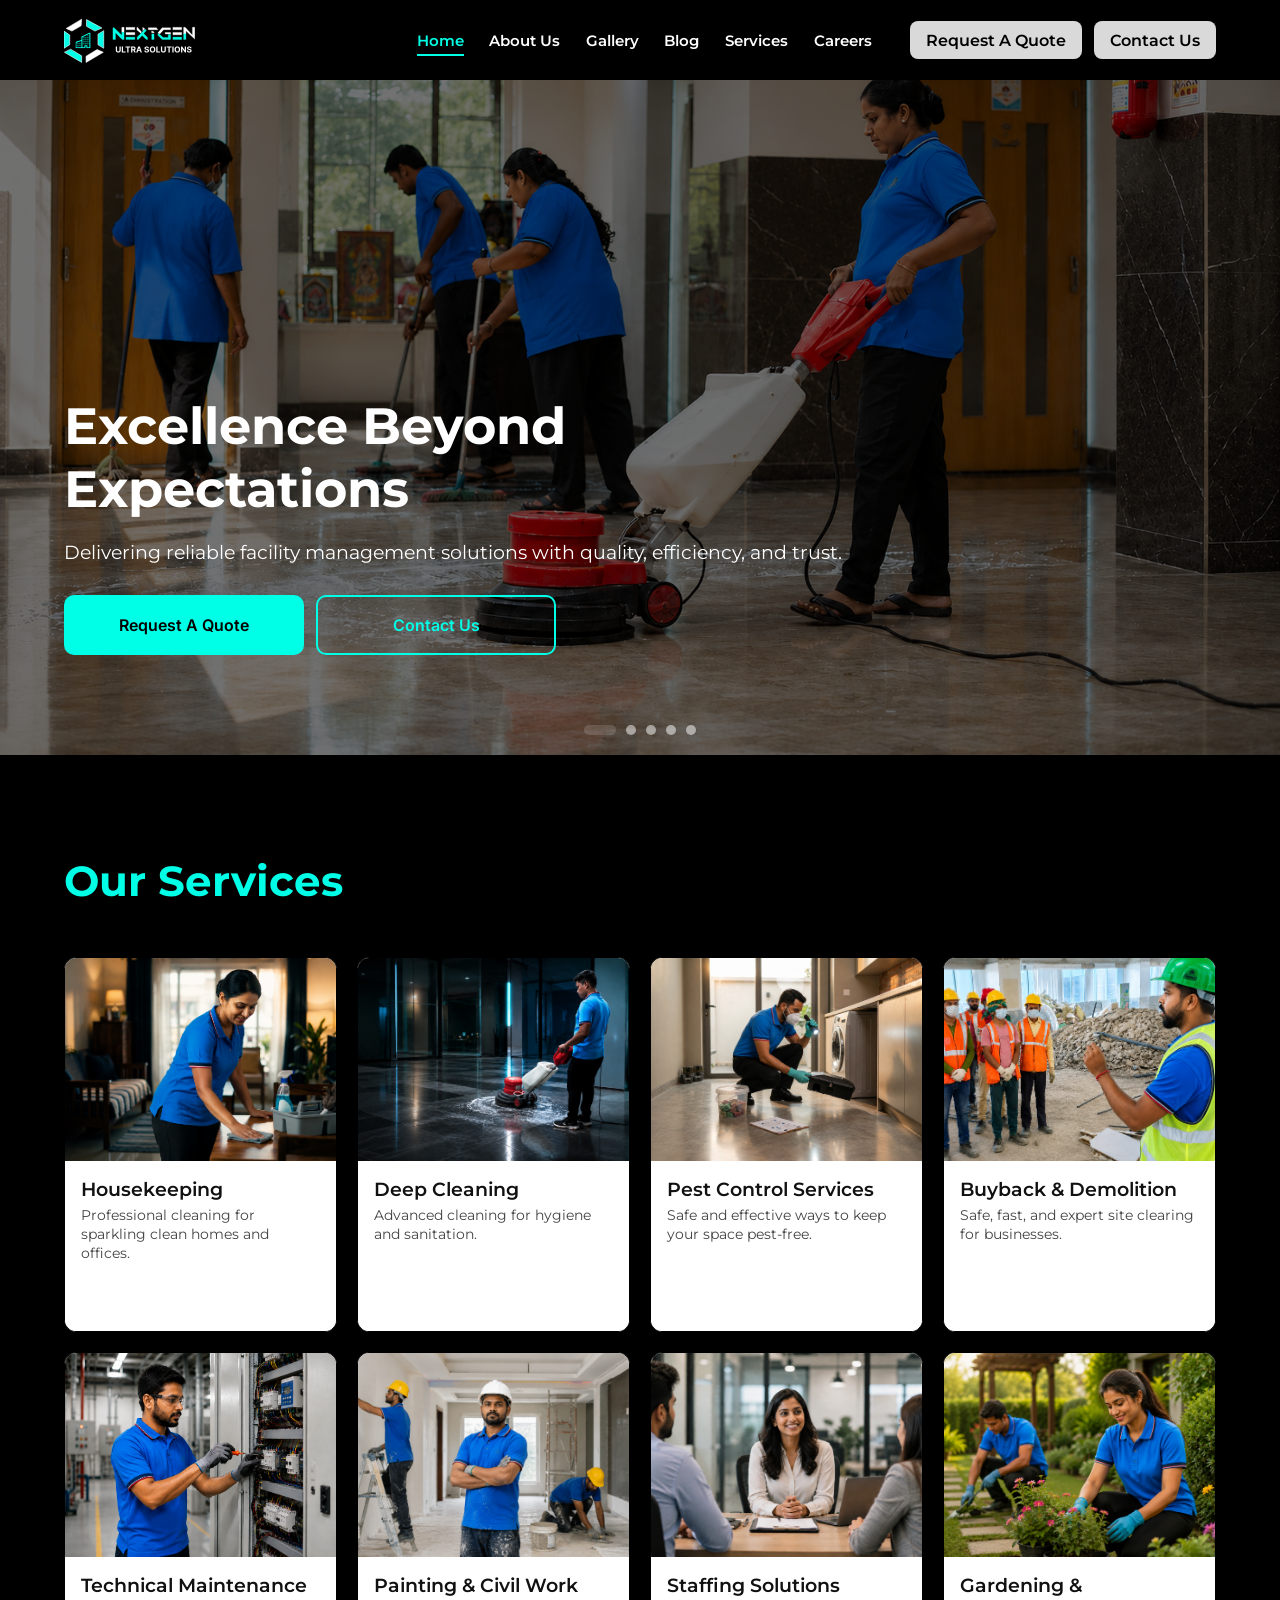
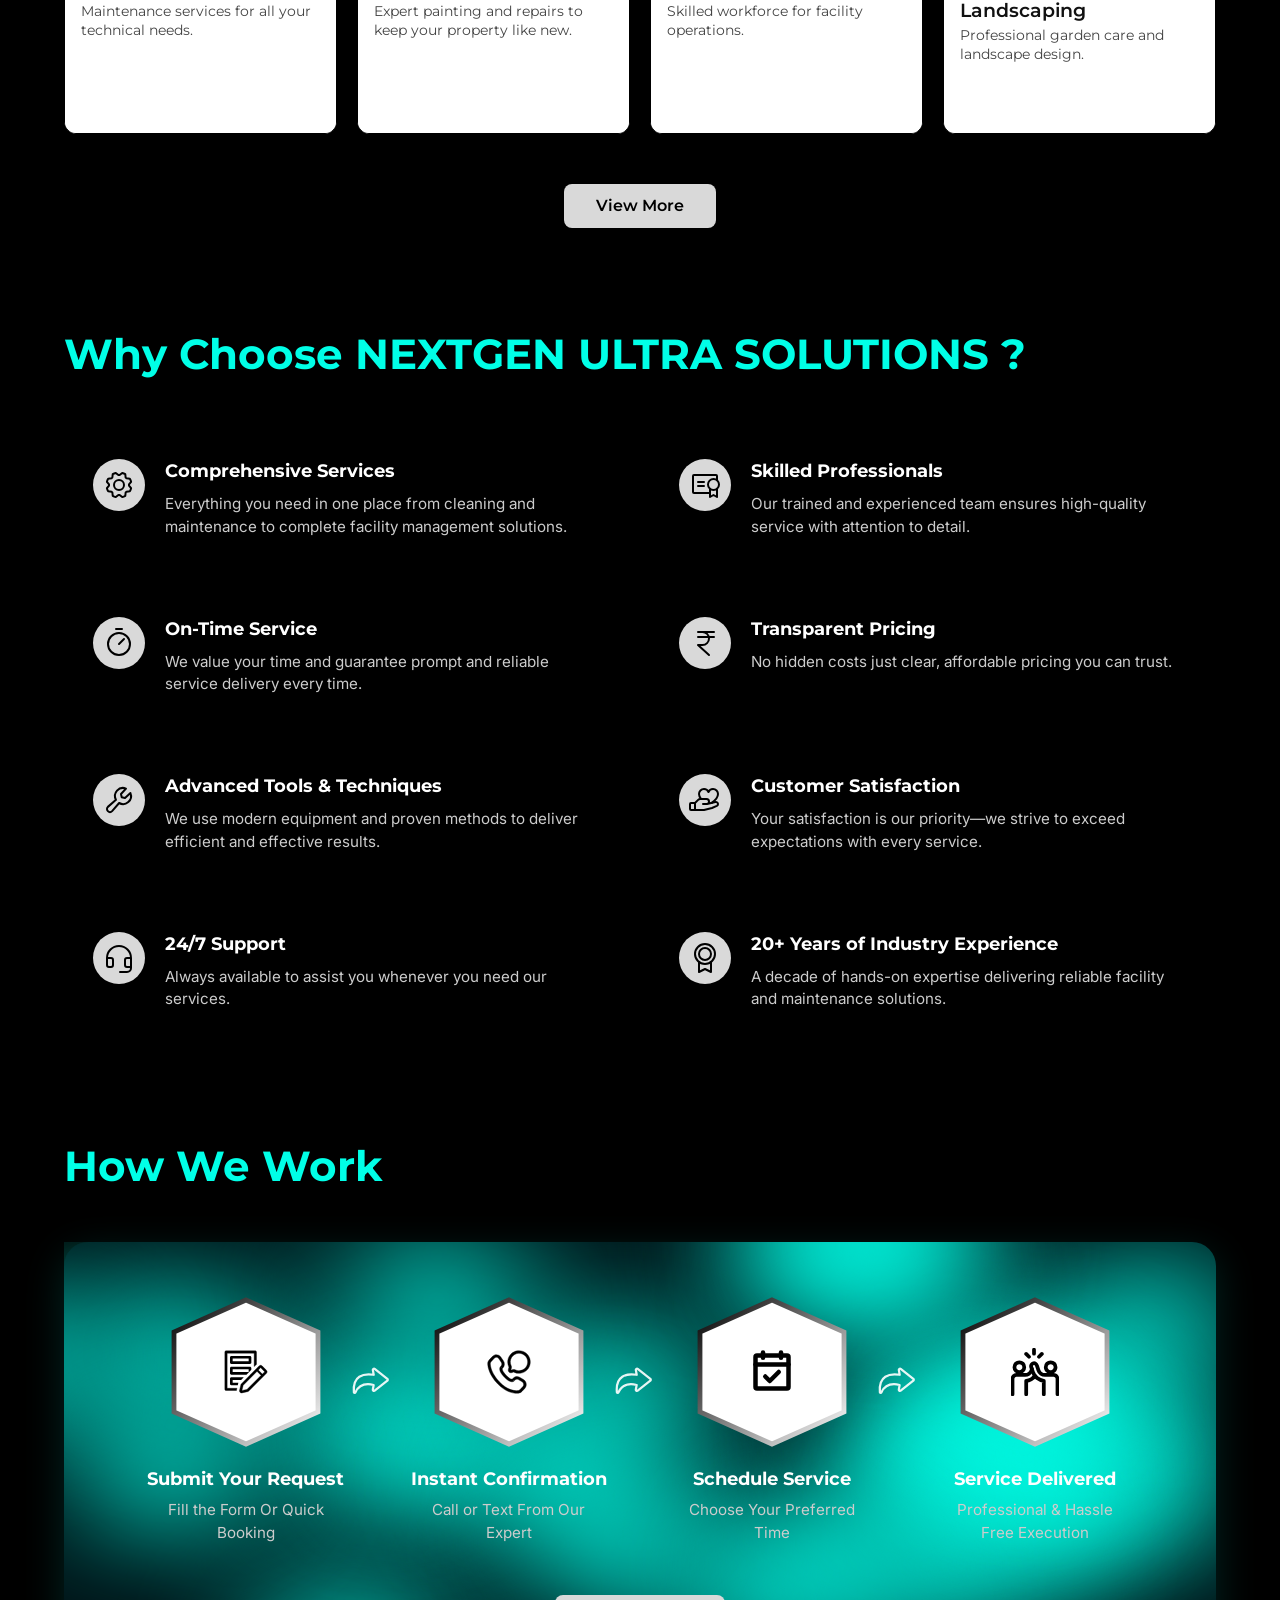
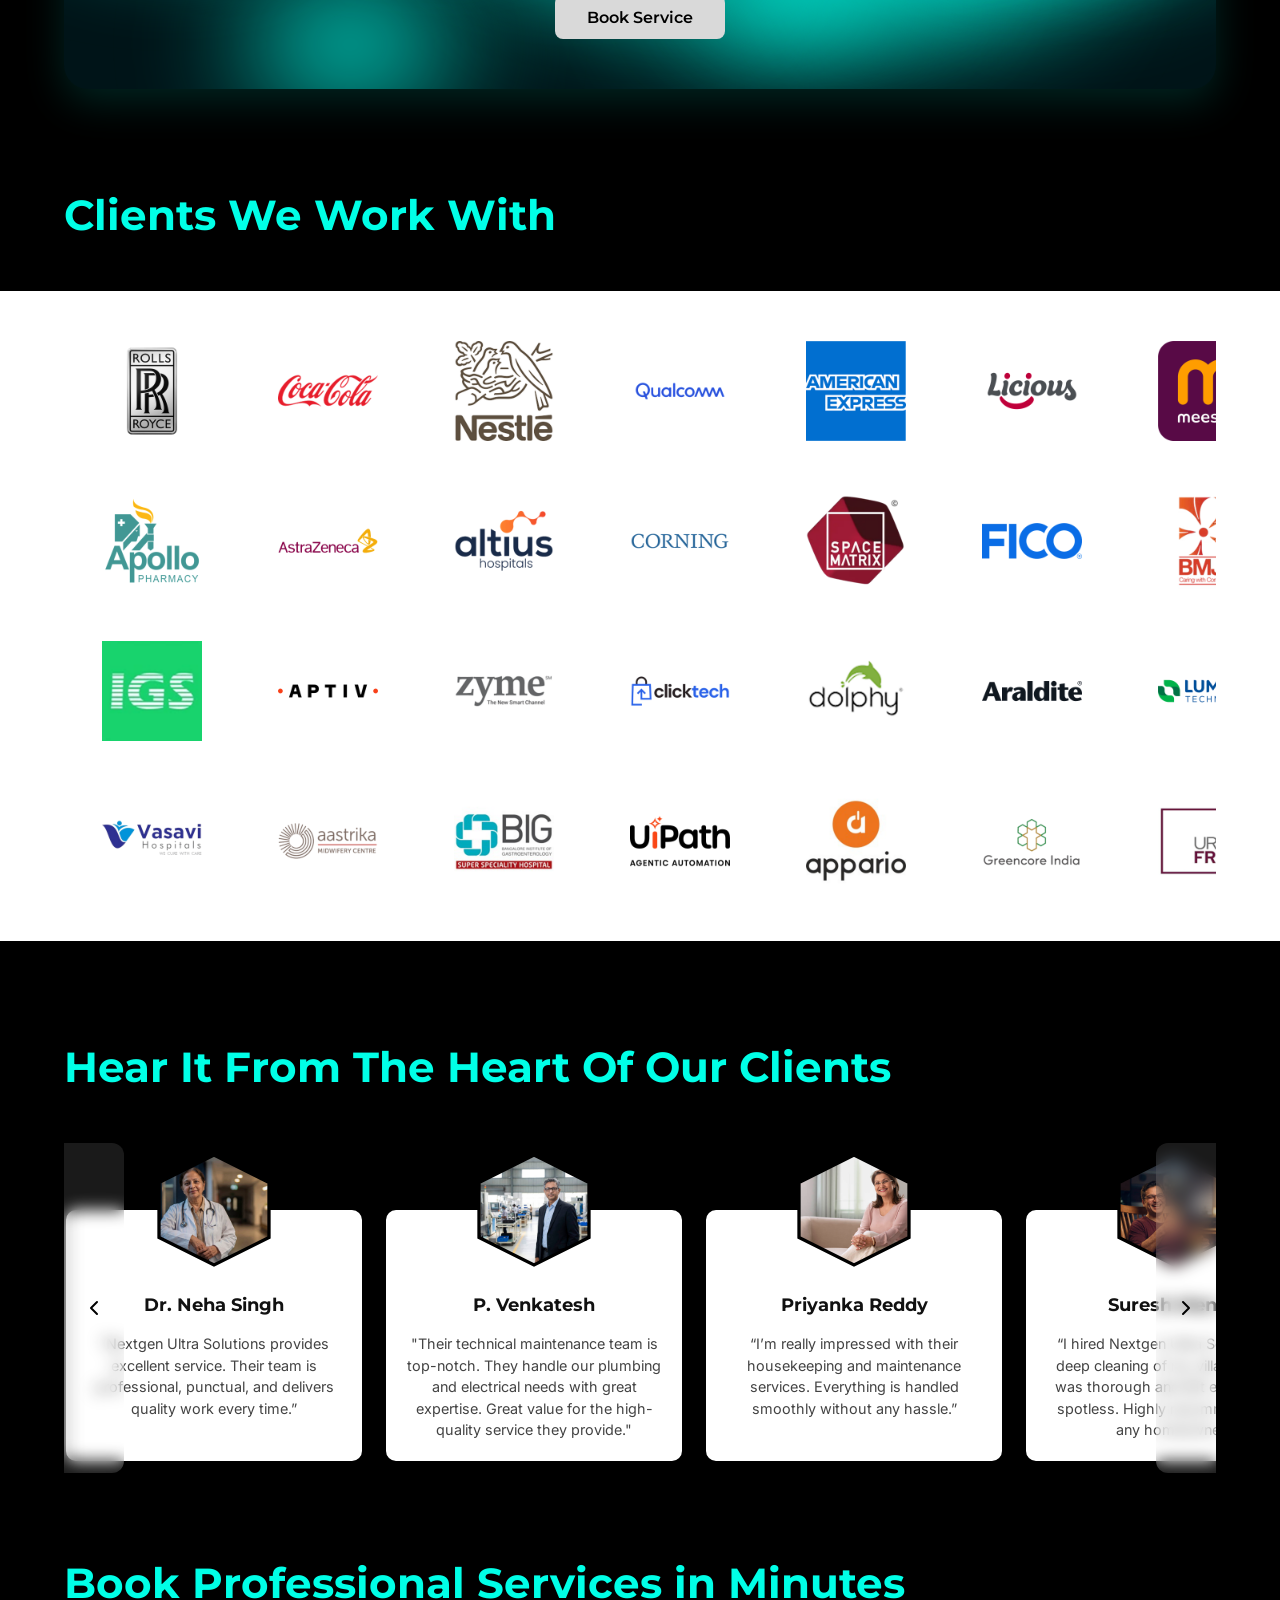
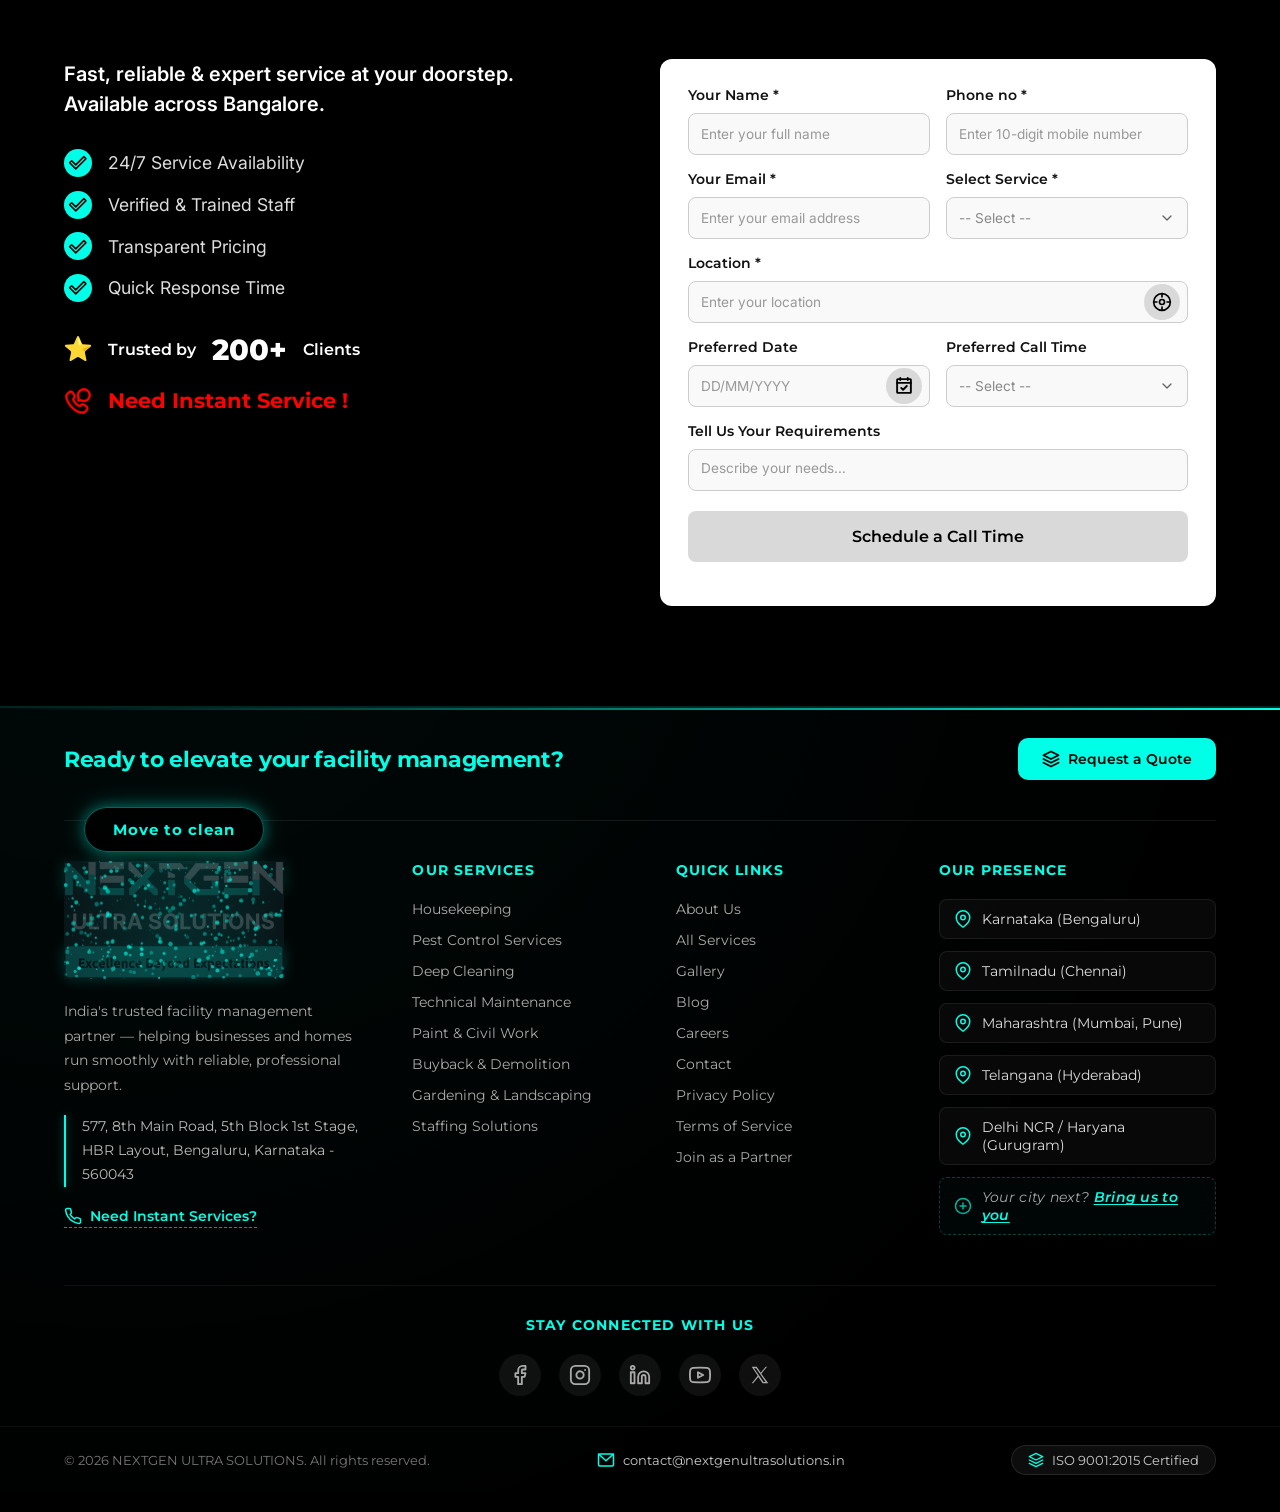
<file: index.html>
<!DOCTYPE html>
<html lang="en">
<head>
  <meta charset="UTF-8">

  <!-- ✅ IMPORTANT FOR RESPONSIVE -->
  <meta name="viewport" content="width=device-width, initial-scale=1.0">

  <title>NEXTGEN ULTRA SOLUTIONS – Home</title>

  <!-- CSS -->
  <link rel="stylesheet" href="style.css">

  <!-- Fonts -->
  <link href="https://fonts.googleapis.com/css2?family=Montserrat:wght@400;600;800&display=swap" rel="stylesheet">
  <link href="https://fonts.googleapis.com/css2?family=Inter:wght@400;600&display=swap" rel="stylesheet">
<style>
    /* Prevent horizontal scroll */
    html, body {
      overflow-x: hidden !important;
      width: 100%;
      max-width: 100vw;
    }
    html {
      scroll-behavior: smooth;
    }
    .hero {
      position: relative;
      padding-top: 80px;
      padding-bottom: clamp(60px, 8vw, 100px);
      height: calc(80px + clamp(520px, 75vh, 800px));
      display: flex;
      align-items: flex-end;
      width: 100%;
      box-sizing: border-box;
    }
    .logo svg {
        display: block;
        height: 45px;
        width: auto;
    }

    /* ---------- PREMIUM CUSTOM SELECT (from Careers page) ---------- */
    .premium-select {
        position: relative;
        font-family: 'Inter', sans-serif;
        user-select: none;
        width: 100%;
    }
    .premium-select__trigger {
        display: flex;
        align-items: center;
        justify-content: space-between;
        padding: 0.55rem 0.75rem;
        border: 1px solid #ccc;
        border-radius: 8px;
        background: #f9f9f9;
        color: #333;
        font-size: 0.85rem;
        cursor: pointer;
        transition: border-color 0.3s, box-shadow 0.3s;
        min-height: 42px;
        box-sizing: border-box;
    }
    .premium-select__trigger:hover {
        border-color: #00FFE7;
    }
    .premium-select.open .premium-select__trigger {
        border-color: #00FFE7;
        box-shadow: 0 0 10px rgba(0, 255, 231, 0.25);
    }
    .premium-select__arrow {
        transition: transform 0.3s ease;
        color: #666;
        flex-shrink: 0;
    }
    .premium-select.open .premium-select__arrow {
        transform: rotate(180deg);
        color: #00FFE7;
    }
    .premium-select__placeholder {
        color: #888;
    }
    .premium-select__options {
        position: absolute;
        left: 0;
        width: 100%;
        background: #fff;
        border: 1px solid #e0e0e0;
        border-radius: 12px;
        box-shadow: 0 10px 30px rgba(0,0,0,0.12);
        padding: 6px 0;
        list-style: none;
        margin: 5px 0 0 0;
        z-index: 1100;   /* ✅ FIX – above navbar (1000) */
        max-height: 240px;
        overflow-y: auto;
        opacity: 0;
        visibility: hidden;
        transform: translateY(-8px);
        transition: opacity 0.25s ease, transform 0.25s ease, visibility 0.25s;
        box-sizing: border-box;
    }
    .premium-select.open .premium-select__options {
        opacity: 1;
        visibility: visible;
        transform: translateY(0);
    }
    .premium-select__option {
        padding: 0.6rem 0.9rem;
        font-size: 0.85rem;
        color: #333;
        cursor: pointer;
        transition: background 0.2s, color 0.2s;
        white-space: nowrap;
        border-left: 3px solid transparent;
    }
    .premium-select__option:hover {
        background: #00FFE7;
        color: #000;
        border-left-color: #000;
    }
    .premium-select__option.selected {
        background: #f0f0f0;
        font-weight: 600;
    }
    .premium-select__options::-webkit-scrollbar {
        width: 6px;
    }
    .premium-select__options::-webkit-scrollbar-track {
        background: transparent;
        border-radius: 10px;
    }
    .premium-select__options::-webkit-scrollbar-thumb {
        background: #ccc;
        border-radius: 10px;
    }
    .premium-select__options::-webkit-scrollbar-thumb:hover {
        background: #00FFE7;
    }

    /* ========== UNIFORM FORM FIELD HEIGHT ========== */
    .form-field input,
    .form-field select,
    .form-field textarea,
    .premium-select__trigger {
      min-height: 42px;
      padding: 0.55rem 0.75rem;
      font-size: 0.85rem;
      line-height: 1.4;
      box-sizing: border-box;
      font-family: 'Inter', sans-serif;
    }
    #requirements {
      overflow-y: hidden;
      resize: none;
    }

    /* ========== PAGE TRANSITION OVERLAY (full from Careers) ========== */
    .page-transition-overlay {
      position: fixed;
      inset: 0;
      background: rgba(0, 0, 0, 0.94);
      z-index: 9999;
      display: flex;
      align-items: center;
      justify-content: center;
      flex-direction: column;
      opacity: 0;
      visibility: hidden;
      pointer-events: none;
      transition: opacity 0.35s cubic-bezier(0.4, 0, 0.2, 1), visibility 0.35s;
      overflow: hidden;
    }
    .page-transition-overlay.active {
      opacity: 1;
      visibility: visible;
      pointer-events: auto;
    }
    .transition-glow {
      position: absolute;
      width: 260px;
      height: 260px;
      border-radius: 50%;
      background: radial-gradient(circle,
          rgba(0, 255, 231, 0.12) 0%,
          rgba(0, 255, 231, 0.03) 45%,
          transparent 70%);
      animation: glowBreathe 2.2s ease-in-out infinite;
    }
    @keyframes glowBreathe {
      0%, 100% { transform: scale(1); opacity: 0.7; }
      50% { transform: scale(1.25); opacity: 1; }
    }
    .transition-particles {
      position: absolute;
      inset: 0;
      pointer-events: none;
      overflow: hidden;
    }
    .transition-particles .particle {
      position: absolute;
      width: 3px;
      height: 3px;
      background: #00FFE7;
      border-radius: 50%;
      opacity: 0;
      animation: floatUp 3s ease-in infinite;
    }
    .particle:nth-child(1){left:15%;bottom:-10px;animation-delay:0s;}
    .particle:nth-child(2){left:30%;bottom:-10px;animation-delay:0.5s;width:2px;height:2px;}
    .particle:nth-child(3){left:50%;bottom:-10px;animation-delay:1.0s;width:4px;height:4px;}
    .particle:nth-child(4){left:65%;bottom:-10px;animation-delay:0.3s;}
    .particle:nth-child(5){left:78%;bottom:-10px;animation-delay:0.8s;width:2px;height:2px;}
    .particle:nth-child(6){left:22%;bottom:-10px;animation-delay:1.4s;width:5px;height:5px;}
    .particle:nth-child(7){left:42%;bottom:-10px;animation-delay:0.15s;width:2px;height:2px;}
    .particle:nth-child(8){left:58%;bottom:-10px;animation-delay:1.1s;width:3px;height:3px;}
    @keyframes floatUp {
      0%{transform:translateY(0) translateX(0) scale(1);opacity:0;}
      15%{opacity:0.9;}
      60%{opacity:0.5;}
      100%{transform:translateY(-105vh) translateX(40px) scale(0.3);opacity:0;}
    }
    .transition-loader {
      position: relative;
      width: 120px;
      height: 120px;
      display: flex;
      align-items: center;
      justify-content: center;
      z-index: 2;
    }
    .loader-ring {
      position: absolute;
      border-radius: 50%;
      pointer-events: none;
      animation-timing-function: linear;
      animation-iteration-count: infinite;
    }
    .ring-1 {
      width: 110px;
      height: 110px;
      border: 2px solid rgba(0, 255, 231, 0.5);
      border-top-color: rgba(0, 255, 231, 0.9);
      border-right-color: transparent;
      border-bottom-color: rgba(0, 255, 231, 0.25);
      animation: spinClockwise 6s linear infinite;
    }
    .ring-2 {
      width: 80px;
      height: 80px;
      border: 2px dashed rgba(0, 255, 231, 0.6);
      border-top-color: rgba(0, 255, 231, 0.95);
      border-left-color: transparent;
      animation: spinCounterClockwise 4.5s linear infinite;
    }
    .ring-3 {
      width: 52px;
      height: 52px;
      border: 2px solid rgba(0, 255, 231, 0.7);
      border-bottom-color: rgba(0, 255, 231, 1);
      border-left-color: transparent;
      border-right-color: transparent;
      animation: spinClockwise 3s linear infinite;
    }
    @keyframes spinClockwise {
      to { transform: rotate(360deg); }
    }
    @keyframes spinCounterClockwise {
      to { transform: rotate(-360deg); }
    }
    .loader-icon {
      z-index: 3;
      display: flex;
      align-items: center;
      justify-content: center;
      animation: iconPulse 1.6s ease-in-out infinite;
    }
    .loader-icon svg {
      display: block;
      filter: drop-shadow(0 0 12px rgba(0,255,231,0.7));
    }
    @keyframes iconPulse {
      0%,100%{transform:scale(1);filter:drop-shadow(0 0 12px rgba(0,255,231,0.7));}
      50%{transform:scale(1.25);filter:drop-shadow(0 0 24px rgba(0,255,231,1));}
    }
    .page-transition-overlay.complete .loader-icon {
      animation: iconBurst 0.35s ease-out forwards;
    }
    @keyframes iconBurst {
      0%{transform:scale(1);filter:drop-shadow(0 0 12px rgba(0,255,231,0.7));}
      50%{transform:scale(1.5);filter:drop-shadow(0 0 35px rgba(0,255,231,1));}
      100%{transform:scale(0.8);filter:drop-shadow(0 0 8px rgba(0,255,231,0.4));opacity:0.6;}
    }
    .transition-text-container {
      position: relative;
      height: 30px;
      display: flex;
      align-items: center;
      justify-content: center;
      margin-top: 28px;
      z-index: 2;
    }
    .transition-text {
      font-family: 'Montserrat', sans-serif;
      font-weight: 600;
      color: #00FFE7;
      font-size: 1rem;
      letter-spacing: 1px;
      position: absolute;
      opacity: 0;
      transform: translateY(8px);
      transition: opacity 0.35s ease, transform 0.35s ease;
      pointer-events: none;
      white-space: nowrap;
    }
    .transition-text.active {
      opacity: 1;
      transform: translateY(0);
    }
    .transition-text.completion-text {
      color: #fff;
      font-size: 1.1rem;
      letter-spacing: 2px;
    }
    .transition-progress {
      position: absolute;
      bottom: 0;
      left: 0;
      width: 100%;
      height: 3px;
      background: rgba(255, 255, 255, 0.06);
      z-index: 5;
    }
    .transition-progress-bar {
      height: 100%;
      width: 0%;
      background: linear-gradient(90deg,
          rgba(0, 255, 231, 0.4) 0%,
          #00FFE7 40%,
          #00FFE7 80%,
          rgba(0, 255, 231, 0.6) 100%);
      box-shadow: 0 0 10px rgba(0, 255, 231, 0.5);
      transition: width 1.25s cubic-bezier(0.22, 0.61, 0.36, 1);
      border-radius: 0 2px 2px 0;
    }
    /* Tighter form spacing */
.booking-form-wrapper {
  padding-bottom: var(--space-md) !important;
}
.booking-form .form-field:last-of-type {
  margin-bottom: 0.25rem;
}
.booking-submit {
  margin-top: 0.25rem !important;
}

/* Branded date input */
input[type="date"] {
  color: #333;
  background: #f9f9f9;
  border: 1px solid #ccc;
  border-radius: 8px;
  font-family: 'Inter', sans-serif;
  font-size: 0.85rem;
  padding: 0.55rem 0.75rem;
  min-height: 42px;
  transition: border-color 0.3s;
}

input[type="date"]:focus {
  border-color: #00FFE7;
  outline: none;
}

/* WebKit calendar picker styling */
input[type="date"]::-webkit-calendar-picker-indicator {
  filter: invert(83%) sepia(39%) saturate(679%) hue-rotate(112deg) brightness(103%) contrast(101%);
  cursor: pointer;
}

/* Make the placeholder text visible (some browsers ignore placeholder on date, but it helps) */
input[type="date"]::-webkit-datetime-edit-fields-wrapper {
  color: #888;
}

/* ---------- PERSONALIZED DATE INPUT ---------- */
.date-input-wrapper {
  position: relative;
  display: flex;
  align-items: center;
  width: 100%;
}

.date-input-wrapper input[type="date"] {
  width: 100%;
  padding-right: 46px;  /* space for the icon button */
  background: #f9f9f9;
  border: 1px solid #ccc;
  border-radius: 8px;
  font-family: 'Inter', sans-serif;
  font-size: 0.85rem;
  color: #333;
  min-height: 42px;
  box-sizing: border-box;
  transition: border-color 0.3s;
}

/* Hide the default browser calendar icon */
.date-input-wrapper input[type="date"]::-webkit-calendar-picker-indicator {
  opacity: 0;
  width: 100%;
  height: 100%;
  position: absolute;
  right: 0;
  top: 0;
  cursor: pointer;
}

/* For Firefox */
.date-input-wrapper input[type="date"] {
  -moz-appearance: textfield;
}

/* Custom icon button (looks exactly like location detect button) */
.date-icon-btn {
  position: absolute;
  right: 8px;
  top: 50%;
  transform: translateY(-50%);
  width: 36px;
  height: 36px;
  border-radius: 50%;
  border: none;
  background: #d9d9d9;
  color: #000;
  display: flex;
  align-items: center;
  justify-content: center;
  cursor: pointer;
  pointer-events: none;  /* clicks pass through to the hidden native picker */
  transition: background 0.3s;
}

.date-icon-btn svg {
  width: 20px;
  height: 20px;
}

.date-input-wrapper:hover .date-icon-btn {
  background: #00FFE7;
}

.date-input-wrapper input[type="date"]:focus {
  border-color: #00FFE7;
  outline: none;
}

/* Placeholder color */
.date-input-wrapper input[type="date"]::-webkit-datetime-edit-fields-wrapper {
  color: #888;
}
.date-input-wrapper input[type="date"]::-webkit-datetime-edit-text,
.date-input-wrapper input[type="date"]::-webkit-datetime-edit-month-field,
.date-input-wrapper input[type="date"]::-webkit-datetime-edit-day-field,
.date-input-wrapper input[type="date"]::-webkit-datetime-edit-year-field {
  color: #888;
}

/* ---------- CUSTOM DATE PICKER ---------- */
.date-input-wrapper {
  position: relative;
  display: flex;
  align-items: center;
  width: 100%;
}

.date-input-wrapper input[type="text"] {
  width: 100%;
  padding-right: 46px;
  background: #f9f9f9;
  border: 1px solid #ccc;
  border-radius: 8px;
  font-family: 'Inter', sans-serif;
  font-size: 0.85rem;
  color: #333;
  min-height: 42px;
  box-sizing: border-box;
  transition: border-color 0.3s;
  cursor: pointer;
}

.date-input-wrapper input[type="text"]:focus {
  border-color: #00FFE7;
  outline: none;
}

.date-icon-btn {
  position: absolute;
  right: 8px;
  top: 50%;
  transform: translateY(-50%);
  width: 36px;
  height: 36px;
  border-radius: 50%;
  border: none;
  background: #d9d9d9;
  color: #000;
  display: flex;
  align-items: center;
  justify-content: center;
  cursor: pointer;
  transition: background 0.3s;
}

.date-input-wrapper:hover .date-icon-btn {
  background: #00FFE7;
}

/* Calendar dropdown */
.custom-calendar {
  display: none;
  position: absolute;
  top: calc(100% + 6px);
  left: 0;
  width: 100%;
  background: #fff;
  border: 1px solid #e0e0e0;
  border-radius: 12px;
  box-shadow: 0 10px 30px rgba(0,0,0,0.12);
  z-index: 1100;
  padding: 12px;
  box-sizing: border-box;
}

.custom-calendar.active {
  display: block;
}

.calendar-header {
  display: flex;
  justify-content: space-between;
  align-items: center;
  margin-bottom: 8px;
}

.cal-nav {
  background: transparent;
  border: none;
  font-size: 1.5rem;
  color: #333;
  cursor: pointer;
  padding: 0 8px;
  transition: color 0.2s;
}

.cal-nav:hover {
  color: #00FFE7;
}

.cal-month-year {
  font-family: 'Montserrat', sans-serif;
  font-weight: 600;
  font-size: 0.95rem;
  color: #111;
}

.calendar-weekdays {
  display: grid;
  grid-template-columns: repeat(7, 1fr);
  text-align: center;
  font-size: 0.75rem;
  font-weight: 600;
  color: #888;
  margin-bottom: 4px;
}

.calendar-days {
  display: grid;
  grid-template-columns: repeat(7, 1fr);
  gap: 4px;
}

.calendar-days span {
  display: flex;
  align-items: center;
  justify-content: center;
  height: 32px;
  border-radius: 8px;
  font-size: 0.85rem;
  color: #333;
  cursor: pointer;
  transition: background 0.2s, color 0.2s;
}

.calendar-days span:hover {
  background: #00FFE7;
  color: #000;
}

.calendar-days span.selected {
  background: #00FFE7;
  color: #000;
  font-weight: 600;
}

.calendar-days span.other-month {
  color: #ccc;
  cursor: default;
}

.calendar-days span.other-month:hover {
  background: transparent;
  color: #ccc;
}

/* ---------- UNIFIED CARD STYLES ---------- */
.unified-card {
  display: flex;
  background: #1a1a1a;
  border-radius: 24px;
  border: 1px solid rgba(255, 255, 255, 0.08);
  box-shadow: 0 25px 50px -12px rgba(0, 0, 0, 0.6);
  overflow: hidden;
  transition: box-shadow 0.3s ease, border-color 0.3s ease;
  width: 100%;
}

.unified-card:hover {
  box-shadow: 0 35px 60px -12px rgba(0, 0, 0, 0.8),
              0 0 20px rgba(0, 255, 231, 0.15);
  border-color: rgba(0, 255, 231, 0.3);
}

/* ---- Left: Brochure ---- */
.unified-left {
  flex: 1;
  display: flex;
  align-items: center;
  justify-content: center;
  padding: 32px 24px;
}

.unified-download-link {
  display: flex;
  flex-direction: column;
  align-items: center;
  text-align: center;
  text-decoration: none;
  color: inherit;
  transition: transform 0.3s ease;
}

.unified-download-link:hover {
  transform: translateY(-2px);
}

.unified-icon {
  color: #00FFE7;
  margin-bottom: 16px;
  transition: transform 0.3s ease;
}

.unified-download-link:hover .unified-icon {
  transform: scale(1.08);
}

.unified-title {
  font-family: 'Montserrat', sans-serif;
  font-weight: 600;
  font-size: 1.1rem;
  color: #f0f0f0;
  margin: 0 0 8px 0;
  letter-spacing: 0.2px;
}

.unified-desc {
  font-family: 'Inter', sans-serif;
  font-size: 0.82rem;
  line-height: 1.5;
  color: #aaa;
  margin: 0 0 20px 0;
  max-width: 250px;
}

.unified-cta {
  display: inline-flex;
  align-items: center;
  gap: 6px;
  font-family: 'Inter', sans-serif;
  font-weight: 600;
  font-size: 0.85rem;
  color: #00FFE7;
  letter-spacing: 0.5px;
  border-bottom: 1px solid transparent;
  padding-bottom: 2px;
  transition: gap 0.3s ease, color 0.3s, border-color 0.3s;
}

.unified-download-link:hover .unified-cta {
  gap: 10px;
  color: #fff;
  border-bottom-color: rgba(0, 255, 231, 0.5);
}

/* ---- Center Divider ---- */
.unified-divider {
  width: 1px;
  background: linear-gradient(
    to bottom,
    transparent,
    rgba(255, 255, 255, 0.1) 20%,
    rgba(255, 255, 255, 0.1) 80%,
    transparent
  );
  flex-shrink: 0;
}

/* ---- Right: Subscribe ---- */
.unified-right {
  flex: 1;
  display: flex;
  flex-direction: column;
  align-items: center;
  text-align: center;
  padding: 32px 24px;
}

.unified-subscribe-icon {
  color: #00FFE7;
  margin-bottom: 12px;
  display: flex;
  justify-content: center;
}

.unified-subscribe-heading {
  font-family: 'Montserrat', sans-serif;
  font-weight: 600;
  font-size: 0.95rem;
  line-height: 1.4;
  color: #f0f0f0;
  margin: 0 0 16px 0;
  max-width: 300px;
}

.unified-subscribe-form {
  width: 100%;
  display: flex;
  flex-direction: column;
  gap: 10px;
  max-width: 320px;
}

.unified-field {
  display: flex;
  align-items: center;
  background: #111;
  border: 1px solid rgba(255, 255, 255, 0.1);
  border-radius: 50px;
  padding: 4px 4px 4px 16px;
  transition: border-color 0.3s, box-shadow 0.3s;
}

.unified-field:focus-within {
  border-color: #00FFE7;
  box-shadow: 0 0 0 3px rgba(0, 255, 231, 0.1);
}

.unified-email-icon {
  color: #666;
  flex-shrink: 0;
  margin-right: 8px;
}

.unified-field input[type="email"] {
  flex: 1;
  border: none;
  outline: none;
  background: transparent;
  font-family: 'Inter', sans-serif;
  font-size: 0.85rem;
  padding: 10px 0;
  color: #f0f0f0;
}

.unified-field input[type="email"]::placeholder {
  color: #777;
}

.unified-subscribe-btn {
  display: inline-flex;
  align-items: center;
  justify-content: center;
  gap: 8px;
  padding: 11px 20px;
  font-family: 'Inter', sans-serif;
  font-weight: 600;
  font-size: 0.85rem;
  letter-spacing: 0.5px;
  background: #000;
  color: #00FFE7;
  border: 1px solid rgba(0, 255, 231, 0.25);
  border-radius: 50px;
  text-decoration: none;
  transition: all 0.35s ease;
  box-shadow: 0 8px 20px rgba(0, 0, 0, 0.5);
  cursor: pointer;
  width: 100%;
  position: relative;
  overflow: hidden;
}

.unified-subscribe-btn::before {
  content: '';
  position: absolute;
  top: 0;
  left: -100%;
  width: 300%;
  height: 100%;
  background: linear-gradient(120deg,
    transparent 0%,
    rgba(0, 255, 231, 0.2) 40%,
    transparent 60%);
  transition: left 0.6s ease;
}

.unified-subscribe-btn:hover::before {
  left: 100%;
}

.unified-subscribe-btn:hover {
  background: #00FFE7;
  color: #000;
  border-color: #00FFE7;
  box-shadow: 0 12px 30px rgba(0, 255, 231, 0.3);
  transform: translateY(-2px);
}

.unified-subscribe-btn:active {
  transform: scale(0.98);
}

.unified-privacy {
  display: flex;
  align-items: center;
  justify-content: center;
  gap: 4px;
  margin: 12px 0 0 0;
  font-family: 'Inter', sans-serif;
  font-size: 0.72rem;
  color: #888;
  line-height: 1.4;
}

.unified-privacy svg {
  flex-shrink: 0;
  color: #00FFE7;
}

/* ---------- RESPONSIVE ---------- */
@media (max-width: 768px) {
  .unified-card {
    flex-direction: column;
  }
  
  .unified-divider {
    width: 100%;
    height: 1px;
    background: linear-gradient(
      to right,
      transparent,
      rgba(255, 255, 255, 0.1) 20%,
      rgba(255, 255, 255, 0.1) 80%,
      transparent
    );
  }
  
  .unified-left,
  .unified-right {
    padding: 28px 20px;
  }
}
/* ========== DYNAMIC GRADIENT BACKGROUND (How We Work) ========== */
.gradient-box {
  position: relative;
  background: #001418;
  border-radius: 24px;
  overflow: hidden;
  isolation: isolate;
}

/* ---- ORB BASE ---- */
.orb {
  position: absolute;
  border-radius: 50%;
  filter: blur(45px);
  pointer-events: none;
  z-index: 0;
  transform: translate(-50%, -50%);   /* center the orb on its left/top coordinates */
  will-change: left, top, transform;
}

/* ---- ORB VARIANTS (same larger size, 80% opacity core) ---- */
.orb--1, .orb--2, .orb--3, .orb--4, .orb--5, .orb--6,
.orb--7, .orb--8, .orb--9, .orb--10, .orb--11, .orb--12,
.orb--13, .orb--14, .orb--15, .orb--16, .orb--17, .orb--18,
.orb--19, .orb--20, .orb--21, .orb--22, .orb--23, .orb--24 {
  width: 38%;
  height: 38%;
  background: radial-gradient(circle,
    rgba(0,255,231,0.8) 0%,
    rgba(0,255,231,0.3) 40%,
    transparent 70%);
}

/* Keep content above the orbs */
.gradient-box > *:not(.orb) {
  position: relative;
  z-index: 1;
}

/* ---------- SUBSCRIBE EMAIL FIELD – transparent, no autofill rectangle ---------- */
.unified-right .unified-field {
  background: transparent !important;   /* removes the dark rectangle */
}

/* Override browser autofill styles inside the subscribe field */
.unified-right .unified-field input:-webkit-autofill,
.unified-right .unified-field input:-webkit-autofill:hover,
.unified-right .unified-field input:-webkit-autofill:focus,
.unified-right .unified-field input:-webkit-autofill:active {
  -webkit-box-shadow: 0 0 0 30px transparent inset !important;  /* no colored overlay */
  -webkit-text-fill-color: #f0f0f0 !important;                  /* keep text light */
  transition: background-color 5000s ease-in-out 0s;            /* prevent flash */
}
</style>
</head>

<body>
  <!-- ================= PAGE TRANSITION OVERLAY ================= -->
    <div class="page-transition-overlay" id="pageTransitionOverlay">
        <div class="transition-glow"></div>
        <div class="transition-particles">
            <span class="particle"></span>
            <span class="particle"></span>
            <span class="particle"></span>
            <span class="particle"></span>
            <span class="particle"></span>
            <span class="particle"></span>
            <span class="particle"></span>
            <span class="particle"></span>
        </div>
        <div class="transition-loader">
            <div class="loader-ring ring-1"></div>
            <div class="loader-ring ring-2"></div>
            <div class="loader-ring ring-3"></div>
            <div class="loader-icon">
                <svg width="36" height="41" viewBox="0 0 68 77" fill="none" xmlns="http://www.w3.org/2000/svg">
                    <g clip-path="url(#loaderIconClip)">
                        <g clip-path="url(#loaderIconClip2)">
                            <path d="M44.7138 24.7757C44.8369 24.8518 44.9384 24.958 45.0089 25.0844C45.0794 25.2107 45.1164 25.353 45.1165 25.4977V50.9813C45.1165 51.2066 45.027 51.4227 44.8677 51.582C44.7084 51.7413 44.4923 51.8308 44.267 51.8308H39.1703C38.945 51.8308 38.7289 51.7413 38.5696 51.582C38.4103 51.4227 38.3208 51.2066 38.3208 50.9813V48.433H36.6219V50.9813C36.6219 51.2066 36.5324 51.4227 36.3731 51.582C36.2138 51.7413 35.9977 51.8308 35.7725 51.8308H20.4823C20.257 51.8308 20.0409 51.7413 19.8816 51.582C19.7223 51.4227 19.6328 51.2066 19.6328 50.9813V41.6373C19.6329 41.4591 19.6891 41.2855 19.7934 41.141C19.8977 40.9964 20.0448 40.8884 20.2138 40.8321L29.8263 37.6279V32.2933C29.8263 32.1357 29.8701 31.9812 29.9529 31.8471C30.0358 31.713 30.1543 31.6045 30.2952 31.5339L43.8864 24.7383C44.0161 24.6734 44.1602 24.6428 44.305 24.6493C44.4498 24.6558 44.5906 24.6993 44.7138 24.7757ZM29.8263 39.4186L21.3317 42.2489V50.1319H29.8263V39.4186ZM31.5252 50.1319H34.923V47.5835C34.923 47.3582 35.0125 47.1422 35.1718 46.9829C35.3311 46.8236 35.5472 46.7341 35.7725 46.7341H39.1703C39.3956 46.7341 39.6116 46.8236 39.7709 46.9829C39.9302 47.1422 40.0197 47.3582 40.0197 47.5835V50.1319H43.4175V26.8721L31.5252 32.8183V50.1319Z" fill="#00FFE7"/>
                            <path d="M23.0312 43.3335H24.7302V45.0324H23.0312V43.3335ZM26.4291 43.3335H28.128V45.0324H26.4291V43.3335ZM23.0312 46.7313H24.7302V48.4302H23.0312V46.7313ZM26.4291 46.7313H28.128V48.4302H26.4291V46.7313ZM33.2247 39.9356H34.9236V41.6346H33.2247V39.9356ZM36.6225 39.9356H38.3214V41.6346H36.6225V39.9356ZM33.2247 43.3335H34.9236V45.0324H33.2247V43.3335ZM36.6225 43.3335H38.3214V45.0324H36.6225V43.3335ZM40.0203 39.9356H41.7193V41.6346H40.0203V39.9356ZM40.0203 43.3335H41.7193V45.0324H40.0203V43.3335ZM33.2247 36.5378H34.9236V38.2367H33.2247V36.5378ZM36.6225 36.5378H38.3214V38.2367H36.6225V36.5378ZM40.0203 36.5378H41.7193V38.2367H40.0203V36.5378ZM33.2247 33.14H34.9236V34.8389H33.2247V33.14ZM36.6225 33.14H38.3214V34.8389H36.6225V33.14ZM40.0203 33.14H41.7193V34.8389H40.0203V33.14ZM40.0203 29.7422H41.7193V31.4411H40.0203V29.7422Z" fill="#00FFE7"/>
                        </g>
                        <path d="M13.5913 22.3869L3.77539 17.8565L30.2029 2L29.2852 13.3261L13.5913 22.3869Z" fill="white" stroke="white"/>
                        <path d="M38.5078 14.0839V2.75781L64.9353 17.1042L52.8542 22.3897L38.5078 14.0839Z" fill="#00FFE7" stroke="white"/>
                        <path d="M67.9565 21.6328L58.1406 27.6734V45.7951L67.9565 51.8357V21.6328Z" fill="#00FFE7" stroke="white"/>
                        <path d="M56.6307 54.0938L37.7539 65.4198V75.9908L67.2017 58.6242L56.6307 54.0938Z" fill="white" stroke="white"/>
                        <path d="M30.2036 64.6776L11.3269 53.3516L0.755859 58.6371L30.2036 76.0037V64.6776Z" fill="#00FFE7" stroke="white"/>
                        <path d="M9.81592 29.1785L0 22.3828V51.8306L9.81592 45.79V29.1785Z" fill="#00FFE7" stroke="white"/>
                    </g>
                    <defs>
                        <clipPath id="loaderIconClip"><rect width="68" height="77" fill="white"/></clipPath>
                        <clipPath id="loaderIconClip2"><rect width="27.1826" height="27.1826" fill="white" transform="translate(19.6328 24.6484)"/></clipPath>
                    </defs>
                </svg>
            </div>
        </div>
        <div class="transition-text-container">
            <span class="transition-text active" data-index="0">Preparing your quote…</span>
            <span class="transition-text" data-index="1">Customizing your options…</span>
            <span class="transition-text" data-index="2">Almost ready…</span>
            <span class="transition-text completion-text">✓ Ready!</span>
        </div>
        <div class="transition-progress">
            <div class="transition-progress-bar" id="transitionProgressBar"></div>
        </div>
    </div>

    <!-- ================= REUSABLE LOADING OVERLAY (minimal, global JS injects text/progress) ================= -->
    <div class="page-transition-overlay" id="loadingOverlay" style="display: none;">
        <div class="transition-glow"></div>
        <div class="transition-particles">
            <span class="particle"></span>
            <span class="particle"></span>
            <span class="particle"></span>
            <span class="particle"></span>
            <span class="particle"></span>
            <span class="particle"></span>
            <span class="particle"></span>
            <span class="particle"></span>
        </div>
        <div class="transition-loader">
            <div class="loader-ring ring-1"></div>
            <div class="loader-ring ring-2"></div>
            <div class="loader-ring ring-3"></div>
            <div class="loader-icon">
                <svg width="36" height="41" viewBox="0 0 68 77" fill="none" xmlns="http://www.w3.org/2000/svg">
                    <g clip-path="url(#loaderIconClipReuse)">
                        <g clip-path="url(#loaderIconClipReuse2)">
                            <path d="M44.7138 24.7757C44.8369 24.8518 44.9384 24.958 45.0089 25.0844C45.0794 25.2107 45.1164 25.353 45.1165 25.4977V50.9813C45.1165 51.2066 45.027 51.4227 44.8677 51.582C44.7084 51.7413 44.4923 51.8308 44.267 51.8308H39.1703C38.945 51.8308 38.7289 51.7413 38.5696 51.582C38.4103 51.4227 38.3208 51.2066 38.3208 50.9813V48.433H36.6219V50.9813C36.6219 51.2066 36.5324 51.4227 36.3731 51.582C36.2138 51.7413 35.9977 51.8308 35.7725 51.8308H20.4823C20.257 51.8308 20.0409 51.7413 19.8816 51.582C19.7223 51.4227 19.6328 51.2066 19.6328 50.9813V41.6373C19.6329 41.4591 19.6891 41.2855 19.7934 41.141C19.8977 40.9964 20.0448 40.8884 20.2138 40.8321L29.8263 37.6279V32.2933C29.8263 32.1357 29.8701 31.9812 29.9529 31.8471C30.0358 31.713 30.1543 31.6045 30.2952 31.5339L43.8864 24.7383C44.0161 24.6734 44.1602 24.6428 44.305 24.6493C44.4498 24.6558 44.5906 24.6993 44.7138 24.7757ZM29.8263 39.4186L21.3317 42.2489V50.1319H29.8263V39.4186ZM31.5252 50.1319H34.923V47.5835C34.923 47.3582 35.0125 47.1422 35.1718 46.9829C35.3311 46.8236 35.5472 46.7341 35.7725 46.7341H39.1703C39.3956 46.7341 39.6116 46.8236 39.7709 46.9829C39.9302 47.1422 40.0197 47.3582 40.0197 47.5835V50.1319H43.4175V26.8721L31.5252 32.8183V50.1319Z" fill="#00FFE7"/>
                            <path d="M23.0312 43.3335H24.7302V45.0324H23.0312V43.3335ZM26.4291 43.3335H28.128V45.0324H26.4291V43.3335ZM23.0312 46.7313H24.7302V48.4302H23.0312V46.7313ZM26.4291 46.7313H28.128V48.4302H26.4291V46.7313ZM33.2247 39.9356H34.9236V41.6346H33.2247V39.9356ZM36.6225 39.9356H38.3214V41.6346H36.6225V39.9356ZM33.2247 43.3335H34.9236V45.0324H33.2247V43.3335ZM36.6225 43.3335H38.3214V45.0324H36.6225V43.3335ZM40.0203 39.9356H41.7193V41.6346H40.0203V39.9356ZM40.0203 43.3335H41.7193V45.0324H40.0203V43.3335ZM33.2247 36.5378H34.9236V38.2367H33.2247V36.5378ZM36.6225 36.5378H38.3214V38.2367H36.6225V36.5378ZM40.0203 36.5378H41.7193V38.2367H40.0203V36.5378ZM33.2247 33.14H34.9236V34.8389H33.2247V33.14ZM36.6225 33.14H38.3214V34.8389H36.6225V33.14ZM40.0203 33.14H41.7193V34.8389H40.0203V33.14ZM40.0203 29.7422H41.7193V31.4411H40.0203V29.7422Z" fill="#00FFE7"/>
                        </g>
                        <path d="M13.5913 22.3869L3.77539 17.8565L30.2029 2L29.2852 13.3261L13.5913 22.3869Z" fill="white" stroke="white"/>
                        <path d="M38.5078 14.0839V2.75781L64.9353 17.1042L52.8542 22.3897L38.5078 14.0839Z" fill="#00FFE7" stroke="white"/>
                        <path d="M67.9565 21.6328L58.1406 27.6734V45.7951L67.9565 51.8357V21.6328Z" fill="#00FFE7" stroke="white"/>
                        <path d="M56.6307 54.0938L37.7539 65.4198V75.9908L67.2017 58.6242L56.6307 54.0938Z" fill="white" stroke="white"/>
                        <path d="M30.2036 64.6776L11.3269 53.3516L0.755859 58.6371L30.2036 76.0037V64.6776Z" fill="#00FFE7" stroke="white"/>
                        <path d="M9.81592 29.1785L0 22.3828V51.8306L9.81592 45.79V29.1785Z" fill="#00FFE7" stroke="white"/>
                    </g>
                    <defs>
                        <clipPath id="loaderIconClipReuse"><rect width="68" height="77" fill="white"/></clipPath>
                        <clipPath id="loaderIconClipReuse2"><rect width="27.1826" height="27.1826" fill="white" transform="translate(19.6328 24.6484)"/></clipPath>
                    </defs>
                </svg>
            </div>
        </div>
    </div>


<!-- ================= NAVBAR ================= -->
<nav class="navbar">
  <div class="container nav-container">

    <div class="logo">
    <svg width="224" height="77" viewBox="0 0 224 77" ...>
        <!-- all the SVG paths and definitions -->
         <svg width="224" height="77" viewBox="0 0 224 77" fill="none" xmlns="http://www.w3.org/2000/svg">
<g clip-path="url(#clip0_290_100)">
<g filter="url(#filter0_i_290_100)">
<path d="M160.658 29.3967V26.0469L163.945 28.0568L169.86 33.4165H178.405V28.0568H182.348V29.9714V32.5561V34.7564V36.7663H167.888L160.658 29.3967Z" fill="#00FFE7"/>
</g>
<path d="M160.658 29.3967V26.0469L163.945 28.0568L169.86 33.4165H178.405V28.0568H182.348V29.9714V32.5561V34.7564V36.7663H167.888L160.658 29.3967Z" stroke="#00FFE7" stroke-width="0.5"/>
<g filter="url(#filter1_i_290_100)">
<path d="M163.945 27.3913L160.658 25.3814L167.888 16.6719H182.348V20.0217H170.517L163.945 27.3913Z" fill="white"/>
</g>
<path d="M163.945 27.3913L160.658 25.3814L167.888 16.6719H182.348V20.0217H170.517L163.945 27.3913Z" stroke="white" stroke-width="0.35"/>
<g filter="url(#filter2_i_290_100)">
<path d="M173.146 27.3908V24.7109H182.348V27.3908H173.146Z" fill="white"/>
</g>
<path d="M173.146 27.3908V24.7109H182.348V27.3908H173.146Z" stroke="white" stroke-width="0.5"/>
<g filter="url(#filter3_i_290_100)">
<path d="M154.084 27.3906H150.141V36.7701H154.084V27.3906Z" fill="#00FFE7"/>
</g>
<path d="M154.084 27.3906H150.141V36.7701H154.084V27.3906Z" stroke="#00FFE7" stroke-width="0.5"/>
<g filter="url(#filter4_i_290_100)">
<path d="M150.141 25.3811V22.0312L154.084 24.0411V25.3811H150.141Z" fill="white"/>
</g>
<path d="M150.141 25.3811V22.0312L154.084 24.0411V25.3811H150.141Z" stroke="white" stroke-width="0.75"/>
<g filter="url(#filter5_i_290_100)">
<path d="M144.227 20.0217V16.6719H158.029L160.658 20.0217H144.227Z" fill="white"/>
</g>
<path d="M144.227 20.0217V16.6719H158.029L160.658 20.0217H144.227Z" stroke="white" stroke-width="0.5"/>
<g filter="url(#filter6_i_290_100)">
<path d="M138.759 19L125.168 32.7489V36.7687H127.14L133.713 30.0691L140.943 36.7687H142.914V33.4189L136.342 26.7193L140.943 21.3595L138.759 19Z" fill="#00FFE7"/>
</g>
<path d="M138.759 19L125.168 32.7489V36.7687H127.14L133.713 30.0691L140.943 36.7687H142.914V33.4189L136.342 26.7193L140.943 21.3595L138.759 19Z" stroke="#00FFE7" stroke-width="0.5"/>
<g filter="url(#filter7_i_290_100)">
<path d="M134.758 16V21.8376L138.258 18.5L134.758 16Z" fill="white"/>
</g>
<path d="M134.758 16V21.8376L138.258 18.5L134.758 16Z" stroke="white" stroke-width="0.5"/>
<g filter="url(#filter8_i_290_100)">
<path d="M124.51 20.6897V16H125.824L133.054 24.0396L131.083 26.0495L124.51 20.6897Z" fill="white"/>
</g>
<g filter="url(#filter9_i_290_100)">
<path d="M121.223 16H106.105V20.0198H121.223V16Z" fill="white"/>
</g>
<path d="M121.223 16H106.105V20.0198H121.223V16Z" stroke="white" stroke-width="0.5"/>
<g filter="url(#filter10_i_290_100)">
<path d="M121.223 24.7109H106.105V28.7307H121.223V24.7109Z" fill="white"/>
</g>
<path d="M121.223 24.7109H106.105V28.7307H121.223V24.7109Z" stroke="white" stroke-width="0.5"/>
<g filter="url(#filter11_i_290_100)">
<path d="M121.223 32.75H106.105V36.7698H121.223V32.75Z" fill="#00FFE7"/>
</g>
<path d="M121.223 32.75H106.105V36.7698H121.223V32.75Z" stroke="#00FFE7" stroke-width="0.5"/>
<g filter="url(#filter12_i_290_100)">
<path d="M201.41 16H186.293V20.0198H201.41V16Z" fill="white"/>
</g>
<path d="M201.41 16H186.293V20.0198H201.41V16Z" stroke="white" stroke-width="0.5"/>
<g filter="url(#filter13_i_290_100)">
<path d="M201.41 24.7109H186.293V28.7307H201.41V24.7109Z" fill="white"/>
</g>
<path d="M201.41 24.7109H186.293V28.7307H201.41V24.7109Z" stroke="white" stroke-width="0.5"/>
<g filter="url(#filter14_i_290_100)">
<path d="M201.41 32.75H186.293V36.7698H201.41V32.75Z" fill="#00FFE7"/>
</g>
<path d="M201.41 32.75H186.293V36.7698H201.41V32.75Z" stroke="#00FFE7" stroke-width="0.5"/>
<g filter="url(#filter15_i_290_100)">
<path d="M98.875 16V24.0396L102.819 25.1495V16H98.875Z" fill="white"/>
</g>
<path d="M98.875 16V24.0396L102.819 25.1495V16H98.875Z" stroke="white" stroke-width="0.5"/>
<g filter="url(#filter16_i_290_100)">
<path d="M207.326 16H204.697V27.2299H208.641V22.0297L216.2 29.0643L223.758 36.0989V16H219.815V29.3993L207.326 16Z" fill="white"/>
</g>
<path d="M207.326 16H204.697V27.2299H208.641V22.0297L216.2 29.0643L223.758 36.0989V16H219.815V29.3993L207.326 16Z" stroke="white" stroke-width="0.5"/>
<g filter="url(#filter17_i_290_100)">
<path d="M208.641 37.0026H204.697V27.6468C205.223 26.5749 207.545 27.3998 208.641 27.6231V37.0026Z" fill="#00FFE7"/>
</g>
<path d="M208.641 37.0026H204.697V27.6468C205.223 26.5749 207.545 27.3998 208.641 27.6231V37.0026Z" stroke="#00FFE7" stroke-width="0.5"/>
<g filter="url(#filter18_i_290_100)">
<path d="M83.7578 16.6719V36.7708H88.1009V25.1186L99.5324 36.7708H102.819V25.1186C102.819 24.0415 100.19 23.6429 98.8752 24.0415V29.4012L85.7296 16.6719H83.7578Z" fill="#00FFE7"/>
</g>
<path d="M83.7578 16.6719V36.7708H88.1009V25.1186L99.5324 36.7708H102.819V25.1186C102.819 24.0415 100.19 23.6429 98.8752 24.0415V29.4012L85.7296 16.6719H83.7578Z" stroke="#00FFE7" stroke-width="0.5"/>
<path d="M94.9318 48.8182H97.0845V55.4304C97.0845 56.1728 96.9072 56.8224 96.5526 57.3793C96.2012 57.9361 95.709 58.3703 95.076 58.6818C94.4429 58.9901 93.7055 59.1442 92.8636 59.1442C92.0185 59.1442 91.2794 58.9901 90.6463 58.6818C90.0133 58.3703 89.5211 57.9361 89.1697 57.3793C88.8184 56.8224 88.6428 56.1728 88.6428 55.4304V48.8182H90.7955V55.2464C90.7955 55.6342 90.88 55.9789 91.049 56.2805C91.2214 56.5821 91.4633 56.8191 91.7749 56.9915C92.0864 57.1638 92.4493 57.25 92.8636 57.25C93.2813 57.25 93.6442 57.1638 93.9524 56.9915C94.264 56.8191 94.5043 56.5821 94.6733 56.2805C94.8456 55.9789 94.9318 55.6342 94.9318 55.2464V48.8182ZM98.8556 59V48.8182H101.008V57.2251H105.373V59H98.8556ZM105.14 50.593V48.8182H113.502V50.593H110.385V59H108.257V50.593H105.14ZM114.879 59V48.8182H118.896C119.665 48.8182 120.321 48.9557 120.865 49.2308C121.412 49.5026 121.828 49.8887 122.113 50.3892C122.401 50.8864 122.545 51.4714 122.545 52.1442C122.545 52.8203 122.399 53.402 122.108 53.8892C121.816 54.3731 121.394 54.7443 120.84 55.0028C120.29 55.2614 119.624 55.3906 118.841 55.3906H116.152V53.6605H118.493C118.904 53.6605 119.246 53.6042 119.518 53.4915C119.789 53.3788 119.992 53.2098 120.124 52.9844C120.26 52.759 120.328 52.4789 120.328 52.1442C120.328 51.8061 120.26 51.5211 120.124 51.2891C119.992 51.0571 119.788 50.8814 119.513 50.7621C119.241 50.6394 118.898 50.5781 118.483 50.5781H117.032V59H114.879ZM120.378 54.3665L122.908 59H120.532L118.056 54.3665H120.378ZM125.822 59H123.515L127.03 48.8182H129.804L133.314 59H131.007L128.456 51.1449H128.377L125.822 59ZM125.677 54.9979H131.126V56.6783H125.677V54.9979ZM143.303 51.7464C143.263 51.3454 143.092 51.0339 142.791 50.8118C142.489 50.5897 142.08 50.4787 141.563 50.4787C141.212 50.4787 140.915 50.5284 140.673 50.6278C140.431 50.724 140.245 50.8582 140.116 51.0305C139.99 51.2029 139.927 51.3984 139.927 51.6172C139.921 51.7995 139.959 51.9586 140.042 52.0945C140.128 52.2304 140.245 52.348 140.395 52.4474C140.544 52.5436 140.716 52.6281 140.912 52.701C141.107 52.7706 141.316 52.8303 141.538 52.88L142.453 53.0987C142.897 53.1982 143.305 53.3307 143.676 53.4964C144.047 53.6622 144.368 53.866 144.64 54.108C144.912 54.3499 145.123 54.6349 145.272 54.9631C145.424 55.2912 145.502 55.6674 145.505 56.0916C145.502 56.7147 145.343 57.255 145.028 57.7124C144.717 58.1664 144.266 58.5194 143.676 58.7713C143.089 59.0199 142.382 59.1442 141.553 59.1442C140.731 59.1442 140.015 59.0182 139.405 58.7663C138.799 58.5144 138.325 58.1416 137.983 57.6477C137.645 57.1506 137.468 56.5357 137.451 55.8033H139.534C139.558 56.1446 139.655 56.4297 139.828 56.6584C140.003 56.8838 140.237 57.0545 140.529 57.1705C140.824 57.2831 141.157 57.3395 141.528 57.3395C141.893 57.3395 142.209 57.2865 142.478 57.1804C142.749 57.0743 142.96 56.9268 143.109 56.7379C143.258 56.549 143.333 56.3319 143.333 56.0866C143.333 55.858 143.265 55.6657 143.129 55.5099C142.996 55.3542 142.801 55.2216 142.542 55.1122C142.287 55.0028 141.974 54.9034 141.603 54.8139L140.494 54.5355C139.636 54.3267 138.958 54.0002 138.461 53.5561C137.963 53.112 137.717 52.5137 137.72 51.7614C137.717 51.1449 137.881 50.6063 138.212 50.1456C138.547 49.6849 139.006 49.3253 139.589 49.0668C140.172 48.8082 140.835 48.679 141.578 48.679C142.333 48.679 142.993 48.8082 143.556 49.0668C144.123 49.3253 144.564 49.6849 144.879 50.1456C145.194 50.6063 145.356 51.1399 145.366 51.7464H143.303ZM156.31 53.9091C156.31 55.0194 156.099 55.964 155.678 56.7429C155.261 57.5218 154.691 58.1167 153.968 58.5277C153.249 58.9354 152.44 59.1392 151.542 59.1392C150.637 59.1392 149.825 58.9337 149.106 58.5227C148.387 58.1117 147.818 57.5168 147.401 56.7379C146.983 55.959 146.774 55.0161 146.774 53.9091C146.774 52.7988 146.983 51.8542 147.401 51.0753C147.818 50.2964 148.387 49.7031 149.106 49.2955C149.825 48.8845 150.637 48.679 151.542 48.679C152.44 48.679 153.249 48.8845 153.968 49.2955C154.691 49.7031 155.261 50.2964 155.678 51.0753C156.099 51.8542 156.31 52.7988 156.31 53.9091ZM154.127 53.9091C154.127 53.1899 154.02 52.5833 153.804 52.0895C153.592 51.5956 153.292 51.2211 152.904 50.9659C152.517 50.7107 152.062 50.5831 151.542 50.5831C151.022 50.5831 150.568 50.7107 150.18 50.9659C149.792 51.2211 149.49 51.5956 149.275 52.0895C149.063 52.5833 148.957 53.1899 148.957 53.9091C148.957 54.6283 149.063 55.2348 149.275 55.7287C149.49 56.2225 149.792 56.5971 150.18 56.8523C150.568 57.1075 151.022 57.2351 151.542 57.2351C152.062 57.2351 152.517 57.1075 152.904 56.8523C153.292 56.5971 153.592 56.2225 153.804 55.7287C154.02 55.2348 154.127 54.6283 154.127 53.9091ZM157.904 59V48.8182H160.057V57.2251H164.422V59H157.904ZM172.137 48.8182H174.29V55.4304C174.29 56.1728 174.112 56.8224 173.758 57.3793C173.406 57.9361 172.914 58.3703 172.281 58.6818C171.648 58.9901 170.911 59.1442 170.069 59.1442C169.224 59.1442 168.484 58.9901 167.851 58.6818C167.218 58.3703 166.726 57.9361 166.375 57.3793C166.023 56.8224 165.848 56.1728 165.848 55.4304V48.8182H168.001V55.2464C168.001 55.6342 168.085 55.9789 168.254 56.2805C168.426 56.5821 168.668 56.8191 168.98 56.9915C169.291 57.1638 169.654 57.25 170.069 57.25C170.486 57.25 170.849 57.1638 171.157 56.9915C171.469 56.8191 171.709 56.5821 171.878 56.2805C172.051 55.9789 172.137 55.6342 172.137 55.2464V48.8182ZM175.673 50.593V48.8182H184.035V50.593H180.918V59H178.79V50.593H175.673ZM187.565 48.8182V59H185.412V48.8182H187.565ZM198.693 53.9091C198.693 55.0194 198.482 55.964 198.061 56.7429C197.644 57.5218 197.074 58.1167 196.351 58.5277C195.632 58.9354 194.823 59.1392 193.925 59.1392C193.02 59.1392 192.208 58.9337 191.489 58.5227C190.77 58.1117 190.201 57.5168 189.784 56.7379C189.366 55.959 189.157 55.0161 189.157 53.9091C189.157 52.7988 189.366 51.8542 189.784 51.0753C190.201 50.2964 190.77 49.7031 191.489 49.2955C192.208 48.8845 193.02 48.679 193.925 48.679C194.823 48.679 195.632 48.8845 196.351 49.2955C197.074 49.7031 197.644 50.2964 198.061 51.0753C198.482 51.8542 198.693 52.7988 198.693 53.9091ZM196.51 53.9091C196.51 53.1899 196.402 52.5833 196.187 52.0895C195.975 51.5956 195.675 51.2211 195.287 50.9659C194.899 50.7107 194.445 50.5831 193.925 50.5831C193.405 50.5831 192.95 50.7107 192.563 50.9659C192.175 51.2211 191.873 51.5956 191.658 52.0895C191.446 52.5833 191.34 53.1899 191.34 53.9091C191.34 54.6283 191.446 55.2348 191.658 55.7287C191.873 56.2225 192.175 56.5971 192.563 56.8523C192.95 57.1075 193.405 57.2351 193.925 57.2351C194.445 57.2351 194.899 57.1075 195.287 56.8523C195.675 56.5971 195.975 56.2225 196.187 55.7287C196.402 55.2348 196.51 54.6283 196.51 53.9091ZM208.804 48.8182V59H206.944L202.515 52.5916H202.44V59H200.287V48.8182H202.176L206.571 55.2216H206.661V48.8182H208.804ZM216.106 51.7464C216.066 51.3454 215.895 51.0339 215.594 50.8118C215.292 50.5897 214.883 50.4787 214.366 50.4787C214.014 50.4787 213.718 50.5284 213.476 50.6278C213.234 50.724 213.048 50.8582 212.919 51.0305C212.793 51.2029 212.73 51.3984 212.73 51.6172C212.723 51.7995 212.761 51.9586 212.844 52.0945C212.93 52.2304 213.048 52.348 213.197 52.4474C213.346 52.5436 213.519 52.6281 213.714 52.701C213.91 52.7706 214.119 52.8303 214.341 52.88L215.256 53.0987C215.7 53.1982 216.107 53.3307 216.479 53.4964C216.85 53.6622 217.171 53.866 217.443 54.108C217.715 54.3499 217.925 54.6349 218.074 54.9631C218.227 55.2912 218.305 55.6674 218.308 56.0916C218.305 56.7147 218.146 57.255 217.831 57.7124C217.519 58.1664 217.068 58.5194 216.479 58.7713C215.892 59.0199 215.184 59.1442 214.356 59.1442C213.534 59.1442 212.818 59.0182 212.208 58.7663C211.601 58.5144 211.127 58.1416 210.786 57.6477C210.448 57.1506 210.271 56.5357 210.254 55.8033H212.337C212.36 56.1446 212.458 56.4297 212.631 56.6584C212.806 56.8838 213.04 57.0545 213.331 57.1705C213.626 57.2831 213.96 57.3395 214.331 57.3395C214.695 57.3395 215.012 57.2865 215.28 57.1804C215.552 57.0743 215.763 56.9268 215.912 56.7379C216.061 56.549 216.135 56.3319 216.135 56.0866C216.135 55.858 216.068 55.6657 215.932 55.5099C215.799 55.3542 215.604 55.2216 215.345 55.1122C215.09 55.0028 214.777 54.9034 214.405 54.8139L213.297 54.5355C212.438 54.3267 211.76 54.0002 211.263 53.5561C210.766 53.112 210.519 52.5137 210.523 51.7614C210.519 51.1449 210.683 50.6063 211.015 50.1456C211.349 49.6849 211.809 49.3253 212.392 49.0668C212.975 48.8082 213.638 48.679 214.381 48.679C215.136 48.679 215.796 48.8082 216.359 49.0668C216.926 49.3253 217.367 49.6849 217.682 50.1456C217.997 50.6063 218.159 51.1399 218.169 51.7464H216.106Z" fill="white"/>
<g clip-path="url(#clip1_290_100)">
<path d="M44.7138 24.7757C44.8369 24.8518 44.9384 24.958 45.0089 25.0844C45.0794 25.2107 45.1164 25.353 45.1165 25.4977V50.9813C45.1165 51.2066 45.027 51.4227 44.8677 51.582C44.7084 51.7413 44.4923 51.8308 44.267 51.8308H39.1703C38.945 51.8308 38.7289 51.7413 38.5696 51.582C38.4103 51.4227 38.3208 51.2066 38.3208 50.9813V48.433H36.6219V50.9813C36.6219 51.2066 36.5324 51.4227 36.3731 51.582C36.2138 51.7413 35.9977 51.8308 35.7725 51.8308H20.4823C20.257 51.8308 20.0409 51.7413 19.8816 51.582C19.7223 51.4227 19.6328 51.2066 19.6328 50.9813V41.6373C19.6329 41.4591 19.6891 41.2855 19.7934 41.141C19.8977 40.9964 20.0448 40.8884 20.2138 40.8321L29.8263 37.6279V32.2933C29.8263 32.1357 29.8701 31.9812 29.9529 31.8471C30.0358 31.713 30.1543 31.6045 30.2952 31.5339L43.8864 24.7383C44.0161 24.6734 44.1602 24.6428 44.305 24.6493C44.4498 24.6558 44.5906 24.6993 44.7138 24.7757ZM29.8263 39.4186L21.3317 42.2489V50.1319H29.8263V39.4186ZM31.5252 50.1319H34.923V47.5835C34.923 47.3582 35.0125 47.1422 35.1718 46.9829C35.3311 46.8236 35.5472 46.7341 35.7725 46.7341H39.1703C39.3956 46.7341 39.6116 46.8236 39.7709 46.9829C39.9302 47.1422 40.0197 47.3582 40.0197 47.5835V50.1319H43.4175V26.8721L31.5252 32.8183V50.1319Z" fill="#00FFE7"/>
<path d="M23.0312 43.3335H24.7302V45.0324H23.0312V43.3335ZM26.4291 43.3335H28.128V45.0324H26.4291V43.3335ZM23.0312 46.7313H24.7302V48.4302H23.0312V46.7313ZM26.4291 46.7313H28.128V48.4302H26.4291V46.7313ZM33.2247 39.9356H34.9236V41.6346H33.2247V39.9356ZM36.6225 39.9356H38.3214V41.6346H36.6225V39.9356ZM33.2247 43.3335H34.9236V45.0324H33.2247V43.3335ZM36.6225 43.3335H38.3214V45.0324H36.6225V43.3335ZM40.0203 39.9356H41.7193V41.6346H40.0203V39.9356ZM40.0203 43.3335H41.7193V45.0324H40.0203V43.3335ZM33.2247 36.5378H34.9236V38.2367H33.2247V36.5378ZM36.6225 36.5378H38.3214V38.2367H36.6225V36.5378ZM40.0203 36.5378H41.7193V38.2367H40.0203V36.5378ZM33.2247 33.14H34.9236V34.8389H33.2247V33.14ZM36.6225 33.14H38.3214V34.8389H36.6225V33.14ZM40.0203 33.14H41.7193V34.8389H40.0203V33.14ZM40.0203 29.7422H41.7193V31.4411H40.0203V29.7422Z" fill="#00FFE7"/>
</g>
<path d="M13.5913 22.3869L3.77539 17.8565L30.2029 2L29.2852 13.3261L13.5913 22.3869Z" fill="white" stroke="white"/>
<path d="M38.5078 14.0839V2.75781L64.9353 17.1042L52.8542 22.3897L38.5078 14.0839Z" fill="#00FFE7" stroke="white"/>
<path d="M67.9565 21.6328L58.1406 27.6734V45.7951L67.9565 51.8357V21.6328Z" fill="#00FFE7" stroke="white"/>
<path d="M56.6307 54.0938L37.7539 65.4198V75.9908L67.2017 58.6242L56.6307 54.0938Z" fill="white" stroke="white"/>
<path d="M30.2036 64.6776L11.3269 53.3516L0.755859 58.6371L30.2036 76.0037V64.6776Z" fill="#00FFE7" stroke="white"/>
<path d="M9.81592 29.1785L0 22.3828V51.8306L9.81592 45.79V29.1785Z" fill="#00FFE7" stroke="white"/>
</g>
<defs>
<filter id="filter0_i_290_100" x="160.408" y="25.6016" width="22.1895" height="11.4141" filterUnits="userSpaceOnUse" color-interpolation-filters="sRGB">
<feFlood flood-opacity="0" result="BackgroundImageFix"/>
<feBlend mode="normal" in="SourceGraphic" in2="BackgroundImageFix" result="shape"/>
<feColorMatrix in="SourceAlpha" type="matrix" values="0 0 0 0 0 0 0 0 0 0 0 0 0 0 0 0 0 0 127 0" result="hardAlpha"/>
<feOffset/>
<feGaussianBlur stdDeviation="0.7"/>
<feComposite in2="hardAlpha" operator="arithmetic" k2="-1" k3="1"/>
<feColorMatrix type="matrix" values="0 0 0 0 1 0 0 0 0 1 0 0 0 0 1 0 0 0 0.66 0"/>
<feBlend mode="normal" in2="shape" result="effect1_innerShadow_290_100"/>
</filter>
<filter id="filter1_i_290_100" x="160.395" y="16.5" width="22.1289" height="11.1172" filterUnits="userSpaceOnUse" color-interpolation-filters="sRGB">
<feFlood flood-opacity="0" result="BackgroundImageFix"/>
<feBlend mode="normal" in="SourceGraphic" in2="BackgroundImageFix" result="shape"/>
<feColorMatrix in="SourceAlpha" type="matrix" values="0 0 0 0 0 0 0 0 0 0 0 0 0 0 0 0 0 0 127 0" result="hardAlpha"/>
<feOffset/>
<feGaussianBlur stdDeviation="0.7"/>
<feComposite in2="hardAlpha" operator="arithmetic" k2="-1" k3="1"/>
<feColorMatrix type="matrix" values="0 0 0 0 1 0 0 0 0 1 0 0 0 0 1 0 0 0 0.66 0"/>
<feBlend mode="normal" in2="shape" result="effect1_innerShadow_290_100"/>
</filter>
<filter id="filter2_i_290_100" x="172.896" y="24.4609" width="9.70117" height="3.17969" filterUnits="userSpaceOnUse" color-interpolation-filters="sRGB">
<feFlood flood-opacity="0" result="BackgroundImageFix"/>
<feBlend mode="normal" in="SourceGraphic" in2="BackgroundImageFix" result="shape"/>
<feColorMatrix in="SourceAlpha" type="matrix" values="0 0 0 0 0 0 0 0 0 0 0 0 0 0 0 0 0 0 127 0" result="hardAlpha"/>
<feOffset/>
<feGaussianBlur stdDeviation="0.7"/>
<feComposite in2="hardAlpha" operator="arithmetic" k2="-1" k3="1"/>
<feColorMatrix type="matrix" values="0 0 0 0 1 0 0 0 0 1 0 0 0 0 1 0 0 0 0.66 0"/>
<feBlend mode="normal" in2="shape" result="effect1_innerShadow_290_100"/>
</filter>
<filter id="filter3_i_290_100" x="149.891" y="27.1406" width="4.44336" height="9.88281" filterUnits="userSpaceOnUse" color-interpolation-filters="sRGB">
<feFlood flood-opacity="0" result="BackgroundImageFix"/>
<feBlend mode="normal" in="SourceGraphic" in2="BackgroundImageFix" result="shape"/>
<feColorMatrix in="SourceAlpha" type="matrix" values="0 0 0 0 0 0 0 0 0 0 0 0 0 0 0 0 0 0 127 0" result="hardAlpha"/>
<feOffset/>
<feGaussianBlur stdDeviation="0.7"/>
<feComposite in2="hardAlpha" operator="arithmetic" k2="-1" k3="1"/>
<feColorMatrix type="matrix" values="0 0 0 0 1 0 0 0 0 1 0 0 0 0 1 0 0 0 0.66 0"/>
<feBlend mode="normal" in2="shape" result="effect1_innerShadow_290_100"/>
</filter>
<filter id="filter4_i_290_100" x="149.766" y="21.4219" width="4.69336" height="4.33594" filterUnits="userSpaceOnUse" color-interpolation-filters="sRGB">
<feFlood flood-opacity="0" result="BackgroundImageFix"/>
<feBlend mode="normal" in="SourceGraphic" in2="BackgroundImageFix" result="shape"/>
<feColorMatrix in="SourceAlpha" type="matrix" values="0 0 0 0 0 0 0 0 0 0 0 0 0 0 0 0 0 0 127 0" result="hardAlpha"/>
<feOffset/>
<feGaussianBlur stdDeviation="0.7"/>
<feComposite in2="hardAlpha" operator="arithmetic" k2="-1" k3="1"/>
<feColorMatrix type="matrix" values="0 0 0 0 1 0 0 0 0 1 0 0 0 0 1 0 0 0 0.66 0"/>
<feBlend mode="normal" in2="shape" result="effect1_innerShadow_290_100"/>
</filter>
<filter id="filter5_i_290_100" x="143.977" y="16.4219" width="17.1953" height="3.85156" filterUnits="userSpaceOnUse" color-interpolation-filters="sRGB">
<feFlood flood-opacity="0" result="BackgroundImageFix"/>
<feBlend mode="normal" in="SourceGraphic" in2="BackgroundImageFix" result="shape"/>
<feColorMatrix in="SourceAlpha" type="matrix" values="0 0 0 0 0 0 0 0 0 0 0 0 0 0 0 0 0 0 127 0" result="hardAlpha"/>
<feOffset/>
<feGaussianBlur stdDeviation="0.7"/>
<feComposite in2="hardAlpha" operator="arithmetic" k2="-1" k3="1"/>
<feColorMatrix type="matrix" values="0 0 0 0 1 0 0 0 0 1 0 0 0 0 1 0 0 0 0.66 0"/>
<feBlend mode="normal" in2="shape" result="effect1_innerShadow_290_100"/>
</filter>
<filter id="filter6_i_290_100" x="124.918" y="18.6406" width="18.2461" height="18.375" filterUnits="userSpaceOnUse" color-interpolation-filters="sRGB">
<feFlood flood-opacity="0" result="BackgroundImageFix"/>
<feBlend mode="normal" in="SourceGraphic" in2="BackgroundImageFix" result="shape"/>
<feColorMatrix in="SourceAlpha" type="matrix" values="0 0 0 0 0 0 0 0 0 0 0 0 0 0 0 0 0 0 127 0" result="hardAlpha"/>
<feOffset/>
<feGaussianBlur stdDeviation="0.7"/>
<feComposite in2="hardAlpha" operator="arithmetic" k2="-1" k3="1"/>
<feColorMatrix type="matrix" values="0 0 0 0 1 0 0 0 0 1 0 0 0 0 1 0 0 0 0.66 0"/>
<feBlend mode="normal" in2="shape" result="effect1_innerShadow_290_100"/>
</filter>
<filter id="filter7_i_290_100" x="134.508" y="15.5156" width="4.14062" height="6.90625" filterUnits="userSpaceOnUse" color-interpolation-filters="sRGB">
<feFlood flood-opacity="0" result="BackgroundImageFix"/>
<feBlend mode="normal" in="SourceGraphic" in2="BackgroundImageFix" result="shape"/>
<feColorMatrix in="SourceAlpha" type="matrix" values="0 0 0 0 0 0 0 0 0 0 0 0 0 0 0 0 0 0 127 0" result="hardAlpha"/>
<feOffset/>
<feGaussianBlur stdDeviation="0.7"/>
<feComposite in2="hardAlpha" operator="arithmetic" k2="-1" k3="1"/>
<feColorMatrix type="matrix" values="0 0 0 0 1 0 0 0 0 1 0 0 0 0 1 0 0 0 0.66 0"/>
<feBlend mode="normal" in2="shape" result="effect1_innerShadow_290_100"/>
</filter>
<filter id="filter8_i_290_100" x="124.51" y="16" width="8.54492" height="10.0469" filterUnits="userSpaceOnUse" color-interpolation-filters="sRGB">
<feFlood flood-opacity="0" result="BackgroundImageFix"/>
<feBlend mode="normal" in="SourceGraphic" in2="BackgroundImageFix" result="shape"/>
<feColorMatrix in="SourceAlpha" type="matrix" values="0 0 0 0 0 0 0 0 0 0 0 0 0 0 0 0 0 0 127 0" result="hardAlpha"/>
<feOffset/>
<feGaussianBlur stdDeviation="0.7"/>
<feComposite in2="hardAlpha" operator="arithmetic" k2="-1" k3="1"/>
<feColorMatrix type="matrix" values="0 0 0 0 1 0 0 0 0 1 0 0 0 0 1 0 0 0 0.66 0"/>
<feBlend mode="normal" in2="shape" result="effect1_innerShadow_290_100"/>
</filter>
<filter id="filter9_i_290_100" x="105.855" y="15.75" width="15.6172" height="4.52344" filterUnits="userSpaceOnUse" color-interpolation-filters="sRGB">
<feFlood flood-opacity="0" result="BackgroundImageFix"/>
<feBlend mode="normal" in="SourceGraphic" in2="BackgroundImageFix" result="shape"/>
<feColorMatrix in="SourceAlpha" type="matrix" values="0 0 0 0 0 0 0 0 0 0 0 0 0 0 0 0 0 0 127 0" result="hardAlpha"/>
<feOffset/>
<feGaussianBlur stdDeviation="0.7"/>
<feComposite in2="hardAlpha" operator="arithmetic" k2="-1" k3="1"/>
<feColorMatrix type="matrix" values="0 0 0 0 1 0 0 0 0 1 0 0 0 0 1 0 0 0 0.66 0"/>
<feBlend mode="normal" in2="shape" result="effect1_innerShadow_290_100"/>
</filter>
<filter id="filter10_i_290_100" x="105.855" y="24.4609" width="15.6172" height="4.52344" filterUnits="userSpaceOnUse" color-interpolation-filters="sRGB">
<feFlood flood-opacity="0" result="BackgroundImageFix"/>
<feBlend mode="normal" in="SourceGraphic" in2="BackgroundImageFix" result="shape"/>
<feColorMatrix in="SourceAlpha" type="matrix" values="0 0 0 0 0 0 0 0 0 0 0 0 0 0 0 0 0 0 127 0" result="hardAlpha"/>
<feOffset/>
<feGaussianBlur stdDeviation="0.7"/>
<feComposite in2="hardAlpha" operator="arithmetic" k2="-1" k3="1"/>
<feColorMatrix type="matrix" values="0 0 0 0 1 0 0 0 0 1 0 0 0 0 1 0 0 0 0.66 0"/>
<feBlend mode="normal" in2="shape" result="effect1_innerShadow_290_100"/>
</filter>
<filter id="filter11_i_290_100" x="105.855" y="32.5" width="15.6172" height="4.52344" filterUnits="userSpaceOnUse" color-interpolation-filters="sRGB">
<feFlood flood-opacity="0" result="BackgroundImageFix"/>
<feBlend mode="normal" in="SourceGraphic" in2="BackgroundImageFix" result="shape"/>
<feColorMatrix in="SourceAlpha" type="matrix" values="0 0 0 0 0 0 0 0 0 0 0 0 0 0 0 0 0 0 127 0" result="hardAlpha"/>
<feOffset/>
<feGaussianBlur stdDeviation="0.7"/>
<feComposite in2="hardAlpha" operator="arithmetic" k2="-1" k3="1"/>
<feColorMatrix type="matrix" values="0 0 0 0 1 0 0 0 0 1 0 0 0 0 1 0 0 0 0.66 0"/>
<feBlend mode="normal" in2="shape" result="effect1_innerShadow_290_100"/>
</filter>
<filter id="filter12_i_290_100" x="186.043" y="15.75" width="15.6172" height="4.52344" filterUnits="userSpaceOnUse" color-interpolation-filters="sRGB">
<feFlood flood-opacity="0" result="BackgroundImageFix"/>
<feBlend mode="normal" in="SourceGraphic" in2="BackgroundImageFix" result="shape"/>
<feColorMatrix in="SourceAlpha" type="matrix" values="0 0 0 0 0 0 0 0 0 0 0 0 0 0 0 0 0 0 127 0" result="hardAlpha"/>
<feOffset/>
<feGaussianBlur stdDeviation="0.7"/>
<feComposite in2="hardAlpha" operator="arithmetic" k2="-1" k3="1"/>
<feColorMatrix type="matrix" values="0 0 0 0 1 0 0 0 0 1 0 0 0 0 1 0 0 0 0.66 0"/>
<feBlend mode="normal" in2="shape" result="effect1_innerShadow_290_100"/>
</filter>
<filter id="filter13_i_290_100" x="186.043" y="24.4609" width="15.6172" height="4.52344" filterUnits="userSpaceOnUse" color-interpolation-filters="sRGB">
<feFlood flood-opacity="0" result="BackgroundImageFix"/>
<feBlend mode="normal" in="SourceGraphic" in2="BackgroundImageFix" result="shape"/>
<feColorMatrix in="SourceAlpha" type="matrix" values="0 0 0 0 0 0 0 0 0 0 0 0 0 0 0 0 0 0 127 0" result="hardAlpha"/>
<feOffset/>
<feGaussianBlur stdDeviation="0.7"/>
<feComposite in2="hardAlpha" operator="arithmetic" k2="-1" k3="1"/>
<feColorMatrix type="matrix" values="0 0 0 0 1 0 0 0 0 1 0 0 0 0 1 0 0 0 0.66 0"/>
<feBlend mode="normal" in2="shape" result="effect1_innerShadow_290_100"/>
</filter>
<filter id="filter14_i_290_100" x="186.043" y="32.5" width="15.6172" height="4.52344" filterUnits="userSpaceOnUse" color-interpolation-filters="sRGB">
<feFlood flood-opacity="0" result="BackgroundImageFix"/>
<feBlend mode="normal" in="SourceGraphic" in2="BackgroundImageFix" result="shape"/>
<feColorMatrix in="SourceAlpha" type="matrix" values="0 0 0 0 0 0 0 0 0 0 0 0 0 0 0 0 0 0 127 0" result="hardAlpha"/>
<feOffset/>
<feGaussianBlur stdDeviation="0.7"/>
<feComposite in2="hardAlpha" operator="arithmetic" k2="-1" k3="1"/>
<feColorMatrix type="matrix" values="0 0 0 0 1 0 0 0 0 1 0 0 0 0 1 0 0 0 0.66 0"/>
<feBlend mode="normal" in2="shape" result="effect1_innerShadow_290_100"/>
</filter>
<filter id="filter15_i_290_100" x="98.625" y="15.75" width="4.44336" height="9.72656" filterUnits="userSpaceOnUse" color-interpolation-filters="sRGB">
<feFlood flood-opacity="0" result="BackgroundImageFix"/>
<feBlend mode="normal" in="SourceGraphic" in2="BackgroundImageFix" result="shape"/>
<feColorMatrix in="SourceAlpha" type="matrix" values="0 0 0 0 0 0 0 0 0 0 0 0 0 0 0 0 0 0 127 0" result="hardAlpha"/>
<feOffset/>
<feGaussianBlur stdDeviation="0.7"/>
<feComposite in2="hardAlpha" operator="arithmetic" k2="-1" k3="1"/>
<feColorMatrix type="matrix" values="0 0 0 0 1 0 0 0 0 1 0 0 0 0 1 0 0 0 0.66 0"/>
<feBlend mode="normal" in2="shape" result="effect1_innerShadow_290_100"/>
</filter>
<filter id="filter16_i_290_100" x="204.447" y="15.75" width="19.5605" height="20.9219" filterUnits="userSpaceOnUse" color-interpolation-filters="sRGB">
<feFlood flood-opacity="0" result="BackgroundImageFix"/>
<feBlend mode="normal" in="SourceGraphic" in2="BackgroundImageFix" result="shape"/>
<feColorMatrix in="SourceAlpha" type="matrix" values="0 0 0 0 0 0 0 0 0 0 0 0 0 0 0 0 0 0 127 0" result="hardAlpha"/>
<feOffset/>
<feGaussianBlur stdDeviation="0.7"/>
<feComposite in2="hardAlpha" operator="arithmetic" k2="-1" k3="1"/>
<feColorMatrix type="matrix" values="0 0 0 0 1 0 0 0 0 1 0 0 0 0 1 0 0 0 0.66 0"/>
<feBlend mode="normal" in2="shape" result="effect1_innerShadow_290_100"/>
</filter>
<filter id="filter17_i_290_100" x="204.447" y="26.8594" width="4.44336" height="10.3906" filterUnits="userSpaceOnUse" color-interpolation-filters="sRGB">
<feFlood flood-opacity="0" result="BackgroundImageFix"/>
<feBlend mode="normal" in="SourceGraphic" in2="BackgroundImageFix" result="shape"/>
<feColorMatrix in="SourceAlpha" type="matrix" values="0 0 0 0 0 0 0 0 0 0 0 0 0 0 0 0 0 0 127 0" result="hardAlpha"/>
<feOffset/>
<feGaussianBlur stdDeviation="0.7"/>
<feComposite in2="hardAlpha" operator="arithmetic" k2="-1" k3="1"/>
<feColorMatrix type="matrix" values="0 0 0 0 1 0 0 0 0 1 0 0 0 0 1 0 0 0 0.66 0"/>
<feBlend mode="normal" in2="shape" result="effect1_innerShadow_290_100"/>
</filter>
<filter id="filter18_i_290_100" x="83.5078" y="16.4219" width="19.5605" height="20.6016" filterUnits="userSpaceOnUse" color-interpolation-filters="sRGB">
<feFlood flood-opacity="0" result="BackgroundImageFix"/>
<feBlend mode="normal" in="SourceGraphic" in2="BackgroundImageFix" result="shape"/>
<feColorMatrix in="SourceAlpha" type="matrix" values="0 0 0 0 0 0 0 0 0 0 0 0 0 0 0 0 0 0 127 0" result="hardAlpha"/>
<feOffset/>
<feGaussianBlur stdDeviation="0.7"/>
<feComposite in2="hardAlpha" operator="arithmetic" k2="-1" k3="1"/>
<feColorMatrix type="matrix" values="0 0 0 0 1 0 0 0 0 1 0 0 0 0 1 0 0 0 0.66 0"/>
<feBlend mode="normal" in2="shape" result="effect1_innerShadow_290_100"/>
</filter>
<clipPath id="clip0_290_100">
<rect width="224" height="77" fill="white"/>
</clipPath>
<clipPath id="clip1_290_100">
<rect width="27.1826" height="27.1826" fill="white" transform="translate(19.6328 24.6484)"/>
</clipPath>
</defs>
</svg>

    </svg>
</div>

    <!-- MENU -->
    <div class="nav-menu">

      <ul class="nav-links">
        <li><a href="index.html" class="active">Home</a></li>
        <li><a href="About.html">About Us</a></li>
        <li><a href="index.html">Gallery</a></li>
        <li><a href="index.html">Blog</a></li>
        <li><a href="index.html">Services</a></li>
        <li><a href="Careers.html">Careers</a></li>
      </ul>

      <div class="nav-buttons">
        <a href="#booking" class="btn">Request A Quote</a>
        <a href="ContactUs.html" class="btn">Contact Us</a>
      </div>

    </div>

    <!-- HAMBURGER -->
    <button class="hamburger" id="hamburger" aria-label="Toggle menu" aria-expanded="false">
    <span></span>
    <span></span>
    <span></span>
</button>
</nav>
 <!-- ================= HERO ================= -->
  <section class="hero">
    <div class="hero-slider">
      <img src="images/hero1.png" class="slide active" alt="Slide 1">
      <img src="images/hero2.png" class="slide" alt="Slide 2">
      <img src="images/hero3.png" class="slide" alt="Slide 3">
      <img src="images/hero4.png" class="slide" alt="Slide 4">
      <img src="images/hero5.png" class="slide" alt="Slide 5">
    </div>
    <div class="hero-overlay"></div>
    <div class="dots"></div>
    <div class="container">
      <div class="hero-content">
        <h1>Excellence Beyond Expectations</h1>
        <p>Delivering reliable facility management solutions with quality, efficiency, and trust.</p>
        <div class="hero-buttons">
          <a href="#booking" class="hero-btn">Request A Quote</a>
          <a href="ContactUs.html" class="hero-btn outline">Contact Us</a>
        </div>
      </div>
    </div>
  </section>


<!-- ================= SERVICES ================= -->
  <section class="services">
    <div class="container">
      <div class="section-header-left">
        <h2>Our Services</h2>
      </div>
      <div class="services-grid">
        <!-- Card 1 -->
        <div class="service-card" data-service="">
          <img src="images/HomePageService/housekeeping.png" alt="Housekeeping">
          <div class="card-content">
            <h3>Housekeeping</h3>
            <p>Professional cleaning for sparkling clean homes and offices.</p>
            <a href="#booking" class="card-cta">Book Service →</a>
          </div>
        </div>
        <!-- Card 2 -->
        <div class="service-card" data-service="DeepCleaning">
          <img src="images/HomePageService/Deep Cleaning.png" alt="Deep Cleaning">
          <div class="card-content">
            <h3>Deep Cleaning</h3>
            <p>Advanced cleaning for hygiene and sanitation.</p>
            <a href="#booking" class="card-cta">Book Service →</a>
          </div>
        </div>
        <!-- Card 3 – Pest Control -->
        <div class="service-card" data-service="PestControl">
          <img src="images/HomePageService/Pest Control Services.png" alt="Pest Control Services">
          <div class="card-content">
            <h3>Pest Control Services</h3>
            <p>Safe and effective ways to keep your space pest-free.</p>
            <a href="#booking" class="card-cta">Book Service →</a>
          </div>
        </div>
        <!-- Card 4 -->
        <div class="service-card" data-service="buyback-demolition">
          <img src="images/HomePageService/Buyback & Demolition.png" alt="Buyback & Demolition">
          <div class="card-content">
            <h3>Buyback & Demolition</h3>
            <p>Safe, fast, and expert site clearing for businesses.</p>
            <a href="#booking" class="card-cta">Book Service →</a>
          </div>
        </div>
        <!-- Card 5 -->
        <div class="service-card" data-service="TechnicalMaintenance">
          <img src="images/HomePageService/Technical Maintenance.png" alt="Technical Maintenance">
          <div class="card-content">
            <h3>Technical Maintenance</h3>
            <p>Maintenance services for all your technical needs.</p>
            <a href="#booking" class="card-cta">Book Service →</a>
          </div>
        </div>
        <!-- Card 6 -->
        <div class="service-card" data-service="">
          <img src="images/HomePageService/Painting & Civil Work.png" alt="Painting & Civil Work">
          <div class="card-content">
            <h3>Painting & Civil Work</h3>
            <p>Expert painting and repairs to keep your property like new.</p>
            <a href="#booking" class="card-cta">Book Service →</a>
          </div>
        </div>
        <!-- Card 7 -->
        <div class="service-card" data-service="">
          <img src="images/HomePageService/Staffing Solutions.png" alt="Staffing Solutions">
          <div class="card-content">
            <h3>Staffing Solutions</h3>
            <p>Skilled workforce for facility operations.</p>
            <a href="#booking" class="card-cta">Book Service →</a>
          </div>
        </div>
        <!-- Card 8 -->
        <div class="service-card" data-service="">
          <img src="images/HomePageService/Gardening & Landscaping.png" alt="Gardening & Landscaping">
          <div class="card-content">
            <h3>Gardening & Landscaping</h3>
            <p>Professional garden care and landscape design.</p>
            <a href="#booking" class="card-cta">Book Service →</a>
          </div>
        </div>
      </div>
      <div class="view-more-wrapper">
        <a href="index.html" class="btn view-more-btn" id="viewMoreBtn">View More</a>
      </div>
    </div>
  </section>

<!-- ================= WHY CHOOSE US ================= -->
<section class="why-choose-us">
  <div class="container">
    <div class="section-header-left">
      <h2>Why Choose NEXTGEN ULTRA SOLUTIONS ?</h2>
    </div>

    <div class="features-grid">
      <!-- Item 1 -->
      <div class="feature-item">
        <div class="feature-icon">
          <svg xmlns="http://www.w3.org/2000/svg" viewBox="0 0 256 256"><rect width="256" height="256" fill="none"/><circle cx="128" cy="128" r="40" fill="none" stroke="currentColor" stroke-linecap="round" stroke-linejoin="round" stroke-width="16"/><path d="M41.43,178.09A99.14,99.14,0,0,1,31.36,153.8l16.78-21a81.59,81.59,0,0,1,0-9.64l-16.77-21a99.43,99.43,0,0,1,10.05-24.3l26.71-3a81,81,0,0,1,6.81-6.81l3-26.7A99.14,99.14,0,0,1,102.2,31.36l21,16.78a81.59,81.59,0,0,1,9.64,0l21-16.77a99.43,99.43,0,0,1,24.3,10.05l3,26.71a81,81,0,0,1,6.81,6.81l26.7,3a99.14,99.14,0,0,1,10.07,24.29l-16.78,21a81.59,81.59,0,0,1,0,9.64l16.77,21a99.43,99.43,0,0,1-10,24.3l-26.71,3a81,81,0,0,1-6.81,6.81l-3,26.7a99.14,99.14,0,0,1-24.29,10.07l-21-16.78a81.59,81.59,0,0,1-9.64,0l-21,16.77a99.43,99.43,0,0,1-24.3-10l-3-26.71a81,81,0,0,1-6.81-6.81Z" fill="none" stroke="currentColor" stroke-linecap="round" stroke-linejoin="round" stroke-width="16"/></svg>
        </div>
        <div class="feature-text">
          <h3>Comprehensive Services</h3>
          <p>Everything you need in one place from cleaning and maintenance to complete facility management solutions.</p>
        </div>
      </div>
      <!-- Item 2 -->
      <div class="feature-item">
        <div class="feature-icon">
          <svg xmlns="http://www.w3.org/2000/svg" viewBox="0 0 256 256"><rect width="256" height="256" fill="none"/><line x1="72" y1="136" x2="120" y2="136" fill="none" stroke="currentColor" stroke-linecap="round" stroke-linejoin="round" stroke-width="16"/><line x1="72" y1="104" x2="120" y2="104" fill="none" stroke="currentColor" stroke-linecap="round" stroke-linejoin="round" stroke-width="16"/><circle cx="196" cy="124" r="44" fill="none" stroke="currentColor" stroke-linecap="round" stroke-linejoin="round" stroke-width="16"/><path d="M168,192H40a8,8,0,0,1-8-8V56a8,8,0,0,1,8-8H216a8,8,0,0,1,8,8V90.06" fill="none" stroke="currentColor" stroke-linecap="round" stroke-linejoin="round" stroke-width="16"/><polyline points="168 157.94 168 224 196 208 224 224 224 157.94" fill="none" stroke="currentColor" stroke-linecap="round" stroke-linejoin="round" stroke-width="16"/></svg>
        </div>
        <div class="feature-text">
          <h3>Skilled Professionals</h3>
          <p>Our trained and experienced team ensures high-quality service with attention to detail.</p>
        </div>
      </div>
      <!-- Item 3 -->
      <div class="feature-item">
        <div class="feature-icon">
          <svg xmlns="http://www.w3.org/2000/svg" viewBox="0 0 256 256"><rect width="256" height="256" fill="none"/><circle cx="128" cy="136" r="88" fill="none" stroke="currentColor" stroke-linecap="round" stroke-linejoin="round" stroke-width="16"/><line x1="128" y1="136" x2="168" y2="96" fill="none" stroke="currentColor" stroke-linecap="round" stroke-linejoin="round" stroke-width="16"/><line x1="104" y1="16" x2="152" y2="16" fill="none" stroke="currentColor" stroke-linecap="round" stroke-linejoin="round" stroke-width="16"/></svg>
        </div>
        <div class="feature-text">
          <h3>On-Time Service</h3>
          <p>We value your time and guarantee prompt and reliable service delivery every time.</p>
        </div>
      </div>
      <!-- Item 4 -->
      <div class="feature-item">
        <div class="feature-icon">
          <svg xmlns="http://www.w3.org/2000/svg" viewBox="0 0 256 256"><rect width="256" height="256" fill="none"/><line x1="72" y1="80" x2="200" y2="80" fill="none" stroke="currentColor" stroke-linecap="round" stroke-linejoin="round" stroke-width="16"/><line x1="72" y1="40" x2="200" y2="40" fill="none" stroke="currentColor" stroke-linecap="round" stroke-linejoin="round" stroke-width="16"/><path d="M108,40a52,52,0,0,1,0,104H72l88,80" fill="none" stroke="currentColor" stroke-linecap="round" stroke-linejoin="round" stroke-width="16"/></svg>
        </div>
        <div class="feature-text">
          <h3>Transparent Pricing</h3>
          <p>No hidden costs just clear, affordable pricing you can trust.</p>
        </div>
      </div>
      <!-- Item 5 -->
      <div class="feature-item">
        <div class="feature-icon">
          <svg xmlns="http://www.w3.org/2000/svg" viewBox="0 0 256 256"><rect width="256" height="256" fill="none"/><path d="M104,126.94a64,64,0,0,1,80-90.29L144,80l5.66,26.34L176,112l43.35-40a64,64,0,0,1-90.29,80L73,217A24,24,0,0,1,39,183Z" fill="none" stroke="currentColor" stroke-linecap="round" stroke-linejoin="round" stroke-width="16"/></svg>
        </div>
        <div class="feature-text">
          <h3>Advanced Tools &amp; Techniques</h3>
          <p>We use modern equipment and proven methods to deliver efficient and effective results.</p>
        </div>
      </div>
      <!-- Item 6 -->
      <div class="feature-item">
        <div class="feature-icon">
          <svg xmlns="http://www.w3.org/2000/svg" viewBox="0 0 256 256"><rect width="256" height="256" fill="none"/><path d="M48,208H16a8,8,0,0,1-8-8V160a8,8,0,0,1,8-8H48" fill="none" stroke="currentColor" stroke-linecap="round" stroke-linejoin="round" stroke-width="16"/><path d="M112,160h32l67-15.41a16.61,16.61,0,0,1,21,16h0a16.59,16.59,0,0,1-9.18,14.85L184,192l-64,16H48V152l25-25a24,24,0,0,1,17-7H140a20,20,0,0,1,20,20h0a20,20,0,0,1-20,20Z" fill="none" stroke="currentColor" stroke-linecap="round" stroke-linejoin="round" stroke-width="16"/><path d="M96.73,120C87,107.72,80,94.56,80,80c0-21.69,17.67-40,39.46-40A39.12,39.12,0,0,1,156,64a39.12,39.12,0,0,1,36.54-24C214.33,40,232,58.31,232,80c0,29.23-28.18,55.07-50.22,71.32" fill="none" stroke="currentColor" stroke-linecap="round" stroke-linejoin="round" stroke-width="16"/></svg>
        </div>
        <div class="feature-text">
          <h3>Customer Satisfaction</h3>
          <p>Your satisfaction is our priority—we strive to exceed expectations with every service.</p>
        </div>
      </div>
      <!-- Item 7 -->
      <div class="feature-item">
        <div class="feature-icon">
          <svg xmlns="http://www.w3.org/2000/svg" viewBox="0 0 256 256"><rect width="256" height="256" fill="none"/><path d="M224,200v8a32,32,0,0,1-32,32H136" fill="none" stroke="currentColor" stroke-linecap="round" stroke-linejoin="round" stroke-width="16"/><path d="M224,128H192a16,16,0,0,0-16,16v40a16,16,0,0,0,16,16h32V128a96,96,0,1,0-192,0v56a16,16,0,0,0,16,16H64a16,16,0,0,0,16-16V144a16,16,0,0,0-16-16H32" fill="none" stroke="currentColor" stroke-linecap="round" stroke-linejoin="round" stroke-width="16"/></svg>
        </div>
        <div class="feature-text">
          <h3>24/7 Support</h3>
          <p>Always available to assist you whenever you need our services.</p>
        </div>
      </div>
      <!-- Item 8 -->
      <div class="feature-item">
        <div class="feature-icon">
          <svg xmlns="http://www.w3.org/2000/svg" viewBox="0 0 256 256"><rect width="256" height="256" fill="none"/><circle cx="128" cy="96" r="80" fill="none" stroke="currentColor" stroke-linecap="round" stroke-linejoin="round" stroke-width="16"/><circle cx="128" cy="96" r="48" fill="none" stroke="currentColor" stroke-linecap="round" stroke-linejoin="round" stroke-width="16"/><polyline points="176 160 176 240 127.99 216 80 240 80 160.01" fill="none" stroke="currentColor" stroke-linecap="round" stroke-linejoin="round" stroke-width="16"/></svg>
        </div>
        <div class="feature-text">
          <h3>20+ Years of Industry Experience</h3>
          <p>A decade of hands-on expertise delivering reliable facility and maintenance solutions.</p>
        </div>
      </div>
    </div>
  </div>
</section>

<!-- ================= HOW WE WORK ================= -->
<section class="process">
  <div class="container">
    <div class="section-header-left">
      <h2>How We Work</h2>
    </div>
<div class="gradient-box" id="gradientBox">
        <!-- FOUR ORB LAYERS (invisible, motion only) -->
<div class="orb orb--1"></div>
<div class="orb orb--2"></div>
<div class="orb orb--3"></div>
<div class="orb orb--4"></div>
<div class="orb orb--5"></div>
<div class="orb orb--6"></div>
<div class="orb orb--7"></div>
<div class="orb orb--8"></div>
<div class="orb orb--9"></div>
<div class="orb orb--10"></div>
<div class="orb orb--11"></div>
<div class="orb orb--12"></div>
<div class="orb orb--13"></div>
<div class="orb orb--14"></div>
<div class="orb orb--15"></div>
<div class="orb orb--16"></div>
<div class="orb orb--17"></div>
<div class="orb orb--18"></div>
<div class="orb orb--19"></div>
<div class="orb orb--20"></div>
<div class="orb orb--21"></div>
<div class="orb orb--22"></div>
<div class="orb orb--23"></div>
<div class="orb orb--24"></div>
      <div class="process-grid">

        <!-- Step 1 -->
        <div class="medal-wrapper">
          <div class="hexagon-container">
            <svg viewBox="0 0 100 100" class="hexagon-svg">
              <defs>
                <linearGradient id="strokeGrad1" x1="0%" y1="0%" x2="100%" y2="100%">
                  <stop offset="0%" stop-color="#000000" />
                  <stop offset="100%" stop-color="#ffffff" />
                </linearGradient>
              </defs>
              <polygon
                points="50,5 95,25 95,75 50,95 5,75 5,25"
                fill="#ffffff"
                stroke="url(#strokeGrad1)"
                stroke-width="3"
              />
            </svg>
            <div class="medal-icon">
              <!-- New 1st icon: Submit Request -->
              <svg width="128" height="128" viewBox="0 0 128 128" fill="none" xmlns="http://www.w3.org/2000/svg">
                <g clip-path="url(#clip0_279_1608)">
                <path d="M74.6653 42.6693H24.8876C23.9446 42.6693 23.0402 42.2947 22.3734 41.6279C21.7066 40.9611 21.332 40.0567 21.332 39.1137V24.8915C21.332 23.9485 21.7066 23.0441 22.3734 22.3773C23.0402 21.7105 23.9446 21.3359 24.8876 21.3359H74.6653C75.6083 21.3359 76.5127 21.7105 77.1795 22.3773C77.8463 23.0441 78.2209 23.9485 78.2209 24.8915V39.1137C78.2209 40.0567 77.8463 40.9611 77.1795 41.6279C76.5127 42.2947 75.6083 42.6693 74.6653 42.6693ZM28.4431 35.5582H71.1098V28.2337H28.4431V35.5582Z" fill="currentColor"/>
                <path d="M74.6653 50.0625H24.8876C23.9446 50.0625 23.0402 50.4371 22.3734 51.1039C21.7066 51.7707 21.332 52.6751 21.332 53.6181V67.5558C21.332 68.4988 21.7066 69.4032 22.3734 70.07C23.0402 70.7368 23.9446 71.1114 24.8876 71.1114H65.2787L78.2209 57.9558V53.6181C78.2209 52.6751 77.8463 51.7707 77.1795 51.1039C76.5127 50.4371 75.6083 50.0625 74.6653 50.0625ZM71.1098 64.0003H28.4431V56.8892H71.1098V64.0003Z" fill="currentColor"/>
                <path d="M10.665 7.60938H88.8867C89.697 7.60938 90.4748 7.93098 91.0479 8.50391C91.6209 9.07693 91.9424 9.85465 91.9424 10.665V43.7295L85.832 49.5039V13.7207H13.7207V107.378H39.833L38.8359 111.708L38.8223 111.764V111.992C38.7405 112.417 38.6802 112.846 38.6426 113.276H10.665C9.85465 113.276 9.07693 112.954 8.50391 112.381C7.93114 111.808 7.60943 111.031 7.60938 110.221V10.665C7.60938 9.85465 7.93088 9.07693 8.50391 8.50391C9.07693 7.93088 9.85466 7.60938 10.665 7.60938Z" fill="currentColor" stroke="currentColor"/>
                <path d="M78.2226 68.1562L75.4492 70.9651C76.1373 70.8233 76.7679 70.4808 77.2615 69.9809C77.7551 69.481 78.0895 68.8461 78.2226 68.1562Z" fill="currentColor"/>
                <path d="M21.332 95.7832C21.332 96.7262 21.7066 97.6306 22.3734 98.2974C23.0402 98.9642 23.9446 99.3388 24.8876 99.3388H42.0965L43.1631 94.7165L43.6254 92.761V92.5832H28.4431V85.3299H50.9854L58.0965 78.2188H24.8876C23.9446 78.2188 23.0402 78.5933 22.3734 79.2601C21.7066 79.9269 21.332 80.8313 21.332 81.7743V95.7832Z" fill="currentColor"/>
                <path d="M103.039 46.1094C103.726 46.1094 104.406 46.2454 105.041 46.5088C105.676 46.7722 106.253 47.1579 106.738 47.6445V47.6455L118.574 59.4805V59.6953L118.722 59.8418C119.207 60.3241 119.593 60.8976 119.855 61.5293C120.118 62.1609 120.253 62.8384 120.253 63.5225C120.253 64.2065 120.118 64.8841 119.855 65.5156C119.593 66.1473 119.207 66.7209 118.722 67.2031L118.721 67.2051L70.1113 115.919L53.0322 119.688C52.6504 119.746 52.2616 119.746 51.8799 119.687L51.8174 119.677L51.7549 119.683C51.4282 119.714 51.0992 119.714 50.7725 119.684C50.1087 119.546 49.4777 119.283 48.915 118.904C48.3447 118.521 47.8554 118.029 47.4756 117.456C47.0958 116.883 46.8334 116.241 46.7021 115.566C46.5718 114.897 46.5736 114.208 46.708 113.539L50.6934 96.5732L99.3398 47.6445L99.3389 47.6436C99.8241 47.1571 100.401 46.7722 101.036 46.5088C101.671 46.2453 102.352 46.1094 103.039 46.1094ZM93.083 62.584L56.5322 99.5264L56.4346 99.625L56.4023 99.7588L53.2373 112.666L53.0459 113.447L53.8311 113.273L66.8447 110.394L66.9873 110.361L67.0908 110.258L103.82 73.3154L104.171 72.9619L103.818 72.6094L93.792 62.582L93.4365 62.2266L93.083 62.584ZM102.759 52.9805L97.1055 58.5625L96.7471 58.916L107.477 69.6455L107.83 69.3047L113.555 63.7939L113.922 63.4404L113.562 63.0801L103.463 52.9824L103.112 52.6309L102.759 52.9805Z" fill="currentColor" stroke="currentColor"/>
                </g>
                <defs>
                <clipPath id="clip0_279_1608">
                <rect width="128" height="128" fill="white"/>
                </clipPath>
                </defs>
              </svg>
            </div>
          </div>
          <h3 class="medal-heading">Submit Your Request</h3>
          <p class="medal-subtext">Fill the Form Or Quick Booking</p>
        </div>

        <!-- Step 2 -->
        <div class="medal-wrapper">
          <div class="hexagon-container">
            <svg viewBox="0 0 100 100" class="hexagon-svg">
              <defs>
                <linearGradient id="strokeGrad2" x1="0%" y1="0%" x2="100%" y2="100%">
                  <stop offset="0%" stop-color="#000000" />
                  <stop offset="100%" stop-color="#ffffff" />
                </linearGradient>
              </defs>
              <polygon
                points="50,5 95,25 95,75 50,95 5,75 5,25"
                fill="#ffffff"
                stroke="url(#strokeGrad2)"
                stroke-width="3"
              />
            </svg>
            <div class="medal-icon">
              <!-- New 2nd icon: Instant Confirmation -->
              <svg width="128" height="128" viewBox="0 0 128 128" fill="none" xmlns="http://www.w3.org/2000/svg">
                <path d="M20.1934 22.167C26.4956 15.5357 36.942 16.7503 42.1846 24.1641L48.9053 33.6738C53.1011 39.6083 52.7385 47.8366 47.751 53.0928L46.4443 54.4639L46.3672 54.5449L46.332 54.6504L46.3242 54.6758C46.227 54.9527 46.0498 55.6475 46.2314 56.8965L46.2324 56.8975C46.6111 59.4747 48.5597 64.4997 56.209 72.5508C63.8412 80.5881 68.5572 82.5951 70.877 82.9805V82.9814C71.4755 83.1177 72.099 83.103 72.6904 82.9385L72.8232 82.9014L72.9189 82.8008L75.0947 80.5078C79.593 75.7729 86.6031 74.8371 92.2695 78.0957L102.456 83.9619C110.896 88.82 112.847 100.703 106.119 107.787L98.5459 115.761H98.5449C96.2368 118.194 93.1143 120.241 89.2852 120.62C79.6865 121.567 57.3137 120.352 33.8145 95.6113C11.8521 72.4909 7.71042 52.4181 7.18848 42.6699C6.93641 37.9672 9.02862 33.919 11.8193 30.9824H11.8203L20.1934 22.167ZM36.4678 28.2002C33.6568 24.2255 28.6131 23.8336 25.5557 26.6992L25.2656 26.9873L16.8926 35.8027L16.8916 35.8037C15.1783 37.6156 14.1822 39.7119 14.1689 41.8662L14.1797 42.2979C14.6127 50.4653 18.1304 68.9359 38.8867 90.79C60.6828 113.739 80.8162 114.423 88.5996 113.653C90.2632 113.489 91.9248 112.565 93.4678 110.939L101.041 102.967C104.545 99.2856 103.617 92.7026 98.9648 90.0283H98.9639L88.7793 84.1621H88.7783C85.8469 82.4765 82.3878 82.9923 80.1719 85.3291L78.0889 87.5254L75.5508 85.1133L74.8623 85.8379C76.2845 87.192 77.0078 87.8806 77.375 88.2314C77.241 88.3468 77.1021 88.4566 76.9561 88.5566L76.9482 88.5615C76.5502 88.8451 76.0216 89.16 75.3467 89.4199L75.3418 89.4219C74.0433 89.9394 72.3362 90.2362 70.2168 89.9619L69.7881 89.8994C65.2636 89.1624 59.2245 85.8936 51.1377 77.3711H51.1367C43.0205 68.8299 39.9787 62.5267 39.3066 57.9102L39.3047 57.8984L39.251 57.5469C39.0072 55.7943 39.1709 54.0077 39.7314 52.3262C39.9932 51.5908 40.3608 50.8977 40.8223 50.2686C41.1918 50.6166 41.9178 51.3027 43.3428 52.6543L43.6865 52.291L44.0303 51.9287L41.4922 49.5205L42.6787 48.2734V48.2725C45.2239 45.5843 45.5751 41.0835 43.1934 37.7197H43.1924L36.4688 28.2002H36.4678ZM90.668 14.165C86.7229 14.1638 82.8427 15.1696 79.3955 17.0879C75.9483 19.0062 73.0481 21.7738 70.9697 25.127C68.8915 28.4801 67.7039 32.3084 67.5195 36.249C67.3352 40.1896 68.1599 44.1121 69.916 47.6445L69.917 47.6455C70.723 49.2575 71.0457 51.2124 70.5215 53.1699H70.5205L69.1719 58.2158L68.9482 59.0518L69.7842 58.8281L74.8252 57.4795C76.6791 57.0016 78.644 57.2152 80.3516 58.0811L80.3555 58.083C83.4828 59.6349 86.9201 60.4606 90.4111 60.4971C93.9022 60.5335 97.3565 59.7802 100.516 58.2939C103.675 56.8077 106.457 54.6268 108.654 51.9141C110.852 49.2013 112.408 46.0266 113.206 42.6279C114.004 39.2291 114.024 35.6936 113.264 32.2861C112.503 28.8787 110.983 25.6872 108.815 22.9502C106.648 20.2132 103.89 18.0007 100.748 16.4795C97.6056 14.9582 94.1593 14.1673 90.668 14.165ZM63.7764 51.167L63.7725 51.1367C63.7561 51.0046 63.713 50.8778 63.6484 50.7617C61.5671 46.592 60.4893 41.9933 60.501 37.333V37.332C60.5025 30.772 62.6427 24.3908 66.5967 19.1562C70.5507 13.9217 76.1034 10.1184 82.4131 8.32324C88.7229 6.52814 95.4461 6.83866 101.563 9.20801C107.681 11.5773 112.859 15.8763 116.313 21.4531C119.768 27.03 121.31 33.5811 120.707 40.1133C120.104 46.6456 117.386 52.8036 112.969 57.6533C108.551 62.5028 102.673 65.7807 96.2256 66.9893C89.7777 68.1978 83.1114 67.2712 77.2373 64.3506H77.2363C77.1173 64.2865 76.9872 64.2453 76.8525 64.2314L76.8271 64.2285H76.6982L76.6348 64.2461L70.7041 65.8301C69.5231 66.1467 68.2788 66.1463 67.0977 65.8301C65.9167 65.5138 64.8393 64.8925 63.9746 64.0283C63.1099 63.164 62.4878 62.0871 62.1709 60.9062C61.8738 59.799 61.8551 58.6367 62.1143 57.5225L62.1699 57.3008L63.7588 51.3652L63.7764 51.3018V51.167Z" fill="currentColor" stroke="currentColor"/>
              </svg>
            </div>
          </div>
          <h3 class="medal-heading">Instant Confirmation</h3>
          <p class="medal-subtext">Call or Text From Our Expert</p>
        </div>

        <!-- Step 3 (icon unchanged) -->
        <div class="medal-wrapper">
          <div class="hexagon-container">
            <svg viewBox="0 0 100 100" class="hexagon-svg">
              <defs>
                <linearGradient id="strokeGrad3" x1="0%" y1="0%" x2="100%" y2="100%">
                  <stop offset="0%" stop-color="#000000" />
                  <stop offset="100%" stop-color="#ffffff" />
                </linearGradient>
              </defs>
              <polygon
                points="50,5 95,25 95,75 50,95 5,75 5,25"
                fill="#ffffff"
                stroke="url(#strokeGrad3)"
                stroke-width="3"
              />
            </svg>
            <div class="medal-icon">
              <svg xmlns="http://www.w3.org/2000/svg" viewBox="0 0 256 256"><rect width="256" height="256" fill="none"/><rect x="40" y="40" width="176" height="176" rx="8" fill="none" stroke="currentColor" stroke-linecap="round" stroke-linejoin="round" stroke-width="24"/><line x1="176" y1="24" x2="176" y2="52" fill="none" stroke="currentColor" stroke-linecap="round" stroke-linejoin="round" stroke-width="24"/><line x1="80" y1="24" x2="80" y2="52" fill="none" stroke="currentColor" stroke-linecap="round" stroke-linejoin="round" stroke-width="24"/><line x1="40" y1="88" x2="216" y2="88" fill="none" stroke="currentColor" stroke-linecap="round" stroke-linejoin="round" stroke-width="24"/><polyline points="92 152 116 176 164 128" fill="none" stroke="currentColor" stroke-linecap="round" stroke-linejoin="round" stroke-width="24"/></svg>
            </div>
          </div>
          <h3 class="medal-heading">Schedule Service</h3>
          <p class="medal-subtext">Choose Your Preferred Time</p>
        </div>

        <!-- Step 4 (icon unchanged) -->
        <div class="medal-wrapper">
          <div class="hexagon-container">
            <svg viewBox="0 0 100 100" class="hexagon-svg">
              <defs>
                <linearGradient id="strokeGrad4" x1="0%" y1="0%" x2="100%" y2="100%">
                  <stop offset="0%" stop-color="#000000" />
                  <stop offset="100%" stop-color="#ffffff" />
                </linearGradient>
              </defs>
              <polygon
                points="50,5 95,25 95,75 50,95 5,75 5,25"
                fill="#ffffff"
                stroke="url(#strokeGrad4)"
                stroke-width="3"
              />
            </svg>
            <div class="medal-icon">
              <svg width="128" height="128" viewBox="0 0 128 128" fill="none" xmlns="http://www.w3.org/2000/svg">
                <path d="M9.21484 51.0453C9.21484 54.5052 10.5893 57.8233 13.0357 60.2698C15.4822 62.7162 18.8003 64.0906 22.2602 64.0906C25.72 64.0906 29.0382 62.7162 31.4846 60.2698C33.9311 57.8233 35.3055 54.5052 35.3055 51.0453C35.3055 47.5855 33.9311 44.2674 31.4846 41.8209C29.0382 39.3744 25.72 38 22.2602 38C18.8003 38 15.4822 39.3744 13.0357 41.8209C10.5893 44.2674 9.21484 47.5855 9.21484 51.0453ZM92.6922 51.0453C92.6922 52.7585 93.0297 54.4548 93.6853 56.0376C94.3408 57.6203 95.3017 59.0584 96.5131 60.2698C97.7245 61.4811 99.1626 62.442 100.745 63.0976C102.328 63.7532 104.024 64.0906 105.738 64.0906C107.451 64.0906 109.147 63.7532 110.73 63.0976C112.313 62.442 113.751 61.4811 114.962 60.2698C116.173 59.0584 117.134 57.6203 117.79 56.0376C118.445 54.4548 118.783 52.7585 118.783 51.0453C118.783 47.5855 117.409 44.2674 114.962 41.8209C112.516 39.3744 109.197 38 105.738 38C102.278 38 98.9596 39.3744 96.5131 41.8209C94.0666 44.2674 92.6922 47.5855 92.6922 51.0453Z" stroke="currentColor" stroke-width="10" stroke-linecap="round" stroke-linejoin="round"/>
                <path d="M87.4667 123.33V87.4157C80.9143 86.8097 74.6804 84.308 69.527 80.2162C64.3735 76.1245 60.5236 70.6201 58.448 64.3757L53.9573 50.9091C53.599 49.8288 53.4801 48.6835 53.609 47.5527C53.7379 46.4219 54.1115 45.3327 54.7038 44.3608C55.296 43.3889 56.0928 42.5577 57.0387 41.9247C57.9846 41.2918 59.057 40.8724 60.1813 40.6957C62.0741 40.4586 63.99 40.8965 65.5917 41.9325C67.1935 42.9685 68.3787 44.5362 68.9387 46.3597L73.3013 59.4424C74.5131 63.0759 76.8379 66.2357 79.9462 68.4738C83.0545 70.7119 86.7885 71.9147 90.6187 71.9117H113.552C114.923 71.911 116.28 72.1803 117.547 72.7042C118.813 73.2281 119.964 73.9963 120.934 74.965C121.904 75.9337 122.673 77.0839 123.198 78.3499C123.723 79.616 123.994 80.9731 123.995 82.3437V123.357" stroke="currentColor" stroke-width="10" stroke-linecap="round" stroke-linejoin="round"/>
                <path d="M55.7493 56.2534L54.6827 59.4214C53.4728 63.0641 51.1447 66.2322 48.0297 68.4749C44.9147 70.7175 41.1716 71.9203 37.3333 71.9121H14.4267C11.6645 71.9135 9.01572 73.0103 7.06111 74.9619C5.10649 76.9135 4.00565 79.5606 4 82.3228V123.331M40.5333 123.331V87.4161C45.105 86.9922 49.5427 85.6432 53.5768 83.451C57.6109 81.2589 61.1571 78.2693 64 74.6641M61.3333 4.66406V15.3307M82.208 15.7841L74.6667 23.3361M40.4587 15.7841L48 23.3361" stroke="currentColor" stroke-width="10" stroke-linecap="round" stroke-linejoin="round"/>
              </svg>
            </div>
          </div>
          <h3 class="medal-heading">Service Delivered</h3>
          <p class="medal-subtext">Professional & Hassle Free Execution</p>
        </div>

      </div>

      <!-- Single Book Service button -->
      <div class="view-more-wrapper">
        <a href="#booking" class="btn view-more-btn">Book Service</a>
      </div>

    </div>
  </div>
</section>

<!-- ================= CLIENTS WE WORK WITH ================= -->
<section class="clients-section">
  
  <!-- HEADING – outside the white background -->
  <div class="container">
    <div class="section-header-left">
      <h2>Clients We Work With</h2>
    </div>
  </div>

  <!-- WHITE BACKGROUND – only for the logo marquee -->
  <div class="clients-white-bg">
    <div class="container">
      
      <!-- Row 1: left to right -->
      <div class="clients-row" data-direction="left-to-right">
        <div class="clients-track">
          <div class="logo-group">
            <div class="logo-item"><img src="images/1st row/1logo.png" alt="Client 1"></div>
            <div class="logo-item"><img src="images/1st row/2logo.png" alt="Client 2"></div>
            <div class="logo-item"><img src="images/1st row/3logo.png" alt="Client 3"></div>
            <div class="logo-item"><img src="images/1st row/4logo.png" alt="Client 4"></div>
            <div class="logo-item"><img src="images/1st row/5logo.png" alt="Client 5"></div>
            <div class="logo-item"><img src="images/1st row/6logo.png" alt="Client 6"></div>
            <div class="logo-item"><img src="images/1st row/7logo.png" alt="Client 7"></div>
            <div class="logo-item"><img src="images/1st row/8logo.png" alt="Client 8"></div>
            <div class="logo-item"><img src="images/1st row/9logo.png" alt="Client 9"></div>
            <div class="logo-item"><img src="images/1st row/10logo.png" alt="Client 10"></div>
            <div class="logo-item"><img src="images/1st row/11logo.png" alt="Client 11"></div>
            <div class="logo-item"><img src="images/1st row/12logo.png" alt="Client 12"></div>
            <div class="logo-item"><img src="images/1st row/13logo.png" alt="Client 13"></div>
            <div class="logo-item"><img src="images/1st row/14logo.png" alt="Client 14"></div>
          </div>
          <div class="logo-group">
            <div class="logo-item"><img src="images/1st row/1logo.png" alt="Client 1"></div>
            <div class="logo-item"><img src="images/1st row/2logo.png" alt="Client 2"></div>
            <div class="logo-item"><img src="images/1st row/3logo.png" alt="Client 3"></div>
            <div class="logo-item"><img src="images/1st row/4logo.png" alt="Client 4"></div>
            <div class="logo-item"><img src="images/1st row/5logo.png" alt="Client 5"></div>
            <div class="logo-item"><img src="images/1st row/6logo.png" alt="Client 6"></div>
            <div class="logo-item"><img src="images/1st row/7logo.png" alt="Client 7"></div>
            <div class="logo-item"><img src="images/1st row/8logo.png" alt="Client 8"></div>
            <div class="logo-item"><img src="images/1st row/9logo.png" alt="Client 9"></div>
            <div class="logo-item"><img src="images/1st row/10logo.png" alt="Client 10"></div>
            <div class="logo-item"><img src="images/1st row/11logo.png" alt="Client 11"></div>
            <div class="logo-item"><img src="images/1st row/12logo.png" alt="Client 12"></div>
            <div class="logo-item"><img src="images/1st row/13logo.png" alt="Client 13"></div>
            <div class="logo-item"><img src="images/1st row/14logo.png" alt="Client 14"></div>
          </div>
        </div>
      </div>

      <!-- Row 2: right to left -->
      <div class="clients-row" data-direction="right-to-left">
        <div class="clients-track">
          <div class="logo-group">
            <div class="logo-item"><img src="images/2nd row/1logo.png" alt="Client 1"></div>
            <div class="logo-item"><img src="images/2nd row/2logo.png" alt="Client 2"></div>
            <div class="logo-item"><img src="images/2nd row/3logo.png" alt="Client 3"></div>
            <div class="logo-item"><img src="images/2nd row/4logo.png" alt="Client 4"></div>
            <div class="logo-item"><img src="images/2nd row/5logo.png" alt="Client 5"></div>
            <div class="logo-item"><img src="images/2nd row/6logo.png" alt="Client 6"></div>
            <div class="logo-item"><img src="images/2nd row/7logo.png" alt="Client 7"></div>
            <div class="logo-item"><img src="images/2nd row/8logo.png" alt="Client 8"></div>
            <div class="logo-item"><img src="images/2nd row/9logo.png" alt="Client 9"></div>
            <div class="logo-item"><img src="images/2nd row/10logo.png" alt="Client 10"></div>
            <div class="logo-item"><img src="images/2nd row/11logo.jpg" alt="Client 11"></div>
            <div class="logo-item"><img src="images/2nd row/12logo.png" alt="Client 12"></div>
            <div class="logo-item"><img src="images/2nd row/13logo.png" alt="Client 13"></div>
            <div class="logo-item"><img src="images/2nd row/14logo.png" alt="Client 14"></div>
          </div>
          <div class="logo-group">
            <div class="logo-item"><img src="images/2nd row/1logo.png" alt="Client 1"></div>
            <div class="logo-item"><img src="images/2nd row/2logo.png" alt="Client 2"></div>
            <div class="logo-item"><img src="images/2nd row/3logo.png" alt="Client 3"></div>
            <div class="logo-item"><img src="images/2nd row/4logo.png" alt="Client 4"></div>
            <div class="logo-item"><img src="images/2nd row/5logo.png" alt="Client 5"></div>
            <div class="logo-item"><img src="images/2nd row/6logo.png" alt="Client 6"></div>
            <div class="logo-item"><img src="images/2nd row/7logo.png" alt="Client 7"></div>
            <div class="logo-item"><img src="images/2nd row/8logo.png" alt="Client 8"></div>
            <div class="logo-item"><img src="images/2nd row/9logo.png" alt="Client 9"></div>
            <div class="logo-item"><img src="images/2nd row/10logo.png" alt="Client 10"></div>
            <div class="logo-item"><img src="images/2nd row/11logo.jpg" alt="Client 11"></div>
            <div class="logo-item"><img src="images/2nd row/12logo.png" alt="Client 12"></div>
            <div class="logo-item"><img src="images/2nd row/13logo.png" alt="Client 13"></div>
            <div class="logo-item"><img src="images/2nd row/14logo.png" alt="Client 14"></div>
          </div>
        </div>
      </div>

      <!-- Row 3: left to right (14logo is .webp) -->
      <div class="clients-row" data-direction="left-to-right">
        <div class="clients-track">
          <div class="logo-group">
            <div class="logo-item"><img src="images/3rd row/1logo.png" alt="Client 1"></div>
            <div class="logo-item"><img src="images/3rd row/2logo.png" alt="Client 2"></div>
            <div class="logo-item"><img src="images/3rd row/3logo.png" alt="Client 3"></div>
            <div class="logo-item"><img src="images/3rd row/4logo.png" alt="Client 4"></div>
            <div class="logo-item"><img src="images/3rd row/5logo.png" alt="Client 5"></div>
            <div class="logo-item"><img src="images/3rd row/6logo.png" alt="Client 6"></div>
            <div class="logo-item"><img src="images/3rd row/7logo.png" alt="Client 7"></div>
            <div class="logo-item"><img src="images/3rd row/8logo.png" alt="Client 8"></div>
            <div class="logo-item"><img src="images/3rd row/9logo.png" alt="Client 9"></div>
            <div class="logo-item"><img src="images/3rd row/10logo.png" alt="Client 10"></div>
            <div class="logo-item"><img src="images/3rd row/11logo.png" alt="Client 11"></div>
            <div class="logo-item"><img src="images/3rd row/12logo.png" alt="Client 12"></div>
            <div class="logo-item"><img src="images/3rd row/13logo.png" alt="Client 13"></div>
            <div class="logo-item"><img src="images/3rd row/14logo.webp" alt="Client 14"></div>
          </div>
          <div class="logo-group">
            <div class="logo-item"><img src="images/3rd row/1logo.png" alt="Client 1"></div>
            <div class="logo-item"><img src="images/3rd row/2logo.png" alt="Client 2"></div>
            <div class="logo-item"><img src="images/3rd row/3logo.png" alt="Client 3"></div>
            <div class="logo-item"><img src="images/3rd row/4logo.png" alt="Client 4"></div>
            <div class="logo-item"><img src="images/3rd row/5logo.png" alt="Client 5"></div>
            <div class="logo-item"><img src="images/3rd row/6logo.png" alt="Client 6"></div>
            <div class="logo-item"><img src="images/3rd row/7logo.png" alt="Client 7"></div>
            <div class="logo-item"><img src="images/3rd row/8logo.png" alt="Client 8"></div>
            <div class="logo-item"><img src="images/3rd row/9logo.png" alt="Client 9"></div>
            <div class="logo-item"><img src="images/3rd row/10logo.png" alt="Client 10"></div>
            <div class="logo-item"><img src="images/3rd row/11logo.png" alt="Client 11"></div>
            <div class="logo-item"><img src="images/3rd row/12logo.png" alt="Client 12"></div>
            <div class="logo-item"><img src="images/3rd row/13logo.png" alt="Client 13"></div>
            <div class="logo-item"><img src="images/3rd row/14logo.webp" alt="Client 14"></div>
          </div>
        </div>
      </div>

      <!-- Row 4: right to left (mixed file types) -->
      <div class="clients-row" data-direction="right-to-left">
        <div class="clients-track">
          <div class="logo-group">
            <div class="logo-item"><img src="images/4th row/1logo.png" alt="Client 1"></div>
            <div class="logo-item"><img src="images/4th row/2logo.jpg" alt="Client 2"></div>
            <div class="logo-item"><img src="images/4th row/3logo.png" alt="Client 3"></div>
            <div class="logo-item"><img src="images/4th row/4logo.jpg" alt="Client 4"></div>
            <div class="logo-item"><img src="images/4th row/5logo.png" alt="Client 5"></div>
            <div class="logo-item"><img src="images/4th row/6logo.png" alt="Client 6"></div>
            <div class="logo-item"><img src="images/4th row/7logo.png" alt="Client 7"></div>
            <div class="logo-item"><img src="images/4th row/8logo.svg" alt="Client 8"></div>
            <div class="logo-item"><img src="images/4th row/9logo.png" alt="Client 9"></div>
            <div class="logo-item"><img src="images/4th row/10logo.jpg" alt="Client 10"></div>
            <div class="logo-item"><img src="images/4th row/11logo.png" alt="Client 11"></div>
            <div class="logo-item"><img src="images/4th row/12logo.svg" alt="Client 12"></div>
            <div class="logo-item"><img src="images/4th row/13logo.png" alt="Client 13"></div>
            <div class="logo-item"><img src="images/4th row/14logo.png" alt="Client 14"></div>
          </div>
          <div class="logo-group">
            <div class="logo-item"><img src="images/4th row/1logo.png" alt="Client 1"></div>
            <div class="logo-item"><img src="images/4th row/2logo.jpg" alt="Client 2"></div>
            <div class="logo-item"><img src="images/4th row/3logo.png" alt="Client 3"></div>
            <div class="logo-item"><img src="images/4th row/4logo.jpg" alt="Client 4"></div>
            <div class="logo-item"><img src="images/4th row/5logo.png" alt="Client 5"></div>
            <div class="logo-item"><img src="images/4th row/6logo.png" alt="Client 6"></div>
            <div class="logo-item"><img src="images/4th row/7logo.png" alt="Client 7"></div>
            <div class="logo-item"><img src="images/4th row/8logo.svg" alt="Client 8"></div>
            <div class="logo-item"><img src="images/4th row/9logo.png" alt="Client 9"></div>
            <div class="logo-item"><img src="images/4th row/10logo.jpg" alt="Client 10"></div>
            <div class="logo-item"><img src="images/4th row/11logo.png" alt="Client 11"></div>
            <div class="logo-item"><img src="images/4th row/12logo.svg" alt="Client 12"></div>
            <div class="logo-item"><img src="images/4th row/13logo.png" alt="Client 13"></div>
            <div class="logo-item"><img src="images/4th row/14logo.png" alt="Client 14"></div>
          </div>
        </div>
      </div>

    </div><!-- end container -->
  </div><!-- end white background -->
</section>
<!-- ================= TESTIMONIALS ================= -->
<section class="testimonials-section">
  <div class="container">
    <div class="section-header-left">
      <h2>Hear It From The Heart Of Our Clients</h2>
    </div>

    <div class="testimonials-slider-wrapper">

      <!-- Left overlay (glass, brand icon) -->
      <div class="slider-overlay slider-overlay--left" aria-label="Previous reviews">
        <svg width="24" height="24" viewBox="0 0 24 24" fill="none" stroke="currentColor" stroke-width="2" stroke-linecap="round" stroke-linejoin="round">
          <polyline points="15 18 9 12 15 6"/>
        </svg>
      </div>

      <!-- Scrollable track -->
      <div class="testimonials-track-container">
        <div class="testimonials-track">

          <!-- Card 1 – Neha Singh -->
          <div class="testimonial-card">
            <div class="card-crest">
              <!-- photo fills the crest container -->
              <div class="crest-inner">
                <div class="crest-image" style="background-image:url('images/Testimonial/Neha Singh.jpg')"></div>
              </div>
              <!-- SVG stroke on top -->
              <svg class="crest-outer" viewBox="0 0 100 100" width="100%" height="100%">
                <polygon points="50,0 100,25 100,75 50,100 0,75 0,25"
                         fill="transparent" stroke="#d9d9d9" stroke-width="2.5"/>
              </svg>
            </div>
            <div class="card-body">
              <h3>Dr. Neha Singh</h3>
              <p>“Nextgen Ultra Solutions provides excellent service. Their team is professional, punctual, and delivers quality work every time.”</p>
            </div>
          </div>

          <!-- Card 2 – P. Venkatesh -->
          <div class="testimonial-card">
            <div class="card-crest">
              <div class="crest-inner">
                <div class="crest-image" style="background-image:url('images/Testimonial/P. Venkatesh.jpg')"></div>
              </div>
              <svg class="crest-outer" viewBox="0 0 100 100" width="100%" height="100%">
                <polygon points="50,0 100,25 100,75 50,100 0,75 0,25"
                         fill="transparent" stroke="#d9d9d9" stroke-width="2.5"/>
              </svg>
            </div>
            <div class="card-body">
              <h3>P. Venkatesh</h3>
              <p>"Their technical maintenance team is top-notch. They handle our plumbing and electrical needs with great expertise. Great value for the high-quality service they provide."</p>
            </div>
          </div>

          <!-- Card 3 – Priyanka Reddy -->
          <div class="testimonial-card">
            <div class="card-crest">
              <div class="crest-inner">
                <div class="crest-image" style="background-image:url('images/Testimonial/Priyanka Reddy.jpg')"></div>
              </div>
              <svg class="crest-outer" viewBox="0 0 100 100" width="100%" height="100%">
                <polygon points="50,0 100,25 100,75 50,100 0,75 0,25"
                         fill="transparent" stroke="#d9d9d9" stroke-width="2.5"/>
              </svg>
            </div>
            <div class="card-body">
              <h3>Priyanka Reddy</h3>
              <p>“I’m really impressed with their housekeeping and maintenance services. Everything is handled smoothly without any hassle.”</p>
            </div>
          </div>

          <!-- Card 4 – Suresh Menon -->
          <div class="testimonial-card">
            <div class="card-crest">
              <div class="crest-inner">
                <div class="crest-image" style="background-image:url('images/Testimonial/Suresh Menon.jpg')"></div>
              </div>
              <svg class="crest-outer" viewBox="0 0 100 100" width="100%" height="100%">
                <polygon points="50,0 100,25 100,75 50,100 0,75 0,25"
                         fill="transparent" stroke="#d9d9d9" stroke-width="2.5"/>
              </svg>
            </div>
            <div class="card-body">
              <h3>Suresh Menon</h3>
              <p>“I hired Nextgen Ultra Solutions for deep cleaning of my villa. The team was thorough and left every corner spotless. Highly recommended for any homeowner.”</p>
            </div>
          </div>

          <!-- Card 5 – Anita Deshmukh -->
          <div class="testimonial-card">
            <div class="card-crest">
              <div class="crest-inner">
                <div class="crest-image" style="background-image:url('images/Testimonial/Anita Deshmukh.jpg')"></div>
              </div>
              <svg class="crest-outer" viewBox="0 0 100 100" width="100%" height="100%">
                <polygon points="50,0 100,25 100,75 50,100 0,75 0,25"
                         fill="transparent" stroke="#d9d9d9" stroke-width="2.5"/>
              </svg>
            </div>
            <div class="card-body">
              <h3>Anita Deshmukh</h3>
              <p>“We use their staffing and maintenance services for our apartment complex. They are reliable and very well-trained. It has made managing our society much easier.”</p>
            </div>
          </div>

          <!-- Card 6 – Vikram Singh -->
          <div class="testimonial-card">
            <div class="card-crest">
              <div class="crest-inner">
                <div class="crest-image" style="background-image:url('images/Testimonial/Vikram Singh.jpg')"></div>
              </div>
              <svg class="crest-outer" viewBox="0 0 100 100" width="100%" height="100%">
                <polygon points="50,0 100,25 100,75 50,100 0,75 0,25"
                         fill="transparent" stroke="#d9d9d9" stroke-width="2.5"/>
              </svg>
            </div>
            <div class="card-body">
              <h3>Vikram Singh</h3>
              <p>“Exceptional quality on our office repainting project. They finished the work on schedule and with minimal disruption to our daily operations. Truly professional.”</p>
            </div>
          </div>

          <!-- Card 7 – Sonali Sahu -->
          <div class="testimonial-card">
            <div class="card-crest">
              <div class="crest-inner">
                <div class="crest-image" style="background-image:url('images/Testimonial/Sonali Sahu.jpg')"></div>
              </div>
              <svg class="crest-outer" viewBox="0 0 100 100" width="100%" height="100%">
                <polygon points="50,0 100,25 100,75 50,100 0,75 0,25"
                         fill="transparent" stroke="#d9d9d9" stroke-width="2.5"/>
              </svg>
            </div>
            <div class="card-body">
              <h3>Sonali Sahu</h3>
              <p>"Very professional approach and quick response. They made managing our space completely stress-free."</p>
            </div>
          </div>

          <!-- Card 8 – Ankit Kumar -->
          <div class="testimonial-card">
            <div class="card-crest">
              <div class="crest-inner">
                <div class="crest-image" style="background-image:url('images/Testimonial/Ankit Kumar.jpg')"></div>
              </div>
              <svg class="crest-outer" viewBox="0 0 100 100" width="100%" height="100%">
                <polygon points="50,0 100,25 100,75 50,100 0,75 0,25"
                         fill="transparent" stroke="#d9d9d9" stroke-width="2.5"/>
              </svg>
            </div>
            <div class="card-body">
              <h3>Ankit Kumar</h3>
              <p>“Reliable and affordable services. The team is well-trained and completes the work on time with great attention to detail.”</p>
            </div>
          </div>

        </div><!-- /testimonials-track -->
      </div><!-- /testimonials-track-container -->

      <!-- Right overlay (glass, brand icon) -->
      <div class="slider-overlay slider-overlay--right" aria-label="Next reviews">
        <svg width="24" height="24" viewBox="0 0 24 24" fill="none" stroke="currentColor" stroke-width="2" stroke-linecap="round" stroke-linejoin="round">
          <polyline points="9 18 15 12 9 6"/>
        </svg>
      </div>

    </div><!-- /testimonials-slider-wrapper -->
  </div><!-- /container -->
</section>

<!-- ================= BOOKING FORM (UPDATED) ================= -->
<section class="booking-section" id="booking">
  <div class="container">
    <div class="section-header-left">
      <h2>Book Professional Services in Minutes</h2>
    </div>

    <div class="booking-grid">
      <!-- Left info column (unchanged) -->
      <div class="booking-info">
        <p class="booking-subtitle">Fast, reliable &amp; expert service at your doorstep.<br>Available across Bangalore.</p>
        <ul class="booking-benefits">
          <li><span class="check-icon"><svg width="24" height="24" viewBox="0 0 24 24" fill="none"><path d="M2 12L4.5 9.5L9.5 14.5L19.5 4.5L22 7L9.5 19.5L2 12Z" stroke="black" stroke-width="2" stroke-linecap="round" stroke-linejoin="round"/></svg></span>24/7 Service Availability</li>
          <li><span class="check-icon"><svg width="24" height="24" viewBox="0 0 24 24" fill="none"><path d="M2 12L4.5 9.5L9.5 14.5L19.5 4.5L22 7L9.5 19.5L2 12Z" stroke="black" stroke-width="2" stroke-linecap="round" stroke-linejoin="round"/></svg></span>Verified &amp; Trained Staff</li>
          <li><span class="check-icon"><svg width="24" height="24" viewBox="0 0 24 24" fill="none"><path d="M2 12L4.5 9.5L9.5 14.5L19.5 4.5L22 7L9.5 19.5L2 12Z" stroke="black" stroke-width="2" stroke-linecap="round" stroke-linejoin="round"/></svg></span>Transparent Pricing</li>
          <li><span class="check-icon"><svg width="24" height="24" viewBox="0 0 24 24" fill="none"><path d="M2 12L4.5 9.5L9.5 14.5L19.5 4.5L22 7L9.5 19.5L2 12Z" stroke="black" stroke-width="2" stroke-linecap="round" stroke-linejoin="round"/></svg></span>Quick Response Time</li>
        </ul>
        <p class="booking-trusted">
          <span class="star-icon">
            <svg width="42" height="42" viewBox="0 0 42 42" fill="none" xmlns="http://www.w3.org/2000/svg">
              <path d="M22.3284 2.37088L26.7449 12.4443C26.9112 12.8234 27.176 13.1509 27.5119 13.3927C27.8478 13.6345 28.2424 13.7818 28.6546 13.8192L39.4139 14.7838C40.6312 14.961 41.1168 16.454 40.2342 17.3137L32.1295 24.1223C31.4732 24.6735 31.1746 25.5398 31.3551 26.3765L33.711 37.4048C33.9178 38.6156 32.6479 39.5409 31.5585 38.9667L22.1676 33.4673C21.8134 33.2593 21.4102 33.1496 20.9995 33.1496C20.5888 33.1496 20.1855 33.2593 19.8313 33.4673L10.4404 38.9634C9.35431 39.5343 8.08119 38.6123 8.28791 37.4015L10.6438 26.3732C10.821 25.5365 10.5257 24.6703 9.86947 24.119L1.7615 17.317C0.882126 16.4606 1.36775 14.9643 2.58181 14.7871L13.341 13.8224C13.7532 13.7851 14.1479 13.6378 14.4838 13.396C14.8196 13.1542 15.0845 12.8266 15.2507 12.4476L19.6673 2.37416C20.2153 1.27166 21.7837 1.27166 22.3284 2.37088Z" fill="#FDD835"/>
              <path d="M22.0067 13.0522L21.2586 5.63C21.2291 5.21656 21.1437 4.50781 21.8066 4.50781C22.3316 4.50781 22.617 5.60047 22.617 5.60047L24.8614 11.5592C25.708 13.8266 25.3601 14.6042 24.5431 15.0636C23.6047 15.5886 22.22 15.1784 22.0067 13.0522Z" fill="#FFFF8D"/>
              <path d="M31.2643 23.4623L37.7021 18.4387C38.0204 18.173 38.5946 17.7497 38.1353 17.2673C37.771 16.8867 36.7867 17.4347 36.7867 17.4347L31.1528 19.6364C29.4728 20.2172 28.3571 21.0769 28.2587 22.1597C28.1307 23.6034 29.4268 24.7158 31.2643 23.4623Z" fill="#F4B400"/>
            </svg>
          </span>
          Trusted by <span class="big-number">200+</span> Clients
        </p>
        <p class="booking-urgent" id="urgentServiceTrigger">
          <span class="urgent-icon">
            <svg width="42" height="42" viewBox="0 0 42 42" fill="none" xmlns="http://www.w3.org/2000/svg">
              <path d="M6.50684 7.15918C8.65227 4.90175 12.201 5.32274 13.9756 7.83203L16.1807 10.9531C17.5995 12.9602 17.4806 15.7473 15.7871 17.5322L15.3584 17.9824L15.3545 17.9932C15.3317 18.0581 15.2762 18.2592 15.332 18.6436C15.4493 19.4416 16.0635 21.0612 18.5625 23.6914C21.0683 26.3301 22.5878 26.9527 23.293 27.0664C23.4626 27.1049 23.6391 27.1012 23.8066 27.0547L24.5215 26.3018C26.051 24.6921 28.4343 24.3755 30.3574 25.4814L33.7002 27.4062C36.5576 29.0514 37.222 33.0741 34.9385 35.4785L32.4541 38.0947C31.6789 38.912 30.6198 39.6107 29.3125 39.7402C26.1205 40.0552 18.7263 39.6436 10.9756 31.4834C3.74139 23.8676 2.36758 17.2435 2.19434 14.0078C2.10873 12.4086 2.82099 11.0387 3.75879 10.0518L6.50684 7.15918ZM11.832 9.34668C10.936 8.07969 9.32443 8.00433 8.40918 8.9668L5.66113 11.8594C5.08373 12.4701 4.77791 13.1682 4.81641 13.8682C4.9564 16.5106 6.09514 22.5341 12.8779 29.6758C19.9899 37.164 26.5444 37.3764 29.0557 37.1279C29.5508 37.0788 30.0617 36.8015 30.5498 36.2871L33.0352 33.6709C34.1092 32.5421 33.8271 30.5076 32.3906 29.6816L29.0479 27.7559C28.1502 27.2399 27.0984 27.3991 26.4248 28.1094L25.6289 28.9492L24.6768 28.0449C25.6244 28.9472 25.6267 28.9494 25.625 28.9512L25.623 28.9551L25.6182 28.96L25.6064 28.9707L25.5811 28.9951C25.5077 29.0672 25.4286 29.1333 25.3438 29.1914C25.2038 29.2911 25.0183 29.4012 24.7822 29.4922C24.2992 29.6847 23.6613 29.786 22.8721 29.6582C21.3357 29.4078 19.3233 28.3056 16.6602 25.499C13.9862 22.685 12.9619 20.5862 12.7344 19.0234C12.6253 18.3842 12.6762 17.7274 12.8818 17.1123C12.9772 16.8444 13.1129 16.5923 13.2842 16.3652L13.3369 16.3008L13.3613 16.2744L13.3809 16.2549C13.3825 16.2561 13.4204 16.2897 14.334 17.1562L13.3818 16.2539L13.8848 15.7246C14.6633 14.9021 14.7765 13.5126 14.0381 12.4697L11.832 9.34668ZM26.9961 2.57129C29.1008 1.97251 31.3442 2.07686 33.3848 2.86719C35.425 3.65756 37.1525 5.09108 38.3047 6.95117C39.4569 8.81143 39.9708 10.9969 39.7695 13.1758C39.5682 15.3547 38.662 17.4087 37.1885 19.0264C35.7149 20.6439 33.7542 21.7375 31.6035 22.1406C29.4528 22.5437 27.2288 22.234 25.2695 21.2598C25.2483 21.2475 25.2246 21.2398 25.2002 21.2373H25.1875L23.2422 21.7568C22.8269 21.8682 22.389 21.869 21.9736 21.7578C21.5583 21.6466 21.1791 21.428 20.875 21.124C20.5709 20.8201 20.3527 20.4407 20.2412 20.0254C20.1299 19.6102 20.1292 19.1731 20.2402 18.7578L20.7617 16.8096V16.7979C20.7586 16.773 20.7504 16.7489 20.7373 16.7275C20.0431 15.3366 19.6836 13.8026 19.6875 12.248C19.688 10.0598 20.4018 7.93065 21.7207 6.18457C23.0395 4.43871 24.8916 3.17008 26.9961 2.57129ZM29.75 4.81055C28.4835 4.81014 27.2376 5.13316 26.1309 5.74902C25.0243 6.36486 24.093 7.25273 23.4258 8.3291C22.7585 9.40562 22.3776 10.6352 22.3184 11.9004C22.2592 13.1654 22.5241 14.4246 23.0879 15.5586C23.3679 16.1186 23.4816 16.8013 23.2979 17.4873L22.8555 19.1426L24.5107 18.7002C25.1577 18.5334 25.8436 18.608 26.4395 18.9102C27.4432 19.4082 28.5465 19.6728 29.667 19.6846C30.7877 19.6963 31.897 19.4546 32.9111 18.9775C33.9252 18.5004 34.8189 17.8005 35.5244 16.9297C36.2299 16.0588 36.7291 15.0393 36.9854 13.9482C37.2416 12.8571 37.248 11.7219 37.0039 10.6279C36.7598 9.53409 36.2719 8.50953 35.5762 7.63086C34.8805 6.75227 33.995 6.04209 32.9863 5.55371C31.9775 5.06532 30.8709 4.81127 29.75 4.81055Z" fill="#FF0000" stroke="#FF0000"/>
            </svg>
          </span>
          Need Instant Service !
        </p>
      </div>

      <!-- Right form wrapper (tightened & premium placeholders) -->
      <div class="booking-form-wrapper">
        <form class="booking-form" id="mainBookingForm">
          <div class="form-field">
            <label for="name">Your Name *</label>
            <input type="text" id="name" name="name" placeholder="Enter your full name" required>
          </div>
          <div class="form-field">
            <label for="phone">Phone no *</label>
            <input type="tel" id="phone" name="phone" placeholder="Enter 10-digit mobile number" required>
          </div>
          <div class="form-field">
            <label for="email">Your Email *</label>
            <input type="email" id="email" name="email" placeholder="Enter your email address" required>
          </div>

          <!-- Service dropdown (premium select) -->
          <div class="form-field">
            <label>Select Service *</label>
            <div class="premium-select" id="serviceSelect">
              <div class="premium-select__trigger">
                <span class="premium-select__placeholder">-- Select --</span>
                <svg class="premium-select__arrow" width="16" height="16" viewBox="0 0 24 24" fill="none" stroke="currentColor" stroke-width="2" stroke-linecap="round" stroke-linejoin="round"><polyline points="6 9 12 15 18 9"/></svg>
              </div>
              <ul class="premium-select__options">
                <li class="premium-select__option" data-value="">-- Select --</li>
                <li class="premium-select__option" data-value="Housekeeping">Housekeeping</li>
                <li class="premium-select__option" data-value="Deep Cleaning">Deep Cleaning</li>
                <li class="premium-select__option" data-value="Pest Control">Pest Control</li>
                <li class="premium-select__option" data-value="Gardening & Landscaping">Gardening & Landscaping</li>
                <li class="premium-select__option" data-value="Buyback & Demolition">Buyback & Demolition</li>
                <li class="premium-select__option" data-value="Technical Maintenance">Technical Maintenance</li>
                <li class="premium-select__option" data-value="Painting & Civil Work">Painting & Civil Work</li>
                <li class="premium-select__option" data-value="Staffing Solutions">Staffing Solutions</li>
                <li class="premium-select__option" data-value="AC Repair & Maintenance">AC Repair & Maintenance</li>
                <li class="premium-select__option" data-value="Plumbing Services">Plumbing Services</li>
                <li class="premium-select__option" data-value="Electrical Services">Electrical Services</li>
                <li class="premium-select__option" data-value="Waste Management">Waste Management</li>
                <li class="premium-select__option" data-value="Marble Polishing & Floor Care">Marble Polishing & Floor Care</li>
                <li class="premium-select__option" data-value="Disinfection & Sanitization">Disinfection & Sanitization</li>
                <li class="premium-select__option" data-value="Helpdesk & AMC">Helpdesk & AMC</li>
                <li class="premium-select__option" data-value="Other">Other</li>
              </ul>
              <input type="hidden" name="service" id="serviceHidden" required>
            </div>
          </div>

          <div class="form-field full-width">
            <label for="location">Location *</label>
            <div class="location-input-wrapper">
              <input type="text" id="location" name="location" placeholder="Enter your location" required>
              <button type="button" class="location-detect-btn" id="detectLocationBtn" title="Detect my location">
                <svg width="20" height="20" viewBox="0 0 24 24" fill="none" stroke="currentColor" stroke-width="2" stroke-linecap="round" stroke-linejoin="round">
                  <circle cx="12" cy="12" r="10"/>
                  <circle cx="12" cy="12" r="3"/>
                  <line x1="12" y1="2" x2="12" y2="6"/>
                  <line x1="12" y1="18" x2="12" y2="22"/>
                  <line x1="2" y1="12" x2="6" y2="12"/>
                  <line x1="18" y1="12" x2="22" y2="12"/>
                </svg>
              </button>
            </div>
          </div>
          <div class="form-field">
  <label for="date">Preferred Date</label>
  <div class="date-input-wrapper" id="dateInputWrapper">
    <input type="text" id="date" name="date" placeholder="DD/MM/YYYY" readonly>
    <button type="button" class="date-icon-btn" id="dateIconBtn" aria-label="Open calendar">
      <svg xmlns="http://www.w3.org/2000/svg" viewBox="0 0 256 256">
        <rect width="256" height="256" fill="none"/>
        <rect x="40" y="40" width="176" height="176" rx="8" fill="none" stroke="currentColor" stroke-linecap="round" stroke-linejoin="round" stroke-width="24"/>
        <line x1="176" y1="24" x2="176" y2="52" fill="none" stroke="currentColor" stroke-linecap="round" stroke-linejoin="round" stroke-width="24"/>
        <line x1="80" y1="24" x2="80" y2="52" fill="none" stroke="currentColor" stroke-linecap="round" stroke-linejoin="round" stroke-width="24"/>
        <line x1="40" y1="88" x2="216" y2="88" fill="none" stroke="currentColor" stroke-linecap="round" stroke-linejoin="round" stroke-width="24"/>
        <polyline points="92 152 116 176 164 128" fill="none" stroke="currentColor" stroke-linecap="round" stroke-linejoin="round" stroke-width="24"/>
      </svg>
    </button>
    <!-- Calendar Dropdown -->
    <div class="custom-calendar" id="customCalendar">
      <div class="calendar-header">
        <button type="button" class="cal-nav cal-prev" id="calPrev">‹</button>
        <span class="cal-month-year" id="calMonthYear"></span>
        <button type="button" class="cal-nav cal-next" id="calNext">›</button>
      </div>
      <div class="calendar-weekdays">
        <span>Su</span><span>Mo</span><span>Tu</span><span>We</span><span>Th</span><span>Fr</span><span>Sa</span>
      </div>
      <div class="calendar-days" id="calendarDays"></div>
    </div>
  </div>
</div>

          <!-- Preferred Call Time (premium select) -->
          <div class="form-field">
            <label>Preferred Call Time</label>
            <div class="premium-select" id="callTimeSelect">
              <div class="premium-select__trigger">
                <span class="premium-select__placeholder">-- Select --</span>
                <svg class="premium-select__arrow" width="16" height="16" viewBox="0 0 24 24" fill="none" stroke="currentColor" stroke-width="2" stroke-linecap="round" stroke-linejoin="round"><polyline points="6 9 12 15 18 9"/></svg>
              </div>
              <ul class="premium-select__options">
                <li class="premium-select__option" data-value="">-- Select --</li>
                <li class="premium-select__option" data-value="morning">Morning</li>
                <li class="premium-select__option" data-value="afternoon">Afternoon</li>
                <li class="premium-select__option" data-value="evening">Evening</li>
              </ul>
              <input type="hidden" name="callTime" id="callTimeHidden">
            </div>
          </div>

          <div class="form-field full-width">
            <label for="requirements">Tell Us Your Requirements</label>
            <textarea id="requirements" name="requirements" rows="1" placeholder="Describe your needs…"></textarea>
          </div>

          <button type="submit" class="btn booking-submit">Schedule a Call Time</button>
          <div id="formStatus" style="grid-column:1/-1; text-align:center; margin-top:0.5rem;"></div>
        </form>
      </div>
    </div>
  </div>
</section>

    <!-- ================= URGENT POPUP MODAL ================= -->
  <div class="urgent-modal-overlay" id="urgentModal" aria-hidden="true">
    <div class="urgent-modal">
      <button class="urgent-modal-close" id="closeUrgentModal" aria-label="Close">&times;</button>
      <div id="urgentFormContent">
        <h3 class="urgent-modal-title">Need Instant Help?</h3>
        <form id="urgentPopupForm" class="urgent-popup-form">
          <div class="form-field">
            <label for="urgentName">Your Name *</label>
            <input type="text" id="urgentName" name="name" placeholder="Enter your name" required>
            <span class="error-message" id="nameError"></span>
          </div>
          <div class="form-field">
            <label for="urgentPhone">Phone Number *</label>
            <input type="tel" id="urgentPhone" name="phone" placeholder="Enter 10‑digit number" required maxlength="10">
            <span class="error-message" id="phoneError"></span>
          </div>
          <button type="submit" class="btn booking-submit" style="width:100%;">⚡ Call Me Now</button>
        </form>
      </div>
      <div id="urgentSuccessContent" class="hidden">
        <!-- filled by JS -->
      </div>
    </div>
  </div>
 <!-- ================= BROCHURE & SUBSCRIBE (Unified single box) ================= -->
<!--<section class="brochure-section">
  <div class="container">
    <div class="section-header-left">
      <h2>Download Our Brochure</h2>
    </div> -->

    <!-- SINGLE UNIFIED CARD -->
    <!-- <div class="unified-card">
      <!-- LEFT: Brochure download -->
      <!--<div class="unified-left">
        <a href="mywebsite\files\nextgen-brochure.pdf" download class="unified-download-link">
          <div class="unified-icon">
            <svg width="48" height="48" viewBox="0 0 24 24" fill="none" stroke="currentColor" stroke-width="1.5" stroke-linecap="round" stroke-linejoin="round">
              <path d="M14 2H6a2 2 0 0 0-2 2v16a2 2 0 0 0 2 2h12a2 2 0 0 0 2-2V8z"/>
              <polyline points="14 2 14 8 20 8"/>
              <line x1="16" y1="13" x2="8" y2="13"/>
              <line x1="16" y1="17" x2="8" y2="17"/>
            </svg>
          </div>
          <h3 class="unified-title">Company Brochure</h3>
          <p class="unified-desc">Detailed overview of our services, values & expertise.</p>
          <span class="unified-cta">
            <span>Download PDF</span>
            <svg width="16" height="16" viewBox="0 0 24 24" fill="none" stroke="currentColor" stroke-width="2" stroke-linecap="round" stroke-linejoin="round">
              <path d="M21 15v4a2 2 0 0 1-2 2H5a2 2 0 0 1-2-2v-4"/>
              <polyline points="7 10 12 15 17 10"/>
              <line x1="12" y1="15" x2="12" y2="3"/>
            </svg>
          </span>
        </a>
      </div> -->

      <!-- CENTER DIVIDER 
      <div class="unified-divider"></div> -->

      <!-- RIGHT: Subscribe -->
      <!--<div class="unified-right">
        <div class="unified-subscribe-icon">
          <svg width="36" height="36" viewBox="0 0 24 24" fill="none" stroke="currentColor" stroke-width="1.5" stroke-linecap="round" stroke-linejoin="round">
            <path d="M4 4h16c1.1 0 2 .9 2 2v12c0 1.1-.9 2-2 2H4c-1.1 0-2-.9-2-2V6c0-1.1.9-2 2-2z"/>
            <polyline points="22,6 12,13 2,6"/>
          </svg>
        </div>
        <h3 class="unified-subscribe-heading">Subscribe to stay informed on services, offers, and discounts</h3>
        <form id="subscribeForm" class="unified-subscribe-form">
          <div class="unified-field">
            <svg class="unified-email-icon" width="18" height="18" viewBox="0 0 24 24" fill="none" stroke="currentColor" stroke-width="2" stroke-linecap="round" stroke-linejoin="round">
              <path d="M4 4h16c1.1 0 2 .9 2 2v12c0 1.1-.9 2-2 2H4c-1.1 0-2-.9-2-2V6c0-1.1.9-2 2-2z"/>
              <polyline points="22,6 12,13 2,6"/>
            </svg>
            <input type="email" id="subscribeEmail" name="email" placeholder="name@example.com" required>
          </div>
          <button type="submit" class="btn unified-subscribe-btn">
            <svg width="16" height="16" viewBox="0 0 24 24" fill="none" stroke="currentColor" stroke-width="2" stroke-linecap="round" stroke-linejoin="round">
              <line x1="22" y1="2" x2="11" y2="13"/>
              <polygon points="22 2 15 22 11 13 2 9 22 2"/>
            </svg>
            Subscribe Now
          </button>
        </form>
        <p class="unified-privacy">
          <svg width="14" height="14" viewBox="0 0 24 24" fill="none" stroke="currentColor" stroke-width="2" stroke-linecap="round" stroke-linejoin="round">
            <rect x="3" y="11" width="18" height="11" rx="2" ry="2"/>
            <path d="M7 11V7a5 5 0 0 1 10 0v4"/>
          </svg>
          Your privacy is our priority! Your email will never be shared with third parties.
        </p>
      </div>
    </div>
  </div>
</section> -->

<!-- ================= NEW PREMIUM FOOTER ================= -->
<div id="premiumFooter">
    <footer class="footer">
        <div class="footer-live-line"></div>

        <div class="container">
            <div class="footer-top-strip">
                <div class="cta-text">Ready to elevate your facility management?</div>
                <a href="#booking" class="footer-btn" id="footerRequestQuoteBtn">
                    <svg width="18" height="18" viewBox="0 0 24 24" fill="none" stroke="currentColor" stroke-width="2.5" stroke-linecap="round" stroke-linejoin="round">
                        <path d="M12 2L2 7l10 5 10-5-10-5zM2 17l10 5 10-5M2 12l10 5 10-5"/>
                    </svg>
                    Request a Quote
                </a>
            </div>

            <div class="footer-grid">
                <div class="footer-brand">
                    <!-- INTERACTIVE CLEAN-TO-REVEAL LOGO -->
                    <div class="footer-logo" role="button" tabindex="0">
    <!-- YOUR ACTUAL SVG LOGO (142x76) -->
    <svg width="142" height="76" viewBox="0 0 142 76" fill="none" xmlns="http://www.w3.org/2000/svg">
        <g filter="url(#filter0_i_349_100)">
            <path d="M77.9004 14.3967V11.0469L81.1868 13.0568L87.1023 18.4165H95.6469V13.0568H99.5905V14.9714V17.5561V19.7564V21.7663H85.1304L77.9004 14.3967Z" fill="#00FFE7"/>
        </g>
        <path d="M77.9004 14.3967V11.0469L81.1868 13.0568L87.1023 18.4165H95.6469V13.0568H99.5905V14.9714V17.5561V19.7564V21.7663H85.1304L77.9004 14.3967Z" stroke="#00FFE7" stroke-width="0.5"/>
        <g filter="url(#filter1_i_349_100)">
            <path d="M81.1868 12.3913L77.9004 10.3814L85.1304 1.67188H99.5905V5.02169H87.7595L81.1868 12.3913Z" fill="white"/>
        </g>
        <path d="M81.1868 12.3913L77.9004 10.3814L85.1304 1.67188H99.5905V5.02169H87.7595L81.1868 12.3913Z" stroke="white" stroke-width="0.35"/>
        <g filter="url(#filter2_i_349_100)">
            <path d="M90.3887 12.3908V9.71094H99.5905V12.3908H90.3887Z" fill="white"/>
        </g>
        <path d="M90.3887 12.3908V9.71094H99.5905V12.3908H90.3887Z" stroke="white" stroke-width="0.5"/>
        <g filter="url(#filter3_i_349_100)">
            <path d="M71.3265 12.3906H67.3828V21.7701H71.3265V12.3906Z" fill="#00FFE7"/>
        </g>
        <path d="M71.3265 12.3906H67.3828V21.7701H71.3265V12.3906Z" stroke="#00FFE7" stroke-width="0.5"/>
        <g filter="url(#filter4_i_349_100)">
            <path d="M67.3828 10.3811V7.03125L71.3265 9.04114V10.3811H67.3828Z" fill="white"/>
        </g>
        <path d="M67.3828 10.3811V7.03125L71.3265 9.04114V10.3811H67.3828Z" stroke="white" stroke-width="0.75"/>
        <g filter="url(#filter5_i_349_100)">
            <path d="M61.4688 5.02169V1.67188H75.2716L77.9007 5.02169H61.4688Z" fill="white"/>
        </g>
        <path d="M61.4688 5.02169V1.67188H75.2716L77.9007 5.02169H61.4688Z" stroke="white" stroke-width="0.5"/>
        <g filter="url(#filter6_i_349_100)">
            <path d="M56.001 4L42.4102 17.7489V21.7687H44.382L50.9548 15.0691L58.1848 21.7687H60.1566V18.4189L53.5839 11.7193L58.1848 6.35954L56.001 4Z" fill="#00FFE7"/>
        </g>
        <path d="M56.001 4L42.4102 17.7489V21.7687H44.382L50.9548 15.0691L58.1848 21.7687H60.1566V18.4189L53.5839 11.7193L58.1848 6.35954L56.001 4Z" stroke="#00FFE7" stroke-width="0.5"/>
        <g filter="url(#filter7_i_349_100)">
            <path d="M52 1V6.83764L55.5 3.5L52 1Z" fill="white"/>
        </g>
        <path d="M52 1V6.83764L55.5 3.5L52 1Z" stroke="white" stroke-width="0.5"/>
        <g filter="url(#filter8_i_349_100)">
            <path d="M41.752 5.68975V1H43.0665L50.2965 9.03956L48.3247 11.0495L41.752 5.68975Z" fill="white"/>
        </g>
        <g filter="url(#filter9_i_349_100)">
            <path d="M38.465 1H23.3477V5.01978H38.465V1Z" fill="white"/>
        </g>
        <path d="M38.465 1H23.3477V5.01978H38.465V1Z" stroke="white" stroke-width="0.5"/>
        <g filter="url(#filter10_i_349_100)">
            <path d="M38.465 9.71094H23.3477V13.7307H38.465V9.71094Z" fill="white"/>
        </g>
        <path d="M38.465 9.71094H23.3477V13.7307H38.465V9.71094Z" stroke="white" stroke-width="0.5"/>
        <g filter="url(#filter11_i_349_100)">
            <path d="M38.465 17.75H23.3477V21.7698H38.465V17.75Z" fill="#00FFE7"/>
        </g>
        <path d="M38.465 17.75H23.3477V21.7698H38.465V17.75Z" stroke="#00FFE7" stroke-width="0.5"/>
        <g filter="url(#filter12_i_349_100)">
            <path d="M118.653 1H103.535V5.01978H118.653V1Z" fill="white"/>
        </g>
        <path d="M118.653 1H103.535V5.01978H118.653V1Z" stroke="white" stroke-width="0.5"/>
        <g filter="url(#filter13_i_349_100)">
            <path d="M118.653 9.71094H103.535V13.7307H118.653V9.71094Z" fill="white"/>
        </g>
        <path d="M118.653 9.71094H103.535V13.7307H118.653V9.71094Z" stroke="white" stroke-width="0.5"/>
        <g filter="url(#filter14_i_349_100)">
            <path d="M118.653 17.75H103.535V21.7698H118.653V17.75Z" fill="#00FFE7"/>
        </g>
        <path d="M118.653 17.75H103.535V21.7698H118.653V17.75Z" stroke="#00FFE7" stroke-width="0.5"/>
        <g filter="url(#filter15_i_349_100)">
            <path d="M16.1172 1V9.03956L20.0608 10.1495V1H16.1172Z" fill="white"/>
        </g>
        <path d="M16.1172 1V9.03956L20.0608 10.1495V1H16.1172Z" stroke="white" stroke-width="0.5"/>
        <g filter="url(#filter16_i_349_100)">
            <path d="M124.569 1H121.939V12.2299H125.883V7.02967L133.442 14.0643L141 21.0989V1H137.057V14.3993L124.569 1Z" fill="white"/>
        </g>
        <path d="M124.569 1H121.939V12.2299H125.883V7.02967L133.442 14.0643L141 21.0989V1H137.057V14.3993L124.569 1Z" stroke="white" stroke-width="0.5"/>
        <g filter="url(#filter17_i_349_100)">
            <path d="M125.883 22.0026H121.939V12.6468C122.465 11.5749 124.788 12.3998 125.883 12.6231V22.0026Z" fill="#00FFE7"/>
        </g>
        <path d="M125.883 22.0026H121.939V12.6468C122.465 11.5749 124.788 12.3998 125.883 12.6231V22.0026Z" stroke="#00FFE7" stroke-width="0.5"/>
        <g filter="url(#filter18_i_349_100)">
            <path d="M1 1.67188V21.7708H5.34308V10.1186L16.7746 21.7708H20.061V10.1186C20.061 9.04148 17.4319 8.64293 16.1174 9.04148V14.4012L2.97183 1.67188H1Z" fill="#00FFE7"/>
        </g>
        <path d="M1 1.67188V21.7708H5.34308V10.1186L16.7746 21.7708H20.061V10.1186C20.061 9.04148 17.4319 8.64293 16.1174 9.04148V14.4012L2.97183 1.67188H1Z" stroke="#00FFE7" stroke-width="0.5"/>
        <rect x="1" y="55" width="140" height="20" rx="2" fill="#00FFE7"/>
        <path d="M9.94727 69C9.82682 69 9.73893 68.9723 9.68359 68.917C9.62826 68.8617 9.60059 68.7738 9.60059 68.6533V63.2676C9.60059 63.1471 9.62826 63.0609 9.68359 63.0088C9.73893 62.9535 9.82682 62.9258 9.94727 62.9258H13.126C13.2171 62.9258 13.2822 62.96 13.3213 63.0283C13.3636 63.0967 13.3848 63.2074 13.3848 63.3604V63.624C13.3848 63.777 13.3636 63.8877 13.3213 63.9561C13.2822 64.0244 13.2171 64.0586 13.126 64.0586H10.9385V65.3184H12.8916C12.9827 65.3184 13.0479 65.3525 13.0869 65.4209C13.1292 65.4893 13.1504 65.5999 13.1504 65.7529V66.0215C13.1504 66.1745 13.1292 66.2852 13.0869 66.3535C13.0479 66.4219 12.9827 66.4561 12.8916 66.4561H10.9385V67.8623H13.1309C13.222 67.8623 13.2871 67.8965 13.3262 67.9648C13.3685 68.0332 13.3896 68.1423 13.3896 68.292V68.5654C13.3896 68.7184 13.3685 68.8291 13.3262 68.8975C13.2871 68.9658 13.222 69 13.1309 69H9.94727ZM14.3369 69.0146C13.9723 69.0146 13.79 68.9626 13.79 68.8584C13.79 68.8356 13.7998 68.8063 13.8193 68.7705C13.8389 68.7314 13.8617 68.6891 13.8877 68.6436L15.1963 66.7002L13.9609 64.8252C13.8991 64.721 13.8682 64.6462 13.8682 64.6006C13.8682 64.4964 14.0505 64.4443 14.415 64.4443H14.6934C14.8464 64.4443 14.9619 64.4541 15.04 64.4736C15.1182 64.4932 15.1784 64.5387 15.2207 64.6104L15.7529 65.4648L15.8799 65.6748L16.0312 65.4502L16.5684 64.6104C16.6107 64.5387 16.6709 64.4932 16.749 64.4736C16.8271 64.4541 16.9427 64.4443 17.0957 64.4443H17.3496C17.7142 64.4443 17.8965 64.4964 17.8965 64.6006C17.8965 64.6396 17.8656 64.7113 17.8037 64.8154L16.5342 66.6904L17.8184 68.6338C17.8802 68.7314 17.9111 68.8063 17.9111 68.8584C17.9111 68.9626 17.7305 69.0146 17.3691 69.0146H17.0859C16.9362 69.0146 16.8223 69.0049 16.7441 68.9854C16.666 68.9658 16.6042 68.9202 16.5586 68.8486L15.9629 67.8965C15.9499 67.8737 15.9303 67.8444 15.9043 67.8086C15.8815 67.7728 15.862 67.7419 15.8457 67.7158C15.8327 67.7354 15.8148 67.7646 15.792 67.8037C15.7692 67.8395 15.7513 67.8704 15.7383 67.8965L15.1279 68.8486C15.0824 68.9202 15.0205 68.9658 14.9424 68.9854C14.8643 69.0049 14.7487 69.0146 14.5957 69.0146H14.3369ZM20.5039 69.0732C19.765 69.0732 19.2165 68.8828 18.8584 68.502C18.5003 68.1178 18.3213 67.5368 18.3213 66.7588C18.3213 65.9743 18.502 65.3835 18.8633 64.9863C19.2246 64.5892 19.7878 64.3906 20.5527 64.3906C20.7708 64.3906 20.9906 64.415 21.2119 64.4639C21.4365 64.5094 21.6221 64.5778 21.7686 64.6689C21.9183 64.7568 21.9932 64.8643 21.9932 64.9912C21.9932 65.0433 21.9639 65.1247 21.9053 65.2354C21.8499 65.346 21.7848 65.4453 21.71 65.5332C21.6383 65.6178 21.5781 65.6602 21.5293 65.6602C21.5065 65.6602 21.4561 65.6374 21.3779 65.5918C21.2542 65.5332 21.137 65.4876 21.0264 65.4551C20.9157 65.4193 20.7806 65.4014 20.6211 65.4014C20.2793 65.4014 20.0303 65.5104 19.874 65.7285C19.7178 65.9434 19.6396 66.2754 19.6396 66.7246C19.6396 67.1771 19.7129 67.5124 19.8594 67.7305C20.0091 67.9453 20.2467 68.0527 20.5723 68.0527C20.7513 68.0527 20.9076 68.0348 21.041 67.999C21.1745 67.96 21.3014 67.9111 21.4219 67.8525C21.4447 67.8428 21.4723 67.8314 21.5049 67.8184C21.5374 67.8053 21.5618 67.7988 21.5781 67.7988C21.6367 67.7988 21.7002 67.8411 21.7686 67.9258C21.8402 68.0072 21.9004 68.1016 21.9492 68.209C22.0013 68.3164 22.0273 68.3994 22.0273 68.458C22.0273 68.6077 21.9297 68.7282 21.7344 68.8193C21.5391 68.9105 21.321 68.9756 21.0801 69.0146C20.8392 69.0537 20.6471 69.0732 20.5039 69.0732ZM24.7959 69.0732C24.0342 69.0732 23.4661 68.8698 23.0918 68.4629C22.7174 68.0527 22.5303 67.4847 22.5303 66.7588C22.5303 65.9417 22.7174 65.3428 23.0918 64.9619C23.4661 64.5811 23.9821 64.3906 24.6396 64.3906C25.0758 64.3906 25.4323 64.4899 25.709 64.6885C25.9889 64.887 26.1924 65.154 26.3193 65.4893C26.4495 65.8245 26.5146 66.2038 26.5146 66.627C26.5146 66.6758 26.4854 66.7409 26.4268 66.8223C26.3714 66.9036 26.3079 66.9769 26.2363 67.042C26.1647 67.1071 26.1094 67.1396 26.0703 67.1396H23.8584C23.8877 67.4717 23.9854 67.7077 24.1514 67.8477C24.3206 67.9844 24.555 68.0527 24.8545 68.0527C25.0173 68.0527 25.1637 68.0348 25.2939 67.999C25.4274 67.96 25.569 67.9095 25.7188 67.8477C25.8099 67.8053 25.8717 67.7842 25.9043 67.7842C25.9629 67.7842 26.0264 67.8265 26.0947 67.9111C26.1663 67.9925 26.2266 68.0869 26.2754 68.1943C26.3275 68.3018 26.3535 68.3848 26.3535 68.4434C26.3535 68.5768 26.2624 68.6908 26.0801 68.7852C25.901 68.8796 25.6878 68.9512 25.4404 69C25.1963 69.0488 24.9814 69.0732 24.7959 69.0732ZM25.2646 66.2852C25.2646 66.0182 25.2126 65.805 25.1084 65.6455C25.0042 65.4827 24.848 65.4014 24.6396 65.4014C24.21 65.4014 23.9495 65.696 23.8584 66.2852H25.2646ZM28.668 69.0732C28.2546 69.0732 27.9388 68.9577 27.7207 68.7266C27.5059 68.4922 27.3984 68.1374 27.3984 67.6621V62.7354C27.3984 62.5465 27.5726 62.4521 27.9209 62.4521H28.165C28.3441 62.4521 28.4743 62.4766 28.5557 62.5254C28.6403 62.571 28.6826 62.641 28.6826 62.7354V67.6768C28.6826 67.8102 28.707 67.9062 28.7559 67.9648C28.8047 68.0234 28.8861 68.0527 29 68.0527C29.0293 68.0527 29.0732 68.0462 29.1318 68.0332C29.1481 68.0299 29.1644 68.0267 29.1807 68.0234C29.1969 68.0202 29.2148 68.0186 29.2344 68.0186C29.2832 68.0186 29.3271 68.0625 29.3662 68.1504C29.4085 68.235 29.4411 68.3311 29.4639 68.4385C29.4867 68.5426 29.498 68.611 29.498 68.6436C29.498 68.93 29.2214 69.0732 28.668 69.0732ZM31.2559 69.0732C30.8424 69.0732 30.5267 68.9577 30.3086 68.7266C30.0938 68.4922 29.9863 68.1374 29.9863 67.6621V62.7354C29.9863 62.5465 30.1605 62.4521 30.5088 62.4521H30.7529C30.932 62.4521 31.0622 62.4766 31.1436 62.5254C31.2282 62.571 31.2705 62.641 31.2705 62.7354V67.6768C31.2705 67.8102 31.2949 67.9062 31.3438 67.9648C31.3926 68.0234 31.474 68.0527 31.5879 68.0527C31.6172 68.0527 31.6611 68.0462 31.7197 68.0332C31.736 68.0299 31.7523 68.0267 31.7686 68.0234C31.7848 68.0202 31.8027 68.0186 31.8223 68.0186C31.8711 68.0186 31.915 68.0625 31.9541 68.1504C31.9964 68.235 32.029 68.3311 32.0518 68.4385C32.0745 68.5426 32.0859 68.611 32.0859 68.6436C32.0859 68.93 31.8092 69.0732 31.2559 69.0732ZM34.6592 69.0732C33.8975 69.0732 33.3294 68.8698 32.9551 68.4629C32.5807 68.0527 32.3936 67.4847 32.3936 66.7588C32.3936 65.9417 32.5807 65.3428 32.9551 64.9619C33.3294 64.5811 33.8454 64.3906 34.5029 64.3906C34.9391 64.3906 35.2956 64.4899 35.5723 64.6885C35.8522 64.887 36.0557 65.154 36.1826 65.4893C36.3128 65.8245 36.3779 66.2038 36.3779 66.627C36.3779 66.6758 36.3486 66.7409 36.29 66.8223C36.2347 66.9036 36.1712 66.9769 36.0996 67.042C36.028 67.1071 35.9727 67.1396 35.9336 67.1396H33.7217C33.751 67.4717 33.8486 67.7077 34.0146 67.8477C34.1839 67.9844 34.4183 68.0527 34.7178 68.0527C34.8805 68.0527 35.027 68.0348 35.1572 67.999C35.2907 67.96 35.4323 67.9095 35.582 67.8477C35.6732 67.8053 35.735 67.7842 35.7676 67.7842C35.8262 67.7842 35.8896 67.8265 35.958 67.9111C36.0296 67.9925 36.0898 68.0869 36.1387 68.1943C36.1908 68.3018 36.2168 68.3848 36.2168 68.4434C36.2168 68.5768 36.1257 68.6908 35.9434 68.7852C35.7643 68.8796 35.5511 68.9512 35.3037 69C35.0596 69.0488 34.8447 69.0732 34.6592 69.0732ZM35.1279 66.2852C35.1279 66.0182 35.0758 65.805 34.9717 65.6455C34.8675 65.4827 34.7113 65.4014 34.5029 65.4014C34.0732 65.4014 33.8128 65.696 33.7217 66.2852H35.1279ZM37.7744 69.0146C37.4294 69.0146 37.2568 68.9235 37.2568 68.7412V65.9873C37.2568 65.5706 37.2292 65.224 37.1738 64.9473C37.1576 64.8594 37.1494 64.7975 37.1494 64.7617C37.1494 64.6966 37.2096 64.6445 37.3301 64.6055C37.4538 64.5632 37.5921 64.5322 37.7451 64.5127C37.9014 64.4932 38.0267 64.4834 38.1211 64.4834C38.222 64.4834 38.292 64.5208 38.3311 64.5957C38.3734 64.6706 38.4108 64.7796 38.4434 64.9229L38.4727 65.0498C38.6094 64.8675 38.7917 64.7129 39.0195 64.5859C39.2507 64.4557 39.498 64.3906 39.7617 64.3906C40.1979 64.3906 40.5202 64.5046 40.7285 64.7324C40.9368 64.9603 41.041 65.3135 41.041 65.792V68.7412C41.041 68.9235 40.8652 69.0146 40.5137 69.0146H40.2744C39.9294 69.0146 39.7568 68.9235 39.7568 68.7412V65.9873C39.7568 65.8115 39.7145 65.6781 39.6299 65.5869C39.5485 65.4958 39.415 65.4502 39.2295 65.4502C39.0732 65.4502 38.9349 65.5023 38.8145 65.6064C38.694 65.7106 38.6029 65.8262 38.541 65.9531V68.7412C38.541 68.9235 38.3652 69.0146 38.0137 69.0146H37.7744ZM44.0977 69.0732C43.3587 69.0732 42.8102 68.8828 42.4521 68.502C42.0941 68.1178 41.915 67.5368 41.915 66.7588C41.915 65.9743 42.0957 65.3835 42.457 64.9863C42.8184 64.5892 43.3815 64.3906 44.1465 64.3906C44.3646 64.3906 44.5843 64.415 44.8057 64.4639C45.0303 64.5094 45.2158 64.5778 45.3623 64.6689C45.512 64.7568 45.5869 64.8643 45.5869 64.9912C45.5869 65.0433 45.5576 65.1247 45.499 65.2354C45.4437 65.346 45.3786 65.4453 45.3037 65.5332C45.2321 65.6178 45.1719 65.6602 45.123 65.6602C45.1003 65.6602 45.0498 65.6374 44.9717 65.5918C44.848 65.5332 44.7308 65.4876 44.6201 65.4551C44.5094 65.4193 44.3743 65.4014 44.2148 65.4014C43.873 65.4014 43.624 65.5104 43.4678 65.7285C43.3115 65.9434 43.2334 66.2754 43.2334 66.7246C43.2334 67.1771 43.3066 67.5124 43.4531 67.7305C43.6029 67.9453 43.8405 68.0527 44.166 68.0527C44.3451 68.0527 44.5013 68.0348 44.6348 67.999C44.7682 67.96 44.8952 67.9111 45.0156 67.8525C45.0384 67.8428 45.0661 67.8314 45.0986 67.8184C45.1312 67.8053 45.1556 67.7988 45.1719 67.7988C45.2305 67.7988 45.2939 67.8411 45.3623 67.9258C45.4339 68.0072 45.4941 68.1016 45.543 68.209C45.5951 68.3164 45.6211 68.3994 45.6211 68.458C45.6211 68.6077 45.5234 68.7282 45.3281 68.8193C45.1328 68.9105 44.9147 68.9756 44.6738 69.0146C44.4329 69.0537 44.2409 69.0732 44.0977 69.0732ZM48.3896 69.0732C47.6279 69.0732 47.0599 68.8698 46.6855 68.4629C46.3112 68.0527 46.124 67.4847 46.124 66.7588C46.124 65.9417 46.3112 65.3428 46.6855 64.9619C47.0599 64.5811 47.5758 64.3906 48.2334 64.3906C48.6696 64.3906 49.026 64.4899 49.3027 64.6885C49.5827 64.887 49.7861 65.154 49.9131 65.4893C50.0433 65.8245 50.1084 66.2038 50.1084 66.627C50.1084 66.6758 50.0791 66.7409 50.0205 66.8223C49.9652 66.9036 49.9017 66.9769 49.8301 67.042C49.7585 67.1071 49.7031 67.1396 49.6641 67.1396H47.4521C47.4814 67.4717 47.5791 67.7077 47.7451 67.8477C47.9144 67.9844 48.1488 68.0527 48.4482 68.0527C48.611 68.0527 48.7575 68.0348 48.8877 67.999C49.0212 67.96 49.1628 67.9095 49.3125 67.8477C49.4036 67.8053 49.4655 67.7842 49.498 67.7842C49.5566 67.7842 49.6201 67.8265 49.6885 67.9111C49.7601 67.9925 49.8203 68.0869 49.8691 68.1943C49.9212 68.3018 49.9473 68.3848 49.9473 68.4434C49.9473 68.5768 49.8561 68.6908 49.6738 68.7852C49.4948 68.8796 49.2816 68.9512 49.0342 69C48.79 69.0488 48.5752 69.0732 48.3896 69.0732ZM48.8584 66.2852C48.8584 66.0182 48.8063 65.805 48.7021 65.6455C48.598 65.4827 48.4417 65.4014 48.2334 65.4014C47.8037 65.4014 47.5433 65.696 47.4521 66.2852H48.8584ZM53.4824 69C53.362 69 53.2741 68.9723 53.2188 68.917C53.1634 68.8617 53.1357 68.7738 53.1357 68.6533V63.2676C53.1357 63.1471 53.1634 63.0609 53.2188 63.0088C53.2741 62.9535 53.362 62.9258 53.4824 62.9258H55.2012C55.9043 62.9258 56.4219 63.0625 56.7539 63.3359C57.0859 63.6061 57.252 63.9805 57.252 64.459C57.252 64.7454 57.1624 65.0091 56.9834 65.25C56.8044 65.4909 56.5798 65.6667 56.3096 65.7773L56.3193 65.8115C56.5472 65.8571 56.749 65.9499 56.9248 66.0898C57.1038 66.2298 57.2422 66.4007 57.3398 66.6025C57.4408 66.8044 57.4912 67.016 57.4912 67.2373C57.4912 67.807 57.3105 68.2432 56.9492 68.5459C56.5879 68.8486 56.0459 69 55.3232 69H53.4824ZM55.0693 65.3428C55.3232 65.3428 55.5202 65.2826 55.6602 65.1621C55.8034 65.0384 55.875 64.8822 55.875 64.6934C55.875 64.2637 55.6113 64.0488 55.084 64.0488H54.4736V65.3428H55.0693ZM55.3232 67.8623C55.5739 67.8623 55.7692 67.8021 55.9092 67.6816C56.0492 67.5579 56.1191 67.3838 56.1191 67.1592C56.1191 66.9378 56.0378 66.7702 55.875 66.6562C55.7155 66.5423 55.4844 66.4854 55.1816 66.4854H54.4736V67.8623H55.3232ZM60.3135 69.0732C59.5518 69.0732 58.9837 68.8698 58.6094 68.4629C58.235 68.0527 58.0479 67.4847 58.0479 66.7588C58.0479 65.9417 58.235 65.3428 58.6094 64.9619C58.9837 64.5811 59.4997 64.3906 60.1572 64.3906C60.5934 64.3906 60.9499 64.4899 61.2266 64.6885C61.5065 64.887 61.71 65.154 61.8369 65.4893C61.9671 65.8245 62.0322 66.2038 62.0322 66.627C62.0322 66.6758 62.0029 66.7409 61.9443 66.8223C61.889 66.9036 61.8255 66.9769 61.7539 67.042C61.6823 67.1071 61.627 67.1396 61.5879 67.1396H59.376C59.4053 67.4717 59.5029 67.7077 59.6689 67.8477C59.8382 67.9844 60.0726 68.0527 60.3721 68.0527C60.5348 68.0527 60.6813 68.0348 60.8115 67.999C60.945 67.96 61.0866 67.9095 61.2363 67.8477C61.3275 67.8053 61.3893 67.7842 61.4219 67.7842C61.4805 67.7842 61.5439 67.8265 61.6123 67.9111C61.6839 67.9925 61.7441 68.0869 61.793 68.1943C61.8451 68.3018 61.8711 68.3848 61.8711 68.4434C61.8711 68.5768 61.7799 68.6908 61.5977 68.7852C61.4186 68.8796 61.2054 68.9512 60.958 69C60.7139 69.0488 60.499 69.0732 60.3135 69.0732ZM60.7822 66.2852C60.7822 66.0182 60.7301 65.805 60.626 65.6455C60.5218 65.4827 60.3656 65.4014 60.1572 65.4014C59.7275 65.4014 59.4671 65.696 59.376 66.2852H60.7822ZM63.8633 70.792C63.515 70.792 63.3408 70.7301 63.3408 70.6064C63.3408 70.5576 63.3522 70.5055 63.375 70.4502L63.9268 69L62.4912 64.791C62.488 64.7715 62.4814 64.7454 62.4717 64.7129C62.4619 64.6771 62.457 64.651 62.457 64.6348C62.457 64.5697 62.4993 64.5225 62.584 64.4932C62.6686 64.4606 62.8021 64.4443 62.9844 64.4443H63.2676C63.4043 64.4443 63.5133 64.459 63.5947 64.4883C63.6794 64.5143 63.7314 64.5599 63.751 64.625L64.2588 66.2266C64.2913 66.3275 64.332 66.4902 64.3809 66.7148C64.4297 66.9362 64.459 67.068 64.4688 67.1104L64.5029 67.2764H64.542C64.5452 67.2536 64.5534 67.2194 64.5664 67.1738C64.6738 66.653 64.7471 66.3372 64.7861 66.2266L65.2939 64.625C65.3167 64.5566 65.3688 64.5094 65.4502 64.4834C65.5348 64.4574 65.6455 64.4443 65.7822 64.4443H65.9922C66.1712 64.4443 66.3014 64.4606 66.3828 64.4932C66.4674 64.5225 66.5098 64.5697 66.5098 64.6348C66.5098 64.6673 66.5016 64.7194 66.4854 64.791L64.4932 70.6064C64.4508 70.7301 64.2897 70.792 64.0098 70.792H63.8633ZM69.0244 69.0732C68.3376 69.0732 67.8135 68.8714 67.4521 68.4678C67.0941 68.0641 66.915 67.4831 66.915 66.7246C66.915 65.9694 67.0941 65.3916 67.4521 64.9912C67.8135 64.5908 68.3376 64.3906 69.0244 64.3906C69.7113 64.3906 70.2321 64.5908 70.5869 64.9912C70.945 65.3883 71.124 65.9661 71.124 66.7246C71.124 67.4831 70.945 68.0641 70.5869 68.4678C70.2321 68.8714 69.7113 69.0732 69.0244 69.0732ZM69.0244 68.0527C69.2979 68.0527 69.498 67.9421 69.625 67.7207C69.7552 67.4993 69.8203 67.1673 69.8203 66.7246C69.8203 66.2852 69.7552 65.9548 69.625 65.7334C69.498 65.512 69.2979 65.4014 69.0244 65.4014C68.484 65.4014 68.2139 65.8424 68.2139 66.7246C68.2139 67.1641 68.279 67.4961 68.4092 67.7207C68.5426 67.9421 68.7477 68.0527 69.0244 68.0527ZM72.5498 69.0146C72.2048 69.0146 72.0322 68.9235 72.0322 68.7412V65.9873C72.0322 65.5706 72.0046 65.224 71.9492 64.9473C71.9329 64.8594 71.9248 64.7975 71.9248 64.7617C71.9248 64.6966 71.985 64.6445 72.1055 64.6055C72.2292 64.5632 72.3675 64.5322 72.5205 64.5127C72.6768 64.4932 72.8021 64.4834 72.8965 64.4834C72.9974 64.4834 73.0674 64.5208 73.1064 64.5957C73.1488 64.6706 73.1862 64.7796 73.2188 64.9229L73.248 65.0498C73.3848 64.8675 73.5671 64.7129 73.7949 64.5859C74.026 64.4557 74.2734 64.3906 74.5371 64.3906C74.9733 64.3906 75.2956 64.5046 75.5039 64.7324C75.7122 64.9603 75.8164 65.3135 75.8164 65.792V68.7412C75.8164 68.9235 75.6406 69.0146 75.2891 69.0146H75.0498C74.7048 69.0146 74.5322 68.9235 74.5322 68.7412V65.9873C74.5322 65.8115 74.4899 65.6781 74.4053 65.5869C74.3239 65.4958 74.1904 65.4502 74.0049 65.4502C73.8486 65.4502 73.7103 65.5023 73.5898 65.6064C73.4694 65.7106 73.3783 65.8262 73.3164 65.9531V68.7412C73.3164 68.9235 73.1406 69.0146 72.7891 69.0146H72.5498ZM78.3164 69.0732C78.0007 69.0732 77.7191 68.9821 77.4717 68.7998C77.2275 68.6143 77.0355 68.3457 76.8955 67.9941C76.7588 67.6393 76.6904 67.2161 76.6904 66.7246C76.6904 66.2526 76.762 65.8408 76.9053 65.4893C77.0485 65.1377 77.2568 64.8675 77.5303 64.6787C77.807 64.4867 78.1374 64.3906 78.5215 64.3906C78.8665 64.3906 79.1611 64.4801 79.4053 64.6592V62.7354C79.4053 62.5465 79.5794 62.4521 79.9277 62.4521H80.1719C80.3509 62.4521 80.4811 62.4766 80.5625 62.5254C80.6471 62.571 80.6895 62.641 80.6895 62.7354V67.4668C80.6895 67.737 80.696 67.9469 80.709 68.0967C80.7253 68.2464 80.7464 68.3945 80.7725 68.541C80.7887 68.6289 80.7969 68.6908 80.7969 68.7266C80.7969 68.7917 80.735 68.8454 80.6113 68.8877C80.4909 68.93 80.3525 68.9609 80.1963 68.9805C80.0433 69 79.9196 69.0098 79.8252 69.0098C79.7243 69.0098 79.6527 68.9707 79.6104 68.8926C79.5713 68.8145 79.5355 68.7005 79.5029 68.5508L79.4736 68.4189C79.3695 68.611 79.2148 68.7689 79.0098 68.8926C78.8047 69.013 78.5736 69.0732 78.3164 69.0732ZM78.6973 68.0186C78.9707 68.0186 79.2067 67.8477 79.4053 67.5059V65.5674C79.2002 65.4567 78.9984 65.4014 78.7998 65.4014C78.2594 65.4014 77.9893 65.8424 77.9893 66.7246C77.9893 67.5872 78.2253 68.0186 78.6973 68.0186ZM84.2734 69C84.153 69 84.0651 68.9723 84.0098 68.917C83.9544 68.8617 83.9268 68.7738 83.9268 68.6533V63.2676C83.9268 63.1471 83.9544 63.0609 84.0098 63.0088C84.0651 62.9535 84.153 62.9258 84.2734 62.9258H87.4521C87.5433 62.9258 87.6084 62.96 87.6475 63.0283C87.6898 63.0967 87.7109 63.2074 87.7109 63.3604V63.624C87.7109 63.777 87.6898 63.8877 87.6475 63.9561C87.6084 64.0244 87.5433 64.0586 87.4521 64.0586H85.2646V65.3184H87.2178C87.3089 65.3184 87.374 65.3525 87.4131 65.4209C87.4554 65.4893 87.4766 65.5999 87.4766 65.7529V66.0215C87.4766 66.1745 87.4554 66.2852 87.4131 66.3535C87.374 66.4219 87.3089 66.4561 87.2178 66.4561H85.2646V67.8623H87.457C87.5482 67.8623 87.6133 67.8965 87.6523 67.9648C87.6947 68.0332 87.7158 68.1423 87.7158 68.292V68.5654C87.7158 68.7184 87.6947 68.8291 87.6523 68.8975C87.6133 68.9658 87.5482 69 87.457 69H84.2734ZM88.6631 69.0146C88.2985 69.0146 88.1162 68.9626 88.1162 68.8584C88.1162 68.8356 88.126 68.8063 88.1455 68.7705C88.165 68.7314 88.1878 68.6891 88.2139 68.6436L89.5225 66.7002L88.2871 64.8252C88.2253 64.721 88.1943 64.6462 88.1943 64.6006C88.1943 64.4964 88.3766 64.4443 88.7412 64.4443H89.0195C89.1725 64.4443 89.2881 64.4541 89.3662 64.4736C89.4443 64.4932 89.5046 64.5387 89.5469 64.6104L90.0791 65.4648L90.2061 65.6748L90.3574 65.4502L90.8945 64.6104C90.9368 64.5387 90.9971 64.4932 91.0752 64.4736C91.1533 64.4541 91.2689 64.4443 91.4219 64.4443H91.6758C92.0404 64.4443 92.2227 64.4964 92.2227 64.6006C92.2227 64.6396 92.1917 64.7113 92.1299 64.8154L90.8604 66.6904L92.1445 68.6338C92.2064 68.7314 92.2373 68.8063 92.2373 68.8584C92.2373 68.9626 92.0566 69.0146 91.6953 69.0146H91.4121C91.2624 69.0146 91.1484 69.0049 91.0703 68.9854C90.9922 68.9658 90.9303 68.9202 90.8848 68.8486L90.2891 67.8965C90.276 67.8737 90.2565 67.8444 90.2305 67.8086C90.2077 67.7728 90.1882 67.7419 90.1719 67.7158C90.1589 67.7354 90.141 67.7646 90.1182 67.8037C90.0954 67.8395 90.0775 67.8704 90.0645 67.8965L89.4541 68.8486C89.4085 68.9202 89.3467 68.9658 89.2686 68.9854C89.1904 69.0049 89.0749 69.0146 88.9219 69.0146H88.6631ZM93.4141 70.792C93.235 70.792 93.1032 70.7676 93.0186 70.7188C92.9339 70.6732 92.8916 70.6032 92.8916 70.5088V65.9873C92.8916 65.7269 92.8835 65.5234 92.8672 65.377C92.8542 65.2272 92.8363 65.084 92.8135 64.9473C92.7972 64.8594 92.7891 64.7975 92.7891 64.7617C92.7891 64.6966 92.8493 64.6445 92.9697 64.6055C93.0902 64.5632 93.2269 64.5322 93.3799 64.5127C93.5361 64.4932 93.6615 64.4834 93.7559 64.4834C93.86 64.4834 93.9316 64.5225 93.9707 64.6006C94.013 64.6755 94.0505 64.7845 94.083 64.9277L94.1074 65.04C94.2083 64.848 94.3613 64.6917 94.5664 64.5713C94.7747 64.4508 95.0091 64.3906 95.2695 64.3906C95.5853 64.3906 95.8652 64.4818 96.1094 64.6641C96.3535 64.8464 96.5439 65.1149 96.6807 65.4697C96.8206 65.8213 96.8906 66.2428 96.8906 66.7344C96.8906 67.2064 96.819 67.6182 96.6758 67.9697C96.5326 68.3213 96.3242 68.5931 96.0508 68.7852C95.7773 68.9772 95.4486 69.0732 95.0645 69.0732C94.7357 69.0732 94.4378 68.9821 94.1709 68.7998V70.5088C94.1709 70.6032 94.1286 70.6732 94.0439 70.7188C93.9626 70.7676 93.8324 70.792 93.6533 70.792H93.4141ZM94.7812 68.0527C95.3184 68.0527 95.5869 67.6133 95.5869 66.7344C95.5869 65.8717 95.3542 65.4404 94.8887 65.4404C94.6152 65.4404 94.376 65.6113 94.1709 65.9531V67.8867C94.3727 67.9974 94.5762 68.0527 94.7812 68.0527ZM99.8936 69.0732C99.1318 69.0732 98.5638 68.8698 98.1895 68.4629C97.8151 68.0527 97.6279 67.4847 97.6279 66.7588C97.6279 65.9417 97.8151 65.3428 98.1895 64.9619C98.5638 64.5811 99.0798 64.3906 99.7373 64.3906C100.174 64.3906 100.53 64.4899 100.807 64.6885C101.087 64.887 101.29 65.154 101.417 65.4893C101.547 65.8245 101.612 66.2038 101.612 66.627C101.612 66.6758 101.583 66.7409 101.524 66.8223C101.469 66.9036 101.406 66.9769 101.334 67.042C101.262 67.1071 101.207 67.1396 101.168 67.1396H98.9561C98.9854 67.4717 99.083 67.7077 99.249 67.8477C99.4183 67.9844 99.6527 68.0527 99.9521 68.0527C100.115 68.0527 100.261 68.0348 100.392 67.999C100.525 67.96 100.667 67.9095 100.816 67.8477C100.908 67.8053 100.969 67.7842 101.002 67.7842C101.061 67.7842 101.124 67.8265 101.192 67.9111C101.264 67.9925 101.324 68.0869 101.373 68.1943C101.425 68.3018 101.451 68.3848 101.451 68.4434C101.451 68.5768 101.36 68.6908 101.178 68.7852C100.999 68.8796 100.785 68.9512 100.538 69C100.294 69.0488 100.079 69.0732 99.8936 69.0732ZM100.362 66.2852C100.362 66.0182 100.31 65.805 100.206 65.6455C100.102 65.4827 99.9456 65.4014 99.7373 65.4014C99.3076 65.4014 99.0472 65.696 98.9561 66.2852H100.362ZM104.498 69.0732C103.759 69.0732 103.211 68.8828 102.853 68.502C102.494 68.1178 102.315 67.5368 102.315 66.7588C102.315 65.9743 102.496 65.3835 102.857 64.9863C103.219 64.5892 103.782 64.3906 104.547 64.3906C104.765 64.3906 104.985 64.415 105.206 64.4639C105.431 64.5094 105.616 64.5778 105.763 64.6689C105.912 64.7568 105.987 64.8643 105.987 64.9912C105.987 65.0433 105.958 65.1247 105.899 65.2354C105.844 65.346 105.779 65.4453 105.704 65.5332C105.632 65.6178 105.572 65.6602 105.523 65.6602C105.501 65.6602 105.45 65.6374 105.372 65.5918C105.248 65.5332 105.131 65.4876 105.021 65.4551C104.91 65.4193 104.775 65.4014 104.615 65.4014C104.273 65.4014 104.024 65.5104 103.868 65.7285C103.712 65.9434 103.634 66.2754 103.634 66.7246C103.634 67.1771 103.707 67.5124 103.854 67.7305C104.003 67.9453 104.241 68.0527 104.566 68.0527C104.745 68.0527 104.902 68.0348 105.035 67.999C105.169 67.96 105.296 67.9111 105.416 67.8525C105.439 67.8428 105.466 67.8314 105.499 67.8184C105.532 67.8053 105.556 67.7988 105.572 67.7988C105.631 67.7988 105.694 67.8411 105.763 67.9258C105.834 68.0072 105.895 68.1016 105.943 68.209C105.995 68.3164 106.021 68.3994 106.021 68.458C106.021 68.6077 105.924 68.7282 105.729 68.8193C105.533 68.9105 105.315 68.9756 105.074 69.0146C104.833 69.0537 104.641 69.0732 104.498 69.0732ZM108.097 69.0732C107.683 69.0732 107.368 68.9577 107.149 68.7266C106.935 68.4922 106.827 68.1374 106.827 67.6621V65.4746H106.69C106.599 65.4746 106.533 65.4404 106.49 65.3721C106.451 65.3037 106.432 65.193 106.432 65.04V64.8936C106.432 64.7406 106.451 64.6299 106.49 64.5615C106.533 64.4932 106.599 64.459 106.69 64.459H106.827L106.939 63.6338C106.965 63.4515 107.122 63.3604 107.408 63.3604H107.682C107.831 63.3604 107.94 63.3831 108.009 63.4287C108.08 63.4743 108.116 63.5426 108.116 63.6338V64.459H108.541C108.632 64.459 108.697 64.4932 108.736 64.5615C108.779 64.6299 108.8 64.7406 108.8 64.8936V65.04C108.8 65.193 108.779 65.3037 108.736 65.3721C108.697 65.4404 108.632 65.4746 108.541 65.4746H108.116V67.6768C108.116 67.8102 108.139 67.9062 108.185 67.9648C108.233 68.0234 108.313 68.0527 108.424 68.0527C108.456 68.0527 108.5 68.0479 108.556 68.0381C108.611 68.0251 108.645 68.0186 108.658 68.0186C108.71 68.0186 108.756 68.0625 108.795 68.1504C108.837 68.235 108.87 68.3294 108.893 68.4336C108.919 68.5378 108.932 68.6077 108.932 68.6436C108.932 68.93 108.653 69.0732 108.097 69.0732ZM110.787 69.0732C110.344 69.0732 110.019 68.9577 109.811 68.7266C109.605 68.4922 109.503 68.1829 109.503 67.7988C109.503 67.5091 109.563 67.2487 109.684 67.0176C109.804 66.7832 110.048 66.5863 110.416 66.4268C110.784 66.2673 111.31 66.1875 111.993 66.1875V65.8994C111.993 65.7301 111.939 65.6048 111.832 65.5234C111.725 65.4421 111.554 65.4014 111.319 65.4014C111.124 65.4014 110.956 65.4225 110.816 65.4648C110.676 65.5039 110.525 65.5576 110.362 65.626C110.278 65.665 110.226 65.6846 110.206 65.6846C110.147 65.6846 110.082 65.6406 110.011 65.5527C109.942 65.4648 109.882 65.3639 109.83 65.25C109.778 65.1361 109.752 65.0498 109.752 64.9912C109.752 64.8903 109.824 64.7943 109.967 64.7031C110.113 64.6087 110.313 64.5339 110.567 64.4785C110.821 64.4199 111.103 64.3906 111.412 64.3906C112.063 64.3906 112.537 64.5208 112.833 64.7812C113.129 65.0384 113.277 65.3916 113.277 65.8408V67.4668C113.277 67.737 113.284 67.9469 113.297 68.0967C113.313 68.2464 113.334 68.3945 113.36 68.541C113.377 68.6289 113.385 68.6908 113.385 68.7266C113.385 68.7917 113.323 68.8454 113.199 68.8877C113.079 68.93 112.94 68.9609 112.784 68.9805C112.628 69 112.503 69.0098 112.408 69.0098C112.307 69.0098 112.234 68.9674 112.188 68.8828C112.146 68.7949 112.112 68.6761 112.086 68.5264C112.083 68.5068 112.079 68.4873 112.076 68.4678C112.073 68.4482 112.068 68.4287 112.062 68.4092C112.029 68.471 111.959 68.554 111.852 68.6582C111.747 68.7624 111.604 68.8584 111.422 68.9463C111.24 69.0309 111.028 69.0732 110.787 69.0732ZM111.212 68.0527C111.375 68.0527 111.528 68.0023 111.671 67.9014C111.814 67.7972 111.922 67.6654 111.993 67.5059V67.0273C111.183 67.0273 110.777 67.2406 110.777 67.667C110.777 67.7809 110.815 67.8737 110.89 67.9453C110.968 68.0169 111.075 68.0527 111.212 68.0527ZM115.812 69.0732C115.398 69.0732 115.082 68.9577 114.864 68.7266C114.649 68.4922 114.542 68.1374 114.542 67.6621V65.4746H114.405C114.314 65.4746 114.247 65.4404 114.205 65.3721C114.166 65.3037 114.146 65.193 114.146 65.04V64.8936C114.146 64.7406 114.166 64.6299 114.205 64.5615C114.247 64.4932 114.314 64.459 114.405 64.459H114.542L114.654 63.6338C114.68 63.4515 114.837 63.3604 115.123 63.3604H115.396C115.546 63.3604 115.655 63.3831 115.724 63.4287C115.795 63.4743 115.831 63.5426 115.831 63.6338V64.459H116.256C116.347 64.459 116.412 64.4932 116.451 64.5615C116.493 64.6299 116.515 64.7406 116.515 64.8936V65.04C116.515 65.193 116.493 65.3037 116.451 65.3721C116.412 65.4404 116.347 65.4746 116.256 65.4746H115.831V67.6768C115.831 67.8102 115.854 67.9062 115.899 67.9648C115.948 68.0234 116.028 68.0527 116.139 68.0527C116.171 68.0527 116.215 68.0479 116.271 68.0381C116.326 68.0251 116.36 68.0186 116.373 68.0186C116.425 68.0186 116.471 68.0625 116.51 68.1504C116.552 68.235 116.585 68.3294 116.607 68.4336C116.633 68.5378 116.646 68.6077 116.646 68.6436C116.646 68.93 116.368 69.0732 115.812 69.0732ZM117.887 63.7119C117.704 63.7119 117.571 63.6891 117.486 63.6436C117.405 63.598 117.364 63.528 117.364 63.4336V62.7354C117.364 62.641 117.407 62.571 117.491 62.5254C117.576 62.4766 117.708 62.4521 117.887 62.4521H118.126C118.305 62.4521 118.437 62.4766 118.521 62.5254C118.606 62.571 118.648 62.641 118.648 62.7354V63.4336C118.648 63.528 118.606 63.598 118.521 63.6436C118.44 63.6891 118.308 63.7119 118.126 63.7119H117.887ZM117.887 69.0146C117.538 69.0146 117.364 68.9235 117.364 68.7412V64.7178C117.364 64.6266 117.407 64.5583 117.491 64.5127C117.576 64.4671 117.708 64.4443 117.887 64.4443H118.126C118.305 64.4443 118.437 64.4671 118.521 64.5127C118.606 64.5583 118.648 64.6266 118.648 64.7178V68.7412C118.648 68.9235 118.474 69.0146 118.126 69.0146H117.887ZM121.632 69.0732C120.945 69.0732 120.421 68.8714 120.06 68.4678C119.701 68.0641 119.522 67.4831 119.522 66.7246C119.522 65.9694 119.701 65.3916 120.06 64.9912C120.421 64.5908 120.945 64.3906 121.632 64.3906C122.319 64.3906 122.84 64.5908 123.194 64.9912C123.552 65.3883 123.731 65.9661 123.731 66.7246C123.731 67.4831 123.552 68.0641 123.194 68.4678C122.84 68.8714 122.319 69.0732 121.632 69.0732ZM121.632 68.0527C121.905 68.0527 122.105 67.9421 122.232 67.7207C122.363 67.4993 122.428 67.1673 122.428 66.7246C122.428 66.2852 122.363 65.9548 122.232 65.7334C122.105 65.512 121.905 65.4014 121.632 65.4014C121.091 65.4014 120.821 65.8424 120.821 66.7246C120.821 67.1641 120.886 67.4961 121.017 67.7207C121.15 67.9421 121.355 68.0527 121.632 68.0527ZM125.157 69.0146C124.812 69.0146 124.64 68.9235 124.64 68.7412V65.9873C124.64 65.5706 124.612 65.224 124.557 64.9473C124.54 64.8594 124.532 64.7975 124.532 64.7617C124.532 64.6966 124.592 64.6445 124.713 64.6055C124.837 64.5632 124.975 64.5322 125.128 64.5127C125.284 64.4932 125.41 64.4834 125.504 64.4834C125.605 64.4834 125.675 64.5208 125.714 64.5957C125.756 64.6706 125.794 64.7796 125.826 64.9229L125.855 65.0498C125.992 64.8675 126.174 64.7129 126.402 64.5859C126.633 64.4557 126.881 64.3906 127.145 64.3906C127.581 64.3906 127.903 64.5046 128.111 64.7324C128.32 64.9603 128.424 65.3135 128.424 65.792V68.7412C128.424 68.9235 128.248 69.0146 127.896 69.0146H127.657C127.312 69.0146 127.14 68.9235 127.14 68.7412V65.9873C127.14 65.8115 127.097 65.6781 127.013 65.5869C126.931 65.4958 126.798 65.4502 126.612 65.4502C126.456 65.4502 126.318 65.5023 126.197 65.6064C126.077 65.7106 125.986 65.8262 125.924 65.9531V68.7412C125.924 68.9235 125.748 69.0146 125.396 69.0146H125.157ZM130.641 69.0732C130.416 69.0732 130.193 69.0488 129.972 69C129.75 68.9512 129.566 68.8812 129.42 68.79C129.277 68.6989 129.205 68.5947 129.205 68.4775C129.205 68.4059 129.231 68.3164 129.283 68.209C129.335 68.1016 129.397 68.0088 129.469 67.9307C129.544 67.8493 129.609 67.8086 129.664 67.8086C129.693 67.8086 129.757 67.8314 129.854 67.877C129.968 67.929 130.077 67.9714 130.182 68.0039C130.286 68.0365 130.405 68.0527 130.538 68.0527C130.704 68.0527 130.829 68.0218 130.914 67.96C130.999 67.8981 131.041 67.807 131.041 67.6865C131.041 67.5954 131.015 67.5205 130.963 67.4619C130.914 67.4001 130.851 67.3496 130.772 67.3105C130.694 67.2715 130.584 67.2243 130.44 67.1689L130.299 67.1152C130.113 67.0436 129.951 66.9622 129.811 66.8711C129.671 66.7799 129.552 66.6481 129.454 66.4756C129.356 66.2998 129.308 66.0785 129.308 65.8115C129.308 65.5153 129.371 65.2614 129.498 65.0498C129.628 64.835 129.812 64.6722 130.05 64.5615C130.287 64.4476 130.567 64.3906 130.89 64.3906C131.075 64.3906 131.269 64.4085 131.471 64.4443C131.673 64.4801 131.842 64.5355 131.979 64.6104C132.118 64.6852 132.188 64.7796 132.188 64.8936C132.188 64.9587 132.167 65.0465 132.125 65.1572C132.086 65.2679 132.037 65.3656 131.979 65.4502C131.92 65.5348 131.865 65.5771 131.812 65.5771C131.796 65.5771 131.751 65.5625 131.676 65.5332C131.575 65.4909 131.477 65.4583 131.383 65.4355C131.292 65.4095 131.186 65.3965 131.065 65.3965C130.759 65.3965 130.606 65.4974 130.606 65.6992C130.606 65.7904 130.634 65.8685 130.689 65.9336C130.748 65.9987 130.82 66.0524 130.904 66.0947C130.989 66.137 131.108 66.1875 131.261 66.2461C131.437 66.3177 131.546 66.3633 131.588 66.3828C131.816 66.4967 131.998 66.6481 132.135 66.8369C132.275 67.0225 132.345 67.2715 132.345 67.584C132.345 67.8802 132.278 68.1406 132.145 68.3652C132.011 68.5898 131.816 68.764 131.559 68.8877C131.301 69.0114 130.995 69.0732 130.641 69.0732Z" fill="black"/>
        <path d="M12.174 33.8182H14.3267V40.4304C14.3267 41.1728 14.1494 41.8224 13.7947 42.3793C13.4434 42.9361 12.9512 43.3703 12.3182 43.6818C11.6851 43.9901 10.9477 44.1442 10.1058 44.1442C9.26065 44.1442 8.52154 43.9901 7.88849 43.6818C7.25545 43.3703 6.76326 42.9361 6.41193 42.3793C6.06061 41.8224 5.88494 41.1728 5.88494 40.4304V33.8182H8.03764V40.2464C8.03764 40.6342 8.12216 40.9789 8.29119 41.2805C8.46354 41.5821 8.70549 41.8191 9.01705 41.9915C9.3286 42.1638 9.69152 42.25 10.1058 42.25C10.5234 42.25 10.8864 42.1638 11.1946 41.9915C11.5062 41.8191 11.7464 41.5821 11.9155 41.2805C12.0878 40.9789 12.174 40.6342 12.174 40.2464V33.8182ZM16.0978 44V33.8182H18.2505V42.2251H22.6156V44H16.0978ZM22.3819 35.593V33.8182H30.7441V35.593H27.627V44H25.4991V35.593H22.3819ZM32.1213 44V33.8182H36.1383C36.9073 33.8182 37.5635 33.9557 38.1071 34.2308C38.6539 34.5026 39.0699 34.8887 39.3549 35.3892C39.6433 35.8864 39.7875 36.4714 39.7875 37.1442C39.7875 37.8203 39.6416 38.402 39.35 38.8892C39.0583 39.3731 38.6357 39.7443 38.0822 40.0028C37.532 40.2614 36.8658 40.3906 36.0836 40.3906H33.394V38.6605H35.7356C36.1466 38.6605 36.488 38.6042 36.7598 38.4915C37.0315 38.3788 37.2337 38.2098 37.3663 37.9844C37.5022 37.759 37.5701 37.4789 37.5701 37.1442C37.5701 36.8061 37.5022 36.5211 37.3663 36.2891C37.2337 36.0571 37.0299 35.8814 36.7548 35.7621C36.483 35.6394 36.14 35.5781 35.7257 35.5781H34.274V44H32.1213ZM37.6199 39.3665L40.1504 44H37.774L35.2981 39.3665H37.6199ZM43.0637 44H40.7569L44.2718 33.8182H47.046L50.5559 44H48.2491L45.6987 36.1449H45.6191L43.0637 44ZM42.9196 39.9979H48.3684V41.6783H42.9196V39.9979ZM60.5451 36.7464C60.5053 36.3454 60.3346 36.0339 60.033 35.8118C59.7314 35.5897 59.3221 35.4787 58.805 35.4787C58.4537 35.4787 58.1571 35.5284 57.9151 35.6278C57.6732 35.724 57.4876 35.8582 57.3583 36.0305C57.2324 36.2029 57.1694 36.3984 57.1694 36.6172C57.1628 36.7995 57.2009 36.9586 57.2837 37.0945C57.3699 37.2304 57.4876 37.348 57.6367 37.4474C57.7859 37.5436 57.9582 37.6281 58.1538 37.701C58.3493 37.7706 58.5581 37.8303 58.7802 37.88L59.695 38.0987C60.1391 38.1982 60.5468 38.3307 60.918 38.4964C61.2892 38.6622 61.6107 38.866 61.8825 39.108C62.1542 39.3499 62.3647 39.6349 62.5138 39.9631C62.6663 40.2912 62.7442 40.6674 62.7475 41.0916C62.7442 41.7147 62.5851 42.255 62.2702 42.7124C61.9587 43.1664 61.5079 43.5194 60.918 43.7713C60.3313 44.0199 59.6237 44.1442 58.7951 44.1442C57.9731 44.1442 57.2572 44.0182 56.6474 43.7663C56.0408 43.5144 55.5669 43.1416 55.2255 42.6477C54.8874 42.1506 54.7101 41.5357 54.6935 40.8033H56.7766C56.7998 41.1446 56.8976 41.4297 57.07 41.6584C57.2456 41.8838 57.4793 42.0545 57.771 42.1705C58.0659 42.2831 58.399 42.3395 58.7702 42.3395C59.1348 42.3395 59.4513 42.2865 59.7198 42.1804C59.9916 42.0743 60.2021 41.9268 60.3512 41.7379C60.5004 41.549 60.5749 41.3319 60.5749 41.0866C60.5749 40.858 60.507 40.6657 60.3711 40.5099C60.2385 40.3542 60.043 40.2216 59.7844 40.1122C59.5292 40.0028 59.216 39.9034 58.8448 39.8139L57.7362 39.5355C56.8777 39.3267 56.1999 39.0002 55.7028 38.5561C55.2056 38.112 54.9587 37.5137 54.962 36.7614C54.9587 36.1449 55.1228 35.6063 55.4542 35.1456C55.7889 34.6849 56.248 34.3253 56.8313 34.0668C57.4147 33.8082 58.0775 33.679 58.82 33.679C59.5756 33.679 60.2352 33.8082 60.7987 34.0668C61.3654 34.3253 61.8062 34.6849 62.1211 35.1456C62.436 35.6063 62.5984 36.1399 62.6083 36.7464H60.5451ZM73.552 38.9091C73.552 40.0194 73.3416 40.964 72.9206 41.7429C72.503 42.5218 71.9329 43.1167 71.2104 43.5277C70.4912 43.9354 69.6825 44.1392 68.7843 44.1392C67.8794 44.1392 67.0674 43.9337 66.3482 43.5227C65.629 43.1117 65.0605 42.5168 64.6429 41.7379C64.2253 40.959 64.0165 40.0161 64.0165 38.9091C64.0165 37.7988 64.2253 36.8542 64.6429 36.0753C65.0605 35.2964 65.629 34.7031 66.3482 34.2955C67.0674 33.8845 67.8794 33.679 68.7843 33.679C69.6825 33.679 70.4912 33.8845 71.2104 34.2955C71.9329 34.7031 72.503 35.2964 72.9206 36.0753C73.3416 36.8542 73.552 37.7988 73.552 38.9091ZM71.3695 38.9091C71.3695 38.1899 71.2618 37.5833 71.0463 37.0895C70.8342 36.5956 70.5343 36.2211 70.1465 35.9659C69.7587 35.7107 69.3046 35.5831 68.7843 35.5831C68.2639 35.5831 67.8098 35.7107 67.4221 35.9659C67.0343 36.2211 66.7327 36.5956 66.5172 37.0895C66.3051 37.5833 66.199 38.1899 66.199 38.9091C66.199 39.6283 66.3051 40.2348 66.5172 40.7287C66.7327 41.2225 67.0343 41.5971 67.4221 41.8523C67.8098 42.1075 68.2639 42.2351 68.7843 42.2351C69.3046 42.2351 69.7587 42.1075 70.1465 41.8523C70.5343 41.5971 70.8342 41.2225 71.0463 40.7287C71.2618 40.2348 71.3695 39.6283 71.3695 38.9091ZM75.1467 44V33.8182H77.2994V42.2251H81.6644V44H75.1467ZM89.3791 33.8182H91.5318V40.4304C91.5318 41.1728 91.3545 41.8224 90.9998 42.3793C90.6485 42.9361 90.1563 43.3703 89.5233 43.6818C88.8902 43.9901 88.1528 44.1442 87.3109 44.1442C86.4657 44.1442 85.7266 43.9901 85.0936 43.6818C84.4605 43.3703 83.9683 42.9361 83.617 42.3793C83.2657 41.8224 83.09 41.1728 83.09 40.4304V33.8182H85.2427V40.2464C85.2427 40.6342 85.3272 40.9789 85.4963 41.2805C85.6686 41.5821 85.9106 41.8191 86.2221 41.9915C86.5337 42.1638 86.8966 42.25 87.3109 42.25C87.7285 42.25 88.0914 42.1638 88.3997 41.9915C88.7112 41.8191 88.9515 41.5821 89.1206 41.2805C89.2929 40.9789 89.3791 40.6342 89.3791 40.2464V33.8182ZM92.9151 35.593V33.8182H101.277V35.593H98.1602V44H96.0323V35.593H92.9151ZM104.807 33.8182V44H102.654V33.8182H104.807ZM115.935 38.9091C115.935 40.0194 115.724 40.964 115.303 41.7429C114.886 42.5218 114.316 43.1167 113.593 43.5277C112.874 43.9354 112.065 44.1392 111.167 44.1392C110.262 44.1392 109.45 43.9337 108.731 43.5227C108.012 43.1117 107.443 42.5168 107.026 41.7379C106.608 40.959 106.399 40.0161 106.399 38.9091C106.399 37.7988 106.608 36.8542 107.026 36.0753C107.443 35.2964 108.012 34.7031 108.731 34.2955C109.45 33.8845 110.262 33.679 111.167 33.679C112.065 33.679 112.874 33.8845 113.593 34.2955C114.316 34.7031 114.886 35.2964 115.303 36.0753C115.724 36.8542 115.935 37.7988 115.935 38.9091ZM113.752 38.9091C113.752 38.1899 113.645 37.5833 113.429 37.0895C113.217 36.5956 112.917 36.2211 112.529 35.9659C112.142 35.7107 111.687 35.5831 111.167 35.5831C110.647 35.5831 110.193 35.7107 109.805 35.9659C109.417 36.2211 109.115 36.5956 108.9 37.0895C108.688 37.5833 108.582 38.1899 108.582 38.9091C108.582 39.6283 108.688 40.2348 108.9 40.7287C109.115 41.2225 109.417 41.5971 109.805 41.8523C110.193 42.1075 110.647 42.2351 111.167 42.2351C111.687 42.2351 112.142 42.1075 112.529 41.8523C112.917 41.5971 113.217 41.2225 113.429 40.7287C113.645 40.2348 113.752 39.6283 113.752 38.9091ZM126.046 33.8182V44H124.186L119.757 37.5916H119.682V44H117.529V33.8182H119.419L123.814 40.2216H123.903V33.8182H126.046ZM133.348 36.7464C133.308 36.3454 133.137 36.0339 132.836 35.8118C132.534 35.5897 132.125 35.4787 131.608 35.4787C131.256 35.4787 130.96 35.5284 130.718 35.6278C130.476 35.724 130.29 35.8582 130.161 36.0305C130.035 36.2029 129.972 36.3984 129.972 36.6172C129.965 36.7995 130.004 36.9586 130.086 37.0945C130.173 37.2304 130.29 37.348 130.439 37.4474C130.589 37.5436 130.761 37.6281 130.956 37.701C131.152 37.7706 131.361 37.8303 131.583 37.88L132.498 38.0987C132.942 38.1982 133.349 38.3307 133.721 38.4964C134.092 38.6622 134.413 38.866 134.685 39.108C134.957 39.3499 135.167 39.6349 135.317 39.9631C135.469 40.2912 135.547 40.6674 135.55 41.0916C135.547 41.7147 135.388 42.255 135.073 42.7124C134.761 43.1664 134.311 43.5194 133.721 43.7713C133.134 44.0199 132.426 44.1442 131.598 44.1442C130.776 44.1442 130.06 44.0182 129.45 43.7663C128.844 43.5144 128.37 43.1416 128.028 42.6477C127.69 42.1506 127.513 41.5357 127.496 40.8033H129.579C129.603 41.1446 129.7 41.4297 129.873 41.6584C130.048 41.8838 130.282 42.0545 130.574 42.1705C130.869 42.2831 131.202 42.3395 131.573 42.3395C131.938 42.3395 132.254 42.2865 132.523 42.1804C132.794 42.0743 133.005 41.9268 133.154 41.7379C133.303 41.549 133.378 41.3319 133.378 41.0866C133.378 40.858 133.31 40.6657 133.174 40.5099C133.041 40.3542 132.846 40.2216 132.587 40.1122C132.332 40.0028 132.019 39.9034 131.648 39.8139L130.539 39.5355C129.68 39.3267 129.003 39.0002 128.506 38.5561C128.008 38.112 127.761 37.5137 127.765 36.7614C127.761 36.1449 127.925 35.6063 128.257 35.1456C128.592 34.6849 129.051 34.3253 129.634 34.0668C130.217 33.8082 130.88 33.679 131.623 33.679C132.378 33.679 133.038 33.8082 133.601 34.0668C134.168 34.3253 134.609 34.6849 134.924 35.1456C135.239 35.6063 135.401 36.1399 135.411 36.7464H133.348Z" fill="white"/>
        <defs>
            <filter id="filter0_i_349_100" x="77.6504" y="10.6016" width="22.1895" height="11.4141" filterUnits="userSpaceOnUse" color-interpolation-filters="sRGB">
                <feFlood flood-opacity="0" result="BackgroundImageFix"/>
                <feBlend mode="normal" in="SourceGraphic" in2="BackgroundImageFix" result="shape"/>
                <feColorMatrix in="SourceAlpha" type="matrix" values="0 0 0 0 0 0 0 0 0 0 0 0 0 0 0 0 0 0 127 0" result="hardAlpha"/>
                <feOffset/>
                <feGaussianBlur stdDeviation="0.7"/>
                <feComposite in2="hardAlpha" operator="arithmetic" k2="-1" k3="1"/>
                <feColorMatrix type="matrix" values="0 0 0 0 1 0 0 0 0 1 0 0 0 0 1 0 0 0 0.66 0"/>
                <feBlend mode="normal" in2="shape" result="effect1_innerShadow_349_100"/>
            </filter>
            <filter id="filter1_i_349_100" x="77.6367" y="1.5" width="22.1289" height="11.1172" filterUnits="userSpaceOnUse" color-interpolation-filters="sRGB">
                <feFlood flood-opacity="0" result="BackgroundImageFix"/>
                <feBlend mode="normal" in="SourceGraphic" in2="BackgroundImageFix" result="shape"/>
                <feColorMatrix in="SourceAlpha" type="matrix" values="0 0 0 0 0 0 0 0 0 0 0 0 0 0 0 0 0 0 127 0" result="hardAlpha"/>
                <feOffset/>
                <feGaussianBlur stdDeviation="0.7"/>
                <feComposite in2="hardAlpha" operator="arithmetic" k2="-1" k3="1"/>
                <feColorMatrix type="matrix" values="0 0 0 0 1 0 0 0 0 1 0 0 0 0 1 0 0 0 0.66 0"/>
                <feBlend mode="normal" in2="shape" result="effect1_innerShadow_349_100"/>
            </filter>
            <filter id="filter2_i_349_100" x="90.1387" y="9.46094" width="9.70117" height="3.17969" filterUnits="userSpaceOnUse" color-interpolation-filters="sRGB">
                <feFlood flood-opacity="0" result="BackgroundImageFix"/>
                <feBlend mode="normal" in="SourceGraphic" in2="BackgroundImageFix" result="shape"/>
                <feColorMatrix in="SourceAlpha" type="matrix" values="0 0 0 0 0 0 0 0 0 0 0 0 0 0 0 0 0 0 127 0" result="hardAlpha"/>
                <feOffset/>
                <feGaussianBlur stdDeviation="0.7"/>
                <feComposite in2="hardAlpha" operator="arithmetic" k2="-1" k3="1"/>
                <feColorMatrix type="matrix" values="0 0 0 0 1 0 0 0 0 1 0 0 0 0 1 0 0 0 0.66 0"/>
                <feBlend mode="normal" in2="shape" result="effect1_innerShadow_349_100"/>
            </filter>
            <filter id="filter3_i_349_100" x="67.1328" y="12.1406" width="4.44336" height="9.88281" filterUnits="userSpaceOnUse" color-interpolation-filters="sRGB">
                <feFlood flood-opacity="0" result="BackgroundImageFix"/>
                <feBlend mode="normal" in="SourceGraphic" in2="BackgroundImageFix" result="shape"/>
                <feColorMatrix in="SourceAlpha" type="matrix" values="0 0 0 0 0 0 0 0 0 0 0 0 0 0 0 0 0 0 127 0" result="hardAlpha"/>
                <feOffset/>
                <feGaussianBlur stdDeviation="0.7"/>
                <feComposite in2="hardAlpha" operator="arithmetic" k2="-1" k3="1"/>
                <feColorMatrix type="matrix" values="0 0 0 0 1 0 0 0 0 1 0 0 0 0 1 0 0 0 0.66 0"/>
                <feBlend mode="normal" in2="shape" result="effect1_innerShadow_349_100"/>
            </filter>
            <filter id="filter4_i_349_100" x="67.0078" y="6.42188" width="4.69336" height="4.33594" filterUnits="userSpaceOnUse" color-interpolation-filters="sRGB">
                <feFlood flood-opacity="0" result="BackgroundImageFix"/>
                <feBlend mode="normal" in="SourceGraphic" in2="BackgroundImageFix" result="shape"/>
                <feColorMatrix in="SourceAlpha" type="matrix" values="0 0 0 0 0 0 0 0 0 0 0 0 0 0 0 0 0 0 127 0" result="hardAlpha"/>
                <feOffset/>
                <feGaussianBlur stdDeviation="0.7"/>
                <feComposite in2="hardAlpha" operator="arithmetic" k2="-1" k3="1"/>
                <feColorMatrix type="matrix" values="0 0 0 0 1 0 0 0 0 1 0 0 0 0 1 0 0 0 0.66 0"/>
                <feBlend mode="normal" in2="shape" result="effect1_innerShadow_349_100"/>
            </filter>
            <filter id="filter5_i_349_100" x="61.2188" y="1.42188" width="17.1953" height="3.85156" filterUnits="userSpaceOnUse" color-interpolation-filters="sRGB">
                <feFlood flood-opacity="0" result="BackgroundImageFix"/>
                <feBlend mode="normal" in="SourceGraphic" in2="BackgroundImageFix" result="shape"/>
                <feColorMatrix in="SourceAlpha" type="matrix" values="0 0 0 0 0 0 0 0 0 0 0 0 0 0 0 0 0 0 127 0" result="hardAlpha"/>
                <feOffset/>
                <feGaussianBlur stdDeviation="0.7"/>
                <feComposite in2="hardAlpha" operator="arithmetic" k2="-1" k3="1"/>
                <feColorMatrix type="matrix" values="0 0 0 0 1 0 0 0 0 1 0 0 0 0 1 0 0 0 0.66 0"/>
                <feBlend mode="normal" in2="shape" result="effect1_innerShadow_349_100"/>
            </filter>
            <filter id="filter6_i_349_100" x="42.1602" y="3.64062" width="18.2461" height="18.375" filterUnits="userSpaceOnUse" color-interpolation-filters="sRGB">
                <feFlood flood-opacity="0" result="BackgroundImageFix"/>
                <feBlend mode="normal" in="SourceGraphic" in2="BackgroundImageFix" result="shape"/>
                <feColorMatrix in="SourceAlpha" type="matrix" values="0 0 0 0 0 0 0 0 0 0 0 0 0 0 0 0 0 0 127 0" result="hardAlpha"/>
                <feOffset/>
                <feGaussianBlur stdDeviation="0.7"/>
                <feComposite in2="hardAlpha" operator="arithmetic" k2="-1" k3="1"/>
                <feColorMatrix type="matrix" values="0 0 0 0 1 0 0 0 0 1 0 0 0 0 1 0 0 0 0.66 0"/>
                <feBlend mode="normal" in2="shape" result="effect1_innerShadow_349_100"/>
            </filter>
            <filter id="filter7_i_349_100" x="51.75" y="0.515625" width="4.14062" height="6.90625" filterUnits="userSpaceOnUse" color-interpolation-filters="sRGB">
                <feFlood flood-opacity="0" result="BackgroundImageFix"/>
                <feBlend mode="normal" in="SourceGraphic" in2="BackgroundImageFix" result="shape"/>
                <feColorMatrix in="SourceAlpha" type="matrix" values="0 0 0 0 0 0 0 0 0 0 0 0 0 0 0 0 0 0 127 0" result="hardAlpha"/>
                <feOffset/>
                <feGaussianBlur stdDeviation="0.7"/>
                <feComposite in2="hardAlpha" operator="arithmetic" k2="-1" k3="1"/>
                <feColorMatrix type="matrix" values="0 0 0 0 1 0 0 0 0 1 0 0 0 0 1 0 0 0 0.66 0"/>
                <feBlend mode="normal" in2="shape" result="effect1_innerShadow_349_100"/>
            </filter>
            <filter id="filter8_i_349_100" x="41.752" y="1" width="8.54492" height="10.0469" filterUnits="userSpaceOnUse" color-interpolation-filters="sRGB">
                <feFlood flood-opacity="0" result="BackgroundImageFix"/>
                <feBlend mode="normal" in="SourceGraphic" in2="BackgroundImageFix" result="shape"/>
                <feColorMatrix in="SourceAlpha" type="matrix" values="0 0 0 0 0 0 0 0 0 0 0 0 0 0 0 0 0 0 127 0" result="hardAlpha"/>
                <feOffset/>
                <feGaussianBlur stdDeviation="0.7"/>
                <feComposite in2="hardAlpha" operator="arithmetic" k2="-1" k3="1"/>
                <feColorMatrix type="matrix" values="0 0 0 0 1 0 0 0 0 1 0 0 0 0 1 0 0 0 0.66 0"/>
                <feBlend mode="normal" in2="shape" result="effect1_innerShadow_349_100"/>
            </filter>
            <filter id="filter9_i_349_100" x="23.0977" y="0.75" width="15.6172" height="4.52344" filterUnits="userSpaceOnUse" color-interpolation-filters="sRGB">
                <feFlood flood-opacity="0" result="BackgroundImageFix"/>
                <feBlend mode="normal" in="SourceGraphic" in2="BackgroundImageFix" result="shape"/>
                <feColorMatrix in="SourceAlpha" type="matrix" values="0 0 0 0 0 0 0 0 0 0 0 0 0 0 0 0 0 0 127 0" result="hardAlpha"/>
                <feOffset/>
                <feGaussianBlur stdDeviation="0.7"/>
                <feComposite in2="hardAlpha" operator="arithmetic" k2="-1" k3="1"/>
                <feColorMatrix type="matrix" values="0 0 0 0 1 0 0 0 0 1 0 0 0 0 1 0 0 0 0.66 0"/>
                <feBlend mode="normal" in2="shape" result="effect1_innerShadow_349_100"/>
            </filter>
            <filter id="filter10_i_349_100" x="23.0977" y="9.46094" width="15.6172" height="4.52344" filterUnits="userSpaceOnUse" color-interpolation-filters="sRGB">
                <feFlood flood-opacity="0" result="BackgroundImageFix"/>
                <feBlend mode="normal" in="SourceGraphic" in2="BackgroundImageFix" result="shape"/>
                <feColorMatrix in="SourceAlpha" type="matrix" values="0 0 0 0 0 0 0 0 0 0 0 0 0 0 0 0 0 0 127 0" result="hardAlpha"/>
                <feOffset/>
                <feGaussianBlur stdDeviation="0.7"/>
                <feComposite in2="hardAlpha" operator="arithmetic" k2="-1" k3="1"/>
                <feColorMatrix type="matrix" values="0 0 0 0 1 0 0 0 0 1 0 0 0 0 1 0 0 0 0.66 0"/>
                <feBlend mode="normal" in2="shape" result="effect1_innerShadow_349_100"/>
            </filter>
            <filter id="filter11_i_349_100" x="23.0977" y="17.5" width="15.6172" height="4.52344" filterUnits="userSpaceOnUse" color-interpolation-filters="sRGB">
                <feFlood flood-opacity="0" result="BackgroundImageFix"/>
                <feBlend mode="normal" in="SourceGraphic" in2="BackgroundImageFix" result="shape"/>
                <feColorMatrix in="SourceAlpha" type="matrix" values="0 0 0 0 0 0 0 0 0 0 0 0 0 0 0 0 0 0 127 0" result="hardAlpha"/>
                <feOffset/>
                <feGaussianBlur stdDeviation="0.7"/>
                <feComposite in2="hardAlpha" operator="arithmetic" k2="-1" k3="1"/>
                <feColorMatrix type="matrix" values="0 0 0 0 1 0 0 0 0 1 0 0 0 0 1 0 0 0 0.66 0"/>
                <feBlend mode="normal" in2="shape" result="effect1_innerShadow_349_100"/>
            </filter>
            <filter id="filter12_i_349_100" x="103.285" y="0.75" width="15.6172" height="4.52344" filterUnits="userSpaceOnUse" color-interpolation-filters="sRGB">
                <feFlood flood-opacity="0" result="BackgroundImageFix"/>
                <feBlend mode="normal" in="SourceGraphic" in2="BackgroundImageFix" result="shape"/>
                <feColorMatrix in="SourceAlpha" type="matrix" values="0 0 0 0 0 0 0 0 0 0 0 0 0 0 0 0 0 0 127 0" result="hardAlpha"/>
                <feOffset/>
                <feGaussianBlur stdDeviation="0.7"/>
                <feComposite in2="hardAlpha" operator="arithmetic" k2="-1" k3="1"/>
                <feColorMatrix type="matrix" values="0 0 0 0 1 0 0 0 0 1 0 0 0 0 1 0 0 0 0.66 0"/>
                <feBlend mode="normal" in2="shape" result="effect1_innerShadow_349_100"/>
            </filter>
            <filter id="filter13_i_349_100" x="103.285" y="9.46094" width="15.6172" height="4.52344" filterUnits="userSpaceOnUse" color-interpolation-filters="sRGB">
                <feFlood flood-opacity="0" result="BackgroundImageFix"/>
                <feBlend mode="normal" in="SourceGraphic" in2="BackgroundImageFix" result="shape"/>
                <feColorMatrix in="SourceAlpha" type="matrix" values="0 0 0 0 0 0 0 0 0 0 0 0 0 0 0 0 0 0 127 0" result="hardAlpha"/>
                <feOffset/>
                <feGaussianBlur stdDeviation="0.7"/>
                <feComposite in2="hardAlpha" operator="arithmetic" k2="-1" k3="1"/>
                <feColorMatrix type="matrix" values="0 0 0 0 1 0 0 0 0 1 0 0 0 0 1 0 0 0 0.66 0"/>
                <feBlend mode="normal" in2="shape" result="effect1_innerShadow_349_100"/>
            </filter>
            <filter id="filter14_i_349_100" x="103.285" y="17.5" width="15.6172" height="4.52344" filterUnits="userSpaceOnUse" color-interpolation-filters="sRGB">
                <feFlood flood-opacity="0" result="BackgroundImageFix"/>
                <feBlend mode="normal" in="SourceGraphic" in2="BackgroundImageFix" result="shape"/>
                <feColorMatrix in="SourceAlpha" type="matrix" values="0 0 0 0 0 0 0 0 0 0 0 0 0 0 0 0 0 0 127 0" result="hardAlpha"/>
                <feOffset/>
                <feGaussianBlur stdDeviation="0.7"/>
                <feComposite in2="hardAlpha" operator="arithmetic" k2="-1" k3="1"/>
                <feColorMatrix type="matrix" values="0 0 0 0 1 0 0 0 0 1 0 0 0 0 1 0 0 0 0.66 0"/>
                <feBlend mode="normal" in2="shape" result="effect1_innerShadow_349_100"/>
            </filter>
            <filter id="filter15_i_349_100" x="15.8672" y="0.75" width="4.44336" height="9.72656" filterUnits="userSpaceOnUse" color-interpolation-filters="sRGB">
                <feFlood flood-opacity="0" result="BackgroundImageFix"/>
                <feBlend mode="normal" in="SourceGraphic" in2="BackgroundImageFix" result="shape"/>
                <feColorMatrix in="SourceAlpha" type="matrix" values="0 0 0 0 0 0 0 0 0 0 0 0 0 0 0 0 0 0 127 0" result="hardAlpha"/>
                <feOffset/>
                <feGaussianBlur stdDeviation="0.7"/>
                <feComposite in2="hardAlpha" operator="arithmetic" k2="-1" k3="1"/>
                <feColorMatrix type="matrix" values="0 0 0 0 1 0 0 0 0 1 0 0 0 0 1 0 0 0 0.66 0"/>
                <feBlend mode="normal" in2="shape" result="effect1_innerShadow_349_100"/>
            </filter>
            <filter id="filter16_i_349_100" x="121.689" y="0.75" width="19.5605" height="20.9219" filterUnits="userSpaceOnUse" color-interpolation-filters="sRGB">
                <feFlood flood-opacity="0" result="BackgroundImageFix"/>
                <feBlend mode="normal" in="SourceGraphic" in2="BackgroundImageFix" result="shape"/>
                <feColorMatrix in="SourceAlpha" type="matrix" values="0 0 0 0 0 0 0 0 0 0 0 0 0 0 0 0 0 0 127 0" result="hardAlpha"/>
                <feOffset/>
                <feGaussianBlur stdDeviation="0.7"/>
                <feComposite in2="hardAlpha" operator="arithmetic" k2="-1" k3="1"/>
                <feColorMatrix type="matrix" values="0 0 0 0 1 0 0 0 0 1 0 0 0 0 1 0 0 0 0.66 0"/>
                <feBlend mode="normal" in2="shape" result="effect1_innerShadow_349_100"/>
            </filter>
            <filter id="filter17_i_349_100" x="121.689" y="11.8594" width="4.44336" height="10.3906" filterUnits="userSpaceOnUse" color-interpolation-filters="sRGB">
                <feFlood flood-opacity="0" result="BackgroundImageFix"/>
                <feBlend mode="normal" in="SourceGraphic" in2="BackgroundImageFix" result="shape"/>
                <feColorMatrix in="SourceAlpha" type="matrix" values="0 0 0 0 0 0 0 0 0 0 0 0 0 0 0 0 0 0 127 0" result="hardAlpha"/>
                <feOffset/>
                <feGaussianBlur stdDeviation="0.7"/>
                <feComposite in2="hardAlpha" operator="arithmetic" k2="-1" k3="1"/>
                <feColorMatrix type="matrix" values="0 0 0 0 1 0 0 0 0 1 0 0 0 0 1 0 0 0 0.66 0"/>
                <feBlend mode="normal" in2="shape" result="effect1_innerShadow_349_100"/>
            </filter>
            <filter id="filter18_i_349_100" x="0.75" y="1.42188" width="19.5605" height="20.6016" filterUnits="userSpaceOnUse" color-interpolation-filters="sRGB">
                <feFlood flood-opacity="0" result="BackgroundImageFix"/>
                <feBlend mode="normal" in="SourceGraphic" in2="BackgroundImageFix" result="shape"/>
                <feColorMatrix in="SourceAlpha" type="matrix" values="0 0 0 0 0 0 0 0 0 0 0 0 0 0 0 0 0 0 127 0" result="hardAlpha"/>
                <feOffset/>
                <feGaussianBlur stdDeviation="0.7"/>
                <feComposite in2="hardAlpha" operator="arithmetic" k2="-1" k3="1"/>
                <feColorMatrix type="matrix" values="0 0 0 0 1 0 0 0 0 1 0 0 0 0 1 0 0 0 0.66 0"/>
                <feBlend mode="normal" in2="shape" result="effect1_innerShadow_349_100"/>
            </filter>
        </defs>
    </svg>

                        <!-- Dirt overlay canvas -->
                        <canvas id="dirtCanvas"></canvas>
                        <!-- Water droplets canvas -->
                        <canvas id="waterCanvas"></canvas>
                        <!-- Premium glowing hint -->
                        <div class="clean-hint">Move to clean</div>
                    </div>
                    <p>India's trusted facility management partner — helping businesses and homes run smoothly with reliable, professional support.</p>
                    <div class="footer-address">
                        577, 8th Main Road, 5th Block 1st Stage,<br>HBR Layout, Bengaluru, Karnataka - 560043
                    </div>
                    <a href="#booking" class="footer-instant-cta" id="footerInstantCta">
                        <svg width="18" height="18" viewBox="0 0 24 24" fill="none" stroke-width="2" stroke-linecap="round" stroke-linejoin="round">
                            <path d="M22 16.92v3a2 2 0 0 1-2.18 2 19.79 19.79 0 0 1-8.63-3.07 19.5 19.5 0 0 1-6-6 19.79 19.79 0 0 1-3.07-8.67A2 2 0 0 1 4.11 2h3a2 2 0 0 1 2 1.72c.127.96.361 1.903.7 2.81a2 2 0 0 1-.45 2.11L8.09 9.91a16 16 0 0 0 6 6l1.27-1.27a2 2 0 0 1 2.11-.45c.907.339 1.85.573 2.81.7A2 2 0 0 1 22 16.92z"/>
                        </svg>
                        Need Instant Services?
                    </a>
                </div>

                <div>
                    <h3 class="footer-heading">Our Services</h3>
                    <ul class="footer-links">
                        <li><a href="index.html">Housekeeping</a></li>
                        <li><a href="PestControl.html">Pest Control Services</a></li>
                        <li><a href="DeepCleaning.html">Deep Cleaning</a></li>
                        <li><a href="TechnicalMaintenance.html">Technical Maintenance</a></li>
                        <li><a href="index.html">Paint & Civil Work</a></li>
                        <li><a href="BuyBack&Demolition.html">Buyback & Demolition</a></li>
                        <li><a href="index.html">Gardening & Landscaping</a></li>
                        <li><a href="index.html">Staffing Solutions</a></li>
                    </ul>
                </div>

                <div>
                    <h3 class="footer-heading">Quick Links</h3>
                    <ul class="footer-links">
                        <li><a href="About.html">About Us</a></li>
                        <li><a href="index.html">All Services</a></li>
                        <li><a href="index.html">Gallery</a></li>
                        <li><a href="index.html">Blog</a></li>
                        <li><a href="Careers.html">Careers</a></li>
                        <li><a href="ContactUs.html">Contact</a></li>
                        <li><a href="PrivacyPolicy.html">Privacy Policy</a></li>
                        <li><a href="TermsofService.html">Terms of Service</a></li>
                        <li><a href="JoinUsasPartner.html">Join as a Partner</a></li>
                    </ul>
                </div>

                <div>
                    <h3 class="footer-heading">Our Presence</h3>
                    <div class="footer-locations">
                        <div class="location-badge">
                            <svg width="18" height="18" viewBox="0 0 24 24" fill="none" stroke-width="2" stroke-linecap="round" stroke-linejoin="round"><path d="M21 10c0 7-9 13-9 13s-9-6-9-13a9 9 0 0 1 18 0z"/><circle cx="12" cy="10" r="3"/></svg>
                            Karnataka (Bengaluru)
                        </div>
                        <div class="location-badge">
                            <svg width="18" height="18" viewBox="0 0 24 24" fill="none" stroke-width="2" stroke-linecap="round" stroke-linejoin="round"><path d="M21 10c0 7-9 13-9 13s-9-6-9-13a9 9 0 0 1 18 0z"/><circle cx="12" cy="10" r="3"/></svg>
                            Tamilnadu (Chennai)
                        </div>
                        <div class="location-badge">
                            <svg width="18" height="18" viewBox="0 0 24 24" fill="none" stroke-width="2" stroke-linecap="round" stroke-linejoin="round"><path d="M21 10c0 7-9 13-9 13s-9-6-9-13a9 9 0 0 1 18 0z"/><circle cx="12" cy="10" r="3"/></svg>
                            Maharashtra (Mumbai, Pune)
                        </div>
                        <div class="location-badge">
                            <svg width="18" height="18" viewBox="0 0 24 24" fill="none" stroke-width="2" stroke-linecap="round" stroke-linejoin="round"><path d="M21 10c0 7-9 13-9 13s-9-6-9-13a9 9 0 0 1 18 0z"/><circle cx="12" cy="10" r="3"/></svg>
                            Telangana (Hyderabad)
                        </div>
                        <div class="location-badge">
                            <svg width="18" height="18" viewBox="0 0 24 24" fill="none" stroke-width="2" stroke-linecap="round" stroke-linejoin="round"><path d="M21 10c0 7-9 13-9 13s-9-6-9-13a9 9 0 0 1 18 0z"/><circle cx="12" cy="10" r="3"/></svg>
                            Delhi NCR / Haryana (Gurugram)
                        </div>
                        <a href="ContactUs.html" class="location-badge location-future">
                            <svg width="18" height="18" viewBox="0 0 24 24" fill="none" stroke-width="2" stroke-linecap="round" stroke-linejoin="round"><circle cx="12" cy="12" r="10"/><line x1="12" y1="8" x2="12" y2="16"/><line x1="8" y1="12" x2="16" y2="12"/></svg>
                            <span class="location-future-text">Your city next? <strong>Bring us to you</strong></span>
                        </a>
                    </div>
                </div>
            </div>

            <div class="footer-social-section">
                <h3 class="footer-heading">Stay Connected With Us</h3>
                <div class="footer-social">
                    <a href="https://www.facebook.com/profile.php?id=61586370574364" aria-label="Facebook" class="social-icon"><svg width="22" height="22" viewBox="0 0 24 24" fill="none" stroke="currentColor" stroke-width="2" stroke-linecap="round" stroke-linejoin="round"><path d="M18 2h-3a5 5 0 0 0-5 5v3H7v4h3v8h4v-8h3l1-4h-4V7a1 1 0 0 1 1-1h3z"/></svg></a>
                    <a href="https://www.instagram.com/nextgen_ultra_solutions/" aria-label="Instagram" class="social-icon"><svg width="22" height="22" viewBox="0 0 24 24" fill="none" stroke="currentColor" stroke-width="2" stroke-linecap="round" stroke-linejoin="round"><rect x="2" y="2" width="20" height="20" rx="5" ry="5"/><path d="M16 11.37A4 4 0 1 1 12.63 8 4 4 0 0 1 16 11.37z"/><line x1="17.5" y1="6.5" x2="17.51" y2="6.5"/></svg></a>
                    <a href="#" aria-label="LinkedIn" class="social-icon"><svg width="22" height="22" viewBox="0 0 24 24" fill="none" stroke="currentColor" stroke-width="2" stroke-linecap="round" stroke-linejoin="round"><path d="M16 8a6 6 0 0 1 6 6v7h-4v-7a2 2 0 0 0-2-2 2 2 0 0 0-2 2v7h-4v-7a6 6 0 0 1 6-6z"/><rect x="2" y="9" width="4" height="12"/><circle cx="4" cy="4" r="2"/></svg></a>
                    <a href="#" aria-label="YouTube" class="social-icon"><svg width="22" height="22" viewBox="0 0 24 24" fill="none" stroke="currentColor" stroke-width="2" stroke-linecap="round" stroke-linejoin="round"><path d="M22.54 6.42a2.78 2.78 0 0 0-1.94-2C18.88 4 12 4 12 4s-6.88 0-8.6.46a2.78 2.78 0 0 0-1.94 2A29.94 29.94 0 0 0 1 12a29.94 29.94 0 0 0 .46 5.58 2.78 2.78 0 0 0 1.94 2C5.12 20 12 20 12 20s6.88 0 8.6-.46a2.78 2.78 0 0 0 1.94-2A29.94 29.94 0 0 0 23 12a29.94 29.94 0 0 0-.46-5.58z"/><polygon points="9.75 15.02 15.5 12 9.75 8.98 9.75 15.02"/></svg></a>
                    <a href="#" aria-label="X (Twitter)" class="social-icon"><svg width="22" height="22" viewBox="0 0 24 24" fill="currentColor" stroke="none"><path d="M13.4 10.6 19.7 3h-1.5l-5.4 6.5L8.4 3H3l6.5 9.7L3 21h1.5l5.7-6.8 4.6 6.8H21L13.4 10.6Zm-2.1 2.5-.7-1-5.2-7.6h2.3l4.2 6.1.7 1 5.5 8h-2.3l-4.5-6.5Z"/></svg></a>
                </div>
            </div>
        </div>

        <div class="footer-bottom">
            <div class="container footer-bottom-content">
                <p class="footer-copy">© 2026 NEXTGEN ULTRA SOLUTIONS. All rights reserved.</p>
                <a href="mailto:contact@nextgenultrasolutions.in" class="footer-bottom-email">
                    <svg width="18" height="18" viewBox="0 0 24 24" fill="none" stroke-width="2" stroke-linecap="round" stroke-linejoin="round"><rect x="2" y="4" width="20" height="16" rx="2"/><path d="M22 4L12 13 2 4"/></svg>
                    contact@nextgenultrasolutions.in
                </a>
                <span class="footer-cert">
                    <svg width="16" height="16" viewBox="0 0 24 24" fill="none" stroke-width="2" stroke-linecap="round" stroke-linejoin="round"><path d="M12 2L2 7l10 5 10-5-10-5zM2 17l10 5 10-5M2 12l10 5 10-5"/></svg>
                    ISO 9001:2015 Certified
                </span>
            </div>
        </div>
    </footer>
</div>
<!-- ================= PREMIUM SELECTS & AUTO-RESIZE ================= -->
<script>
  (function() {
    // Premium select logic
    const selectWrappers = document.querySelectorAll('.premium-select');
    selectWrappers.forEach(wrapper => {
      const trigger = wrapper.querySelector('.premium-select__trigger');
      const optionsContainer = wrapper.querySelector('.premium-select__options');
      const options = optionsContainer.querySelectorAll('.premium-select__option');
      const hiddenInput = wrapper.querySelector('input[type="hidden"]');
      const placeholderSpan = trigger.querySelector('.premium-select__placeholder');

      const currentValue = hiddenInput.value;
      if (currentValue) {
        const selectedOption = [...options].find(opt => opt.dataset.value === currentValue);
        if (selectedOption) {
          placeholderSpan.textContent = selectedOption.textContent;
          placeholderSpan.style.color = '#333';
          selectedOption.classList.add('selected');
        }
      }

      trigger.addEventListener('click', (e) => {
        e.stopPropagation();
        document.querySelectorAll('.premium-select.open').forEach(s => {
          if (s !== wrapper) s.classList.remove('open');
        });
        wrapper.classList.toggle('open');
      });

      options.forEach(option => {
        option.addEventListener('click', (e) => {
          e.stopPropagation();
          hiddenInput.value = option.dataset.value;
          placeholderSpan.textContent = option.textContent;
          placeholderSpan.style.color = '#333';
          options.forEach(o => o.classList.remove('selected'));
          option.classList.add('selected');
          wrapper.classList.remove('open');
        });
      });

      document.addEventListener('click', (e) => {
        if (!wrapper.contains(e.target)) {
          wrapper.classList.remove('open');
        }
      });
    });

    // Auto-resize requirements textarea
    const tx = document.getElementById('requirements');
    if (tx) {
      function autoResize() {
        tx.style.height = 'auto';
        tx.style.height = tx.scrollHeight + 'px';
      }
      tx.addEventListener('input', autoResize);
      autoResize();
    }
  })();
</script>

// ========== GLOBAL LOADING OVERLAY FOR BOOKING FORM ==========
<script>
// ========== GLOBAL LOADING OVERLAY FOR BOOKING FORM (FIXED DURATION) ==========
(function() {
    const form = document.getElementById('mainBookingForm');
    const overlay = document.getElementById('pageTransitionOverlay');
    const progressBar = document.getElementById('transitionProgressBar');
    const statusDiv = document.getElementById('formStatus');

    if (!form || !overlay) return;

    const textSpans = overlay.querySelectorAll('.transition-text:not(.completion-text)');
    const completionText = overlay.querySelector('.transition-text.completion-text');
    let textCycleInterval = null;
    let currentTextIndex = 0;

    // Duration constants (ms)
    const MIN_DISPLAY_TIME = 1800;   // minimum time to show the loader
    const MAX_DISPLAY_TIME = 2200;   // maximum time (timeout)

    function startTextCycling() {
        textSpans.forEach(t => t.classList.remove('active'));
        if (textSpans.length > 0) textSpans[0].classList.add('active');
        currentTextIndex = 0;
        textCycleInterval = setInterval(() => {
            textSpans.forEach(t => t.classList.remove('active'));
            currentTextIndex = (currentTextIndex + 1) % textSpans.length;
            textSpans[currentTextIndex].classList.add('active');
        }, 420);
    }

    function stopTextCycling() {
        if (textCycleInterval) { clearInterval(textCycleInterval); textCycleInterval = null; }
    }

    function showGlobalLoader() {
        overlay.classList.remove('complete');
        if (progressBar) progressBar.style.width = '0%';
        if (completionText) completionText.classList.remove('active');
        textSpans.forEach(t => t.classList.remove('active'));
        overlay.classList.add('active');
        startTextCycling();
        requestAnimationFrame(() => {
            requestAnimationFrame(() => {
                if (progressBar) progressBar.style.width = '100%';
            });
        });
    }

    function hideGlobalLoader(callback) {
        stopTextCycling();
        textSpans.forEach(t => t.classList.remove('active'));
        if (completionText) completionText.classList.add('active');
        overlay.classList.add('complete');
        setTimeout(() => {
            overlay.classList.remove('active', 'complete');
            if (progressBar) progressBar.style.width = '0%';
            if (callback) callback();
        }, 400); // burst animation duration
    }

    // Phone number filtering
    const phoneInput = document.getElementById('phone');
    if (phoneInput) {
        phoneInput.addEventListener('input', function() {
            this.value = this.value.replace(/\D/g, '').slice(0, 10);
        });
        phoneInput.addEventListener('paste', function(e) {
            e.preventDefault();
            const pasted = (e.clipboardData || window.clipboardData).getData('text');
            const digits = pasted.replace(/\D/g, '').slice(0, 10);
            document.execCommand('insertText', false, digits);
        });
    }

    // Form submission
    form.addEventListener('submit', function(e) {
        e.preventDefault();

        const service = document.getElementById('serviceHidden')?.value;
        if (!service) {
            if (statusDiv) statusDiv.innerHTML = '<span style="color:red;">Please select a service.</span>';
            return;
        }

        const phone = document.getElementById('phone').value.trim();
        if (!/^\d{10}$/.test(phone)) {
            if (statusDiv) statusDiv.innerHTML = '<span style="color:red;">Please enter a valid 10‑digit phone number.</span>';
            return;
        }

        const payload = {
            name: document.getElementById('name').value.trim(),
            phone: phone,
            email: document.getElementById('email').value.trim(),
            service: service,
            location: document.getElementById('location').value.trim(),
            date: document.getElementById('date').value,
            callTime: document.getElementById('callTimeHidden')?.value || '',
            requirements: document.getElementById('requirements').value.trim()
        };

        if (statusDiv) statusDiv.innerHTML = '';
        showGlobalLoader();
        const startTime = Date.now();

        // Timeout promise – fires after MAX_DISPLAY_TIME
        const timeout = new Promise((resolve) => setTimeout(resolve, MAX_DISPLAY_TIME));

        // Fetch promise (no-cors, resolves immediately but we wrap it to simulate completion)
        const fetchPromise = fetch('https://script.google.com/macros/s/AKfycby4ITWFtfLU2NcIy_2VQ7yqYdOjY7cwjP-H3bXVxxz9-_Lmmy_9MyOha-LjtXnNAn7R/exec', {
            method: 'POST',
            mode: 'no-cors',
            headers: { 'Content-Type': 'text/plain' },
            body: JSON.stringify(payload)
        });

        // We'll resolve once either the fetch finishes OR the timeout fires, whichever is later (capped by timeout)
        Promise.race([
            fetchPromise.then(() => true),
            timeout
        ])
        .then(() => {
            // Ensure at least MIN_DISPLAY_TIME has elapsed
            const elapsed = Date.now() - startTime;
            const remaining = Math.max(0, MIN_DISPLAY_TIME - elapsed);
            setTimeout(() => {
                hideGlobalLoader(() => {
                    if (statusDiv) statusDiv.innerHTML = '<span style="color:#000000;">✓ Thank you! Our team will contact you shortly.</span>';
                    form.reset();
                    // Reset custom selects
                    document.querySelectorAll('.premium-select__placeholder').forEach(span => {
                        span.textContent = '-- Select --';
                        span.style.color = '#888';
                    });
                    document.querySelectorAll('.premium-select__option').forEach(opt => opt.classList.remove('selected'));
                });
            }, remaining);
        })
        .catch(() => {
            // In case of error (unlikely with no-cors), hide after minimum time
            const elapsed = Date.now() - startTime;
            const remaining = Math.max(0, MIN_DISPLAY_TIME - elapsed);
            setTimeout(() => {
                hideGlobalLoader();
                if (statusDiv) statusDiv.innerHTML = '<span style="color:red;">Network error. Please try again.</span>';
            }, remaining);
        });
    });
})();
</script>

<script>
  // Make custom date icon trigger the native picker
  (function() {
    const dateInput = document.getElementById('date');
    const dateIconBtn = document.getElementById('dateIconBtn');
    if (dateInput && dateIconBtn) {
      dateIconBtn.addEventListener('click', function(e) {
        e.stopPropagation();
        dateInput.showPicker();  // works in modern browsers
      });
      // fallback for browsers without showPicker()
      if (!dateInput.showPicker) {
        dateIconBtn.style.pointerEvents = 'none'; // already set, but let's ensure
        dateInput.style.cursor = 'pointer';
      }
    }
  })();
</script>

<script>
  (function() {
    const dateInput = document.getElementById('date');
    const wrapper = document.getElementById('dateInputWrapper');
    const calendar = document.getElementById('customCalendar');
    const monthYearEl = document.getElementById('calMonthYear');
    const daysContainer = document.getElementById('calendarDays');
    const prevBtn = document.getElementById('calPrev');
    const nextBtn = document.getElementById('calNext');

    let currentDate = new Date();
    let selectedDate = null;
    let currentMonth = currentDate.getMonth();
    let currentYear = currentDate.getFullYear();

    const months = ["January","February","March","April","May","June","July","August","September","October","November","December"];

    function renderCalendar() {
      monthYearEl.textContent = months[currentMonth] + ' ' + currentYear;
      daysContainer.innerHTML = '';
      const firstDay = new Date(currentYear, currentMonth, 1).getDay();
      const daysInMonth = new Date(currentYear, currentMonth + 1, 0).getDate();
      const prevMonthDays = new Date(currentYear, currentMonth, 0).getDate();

      // Previous month days
      for (let i = firstDay - 1; i >= 0; i--) {
        const span = document.createElement('span');
        span.textContent = prevMonthDays - i;
        span.classList.add('other-month');
        daysContainer.appendChild(span);
      }

      // Current month days
      for (let d = 1; d <= daysInMonth; d++) {
        const span = document.createElement('span');
        span.textContent = d;
        span.addEventListener('click', () => selectDate(d));
        if (selectedDate && selectedDate.getDate() === d && selectedDate.getMonth() === currentMonth && selectedDate.getFullYear() === currentYear) {
          span.classList.add('selected');
        }
        daysContainer.appendChild(span);
      }

      // Next month days
      const totalCells = firstDay + daysInMonth;
      const remaining = totalCells % 7 === 0 ? 0 : 7 - (totalCells % 7);
      for (let i = 1; i <= remaining; i++) {
        const span = document.createElement('span');
        span.textContent = i;
        span.classList.add('other-month');
        daysContainer.appendChild(span);
      }
    }

    function selectDate(day) {
      selectedDate = new Date(currentYear, currentMonth, day);
      const dd = String(day).padStart(2,'0');
      const mm = String(currentMonth + 1).padStart(2,'0');
      const yyyy = currentYear;
      dateInput.value = dd + '/' + mm + '/' + yyyy;
      calendar.classList.remove('active');
    }

    function toggleCalendar(e) {
      e.stopPropagation();
      const isOpen = calendar.classList.contains('active');
      // close all other premium selects if needed
      document.querySelectorAll('.custom-calendar.active').forEach(c => c !== calendar && c.classList.remove('active'));
      document.querySelectorAll('.premium-select.open').forEach(s => s.classList.remove('open'));
      calendar.classList.toggle('active');
      if (!isOpen) {
        renderCalendar();
      }
    }

    // Events
    dateInput.addEventListener('click', toggleCalendar);
    document.getElementById('dateIconBtn').addEventListener('click', toggleCalendar);

    prevBtn.addEventListener('click', (e) => {
      e.stopPropagation();
      currentMonth--;
      if (currentMonth < 0) { currentMonth = 11; currentYear--; }
      renderCalendar();
    });

    nextBtn.addEventListener('click', (e) => {
      e.stopPropagation();
      currentMonth++;
      if (currentMonth > 11) { currentMonth = 0; currentYear++; }
      renderCalendar();
    });

    // Close when clicking outside
    document.addEventListener('click', (e) => {
      if (wrapper && !wrapper.contains(e.target)) {
        calendar.classList.remove('active');
      }
    });

    // initial render
    renderCalendar();
  })();
</script>
<script>
(function() {
  const box = document.getElementById('gradientBox');
  if (!box) return;

  const orbs = Array.from(box.querySelectorAll('.orb'));
  const orbCount = orbs.length;
  orbs.forEach(orb => { orb.style.animation = 'none'; });

  let isHovering = false;
  let mouseX = 0, mouseY = 0;
  let globalTime = 0;
  const idleLerp = 0.08;
  const hoverLerp = 0.18;

  // ---- Idle motion (sine‑wave drift) ----
  const idleParams = [];
  for (let i = 0; i < orbCount; i++) {
    idleParams.push({
      phaseX: Math.random() * Math.PI * 2,
      phaseY: Math.random() * Math.PI * 2,
      speedX: 0.3 + Math.random() * 0.7,
      speedY: 0.3 + Math.random() * 0.7,
      ampX: 20 + Math.random() * 30,
      ampY: 20 + Math.random() * 30,
      centerX: 30 + Math.random() * 40,
      centerY: 30 + Math.random() * 40,
    });
  }

  function getIdleTarget(i, t) {
    const p = idleParams[i];
    const left = p.centerX + Math.sin(t * p.speedX + p.phaseX) * p.ampX;
    const top = p.centerY + Math.cos(t * p.speedY + p.phaseY) * p.ampY;
    return { left, top };
  }

  // ---- Mouse tracking ----
  box.addEventListener('mouseenter', () => { isHovering = true; });
  box.addEventListener('mouseleave', () => { isHovering = false; });
  box.addEventListener('mousemove', (e) => {
    const rect = box.getBoundingClientRect();
    mouseX = e.clientX - rect.left;
    mouseY = e.clientY - rect.top;
  });

  // ---- Animation loop ----
  function animate() {
    const rect = box.getBoundingClientRect();
    const w = rect.width;
    const h = rect.height;
    if (w === 0 || h === 0) { requestAnimationFrame(animate); return; }

    globalTime += 0.008;

    orbs.forEach((orb, i) => {
      let targetLeftPercent, targetTopPercent, targetScale = 1;
      let lerp = idleLerp;

      if (isHovering) {
        // TIGHT CIRCLE CENTERED ON CURSOR
        const baseAngle = (i / orbCount) * Math.PI * 2;
        const wobble = Math.sin(globalTime * 1.2 + i) * 0.08;
        const orbitAngle = baseAngle + globalTime * 0.2 + wobble;
        const radius = Math.min(w, h) * 0.22;

        const targetX = mouseX + Math.cos(orbitAngle) * radius;
        const targetY = mouseY + Math.sin(orbitAngle) * radius;

        targetLeftPercent = (targetX / w) * 100;
        targetTopPercent = (targetY / h) * 100;
        targetScale = 0.9;
        lerp = hoverLerp;
      } else {
        const target = getIdleTarget(i, globalTime);
        targetLeftPercent = target.left;
        targetTopPercent = target.top;
        targetScale = 1;
      }

      // Clamp
      targetLeftPercent = Math.max(-5, Math.min(105, targetLeftPercent));
      targetTopPercent = Math.max(-5, Math.min(105, targetTopPercent));

      // Smooth interpolation
      const currentLeft = parseFloat(orb.style.left) || 50;
      const currentTop = parseFloat(orb.style.top) || 50;
      const currentScale = orb.style.transform
        ? parseFloat(orb.style.transform.replace(/translate\(.*?\) scale\(/, '').replace(')', ''))
        : 1;

      const newLeft = currentLeft + (targetLeftPercent - currentLeft) * lerp;
      const newTop = currentTop + (targetTopPercent - currentTop) * lerp;
      const newScale = currentScale + (targetScale - currentScale) * lerp;

      orb.style.left = newLeft + '%';
      orb.style.top = newTop + '%';
      // Keep the centering translate and add the scale
      orb.style.transform = `translate(-50%, -50%) scale(${newScale})`;
    });

    requestAnimationFrame(animate);
  }

  // Initialize orbs at idle positions with correct centering
  orbs.forEach((orb, i) => {
    const target = getIdleTarget(i, 0);
    orb.style.left = target.left + '%';
    orb.style.top = target.top + '%';
    orb.style.transform = 'translate(-50%, -50%) scale(1)';
  });

  requestAnimationFrame(animate);
})();
</script>
<!-- ================= SUBSCRIBE FORM HANDLER (USING GLOBAL OVERLAY) ================= -->
<script>
(function() {
  const form = document.getElementById('subscribeForm');
  const emailInput = document.getElementById('subscribeEmail');
  const overlay = document.getElementById('pageTransitionOverlay');   // <-- global overlay
  const progressBar = document.getElementById('transitionProgressBar');
  const formContainer = form.parentElement;

  if (!form || !overlay) return;

  // Create or get status message element
  let statusEl = document.getElementById('subscribeStatus');
  if (!statusEl) {
    statusEl = document.createElement('div');
    statusEl.id = 'subscribeStatus';
    statusEl.style.textAlign = 'center';
    statusEl.style.marginTop = '0.75rem';
    statusEl.style.fontSize = '0.85rem';
    statusEl.style.color = '#ccc';
    formContainer.appendChild(statusEl);
  }

  // Text cycling elements
  const textSpans = overlay.querySelectorAll('.transition-text:not(.completion-text)');
  const completionText = overlay.querySelector('.transition-text.completion-text');
  let textCycleInterval = null;
  let currentTextIndex = 0;

  function startTextCycling() {
    textSpans.forEach(t => t.classList.remove('active'));
    if (textSpans.length > 0) textSpans[0].classList.add('active');
    currentTextIndex = 0;
    textCycleInterval = setInterval(() => {
      textSpans.forEach(t => t.classList.remove('active'));
      currentTextIndex = (currentTextIndex + 1) % textSpans.length;
      textSpans[currentTextIndex].classList.add('active');
    }, 420);
  }

  function stopTextCycling() {
    if (textCycleInterval) { clearInterval(textCycleInterval); textCycleInterval = null; }
  }

  function showGlobalLoader() {
    overlay.classList.remove('complete');
    if (progressBar) progressBar.style.width = '0%';
    if (completionText) completionText.classList.remove('active');
    textSpans.forEach(t => t.classList.remove('active'));
    overlay.classList.add('active');
    startTextCycling();
    requestAnimationFrame(() => {
      requestAnimationFrame(() => {
        if (progressBar) progressBar.style.width = '100%';
      });
    });
  }

  function hideGlobalLoader(callback) {
    stopTextCycling();
    textSpans.forEach(t => t.classList.remove('active'));
    if (completionText) completionText.classList.add('active');
    overlay.classList.add('complete');
    setTimeout(() => {
      overlay.classList.remove('active', 'complete');
      if (progressBar) progressBar.style.width = '0%';
      if (callback) callback();
    }, 400); // matches the burst duration
  }

  form.addEventListener('submit', function(e) {
    e.preventDefault();
    const email = emailInput.value.trim();

    if (!/^[^\s@]+@[^\s@]+\.[^\s@]+$/.test(email)) {
      statusEl.textContent = 'Please enter a valid email address.';
      statusEl.style.color = 'red';
      // Clear any previous auto-hide timeout
      if (statusEl._hideTimeout) clearTimeout(statusEl._hideTimeout);
      return;
    }

    // Show the global loading overlay
    showGlobalLoader();
    statusEl.textContent = '';
    const startTime = Date.now();
    const MIN_DISPLAY_TIME = 1800;  // keep the animation for at least 1.8s

    fetch('https://script.google.com/macros/s/AKfycbwka1IP7S8W5V8N9QfALhGs_5dZ7PewStv8XRilZi739Lg496om40vgSMFof7sJLm7h/exec?email=' + encodeURIComponent(email), {
      method: 'GET',
      mode: 'no-cors'
    })
    .then(() => {
      // Ensure the loader stays for the minimum time
      const elapsed = Date.now() - startTime;
      const remaining = Math.max(0, MIN_DISPLAY_TIME - elapsed);
      setTimeout(() => {
        hideGlobalLoader(() => {
          // Show success and schedule its disappearance
          statusEl.textContent = '✓ You\'re subscribed!';
          statusEl.style.color = '#00FFE7';
          emailInput.value = '';
          // Remove after 5 seconds
          clearTimeout(statusEl._hideTimeout);
          statusEl._hideTimeout = setTimeout(() => {
            statusEl.textContent = '';
          }, 5000);
        });
      }, remaining);
    })
    .catch(() => {
      const elapsed = Date.now() - startTime;
      const remaining = Math.max(0, MIN_DISPLAY_TIME - elapsed);
      setTimeout(() => {
        hideGlobalLoader();
        statusEl.textContent = 'Network error. Please try again.';
        statusEl.style.color = 'red';
        clearTimeout(statusEl._hideTimeout);
      }, remaining);
    });
  });
})();
</script>
<!-- Fix homepage CTAs: scroll to booking without loading overlay -->
<script>
(function() {
    // Only run this fix on the homepage
    const path = window.location.pathname.replace(/\/$/, '');
    if (path !== '' && !path.endsWith('index.html') && path !== '/') return;

    // Smooth scroll to the booking section
    function scrollToBooking(e) {
        e.preventDefault();
        e.stopImmediatePropagation();
        const booking = document.getElementById('booking');
        if (booking) {
            booking.scrollIntoView({ behavior: 'smooth' });
        }
    }

    // Helper to remove all existing event listeners by cloning the element
    function replaceWithClone(original) {
        const clone = original.cloneNode(true);
        original.parentNode.replaceChild(clone, original);
        return clone;
    }

    // Target buttons
    const footerBtn = document.getElementById('footerRequestQuoteBtn');
    const instantBtn = document.getElementById('footerInstantCta');
    const navBtn = document.getElementById('requestQuoteBtn');

    if (footerBtn) replaceWithClone(footerBtn).addEventListener('click', scrollToBooking);
    if (instantBtn) replaceWithClone(instantBtn).addEventListener('click', scrollToBooking);
    if (navBtn) replaceWithClone(navBtn).addEventListener('click', scrollToBooking);
})();
</script>
<script src="script.js"></script>
</body>
</html>
</file>
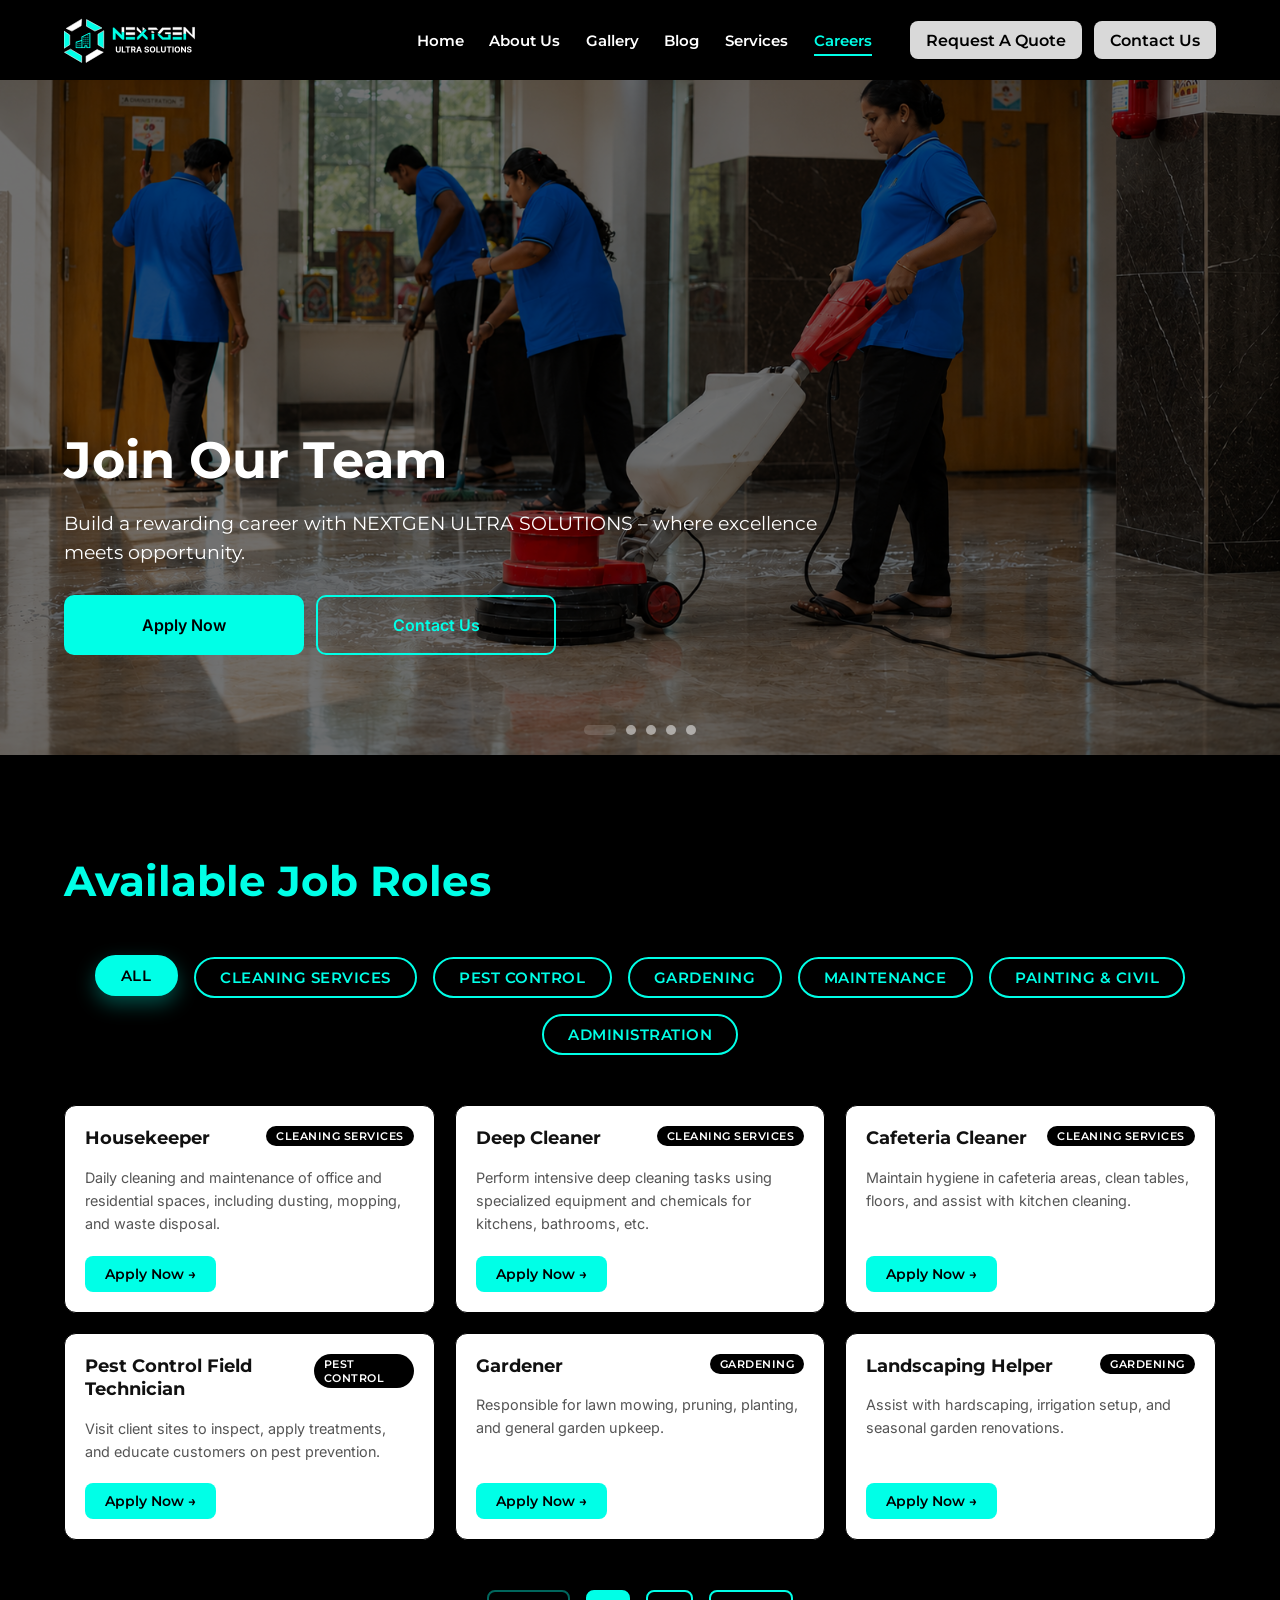
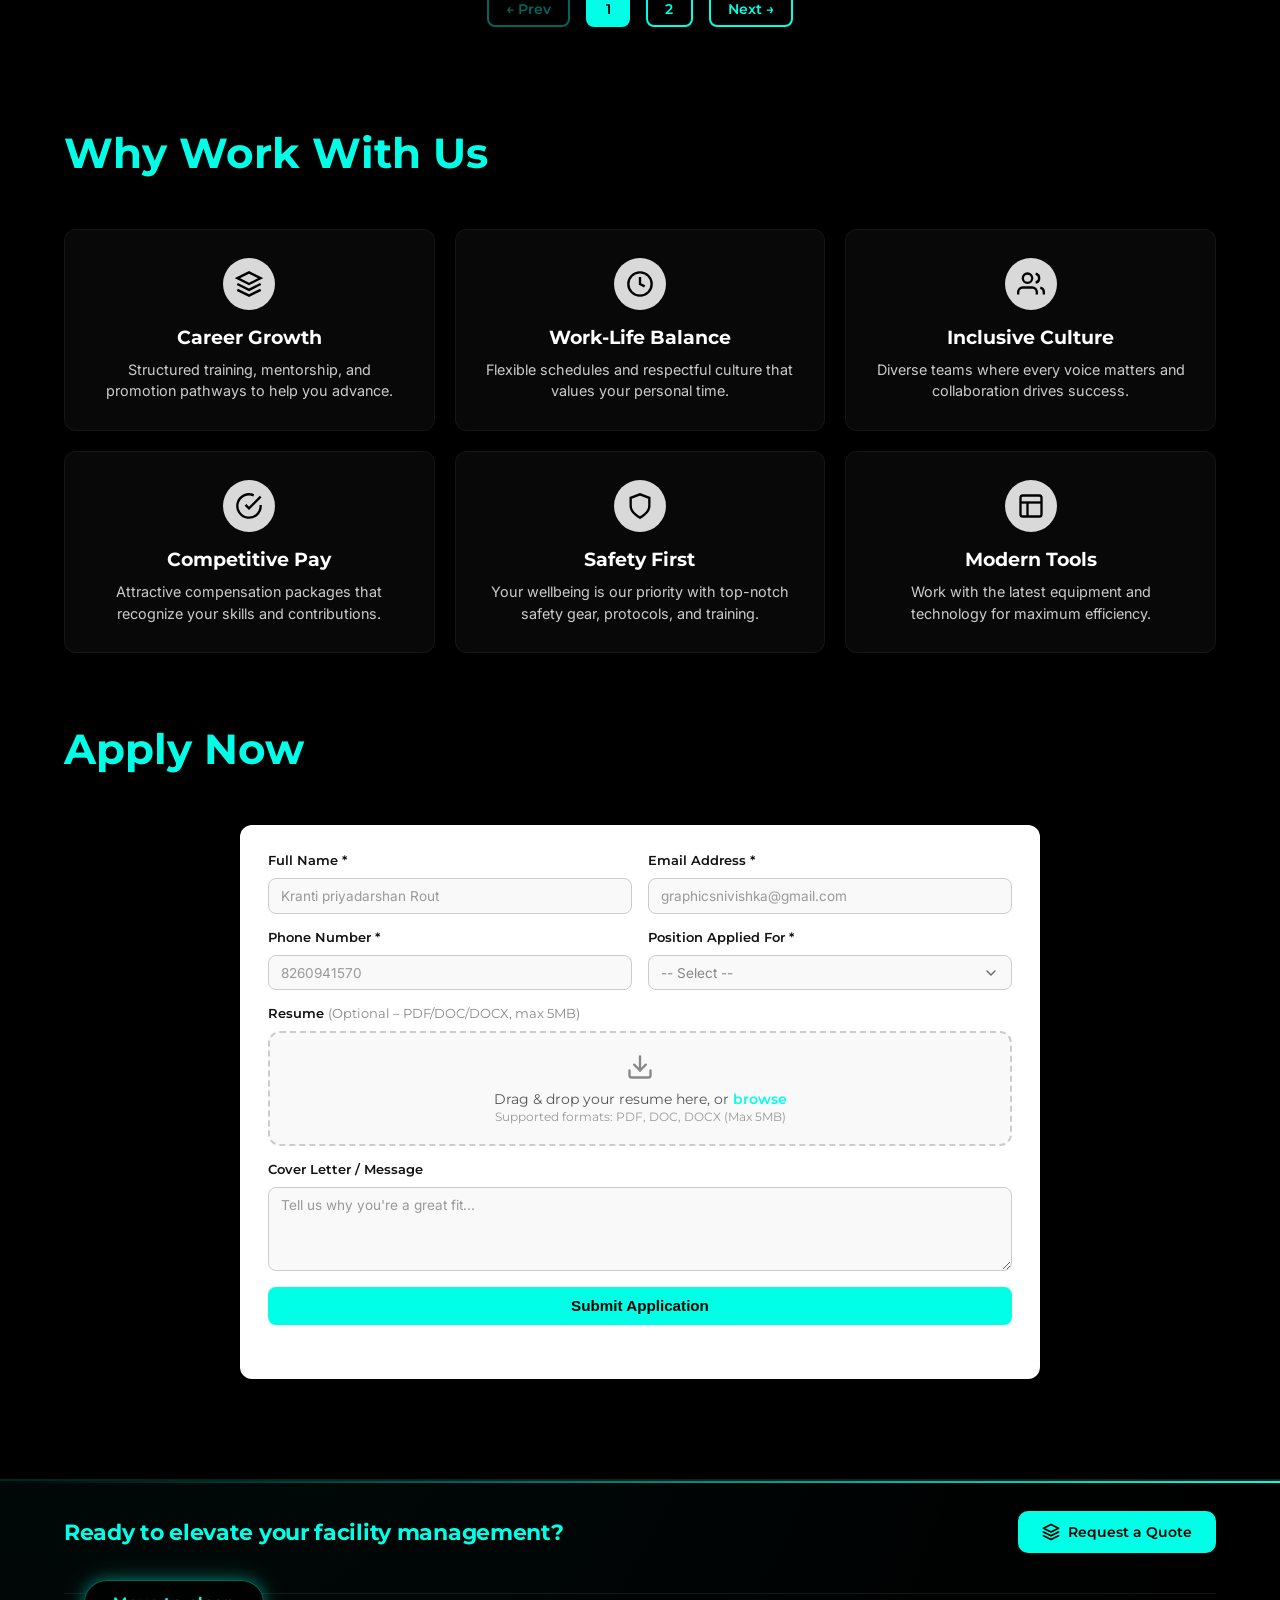
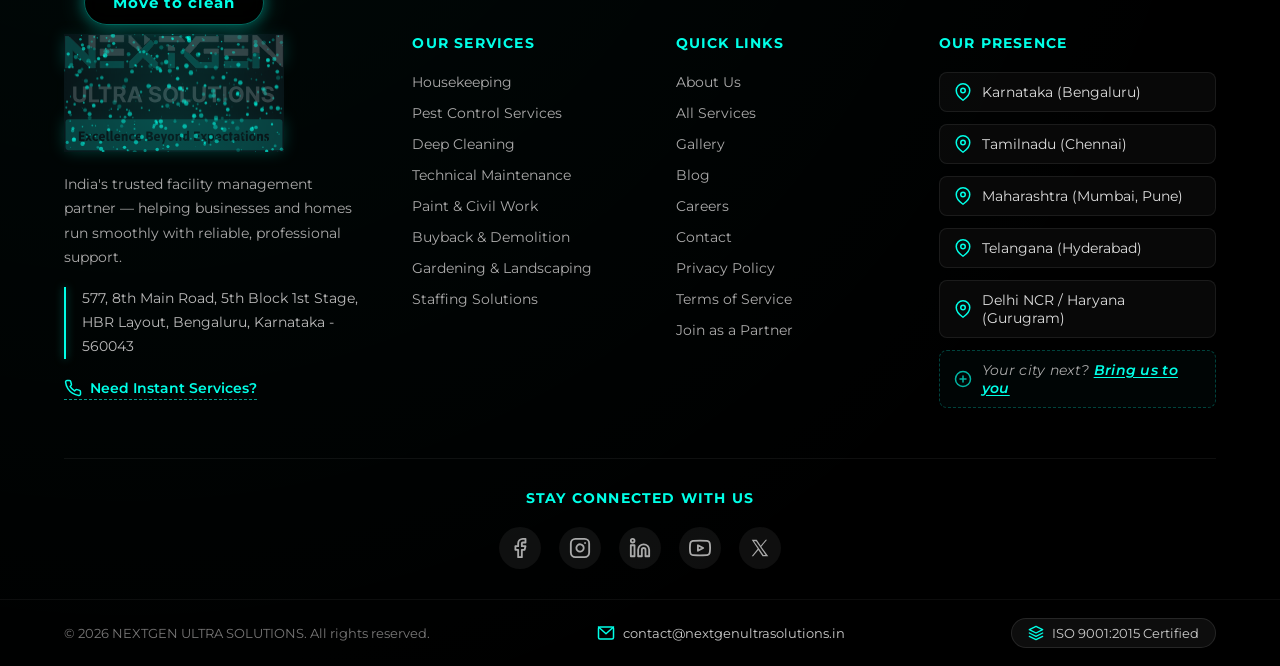
<file: Careers.html>
<!DOCTYPE html>
<html lang="en">
<head>
    <meta charset="UTF-8">
    <meta name="viewport" content="width=device-width, initial-scale=1.0">
    <title>Careers | NEXTGEN ULTRA SOLUTIONS</title>

    <link rel="stylesheet" href="style.css">

    <link href="https://fonts.googleapis.com/css2?family=Montserrat:wght@400;600;800&display=swap" rel="stylesheet">
    <link href="https://fonts.googleapis.com/css2?family=Inter:wght@400;600&display=swap" rel="stylesheet">

    <style>
        html {
            scroll-behavior: smooth;
        }
        html, body {
            overflow-x: hidden !important;
            width: 100%;
            max-width: 100vw;
        }
        /* ---------- LOGO SIZE FIX ---------- */
        .logo svg {
            display: block;
            height: 45px;
            width: auto;
        }

        .hero {
            position: relative;
            padding-top: 80px;
            padding-bottom: clamp(60px, 8vw, 100px);
            height: calc(80px + clamp(520px, 75vh, 800px));
            display: flex;
            align-items: flex-end;
            width: 100%;
            box-sizing: border-box;
        }

        /* ---------- CAREERS FILTER ---------- */
        .careers-filter {
            display: flex;
            flex-wrap: wrap;
            justify-content: center;
            gap: var(--space-sm);
            margin-bottom: var(--space-xl);
        }

        .filter-btn {
            background: transparent;
            border: 2px solid #00FFE7;
            color: #00FFE7;
            font-family: 'Montserrat', sans-serif;
            font-weight: 600;
            font-size: clamp(0.8rem, 1.2vw, 0.95rem);
            padding: 0.6em 1.6em;
            border-radius: 30px;
            cursor: pointer;
            transition: all 0.3s ease;
            text-transform: uppercase;
            letter-spacing: 0.5px;
        }

        .filter-btn:hover,
        .filter-btn.active {
            background: #00FFE7;
            color: #000;
            box-shadow: 0 8px 20px rgba(0, 255, 231, 0.3);
            transform: translateY(-2px);
        }

        /* ---------- JOB CARDS GRID ---------- */
        .jobs-grid {
            display: grid;
            grid-template-columns: repeat(auto-fill, minmax(340px, 1fr));
            gap: var(--space-md);
        }

        .job-card {
            background: #fff;
            border-radius: 12px;
            box-shadow: 0 4px 15px rgba(0,0,0,0.08);
            border: 1px solid #000;
            transition: transform 0.3s ease, box-shadow 0.3s ease, border-color 0.3s ease;
            display: flex;
            flex-direction: column;
            padding: var(--space-md);
        }

        .job-card:hover {
            transform: translateY(-6px);
            box-shadow: 0 12px 30px rgba(0, 255, 231, 0.2);
            border-color: #00FFE7;
        }

        .job-card-header {
            display: flex;
            justify-content: space-between;
            align-items: flex-start;
            margin-bottom: var(--space-sm);
        }

        .job-card-title {
            font-family: 'Montserrat', sans-serif;
            font-weight: 700;
            font-size: 1.15rem;
            color: #111;
            line-height: 1.3;
        }

        .job-card-department {
            background: #000;
            color: #fff;
            padding: 3px 10px;
            border-radius: 20px;
            font-size: 0.7rem;
            font-weight: 600;
            text-transform: uppercase;
            letter-spacing: 0.5px;
        }

        .job-card-description {
            font-family: 'Inter', sans-serif;
            font-size: 0.9rem;
            color: #555;
            line-height: 1.6;
            margin-bottom: var(--space-md);
            flex: 1;
        }

        .apply-btn {
            display: inline-block;
            background: #00FFE7;
            color: #000;
            font-weight: 600;
            padding: 10px 20px;
            border-radius: 8px;
            text-decoration: none;
            font-size: 0.85rem;
            text-align: center;
            transition: all 0.3s ease;
            align-self: flex-start;
        }

        .apply-btn:hover {
            background: #000;
            color: #00FFE7;
            box-shadow: 0 0 15px rgba(0,255,231,0.5);
        }

        /* ---------- WHY JOIN US ---------- */
        .why-join-grid {
            display: grid;
            grid-template-columns: repeat(auto-fill, minmax(300px, 1fr));
            gap: var(--space-md);
            margin-top: var(--space-xl);
        }

        .benefit-card {
            background: rgba(255,255,255,0.03);
            border: 1px solid rgba(255,255,255,0.05);
            border-radius: 12px;
            padding: var(--space-lg);
            text-align: center;
            transition: background 0.3s, border-color 0.3s;
        }

        .benefit-card:hover {
            background: rgba(255,255,255,0.06);
            border-color: #00FFE7;
        }

        .benefit-icon {
            width: 52px;
            height: 52px;
            border-radius: 50%;
            background: #d9d9d9;
            display: flex;
            align-items: center;
            justify-content: center;
            margin: 0 auto var(--space-sm);
            transition: background 0.3s;
        }

        .benefit-card:hover .benefit-icon {
            background: #00FFE7;
        }

        .benefit-icon svg {
            width: 28px;
            height: 28px;
            stroke: #000;
            stroke-width: 2;
        }

        .benefit-card h3 {
            font-family: 'Montserrat', sans-serif;
            font-weight: 700;
            color: #fff;
            margin-bottom: var(--space-xs);
        }

        .benefit-card p {
            font-family: 'Inter', sans-serif;
            color: #ccc;
            font-size: 0.9rem;
            line-height: 1.5;
        }

        /* ---------- APPLICATION FORM SECTION (tightened) ---------- */
        .apply-section {
            padding: var(--space-xl) 0 var(--space-2xl) 0;
        }

        .apply-form-wrapper {
            background: #fff;
            border-radius: 12px;
            padding: var(--space-lg);
            box-shadow: 0 4px 20px rgba(0,0,0,0.06);
            max-width: 800px;
            margin: 0 auto;
        }

        .apply-form {
            display: grid;
            grid-template-columns: 1fr 1fr;
            gap: var(--space-sm);
        }

        .apply-form .full-width {
            grid-column: 1 / -1;
        }

        .apply-form .form-field {
            display: flex;
            flex-direction: column;
            gap: var(--space-xs);
        }

        .apply-form label {
            font-family: 'Montserrat', sans-serif;
            font-weight: 600;
            font-size: 0.8rem;
            color: #111;
        }

        .apply-form input,
        .apply-form select,
        .apply-form textarea {
            font-family: 'Inter', sans-serif;
            font-size: 0.85rem;
            padding: 0.55rem 0.75rem;
            border: 1px solid #ccc;
            border-radius: 8px;
            background: #f9f9f9;
            color: #333;
            outline: none;
            transition: border-color 0.3s;
        }

        .apply-form input:focus,
        .apply-form select:focus,
        .apply-form textarea:focus {
            border-color: #00FFE7;
        }

        .file-upload-area {
            border: 2px dashed #ccc;
            border-radius: 12px;
            padding: var(--space-md);
            text-align: center;
            background: #f9f9f9;
            transition: border-color 0.3s, background 0.3s;
            cursor: pointer;
            position: relative;
        }

        .file-upload-area:hover {
            border-color: #00FFE7;
            background: #f0f0f0;
        }

        .file-upload-area.has-file {
            border-color: #00FFE7;
            background: #fafafa;
        }

        .file-upload-input {
            position: absolute;
            inset: 0;
            opacity: 0;
            cursor: pointer;
        }

        .upload-icon {
            display: flex;
            justify-content: center;
            margin-bottom: var(--space-xs);
        }

        .upload-icon svg {
            width: 28px;
            height: 28px;
            stroke: #888;
            fill: none;
            stroke-width: 2;
        }

        .file-upload-text {
            font-size: 0.85rem;
            color: #555;
            margin-bottom: 2px;
        }

        .file-upload-hint {
            font-size: 0.75rem;
            color: #999;
        }

        .file-upload-name {
            display: none;
            align-items: center;
            justify-content: center;
            gap: var(--space-xs);
            font-size: 0.85rem;
            color: #111;
            margin-top: var(--space-sm);
        }

        .file-upload-name.active {
            display: flex;
        }

        .file-upload-name svg {
            width: 16px;
            height: 16px;
            stroke: #00FFE7;
        }

        .apply-submit {
            grid-column: 1 / -1;
            background: #00FFE7;
            color: #000;
            font-weight: 600;
            padding: 0.65rem 0;
            border: none;
            border-radius: 8px;
            cursor: pointer;
            font-size: 0.95rem;
            transition: all 0.3s;
        }

        .apply-submit:hover {
            background: #000;
            color: #00FFE7;
            box-shadow: 0 5px 15px rgba(0,255,231,0.3);
        }

        /* ========== PREMIUM CUSTOM SELECT STYLES ========== */
        .premium-select {
            position: relative;
            font-family: 'Inter', sans-serif;
            user-select: none;
            width: 100%;
        }
       .premium-select__trigger {
            display: flex;
            align-items: center;
            justify-content: space-between;
            padding: 0.55rem 0.75rem;
            border: 1px solid #ccc;
            border-radius: 8px;
            background: #f9f9f9;
            color: #333;
            font-size: 0.85rem;
            cursor: pointer;
            transition: border-color 0.3s, box-shadow 0.3s;
            box-sizing: border-box;
        }
        .premium-select__trigger:hover {
            border-color: #00FFE7;
        }
        .premium-select.open .premium-select__trigger {
            border-color: #00FFE7;
            box-shadow: 0 0 10px rgba(0, 255, 231, 0.25);
        }
        .premium-select__arrow {
            transition: transform 0.3s ease;
            color: #666;
            flex-shrink: 0;
        }
        .premium-select.open .premium-select__arrow {
            transform: rotate(180deg);
            color: #00FFE7;
        }
        .premium-select__placeholder {
            color: #888;
        }
        .premium-select__options {
            position: absolute;
            left: 0;
            width: 100%;
            background: #fff;
            border: 1px solid #e0e0e0;
            border-radius: 12px;
            box-shadow: 0 10px 30px rgba(0,0,0,0.12);
            padding: 6px 0;
            list-style: none;
            margin: 5px 0 0 0;
            z-index: 1000;
            max-height: 240px;
            overflow-y: auto;
            opacity: 0;
            visibility: hidden;
            transform: translateY(-8px);
            transition: opacity 0.25s ease, transform 0.25s ease, visibility 0.25s;
            box-sizing: border-box;
        }
        .premium-select.open .premium-select__options {
            opacity: 1;
            visibility: visible;
            transform: translateY(0);
        }
        .premium-select__option {
            padding: 0.6rem 0.9rem;
            font-size: 0.85rem;
            color: #333;
            cursor: pointer;
            transition: background 0.2s, color 0.2s;
            white-space: nowrap;
            border-left: 3px solid transparent;
        }
        .premium-select__option:hover {
            background: #00FFE7;
            color: #000;
            border-left-color: #000;
        }
        .premium-select__option.selected {
            background: #f0f0f0;
            font-weight: 600;
        }
        /* Scrollbar styling */
        .premium-select__options::-webkit-scrollbar {
            width: 6px;
        }
        .premium-select__options::-webkit-scrollbar-track {
            background: transparent;
            border-radius: 10px;
        }
        .premium-select__options::-webkit-scrollbar-thumb {
            background: #ccc;
            border-radius: 10px;
        }
        .premium-select__options::-webkit-scrollbar-thumb:hover {
            background: #00FFE7;
        }
        @media (max-width: 768px) {
            .premium-select__options {
                max-height: 200px;
            }
        }

        /* Pagination */
        .pagination {
            display: flex;
            justify-content: center;
            gap: var(--space-sm);
            margin-top: var(--space-xl);
        }

        .page-btn {
            background: transparent;
            border: 2px solid #00FFE7;
            color: #00FFE7;
            font-family: 'Montserrat', sans-serif;
            font-weight: 600;
            font-size: 0.9rem;
            padding: 0.5em 1.2em;
            border-radius: 8px;
            cursor: pointer;
            transition: all 0.3s ease;
        }

        .page-btn:hover,
        .page-btn.active {
            background: #00FFE7;
            color: #000;
        }

        .page-btn:disabled {
            opacity: 0.4;
            pointer-events: none;
        }

        @media (max-width: 768px) {
            .jobs-grid {
                grid-template-columns: 1fr;
            }
            .apply-form {
                grid-template-columns: 1fr;
            }
        }

        .nav-links li a.active {
            color: #00FFE7 !important;
        }
        .nav-links li a.active::after {
            width: 100% !important;
        }

    </style>
</head>

<body>

    <!-- ================= PAGE TRANSITION OVERLAY ================= -->
    <div class="page-transition-overlay" id="pageTransitionOverlay">
        <div class="transition-glow"></div>
        <div class="transition-particles">
            <span class="particle"></span>
            <span class="particle"></span>
            <span class="particle"></span>
            <span class="particle"></span>
            <span class="particle"></span>
            <span class="particle"></span>
            <span class="particle"></span>
            <span class="particle"></span>
        </div>
        <div class="transition-loader">
            <div class="loader-ring ring-1"></div>
            <div class="loader-ring ring-2"></div>
            <div class="loader-ring ring-3"></div>
            <div class="loader-icon">
                <svg width="36" height="41" viewBox="0 0 68 77" fill="none" xmlns="http://www.w3.org/2000/svg">
                    <g clip-path="url(#loaderIconClip)">
                        <g clip-path="url(#loaderIconClip2)">
                            <path d="M44.7138 24.7757C44.8369 24.8518 44.9384 24.958 45.0089 25.0844C45.0794 25.2107 45.1164 25.353 45.1165 25.4977V50.9813C45.1165 51.2066 45.027 51.4227 44.8677 51.582C44.7084 51.7413 44.4923 51.8308 44.267 51.8308H39.1703C38.945 51.8308 38.7289 51.7413 38.5696 51.582C38.4103 51.4227 38.3208 51.2066 38.3208 50.9813V48.433H36.6219V50.9813C36.6219 51.2066 36.5324 51.4227 36.3731 51.582C36.2138 51.7413 35.9977 51.8308 35.7725 51.8308H20.4823C20.257 51.8308 20.0409 51.7413 19.8816 51.582C19.7223 51.4227 19.6328 51.2066 19.6328 50.9813V41.6373C19.6329 41.4591 19.6891 41.2855 19.7934 41.141C19.8977 40.9964 20.0448 40.8884 20.2138 40.8321L29.8263 37.6279V32.2933C29.8263 32.1357 29.8701 31.9812 29.9529 31.8471C30.0358 31.713 30.1543 31.6045 30.2952 31.5339L43.8864 24.7383C44.0161 24.6734 44.1602 24.6428 44.305 24.6493C44.4498 24.6558 44.5906 24.6993 44.7138 24.7757ZM29.8263 39.4186L21.3317 42.2489V50.1319H29.8263V39.4186ZM31.5252 50.1319H34.923V47.5835C34.923 47.3582 35.0125 47.1422 35.1718 46.9829C35.3311 46.8236 35.5472 46.7341 35.7725 46.7341H39.1703C39.3956 46.7341 39.6116 46.8236 39.7709 46.9829C39.9302 47.1422 40.0197 47.3582 40.0197 47.5835V50.1319H43.4175V26.8721L31.5252 32.8183V50.1319Z" fill="#00FFE7"/>
                            <path d="M23.0312 43.3335H24.7302V45.0324H23.0312V43.3335ZM26.4291 43.3335H28.128V45.0324H26.4291V43.3335ZM23.0312 46.7313H24.7302V48.4302H23.0312V46.7313ZM26.4291 46.7313H28.128V48.4302H26.4291V46.7313ZM33.2247 39.9356H34.9236V41.6346H33.2247V39.9356ZM36.6225 39.9356H38.3214V41.6346H36.6225V39.9356ZM33.2247 43.3335H34.9236V45.0324H33.2247V43.3335ZM36.6225 43.3335H38.3214V45.0324H36.6225V43.3335ZM40.0203 39.9356H41.7193V41.6346H40.0203V39.9356ZM40.0203 43.3335H41.7193V45.0324H40.0203V43.3335ZM33.2247 36.5378H34.9236V38.2367H33.2247V36.5378ZM36.6225 36.5378H38.3214V38.2367H36.6225V36.5378ZM40.0203 36.5378H41.7193V38.2367H40.0203V36.5378ZM33.2247 33.14H34.9236V34.8389H33.2247V33.14ZM36.6225 33.14H38.3214V34.8389H36.6225V33.14ZM40.0203 33.14H41.7193V34.8389H40.0203V33.14ZM40.0203 29.7422H41.7193V31.4411H40.0203V29.7422Z" fill="#00FFE7"/>
                        </g>
                        <path d="M13.5913 22.3869L3.77539 17.8565L30.2029 2L29.2852 13.3261L13.5913 22.3869Z" fill="white" stroke="white"/>
                        <path d="M38.5078 14.0839V2.75781L64.9353 17.1042L52.8542 22.3897L38.5078 14.0839Z" fill="#00FFE7" stroke="white"/>
                        <path d="M67.9565 21.6328L58.1406 27.6734V45.7951L67.9565 51.8357V21.6328Z" fill="#00FFE7" stroke="white"/>
                        <path d="M56.6307 54.0938L37.7539 65.4198V75.9908L67.2017 58.6242L56.6307 54.0938Z" fill="white" stroke="white"/>
                        <path d="M30.2036 64.6776L11.3269 53.3516L0.755859 58.6371L30.2036 76.0037V64.6776Z" fill="#00FFE7" stroke="white"/>
                        <path d="M9.81592 29.1785L0 22.3828V51.8306L9.81592 45.79V29.1785Z" fill="#00FFE7" stroke="white"/>
                    </g>
                    <defs>
                        <clipPath id="loaderIconClip"><rect width="68" height="77" fill="white"/></clipPath>
                        <clipPath id="loaderIconClip2"><rect width="27.1826" height="27.1826" fill="white" transform="translate(19.6328 24.6484)"/></clipPath>
                    </defs>
                </svg>
            </div>
        </div>
        <div class="transition-text-container">
            <span class="transition-text active" data-index="0">Preparing your quote…</span>
            <span class="transition-text" data-index="1">Customizing your options…</span>
            <span class="transition-text" data-index="2">Almost ready…</span>
            <span class="transition-text completion-text">✓ Ready!</span>
        </div>
        <div class="transition-progress">
            <div class="transition-progress-bar" id="transitionProgressBar"></div>
        </div>
    </div>

    <!-- ================= REUSABLE LOADING OVERLAY (no text, no progress bar) ================= -->
    <div class="page-transition-overlay" id="loadingOverlay" style="display: none;">
        <div class="transition-glow"></div>
        <div class="transition-particles">
            <span class="particle"></span>
            <span class="particle"></span>
            <span class="particle"></span>
            <span class="particle"></span>
            <span class="particle"></span>
            <span class="particle"></span>
            <span class="particle"></span>
            <span class="particle"></span>
        </div>
        <div class="transition-loader">
            <div class="loader-ring ring-1"></div>
            <div class="loader-ring ring-2"></div>
            <div class="loader-ring ring-3"></div>
            <div class="loader-icon">
                <svg width="36" height="41" viewBox="0 0 68 77" fill="none" xmlns="http://www.w3.org/2000/svg">
                    <g clip-path="url(#loaderIconClipReuse)">
                        <g clip-path="url(#loaderIconClipReuse2)">
                            <path d="M44.7138 24.7757C44.8369 24.8518 44.9384 24.958 45.0089 25.0844C45.0794 25.2107 45.1164 25.353 45.1165 25.4977V50.9813C45.1165 51.2066 45.027 51.4227 44.8677 51.582C44.7084 51.7413 44.4923 51.8308 44.267 51.8308H39.1703C38.945 51.8308 38.7289 51.7413 38.5696 51.582C38.4103 51.4227 38.3208 51.2066 38.3208 50.9813V48.433H36.6219V50.9813C36.6219 51.2066 36.5324 51.4227 36.3731 51.582C36.2138 51.7413 35.9977 51.8308 35.7725 51.8308H20.4823C20.257 51.8308 20.0409 51.7413 19.8816 51.582C19.7223 51.4227 19.6328 51.2066 19.6328 50.9813V41.6373C19.6329 41.4591 19.6891 41.2855 19.7934 41.141C19.8977 40.9964 20.0448 40.8884 20.2138 40.8321L29.8263 37.6279V32.2933C29.8263 32.1357 29.8701 31.9812 29.9529 31.8471C30.0358 31.713 30.1543 31.6045 30.2952 31.5339L43.8864 24.7383C44.0161 24.6734 44.1602 24.6428 44.305 24.6493C44.4498 24.6558 44.5906 24.6993 44.7138 24.7757ZM29.8263 39.4186L21.3317 42.2489V50.1319H29.8263V39.4186ZM31.5252 50.1319H34.923V47.5835C34.923 47.3582 35.0125 47.1422 35.1718 46.9829C35.3311 46.8236 35.5472 46.7341 35.7725 46.7341H39.1703C39.3956 46.7341 39.6116 46.8236 39.7709 46.9829C39.9302 47.1422 40.0197 47.3582 40.0197 47.5835V50.1319H43.4175V26.8721L31.5252 32.8183V50.1319Z" fill="#00FFE7"/>
                            <path d="M23.0312 43.3335H24.7302V45.0324H23.0312V43.3335ZM26.4291 43.3335H28.128V45.0324H26.4291V43.3335ZM23.0312 46.7313H24.7302V48.4302H23.0312V46.7313ZM26.4291 46.7313H28.128V48.4302H26.4291V46.7313ZM33.2247 39.9356H34.9236V41.6346H33.2247V39.9356ZM36.6225 39.9356H38.3214V41.6346H36.6225V39.9356ZM33.2247 43.3335H34.9236V45.0324H33.2247V43.3335ZM36.6225 43.3335H38.3214V45.0324H36.6225V43.3335ZM40.0203 39.9356H41.7193V41.6346H40.0203V39.9356ZM40.0203 43.3335H41.7193V45.0324H40.0203V43.3335ZM33.2247 36.5378H34.9236V38.2367H33.2247V36.5378ZM36.6225 36.5378H38.3214V38.2367H36.6225V36.5378ZM40.0203 36.5378H41.7193V38.2367H40.0203V36.5378ZM33.2247 33.14H34.9236V34.8389H33.2247V33.14ZM36.6225 33.14H38.3214V34.8389H36.6225V33.14ZM40.0203 33.14H41.7193V34.8389H40.0203V33.14ZM40.0203 29.7422H41.7193V31.4411H40.0203V29.7422Z" fill="#00FFE7"/>
                        </g>
                        <path d="M13.5913 22.3869L3.77539 17.8565L30.2029 2L29.2852 13.3261L13.5913 22.3869Z" fill="white" stroke="white"/>
                        <path d="M38.5078 14.0839V2.75781L64.9353 17.1042L52.8542 22.3897L38.5078 14.0839Z" fill="#00FFE7" stroke="white"/>
                        <path d="M67.9565 21.6328L58.1406 27.6734V45.7951L67.9565 51.8357V21.6328Z" fill="#00FFE7" stroke="white"/>
                        <path d="M56.6307 54.0938L37.7539 65.4198V75.9908L67.2017 58.6242L56.6307 54.0938Z" fill="white" stroke="white"/>
                        <path d="M30.2036 64.6776L11.3269 53.3516L0.755859 58.6371L30.2036 76.0037V64.6776Z" fill="#00FFE7" stroke="white"/>
                        <path d="M9.81592 29.1785L0 22.3828V51.8306L9.81592 45.79V29.1785Z" fill="#00FFE7" stroke="white"/>
                    </g>
                    <defs>
                        <clipPath id="loaderIconClipReuse"><rect width="68" height="77" fill="white"/></clipPath>
                        <clipPath id="loaderIconClipReuse2"><rect width="27.1826" height="27.1826" fill="white" transform="translate(19.6328 24.6484)"/></clipPath>
                    </defs>
                </svg>
            </div>
        </div>
    </div>

    <!-- ================= NAVBAR ================= -->
    <nav class="navbar">
        <div class="container nav-container">
            <div class="logo">
    <svg width="224" height="77" viewBox="0 0 224 77" ...>
        <!-- all the SVG paths and definitions -->
         <svg width="224" height="77" viewBox="0 0 224 77" fill="none" xmlns="http://www.w3.org/2000/svg">
<g clip-path="url(#clip0_290_100)">
<g filter="url(#filter0_i_290_100)">
<path d="M160.658 29.3967V26.0469L163.945 28.0568L169.86 33.4165H178.405V28.0568H182.348V29.9714V32.5561V34.7564V36.7663H167.888L160.658 29.3967Z" fill="#00FFE7"/>
</g>
<path d="M160.658 29.3967V26.0469L163.945 28.0568L169.86 33.4165H178.405V28.0568H182.348V29.9714V32.5561V34.7564V36.7663H167.888L160.658 29.3967Z" stroke="#00FFE7" stroke-width="0.5"/>
<g filter="url(#filter1_i_290_100)">
<path d="M163.945 27.3913L160.658 25.3814L167.888 16.6719H182.348V20.0217H170.517L163.945 27.3913Z" fill="white"/>
</g>
<path d="M163.945 27.3913L160.658 25.3814L167.888 16.6719H182.348V20.0217H170.517L163.945 27.3913Z" stroke="white" stroke-width="0.35"/>
<g filter="url(#filter2_i_290_100)">
<path d="M173.146 27.3908V24.7109H182.348V27.3908H173.146Z" fill="white"/>
</g>
<path d="M173.146 27.3908V24.7109H182.348V27.3908H173.146Z" stroke="white" stroke-width="0.5"/>
<g filter="url(#filter3_i_290_100)">
<path d="M154.084 27.3906H150.141V36.7701H154.084V27.3906Z" fill="#00FFE7"/>
</g>
<path d="M154.084 27.3906H150.141V36.7701H154.084V27.3906Z" stroke="#00FFE7" stroke-width="0.5"/>
<g filter="url(#filter4_i_290_100)">
<path d="M150.141 25.3811V22.0312L154.084 24.0411V25.3811H150.141Z" fill="white"/>
</g>
<path d="M150.141 25.3811V22.0312L154.084 24.0411V25.3811H150.141Z" stroke="white" stroke-width="0.75"/>
<g filter="url(#filter5_i_290_100)">
<path d="M144.227 20.0217V16.6719H158.029L160.658 20.0217H144.227Z" fill="white"/>
</g>
<path d="M144.227 20.0217V16.6719H158.029L160.658 20.0217H144.227Z" stroke="white" stroke-width="0.5"/>
<g filter="url(#filter6_i_290_100)">
<path d="M138.759 19L125.168 32.7489V36.7687H127.14L133.713 30.0691L140.943 36.7687H142.914V33.4189L136.342 26.7193L140.943 21.3595L138.759 19Z" fill="#00FFE7"/>
</g>
<path d="M138.759 19L125.168 32.7489V36.7687H127.14L133.713 30.0691L140.943 36.7687H142.914V33.4189L136.342 26.7193L140.943 21.3595L138.759 19Z" stroke="#00FFE7" stroke-width="0.5"/>
<g filter="url(#filter7_i_290_100)">
<path d="M134.758 16V21.8376L138.258 18.5L134.758 16Z" fill="white"/>
</g>
<path d="M134.758 16V21.8376L138.258 18.5L134.758 16Z" stroke="white" stroke-width="0.5"/>
<g filter="url(#filter8_i_290_100)">
<path d="M124.51 20.6897V16H125.824L133.054 24.0396L131.083 26.0495L124.51 20.6897Z" fill="white"/>
</g>
<g filter="url(#filter9_i_290_100)">
<path d="M121.223 16H106.105V20.0198H121.223V16Z" fill="white"/>
</g>
<path d="M121.223 16H106.105V20.0198H121.223V16Z" stroke="white" stroke-width="0.5"/>
<g filter="url(#filter10_i_290_100)">
<path d="M121.223 24.7109H106.105V28.7307H121.223V24.7109Z" fill="white"/>
</g>
<path d="M121.223 24.7109H106.105V28.7307H121.223V24.7109Z" stroke="white" stroke-width="0.5"/>
<g filter="url(#filter11_i_290_100)">
<path d="M121.223 32.75H106.105V36.7698H121.223V32.75Z" fill="#00FFE7"/>
</g>
<path d="M121.223 32.75H106.105V36.7698H121.223V32.75Z" stroke="#00FFE7" stroke-width="0.5"/>
<g filter="url(#filter12_i_290_100)">
<path d="M201.41 16H186.293V20.0198H201.41V16Z" fill="white"/>
</g>
<path d="M201.41 16H186.293V20.0198H201.41V16Z" stroke="white" stroke-width="0.5"/>
<g filter="url(#filter13_i_290_100)">
<path d="M201.41 24.7109H186.293V28.7307H201.41V24.7109Z" fill="white"/>
</g>
<path d="M201.41 24.7109H186.293V28.7307H201.41V24.7109Z" stroke="white" stroke-width="0.5"/>
<g filter="url(#filter14_i_290_100)">
<path d="M201.41 32.75H186.293V36.7698H201.41V32.75Z" fill="#00FFE7"/>
</g>
<path d="M201.41 32.75H186.293V36.7698H201.41V32.75Z" stroke="#00FFE7" stroke-width="0.5"/>
<g filter="url(#filter15_i_290_100)">
<path d="M98.875 16V24.0396L102.819 25.1495V16H98.875Z" fill="white"/>
</g>
<path d="M98.875 16V24.0396L102.819 25.1495V16H98.875Z" stroke="white" stroke-width="0.5"/>
<g filter="url(#filter16_i_290_100)">
<path d="M207.326 16H204.697V27.2299H208.641V22.0297L216.2 29.0643L223.758 36.0989V16H219.815V29.3993L207.326 16Z" fill="white"/>
</g>
<path d="M207.326 16H204.697V27.2299H208.641V22.0297L216.2 29.0643L223.758 36.0989V16H219.815V29.3993L207.326 16Z" stroke="white" stroke-width="0.5"/>
<g filter="url(#filter17_i_290_100)">
<path d="M208.641 37.0026H204.697V27.6468C205.223 26.5749 207.545 27.3998 208.641 27.6231V37.0026Z" fill="#00FFE7"/>
</g>
<path d="M208.641 37.0026H204.697V27.6468C205.223 26.5749 207.545 27.3998 208.641 27.6231V37.0026Z" stroke="#00FFE7" stroke-width="0.5"/>
<g filter="url(#filter18_i_290_100)">
<path d="M83.7578 16.6719V36.7708H88.1009V25.1186L99.5324 36.7708H102.819V25.1186C102.819 24.0415 100.19 23.6429 98.8752 24.0415V29.4012L85.7296 16.6719H83.7578Z" fill="#00FFE7"/>
</g>
<path d="M83.7578 16.6719V36.7708H88.1009V25.1186L99.5324 36.7708H102.819V25.1186C102.819 24.0415 100.19 23.6429 98.8752 24.0415V29.4012L85.7296 16.6719H83.7578Z" stroke="#00FFE7" stroke-width="0.5"/>
<path d="M94.9318 48.8182H97.0845V55.4304C97.0845 56.1728 96.9072 56.8224 96.5526 57.3793C96.2012 57.9361 95.709 58.3703 95.076 58.6818C94.4429 58.9901 93.7055 59.1442 92.8636 59.1442C92.0185 59.1442 91.2794 58.9901 90.6463 58.6818C90.0133 58.3703 89.5211 57.9361 89.1697 57.3793C88.8184 56.8224 88.6428 56.1728 88.6428 55.4304V48.8182H90.7955V55.2464C90.7955 55.6342 90.88 55.9789 91.049 56.2805C91.2214 56.5821 91.4633 56.8191 91.7749 56.9915C92.0864 57.1638 92.4493 57.25 92.8636 57.25C93.2813 57.25 93.6442 57.1638 93.9524 56.9915C94.264 56.8191 94.5043 56.5821 94.6733 56.2805C94.8456 55.9789 94.9318 55.6342 94.9318 55.2464V48.8182ZM98.8556 59V48.8182H101.008V57.2251H105.373V59H98.8556ZM105.14 50.593V48.8182H113.502V50.593H110.385V59H108.257V50.593H105.14ZM114.879 59V48.8182H118.896C119.665 48.8182 120.321 48.9557 120.865 49.2308C121.412 49.5026 121.828 49.8887 122.113 50.3892C122.401 50.8864 122.545 51.4714 122.545 52.1442C122.545 52.8203 122.399 53.402 122.108 53.8892C121.816 54.3731 121.394 54.7443 120.84 55.0028C120.29 55.2614 119.624 55.3906 118.841 55.3906H116.152V53.6605H118.493C118.904 53.6605 119.246 53.6042 119.518 53.4915C119.789 53.3788 119.992 53.2098 120.124 52.9844C120.26 52.759 120.328 52.4789 120.328 52.1442C120.328 51.8061 120.26 51.5211 120.124 51.2891C119.992 51.0571 119.788 50.8814 119.513 50.7621C119.241 50.6394 118.898 50.5781 118.483 50.5781H117.032V59H114.879ZM120.378 54.3665L122.908 59H120.532L118.056 54.3665H120.378ZM125.822 59H123.515L127.03 48.8182H129.804L133.314 59H131.007L128.456 51.1449H128.377L125.822 59ZM125.677 54.9979H131.126V56.6783H125.677V54.9979ZM143.303 51.7464C143.263 51.3454 143.092 51.0339 142.791 50.8118C142.489 50.5897 142.08 50.4787 141.563 50.4787C141.212 50.4787 140.915 50.5284 140.673 50.6278C140.431 50.724 140.245 50.8582 140.116 51.0305C139.99 51.2029 139.927 51.3984 139.927 51.6172C139.921 51.7995 139.959 51.9586 140.042 52.0945C140.128 52.2304 140.245 52.348 140.395 52.4474C140.544 52.5436 140.716 52.6281 140.912 52.701C141.107 52.7706 141.316 52.8303 141.538 52.88L142.453 53.0987C142.897 53.1982 143.305 53.3307 143.676 53.4964C144.047 53.6622 144.368 53.866 144.64 54.108C144.912 54.3499 145.123 54.6349 145.272 54.9631C145.424 55.2912 145.502 55.6674 145.505 56.0916C145.502 56.7147 145.343 57.255 145.028 57.7124C144.717 58.1664 144.266 58.5194 143.676 58.7713C143.089 59.0199 142.382 59.1442 141.553 59.1442C140.731 59.1442 140.015 59.0182 139.405 58.7663C138.799 58.5144 138.325 58.1416 137.983 57.6477C137.645 57.1506 137.468 56.5357 137.451 55.8033H139.534C139.558 56.1446 139.655 56.4297 139.828 56.6584C140.003 56.8838 140.237 57.0545 140.529 57.1705C140.824 57.2831 141.157 57.3395 141.528 57.3395C141.893 57.3395 142.209 57.2865 142.478 57.1804C142.749 57.0743 142.96 56.9268 143.109 56.7379C143.258 56.549 143.333 56.3319 143.333 56.0866C143.333 55.858 143.265 55.6657 143.129 55.5099C142.996 55.3542 142.801 55.2216 142.542 55.1122C142.287 55.0028 141.974 54.9034 141.603 54.8139L140.494 54.5355C139.636 54.3267 138.958 54.0002 138.461 53.5561C137.963 53.112 137.717 52.5137 137.72 51.7614C137.717 51.1449 137.881 50.6063 138.212 50.1456C138.547 49.6849 139.006 49.3253 139.589 49.0668C140.172 48.8082 140.835 48.679 141.578 48.679C142.333 48.679 142.993 48.8082 143.556 49.0668C144.123 49.3253 144.564 49.6849 144.879 50.1456C145.194 50.6063 145.356 51.1399 145.366 51.7464H143.303ZM156.31 53.9091C156.31 55.0194 156.099 55.964 155.678 56.7429C155.261 57.5218 154.691 58.1167 153.968 58.5277C153.249 58.9354 152.44 59.1392 151.542 59.1392C150.637 59.1392 149.825 58.9337 149.106 58.5227C148.387 58.1117 147.818 57.5168 147.401 56.7379C146.983 55.959 146.774 55.0161 146.774 53.9091C146.774 52.7988 146.983 51.8542 147.401 51.0753C147.818 50.2964 148.387 49.7031 149.106 49.2955C149.825 48.8845 150.637 48.679 151.542 48.679C152.44 48.679 153.249 48.8845 153.968 49.2955C154.691 49.7031 155.261 50.2964 155.678 51.0753C156.099 51.8542 156.31 52.7988 156.31 53.9091ZM154.127 53.9091C154.127 53.1899 154.02 52.5833 153.804 52.0895C153.592 51.5956 153.292 51.2211 152.904 50.9659C152.517 50.7107 152.062 50.5831 151.542 50.5831C151.022 50.5831 150.568 50.7107 150.18 50.9659C149.792 51.2211 149.49 51.5956 149.275 52.0895C149.063 52.5833 148.957 53.1899 148.957 53.9091C148.957 54.6283 149.063 55.2348 149.275 55.7287C149.49 56.2225 149.792 56.5971 150.18 56.8523C150.568 57.1075 151.022 57.2351 151.542 57.2351C152.062 57.2351 152.517 57.1075 152.904 56.8523C153.292 56.5971 153.592 56.2225 153.804 55.7287C154.02 55.2348 154.127 54.6283 154.127 53.9091ZM157.904 59V48.8182H160.057V57.2251H164.422V59H157.904ZM172.137 48.8182H174.29V55.4304C174.29 56.1728 174.112 56.8224 173.758 57.3793C173.406 57.9361 172.914 58.3703 172.281 58.6818C171.648 58.9901 170.911 59.1442 170.069 59.1442C169.224 59.1442 168.484 58.9901 167.851 58.6818C167.218 58.3703 166.726 57.9361 166.375 57.3793C166.023 56.8224 165.848 56.1728 165.848 55.4304V48.8182H168.001V55.2464C168.001 55.6342 168.085 55.9789 168.254 56.2805C168.426 56.5821 168.668 56.8191 168.98 56.9915C169.291 57.1638 169.654 57.25 170.069 57.25C170.486 57.25 170.849 57.1638 171.157 56.9915C171.469 56.8191 171.709 56.5821 171.878 56.2805C172.051 55.9789 172.137 55.6342 172.137 55.2464V48.8182ZM175.673 50.593V48.8182H184.035V50.593H180.918V59H178.79V50.593H175.673ZM187.565 48.8182V59H185.412V48.8182H187.565ZM198.693 53.9091C198.693 55.0194 198.482 55.964 198.061 56.7429C197.644 57.5218 197.074 58.1167 196.351 58.5277C195.632 58.9354 194.823 59.1392 193.925 59.1392C193.02 59.1392 192.208 58.9337 191.489 58.5227C190.77 58.1117 190.201 57.5168 189.784 56.7379C189.366 55.959 189.157 55.0161 189.157 53.9091C189.157 52.7988 189.366 51.8542 189.784 51.0753C190.201 50.2964 190.77 49.7031 191.489 49.2955C192.208 48.8845 193.02 48.679 193.925 48.679C194.823 48.679 195.632 48.8845 196.351 49.2955C197.074 49.7031 197.644 50.2964 198.061 51.0753C198.482 51.8542 198.693 52.7988 198.693 53.9091ZM196.51 53.9091C196.51 53.1899 196.402 52.5833 196.187 52.0895C195.975 51.5956 195.675 51.2211 195.287 50.9659C194.899 50.7107 194.445 50.5831 193.925 50.5831C193.405 50.5831 192.95 50.7107 192.563 50.9659C192.175 51.2211 191.873 51.5956 191.658 52.0895C191.446 52.5833 191.34 53.1899 191.34 53.9091C191.34 54.6283 191.446 55.2348 191.658 55.7287C191.873 56.2225 192.175 56.5971 192.563 56.8523C192.95 57.1075 193.405 57.2351 193.925 57.2351C194.445 57.2351 194.899 57.1075 195.287 56.8523C195.675 56.5971 195.975 56.2225 196.187 55.7287C196.402 55.2348 196.51 54.6283 196.51 53.9091ZM208.804 48.8182V59H206.944L202.515 52.5916H202.44V59H200.287V48.8182H202.176L206.571 55.2216H206.661V48.8182H208.804ZM216.106 51.7464C216.066 51.3454 215.895 51.0339 215.594 50.8118C215.292 50.5897 214.883 50.4787 214.366 50.4787C214.014 50.4787 213.718 50.5284 213.476 50.6278C213.234 50.724 213.048 50.8582 212.919 51.0305C212.793 51.2029 212.73 51.3984 212.73 51.6172C212.723 51.7995 212.761 51.9586 212.844 52.0945C212.93 52.2304 213.048 52.348 213.197 52.4474C213.346 52.5436 213.519 52.6281 213.714 52.701C213.91 52.7706 214.119 52.8303 214.341 52.88L215.256 53.0987C215.7 53.1982 216.107 53.3307 216.479 53.4964C216.85 53.6622 217.171 53.866 217.443 54.108C217.715 54.3499 217.925 54.6349 218.074 54.9631C218.227 55.2912 218.305 55.6674 218.308 56.0916C218.305 56.7147 218.146 57.255 217.831 57.7124C217.519 58.1664 217.068 58.5194 216.479 58.7713C215.892 59.0199 215.184 59.1442 214.356 59.1442C213.534 59.1442 212.818 59.0182 212.208 58.7663C211.601 58.5144 211.127 58.1416 210.786 57.6477C210.448 57.1506 210.271 56.5357 210.254 55.8033H212.337C212.36 56.1446 212.458 56.4297 212.631 56.6584C212.806 56.8838 213.04 57.0545 213.331 57.1705C213.626 57.2831 213.96 57.3395 214.331 57.3395C214.695 57.3395 215.012 57.2865 215.28 57.1804C215.552 57.0743 215.763 56.9268 215.912 56.7379C216.061 56.549 216.135 56.3319 216.135 56.0866C216.135 55.858 216.068 55.6657 215.932 55.5099C215.799 55.3542 215.604 55.2216 215.345 55.1122C215.09 55.0028 214.777 54.9034 214.405 54.8139L213.297 54.5355C212.438 54.3267 211.76 54.0002 211.263 53.5561C210.766 53.112 210.519 52.5137 210.523 51.7614C210.519 51.1449 210.683 50.6063 211.015 50.1456C211.349 49.6849 211.809 49.3253 212.392 49.0668C212.975 48.8082 213.638 48.679 214.381 48.679C215.136 48.679 215.796 48.8082 216.359 49.0668C216.926 49.3253 217.367 49.6849 217.682 50.1456C217.997 50.6063 218.159 51.1399 218.169 51.7464H216.106Z" fill="white"/>
<g clip-path="url(#clip1_290_100)">
<path d="M44.7138 24.7757C44.8369 24.8518 44.9384 24.958 45.0089 25.0844C45.0794 25.2107 45.1164 25.353 45.1165 25.4977V50.9813C45.1165 51.2066 45.027 51.4227 44.8677 51.582C44.7084 51.7413 44.4923 51.8308 44.267 51.8308H39.1703C38.945 51.8308 38.7289 51.7413 38.5696 51.582C38.4103 51.4227 38.3208 51.2066 38.3208 50.9813V48.433H36.6219V50.9813C36.6219 51.2066 36.5324 51.4227 36.3731 51.582C36.2138 51.7413 35.9977 51.8308 35.7725 51.8308H20.4823C20.257 51.8308 20.0409 51.7413 19.8816 51.582C19.7223 51.4227 19.6328 51.2066 19.6328 50.9813V41.6373C19.6329 41.4591 19.6891 41.2855 19.7934 41.141C19.8977 40.9964 20.0448 40.8884 20.2138 40.8321L29.8263 37.6279V32.2933C29.8263 32.1357 29.8701 31.9812 29.9529 31.8471C30.0358 31.713 30.1543 31.6045 30.2952 31.5339L43.8864 24.7383C44.0161 24.6734 44.1602 24.6428 44.305 24.6493C44.4498 24.6558 44.5906 24.6993 44.7138 24.7757ZM29.8263 39.4186L21.3317 42.2489V50.1319H29.8263V39.4186ZM31.5252 50.1319H34.923V47.5835C34.923 47.3582 35.0125 47.1422 35.1718 46.9829C35.3311 46.8236 35.5472 46.7341 35.7725 46.7341H39.1703C39.3956 46.7341 39.6116 46.8236 39.7709 46.9829C39.9302 47.1422 40.0197 47.3582 40.0197 47.5835V50.1319H43.4175V26.8721L31.5252 32.8183V50.1319Z" fill="#00FFE7"/>
<path d="M23.0312 43.3335H24.7302V45.0324H23.0312V43.3335ZM26.4291 43.3335H28.128V45.0324H26.4291V43.3335ZM23.0312 46.7313H24.7302V48.4302H23.0312V46.7313ZM26.4291 46.7313H28.128V48.4302H26.4291V46.7313ZM33.2247 39.9356H34.9236V41.6346H33.2247V39.9356ZM36.6225 39.9356H38.3214V41.6346H36.6225V39.9356ZM33.2247 43.3335H34.9236V45.0324H33.2247V43.3335ZM36.6225 43.3335H38.3214V45.0324H36.6225V43.3335ZM40.0203 39.9356H41.7193V41.6346H40.0203V39.9356ZM40.0203 43.3335H41.7193V45.0324H40.0203V43.3335ZM33.2247 36.5378H34.9236V38.2367H33.2247V36.5378ZM36.6225 36.5378H38.3214V38.2367H36.6225V36.5378ZM40.0203 36.5378H41.7193V38.2367H40.0203V36.5378ZM33.2247 33.14H34.9236V34.8389H33.2247V33.14ZM36.6225 33.14H38.3214V34.8389H36.6225V33.14ZM40.0203 33.14H41.7193V34.8389H40.0203V33.14ZM40.0203 29.7422H41.7193V31.4411H40.0203V29.7422Z" fill="#00FFE7"/>
</g>
<path d="M13.5913 22.3869L3.77539 17.8565L30.2029 2L29.2852 13.3261L13.5913 22.3869Z" fill="white" stroke="white"/>
<path d="M38.5078 14.0839V2.75781L64.9353 17.1042L52.8542 22.3897L38.5078 14.0839Z" fill="#00FFE7" stroke="white"/>
<path d="M67.9565 21.6328L58.1406 27.6734V45.7951L67.9565 51.8357V21.6328Z" fill="#00FFE7" stroke="white"/>
<path d="M56.6307 54.0938L37.7539 65.4198V75.9908L67.2017 58.6242L56.6307 54.0938Z" fill="white" stroke="white"/>
<path d="M30.2036 64.6776L11.3269 53.3516L0.755859 58.6371L30.2036 76.0037V64.6776Z" fill="#00FFE7" stroke="white"/>
<path d="M9.81592 29.1785L0 22.3828V51.8306L9.81592 45.79V29.1785Z" fill="#00FFE7" stroke="white"/>
</g>
<defs>
<filter id="filter0_i_290_100" x="160.408" y="25.6016" width="22.1895" height="11.4141" filterUnits="userSpaceOnUse" color-interpolation-filters="sRGB">
<feFlood flood-opacity="0" result="BackgroundImageFix"/>
<feBlend mode="normal" in="SourceGraphic" in2="BackgroundImageFix" result="shape"/>
<feColorMatrix in="SourceAlpha" type="matrix" values="0 0 0 0 0 0 0 0 0 0 0 0 0 0 0 0 0 0 127 0" result="hardAlpha"/>
<feOffset/>
<feGaussianBlur stdDeviation="0.7"/>
<feComposite in2="hardAlpha" operator="arithmetic" k2="-1" k3="1"/>
<feColorMatrix type="matrix" values="0 0 0 0 1 0 0 0 0 1 0 0 0 0 1 0 0 0 0.66 0"/>
<feBlend mode="normal" in2="shape" result="effect1_innerShadow_290_100"/>
</filter>
<filter id="filter1_i_290_100" x="160.395" y="16.5" width="22.1289" height="11.1172" filterUnits="userSpaceOnUse" color-interpolation-filters="sRGB">
<feFlood flood-opacity="0" result="BackgroundImageFix"/>
<feBlend mode="normal" in="SourceGraphic" in2="BackgroundImageFix" result="shape"/>
<feColorMatrix in="SourceAlpha" type="matrix" values="0 0 0 0 0 0 0 0 0 0 0 0 0 0 0 0 0 0 127 0" result="hardAlpha"/>
<feOffset/>
<feGaussianBlur stdDeviation="0.7"/>
<feComposite in2="hardAlpha" operator="arithmetic" k2="-1" k3="1"/>
<feColorMatrix type="matrix" values="0 0 0 0 1 0 0 0 0 1 0 0 0 0 1 0 0 0 0.66 0"/>
<feBlend mode="normal" in2="shape" result="effect1_innerShadow_290_100"/>
</filter>
<filter id="filter2_i_290_100" x="172.896" y="24.4609" width="9.70117" height="3.17969" filterUnits="userSpaceOnUse" color-interpolation-filters="sRGB">
<feFlood flood-opacity="0" result="BackgroundImageFix"/>
<feBlend mode="normal" in="SourceGraphic" in2="BackgroundImageFix" result="shape"/>
<feColorMatrix in="SourceAlpha" type="matrix" values="0 0 0 0 0 0 0 0 0 0 0 0 0 0 0 0 0 0 127 0" result="hardAlpha"/>
<feOffset/>
<feGaussianBlur stdDeviation="0.7"/>
<feComposite in2="hardAlpha" operator="arithmetic" k2="-1" k3="1"/>
<feColorMatrix type="matrix" values="0 0 0 0 1 0 0 0 0 1 0 0 0 0 1 0 0 0 0.66 0"/>
<feBlend mode="normal" in2="shape" result="effect1_innerShadow_290_100"/>
</filter>
<filter id="filter3_i_290_100" x="149.891" y="27.1406" width="4.44336" height="9.88281" filterUnits="userSpaceOnUse" color-interpolation-filters="sRGB">
<feFlood flood-opacity="0" result="BackgroundImageFix"/>
<feBlend mode="normal" in="SourceGraphic" in2="BackgroundImageFix" result="shape"/>
<feColorMatrix in="SourceAlpha" type="matrix" values="0 0 0 0 0 0 0 0 0 0 0 0 0 0 0 0 0 0 127 0" result="hardAlpha"/>
<feOffset/>
<feGaussianBlur stdDeviation="0.7"/>
<feComposite in2="hardAlpha" operator="arithmetic" k2="-1" k3="1"/>
<feColorMatrix type="matrix" values="0 0 0 0 1 0 0 0 0 1 0 0 0 0 1 0 0 0 0.66 0"/>
<feBlend mode="normal" in2="shape" result="effect1_innerShadow_290_100"/>
</filter>
<filter id="filter4_i_290_100" x="149.766" y="21.4219" width="4.69336" height="4.33594" filterUnits="userSpaceOnUse" color-interpolation-filters="sRGB">
<feFlood flood-opacity="0" result="BackgroundImageFix"/>
<feBlend mode="normal" in="SourceGraphic" in2="BackgroundImageFix" result="shape"/>
<feColorMatrix in="SourceAlpha" type="matrix" values="0 0 0 0 0 0 0 0 0 0 0 0 0 0 0 0 0 0 127 0" result="hardAlpha"/>
<feOffset/>
<feGaussianBlur stdDeviation="0.7"/>
<feComposite in2="hardAlpha" operator="arithmetic" k2="-1" k3="1"/>
<feColorMatrix type="matrix" values="0 0 0 0 1 0 0 0 0 1 0 0 0 0 1 0 0 0 0.66 0"/>
<feBlend mode="normal" in2="shape" result="effect1_innerShadow_290_100"/>
</filter>
<filter id="filter5_i_290_100" x="143.977" y="16.4219" width="17.1953" height="3.85156" filterUnits="userSpaceOnUse" color-interpolation-filters="sRGB">
<feFlood flood-opacity="0" result="BackgroundImageFix"/>
<feBlend mode="normal" in="SourceGraphic" in2="BackgroundImageFix" result="shape"/>
<feColorMatrix in="SourceAlpha" type="matrix" values="0 0 0 0 0 0 0 0 0 0 0 0 0 0 0 0 0 0 127 0" result="hardAlpha"/>
<feOffset/>
<feGaussianBlur stdDeviation="0.7"/>
<feComposite in2="hardAlpha" operator="arithmetic" k2="-1" k3="1"/>
<feColorMatrix type="matrix" values="0 0 0 0 1 0 0 0 0 1 0 0 0 0 1 0 0 0 0.66 0"/>
<feBlend mode="normal" in2="shape" result="effect1_innerShadow_290_100"/>
</filter>
<filter id="filter6_i_290_100" x="124.918" y="18.6406" width="18.2461" height="18.375" filterUnits="userSpaceOnUse" color-interpolation-filters="sRGB">
<feFlood flood-opacity="0" result="BackgroundImageFix"/>
<feBlend mode="normal" in="SourceGraphic" in2="BackgroundImageFix" result="shape"/>
<feColorMatrix in="SourceAlpha" type="matrix" values="0 0 0 0 0 0 0 0 0 0 0 0 0 0 0 0 0 0 127 0" result="hardAlpha"/>
<feOffset/>
<feGaussianBlur stdDeviation="0.7"/>
<feComposite in2="hardAlpha" operator="arithmetic" k2="-1" k3="1"/>
<feColorMatrix type="matrix" values="0 0 0 0 1 0 0 0 0 1 0 0 0 0 1 0 0 0 0.66 0"/>
<feBlend mode="normal" in2="shape" result="effect1_innerShadow_290_100"/>
</filter>
<filter id="filter7_i_290_100" x="134.508" y="15.5156" width="4.14062" height="6.90625" filterUnits="userSpaceOnUse" color-interpolation-filters="sRGB">
<feFlood flood-opacity="0" result="BackgroundImageFix"/>
<feBlend mode="normal" in="SourceGraphic" in2="BackgroundImageFix" result="shape"/>
<feColorMatrix in="SourceAlpha" type="matrix" values="0 0 0 0 0 0 0 0 0 0 0 0 0 0 0 0 0 0 127 0" result="hardAlpha"/>
<feOffset/>
<feGaussianBlur stdDeviation="0.7"/>
<feComposite in2="hardAlpha" operator="arithmetic" k2="-1" k3="1"/>
<feColorMatrix type="matrix" values="0 0 0 0 1 0 0 0 0 1 0 0 0 0 1 0 0 0 0.66 0"/>
<feBlend mode="normal" in2="shape" result="effect1_innerShadow_290_100"/>
</filter>
<filter id="filter8_i_290_100" x="124.51" y="16" width="8.54492" height="10.0469" filterUnits="userSpaceOnUse" color-interpolation-filters="sRGB">
<feFlood flood-opacity="0" result="BackgroundImageFix"/>
<feBlend mode="normal" in="SourceGraphic" in2="BackgroundImageFix" result="shape"/>
<feColorMatrix in="SourceAlpha" type="matrix" values="0 0 0 0 0 0 0 0 0 0 0 0 0 0 0 0 0 0 127 0" result="hardAlpha"/>
<feOffset/>
<feGaussianBlur stdDeviation="0.7"/>
<feComposite in2="hardAlpha" operator="arithmetic" k2="-1" k3="1"/>
<feColorMatrix type="matrix" values="0 0 0 0 1 0 0 0 0 1 0 0 0 0 1 0 0 0 0.66 0"/>
<feBlend mode="normal" in2="shape" result="effect1_innerShadow_290_100"/>
</filter>
<filter id="filter9_i_290_100" x="105.855" y="15.75" width="15.6172" height="4.52344" filterUnits="userSpaceOnUse" color-interpolation-filters="sRGB">
<feFlood flood-opacity="0" result="BackgroundImageFix"/>
<feBlend mode="normal" in="SourceGraphic" in2="BackgroundImageFix" result="shape"/>
<feColorMatrix in="SourceAlpha" type="matrix" values="0 0 0 0 0 0 0 0 0 0 0 0 0 0 0 0 0 0 127 0" result="hardAlpha"/>
<feOffset/>
<feGaussianBlur stdDeviation="0.7"/>
<feComposite in2="hardAlpha" operator="arithmetic" k2="-1" k3="1"/>
<feColorMatrix type="matrix" values="0 0 0 0 1 0 0 0 0 1 0 0 0 0 1 0 0 0 0.66 0"/>
<feBlend mode="normal" in2="shape" result="effect1_innerShadow_290_100"/>
</filter>
<filter id="filter10_i_290_100" x="105.855" y="24.4609" width="15.6172" height="4.52344" filterUnits="userSpaceOnUse" color-interpolation-filters="sRGB">
<feFlood flood-opacity="0" result="BackgroundImageFix"/>
<feBlend mode="normal" in="SourceGraphic" in2="BackgroundImageFix" result="shape"/>
<feColorMatrix in="SourceAlpha" type="matrix" values="0 0 0 0 0 0 0 0 0 0 0 0 0 0 0 0 0 0 127 0" result="hardAlpha"/>
<feOffset/>
<feGaussianBlur stdDeviation="0.7"/>
<feComposite in2="hardAlpha" operator="arithmetic" k2="-1" k3="1"/>
<feColorMatrix type="matrix" values="0 0 0 0 1 0 0 0 0 1 0 0 0 0 1 0 0 0 0.66 0"/>
<feBlend mode="normal" in2="shape" result="effect1_innerShadow_290_100"/>
</filter>
<filter id="filter11_i_290_100" x="105.855" y="32.5" width="15.6172" height="4.52344" filterUnits="userSpaceOnUse" color-interpolation-filters="sRGB">
<feFlood flood-opacity="0" result="BackgroundImageFix"/>
<feBlend mode="normal" in="SourceGraphic" in2="BackgroundImageFix" result="shape"/>
<feColorMatrix in="SourceAlpha" type="matrix" values="0 0 0 0 0 0 0 0 0 0 0 0 0 0 0 0 0 0 127 0" result="hardAlpha"/>
<feOffset/>
<feGaussianBlur stdDeviation="0.7"/>
<feComposite in2="hardAlpha" operator="arithmetic" k2="-1" k3="1"/>
<feColorMatrix type="matrix" values="0 0 0 0 1 0 0 0 0 1 0 0 0 0 1 0 0 0 0.66 0"/>
<feBlend mode="normal" in2="shape" result="effect1_innerShadow_290_100"/>
</filter>
<filter id="filter12_i_290_100" x="186.043" y="15.75" width="15.6172" height="4.52344" filterUnits="userSpaceOnUse" color-interpolation-filters="sRGB">
<feFlood flood-opacity="0" result="BackgroundImageFix"/>
<feBlend mode="normal" in="SourceGraphic" in2="BackgroundImageFix" result="shape"/>
<feColorMatrix in="SourceAlpha" type="matrix" values="0 0 0 0 0 0 0 0 0 0 0 0 0 0 0 0 0 0 127 0" result="hardAlpha"/>
<feOffset/>
<feGaussianBlur stdDeviation="0.7"/>
<feComposite in2="hardAlpha" operator="arithmetic" k2="-1" k3="1"/>
<feColorMatrix type="matrix" values="0 0 0 0 1 0 0 0 0 1 0 0 0 0 1 0 0 0 0.66 0"/>
<feBlend mode="normal" in2="shape" result="effect1_innerShadow_290_100"/>
</filter>
<filter id="filter13_i_290_100" x="186.043" y="24.4609" width="15.6172" height="4.52344" filterUnits="userSpaceOnUse" color-interpolation-filters="sRGB">
<feFlood flood-opacity="0" result="BackgroundImageFix"/>
<feBlend mode="normal" in="SourceGraphic" in2="BackgroundImageFix" result="shape"/>
<feColorMatrix in="SourceAlpha" type="matrix" values="0 0 0 0 0 0 0 0 0 0 0 0 0 0 0 0 0 0 127 0" result="hardAlpha"/>
<feOffset/>
<feGaussianBlur stdDeviation="0.7"/>
<feComposite in2="hardAlpha" operator="arithmetic" k2="-1" k3="1"/>
<feColorMatrix type="matrix" values="0 0 0 0 1 0 0 0 0 1 0 0 0 0 1 0 0 0 0.66 0"/>
<feBlend mode="normal" in2="shape" result="effect1_innerShadow_290_100"/>
</filter>
<filter id="filter14_i_290_100" x="186.043" y="32.5" width="15.6172" height="4.52344" filterUnits="userSpaceOnUse" color-interpolation-filters="sRGB">
<feFlood flood-opacity="0" result="BackgroundImageFix"/>
<feBlend mode="normal" in="SourceGraphic" in2="BackgroundImageFix" result="shape"/>
<feColorMatrix in="SourceAlpha" type="matrix" values="0 0 0 0 0 0 0 0 0 0 0 0 0 0 0 0 0 0 127 0" result="hardAlpha"/>
<feOffset/>
<feGaussianBlur stdDeviation="0.7"/>
<feComposite in2="hardAlpha" operator="arithmetic" k2="-1" k3="1"/>
<feColorMatrix type="matrix" values="0 0 0 0 1 0 0 0 0 1 0 0 0 0 1 0 0 0 0.66 0"/>
<feBlend mode="normal" in2="shape" result="effect1_innerShadow_290_100"/>
</filter>
<filter id="filter15_i_290_100" x="98.625" y="15.75" width="4.44336" height="9.72656" filterUnits="userSpaceOnUse" color-interpolation-filters="sRGB">
<feFlood flood-opacity="0" result="BackgroundImageFix"/>
<feBlend mode="normal" in="SourceGraphic" in2="BackgroundImageFix" result="shape"/>
<feColorMatrix in="SourceAlpha" type="matrix" values="0 0 0 0 0 0 0 0 0 0 0 0 0 0 0 0 0 0 127 0" result="hardAlpha"/>
<feOffset/>
<feGaussianBlur stdDeviation="0.7"/>
<feComposite in2="hardAlpha" operator="arithmetic" k2="-1" k3="1"/>
<feColorMatrix type="matrix" values="0 0 0 0 1 0 0 0 0 1 0 0 0 0 1 0 0 0 0.66 0"/>
<feBlend mode="normal" in2="shape" result="effect1_innerShadow_290_100"/>
</filter>
<filter id="filter16_i_290_100" x="204.447" y="15.75" width="19.5605" height="20.9219" filterUnits="userSpaceOnUse" color-interpolation-filters="sRGB">
<feFlood flood-opacity="0" result="BackgroundImageFix"/>
<feBlend mode="normal" in="SourceGraphic" in2="BackgroundImageFix" result="shape"/>
<feColorMatrix in="SourceAlpha" type="matrix" values="0 0 0 0 0 0 0 0 0 0 0 0 0 0 0 0 0 0 127 0" result="hardAlpha"/>
<feOffset/>
<feGaussianBlur stdDeviation="0.7"/>
<feComposite in2="hardAlpha" operator="arithmetic" k2="-1" k3="1"/>
<feColorMatrix type="matrix" values="0 0 0 0 1 0 0 0 0 1 0 0 0 0 1 0 0 0 0.66 0"/>
<feBlend mode="normal" in2="shape" result="effect1_innerShadow_290_100"/>
</filter>
<filter id="filter17_i_290_100" x="204.447" y="26.8594" width="4.44336" height="10.3906" filterUnits="userSpaceOnUse" color-interpolation-filters="sRGB">
<feFlood flood-opacity="0" result="BackgroundImageFix"/>
<feBlend mode="normal" in="SourceGraphic" in2="BackgroundImageFix" result="shape"/>
<feColorMatrix in="SourceAlpha" type="matrix" values="0 0 0 0 0 0 0 0 0 0 0 0 0 0 0 0 0 0 127 0" result="hardAlpha"/>
<feOffset/>
<feGaussianBlur stdDeviation="0.7"/>
<feComposite in2="hardAlpha" operator="arithmetic" k2="-1" k3="1"/>
<feColorMatrix type="matrix" values="0 0 0 0 1 0 0 0 0 1 0 0 0 0 1 0 0 0 0.66 0"/>
<feBlend mode="normal" in2="shape" result="effect1_innerShadow_290_100"/>
</filter>
<filter id="filter18_i_290_100" x="83.5078" y="16.4219" width="19.5605" height="20.6016" filterUnits="userSpaceOnUse" color-interpolation-filters="sRGB">
<feFlood flood-opacity="0" result="BackgroundImageFix"/>
<feBlend mode="normal" in="SourceGraphic" in2="BackgroundImageFix" result="shape"/>
<feColorMatrix in="SourceAlpha" type="matrix" values="0 0 0 0 0 0 0 0 0 0 0 0 0 0 0 0 0 0 127 0" result="hardAlpha"/>
<feOffset/>
<feGaussianBlur stdDeviation="0.7"/>
<feComposite in2="hardAlpha" operator="arithmetic" k2="-1" k3="1"/>
<feColorMatrix type="matrix" values="0 0 0 0 1 0 0 0 0 1 0 0 0 0 1 0 0 0 0.66 0"/>
<feBlend mode="normal" in2="shape" result="effect1_innerShadow_290_100"/>
</filter>
<clipPath id="clip0_290_100">
<rect width="224" height="77" fill="white"/>
</clipPath>
<clipPath id="clip1_290_100">
<rect width="27.1826" height="27.1826" fill="white" transform="translate(19.6328 24.6484)"/>
</clipPath>
</defs>
</svg>

    </svg>
</div>
            <div class="nav-menu">
                <ul class="nav-links">
                    <li><a href="index.html">Home</a></li>
                    <li><a href="About.html">About Us</a></li>
                    <li><a href="index.html">Gallery</a></li>
                    <li><a href="index.html">Blog</a></li>
                    <li><a href="index.html">Services</a></li>
                    <li><a href="Careers.html" class="active">Careers</a></li>
                </ul>
                <div class="nav-buttons">
                    <a href="index.html#booking" class="btn" id="requestQuoteBtn">Request A Quote</a>
                    <a href="ContactUs.html" class="btn">Contact Us</a>
                </div>
            </div>
            <button class="hamburger" id="hamburger" aria-label="Toggle menu" aria-expanded="false">
                <span></span><span></span><span></span>
            </button>
        </div>
    </nav>

    <!-- ================= HERO ================= -->
    <section class="hero">
        <div class="hero-slider">
            <img src="images/DeepCleaningPage/DeepCleaningPageh1.png" class="slide active" alt="Careers Hero 1">
            <img src="images/DeepCleaningPage/DeepCleaningPageh2.png" class="slide" alt="Careers Hero 2">
            <img src="images/DeepCleaningPage/DeepCleaningPageh3.png" class="slide" alt="Careers Hero 3">
            <img src="images/aboutushero4.png" class="slide" alt="Careers Hero 4">
            <img src="images/aboutHero5.png" class="slide" alt="Careers Hero 5">
        </div>
        <div class="hero-overlay"></div>
        <div class="dots"></div>
        <div class="container">
            <div class="hero-content">
                <h1>Join Our Team</h1>
                <p>Build a rewarding career with NEXTGEN ULTRA SOLUTIONS – where excellence meets opportunity.</p>
                <div class="hero-buttons">
                    <a href="#apply" class="hero-btn">Apply Now</a>
                    <a href="ContactUs.html" class="hero-btn outline">Contact Us</a>
                </div>
            </div>
        </div>
    </section>

    <!-- ================= AVAILABLE JOB ROLES SECTION ================= -->
    <section style="padding: var(--space-2xl) 0;">
        <div class="container">
            <div class="section-header-left">
                <h2>Available Job Roles</h2>
            </div>

            <div class="careers-filter">
                <button class="filter-btn active" data-filter="all">All</button>
                <button class="filter-btn" data-filter="cleaning-services">Cleaning Services</button>
                <button class="filter-btn" data-filter="pest-control">Pest Control</button>
                <button class="filter-btn" data-filter="gardening">Gardening</button>
                <button class="filter-btn" data-filter="maintenance">Maintenance</button>
                <button class="filter-btn" data-filter="painting-civil">Painting & Civil</button>
                <button class="filter-btn" data-filter="administration">Administration</button>
            </div>

            <div class="jobs-grid" id="jobsGrid"></div>

            <div class="pagination" id="pagination"></div>
        </div>
    </section>

    <!-- ================= WHY JOIN US ================= -->
    <section style="padding: 0 0 var(--space-md) 0;">
        <div class="container">
            <div class="section-header-left">
                <h2>Why Work With Us</h2>
            </div>
            <div class="why-join-grid">
                <div class="benefit-card">
                    <div class="benefit-icon">
                        <svg xmlns="http://www.w3.org/2000/svg" viewBox="0 0 24 24" fill="none" stroke="currentColor" stroke-width="2"><path d="M12 2L2 7l10 5 10-5-10-5zM2 17l10 5 10-5M2 12l10 5 10-5"/></svg>
                    </div>
                    <h3>Career Growth</h3>
                    <p>Structured training, mentorship, and promotion pathways to help you advance.</p>
                </div>
                <div class="benefit-card">
                    <div class="benefit-icon">
                        <svg xmlns="http://www.w3.org/2000/svg" viewBox="0 0 24 24" fill="none" stroke="currentColor" stroke-width="2"><circle cx="12" cy="12" r="10"/><path d="M12 6v6l4 2"/></svg>
                    </div>
                    <h3>Work-Life Balance</h3>
                    <p>Flexible schedules and respectful culture that values your personal time.</p>
                </div>
                <div class="benefit-card">
                    <div class="benefit-icon">
                        <svg xmlns="http://www.w3.org/2000/svg" viewBox="0 0 24 24" fill="none" stroke="currentColor" stroke-width="2"><path d="M17 21v-2a4 4 0 0 0-4-4H5a4 4 0 0 0-4 4v2"/><circle cx="9" cy="7" r="4"/><path d="M23 21v-2a4 4 0 0 0-3-3.87"/><path d="M16 3.13a4 4 0 0 1 0 7.75"/></svg>
                    </div>
                    <h3>Inclusive Culture</h3>
                    <p>Diverse teams where every voice matters and collaboration drives success.</p>
                </div>
                <div class="benefit-card">
                    <div class="benefit-icon">
                        <svg xmlns="http://www.w3.org/2000/svg" viewBox="0 0 24 24" fill="none" stroke="currentColor" stroke-width="2"><path d="M22 11.08V12a10 10 0 1 1-5.93-9.14"/><polyline points="22 4 12 14.01 9 11.01"/></svg>
                    </div>
                    <h3>Competitive Pay</h3>
                    <p>Attractive compensation packages that recognize your skills and contributions.</p>
                </div>
                <div class="benefit-card">
                    <div class="benefit-icon">
                        <svg xmlns="http://www.w3.org/2000/svg" viewBox="0 0 24 24" fill="none" stroke="currentColor" stroke-width="2"><path d="M12 22s8-4 8-10V5l-8-3-8 3v7c0 6 8 10 8 10z"/></svg>
                    </div>
                    <h3>Safety First</h3>
                    <p>Your wellbeing is our priority with top-notch safety gear, protocols, and training.</p>
                </div>
                <div class="benefit-card">
                    <div class="benefit-icon">
                        <svg xmlns="http://www.w3.org/2000/svg" viewBox="0 0 24 24" fill="none" stroke="currentColor" stroke-width="2"><rect x="3" y="3" width="18" height="18" rx="2" ry="2"/><line x1="3" y1="9" x2="21" y2="9"/><line x1="9" y1="21" x2="9" y2="9"/></svg>
                    </div>
                    <h3>Modern Tools</h3>
                    <p>Work with the latest equipment and technology for maximum efficiency.</p>
                </div>
            </div>
        </div>
    </section>

     <!-- ================= APPLICATION FORM (UPDATED) ================= -->
    <section class="apply-section" id="apply">
        <div class="container">
            <div class="section-header-left">
                <h2>Apply Now</h2>
            </div>
            <div class="apply-form-wrapper">
                <form class="apply-form" id="careerForm">
                    <div class="form-field">
                        <label for="fullName">Full Name *</label>
                        <input type="text" id="fullName" name="fullName" placeholder="Kranti priyadarshan Rout" required>
                    </div>
                    <div class="form-field">
                        <label for="email">Email Address *</label>
                        <input type="email" id="email" name="email" placeholder="graphicsnivishka@gmail.com" required>
                    </div>
                    <div class="form-field">
                        <label for="phone">Phone Number *</label>
                        <input type="tel" id="phone" name="phone" placeholder="8260941570" required>
                    </div>
                    <div class="form-field">
                        <label for="position">Position Applied For *</label>
                        <div class="premium-select" id="positionSelect">
                            <div class="premium-select__trigger">
                                <span class="premium-select__placeholder">-- Select --</span>
                                <svg class="premium-select__arrow" width="16" height="16" viewBox="0 0 24 24" fill="none" stroke="currentColor" stroke-width="2" stroke-linecap="round" stroke-linejoin="round"><polyline points="6 9 12 15 18 9"/></svg>
                            </div>
                            <ul class="premium-select__options" id="positionOptions">
                                <li class="premium-select__option" data-value="">-- Select --</li>
                                <li class="premium-select__option" data-value="Administrative Assistant">Administrative Assistant</li>
                                <li class="premium-select__option" data-value="Cafeteria Cleaner">Cafeteria Cleaner</li>
                                <li class="premium-select__option" data-value="Deep Cleaner">Deep Cleaner</li>
                                <li class="premium-select__option" data-value="Demolition Worker">Demolition Worker</li>
                                <li class="premium-select__option" data-value="Gardener">Gardener</li>
                                <li class="premium-select__option" data-value="Housekeeper">Housekeeper</li>
                                <li class="premium-select__option" data-value="HR Coordinator">HR Coordinator</li>
                                <li class="premium-select__option" data-value="Landscaping Helper">Landscaping Helper</li>
                                <li class="premium-select__option" data-value="Maintenance">Maintenance</li>
                                <li class="premium-select__option" data-value="Painter / Civil Worker">Painter / Civil Worker</li>
                                <li class="premium-select__option" data-value="Pest Control Field Technician">Pest Control Field Technician</li>
                                <li class="premium-select__option" data-value="Plumber">Plumber</li>
                                <li class="premium-select__option" data-value="Technician">Technician</li>
                                <li class="premium-select__option" data-value="Other">Other</li>
                            </ul>
                            <input type="hidden" name="position" id="positionHidden" value="" required>
                        </div>
                    </div>
                    <div class="form-field full-width">
                        <label>Resume <span style="font-weight:400; color:#888;">(Optional – PDF/DOC/DOCX, max 5MB)</span></label>
                        <div class="file-upload-area" id="fileUploadArea">
                            <input type="file" class="file-upload-input" id="resumeUpload" accept=".pdf,.doc,.docx">
                            <div class="upload-icon">
                                <svg xmlns="http://www.w3.org/2000/svg" width="32" height="32" viewBox="0 0 24 24" fill="none" stroke="#888" stroke-width="2" stroke-linecap="round" stroke-linejoin="round"><path d="M21 15v4a2 2 0 0 1-2 2H5a2 2 0 0 1-2-2v-4"/><polyline points="7 10 12 15 17 10"/><line x1="12" y1="15" x2="12" y2="3"/></svg>
                            </div>
                            <p class="file-upload-text">Drag & drop your resume here, or <span style="color:#00FFE7; font-weight:600;">browse</span></p>
                            <p class="file-upload-hint">Supported formats: PDF, DOC, DOCX (Max 5MB)</p>
                            <div class="file-upload-name" id="fileNameDisplay">
                                <svg xmlns="http://www.w3.org/2000/svg" width="18" height="18" viewBox="0 0 24 24" fill="none" stroke="#00FFE7" stroke-width="2" stroke-linecap="round" stroke-linejoin="round"><polyline points="20 6 9 17 4 12"/></svg>
                                <span id="uploadedFileName"></span>
                            </div>
                        </div>
                    </div>
                    <div class="form-field full-width">
                        <label for="message">Cover Letter / Message</label>
                        <textarea id="message" name="message" rows="4" placeholder="Tell us why you're a great fit..."></textarea>
                    </div>
                    <button type="submit" class="apply-submit" id="submitBtn">Submit Application</button>
                    <div id="formStatus" style="grid-column:1/-1; text-align:center; margin-top:10px;"></div>
                </form>
            </div>
        </div>
    </section>

 <!-- ================= NEW PREMIUM FOOTER ================= -->
<div id="premiumFooter">
    <footer class="footer">
        <div class="footer-live-line"></div>

        <div class="container">
            <div class="footer-top-strip">
                <div class="cta-text">Ready to elevate your facility management?</div>
                <a href="index.html#booking" class="footer-btn" id="footerRequestQuoteBtn">
                    <svg width="18" height="18" viewBox="0 0 24 24" fill="none" stroke="currentColor" stroke-width="2.5" stroke-linecap="round" stroke-linejoin="round">
                        <path d="M12 2L2 7l10 5 10-5-10-5zM2 17l10 5 10-5M2 12l10 5 10-5"/>
                    </svg>
                    Request a Quote
                </a>
            </div>

            <div class="footer-grid">
                <div class="footer-brand">
                    <!-- INTERACTIVE CLEAN-TO-REVEAL LOGO -->
                    <div class="footer-logo" role="button" tabindex="0">
    <!-- YOUR ACTUAL SVG LOGO (142x76) -->
    <svg width="142" height="76" viewBox="0 0 142 76" fill="none" xmlns="http://www.w3.org/2000/svg">
        <g filter="url(#filter0_i_349_100)">
            <path d="M77.9004 14.3967V11.0469L81.1868 13.0568L87.1023 18.4165H95.6469V13.0568H99.5905V14.9714V17.5561V19.7564V21.7663H85.1304L77.9004 14.3967Z" fill="#00FFE7"/>
        </g>
        <path d="M77.9004 14.3967V11.0469L81.1868 13.0568L87.1023 18.4165H95.6469V13.0568H99.5905V14.9714V17.5561V19.7564V21.7663H85.1304L77.9004 14.3967Z" stroke="#00FFE7" stroke-width="0.5"/>
        <g filter="url(#filter1_i_349_100)">
            <path d="M81.1868 12.3913L77.9004 10.3814L85.1304 1.67188H99.5905V5.02169H87.7595L81.1868 12.3913Z" fill="white"/>
        </g>
        <path d="M81.1868 12.3913L77.9004 10.3814L85.1304 1.67188H99.5905V5.02169H87.7595L81.1868 12.3913Z" stroke="white" stroke-width="0.35"/>
        <g filter="url(#filter2_i_349_100)">
            <path d="M90.3887 12.3908V9.71094H99.5905V12.3908H90.3887Z" fill="white"/>
        </g>
        <path d="M90.3887 12.3908V9.71094H99.5905V12.3908H90.3887Z" stroke="white" stroke-width="0.5"/>
        <g filter="url(#filter3_i_349_100)">
            <path d="M71.3265 12.3906H67.3828V21.7701H71.3265V12.3906Z" fill="#00FFE7"/>
        </g>
        <path d="M71.3265 12.3906H67.3828V21.7701H71.3265V12.3906Z" stroke="#00FFE7" stroke-width="0.5"/>
        <g filter="url(#filter4_i_349_100)">
            <path d="M67.3828 10.3811V7.03125L71.3265 9.04114V10.3811H67.3828Z" fill="white"/>
        </g>
        <path d="M67.3828 10.3811V7.03125L71.3265 9.04114V10.3811H67.3828Z" stroke="white" stroke-width="0.75"/>
        <g filter="url(#filter5_i_349_100)">
            <path d="M61.4688 5.02169V1.67188H75.2716L77.9007 5.02169H61.4688Z" fill="white"/>
        </g>
        <path d="M61.4688 5.02169V1.67188H75.2716L77.9007 5.02169H61.4688Z" stroke="white" stroke-width="0.5"/>
        <g filter="url(#filter6_i_349_100)">
            <path d="M56.001 4L42.4102 17.7489V21.7687H44.382L50.9548 15.0691L58.1848 21.7687H60.1566V18.4189L53.5839 11.7193L58.1848 6.35954L56.001 4Z" fill="#00FFE7"/>
        </g>
        <path d="M56.001 4L42.4102 17.7489V21.7687H44.382L50.9548 15.0691L58.1848 21.7687H60.1566V18.4189L53.5839 11.7193L58.1848 6.35954L56.001 4Z" stroke="#00FFE7" stroke-width="0.5"/>
        <g filter="url(#filter7_i_349_100)">
            <path d="M52 1V6.83764L55.5 3.5L52 1Z" fill="white"/>
        </g>
        <path d="M52 1V6.83764L55.5 3.5L52 1Z" stroke="white" stroke-width="0.5"/>
        <g filter="url(#filter8_i_349_100)">
            <path d="M41.752 5.68975V1H43.0665L50.2965 9.03956L48.3247 11.0495L41.752 5.68975Z" fill="white"/>
        </g>
        <g filter="url(#filter9_i_349_100)">
            <path d="M38.465 1H23.3477V5.01978H38.465V1Z" fill="white"/>
        </g>
        <path d="M38.465 1H23.3477V5.01978H38.465V1Z" stroke="white" stroke-width="0.5"/>
        <g filter="url(#filter10_i_349_100)">
            <path d="M38.465 9.71094H23.3477V13.7307H38.465V9.71094Z" fill="white"/>
        </g>
        <path d="M38.465 9.71094H23.3477V13.7307H38.465V9.71094Z" stroke="white" stroke-width="0.5"/>
        <g filter="url(#filter11_i_349_100)">
            <path d="M38.465 17.75H23.3477V21.7698H38.465V17.75Z" fill="#00FFE7"/>
        </g>
        <path d="M38.465 17.75H23.3477V21.7698H38.465V17.75Z" stroke="#00FFE7" stroke-width="0.5"/>
        <g filter="url(#filter12_i_349_100)">
            <path d="M118.653 1H103.535V5.01978H118.653V1Z" fill="white"/>
        </g>
        <path d="M118.653 1H103.535V5.01978H118.653V1Z" stroke="white" stroke-width="0.5"/>
        <g filter="url(#filter13_i_349_100)">
            <path d="M118.653 9.71094H103.535V13.7307H118.653V9.71094Z" fill="white"/>
        </g>
        <path d="M118.653 9.71094H103.535V13.7307H118.653V9.71094Z" stroke="white" stroke-width="0.5"/>
        <g filter="url(#filter14_i_349_100)">
            <path d="M118.653 17.75H103.535V21.7698H118.653V17.75Z" fill="#00FFE7"/>
        </g>
        <path d="M118.653 17.75H103.535V21.7698H118.653V17.75Z" stroke="#00FFE7" stroke-width="0.5"/>
        <g filter="url(#filter15_i_349_100)">
            <path d="M16.1172 1V9.03956L20.0608 10.1495V1H16.1172Z" fill="white"/>
        </g>
        <path d="M16.1172 1V9.03956L20.0608 10.1495V1H16.1172Z" stroke="white" stroke-width="0.5"/>
        <g filter="url(#filter16_i_349_100)">
            <path d="M124.569 1H121.939V12.2299H125.883V7.02967L133.442 14.0643L141 21.0989V1H137.057V14.3993L124.569 1Z" fill="white"/>
        </g>
        <path d="M124.569 1H121.939V12.2299H125.883V7.02967L133.442 14.0643L141 21.0989V1H137.057V14.3993L124.569 1Z" stroke="white" stroke-width="0.5"/>
        <g filter="url(#filter17_i_349_100)">
            <path d="M125.883 22.0026H121.939V12.6468C122.465 11.5749 124.788 12.3998 125.883 12.6231V22.0026Z" fill="#00FFE7"/>
        </g>
        <path d="M125.883 22.0026H121.939V12.6468C122.465 11.5749 124.788 12.3998 125.883 12.6231V22.0026Z" stroke="#00FFE7" stroke-width="0.5"/>
        <g filter="url(#filter18_i_349_100)">
            <path d="M1 1.67188V21.7708H5.34308V10.1186L16.7746 21.7708H20.061V10.1186C20.061 9.04148 17.4319 8.64293 16.1174 9.04148V14.4012L2.97183 1.67188H1Z" fill="#00FFE7"/>
        </g>
        <path d="M1 1.67188V21.7708H5.34308V10.1186L16.7746 21.7708H20.061V10.1186C20.061 9.04148 17.4319 8.64293 16.1174 9.04148V14.4012L2.97183 1.67188H1Z" stroke="#00FFE7" stroke-width="0.5"/>
        <rect x="1" y="55" width="140" height="20" rx="2" fill="#00FFE7"/>
        <path d="M9.94727 69C9.82682 69 9.73893 68.9723 9.68359 68.917C9.62826 68.8617 9.60059 68.7738 9.60059 68.6533V63.2676C9.60059 63.1471 9.62826 63.0609 9.68359 63.0088C9.73893 62.9535 9.82682 62.9258 9.94727 62.9258H13.126C13.2171 62.9258 13.2822 62.96 13.3213 63.0283C13.3636 63.0967 13.3848 63.2074 13.3848 63.3604V63.624C13.3848 63.777 13.3636 63.8877 13.3213 63.9561C13.2822 64.0244 13.2171 64.0586 13.126 64.0586H10.9385V65.3184H12.8916C12.9827 65.3184 13.0479 65.3525 13.0869 65.4209C13.1292 65.4893 13.1504 65.5999 13.1504 65.7529V66.0215C13.1504 66.1745 13.1292 66.2852 13.0869 66.3535C13.0479 66.4219 12.9827 66.4561 12.8916 66.4561H10.9385V67.8623H13.1309C13.222 67.8623 13.2871 67.8965 13.3262 67.9648C13.3685 68.0332 13.3896 68.1423 13.3896 68.292V68.5654C13.3896 68.7184 13.3685 68.8291 13.3262 68.8975C13.2871 68.9658 13.222 69 13.1309 69H9.94727ZM14.3369 69.0146C13.9723 69.0146 13.79 68.9626 13.79 68.8584C13.79 68.8356 13.7998 68.8063 13.8193 68.7705C13.8389 68.7314 13.8617 68.6891 13.8877 68.6436L15.1963 66.7002L13.9609 64.8252C13.8991 64.721 13.8682 64.6462 13.8682 64.6006C13.8682 64.4964 14.0505 64.4443 14.415 64.4443H14.6934C14.8464 64.4443 14.9619 64.4541 15.04 64.4736C15.1182 64.4932 15.1784 64.5387 15.2207 64.6104L15.7529 65.4648L15.8799 65.6748L16.0312 65.4502L16.5684 64.6104C16.6107 64.5387 16.6709 64.4932 16.749 64.4736C16.8271 64.4541 16.9427 64.4443 17.0957 64.4443H17.3496C17.7142 64.4443 17.8965 64.4964 17.8965 64.6006C17.8965 64.6396 17.8656 64.7113 17.8037 64.8154L16.5342 66.6904L17.8184 68.6338C17.8802 68.7314 17.9111 68.8063 17.9111 68.8584C17.9111 68.9626 17.7305 69.0146 17.3691 69.0146H17.0859C16.9362 69.0146 16.8223 69.0049 16.7441 68.9854C16.666 68.9658 16.6042 68.9202 16.5586 68.8486L15.9629 67.8965C15.9499 67.8737 15.9303 67.8444 15.9043 67.8086C15.8815 67.7728 15.862 67.7419 15.8457 67.7158C15.8327 67.7354 15.8148 67.7646 15.792 67.8037C15.7692 67.8395 15.7513 67.8704 15.7383 67.8965L15.1279 68.8486C15.0824 68.9202 15.0205 68.9658 14.9424 68.9854C14.8643 69.0049 14.7487 69.0146 14.5957 69.0146H14.3369ZM20.5039 69.0732C19.765 69.0732 19.2165 68.8828 18.8584 68.502C18.5003 68.1178 18.3213 67.5368 18.3213 66.7588C18.3213 65.9743 18.502 65.3835 18.8633 64.9863C19.2246 64.5892 19.7878 64.3906 20.5527 64.3906C20.7708 64.3906 20.9906 64.415 21.2119 64.4639C21.4365 64.5094 21.6221 64.5778 21.7686 64.6689C21.9183 64.7568 21.9932 64.8643 21.9932 64.9912C21.9932 65.0433 21.9639 65.1247 21.9053 65.2354C21.8499 65.346 21.7848 65.4453 21.71 65.5332C21.6383 65.6178 21.5781 65.6602 21.5293 65.6602C21.5065 65.6602 21.4561 65.6374 21.3779 65.5918C21.2542 65.5332 21.137 65.4876 21.0264 65.4551C20.9157 65.4193 20.7806 65.4014 20.6211 65.4014C20.2793 65.4014 20.0303 65.5104 19.874 65.7285C19.7178 65.9434 19.6396 66.2754 19.6396 66.7246C19.6396 67.1771 19.7129 67.5124 19.8594 67.7305C20.0091 67.9453 20.2467 68.0527 20.5723 68.0527C20.7513 68.0527 20.9076 68.0348 21.041 67.999C21.1745 67.96 21.3014 67.9111 21.4219 67.8525C21.4447 67.8428 21.4723 67.8314 21.5049 67.8184C21.5374 67.8053 21.5618 67.7988 21.5781 67.7988C21.6367 67.7988 21.7002 67.8411 21.7686 67.9258C21.8402 68.0072 21.9004 68.1016 21.9492 68.209C22.0013 68.3164 22.0273 68.3994 22.0273 68.458C22.0273 68.6077 21.9297 68.7282 21.7344 68.8193C21.5391 68.9105 21.321 68.9756 21.0801 69.0146C20.8392 69.0537 20.6471 69.0732 20.5039 69.0732ZM24.7959 69.0732C24.0342 69.0732 23.4661 68.8698 23.0918 68.4629C22.7174 68.0527 22.5303 67.4847 22.5303 66.7588C22.5303 65.9417 22.7174 65.3428 23.0918 64.9619C23.4661 64.5811 23.9821 64.3906 24.6396 64.3906C25.0758 64.3906 25.4323 64.4899 25.709 64.6885C25.9889 64.887 26.1924 65.154 26.3193 65.4893C26.4495 65.8245 26.5146 66.2038 26.5146 66.627C26.5146 66.6758 26.4854 66.7409 26.4268 66.8223C26.3714 66.9036 26.3079 66.9769 26.2363 67.042C26.1647 67.1071 26.1094 67.1396 26.0703 67.1396H23.8584C23.8877 67.4717 23.9854 67.7077 24.1514 67.8477C24.3206 67.9844 24.555 68.0527 24.8545 68.0527C25.0173 68.0527 25.1637 68.0348 25.2939 67.999C25.4274 67.96 25.569 67.9095 25.7188 67.8477C25.8099 67.8053 25.8717 67.7842 25.9043 67.7842C25.9629 67.7842 26.0264 67.8265 26.0947 67.9111C26.1663 67.9925 26.2266 68.0869 26.2754 68.1943C26.3275 68.3018 26.3535 68.3848 26.3535 68.4434C26.3535 68.5768 26.2624 68.6908 26.0801 68.7852C25.901 68.8796 25.6878 68.9512 25.4404 69C25.1963 69.0488 24.9814 69.0732 24.7959 69.0732ZM25.2646 66.2852C25.2646 66.0182 25.2126 65.805 25.1084 65.6455C25.0042 65.4827 24.848 65.4014 24.6396 65.4014C24.21 65.4014 23.9495 65.696 23.8584 66.2852H25.2646ZM28.668 69.0732C28.2546 69.0732 27.9388 68.9577 27.7207 68.7266C27.5059 68.4922 27.3984 68.1374 27.3984 67.6621V62.7354C27.3984 62.5465 27.5726 62.4521 27.9209 62.4521H28.165C28.3441 62.4521 28.4743 62.4766 28.5557 62.5254C28.6403 62.571 28.6826 62.641 28.6826 62.7354V67.6768C28.6826 67.8102 28.707 67.9062 28.7559 67.9648C28.8047 68.0234 28.8861 68.0527 29 68.0527C29.0293 68.0527 29.0732 68.0462 29.1318 68.0332C29.1481 68.0299 29.1644 68.0267 29.1807 68.0234C29.1969 68.0202 29.2148 68.0186 29.2344 68.0186C29.2832 68.0186 29.3271 68.0625 29.3662 68.1504C29.4085 68.235 29.4411 68.3311 29.4639 68.4385C29.4867 68.5426 29.498 68.611 29.498 68.6436C29.498 68.93 29.2214 69.0732 28.668 69.0732ZM31.2559 69.0732C30.8424 69.0732 30.5267 68.9577 30.3086 68.7266C30.0938 68.4922 29.9863 68.1374 29.9863 67.6621V62.7354C29.9863 62.5465 30.1605 62.4521 30.5088 62.4521H30.7529C30.932 62.4521 31.0622 62.4766 31.1436 62.5254C31.2282 62.571 31.2705 62.641 31.2705 62.7354V67.6768C31.2705 67.8102 31.2949 67.9062 31.3438 67.9648C31.3926 68.0234 31.474 68.0527 31.5879 68.0527C31.6172 68.0527 31.6611 68.0462 31.7197 68.0332C31.736 68.0299 31.7523 68.0267 31.7686 68.0234C31.7848 68.0202 31.8027 68.0186 31.8223 68.0186C31.8711 68.0186 31.915 68.0625 31.9541 68.1504C31.9964 68.235 32.029 68.3311 32.0518 68.4385C32.0745 68.5426 32.0859 68.611 32.0859 68.6436C32.0859 68.93 31.8092 69.0732 31.2559 69.0732ZM34.6592 69.0732C33.8975 69.0732 33.3294 68.8698 32.9551 68.4629C32.5807 68.0527 32.3936 67.4847 32.3936 66.7588C32.3936 65.9417 32.5807 65.3428 32.9551 64.9619C33.3294 64.5811 33.8454 64.3906 34.5029 64.3906C34.9391 64.3906 35.2956 64.4899 35.5723 64.6885C35.8522 64.887 36.0557 65.154 36.1826 65.4893C36.3128 65.8245 36.3779 66.2038 36.3779 66.627C36.3779 66.6758 36.3486 66.7409 36.29 66.8223C36.2347 66.9036 36.1712 66.9769 36.0996 67.042C36.028 67.1071 35.9727 67.1396 35.9336 67.1396H33.7217C33.751 67.4717 33.8486 67.7077 34.0146 67.8477C34.1839 67.9844 34.4183 68.0527 34.7178 68.0527C34.8805 68.0527 35.027 68.0348 35.1572 67.999C35.2907 67.96 35.4323 67.9095 35.582 67.8477C35.6732 67.8053 35.735 67.7842 35.7676 67.7842C35.8262 67.7842 35.8896 67.8265 35.958 67.9111C36.0296 67.9925 36.0898 68.0869 36.1387 68.1943C36.1908 68.3018 36.2168 68.3848 36.2168 68.4434C36.2168 68.5768 36.1257 68.6908 35.9434 68.7852C35.7643 68.8796 35.5511 68.9512 35.3037 69C35.0596 69.0488 34.8447 69.0732 34.6592 69.0732ZM35.1279 66.2852C35.1279 66.0182 35.0758 65.805 34.9717 65.6455C34.8675 65.4827 34.7113 65.4014 34.5029 65.4014C34.0732 65.4014 33.8128 65.696 33.7217 66.2852H35.1279ZM37.7744 69.0146C37.4294 69.0146 37.2568 68.9235 37.2568 68.7412V65.9873C37.2568 65.5706 37.2292 65.224 37.1738 64.9473C37.1576 64.8594 37.1494 64.7975 37.1494 64.7617C37.1494 64.6966 37.2096 64.6445 37.3301 64.6055C37.4538 64.5632 37.5921 64.5322 37.7451 64.5127C37.9014 64.4932 38.0267 64.4834 38.1211 64.4834C38.222 64.4834 38.292 64.5208 38.3311 64.5957C38.3734 64.6706 38.4108 64.7796 38.4434 64.9229L38.4727 65.0498C38.6094 64.8675 38.7917 64.7129 39.0195 64.5859C39.2507 64.4557 39.498 64.3906 39.7617 64.3906C40.1979 64.3906 40.5202 64.5046 40.7285 64.7324C40.9368 64.9603 41.041 65.3135 41.041 65.792V68.7412C41.041 68.9235 40.8652 69.0146 40.5137 69.0146H40.2744C39.9294 69.0146 39.7568 68.9235 39.7568 68.7412V65.9873C39.7568 65.8115 39.7145 65.6781 39.6299 65.5869C39.5485 65.4958 39.415 65.4502 39.2295 65.4502C39.0732 65.4502 38.9349 65.5023 38.8145 65.6064C38.694 65.7106 38.6029 65.8262 38.541 65.9531V68.7412C38.541 68.9235 38.3652 69.0146 38.0137 69.0146H37.7744ZM44.0977 69.0732C43.3587 69.0732 42.8102 68.8828 42.4521 68.502C42.0941 68.1178 41.915 67.5368 41.915 66.7588C41.915 65.9743 42.0957 65.3835 42.457 64.9863C42.8184 64.5892 43.3815 64.3906 44.1465 64.3906C44.3646 64.3906 44.5843 64.415 44.8057 64.4639C45.0303 64.5094 45.2158 64.5778 45.3623 64.6689C45.512 64.7568 45.5869 64.8643 45.5869 64.9912C45.5869 65.0433 45.5576 65.1247 45.499 65.2354C45.4437 65.346 45.3786 65.4453 45.3037 65.5332C45.2321 65.6178 45.1719 65.6602 45.123 65.6602C45.1003 65.6602 45.0498 65.6374 44.9717 65.5918C44.848 65.5332 44.7308 65.4876 44.6201 65.4551C44.5094 65.4193 44.3743 65.4014 44.2148 65.4014C43.873 65.4014 43.624 65.5104 43.4678 65.7285C43.3115 65.9434 43.2334 66.2754 43.2334 66.7246C43.2334 67.1771 43.3066 67.5124 43.4531 67.7305C43.6029 67.9453 43.8405 68.0527 44.166 68.0527C44.3451 68.0527 44.5013 68.0348 44.6348 67.999C44.7682 67.96 44.8952 67.9111 45.0156 67.8525C45.0384 67.8428 45.0661 67.8314 45.0986 67.8184C45.1312 67.8053 45.1556 67.7988 45.1719 67.7988C45.2305 67.7988 45.2939 67.8411 45.3623 67.9258C45.4339 68.0072 45.4941 68.1016 45.543 68.209C45.5951 68.3164 45.6211 68.3994 45.6211 68.458C45.6211 68.6077 45.5234 68.7282 45.3281 68.8193C45.1328 68.9105 44.9147 68.9756 44.6738 69.0146C44.4329 69.0537 44.2409 69.0732 44.0977 69.0732ZM48.3896 69.0732C47.6279 69.0732 47.0599 68.8698 46.6855 68.4629C46.3112 68.0527 46.124 67.4847 46.124 66.7588C46.124 65.9417 46.3112 65.3428 46.6855 64.9619C47.0599 64.5811 47.5758 64.3906 48.2334 64.3906C48.6696 64.3906 49.026 64.4899 49.3027 64.6885C49.5827 64.887 49.7861 65.154 49.9131 65.4893C50.0433 65.8245 50.1084 66.2038 50.1084 66.627C50.1084 66.6758 50.0791 66.7409 50.0205 66.8223C49.9652 66.9036 49.9017 66.9769 49.8301 67.042C49.7585 67.1071 49.7031 67.1396 49.6641 67.1396H47.4521C47.4814 67.4717 47.5791 67.7077 47.7451 67.8477C47.9144 67.9844 48.1488 68.0527 48.4482 68.0527C48.611 68.0527 48.7575 68.0348 48.8877 67.999C49.0212 67.96 49.1628 67.9095 49.3125 67.8477C49.4036 67.8053 49.4655 67.7842 49.498 67.7842C49.5566 67.7842 49.6201 67.8265 49.6885 67.9111C49.7601 67.9925 49.8203 68.0869 49.8691 68.1943C49.9212 68.3018 49.9473 68.3848 49.9473 68.4434C49.9473 68.5768 49.8561 68.6908 49.6738 68.7852C49.4948 68.8796 49.2816 68.9512 49.0342 69C48.79 69.0488 48.5752 69.0732 48.3896 69.0732ZM48.8584 66.2852C48.8584 66.0182 48.8063 65.805 48.7021 65.6455C48.598 65.4827 48.4417 65.4014 48.2334 65.4014C47.8037 65.4014 47.5433 65.696 47.4521 66.2852H48.8584ZM53.4824 69C53.362 69 53.2741 68.9723 53.2188 68.917C53.1634 68.8617 53.1357 68.7738 53.1357 68.6533V63.2676C53.1357 63.1471 53.1634 63.0609 53.2188 63.0088C53.2741 62.9535 53.362 62.9258 53.4824 62.9258H55.2012C55.9043 62.9258 56.4219 63.0625 56.7539 63.3359C57.0859 63.6061 57.252 63.9805 57.252 64.459C57.252 64.7454 57.1624 65.0091 56.9834 65.25C56.8044 65.4909 56.5798 65.6667 56.3096 65.7773L56.3193 65.8115C56.5472 65.8571 56.749 65.9499 56.9248 66.0898C57.1038 66.2298 57.2422 66.4007 57.3398 66.6025C57.4408 66.8044 57.4912 67.016 57.4912 67.2373C57.4912 67.807 57.3105 68.2432 56.9492 68.5459C56.5879 68.8486 56.0459 69 55.3232 69H53.4824ZM55.0693 65.3428C55.3232 65.3428 55.5202 65.2826 55.6602 65.1621C55.8034 65.0384 55.875 64.8822 55.875 64.6934C55.875 64.2637 55.6113 64.0488 55.084 64.0488H54.4736V65.3428H55.0693ZM55.3232 67.8623C55.5739 67.8623 55.7692 67.8021 55.9092 67.6816C56.0492 67.5579 56.1191 67.3838 56.1191 67.1592C56.1191 66.9378 56.0378 66.7702 55.875 66.6562C55.7155 66.5423 55.4844 66.4854 55.1816 66.4854H54.4736V67.8623H55.3232ZM60.3135 69.0732C59.5518 69.0732 58.9837 68.8698 58.6094 68.4629C58.235 68.0527 58.0479 67.4847 58.0479 66.7588C58.0479 65.9417 58.235 65.3428 58.6094 64.9619C58.9837 64.5811 59.4997 64.3906 60.1572 64.3906C60.5934 64.3906 60.9499 64.4899 61.2266 64.6885C61.5065 64.887 61.71 65.154 61.8369 65.4893C61.9671 65.8245 62.0322 66.2038 62.0322 66.627C62.0322 66.6758 62.0029 66.7409 61.9443 66.8223C61.889 66.9036 61.8255 66.9769 61.7539 67.042C61.6823 67.1071 61.627 67.1396 61.5879 67.1396H59.376C59.4053 67.4717 59.5029 67.7077 59.6689 67.8477C59.8382 67.9844 60.0726 68.0527 60.3721 68.0527C60.5348 68.0527 60.6813 68.0348 60.8115 67.999C60.945 67.96 61.0866 67.9095 61.2363 67.8477C61.3275 67.8053 61.3893 67.7842 61.4219 67.7842C61.4805 67.7842 61.5439 67.8265 61.6123 67.9111C61.6839 67.9925 61.7441 68.0869 61.793 68.1943C61.8451 68.3018 61.8711 68.3848 61.8711 68.4434C61.8711 68.5768 61.7799 68.6908 61.5977 68.7852C61.4186 68.8796 61.2054 68.9512 60.958 69C60.7139 69.0488 60.499 69.0732 60.3135 69.0732ZM60.7822 66.2852C60.7822 66.0182 60.7301 65.805 60.626 65.6455C60.5218 65.4827 60.3656 65.4014 60.1572 65.4014C59.7275 65.4014 59.4671 65.696 59.376 66.2852H60.7822ZM63.8633 70.792C63.515 70.792 63.3408 70.7301 63.3408 70.6064C63.3408 70.5576 63.3522 70.5055 63.375 70.4502L63.9268 69L62.4912 64.791C62.488 64.7715 62.4814 64.7454 62.4717 64.7129C62.4619 64.6771 62.457 64.651 62.457 64.6348C62.457 64.5697 62.4993 64.5225 62.584 64.4932C62.6686 64.4606 62.8021 64.4443 62.9844 64.4443H63.2676C63.4043 64.4443 63.5133 64.459 63.5947 64.4883C63.6794 64.5143 63.7314 64.5599 63.751 64.625L64.2588 66.2266C64.2913 66.3275 64.332 66.4902 64.3809 66.7148C64.4297 66.9362 64.459 67.068 64.4688 67.1104L64.5029 67.2764H64.542C64.5452 67.2536 64.5534 67.2194 64.5664 67.1738C64.6738 66.653 64.7471 66.3372 64.7861 66.2266L65.2939 64.625C65.3167 64.5566 65.3688 64.5094 65.4502 64.4834C65.5348 64.4574 65.6455 64.4443 65.7822 64.4443H65.9922C66.1712 64.4443 66.3014 64.4606 66.3828 64.4932C66.4674 64.5225 66.5098 64.5697 66.5098 64.6348C66.5098 64.6673 66.5016 64.7194 66.4854 64.791L64.4932 70.6064C64.4508 70.7301 64.2897 70.792 64.0098 70.792H63.8633ZM69.0244 69.0732C68.3376 69.0732 67.8135 68.8714 67.4521 68.4678C67.0941 68.0641 66.915 67.4831 66.915 66.7246C66.915 65.9694 67.0941 65.3916 67.4521 64.9912C67.8135 64.5908 68.3376 64.3906 69.0244 64.3906C69.7113 64.3906 70.2321 64.5908 70.5869 64.9912C70.945 65.3883 71.124 65.9661 71.124 66.7246C71.124 67.4831 70.945 68.0641 70.5869 68.4678C70.2321 68.8714 69.7113 69.0732 69.0244 69.0732ZM69.0244 68.0527C69.2979 68.0527 69.498 67.9421 69.625 67.7207C69.7552 67.4993 69.8203 67.1673 69.8203 66.7246C69.8203 66.2852 69.7552 65.9548 69.625 65.7334C69.498 65.512 69.2979 65.4014 69.0244 65.4014C68.484 65.4014 68.2139 65.8424 68.2139 66.7246C68.2139 67.1641 68.279 67.4961 68.4092 67.7207C68.5426 67.9421 68.7477 68.0527 69.0244 68.0527ZM72.5498 69.0146C72.2048 69.0146 72.0322 68.9235 72.0322 68.7412V65.9873C72.0322 65.5706 72.0046 65.224 71.9492 64.9473C71.9329 64.8594 71.9248 64.7975 71.9248 64.7617C71.9248 64.6966 71.985 64.6445 72.1055 64.6055C72.2292 64.5632 72.3675 64.5322 72.5205 64.5127C72.6768 64.4932 72.8021 64.4834 72.8965 64.4834C72.9974 64.4834 73.0674 64.5208 73.1064 64.5957C73.1488 64.6706 73.1862 64.7796 73.2188 64.9229L73.248 65.0498C73.3848 64.8675 73.5671 64.7129 73.7949 64.5859C74.026 64.4557 74.2734 64.3906 74.5371 64.3906C74.9733 64.3906 75.2956 64.5046 75.5039 64.7324C75.7122 64.9603 75.8164 65.3135 75.8164 65.792V68.7412C75.8164 68.9235 75.6406 69.0146 75.2891 69.0146H75.0498C74.7048 69.0146 74.5322 68.9235 74.5322 68.7412V65.9873C74.5322 65.8115 74.4899 65.6781 74.4053 65.5869C74.3239 65.4958 74.1904 65.4502 74.0049 65.4502C73.8486 65.4502 73.7103 65.5023 73.5898 65.6064C73.4694 65.7106 73.3783 65.8262 73.3164 65.9531V68.7412C73.3164 68.9235 73.1406 69.0146 72.7891 69.0146H72.5498ZM78.3164 69.0732C78.0007 69.0732 77.7191 68.9821 77.4717 68.7998C77.2275 68.6143 77.0355 68.3457 76.8955 67.9941C76.7588 67.6393 76.6904 67.2161 76.6904 66.7246C76.6904 66.2526 76.762 65.8408 76.9053 65.4893C77.0485 65.1377 77.2568 64.8675 77.5303 64.6787C77.807 64.4867 78.1374 64.3906 78.5215 64.3906C78.8665 64.3906 79.1611 64.4801 79.4053 64.6592V62.7354C79.4053 62.5465 79.5794 62.4521 79.9277 62.4521H80.1719C80.3509 62.4521 80.4811 62.4766 80.5625 62.5254C80.6471 62.571 80.6895 62.641 80.6895 62.7354V67.4668C80.6895 67.737 80.696 67.9469 80.709 68.0967C80.7253 68.2464 80.7464 68.3945 80.7725 68.541C80.7887 68.6289 80.7969 68.6908 80.7969 68.7266C80.7969 68.7917 80.735 68.8454 80.6113 68.8877C80.4909 68.93 80.3525 68.9609 80.1963 68.9805C80.0433 69 79.9196 69.0098 79.8252 69.0098C79.7243 69.0098 79.6527 68.9707 79.6104 68.8926C79.5713 68.8145 79.5355 68.7005 79.5029 68.5508L79.4736 68.4189C79.3695 68.611 79.2148 68.7689 79.0098 68.8926C78.8047 69.013 78.5736 69.0732 78.3164 69.0732ZM78.6973 68.0186C78.9707 68.0186 79.2067 67.8477 79.4053 67.5059V65.5674C79.2002 65.4567 78.9984 65.4014 78.7998 65.4014C78.2594 65.4014 77.9893 65.8424 77.9893 66.7246C77.9893 67.5872 78.2253 68.0186 78.6973 68.0186ZM84.2734 69C84.153 69 84.0651 68.9723 84.0098 68.917C83.9544 68.8617 83.9268 68.7738 83.9268 68.6533V63.2676C83.9268 63.1471 83.9544 63.0609 84.0098 63.0088C84.0651 62.9535 84.153 62.9258 84.2734 62.9258H87.4521C87.5433 62.9258 87.6084 62.96 87.6475 63.0283C87.6898 63.0967 87.7109 63.2074 87.7109 63.3604V63.624C87.7109 63.777 87.6898 63.8877 87.6475 63.9561C87.6084 64.0244 87.5433 64.0586 87.4521 64.0586H85.2646V65.3184H87.2178C87.3089 65.3184 87.374 65.3525 87.4131 65.4209C87.4554 65.4893 87.4766 65.5999 87.4766 65.7529V66.0215C87.4766 66.1745 87.4554 66.2852 87.4131 66.3535C87.374 66.4219 87.3089 66.4561 87.2178 66.4561H85.2646V67.8623H87.457C87.5482 67.8623 87.6133 67.8965 87.6523 67.9648C87.6947 68.0332 87.7158 68.1423 87.7158 68.292V68.5654C87.7158 68.7184 87.6947 68.8291 87.6523 68.8975C87.6133 68.9658 87.5482 69 87.457 69H84.2734ZM88.6631 69.0146C88.2985 69.0146 88.1162 68.9626 88.1162 68.8584C88.1162 68.8356 88.126 68.8063 88.1455 68.7705C88.165 68.7314 88.1878 68.6891 88.2139 68.6436L89.5225 66.7002L88.2871 64.8252C88.2253 64.721 88.1943 64.6462 88.1943 64.6006C88.1943 64.4964 88.3766 64.4443 88.7412 64.4443H89.0195C89.1725 64.4443 89.2881 64.4541 89.3662 64.4736C89.4443 64.4932 89.5046 64.5387 89.5469 64.6104L90.0791 65.4648L90.2061 65.6748L90.3574 65.4502L90.8945 64.6104C90.9368 64.5387 90.9971 64.4932 91.0752 64.4736C91.1533 64.4541 91.2689 64.4443 91.4219 64.4443H91.6758C92.0404 64.4443 92.2227 64.4964 92.2227 64.6006C92.2227 64.6396 92.1917 64.7113 92.1299 64.8154L90.8604 66.6904L92.1445 68.6338C92.2064 68.7314 92.2373 68.8063 92.2373 68.8584C92.2373 68.9626 92.0566 69.0146 91.6953 69.0146H91.4121C91.2624 69.0146 91.1484 69.0049 91.0703 68.9854C90.9922 68.9658 90.9303 68.9202 90.8848 68.8486L90.2891 67.8965C90.276 67.8737 90.2565 67.8444 90.2305 67.8086C90.2077 67.7728 90.1882 67.7419 90.1719 67.7158C90.1589 67.7354 90.141 67.7646 90.1182 67.8037C90.0954 67.8395 90.0775 67.8704 90.0645 67.8965L89.4541 68.8486C89.4085 68.9202 89.3467 68.9658 89.2686 68.9854C89.1904 69.0049 89.0749 69.0146 88.9219 69.0146H88.6631ZM93.4141 70.792C93.235 70.792 93.1032 70.7676 93.0186 70.7188C92.9339 70.6732 92.8916 70.6032 92.8916 70.5088V65.9873C92.8916 65.7269 92.8835 65.5234 92.8672 65.377C92.8542 65.2272 92.8363 65.084 92.8135 64.9473C92.7972 64.8594 92.7891 64.7975 92.7891 64.7617C92.7891 64.6966 92.8493 64.6445 92.9697 64.6055C93.0902 64.5632 93.2269 64.5322 93.3799 64.5127C93.5361 64.4932 93.6615 64.4834 93.7559 64.4834C93.86 64.4834 93.9316 64.5225 93.9707 64.6006C94.013 64.6755 94.0505 64.7845 94.083 64.9277L94.1074 65.04C94.2083 64.848 94.3613 64.6917 94.5664 64.5713C94.7747 64.4508 95.0091 64.3906 95.2695 64.3906C95.5853 64.3906 95.8652 64.4818 96.1094 64.6641C96.3535 64.8464 96.5439 65.1149 96.6807 65.4697C96.8206 65.8213 96.8906 66.2428 96.8906 66.7344C96.8906 67.2064 96.819 67.6182 96.6758 67.9697C96.5326 68.3213 96.3242 68.5931 96.0508 68.7852C95.7773 68.9772 95.4486 69.0732 95.0645 69.0732C94.7357 69.0732 94.4378 68.9821 94.1709 68.7998V70.5088C94.1709 70.6032 94.1286 70.6732 94.0439 70.7188C93.9626 70.7676 93.8324 70.792 93.6533 70.792H93.4141ZM94.7812 68.0527C95.3184 68.0527 95.5869 67.6133 95.5869 66.7344C95.5869 65.8717 95.3542 65.4404 94.8887 65.4404C94.6152 65.4404 94.376 65.6113 94.1709 65.9531V67.8867C94.3727 67.9974 94.5762 68.0527 94.7812 68.0527ZM99.8936 69.0732C99.1318 69.0732 98.5638 68.8698 98.1895 68.4629C97.8151 68.0527 97.6279 67.4847 97.6279 66.7588C97.6279 65.9417 97.8151 65.3428 98.1895 64.9619C98.5638 64.5811 99.0798 64.3906 99.7373 64.3906C100.174 64.3906 100.53 64.4899 100.807 64.6885C101.087 64.887 101.29 65.154 101.417 65.4893C101.547 65.8245 101.612 66.2038 101.612 66.627C101.612 66.6758 101.583 66.7409 101.524 66.8223C101.469 66.9036 101.406 66.9769 101.334 67.042C101.262 67.1071 101.207 67.1396 101.168 67.1396H98.9561C98.9854 67.4717 99.083 67.7077 99.249 67.8477C99.4183 67.9844 99.6527 68.0527 99.9521 68.0527C100.115 68.0527 100.261 68.0348 100.392 67.999C100.525 67.96 100.667 67.9095 100.816 67.8477C100.908 67.8053 100.969 67.7842 101.002 67.7842C101.061 67.7842 101.124 67.8265 101.192 67.9111C101.264 67.9925 101.324 68.0869 101.373 68.1943C101.425 68.3018 101.451 68.3848 101.451 68.4434C101.451 68.5768 101.36 68.6908 101.178 68.7852C100.999 68.8796 100.785 68.9512 100.538 69C100.294 69.0488 100.079 69.0732 99.8936 69.0732ZM100.362 66.2852C100.362 66.0182 100.31 65.805 100.206 65.6455C100.102 65.4827 99.9456 65.4014 99.7373 65.4014C99.3076 65.4014 99.0472 65.696 98.9561 66.2852H100.362ZM104.498 69.0732C103.759 69.0732 103.211 68.8828 102.853 68.502C102.494 68.1178 102.315 67.5368 102.315 66.7588C102.315 65.9743 102.496 65.3835 102.857 64.9863C103.219 64.5892 103.782 64.3906 104.547 64.3906C104.765 64.3906 104.985 64.415 105.206 64.4639C105.431 64.5094 105.616 64.5778 105.763 64.6689C105.912 64.7568 105.987 64.8643 105.987 64.9912C105.987 65.0433 105.958 65.1247 105.899 65.2354C105.844 65.346 105.779 65.4453 105.704 65.5332C105.632 65.6178 105.572 65.6602 105.523 65.6602C105.501 65.6602 105.45 65.6374 105.372 65.5918C105.248 65.5332 105.131 65.4876 105.021 65.4551C104.91 65.4193 104.775 65.4014 104.615 65.4014C104.273 65.4014 104.024 65.5104 103.868 65.7285C103.712 65.9434 103.634 66.2754 103.634 66.7246C103.634 67.1771 103.707 67.5124 103.854 67.7305C104.003 67.9453 104.241 68.0527 104.566 68.0527C104.745 68.0527 104.902 68.0348 105.035 67.999C105.169 67.96 105.296 67.9111 105.416 67.8525C105.439 67.8428 105.466 67.8314 105.499 67.8184C105.532 67.8053 105.556 67.7988 105.572 67.7988C105.631 67.7988 105.694 67.8411 105.763 67.9258C105.834 68.0072 105.895 68.1016 105.943 68.209C105.995 68.3164 106.021 68.3994 106.021 68.458C106.021 68.6077 105.924 68.7282 105.729 68.8193C105.533 68.9105 105.315 68.9756 105.074 69.0146C104.833 69.0537 104.641 69.0732 104.498 69.0732ZM108.097 69.0732C107.683 69.0732 107.368 68.9577 107.149 68.7266C106.935 68.4922 106.827 68.1374 106.827 67.6621V65.4746H106.69C106.599 65.4746 106.533 65.4404 106.49 65.3721C106.451 65.3037 106.432 65.193 106.432 65.04V64.8936C106.432 64.7406 106.451 64.6299 106.49 64.5615C106.533 64.4932 106.599 64.459 106.69 64.459H106.827L106.939 63.6338C106.965 63.4515 107.122 63.3604 107.408 63.3604H107.682C107.831 63.3604 107.94 63.3831 108.009 63.4287C108.08 63.4743 108.116 63.5426 108.116 63.6338V64.459H108.541C108.632 64.459 108.697 64.4932 108.736 64.5615C108.779 64.6299 108.8 64.7406 108.8 64.8936V65.04C108.8 65.193 108.779 65.3037 108.736 65.3721C108.697 65.4404 108.632 65.4746 108.541 65.4746H108.116V67.6768C108.116 67.8102 108.139 67.9062 108.185 67.9648C108.233 68.0234 108.313 68.0527 108.424 68.0527C108.456 68.0527 108.5 68.0479 108.556 68.0381C108.611 68.0251 108.645 68.0186 108.658 68.0186C108.71 68.0186 108.756 68.0625 108.795 68.1504C108.837 68.235 108.87 68.3294 108.893 68.4336C108.919 68.5378 108.932 68.6077 108.932 68.6436C108.932 68.93 108.653 69.0732 108.097 69.0732ZM110.787 69.0732C110.344 69.0732 110.019 68.9577 109.811 68.7266C109.605 68.4922 109.503 68.1829 109.503 67.7988C109.503 67.5091 109.563 67.2487 109.684 67.0176C109.804 66.7832 110.048 66.5863 110.416 66.4268C110.784 66.2673 111.31 66.1875 111.993 66.1875V65.8994C111.993 65.7301 111.939 65.6048 111.832 65.5234C111.725 65.4421 111.554 65.4014 111.319 65.4014C111.124 65.4014 110.956 65.4225 110.816 65.4648C110.676 65.5039 110.525 65.5576 110.362 65.626C110.278 65.665 110.226 65.6846 110.206 65.6846C110.147 65.6846 110.082 65.6406 110.011 65.5527C109.942 65.4648 109.882 65.3639 109.83 65.25C109.778 65.1361 109.752 65.0498 109.752 64.9912C109.752 64.8903 109.824 64.7943 109.967 64.7031C110.113 64.6087 110.313 64.5339 110.567 64.4785C110.821 64.4199 111.103 64.3906 111.412 64.3906C112.063 64.3906 112.537 64.5208 112.833 64.7812C113.129 65.0384 113.277 65.3916 113.277 65.8408V67.4668C113.277 67.737 113.284 67.9469 113.297 68.0967C113.313 68.2464 113.334 68.3945 113.36 68.541C113.377 68.6289 113.385 68.6908 113.385 68.7266C113.385 68.7917 113.323 68.8454 113.199 68.8877C113.079 68.93 112.94 68.9609 112.784 68.9805C112.628 69 112.503 69.0098 112.408 69.0098C112.307 69.0098 112.234 68.9674 112.188 68.8828C112.146 68.7949 112.112 68.6761 112.086 68.5264C112.083 68.5068 112.079 68.4873 112.076 68.4678C112.073 68.4482 112.068 68.4287 112.062 68.4092C112.029 68.471 111.959 68.554 111.852 68.6582C111.747 68.7624 111.604 68.8584 111.422 68.9463C111.24 69.0309 111.028 69.0732 110.787 69.0732ZM111.212 68.0527C111.375 68.0527 111.528 68.0023 111.671 67.9014C111.814 67.7972 111.922 67.6654 111.993 67.5059V67.0273C111.183 67.0273 110.777 67.2406 110.777 67.667C110.777 67.7809 110.815 67.8737 110.89 67.9453C110.968 68.0169 111.075 68.0527 111.212 68.0527ZM115.812 69.0732C115.398 69.0732 115.082 68.9577 114.864 68.7266C114.649 68.4922 114.542 68.1374 114.542 67.6621V65.4746H114.405C114.314 65.4746 114.247 65.4404 114.205 65.3721C114.166 65.3037 114.146 65.193 114.146 65.04V64.8936C114.146 64.7406 114.166 64.6299 114.205 64.5615C114.247 64.4932 114.314 64.459 114.405 64.459H114.542L114.654 63.6338C114.68 63.4515 114.837 63.3604 115.123 63.3604H115.396C115.546 63.3604 115.655 63.3831 115.724 63.4287C115.795 63.4743 115.831 63.5426 115.831 63.6338V64.459H116.256C116.347 64.459 116.412 64.4932 116.451 64.5615C116.493 64.6299 116.515 64.7406 116.515 64.8936V65.04C116.515 65.193 116.493 65.3037 116.451 65.3721C116.412 65.4404 116.347 65.4746 116.256 65.4746H115.831V67.6768C115.831 67.8102 115.854 67.9062 115.899 67.9648C115.948 68.0234 116.028 68.0527 116.139 68.0527C116.171 68.0527 116.215 68.0479 116.271 68.0381C116.326 68.0251 116.36 68.0186 116.373 68.0186C116.425 68.0186 116.471 68.0625 116.51 68.1504C116.552 68.235 116.585 68.3294 116.607 68.4336C116.633 68.5378 116.646 68.6077 116.646 68.6436C116.646 68.93 116.368 69.0732 115.812 69.0732ZM117.887 63.7119C117.704 63.7119 117.571 63.6891 117.486 63.6436C117.405 63.598 117.364 63.528 117.364 63.4336V62.7354C117.364 62.641 117.407 62.571 117.491 62.5254C117.576 62.4766 117.708 62.4521 117.887 62.4521H118.126C118.305 62.4521 118.437 62.4766 118.521 62.5254C118.606 62.571 118.648 62.641 118.648 62.7354V63.4336C118.648 63.528 118.606 63.598 118.521 63.6436C118.44 63.6891 118.308 63.7119 118.126 63.7119H117.887ZM117.887 69.0146C117.538 69.0146 117.364 68.9235 117.364 68.7412V64.7178C117.364 64.6266 117.407 64.5583 117.491 64.5127C117.576 64.4671 117.708 64.4443 117.887 64.4443H118.126C118.305 64.4443 118.437 64.4671 118.521 64.5127C118.606 64.5583 118.648 64.6266 118.648 64.7178V68.7412C118.648 68.9235 118.474 69.0146 118.126 69.0146H117.887ZM121.632 69.0732C120.945 69.0732 120.421 68.8714 120.06 68.4678C119.701 68.0641 119.522 67.4831 119.522 66.7246C119.522 65.9694 119.701 65.3916 120.06 64.9912C120.421 64.5908 120.945 64.3906 121.632 64.3906C122.319 64.3906 122.84 64.5908 123.194 64.9912C123.552 65.3883 123.731 65.9661 123.731 66.7246C123.731 67.4831 123.552 68.0641 123.194 68.4678C122.84 68.8714 122.319 69.0732 121.632 69.0732ZM121.632 68.0527C121.905 68.0527 122.105 67.9421 122.232 67.7207C122.363 67.4993 122.428 67.1673 122.428 66.7246C122.428 66.2852 122.363 65.9548 122.232 65.7334C122.105 65.512 121.905 65.4014 121.632 65.4014C121.091 65.4014 120.821 65.8424 120.821 66.7246C120.821 67.1641 120.886 67.4961 121.017 67.7207C121.15 67.9421 121.355 68.0527 121.632 68.0527ZM125.157 69.0146C124.812 69.0146 124.64 68.9235 124.64 68.7412V65.9873C124.64 65.5706 124.612 65.224 124.557 64.9473C124.54 64.8594 124.532 64.7975 124.532 64.7617C124.532 64.6966 124.592 64.6445 124.713 64.6055C124.837 64.5632 124.975 64.5322 125.128 64.5127C125.284 64.4932 125.41 64.4834 125.504 64.4834C125.605 64.4834 125.675 64.5208 125.714 64.5957C125.756 64.6706 125.794 64.7796 125.826 64.9229L125.855 65.0498C125.992 64.8675 126.174 64.7129 126.402 64.5859C126.633 64.4557 126.881 64.3906 127.145 64.3906C127.581 64.3906 127.903 64.5046 128.111 64.7324C128.32 64.9603 128.424 65.3135 128.424 65.792V68.7412C128.424 68.9235 128.248 69.0146 127.896 69.0146H127.657C127.312 69.0146 127.14 68.9235 127.14 68.7412V65.9873C127.14 65.8115 127.097 65.6781 127.013 65.5869C126.931 65.4958 126.798 65.4502 126.612 65.4502C126.456 65.4502 126.318 65.5023 126.197 65.6064C126.077 65.7106 125.986 65.8262 125.924 65.9531V68.7412C125.924 68.9235 125.748 69.0146 125.396 69.0146H125.157ZM130.641 69.0732C130.416 69.0732 130.193 69.0488 129.972 69C129.75 68.9512 129.566 68.8812 129.42 68.79C129.277 68.6989 129.205 68.5947 129.205 68.4775C129.205 68.4059 129.231 68.3164 129.283 68.209C129.335 68.1016 129.397 68.0088 129.469 67.9307C129.544 67.8493 129.609 67.8086 129.664 67.8086C129.693 67.8086 129.757 67.8314 129.854 67.877C129.968 67.929 130.077 67.9714 130.182 68.0039C130.286 68.0365 130.405 68.0527 130.538 68.0527C130.704 68.0527 130.829 68.0218 130.914 67.96C130.999 67.8981 131.041 67.807 131.041 67.6865C131.041 67.5954 131.015 67.5205 130.963 67.4619C130.914 67.4001 130.851 67.3496 130.772 67.3105C130.694 67.2715 130.584 67.2243 130.44 67.1689L130.299 67.1152C130.113 67.0436 129.951 66.9622 129.811 66.8711C129.671 66.7799 129.552 66.6481 129.454 66.4756C129.356 66.2998 129.308 66.0785 129.308 65.8115C129.308 65.5153 129.371 65.2614 129.498 65.0498C129.628 64.835 129.812 64.6722 130.05 64.5615C130.287 64.4476 130.567 64.3906 130.89 64.3906C131.075 64.3906 131.269 64.4085 131.471 64.4443C131.673 64.4801 131.842 64.5355 131.979 64.6104C132.118 64.6852 132.188 64.7796 132.188 64.8936C132.188 64.9587 132.167 65.0465 132.125 65.1572C132.086 65.2679 132.037 65.3656 131.979 65.4502C131.92 65.5348 131.865 65.5771 131.812 65.5771C131.796 65.5771 131.751 65.5625 131.676 65.5332C131.575 65.4909 131.477 65.4583 131.383 65.4355C131.292 65.4095 131.186 65.3965 131.065 65.3965C130.759 65.3965 130.606 65.4974 130.606 65.6992C130.606 65.7904 130.634 65.8685 130.689 65.9336C130.748 65.9987 130.82 66.0524 130.904 66.0947C130.989 66.137 131.108 66.1875 131.261 66.2461C131.437 66.3177 131.546 66.3633 131.588 66.3828C131.816 66.4967 131.998 66.6481 132.135 66.8369C132.275 67.0225 132.345 67.2715 132.345 67.584C132.345 67.8802 132.278 68.1406 132.145 68.3652C132.011 68.5898 131.816 68.764 131.559 68.8877C131.301 69.0114 130.995 69.0732 130.641 69.0732Z" fill="black"/>
        <path d="M12.174 33.8182H14.3267V40.4304C14.3267 41.1728 14.1494 41.8224 13.7947 42.3793C13.4434 42.9361 12.9512 43.3703 12.3182 43.6818C11.6851 43.9901 10.9477 44.1442 10.1058 44.1442C9.26065 44.1442 8.52154 43.9901 7.88849 43.6818C7.25545 43.3703 6.76326 42.9361 6.41193 42.3793C6.06061 41.8224 5.88494 41.1728 5.88494 40.4304V33.8182H8.03764V40.2464C8.03764 40.6342 8.12216 40.9789 8.29119 41.2805C8.46354 41.5821 8.70549 41.8191 9.01705 41.9915C9.3286 42.1638 9.69152 42.25 10.1058 42.25C10.5234 42.25 10.8864 42.1638 11.1946 41.9915C11.5062 41.8191 11.7464 41.5821 11.9155 41.2805C12.0878 40.9789 12.174 40.6342 12.174 40.2464V33.8182ZM16.0978 44V33.8182H18.2505V42.2251H22.6156V44H16.0978ZM22.3819 35.593V33.8182H30.7441V35.593H27.627V44H25.4991V35.593H22.3819ZM32.1213 44V33.8182H36.1383C36.9073 33.8182 37.5635 33.9557 38.1071 34.2308C38.6539 34.5026 39.0699 34.8887 39.3549 35.3892C39.6433 35.8864 39.7875 36.4714 39.7875 37.1442C39.7875 37.8203 39.6416 38.402 39.35 38.8892C39.0583 39.3731 38.6357 39.7443 38.0822 40.0028C37.532 40.2614 36.8658 40.3906 36.0836 40.3906H33.394V38.6605H35.7356C36.1466 38.6605 36.488 38.6042 36.7598 38.4915C37.0315 38.3788 37.2337 38.2098 37.3663 37.9844C37.5022 37.759 37.5701 37.4789 37.5701 37.1442C37.5701 36.8061 37.5022 36.5211 37.3663 36.2891C37.2337 36.0571 37.0299 35.8814 36.7548 35.7621C36.483 35.6394 36.14 35.5781 35.7257 35.5781H34.274V44H32.1213ZM37.6199 39.3665L40.1504 44H37.774L35.2981 39.3665H37.6199ZM43.0637 44H40.7569L44.2718 33.8182H47.046L50.5559 44H48.2491L45.6987 36.1449H45.6191L43.0637 44ZM42.9196 39.9979H48.3684V41.6783H42.9196V39.9979ZM60.5451 36.7464C60.5053 36.3454 60.3346 36.0339 60.033 35.8118C59.7314 35.5897 59.3221 35.4787 58.805 35.4787C58.4537 35.4787 58.1571 35.5284 57.9151 35.6278C57.6732 35.724 57.4876 35.8582 57.3583 36.0305C57.2324 36.2029 57.1694 36.3984 57.1694 36.6172C57.1628 36.7995 57.2009 36.9586 57.2837 37.0945C57.3699 37.2304 57.4876 37.348 57.6367 37.4474C57.7859 37.5436 57.9582 37.6281 58.1538 37.701C58.3493 37.7706 58.5581 37.8303 58.7802 37.88L59.695 38.0987C60.1391 38.1982 60.5468 38.3307 60.918 38.4964C61.2892 38.6622 61.6107 38.866 61.8825 39.108C62.1542 39.3499 62.3647 39.6349 62.5138 39.9631C62.6663 40.2912 62.7442 40.6674 62.7475 41.0916C62.7442 41.7147 62.5851 42.255 62.2702 42.7124C61.9587 43.1664 61.5079 43.5194 60.918 43.7713C60.3313 44.0199 59.6237 44.1442 58.7951 44.1442C57.9731 44.1442 57.2572 44.0182 56.6474 43.7663C56.0408 43.5144 55.5669 43.1416 55.2255 42.6477C54.8874 42.1506 54.7101 41.5357 54.6935 40.8033H56.7766C56.7998 41.1446 56.8976 41.4297 57.07 41.6584C57.2456 41.8838 57.4793 42.0545 57.771 42.1705C58.0659 42.2831 58.399 42.3395 58.7702 42.3395C59.1348 42.3395 59.4513 42.2865 59.7198 42.1804C59.9916 42.0743 60.2021 41.9268 60.3512 41.7379C60.5004 41.549 60.5749 41.3319 60.5749 41.0866C60.5749 40.858 60.507 40.6657 60.3711 40.5099C60.2385 40.3542 60.043 40.2216 59.7844 40.1122C59.5292 40.0028 59.216 39.9034 58.8448 39.8139L57.7362 39.5355C56.8777 39.3267 56.1999 39.0002 55.7028 38.5561C55.2056 38.112 54.9587 37.5137 54.962 36.7614C54.9587 36.1449 55.1228 35.6063 55.4542 35.1456C55.7889 34.6849 56.248 34.3253 56.8313 34.0668C57.4147 33.8082 58.0775 33.679 58.82 33.679C59.5756 33.679 60.2352 33.8082 60.7987 34.0668C61.3654 34.3253 61.8062 34.6849 62.1211 35.1456C62.436 35.6063 62.5984 36.1399 62.6083 36.7464H60.5451ZM73.552 38.9091C73.552 40.0194 73.3416 40.964 72.9206 41.7429C72.503 42.5218 71.9329 43.1167 71.2104 43.5277C70.4912 43.9354 69.6825 44.1392 68.7843 44.1392C67.8794 44.1392 67.0674 43.9337 66.3482 43.5227C65.629 43.1117 65.0605 42.5168 64.6429 41.7379C64.2253 40.959 64.0165 40.0161 64.0165 38.9091C64.0165 37.7988 64.2253 36.8542 64.6429 36.0753C65.0605 35.2964 65.629 34.7031 66.3482 34.2955C67.0674 33.8845 67.8794 33.679 68.7843 33.679C69.6825 33.679 70.4912 33.8845 71.2104 34.2955C71.9329 34.7031 72.503 35.2964 72.9206 36.0753C73.3416 36.8542 73.552 37.7988 73.552 38.9091ZM71.3695 38.9091C71.3695 38.1899 71.2618 37.5833 71.0463 37.0895C70.8342 36.5956 70.5343 36.2211 70.1465 35.9659C69.7587 35.7107 69.3046 35.5831 68.7843 35.5831C68.2639 35.5831 67.8098 35.7107 67.4221 35.9659C67.0343 36.2211 66.7327 36.5956 66.5172 37.0895C66.3051 37.5833 66.199 38.1899 66.199 38.9091C66.199 39.6283 66.3051 40.2348 66.5172 40.7287C66.7327 41.2225 67.0343 41.5971 67.4221 41.8523C67.8098 42.1075 68.2639 42.2351 68.7843 42.2351C69.3046 42.2351 69.7587 42.1075 70.1465 41.8523C70.5343 41.5971 70.8342 41.2225 71.0463 40.7287C71.2618 40.2348 71.3695 39.6283 71.3695 38.9091ZM75.1467 44V33.8182H77.2994V42.2251H81.6644V44H75.1467ZM89.3791 33.8182H91.5318V40.4304C91.5318 41.1728 91.3545 41.8224 90.9998 42.3793C90.6485 42.9361 90.1563 43.3703 89.5233 43.6818C88.8902 43.9901 88.1528 44.1442 87.3109 44.1442C86.4657 44.1442 85.7266 43.9901 85.0936 43.6818C84.4605 43.3703 83.9683 42.9361 83.617 42.3793C83.2657 41.8224 83.09 41.1728 83.09 40.4304V33.8182H85.2427V40.2464C85.2427 40.6342 85.3272 40.9789 85.4963 41.2805C85.6686 41.5821 85.9106 41.8191 86.2221 41.9915C86.5337 42.1638 86.8966 42.25 87.3109 42.25C87.7285 42.25 88.0914 42.1638 88.3997 41.9915C88.7112 41.8191 88.9515 41.5821 89.1206 41.2805C89.2929 40.9789 89.3791 40.6342 89.3791 40.2464V33.8182ZM92.9151 35.593V33.8182H101.277V35.593H98.1602V44H96.0323V35.593H92.9151ZM104.807 33.8182V44H102.654V33.8182H104.807ZM115.935 38.9091C115.935 40.0194 115.724 40.964 115.303 41.7429C114.886 42.5218 114.316 43.1167 113.593 43.5277C112.874 43.9354 112.065 44.1392 111.167 44.1392C110.262 44.1392 109.45 43.9337 108.731 43.5227C108.012 43.1117 107.443 42.5168 107.026 41.7379C106.608 40.959 106.399 40.0161 106.399 38.9091C106.399 37.7988 106.608 36.8542 107.026 36.0753C107.443 35.2964 108.012 34.7031 108.731 34.2955C109.45 33.8845 110.262 33.679 111.167 33.679C112.065 33.679 112.874 33.8845 113.593 34.2955C114.316 34.7031 114.886 35.2964 115.303 36.0753C115.724 36.8542 115.935 37.7988 115.935 38.9091ZM113.752 38.9091C113.752 38.1899 113.645 37.5833 113.429 37.0895C113.217 36.5956 112.917 36.2211 112.529 35.9659C112.142 35.7107 111.687 35.5831 111.167 35.5831C110.647 35.5831 110.193 35.7107 109.805 35.9659C109.417 36.2211 109.115 36.5956 108.9 37.0895C108.688 37.5833 108.582 38.1899 108.582 38.9091C108.582 39.6283 108.688 40.2348 108.9 40.7287C109.115 41.2225 109.417 41.5971 109.805 41.8523C110.193 42.1075 110.647 42.2351 111.167 42.2351C111.687 42.2351 112.142 42.1075 112.529 41.8523C112.917 41.5971 113.217 41.2225 113.429 40.7287C113.645 40.2348 113.752 39.6283 113.752 38.9091ZM126.046 33.8182V44H124.186L119.757 37.5916H119.682V44H117.529V33.8182H119.419L123.814 40.2216H123.903V33.8182H126.046ZM133.348 36.7464C133.308 36.3454 133.137 36.0339 132.836 35.8118C132.534 35.5897 132.125 35.4787 131.608 35.4787C131.256 35.4787 130.96 35.5284 130.718 35.6278C130.476 35.724 130.29 35.8582 130.161 36.0305C130.035 36.2029 129.972 36.3984 129.972 36.6172C129.965 36.7995 130.004 36.9586 130.086 37.0945C130.173 37.2304 130.29 37.348 130.439 37.4474C130.589 37.5436 130.761 37.6281 130.956 37.701C131.152 37.7706 131.361 37.8303 131.583 37.88L132.498 38.0987C132.942 38.1982 133.349 38.3307 133.721 38.4964C134.092 38.6622 134.413 38.866 134.685 39.108C134.957 39.3499 135.167 39.6349 135.317 39.9631C135.469 40.2912 135.547 40.6674 135.55 41.0916C135.547 41.7147 135.388 42.255 135.073 42.7124C134.761 43.1664 134.311 43.5194 133.721 43.7713C133.134 44.0199 132.426 44.1442 131.598 44.1442C130.776 44.1442 130.06 44.0182 129.45 43.7663C128.844 43.5144 128.37 43.1416 128.028 42.6477C127.69 42.1506 127.513 41.5357 127.496 40.8033H129.579C129.603 41.1446 129.7 41.4297 129.873 41.6584C130.048 41.8838 130.282 42.0545 130.574 42.1705C130.869 42.2831 131.202 42.3395 131.573 42.3395C131.938 42.3395 132.254 42.2865 132.523 42.1804C132.794 42.0743 133.005 41.9268 133.154 41.7379C133.303 41.549 133.378 41.3319 133.378 41.0866C133.378 40.858 133.31 40.6657 133.174 40.5099C133.041 40.3542 132.846 40.2216 132.587 40.1122C132.332 40.0028 132.019 39.9034 131.648 39.8139L130.539 39.5355C129.68 39.3267 129.003 39.0002 128.506 38.5561C128.008 38.112 127.761 37.5137 127.765 36.7614C127.761 36.1449 127.925 35.6063 128.257 35.1456C128.592 34.6849 129.051 34.3253 129.634 34.0668C130.217 33.8082 130.88 33.679 131.623 33.679C132.378 33.679 133.038 33.8082 133.601 34.0668C134.168 34.3253 134.609 34.6849 134.924 35.1456C135.239 35.6063 135.401 36.1399 135.411 36.7464H133.348Z" fill="white"/>
        <defs>
            <filter id="filter0_i_349_100" x="77.6504" y="10.6016" width="22.1895" height="11.4141" filterUnits="userSpaceOnUse" color-interpolation-filters="sRGB">
                <feFlood flood-opacity="0" result="BackgroundImageFix"/>
                <feBlend mode="normal" in="SourceGraphic" in2="BackgroundImageFix" result="shape"/>
                <feColorMatrix in="SourceAlpha" type="matrix" values="0 0 0 0 0 0 0 0 0 0 0 0 0 0 0 0 0 0 127 0" result="hardAlpha"/>
                <feOffset/>
                <feGaussianBlur stdDeviation="0.7"/>
                <feComposite in2="hardAlpha" operator="arithmetic" k2="-1" k3="1"/>
                <feColorMatrix type="matrix" values="0 0 0 0 1 0 0 0 0 1 0 0 0 0 1 0 0 0 0.66 0"/>
                <feBlend mode="normal" in2="shape" result="effect1_innerShadow_349_100"/>
            </filter>
            <filter id="filter1_i_349_100" x="77.6367" y="1.5" width="22.1289" height="11.1172" filterUnits="userSpaceOnUse" color-interpolation-filters="sRGB">
                <feFlood flood-opacity="0" result="BackgroundImageFix"/>
                <feBlend mode="normal" in="SourceGraphic" in2="BackgroundImageFix" result="shape"/>
                <feColorMatrix in="SourceAlpha" type="matrix" values="0 0 0 0 0 0 0 0 0 0 0 0 0 0 0 0 0 0 127 0" result="hardAlpha"/>
                <feOffset/>
                <feGaussianBlur stdDeviation="0.7"/>
                <feComposite in2="hardAlpha" operator="arithmetic" k2="-1" k3="1"/>
                <feColorMatrix type="matrix" values="0 0 0 0 1 0 0 0 0 1 0 0 0 0 1 0 0 0 0.66 0"/>
                <feBlend mode="normal" in2="shape" result="effect1_innerShadow_349_100"/>
            </filter>
            <filter id="filter2_i_349_100" x="90.1387" y="9.46094" width="9.70117" height="3.17969" filterUnits="userSpaceOnUse" color-interpolation-filters="sRGB">
                <feFlood flood-opacity="0" result="BackgroundImageFix"/>
                <feBlend mode="normal" in="SourceGraphic" in2="BackgroundImageFix" result="shape"/>
                <feColorMatrix in="SourceAlpha" type="matrix" values="0 0 0 0 0 0 0 0 0 0 0 0 0 0 0 0 0 0 127 0" result="hardAlpha"/>
                <feOffset/>
                <feGaussianBlur stdDeviation="0.7"/>
                <feComposite in2="hardAlpha" operator="arithmetic" k2="-1" k3="1"/>
                <feColorMatrix type="matrix" values="0 0 0 0 1 0 0 0 0 1 0 0 0 0 1 0 0 0 0.66 0"/>
                <feBlend mode="normal" in2="shape" result="effect1_innerShadow_349_100"/>
            </filter>
            <filter id="filter3_i_349_100" x="67.1328" y="12.1406" width="4.44336" height="9.88281" filterUnits="userSpaceOnUse" color-interpolation-filters="sRGB">
                <feFlood flood-opacity="0" result="BackgroundImageFix"/>
                <feBlend mode="normal" in="SourceGraphic" in2="BackgroundImageFix" result="shape"/>
                <feColorMatrix in="SourceAlpha" type="matrix" values="0 0 0 0 0 0 0 0 0 0 0 0 0 0 0 0 0 0 127 0" result="hardAlpha"/>
                <feOffset/>
                <feGaussianBlur stdDeviation="0.7"/>
                <feComposite in2="hardAlpha" operator="arithmetic" k2="-1" k3="1"/>
                <feColorMatrix type="matrix" values="0 0 0 0 1 0 0 0 0 1 0 0 0 0 1 0 0 0 0.66 0"/>
                <feBlend mode="normal" in2="shape" result="effect1_innerShadow_349_100"/>
            </filter>
            <filter id="filter4_i_349_100" x="67.0078" y="6.42188" width="4.69336" height="4.33594" filterUnits="userSpaceOnUse" color-interpolation-filters="sRGB">
                <feFlood flood-opacity="0" result="BackgroundImageFix"/>
                <feBlend mode="normal" in="SourceGraphic" in2="BackgroundImageFix" result="shape"/>
                <feColorMatrix in="SourceAlpha" type="matrix" values="0 0 0 0 0 0 0 0 0 0 0 0 0 0 0 0 0 0 127 0" result="hardAlpha"/>
                <feOffset/>
                <feGaussianBlur stdDeviation="0.7"/>
                <feComposite in2="hardAlpha" operator="arithmetic" k2="-1" k3="1"/>
                <feColorMatrix type="matrix" values="0 0 0 0 1 0 0 0 0 1 0 0 0 0 1 0 0 0 0.66 0"/>
                <feBlend mode="normal" in2="shape" result="effect1_innerShadow_349_100"/>
            </filter>
            <filter id="filter5_i_349_100" x="61.2188" y="1.42188" width="17.1953" height="3.85156" filterUnits="userSpaceOnUse" color-interpolation-filters="sRGB">
                <feFlood flood-opacity="0" result="BackgroundImageFix"/>
                <feBlend mode="normal" in="SourceGraphic" in2="BackgroundImageFix" result="shape"/>
                <feColorMatrix in="SourceAlpha" type="matrix" values="0 0 0 0 0 0 0 0 0 0 0 0 0 0 0 0 0 0 127 0" result="hardAlpha"/>
                <feOffset/>
                <feGaussianBlur stdDeviation="0.7"/>
                <feComposite in2="hardAlpha" operator="arithmetic" k2="-1" k3="1"/>
                <feColorMatrix type="matrix" values="0 0 0 0 1 0 0 0 0 1 0 0 0 0 1 0 0 0 0.66 0"/>
                <feBlend mode="normal" in2="shape" result="effect1_innerShadow_349_100"/>
            </filter>
            <filter id="filter6_i_349_100" x="42.1602" y="3.64062" width="18.2461" height="18.375" filterUnits="userSpaceOnUse" color-interpolation-filters="sRGB">
                <feFlood flood-opacity="0" result="BackgroundImageFix"/>
                <feBlend mode="normal" in="SourceGraphic" in2="BackgroundImageFix" result="shape"/>
                <feColorMatrix in="SourceAlpha" type="matrix" values="0 0 0 0 0 0 0 0 0 0 0 0 0 0 0 0 0 0 127 0" result="hardAlpha"/>
                <feOffset/>
                <feGaussianBlur stdDeviation="0.7"/>
                <feComposite in2="hardAlpha" operator="arithmetic" k2="-1" k3="1"/>
                <feColorMatrix type="matrix" values="0 0 0 0 1 0 0 0 0 1 0 0 0 0 1 0 0 0 0.66 0"/>
                <feBlend mode="normal" in2="shape" result="effect1_innerShadow_349_100"/>
            </filter>
            <filter id="filter7_i_349_100" x="51.75" y="0.515625" width="4.14062" height="6.90625" filterUnits="userSpaceOnUse" color-interpolation-filters="sRGB">
                <feFlood flood-opacity="0" result="BackgroundImageFix"/>
                <feBlend mode="normal" in="SourceGraphic" in2="BackgroundImageFix" result="shape"/>
                <feColorMatrix in="SourceAlpha" type="matrix" values="0 0 0 0 0 0 0 0 0 0 0 0 0 0 0 0 0 0 127 0" result="hardAlpha"/>
                <feOffset/>
                <feGaussianBlur stdDeviation="0.7"/>
                <feComposite in2="hardAlpha" operator="arithmetic" k2="-1" k3="1"/>
                <feColorMatrix type="matrix" values="0 0 0 0 1 0 0 0 0 1 0 0 0 0 1 0 0 0 0.66 0"/>
                <feBlend mode="normal" in2="shape" result="effect1_innerShadow_349_100"/>
            </filter>
            <filter id="filter8_i_349_100" x="41.752" y="1" width="8.54492" height="10.0469" filterUnits="userSpaceOnUse" color-interpolation-filters="sRGB">
                <feFlood flood-opacity="0" result="BackgroundImageFix"/>
                <feBlend mode="normal" in="SourceGraphic" in2="BackgroundImageFix" result="shape"/>
                <feColorMatrix in="SourceAlpha" type="matrix" values="0 0 0 0 0 0 0 0 0 0 0 0 0 0 0 0 0 0 127 0" result="hardAlpha"/>
                <feOffset/>
                <feGaussianBlur stdDeviation="0.7"/>
                <feComposite in2="hardAlpha" operator="arithmetic" k2="-1" k3="1"/>
                <feColorMatrix type="matrix" values="0 0 0 0 1 0 0 0 0 1 0 0 0 0 1 0 0 0 0.66 0"/>
                <feBlend mode="normal" in2="shape" result="effect1_innerShadow_349_100"/>
            </filter>
            <filter id="filter9_i_349_100" x="23.0977" y="0.75" width="15.6172" height="4.52344" filterUnits="userSpaceOnUse" color-interpolation-filters="sRGB">
                <feFlood flood-opacity="0" result="BackgroundImageFix"/>
                <feBlend mode="normal" in="SourceGraphic" in2="BackgroundImageFix" result="shape"/>
                <feColorMatrix in="SourceAlpha" type="matrix" values="0 0 0 0 0 0 0 0 0 0 0 0 0 0 0 0 0 0 127 0" result="hardAlpha"/>
                <feOffset/>
                <feGaussianBlur stdDeviation="0.7"/>
                <feComposite in2="hardAlpha" operator="arithmetic" k2="-1" k3="1"/>
                <feColorMatrix type="matrix" values="0 0 0 0 1 0 0 0 0 1 0 0 0 0 1 0 0 0 0.66 0"/>
                <feBlend mode="normal" in2="shape" result="effect1_innerShadow_349_100"/>
            </filter>
            <filter id="filter10_i_349_100" x="23.0977" y="9.46094" width="15.6172" height="4.52344" filterUnits="userSpaceOnUse" color-interpolation-filters="sRGB">
                <feFlood flood-opacity="0" result="BackgroundImageFix"/>
                <feBlend mode="normal" in="SourceGraphic" in2="BackgroundImageFix" result="shape"/>
                <feColorMatrix in="SourceAlpha" type="matrix" values="0 0 0 0 0 0 0 0 0 0 0 0 0 0 0 0 0 0 127 0" result="hardAlpha"/>
                <feOffset/>
                <feGaussianBlur stdDeviation="0.7"/>
                <feComposite in2="hardAlpha" operator="arithmetic" k2="-1" k3="1"/>
                <feColorMatrix type="matrix" values="0 0 0 0 1 0 0 0 0 1 0 0 0 0 1 0 0 0 0.66 0"/>
                <feBlend mode="normal" in2="shape" result="effect1_innerShadow_349_100"/>
            </filter>
            <filter id="filter11_i_349_100" x="23.0977" y="17.5" width="15.6172" height="4.52344" filterUnits="userSpaceOnUse" color-interpolation-filters="sRGB">
                <feFlood flood-opacity="0" result="BackgroundImageFix"/>
                <feBlend mode="normal" in="SourceGraphic" in2="BackgroundImageFix" result="shape"/>
                <feColorMatrix in="SourceAlpha" type="matrix" values="0 0 0 0 0 0 0 0 0 0 0 0 0 0 0 0 0 0 127 0" result="hardAlpha"/>
                <feOffset/>
                <feGaussianBlur stdDeviation="0.7"/>
                <feComposite in2="hardAlpha" operator="arithmetic" k2="-1" k3="1"/>
                <feColorMatrix type="matrix" values="0 0 0 0 1 0 0 0 0 1 0 0 0 0 1 0 0 0 0.66 0"/>
                <feBlend mode="normal" in2="shape" result="effect1_innerShadow_349_100"/>
            </filter>
            <filter id="filter12_i_349_100" x="103.285" y="0.75" width="15.6172" height="4.52344" filterUnits="userSpaceOnUse" color-interpolation-filters="sRGB">
                <feFlood flood-opacity="0" result="BackgroundImageFix"/>
                <feBlend mode="normal" in="SourceGraphic" in2="BackgroundImageFix" result="shape"/>
                <feColorMatrix in="SourceAlpha" type="matrix" values="0 0 0 0 0 0 0 0 0 0 0 0 0 0 0 0 0 0 127 0" result="hardAlpha"/>
                <feOffset/>
                <feGaussianBlur stdDeviation="0.7"/>
                <feComposite in2="hardAlpha" operator="arithmetic" k2="-1" k3="1"/>
                <feColorMatrix type="matrix" values="0 0 0 0 1 0 0 0 0 1 0 0 0 0 1 0 0 0 0.66 0"/>
                <feBlend mode="normal" in2="shape" result="effect1_innerShadow_349_100"/>
            </filter>
            <filter id="filter13_i_349_100" x="103.285" y="9.46094" width="15.6172" height="4.52344" filterUnits="userSpaceOnUse" color-interpolation-filters="sRGB">
                <feFlood flood-opacity="0" result="BackgroundImageFix"/>
                <feBlend mode="normal" in="SourceGraphic" in2="BackgroundImageFix" result="shape"/>
                <feColorMatrix in="SourceAlpha" type="matrix" values="0 0 0 0 0 0 0 0 0 0 0 0 0 0 0 0 0 0 127 0" result="hardAlpha"/>
                <feOffset/>
                <feGaussianBlur stdDeviation="0.7"/>
                <feComposite in2="hardAlpha" operator="arithmetic" k2="-1" k3="1"/>
                <feColorMatrix type="matrix" values="0 0 0 0 1 0 0 0 0 1 0 0 0 0 1 0 0 0 0.66 0"/>
                <feBlend mode="normal" in2="shape" result="effect1_innerShadow_349_100"/>
            </filter>
            <filter id="filter14_i_349_100" x="103.285" y="17.5" width="15.6172" height="4.52344" filterUnits="userSpaceOnUse" color-interpolation-filters="sRGB">
                <feFlood flood-opacity="0" result="BackgroundImageFix"/>
                <feBlend mode="normal" in="SourceGraphic" in2="BackgroundImageFix" result="shape"/>
                <feColorMatrix in="SourceAlpha" type="matrix" values="0 0 0 0 0 0 0 0 0 0 0 0 0 0 0 0 0 0 127 0" result="hardAlpha"/>
                <feOffset/>
                <feGaussianBlur stdDeviation="0.7"/>
                <feComposite in2="hardAlpha" operator="arithmetic" k2="-1" k3="1"/>
                <feColorMatrix type="matrix" values="0 0 0 0 1 0 0 0 0 1 0 0 0 0 1 0 0 0 0.66 0"/>
                <feBlend mode="normal" in2="shape" result="effect1_innerShadow_349_100"/>
            </filter>
            <filter id="filter15_i_349_100" x="15.8672" y="0.75" width="4.44336" height="9.72656" filterUnits="userSpaceOnUse" color-interpolation-filters="sRGB">
                <feFlood flood-opacity="0" result="BackgroundImageFix"/>
                <feBlend mode="normal" in="SourceGraphic" in2="BackgroundImageFix" result="shape"/>
                <feColorMatrix in="SourceAlpha" type="matrix" values="0 0 0 0 0 0 0 0 0 0 0 0 0 0 0 0 0 0 127 0" result="hardAlpha"/>
                <feOffset/>
                <feGaussianBlur stdDeviation="0.7"/>
                <feComposite in2="hardAlpha" operator="arithmetic" k2="-1" k3="1"/>
                <feColorMatrix type="matrix" values="0 0 0 0 1 0 0 0 0 1 0 0 0 0 1 0 0 0 0.66 0"/>
                <feBlend mode="normal" in2="shape" result="effect1_innerShadow_349_100"/>
            </filter>
            <filter id="filter16_i_349_100" x="121.689" y="0.75" width="19.5605" height="20.9219" filterUnits="userSpaceOnUse" color-interpolation-filters="sRGB">
                <feFlood flood-opacity="0" result="BackgroundImageFix"/>
                <feBlend mode="normal" in="SourceGraphic" in2="BackgroundImageFix" result="shape"/>
                <feColorMatrix in="SourceAlpha" type="matrix" values="0 0 0 0 0 0 0 0 0 0 0 0 0 0 0 0 0 0 127 0" result="hardAlpha"/>
                <feOffset/>
                <feGaussianBlur stdDeviation="0.7"/>
                <feComposite in2="hardAlpha" operator="arithmetic" k2="-1" k3="1"/>
                <feColorMatrix type="matrix" values="0 0 0 0 1 0 0 0 0 1 0 0 0 0 1 0 0 0 0.66 0"/>
                <feBlend mode="normal" in2="shape" result="effect1_innerShadow_349_100"/>
            </filter>
            <filter id="filter17_i_349_100" x="121.689" y="11.8594" width="4.44336" height="10.3906" filterUnits="userSpaceOnUse" color-interpolation-filters="sRGB">
                <feFlood flood-opacity="0" result="BackgroundImageFix"/>
                <feBlend mode="normal" in="SourceGraphic" in2="BackgroundImageFix" result="shape"/>
                <feColorMatrix in="SourceAlpha" type="matrix" values="0 0 0 0 0 0 0 0 0 0 0 0 0 0 0 0 0 0 127 0" result="hardAlpha"/>
                <feOffset/>
                <feGaussianBlur stdDeviation="0.7"/>
                <feComposite in2="hardAlpha" operator="arithmetic" k2="-1" k3="1"/>
                <feColorMatrix type="matrix" values="0 0 0 0 1 0 0 0 0 1 0 0 0 0 1 0 0 0 0.66 0"/>
                <feBlend mode="normal" in2="shape" result="effect1_innerShadow_349_100"/>
            </filter>
            <filter id="filter18_i_349_100" x="0.75" y="1.42188" width="19.5605" height="20.6016" filterUnits="userSpaceOnUse" color-interpolation-filters="sRGB">
                <feFlood flood-opacity="0" result="BackgroundImageFix"/>
                <feBlend mode="normal" in="SourceGraphic" in2="BackgroundImageFix" result="shape"/>
                <feColorMatrix in="SourceAlpha" type="matrix" values="0 0 0 0 0 0 0 0 0 0 0 0 0 0 0 0 0 0 127 0" result="hardAlpha"/>
                <feOffset/>
                <feGaussianBlur stdDeviation="0.7"/>
                <feComposite in2="hardAlpha" operator="arithmetic" k2="-1" k3="1"/>
                <feColorMatrix type="matrix" values="0 0 0 0 1 0 0 0 0 1 0 0 0 0 1 0 0 0 0.66 0"/>
                <feBlend mode="normal" in2="shape" result="effect1_innerShadow_349_100"/>
            </filter>
        </defs>
    </svg>

                        <!-- Dirt overlay canvas -->
                        <canvas id="dirtCanvas"></canvas>
                        <!-- Water droplets canvas -->
                        <canvas id="waterCanvas"></canvas>
                        <!-- Premium glowing hint -->
                        <div class="clean-hint">Move to clean</div>
                    </div>
                    <p>India's trusted facility management partner — helping businesses and homes run smoothly with reliable, professional support.</p>
                    <div class="footer-address">
                        577, 8th Main Road, 5th Block 1st Stage,<br>HBR Layout, Bengaluru, Karnataka - 560043
                    </div>
                    <a href="index.html#booking" class="footer-instant-cta" id="footerInstantCta">
                        <svg width="18" height="18" viewBox="0 0 24 24" fill="none" stroke-width="2" stroke-linecap="round" stroke-linejoin="round">
                            <path d="M22 16.92v3a2 2 0 0 1-2.18 2 19.79 19.79 0 0 1-8.63-3.07 19.5 19.5 0 0 1-6-6 19.79 19.79 0 0 1-3.07-8.67A2 2 0 0 1 4.11 2h3a2 2 0 0 1 2 1.72c.127.96.361 1.903.7 2.81a2 2 0 0 1-.45 2.11L8.09 9.91a16 16 0 0 0 6 6l1.27-1.27a2 2 0 0 1 2.11-.45c.907.339 1.85.573 2.81.7A2 2 0 0 1 22 16.92z"/>
                        </svg>
                        Need Instant Services?
                    </a>
                </div>

                <div>
                    <h3 class="footer-heading">Our Services</h3>
                    <ul class="footer-links">
                        <li><a href="index.html">Housekeeping</a></li>
                        <li><a href="PestControl.html">Pest Control Services</a></li>
                        <li><a href="DeepCleaning.html">Deep Cleaning</a></li>
                        <li><a href="TechnicalMaintenance.html">Technical Maintenance</a></li>
                        <li><a href="index.html">Paint & Civil Work</a></li>
                        <li><a href="BuyBack&Demolition.html">Buyback & Demolition</a></li>
                        <li><a href="index.html">Gardening & Landscaping</a></li>
                        <li><a href="index.html">Staffing Solutions</a></li>
                    </ul>
                </div>

                <div>
                    <h3 class="footer-heading">Quick Links</h3>
                    <ul class="footer-links">
                        <li><a href="About.html">About Us</a></li>
                        <li><a href="index.html">All Services</a></li>
                        <li><a href="index.html">Gallery</a></li>
                        <li><a href="index.html">Blog</a></li>
                        <li><a href="Careers.html">Careers</a></li>
                        <li><a href="ContactUs.html">Contact</a></li>
                        <li><a href="PrivacyPolicy.html">Privacy Policy</a></li>
                        <li><a href="TermsofService.html">Terms of Service</a></li>
                        <li><a href="JoinUsasPartner.html">Join as a Partner</a></li>
                    </ul>
                </div>

                <div>
                    <h3 class="footer-heading">Our Presence</h3>
                    <div class="footer-locations">
                        <div class="location-badge">
                            <svg width="18" height="18" viewBox="0 0 24 24" fill="none" stroke-width="2" stroke-linecap="round" stroke-linejoin="round"><path d="M21 10c0 7-9 13-9 13s-9-6-9-13a9 9 0 0 1 18 0z"/><circle cx="12" cy="10" r="3"/></svg>
                            Karnataka (Bengaluru)
                        </div>
                        <div class="location-badge">
                            <svg width="18" height="18" viewBox="0 0 24 24" fill="none" stroke-width="2" stroke-linecap="round" stroke-linejoin="round"><path d="M21 10c0 7-9 13-9 13s-9-6-9-13a9 9 0 0 1 18 0z"/><circle cx="12" cy="10" r="3"/></svg>
                            Tamilnadu (Chennai)
                        </div>
                        <div class="location-badge">
                            <svg width="18" height="18" viewBox="0 0 24 24" fill="none" stroke-width="2" stroke-linecap="round" stroke-linejoin="round"><path d="M21 10c0 7-9 13-9 13s-9-6-9-13a9 9 0 0 1 18 0z"/><circle cx="12" cy="10" r="3"/></svg>
                            Maharashtra (Mumbai, Pune)
                        </div>
                        <div class="location-badge">
                            <svg width="18" height="18" viewBox="0 0 24 24" fill="none" stroke-width="2" stroke-linecap="round" stroke-linejoin="round"><path d="M21 10c0 7-9 13-9 13s-9-6-9-13a9 9 0 0 1 18 0z"/><circle cx="12" cy="10" r="3"/></svg>
                            Telangana (Hyderabad)
                        </div>
                        <div class="location-badge">
                            <svg width="18" height="18" viewBox="0 0 24 24" fill="none" stroke-width="2" stroke-linecap="round" stroke-linejoin="round"><path d="M21 10c0 7-9 13-9 13s-9-6-9-13a9 9 0 0 1 18 0z"/><circle cx="12" cy="10" r="3"/></svg>
                            Delhi NCR / Haryana (Gurugram)
                        </div>
                        <a href="ContactUs.html" class="location-badge location-future">
                            <svg width="18" height="18" viewBox="0 0 24 24" fill="none" stroke-width="2" stroke-linecap="round" stroke-linejoin="round"><circle cx="12" cy="12" r="10"/><line x1="12" y1="8" x2="12" y2="16"/><line x1="8" y1="12" x2="16" y2="12"/></svg>
                            <span class="location-future-text">Your city next? <strong>Bring us to you</strong></span>
                        </a>
                    </div>
                </div>
            </div>

            <div class="footer-social-section">
                <h3 class="footer-heading">Stay Connected With Us</h3>
                <div class="footer-social">
                    <a href="https://www.facebook.com/profile.php?id=61586370574364" aria-label="Facebook" class="social-icon"><svg width="22" height="22" viewBox="0 0 24 24" fill="none" stroke="currentColor" stroke-width="2" stroke-linecap="round" stroke-linejoin="round"><path d="M18 2h-3a5 5 0 0 0-5 5v3H7v4h3v8h4v-8h3l1-4h-4V7a1 1 0 0 1 1-1h3z"/></svg></a>
                    <a href="https://www.instagram.com/nextgen_ultra_solutions/" aria-label="Instagram" class="social-icon"><svg width="22" height="22" viewBox="0 0 24 24" fill="none" stroke="currentColor" stroke-width="2" stroke-linecap="round" stroke-linejoin="round"><rect x="2" y="2" width="20" height="20" rx="5" ry="5"/><path d="M16 11.37A4 4 0 1 1 12.63 8 4 4 0 0 1 16 11.37z"/><line x1="17.5" y1="6.5" x2="17.51" y2="6.5"/></svg></a>
                    <a href="#" aria-label="LinkedIn" class="social-icon"><svg width="22" height="22" viewBox="0 0 24 24" fill="none" stroke="currentColor" stroke-width="2" stroke-linecap="round" stroke-linejoin="round"><path d="M16 8a6 6 0 0 1 6 6v7h-4v-7a2 2 0 0 0-2-2 2 2 0 0 0-2 2v7h-4v-7a6 6 0 0 1 6-6z"/><rect x="2" y="9" width="4" height="12"/><circle cx="4" cy="4" r="2"/></svg></a>
                    <a href="#" aria-label="YouTube" class="social-icon"><svg width="22" height="22" viewBox="0 0 24 24" fill="none" stroke="currentColor" stroke-width="2" stroke-linecap="round" stroke-linejoin="round"><path d="M22.54 6.42a2.78 2.78 0 0 0-1.94-2C18.88 4 12 4 12 4s-6.88 0-8.6.46a2.78 2.78 0 0 0-1.94 2A29.94 29.94 0 0 0 1 12a29.94 29.94 0 0 0 .46 5.58 2.78 2.78 0 0 0 1.94 2C5.12 20 12 20 12 20s6.88 0 8.6-.46a2.78 2.78 0 0 0 1.94-2A29.94 29.94 0 0 0 23 12a29.94 29.94 0 0 0-.46-5.58z"/><polygon points="9.75 15.02 15.5 12 9.75 8.98 9.75 15.02"/></svg></a>
                    <a href="#" aria-label="X (Twitter)" class="social-icon"><svg width="22" height="22" viewBox="0 0 24 24" fill="currentColor" stroke="none"><path d="M13.4 10.6 19.7 3h-1.5l-5.4 6.5L8.4 3H3l6.5 9.7L3 21h1.5l5.7-6.8 4.6 6.8H21L13.4 10.6Zm-2.1 2.5-.7-1-5.2-7.6h2.3l4.2 6.1.7 1 5.5 8h-2.3l-4.5-6.5Z"/></svg></a>
                </div>
            </div>
        </div>

        <div class="footer-bottom">
            <div class="container footer-bottom-content">
                <p class="footer-copy">© 2026 NEXTGEN ULTRA SOLUTIONS. All rights reserved.</p>
                <a href="mailto:contact@nextgenultrasolutions.com" class="footer-bottom-email">
                    <svg width="18" height="18" viewBox="0 0 24 24" fill="none" stroke-width="2" stroke-linecap="round" stroke-linejoin="round"><rect x="2" y="4" width="20" height="16" rx="2"/><path d="M22 4L12 13 2 4"/></svg>
                    contact@nextgenultrasolutions.in
                </a>
                <span class="footer-cert">
                    <svg width="16" height="16" viewBox="0 0 24 24" fill="none" stroke-width="2" stroke-linecap="round" stroke-linejoin="round"><path d="M12 2L2 7l10 5 10-5-10-5zM2 17l10 5 10-5M2 12l10 5 10-5"/></svg>
                    ISO 9001:2015 Certified
                </span>
            </div>
        </div>
    </footer>
</div>
    <!-- ================= SCRIPTS ================= -->
    <script src="script.js"></script>

    <!-- ================= NAVBAR BUTTON TRANSITION ================= -->
<script>
(function() {
    const btn = document.getElementById('requestQuoteBtn');
    const overlay = document.getElementById('pageTransitionOverlay');
    const progressBar = document.getElementById('transitionProgressBar');

    if (!btn || !overlay || !progressBar) return;

    let isTransitioning = false;
    const textSpans = overlay.querySelectorAll('.transition-text:not(.completion-text)');
    const completionText = overlay.querySelector('.transition-text.completion-text');
    let textCycleInterval = null;
    let currentTextIndex = 0;

    function startTextCycling() {
        textSpans.forEach(t => t.classList.remove('active'));
        if (textSpans.length > 0) textSpans[0].classList.add('active');
        currentTextIndex = 0;
        textCycleInterval = setInterval(() => {
            textSpans.forEach(t => t.classList.remove('active'));
            currentTextIndex = (currentTextIndex + 1) % textSpans.length;
            textSpans[currentTextIndex].classList.add('active');
        }, 420);
    }

    function stopTextCycling() {
        if (textCycleInterval) {
            clearInterval(textCycleInterval);
            textCycleInterval = null;
        }
    }

    btn.addEventListener('click', function(e) {
        if (isTransitioning) return;
        isTransitioning = true;

        e.preventDefault();
        const targetUrl = btn.getAttribute('href');

        overlay.classList.remove('complete');
        progressBar.style.width = '0%';
        if (completionText) completionText.classList.remove('active');
        textSpans.forEach(t => t.classList.remove('active'));

        overlay.classList.add('active');
        startTextCycling();

        requestAnimationFrame(() => {
            requestAnimationFrame(() => {
                progressBar.style.width = '100%';
            });
        });

        const completeDelay = 1250;
        setTimeout(() => {
            stopTextCycling();
            textSpans.forEach(t => t.classList.remove('active'));
            if (completionText) completionText.classList.add('active');
            overlay.classList.add('complete');
        }, completeDelay);

        const navigateDelay = 1550;
        setTimeout(() => {
            window.location.href = targetUrl;
        }, navigateDelay);
    });

    window.addEventListener('pageshow', function() {
        overlay.classList.remove('active', 'complete');
        progressBar.style.width = '0%';
        stopTextCycling();
        textSpans.forEach(t => t.classList.remove('active'));
        if (completionText) completionText.classList.remove('active');
        isTransitioning = false;
    });
})();
</script>

    <!-- Job cards & file upload -->
    <script>
        (function() {
            const jobs = [
                { title: "Housekeeper", department: "cleaning-services", type: "Full‑Time", location: "Bangalore", description: "Daily cleaning and maintenance of office and residential spaces, including dusting, mopping, and waste disposal." },
                { title: "Deep Cleaner", department: "cleaning-services", type: "Full‑Time", location: "Bangalore", description: "Perform intensive deep cleaning tasks using specialized equipment and chemicals for kitchens, bathrooms, etc." },
                { title: "Cafeteria Cleaner", department: "cleaning-services", type: "Part‑Time", location: "Bangalore", description: "Maintain hygiene in cafeteria areas, clean tables, floors, and assist with kitchen cleaning." },
                { title: "Pest Control Field Technician", department: "pest-control", type: "Full‑Time", location: "Bangalore", description: "Visit client sites to inspect, apply treatments, and educate customers on pest prevention." },
                { title: "Gardener", department: "gardening", type: "Full‑Time", location: "Bangalore", description: "Responsible for lawn mowing, pruning, planting, and general garden upkeep." },
                { title: "Landscaping Helper", department: "gardening", type: "Contract", location: "Bangalore", description: "Assist with hardscaping, irrigation setup, and seasonal garden renovations." },
                { title: "Maintenance Technician (Electrical)", department: "maintenance", type: "Full‑Time", location: "Bangalore", description: "Troubleshoot and repair electrical systems in commercial and residential buildings." },
                { title: "Plumber", department: "maintenance", type: "Full‑Time", location: "Bangalore", description: "Handle pipe repairs, leak detection, and water system maintenance." },
                { title: "Painter / Civil Worker", department: "painting-civil", type: "Contract", location: "Bangalore", description: "Execute interior/exterior painting projects, waterproofing, and minor civil repairs." },
                { title: "Demolition Worker", department: "painting-civil", type: "Full‑Time", location: "Bangalore", description: "Assist in safe dismantling of structures, debris removal, and site clearance." },
                { title: "Administrative Assistant", department: "administration", type: "Full‑Time", location: "Bangalore", description: "Support office operations, handle scheduling, data entry, and client communication." },
                { title: "HR Coordinator", department: "administration", type: "Full‑Time", location: "Bangalore", description: "Assist with recruitment, onboarding, and maintain employee records." }
            ];

            let currentPage = 1;
            const postsPerPage = 6;
            let currentFilter = 'all';
            let cachedFiltered = [];

            const grid = document.getElementById('jobsGrid');
            const pagination = document.getElementById('pagination');
            const filterBtns = document.querySelectorAll('.careers-filter .filter-btn');

            function renderJobs(filter, page = 1) {
                currentFilter = filter;
                cachedFiltered = filter === 'all' ? jobs : jobs.filter(job => job.department === filter);
                const totalPages = Math.ceil(cachedFiltered.length / postsPerPage);
                const start = (page - 1) * postsPerPage;
                const paginatedJobs = cachedFiltered.slice(start, start + postsPerPage);
                currentPage = page;

                grid.innerHTML = '';
                if (paginatedJobs.length === 0) {
                    grid.innerHTML = '<p style="color:#ccc; text-align:center; grid-column:1/-1;">No openings in this category right now.</p>';
                    pagination.innerHTML = '';
                    return;
                }
                paginatedJobs.forEach(job => {
                    const card = document.createElement('div');
                    card.className = 'job-card';
                    card.innerHTML = `
                        <div class="job-card-header">
                            <h3 class="job-card-title">${job.title}</h3>
                            <span class="job-card-department">${job.department.replace(/-/g, ' ')}</span>
                        </div>
                        <p class="job-card-description">${job.description}</p>
                        <a href="#apply" class="apply-btn">Apply Now →</a>
                    `;
                    grid.appendChild(card);
                });

                renderPagination(totalPages);
            }

            function renderPagination(totalPages) {
                pagination.innerHTML = '';
                if (totalPages <= 1) return;

                const prevBtn = document.createElement('button');
                prevBtn.className = 'page-btn';
                prevBtn.textContent = '← Prev';
                prevBtn.disabled = currentPage === 1;
                prevBtn.addEventListener('click', () => renderJobs(currentFilter, currentPage - 1));
                pagination.appendChild(prevBtn);

                for (let i = 1; i <= totalPages; i++) {
                    const pageBtn = document.createElement('button');
                    pageBtn.className = `page-btn ${i === currentPage ? 'active' : ''}`;
                    pageBtn.textContent = i;
                    pageBtn.addEventListener('click', () => renderJobs(currentFilter, i));
                    pagination.appendChild(pageBtn);
                }

                const nextBtn = document.createElement('button');
                nextBtn.className = 'page-btn';
                nextBtn.textContent = 'Next →';
                nextBtn.disabled = currentPage === totalPages;
                nextBtn.addEventListener('click', () => renderJobs(currentFilter, currentPage + 1));
                pagination.appendChild(nextBtn);
            }

            filterBtns.forEach(btn => {
                btn.addEventListener('click', () => {
                    filterBtns.forEach(b => b.classList.remove('active'));
                    btn.classList.add('active');
                    renderJobs(btn.getAttribute('data-filter'), 1);
                });
            });

            renderJobs('all', 1);

            // File upload interaction
            const fileInput = document.getElementById('resumeUpload');
            const fileUploadArea = document.getElementById('fileUploadArea');
            const fileNameDisplay = document.getElementById('fileNameDisplay');
            const uploadedFileName = document.getElementById('uploadedFileName');

            fileInput.addEventListener('change', function() {
                if (this.files.length > 0) {
                    uploadedFileName.textContent = this.files[0].name;
                    fileNameDisplay.classList.add('active');
                    fileUploadArea.classList.add('has-file');
                } else {
                    fileNameDisplay.classList.remove('active');
                    fileUploadArea.classList.remove('has-file');
                }
            });

            fileUploadArea.addEventListener('click', function(e) {
                fileInput.click();
            });

            fileInput.addEventListener('click', function(e) {
                e.stopPropagation();
            });
        })();
    </script>

    <!-- ================= FORM SUBMISSION (UPDATED WITH GLOBAL LOADER) ================= -->
    <script>
        document.getElementById('careerForm').addEventListener('submit', async function(e) {
            e.preventDefault();

            const fullName = document.getElementById('fullName').value.trim();
            const email = document.getElementById('email').value.trim();
            const phone = document.getElementById('phone').value.trim();
            const position = document.getElementById('positionHidden').value;
            const message = document.getElementById('message').value.trim();
            const fileInput = document.getElementById('resumeUpload');
            const submitBtn = document.getElementById('submitBtn');
            const statusDiv = document.getElementById('formStatus');

            if (!fullName || !email || !phone || !position) {
                statusDiv.innerHTML = '<span style="color:red;">Please fill all required fields.</span>';
                return;
            }

            if (fileInput.files.length > 0) {
                const file = fileInput.files[0];
                if (file.size > 5 * 1024 * 1024) {
                    statusDiv.innerHTML = '<span style="color:red;">File size must be less than 5MB.</span>';
                    return;
                }
            }

            async function submitPayload(fileData, fileName) {
                const payload = {
                    fullName: fullName,
                    email: email,
                    phone: phone,
                    position: position,
                    message: message,
                    fileData: fileData,
                    fileName: fileName
                };

                submitBtn.disabled = true;
                // Use the global brand loading animation
                if (typeof startLoadingAnimation === 'function') {
                    startLoadingAnimation();
                }
                statusDiv.innerHTML = '';

                try {
                    await fetch('https://script.google.com/macros/s/AKfycbxOz9YSjjh_UcLReAzXQs4lP-3He4X8adqzghg3JmyhBuZ0lNm1V1AdQ6otwfsTBBahXw/exec', {
                        method: 'POST',
                        mode: 'no-cors',
                        headers: { 'Content-Type': 'text/plain' },
                        body: JSON.stringify(payload)
                    });

                    if (typeof stopLoadingAnimation === 'function') {
                        stopLoadingAnimation();
                    }
                    statusDiv.innerHTML = '<span style="color:#000000;">✓ Application sent! We will contact you soon.</span>';
                    document.getElementById('careerForm').reset();
                    document.getElementById('fileNameDisplay').classList.remove('active');
                    document.getElementById('fileUploadArea').classList.remove('has-file');

                    const placeholderSpan = document.querySelector('.premium-select__placeholder');
                    if (placeholderSpan) {
                        placeholderSpan.textContent = '-- Select --';
                        placeholderSpan.style.color = '#888';
                    }
                } catch (err) {
                    if (typeof stopLoadingAnimation === 'function') {
                        stopLoadingAnimation();
                    }
                    statusDiv.innerHTML = '<span style="color:red;">Network error. Please try again.</span>';
                    console.error(err);
                } finally {
                    submitBtn.disabled = false;
                }
            }

            if (fileInput.files.length > 0) {
                const file = fileInput.files[0];
                const reader = new FileReader();
                reader.readAsDataURL(file);
                reader.onload = function() {
                    const base64 = reader.result.split(',')[1];
                    submitPayload(base64, file.name);
                };
                reader.onerror = function() {
                    statusDiv.innerHTML = '<span style="color:red;">Failed to read file. Please try another file.</span>';
                };
            } else {
                submitPayload('', '');
            }
        });
    </script>

    <!-- ================= PREMIUM CUSTOM SELECT SCRIPT ================= -->
    <script>
        (function() {
            const selectWrappers = document.querySelectorAll('.premium-select');

            selectWrappers.forEach(wrapper => {
                const trigger = wrapper.querySelector('.premium-select__trigger');
                const optionsContainer = wrapper.querySelector('.premium-select__options');
                const options = optionsContainer.querySelectorAll('.premium-select__option');
                const hiddenInput = wrapper.querySelector('input[type="hidden"]');
                const placeholderSpan = trigger.querySelector('.premium-select__placeholder');

                const currentValue = hiddenInput.value;
                if (currentValue) {
                    const selectedOption = [...options].find(opt => opt.dataset.value === currentValue);
                    if (selectedOption) {
                        placeholderSpan.textContent = selectedOption.textContent;
                        placeholderSpan.style.color = '#333';
                        selectedOption.classList.add('selected');
                    }
                }

                trigger.addEventListener('click', (e) => {
                    e.stopPropagation();
                    const isOpen = wrapper.classList.contains('open');
                    document.querySelectorAll('.premium-select.open').forEach(s => {
                        if (s !== wrapper) s.classList.remove('open');
                    });
                    if (isOpen) {
                        wrapper.classList.remove('open');
                        adjustDropdownPosition(wrapper);
                    } else {
                        wrapper.classList.add('open');
                        adjustDropdownPosition(wrapper);
                    }
                });

                options.forEach(option => {
                    option.addEventListener('click', (e) => {
                        e.stopPropagation();
                        const value = option.dataset.value;
                        hiddenInput.value = value;
                        placeholderSpan.textContent = option.textContent;
                        placeholderSpan.style.color = '#333';
                        options.forEach(o => o.classList.remove('selected'));
                        option.classList.add('selected');
                        wrapper.classList.remove('open');
                        hiddenInput.dispatchEvent(new Event('change', { bubbles: true }));
                    });
                });

                document.addEventListener('click', (e) => {
                    if (!wrapper.contains(e.target)) {
                        wrapper.classList.remove('open');
                    }
                });

                function adjustDropdownPosition(el) {
                    if (!el.classList.contains('open')) return;
                    const opts = el.querySelector('.premium-select__options');
                    const rect = opts.getBoundingClientRect();
                    const viewportHeight = window.innerHeight;
                    const bottomSpace = viewportHeight - rect.bottom;
                    const MARGIN = 20;

                    if (bottomSpace < MARGIN) {
                        const triggerHeight = el.querySelector('.premium-select__trigger').offsetHeight;
                        opts.style.bottom = (triggerHeight + 5) + 'px';
                        opts.style.top = 'auto';
                        opts.style.marginTop = '0';
                        opts.style.marginBottom = '5px';
                    } else {
                        opts.style.top = 'auto';
                        opts.style.bottom = 'auto';
                        opts.style.marginTop = '5px';
                        opts.style.marginBottom = '0';
                    }
                }

                window.addEventListener('scroll', () => {
                    if (wrapper.classList.contains('open')) adjustDropdownPosition(wrapper);
                }, true);
                window.addEventListener('resize', () => {
                    if (wrapper.classList.contains('open')) adjustDropdownPosition(wrapper);
                });
            });
        })();
    </script>

</body>
</html>
</file>
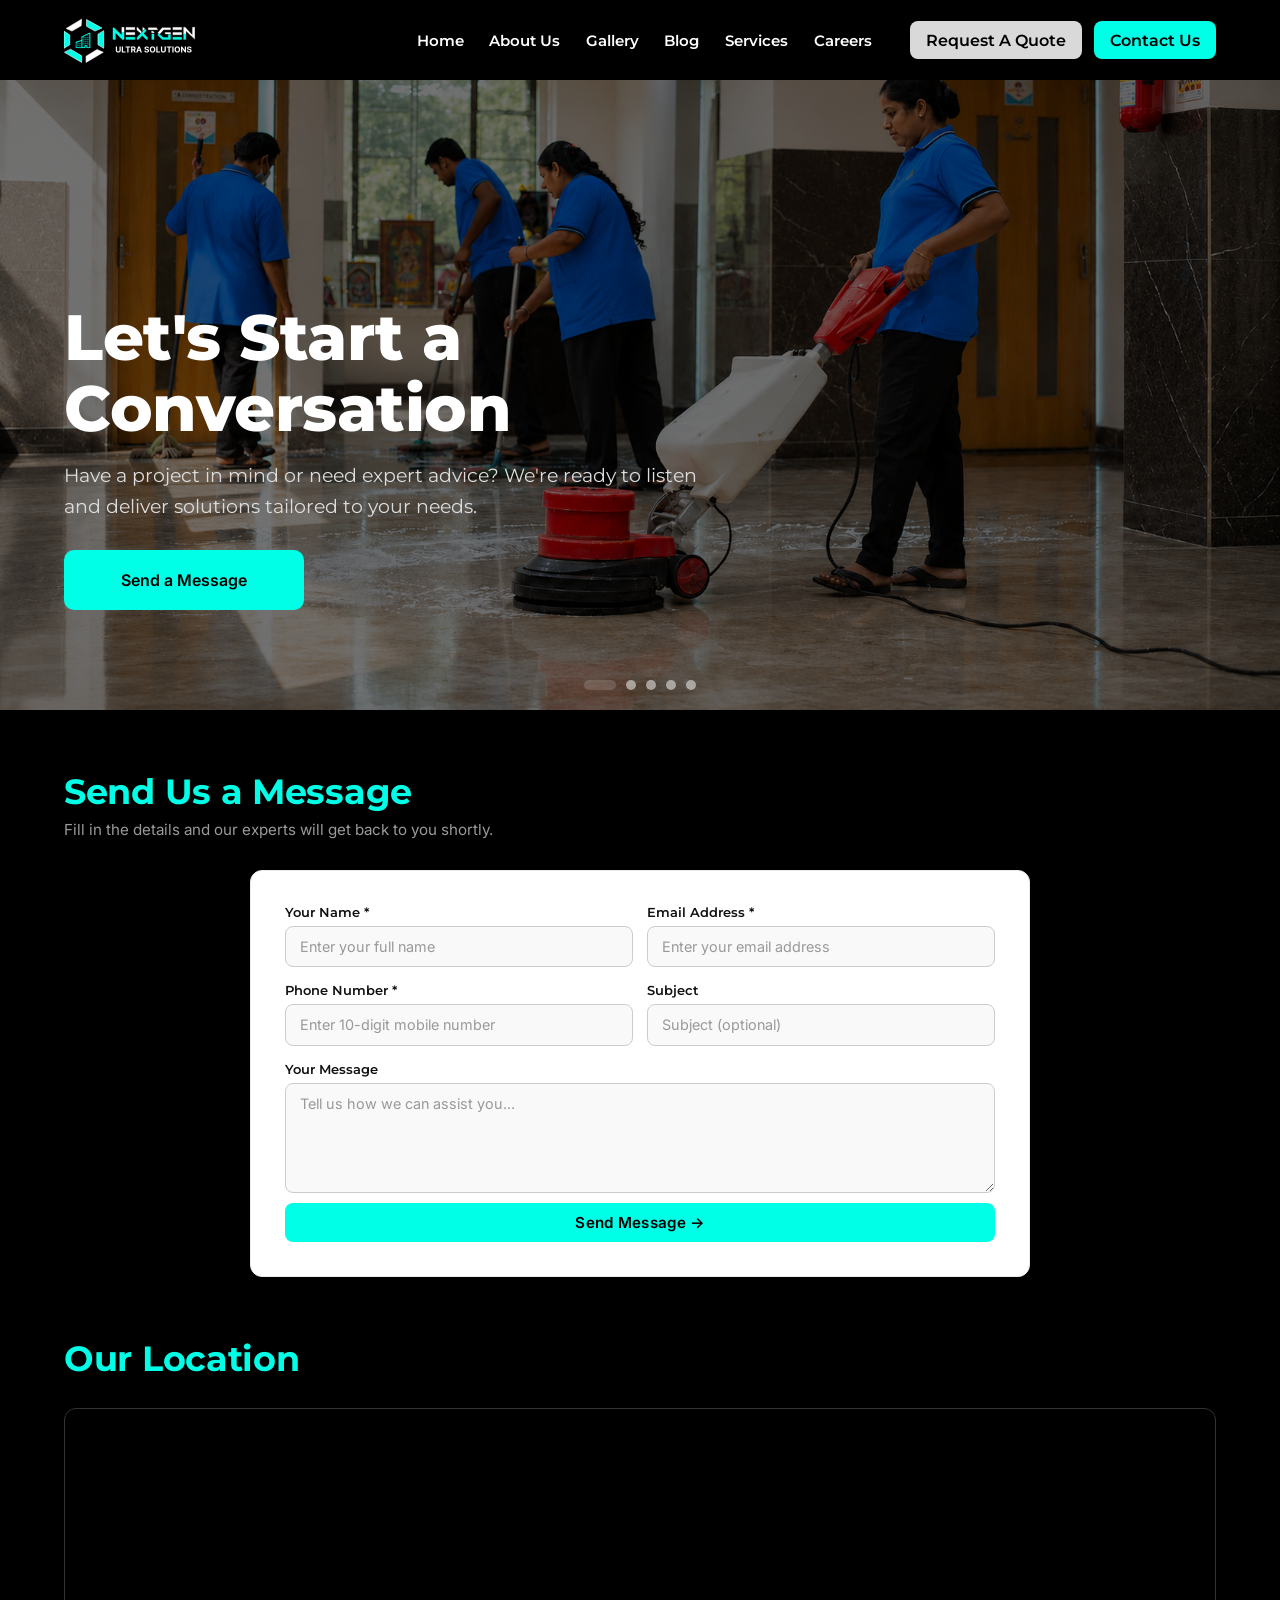
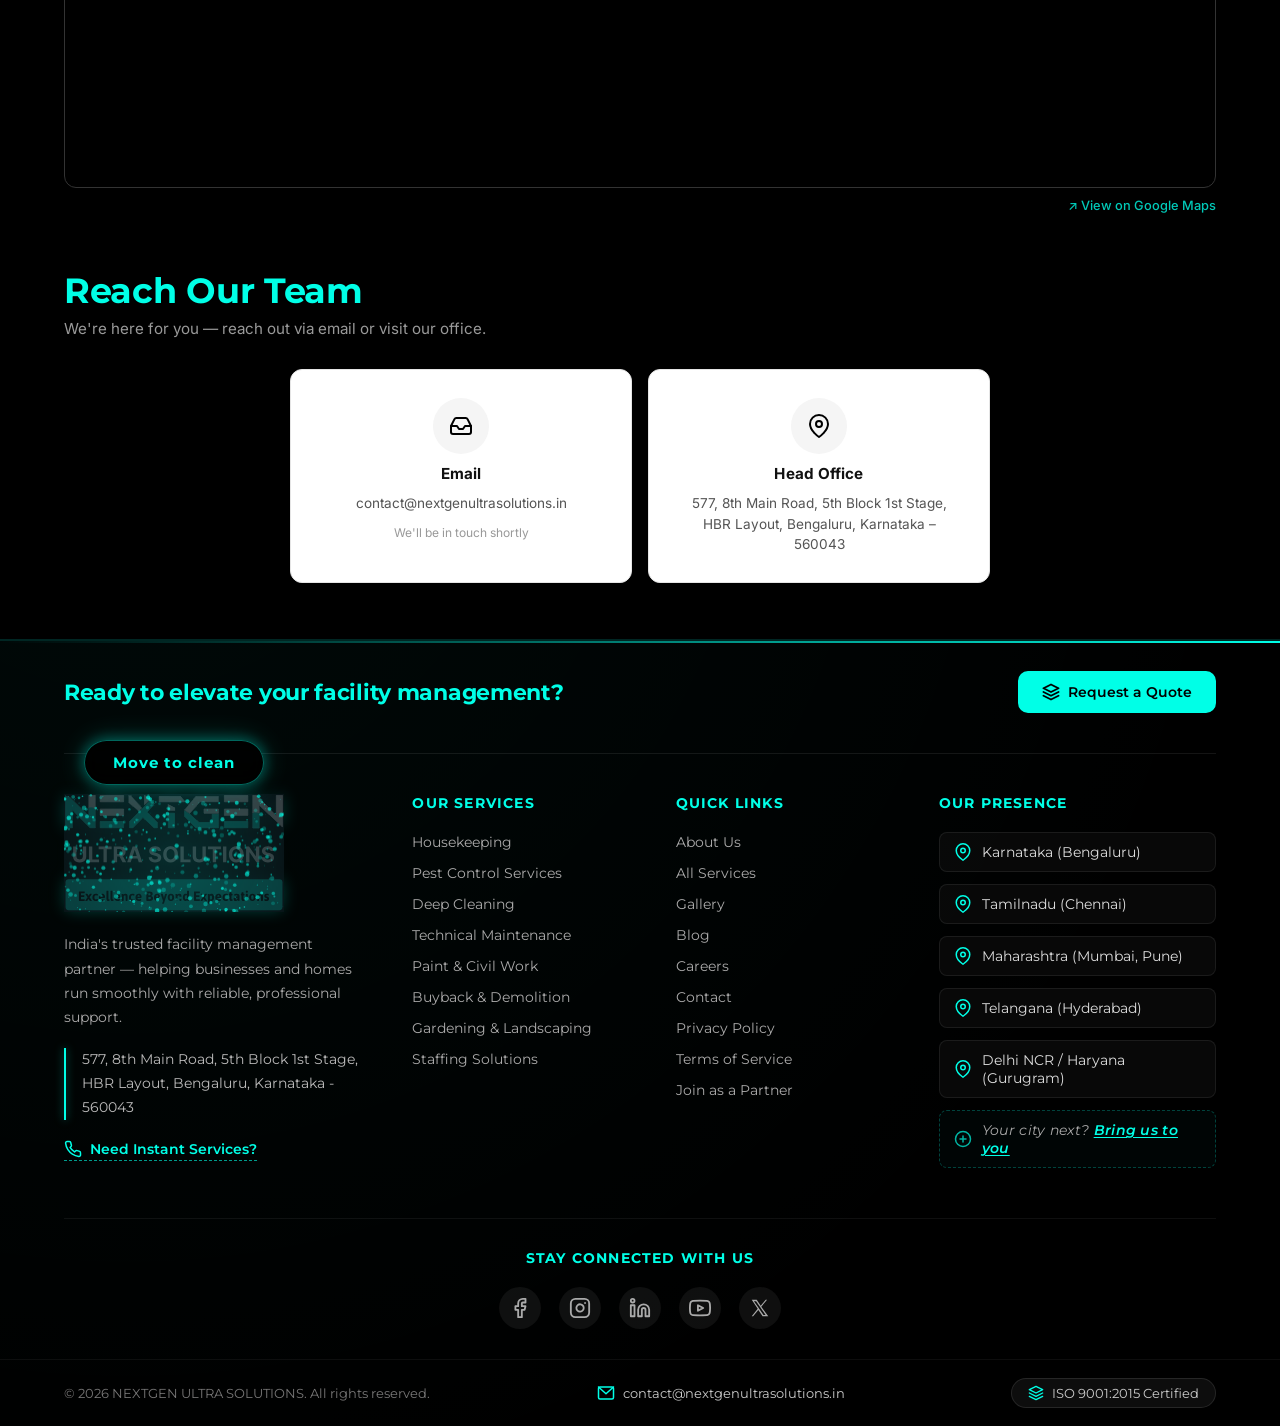
<file: ContactUs.html>
<!DOCTYPE html>
<html lang="en">
<head>
    <meta charset="UTF-8">
    <meta name="viewport" content="width=device-width, initial-scale=1.0">
    <title>Contact Us | NEXTGEN ULTRA SOLUTIONS</title>

    <link rel="stylesheet" href="style.css">
    <link href="https://fonts.googleapis.com/css2?family=Montserrat:wght@400;600;700;800&display=swap" rel="stylesheet">
    <link href="https://fonts.googleapis.com/css2?family=Inter:wght@400;500;600;700&display=swap" rel="stylesheet">

    <style>
        html, body {
            overflow-x: hidden !important;
            width: 100%;
            max-width: 100vw;
            background: #000;
            scroll-behavior: smooth;
        }
        .logo svg {
            display: block;
            height: 45px;
            width: auto;
        }

        /* ==================== HERO ==================== */
        .hero {
            position: relative;
            padding-top: 80px;
            padding-bottom: clamp(60px, 8vw, 100px);
            height: calc(80px + clamp(520px, 70vh, 750px));
            display: flex;
            align-items: flex-end;
            width: 100%;
            box-sizing: border-box;
        }
        .hero-content h1 {
            font-size: clamp(34px, 5.5vw, 64px);
            color: #fff;
            margin-bottom: clamp(12px, 2vw, 18px);
            font-weight: 800;
            letter-spacing: -0.5px;
            line-height: 1.1;
        }
        .hero-content p {
            font-size: clamp(14px, 1.5vw, 19px);
            color: #ddd;
            margin-bottom: clamp(20px, 3vw, 28px);
            line-height: 1.6;
            max-width: 650px;
        }

        /* ==================== SECTION HEADERS ==================== */
        .section-header-left {
            text-align: left;
            margin-bottom: clamp(20px, 3vw, 28px);
        }
        .section-header-left h2 {
            font-size: clamp(1.6rem, 4vw, 2.2rem);
            font-weight: 700;
            color: #00FFE7;
            letter-spacing: -0.3px;
            margin-bottom: 6px;
        }
        .section-header-left .section-subtitle {
            font-family: 'Inter', sans-serif;
            font-size: clamp(0.85rem, 1.3vw, 0.95rem);
            color: #999;
            line-height: 1.5;
            max-width: 520px;
            margin: 0;
        }

        /* ==================== CONTACT FORM (full‑width button, tight rows, larger inputs) ==================== */
        .contact-form-section {
            padding: clamp(40px, 6vw, 60px) 0;
        }

        .contact-form-wrapper {
            background: #fff;
            border-radius: 12px;
            padding: clamp(24px, 4vw, 34px);
            box-shadow: 0 4px 20px rgba(0, 0, 0, 0.06);
            max-width: 780px;
            margin: 0 auto;
            border: 1px solid #eaeaea;
            transition: border-color 0.3s, box-shadow 0.3s;
        }
        .contact-form-wrapper:hover {
            border-color: #00FFE7;
            box-shadow: 0 10px 35px rgba(0, 255, 231, 0.08);
        }

        .contact-detailed-form {
            display: grid;
            grid-template-columns: 1fr 1fr;
            gap: 6px 14px;
        }
        .contact-detailed-form .full-width {
            grid-column: 1 / -1;
        }

        .contact-detailed-form .form-field {
            display: flex;
            flex-direction: column;
            gap: 6px;
        }
        .contact-detailed-form label {
            font-family: 'Montserrat', sans-serif;
            font-weight: 600;
            font-size: 0.8rem;
            color: #111;
            text-transform: none;
        }
        .contact-detailed-form input,
        .contact-detailed-form textarea {
            font-family: 'Inter', sans-serif;
            font-size: 0.9rem;
            padding: 0.7rem 0.9rem;
            border: 1px solid #ccc;
            border-radius: 8px;
            background: #f9f9f9;
            color: #333;
            outline: none;
            transition: border-color 0.3s ease, background 0.3s ease;
        }
        .contact-detailed-form input:hover,
        .contact-detailed-form textarea:hover {
            background: #f4f4f4;
            border-color: #b8b8b8;
        }
        .contact-detailed-form input:focus,
        .contact-detailed-form textarea:focus {
            border-color: #00FFE7;
            background: #fff;
            box-shadow: 0 0 0 2px rgba(0, 255, 231, 0.08);
        }
        .contact-detailed-form textarea {
            resize: vertical;
            min-height: 110px;
        }

        /* Error states */
        .contact-detailed-form input.input-error,
        .contact-detailed-form textarea.input-error {
            border-color: #e03030 !important;
            background: #fff9f9;
        }
        .form-field .error-message {
            font-size: 0.75rem;
            color: #e03030;
            min-height: 0;
            height: auto;
            font-weight: 500;
            line-height: 1.2;
        }

        /* Submit button – full width */
        .contact-submit-btn {
            grid-column: 1 / -1;
            width: 100%;
            justify-self: stretch;
            background: #00FFE7;
            color: #000;
            font-family: 'Inter', sans-serif;
            font-weight: 600;
            font-size: 0.95rem;
            padding: 0.65rem 0;
            border: none;
            border-radius: 8px;
            cursor: pointer;
            transition: all 0.3s ease;
            letter-spacing: 0.3px;
            margin-top: 4px;
        }
        .contact-submit-btn:hover {
            background: #000;
            color: #00FFE7;
            box-shadow: 0 6px 20px rgba(0, 255, 231, 0.25);
            transform: translateY(-1px);
        }
        .contact-submit-btn:active {
            transform: translateY(0);
        }

        /* Success message – Careers page style */
        .form-success-msg {
            display: none;
            text-align: center;
            margin-top: 18px;
            font-family: 'Inter', sans-serif;
            color: #000000;
            font-weight: 600;
            font-size: 0.9rem;
            padding: 10px 16px;
            background: #ffffff;
            border-radius: 8px;
            border: 1px solid #ffffff;
        }

        @media (max-width: 767px) {
            .contact-detailed-form {
                grid-template-columns: 1fr;
                gap: 6px;
            }
            .contact-submit-btn {
                width: 100%;
                justify-self: stretch;
            }
        }

        /* ==================== GOOGLE MAP ==================== */
        .map-section {
            padding: 0 0 clamp(30px, 5vw, 40px) 0;
        }
        .map-container {
            width: 100%;
            height: 380px;
            border-radius: 12px;
            overflow: hidden;
            border: 1px solid #333;
            box-shadow: 0 8px 30px rgba(0, 0, 0, 0.4);
            transition: border-color 0.3s, box-shadow 0.3s;
        }
        .map-container:hover {
            border-color: rgba(0, 255, 231, 0.5);
            box-shadow: 0 0 35px rgba(0, 255, 231, 0.2);
        }
        .map-container iframe {
            width: 100%;
            height: 100%;
            border: none;
            filter: grayscale(1) contrast(1.1) brightness(0.85);
            transition: filter 0.35s ease;
        }
        .map-container:hover iframe {
            filter: grayscale(0) contrast(1) brightness(1);
        }
        @media (max-width: 639px) {
            .map-container {
                height: 280px;
            }
        }

        /* ==================== CONTACT INFO CARDS ==================== */
        .contact-info-section {
            padding: clamp(10px, 2vw, 16px) 0 clamp(40px, 6vw, 56px) 0;
        }
        .info-cards-grid {
            display: grid;
            grid-template-columns: repeat(2, 1fr);
            gap: 16px;
            max-width: 700px;
            margin: 0 auto;
        }
        .info-card {
            background: #fff;
            border-radius: 12px;
            padding: clamp(20px, 3.5vw, 28px);
            border: 1px solid #e5e5e5;
            text-align: center;
            transition: all 0.35s ease;
            display: flex;
            flex-direction: column;
            align-items: center;
            gap: 10px;
            box-shadow: 0 1px 3px rgba(0, 0, 0, 0.03);
        }
        .info-card:hover {
            border-color: #00FFE7;
            box-shadow: 0 12px 32px rgba(0, 255, 231, 0.18);
            transform: translateY(-4px);
        }
        .info-icon-circle {
            width: 56px;
            height: 56px;
            border-radius: 50%;
            background: #f5f5f5;
            display: flex;
            align-items: center;
            justify-content: center;
            transition: all 0.3s ease;
        }
        .info-card:hover .info-icon-circle {
            background: #00FFE7;
            box-shadow: 0 0 18px rgba(0, 255, 231, 0.35);
        }
        .info-icon-circle svg {
            width: 24px;
            height: 24px;
            stroke: #1a1a1a;
            stroke-width: 2;
            transition: stroke 0.3s ease;
        }
        .info-card:hover .info-icon-circle svg {
            stroke: #000;
        }
        .info-card h3 {
            font-family: 'Inter', sans-serif;
            font-weight: 700;
            font-size: 0.95rem;
            color: #111;
            margin: 0;
            letter-spacing: 0.1px;
        }
        .info-card p,
        .info-card a {
            font-family: 'Inter', sans-serif;
            font-size: 0.85rem;
            color: #555;
            text-decoration: none;
            line-height: 1.5;
            transition: color 0.3s;
        }
        .info-card a:hover {
            color: #00a88e;
        }
        @media (max-width: 640px) {
            .info-cards-grid {
                grid-template-columns: 1fr;
                max-width: 360px;
            }
        }

        /* ==================== ACTIVE NAV ==================== */
        .nav-links li a.active {
            color: #00FFE7 !important;
        }
        .nav-links li a.active::after {
            width: 100% !important;
        }
    </style>
</head>

<body>

    <!-- ================= PAGE TRANSITION OVERLAY (with text + progress bar) ================= -->
    <div class="page-transition-overlay" id="pageTransitionOverlay">
        <div class="transition-glow"></div>
        <div class="transition-particles">
            <span class="particle"></span><span class="particle"></span><span class="particle"></span><span class="particle"></span>
            <span class="particle"></span><span class="particle"></span><span class="particle"></span><span class="particle"></span>
        </div>
        <div class="transition-loader">
            <div class="loader-ring ring-1"></div>
            <div class="loader-ring ring-2"></div>
            <div class="loader-ring ring-3"></div>
            <div class="loader-icon">
                <svg width="36" height="41" viewBox="0 0 68 77" fill="none" xmlns="http://www.w3.org/2000/svg">
                    <g clip-path="url(#loaderIconClipQuote)">
                        <g clip-path="url(#loaderIconClipQuote2)">
                            <path d="M44.7138 24.7757C44.8369 24.8518 44.9384 24.958 45.0089 25.0844C45.0794 25.2107 45.1164 25.353 45.1165 25.4977V50.9813C45.1165 51.2066 45.027 51.4227 44.8677 51.582C44.7084 51.7413 44.4923 51.8308 44.267 51.8308H39.1703C38.945 51.8308 38.7289 51.7413 38.5696 51.582C38.4103 51.4227 38.3208 51.2066 38.3208 50.9813V48.433H36.6219V50.9813C36.6219 51.2066 36.5324 51.4227 36.3731 51.582C36.2138 51.7413 35.9977 51.8308 35.7725 51.8308H20.4823C20.257 51.8308 20.0409 51.7413 19.8816 51.582C19.7223 51.4227 19.6328 51.2066 19.6328 50.9813V41.6373C19.6329 41.4591 19.6891 41.2855 19.7934 41.141C19.8977 40.9964 20.0448 40.8884 20.2138 40.8321L29.8263 37.6279V32.2933C29.8263 32.1357 29.8701 31.9812 29.9529 31.8471C30.0358 31.713 30.1543 31.6045 30.2952 31.5339L43.8864 24.7383C44.0161 24.6734 44.1602 24.6428 44.305 24.6493C44.4498 24.6558 44.5906 24.6993 44.7138 24.7757ZM29.8263 39.4186L21.3317 42.2489V50.1319H29.8263V39.4186ZM31.5252 50.1319H34.923V47.5835C34.923 47.3582 35.0125 47.1422 35.1718 46.9829C35.3311 46.8236 35.5472 46.7341 35.7725 46.7341H39.1703C39.3956 46.7341 39.6116 46.8236 39.7709 46.9829C39.9302 47.1422 40.0197 47.3582 40.0197 47.5835V50.1319H43.4175V26.8721L31.5252 32.8183V50.1319Z" fill="#00FFE7"/>
                            <path d="M23.0312 43.3335H24.7302V45.0324H23.0312V43.3335ZM26.4291 43.3335H28.128V45.0324H26.4291V43.3335ZM23.0312 46.7313H24.7302V48.4302H23.0312V46.7313ZM26.4291 46.7313H28.128V48.4302H26.4291V46.7313ZM33.2247 39.9356H34.9236V41.6346H33.2247V39.9356ZM36.6225 39.9356H38.3214V41.6346H36.6225V39.9356ZM33.2247 43.3335H34.9236V45.0324H33.2247V43.3335ZM36.6225 43.3335H38.3214V45.0324H36.6225V43.3335ZM40.0203 39.9356H41.7193V41.6346H40.0203V39.9356ZM40.0203 43.3335H41.7193V45.0324H40.0203V43.3335ZM33.2247 36.5378H34.9236V38.2367H33.2247V36.5378ZM36.6225 36.5378H38.3214V38.2367H36.6225V36.5378ZM40.0203 36.5378H41.7193V38.2367H40.0203V36.5378ZM33.2247 33.14H34.9236V34.8389H33.2247V33.14ZM36.6225 33.14H38.3214V34.8389H36.6225V33.14ZM40.0203 33.14H41.7193V34.8389H40.0203V33.14ZM40.0203 29.7422H41.7193V31.4411H40.0203V29.7422Z" fill="#00FFE7"/>
                        </g>
                        <path d="M13.5913 22.3869L3.77539 17.8565L30.2029 2L29.2852 13.3261L13.5913 22.3869Z" fill="white" stroke="white"/>
                        <path d="M38.5078 14.0839V2.75781L64.9353 17.1042L52.8542 22.3897L38.5078 14.0839Z" fill="#00FFE7" stroke="white"/>
                        <path d="M67.9565 21.6328L58.1406 27.6734V45.7951L67.9565 51.8357V21.6328Z" fill="#00FFE7" stroke="white"/>
                        <path d="M56.6307 54.0938L37.7539 65.4198V75.9908L67.2017 58.6242L56.6307 54.0938Z" fill="white" stroke="white"/>
                        <path d="M30.2036 64.6776L11.3269 53.3516L0.755859 58.6371L30.2036 76.0037V64.6776Z" fill="#00FFE7" stroke="white"/>
                        <path d="M9.81592 29.1785L0 22.3828V51.8306L9.81592 45.79V29.1785Z" fill="#00FFE7" stroke="white"/>
                    </g>
                    <defs>
                        <clipPath id="loaderIconClipQuote"><rect width="68" height="77" fill="white"/></clipPath>
                        <clipPath id="loaderIconClipQuote2"><rect width="27.1826" height="27.1826" fill="white" transform="translate(19.6328 24.6484)"/></clipPath>
                    </defs>
                </svg>
            </div>
        </div>
        <div class="transition-text-container">
            <span class="transition-text active" data-index="0">Preparing your quote…</span>
            <span class="transition-text" data-index="1">Customizing your options…</span>
            <span class="transition-text" data-index="2">Almost ready…</span>
            <span class="transition-text completion-text">✓ Ready!</span>
        </div>
        <div class="transition-progress">
            <div class="transition-progress-bar" id="transitionProgressBar"></div>
        </div>
    </div>

    <!-- ================= LOADING OVERLAY (for form submissions) ================= -->
    <div class="page-transition-overlay" id="loadingOverlay" style="display: none;">
        <div class="transition-glow"></div>
        <div class="transition-particles">
            <span class="particle"></span><span class="particle"></span><span class="particle"></span><span class="particle"></span>
            <span class="particle"></span><span class="particle"></span><span class="particle"></span><span class="particle"></span>
        </div>
        <div class="transition-loader">
            <div class="loader-ring ring-1"></div>
            <div class="loader-ring ring-2"></div>
            <div class="loader-ring ring-3"></div>
            <div class="loader-icon">
                <svg width="36" height="41" viewBox="0 0 68 77" fill="none" xmlns="http://www.w3.org/2000/svg">
                    <g clip-path="url(#loaderIconClipReuse)">
                        <g clip-path="url(#loaderIconClipReuse2)">
                            <path d="M44.7138 24.7757C44.8369 24.8518 44.9384 24.958 45.0089 25.0844C45.0794 25.2107 45.1164 25.353 45.1165 25.4977V50.9813C45.1165 51.2066 45.027 51.4227 44.8677 51.582C44.7084 51.7413 44.4923 51.8308 44.267 51.8308H39.1703C38.945 51.8308 38.7289 51.7413 38.5696 51.582C38.4103 51.4227 38.3208 51.2066 38.3208 50.9813V48.433H36.6219V50.9813C36.6219 51.2066 36.5324 51.4227 36.3731 51.582C36.2138 51.7413 35.9977 51.8308 35.7725 51.8308H20.4823C20.257 51.8308 20.0409 51.7413 19.8816 51.582C19.7223 51.4227 19.6328 51.2066 19.6328 50.9813V41.6373C19.6329 41.4591 19.6891 41.2855 19.7934 41.141C19.8977 40.9964 20.0448 40.8884 20.2138 40.8321L29.8263 37.6279V32.2933C29.8263 32.1357 29.8701 31.9812 29.9529 31.8471C30.0358 31.713 30.1543 31.6045 30.2952 31.5339L43.8864 24.7383C44.0161 24.6734 44.1602 24.6428 44.305 24.6493C44.4498 24.6558 44.5906 24.6993 44.7138 24.7757ZM29.8263 39.4186L21.3317 42.2489V50.1319H29.8263V39.4186ZM31.5252 50.1319H34.923V47.5835C34.923 47.3582 35.0125 47.1422 35.1718 46.9829C35.3311 46.8236 35.5472 46.7341 35.7725 46.7341H39.1703C39.3956 46.7341 39.6116 46.8236 39.7709 46.9829C39.9302 47.1422 40.0197 47.3582 40.0197 47.5835V50.1319H43.4175V26.8721L31.5252 32.8183V50.1319Z" fill="#00FFE7"/>
                            <path d="M23.0312 43.3335H24.7302V45.0324H23.0312V43.3335ZM26.4291 43.3335H28.128V45.0324H26.4291V43.3335ZM23.0312 46.7313H24.7302V48.4302H23.0312V46.7313ZM26.4291 46.7313H28.128V48.4302H26.4291V46.7313ZM33.2247 39.9356H34.9236V41.6346H33.2247V39.9356ZM36.6225 39.9356H38.3214V41.6346H36.6225V39.9356ZM33.2247 43.3335H34.9236V45.0324H33.2247V43.3335ZM36.6225 43.3335H38.3214V45.0324H36.6225V43.3335ZM40.0203 39.9356H41.7193V41.6346H40.0203V39.9356ZM40.0203 43.3335H41.7193V45.0324H40.0203V43.3335ZM33.2247 36.5378H34.9236V38.2367H33.2247V36.5378ZM36.6225 36.5378H38.3214V38.2367H36.6225V36.5378ZM40.0203 36.5378H41.7193V38.2367H40.0203V36.5378ZM33.2247 33.14H34.9236V34.8389H33.2247V33.14ZM36.6225 33.14H38.3214V34.8389H36.6225V33.14ZM40.0203 33.14H41.7193V34.8389H40.0203V33.14ZM40.0203 29.7422H41.7193V31.4411H40.0203V29.7422Z" fill="#00FFE7"/>
                        </g>
                        <path d="M13.5913 22.3869L3.77539 17.8565L30.2029 2L29.2852 13.3261L13.5913 22.3869Z" fill="white" stroke="white"/>
                        <path d="M38.5078 14.0839V2.75781L64.9353 17.1042L52.8542 22.3897L38.5078 14.0839Z" fill="#00FFE7" stroke="white"/>
                        <path d="M67.9565 21.6328L58.1406 27.6734V45.7951L67.9565 51.8357V21.6328Z" fill="#00FFE7" stroke="white"/>
                        <path d="M56.6307 54.0938L37.7539 65.4198V75.9908L67.2017 58.6242L56.6307 54.0938Z" fill="white" stroke="white"/>
                        <path d="M30.2036 64.6776L11.3269 53.3516L0.755859 58.6371L30.2036 76.0037V64.6776Z" fill="#00FFE7" stroke="white"/>
                        <path d="M9.81592 29.1785L0 22.3828V51.8306L9.81592 45.79V29.1785Z" fill="#00FFE7" stroke="white"/>
                    </g>
                    <defs>
                        <clipPath id="loaderIconClipReuse"><rect width="68" height="77" fill="white"/></clipPath>
                        <clipPath id="loaderIconClipReuse2"><rect width="27.1826" height="27.1826" fill="white" transform="translate(19.6328 24.6484)"/></clipPath>
                    </defs>
                </svg>
            </div>
        </div>
    </div>

    <!-- ================= NAVBAR ================= -->
    <nav class="navbar">
        <div class="container nav-container">
            <div class="logo">
                <svg width="224" height="77" viewBox="0 0 224 77" fill="none" xmlns="http://www.w3.org/2000/svg">
                    <g clip-path="url(#clip0_290_100)">
                        <g filter="url(#filter0_i_290_100)">
                            <path d="M160.658 29.3967V26.0469L163.945 28.0568L169.86 33.4165H178.405V28.0568H182.348V29.9714V32.5561V34.7564V36.7663H167.888L160.658 29.3967Z" fill="#00FFE7"/>
                        </g>
                        <path d="M160.658 29.3967V26.0469L163.945 28.0568L169.86 33.4165H178.405V28.0568H182.348V29.9714V32.5561V34.7564V36.7663H167.888L160.658 29.3967Z" stroke="#00FFE7" stroke-width="0.5"/>
                        <g filter="url(#filter1_i_290_100)">
                            <path d="M163.945 27.3913L160.658 25.3814L167.888 16.6719H182.348V20.0217H170.517L163.945 27.3913Z" fill="white"/>
                        </g>
                        <path d="M163.945 27.3913L160.658 25.3814L167.888 16.6719H182.348V20.0217H170.517L163.945 27.3913Z" stroke="white" stroke-width="0.35"/>
                        <g filter="url(#filter2_i_290_100)">
                            <path d="M173.146 27.3908V24.7109H182.348V27.3908H173.146Z" fill="white"/>
                        </g>
                        <path d="M173.146 27.3908V24.7109H182.348V27.3908H173.146Z" stroke="white" stroke-width="0.5"/>
                        <g filter="url(#filter3_i_290_100)">
                            <path d="M154.084 27.3906H150.141V36.7701H154.084V27.3906Z" fill="#00FFE7"/>
                        </g>
                        <path d="M154.084 27.3906H150.141V36.7701H154.084V27.3906Z" stroke="#00FFE7" stroke-width="0.5"/>
                        <g filter="url(#filter4_i_290_100)">
                            <path d="M150.141 25.3811V22.0312L154.084 24.0411V25.3811H150.141Z" fill="white"/>
                        </g>
                        <path d="M150.141 25.3811V22.0312L154.084 24.0411V25.3811H150.141Z" stroke="white" stroke-width="0.75"/>
                        <g filter="url(#filter5_i_290_100)">
                            <path d="M144.227 20.0217V16.6719H158.029L160.658 20.0217H144.227Z" fill="white"/>
                        </g>
                        <path d="M144.227 20.0217V16.6719H158.029L160.658 20.0217H144.227Z" stroke="white" stroke-width="0.5"/>
                        <g filter="url(#filter6_i_290_100)">
                            <path d="M138.759 19L125.168 32.7489V36.7687H127.14L133.713 30.0691L140.943 36.7687H142.914V33.4189L136.342 26.7193L140.943 21.3595L138.759 19Z" fill="#00FFE7"/>
                        </g>
                        <path d="M138.759 19L125.168 32.7489V36.7687H127.14L133.713 30.0691L140.943 36.7687H142.914V33.4189L136.342 26.7193L140.943 21.3595L138.759 19Z" stroke="#00FFE7" stroke-width="0.5"/>
                        <g filter="url(#filter7_i_290_100)">
                            <path d="M134.758 16V21.8376L138.258 18.5L134.758 16Z" fill="white"/>
                        </g>
                        <path d="M134.758 16V21.8376L138.258 18.5L134.758 16Z" stroke="white" stroke-width="0.5"/>
                        <g filter="url(#filter8_i_290_100)">
                            <path d="M124.51 20.6897V16H125.824L133.054 24.0396L131.083 26.0495L124.51 20.6897Z" fill="white"/>
                        </g>
                        <g filter="url(#filter9_i_290_100)">
                            <path d="M121.223 16H106.105V20.0198H121.223V16Z" fill="white"/>
                        </g>
                        <path d="M121.223 16H106.105V20.0198H121.223V16Z" stroke="white" stroke-width="0.5"/>
                        <g filter="url(#filter10_i_290_100)">
                            <path d="M121.223 24.7109H106.105V28.7307H121.223V24.7109Z" fill="white"/>
                        </g>
                        <path d="M121.223 24.7109H106.105V28.7307H121.223V24.7109Z" stroke="white" stroke-width="0.5"/>
                        <g filter="url(#filter11_i_290_100)">
                            <path d="M121.223 32.75H106.105V36.7698H121.223V32.75Z" fill="#00FFE7"/>
                        </g>
                        <path d="M121.223 32.75H106.105V36.7698H121.223V32.75Z" stroke="#00FFE7" stroke-width="0.5"/>
                        <g filter="url(#filter12_i_290_100)">
                            <path d="M201.41 16H186.293V20.0198H201.41V16Z" fill="white"/>
                        </g>
                        <path d="M201.41 16H186.293V20.0198H201.41V16Z" stroke="white" stroke-width="0.5"/>
                        <g filter="url(#filter13_i_290_100)">
                            <path d="M201.41 24.7109H186.293V28.7307H201.41V24.7109Z" fill="white"/>
                        </g>
                        <path d="M201.41 24.7109H186.293V28.7307H201.41V24.7109Z" stroke="white" stroke-width="0.5"/>
                        <g filter="url(#filter14_i_290_100)">
                            <path d="M201.41 32.75H186.293V36.7698H201.41V32.75Z" fill="#00FFE7"/>
                        </g>
                        <path d="M201.41 32.75H186.293V36.7698H201.41V32.75Z" stroke="#00FFE7" stroke-width="0.5"/>
                        <g filter="url(#filter15_i_290_100)">
                            <path d="M98.875 16V24.0396L102.819 25.1495V16H98.875Z" fill="white"/>
                        </g>
                        <path d="M98.875 16V24.0396L102.819 25.1495V16H98.875Z" stroke="white" stroke-width="0.5"/>
                        <g filter="url(#filter16_i_290_100)">
                            <path d="M207.326 16H204.697V27.2299H208.641V22.0297L216.2 29.0643L223.758 36.0989V16H219.815V29.3993L207.326 16Z" fill="white"/>
                        </g>
                        <path d="M207.326 16H204.697V27.2299H208.641V22.0297L216.2 29.0643L223.758 36.0989V16H219.815V29.3993L207.326 16Z" stroke="white" stroke-width="0.5"/>
                        <g filter="url(#filter17_i_290_100)">
                            <path d="M208.641 37.0026H204.697V27.6468C205.223 26.5749 207.545 27.3998 208.641 27.6231V37.0026Z" fill="#00FFE7"/>
                        </g>
                        <path d="M208.641 37.0026H204.697V27.6468C205.223 26.5749 207.545 27.3998 208.641 27.6231V37.0026Z" stroke="#00FFE7" stroke-width="0.5"/>
                        <g filter="url(#filter18_i_290_100)">
                            <path d="M83.7578 16.6719V36.7708H88.1009V25.1186L99.5324 36.7708H102.819V25.1186C102.819 24.0415 100.19 23.6429 98.8752 24.0415V29.4012L85.7296 16.6719H83.7578Z" fill="#00FFE7"/>
                        </g>
                        <path d="M83.7578 16.6719V36.7708H88.1009V25.1186L99.5324 36.7708H102.819V25.1186C102.819 24.0415 100.19 23.6429 98.8752 24.0415V29.4012L85.7296 16.6719H83.7578Z" stroke="#00FFE7" stroke-width="0.5"/>
                        <path d="M94.9318 48.8182H97.0845V55.4304C97.0845 56.1728 96.9072 56.8224 96.5526 57.3793C96.2012 57.9361 95.709 58.3703 95.076 58.6818C94.4429 58.9901 93.7055 59.1442 92.8636 59.1442C92.0185 59.1442 91.2794 58.9901 90.6463 58.6818C90.0133 58.3703 89.5211 57.9361 89.1697 57.3793C88.8184 56.8224 88.6428 56.1728 88.6428 55.4304V48.8182H90.7955V55.2464C90.7955 55.6342 90.88 55.9789 91.049 56.2805C91.2214 56.5821 91.4633 56.8191 91.7749 56.9915C92.0864 57.1638 92.4493 57.25 92.8636 57.25C93.2813 57.25 93.6442 57.1638 93.9524 56.9915C94.264 56.8191 94.5043 56.5821 94.6733 56.2805C94.8456 55.9789 94.9318 55.6342 94.9318 55.2464V48.8182ZM98.8556 59V48.8182H101.008V57.2251H105.373V59H98.8556ZM105.14 50.593V48.8182H113.502V50.593H110.385V59H108.257V50.593H105.14ZM114.879 59V48.8182H118.896C119.665 48.8182 120.321 48.9557 120.865 49.2308C121.412 49.5026 121.828 49.8887 122.113 50.3892C122.401 50.8864 122.545 51.4714 122.545 52.1442C122.545 52.8203 122.399 53.402 122.108 53.8892C121.816 54.3731 121.394 54.7443 120.84 55.0028C120.29 55.2614 119.624 55.3906 118.841 55.3906H116.152V53.6605H118.493C118.904 53.6605 119.246 53.6042 119.518 53.4915C119.789 53.3788 119.992 53.2098 120.124 52.9844C120.26 52.759 120.328 52.4789 120.328 52.1442C120.328 51.8061 120.26 51.5211 120.124 51.2891C119.992 51.0571 119.788 50.8814 119.513 50.7621C119.241 50.6394 118.898 50.5781 118.483 50.5781H117.032V59H114.879ZM120.378 54.3665L122.908 59H120.532L118.056 54.3665H120.378ZM125.822 59H123.515L127.03 48.8182H129.804L133.314 59H131.007L128.456 51.1449H128.377L125.822 59ZM125.677 54.9979H131.126V56.6783H125.677V54.9979ZM143.303 51.7464C143.263 51.3454 143.092 51.0339 142.791 50.8118C142.489 50.5897 142.08 50.4787 141.563 50.4787C141.212 50.4787 140.915 50.5284 140.673 50.6278C140.431 50.724 140.245 50.8582 140.116 51.0305C139.99 51.2029 139.927 51.3984 139.927 51.6172C139.921 51.7995 139.959 51.9586 140.042 52.0945C140.128 52.2304 140.245 52.348 140.395 52.4474C140.544 52.5436 140.716 52.6281 140.912 52.701C141.107 52.7706 141.316 52.8303 141.538 52.88L142.453 53.0987C142.897 53.1982 143.305 53.3307 143.676 53.4964C144.047 53.6622 144.368 53.866 144.64 54.108C144.912 54.3499 145.123 54.6349 145.272 54.9631C145.424 55.2912 145.502 55.6674 145.505 56.0916C145.502 56.7147 145.343 57.255 145.028 57.7124C144.717 58.1664 144.266 58.5194 143.676 58.7713C143.089 59.0199 142.382 59.1442 141.553 59.1442C140.731 59.1442 140.015 59.0182 139.405 58.7663C138.799 58.5144 138.325 58.1416 137.983 57.6477C137.645 57.1506 137.468 56.5357 137.451 55.8033H139.534C139.558 56.1446 139.655 56.4297 139.828 56.6584C140.003 56.8838 140.237 57.0545 140.529 57.1705C140.824 57.2831 141.157 57.3395 141.528 57.3395C141.893 57.3395 142.209 57.2865 142.478 57.1804C142.749 57.0743 142.96 56.9268 143.109 56.7379C143.258 56.549 143.333 56.3319 143.333 56.0866C143.333 55.858 143.265 55.6657 143.129 55.5099C142.996 55.3542 142.801 55.2216 142.542 55.1122C142.287 55.0028 141.974 54.9034 141.603 54.8139L140.494 54.5355C139.636 54.3267 138.958 54.0002 138.461 53.5561C137.963 53.112 137.717 52.5137 137.72 51.7614C137.717 51.1449 137.881 50.6063 138.212 50.1456C138.547 49.6849 139.006 49.3253 139.589 49.0668C140.172 48.8082 140.835 48.679 141.578 48.679C142.333 48.679 142.993 48.8082 143.556 49.0668C144.123 49.3253 144.564 49.6849 144.879 50.1456C145.194 50.6063 145.356 51.1399 145.366 51.7464H143.303ZM156.31 53.9091C156.31 55.0194 156.099 55.964 155.678 56.7429C155.261 57.5218 154.691 58.1167 153.968 58.5277C153.249 58.9354 152.44 59.1392 151.542 59.1392C150.637 59.1392 149.825 58.9337 149.106 58.5227C148.387 58.1117 147.818 57.5168 147.401 56.7379C146.983 55.959 146.774 55.0161 146.774 53.9091C146.774 52.7988 146.983 51.8542 147.401 51.0753C147.818 50.2964 148.387 49.7031 149.106 49.2955C149.825 48.8845 150.637 48.679 151.542 48.679C152.44 48.679 153.249 48.8845 153.968 49.2955C154.691 49.7031 155.261 50.2964 155.678 51.0753C156.099 51.8542 156.31 52.7988 156.31 53.9091ZM154.127 53.9091C154.127 53.1899 154.02 52.5833 153.804 52.0895C153.592 51.5956 153.292 51.2211 152.904 50.9659C152.517 50.7107 152.062 50.5831 151.542 50.5831C151.022 50.5831 150.568 50.7107 150.18 50.9659C149.792 51.2211 149.49 51.5956 149.275 52.0895C149.063 52.5833 148.957 53.1899 148.957 53.9091C148.957 54.6283 149.063 55.2348 149.275 55.7287C149.49 56.2225 149.792 56.5971 150.18 56.8523C150.568 57.1075 151.022 57.2351 151.542 57.2351C152.062 57.2351 152.517 57.1075 152.904 56.8523C153.292 56.5971 153.592 56.2225 153.804 55.7287C154.02 55.2348 154.127 54.6283 154.127 53.9091ZM157.904 59V48.8182H160.057V57.2251H164.422V59H157.904ZM172.137 48.8182H174.29V55.4304C174.29 56.1728 174.112 56.8224 173.758 57.3793C173.406 57.9361 172.914 58.3703 172.281 58.6818C171.648 58.9901 170.911 59.1442 170.069 59.1442C169.224 59.1442 168.484 58.9901 167.851 58.6818C167.218 58.3703 166.726 57.9361 166.375 57.3793C166.023 56.8224 165.848 56.1728 165.848 55.4304V48.8182H168.001V55.2464C168.001 55.6342 168.085 55.9789 168.254 56.2805C168.426 56.5821 168.668 56.8191 168.98 56.9915C169.291 57.1638 169.654 57.25 170.069 57.25C170.486 57.25 170.849 57.1638 171.157 56.9915C171.469 56.8191 171.709 56.5821 171.878 56.2805C172.051 55.9789 172.137 55.6342 172.137 55.2464V48.8182ZM175.673 50.593V48.8182H184.035V50.593H180.918V59H178.79V50.593H175.673ZM187.565 48.8182V59H185.412V48.8182H187.565ZM198.693 53.9091C198.693 55.0194 198.482 55.964 198.061 56.7429C197.644 57.5218 197.074 58.1167 196.351 58.5277C195.632 58.9354 194.823 59.1392 193.925 59.1392C193.02 59.1392 192.208 58.9337 191.489 58.5227C190.77 58.1117 190.201 57.5168 189.784 56.7379C189.366 55.959 189.157 55.0161 189.157 53.9091C189.157 52.7988 189.366 51.8542 189.784 51.0753C190.201 50.2964 190.77 49.7031 191.489 49.2955C192.208 48.8845 193.02 48.679 193.925 48.679C194.823 48.679 195.632 48.8845 196.351 49.2955C197.074 49.7031 197.644 50.2964 198.061 51.0753C198.482 51.8542 198.693 52.7988 198.693 53.9091ZM196.51 53.9091C196.51 53.1899 196.402 52.5833 196.187 52.0895C195.975 51.5956 195.675 51.2211 195.287 50.9659C194.899 50.7107 194.445 50.5831 193.925 50.5831C193.405 50.5831 192.95 50.7107 192.563 50.9659C192.175 51.2211 191.873 51.5956 191.658 52.0895C191.446 52.5833 191.34 53.1899 191.34 53.9091C191.34 54.6283 191.446 55.2348 191.658 55.7287C191.873 56.2225 192.175 56.5971 192.563 56.8523C192.95 57.1075 193.405 57.2351 193.925 57.2351C194.445 57.2351 194.899 57.1075 195.287 56.8523C195.675 56.5971 195.975 56.2225 196.187 55.7287C196.402 55.2348 196.51 54.6283 196.51 53.9091ZM208.804 48.8182V59H206.944L202.515 52.5916H202.44V59H200.287V48.8182H202.176L206.571 55.2216H206.661V48.8182H208.804ZM216.106 51.7464C216.066 51.3454 215.895 51.0339 215.594 50.8118C215.292 50.5897 214.883 50.4787 214.366 50.4787C214.014 50.4787 213.718 50.5284 213.476 50.6278C213.234 50.724 213.048 50.8582 212.919 51.0305C212.793 51.2029 212.73 51.3984 212.73 51.6172C212.723 51.7995 212.761 51.9586 212.844 52.0945C212.93 52.2304 213.048 52.348 213.197 52.4474C213.346 52.5436 213.519 52.6281 213.714 52.701C213.91 52.7706 214.119 52.8303 214.341 52.88L215.256 53.0987C215.7 53.1982 216.107 53.3307 216.479 53.4964C216.85 53.6622 217.171 53.866 217.443 54.108C217.715 54.3499 217.925 54.6349 218.074 54.9631C218.227 55.2912 218.305 55.6674 218.308 56.0916C218.305 56.7147 218.146 57.255 217.831 57.7124C217.519 58.1664 217.068 58.5194 216.479 58.7713C215.892 59.0199 215.184 59.1442 214.356 59.1442C213.534 59.1442 212.818 59.0182 212.208 58.7663C211.601 58.5144 211.127 58.1416 210.786 57.6477C210.448 57.1506 210.271 56.5357 210.254 55.8033H212.337C212.36 56.1446 212.458 56.4297 212.631 56.6584C212.806 56.8838 213.04 57.0545 213.331 57.1705C213.626 57.2831 213.96 57.3395 214.331 57.3395C214.695 57.3395 215.012 57.2865 215.28 57.1804C215.552 57.0743 215.763 56.9268 215.912 56.7379C216.061 56.549 216.135 56.3319 216.135 56.0866C216.135 55.858 216.068 55.6657 215.932 55.5099C215.799 55.3542 215.604 55.2216 215.345 55.1122C215.09 55.0028 214.777 54.9034 214.405 54.8139L213.297 54.5355C212.438 54.3267 211.76 54.0002 211.263 53.5561C210.766 53.112 210.519 52.5137 210.523 51.7614C210.519 51.1449 210.683 50.6063 211.015 50.1456C211.349 49.6849 211.809 49.3253 212.392 49.0668C212.975 48.8082 213.638 48.679 214.381 48.679C215.136 48.679 215.796 48.8082 216.359 49.0668C216.926 49.3253 217.367 49.6849 217.682 50.1456C217.997 50.6063 218.159 51.1399 218.169 51.7464H216.106Z" fill="white"/>
                        <g clip-path="url(#clip1_290_100)">
                            <path d="M44.7138 24.7757C44.8369 24.8518 44.9384 24.958 45.0089 25.0844C45.0794 25.2107 45.1164 25.353 45.1165 25.4977V50.9813C45.1165 51.2066 45.027 51.4227 44.8677 51.582C44.7084 51.7413 44.4923 51.8308 44.267 51.8308H39.1703C38.945 51.8308 38.7289 51.7413 38.5696 51.582C38.4103 51.4227 38.3208 51.2066 38.3208 50.9813V48.433H36.6219V50.9813C36.6219 51.2066 36.5324 51.4227 36.3731 51.582C36.2138 51.7413 35.9977 51.8308 35.7725 51.8308H20.4823C20.257 51.8308 20.0409 51.7413 19.8816 51.582C19.7223 51.4227 19.6328 51.2066 19.6328 50.9813V41.6373C19.6329 41.4591 19.6891 41.2855 19.7934 41.141C19.8977 40.9964 20.0448 40.8884 20.2138 40.8321L29.8263 37.6279V32.2933C29.8263 32.1357 29.8701 31.9812 29.9529 31.8471C30.0358 31.713 30.1543 31.6045 30.2952 31.5339L43.8864 24.7383C44.0161 24.6734 44.1602 24.6428 44.305 24.6493C44.4498 24.6558 44.5906 24.6993 44.7138 24.7757ZM29.8263 39.4186L21.3317 42.2489V50.1319H29.8263V39.4186ZM31.5252 50.1319H34.923V47.5835C34.923 47.3582 35.0125 47.1422 35.1718 46.9829C35.3311 46.8236 35.5472 46.7341 35.7725 46.7341H39.1703C39.3956 46.7341 39.6116 46.8236 39.7709 46.9829C39.9302 47.1422 40.0197 47.3582 40.0197 47.5835V50.1319H43.4175V26.8721L31.5252 32.8183V50.1319Z" fill="#00FFE7"/>
                            <path d="M23.0312 43.3335H24.7302V45.0324H23.0312V43.3335ZM26.4291 43.3335H28.128V45.0324H26.4291V43.3335ZM23.0312 46.7313H24.7302V48.4302H23.0312V46.7313ZM26.4291 46.7313H28.128V48.4302H26.4291V46.7313ZM33.2247 39.9356H34.9236V41.6346H33.2247V39.9356ZM36.6225 39.9356H38.3214V41.6346H36.6225V39.9356ZM33.2247 43.3335H34.9236V45.0324H33.2247V43.3335ZM36.6225 43.3335H38.3214V45.0324H36.6225V43.3335ZM40.0203 39.9356H41.7193V41.6346H40.0203V39.9356ZM40.0203 43.3335H41.7193V45.0324H40.0203V43.3335ZM33.2247 36.5378H34.9236V38.2367H33.2247V36.5378ZM36.6225 36.5378H38.3214V38.2367H36.6225V36.5378ZM40.0203 36.5378H41.7193V38.2367H40.0203V36.5378ZM33.2247 33.14H34.9236V34.8389H33.2247V33.14ZM36.6225 33.14H38.3214V34.8389H36.6225V33.14ZM40.0203 33.14H41.7193V34.8389H40.0203V33.14ZM40.0203 29.7422H41.7193V31.4411H40.0203V29.7422Z" fill="#00FFE7"/>
                        </g>
                        <path d="M13.5913 22.3869L3.77539 17.8565L30.2029 2L29.2852 13.3261L13.5913 22.3869Z" fill="white" stroke="white"/>
                        <path d="M38.5078 14.0839V2.75781L64.9353 17.1042L52.8542 22.3897L38.5078 14.0839Z" fill="#00FFE7" stroke="white"/>
                        <path d="M67.9565 21.6328L58.1406 27.6734V45.7951L67.9565 51.8357V21.6328Z" fill="#00FFE7" stroke="white"/>
                        <path d="M56.6307 54.0938L37.7539 65.4198V75.9908L67.2017 58.6242L56.6307 54.0938Z" fill="white" stroke="white"/>
                        <path d="M30.2036 64.6776L11.3269 53.3516L0.755859 58.6371L30.2036 76.0037V64.6776Z" fill="#00FFE7" stroke="white"/>
                        <path d="M9.81592 29.1785L0 22.3828V51.8306L9.81592 45.79V29.1785Z" fill="#00FFE7" stroke="white"/>
                    </g>
                    <defs>
                        <filter id="filter0_i_290_100" x="160.408" y="25.6016" width="22.1895" height="11.4141" filterUnits="userSpaceOnUse" color-interpolation-filters="sRGB"><feFlood flood-opacity="0" result="BackgroundImageFix"/><feBlend mode="normal" in="SourceGraphic" in2="BackgroundImageFix" result="shape"/><feColorMatrix in="SourceAlpha" type="matrix" values="0 0 0 0 0 0 0 0 0 0 0 0 0 0 0 0 0 0 127 0" result="hardAlpha"/><feOffset/><feGaussianBlur stdDeviation="0.7"/><feComposite in2="hardAlpha" operator="arithmetic" k2="-1" k3="1"/><feColorMatrix type="matrix" values="0 0 0 0 1 0 0 0 0 1 0 0 0 0 1 0 0 0 0.66 0"/><feBlend mode="normal" in2="shape" result="effect1_innerShadow_290_100"/></filter>
                        <filter id="filter1_i_290_100" x="160.395" y="16.5" width="22.1289" height="11.1172" filterUnits="userSpaceOnUse" color-interpolation-filters="sRGB"><feFlood flood-opacity="0" result="BackgroundImageFix"/><feBlend mode="normal" in="SourceGraphic" in2="BackgroundImageFix" result="shape"/><feColorMatrix in="SourceAlpha" type="matrix" values="0 0 0 0 0 0 0 0 0 0 0 0 0 0 0 0 0 0 127 0" result="hardAlpha"/><feOffset/><feGaussianBlur stdDeviation="0.7"/><feComposite in2="hardAlpha" operator="arithmetic" k2="-1" k3="1"/><feColorMatrix type="matrix" values="0 0 0 0 1 0 0 0 0 1 0 0 0 0 1 0 0 0 0.66 0"/><feBlend mode="normal" in2="shape" result="effect1_innerShadow_290_100"/></filter>
                        <filter id="filter2_i_290_100" x="172.896" y="24.4609" width="9.70117" height="3.17969" filterUnits="userSpaceOnUse" color-interpolation-filters="sRGB"><feFlood flood-opacity="0" result="BackgroundImageFix"/><feBlend mode="normal" in="SourceGraphic" in2="BackgroundImageFix" result="shape"/><feColorMatrix in="SourceAlpha" type="matrix" values="0 0 0 0 0 0 0 0 0 0 0 0 0 0 0 0 0 0 127 0" result="hardAlpha"/><feOffset/><feGaussianBlur stdDeviation="0.7"/><feComposite in2="hardAlpha" operator="arithmetic" k2="-1" k3="1"/><feColorMatrix type="matrix" values="0 0 0 0 1 0 0 0 0 1 0 0 0 0 1 0 0 0 0.66 0"/><feBlend mode="normal" in2="shape" result="effect1_innerShadow_290_100"/></filter>
                        <filter id="filter3_i_290_100" x="149.891" y="27.1406" width="4.44336" height="9.88281" filterUnits="userSpaceOnUse" color-interpolation-filters="sRGB"><feFlood flood-opacity="0" result="BackgroundImageFix"/><feBlend mode="normal" in="SourceGraphic" in2="BackgroundImageFix" result="shape"/><feColorMatrix in="SourceAlpha" type="matrix" values="0 0 0 0 0 0 0 0 0 0 0 0 0 0 0 0 0 0 127 0" result="hardAlpha"/><feOffset/><feGaussianBlur stdDeviation="0.7"/><feComposite in2="hardAlpha" operator="arithmetic" k2="-1" k3="1"/><feColorMatrix type="matrix" values="0 0 0 0 1 0 0 0 0 1 0 0 0 0 1 0 0 0 0.66 0"/><feBlend mode="normal" in2="shape" result="effect1_innerShadow_290_100"/></filter>
                        <filter id="filter4_i_290_100" x="149.766" y="21.4219" width="4.69336" height="4.33594" filterUnits="userSpaceOnUse" color-interpolation-filters="sRGB"><feFlood flood-opacity="0" result="BackgroundImageFix"/><feBlend mode="normal" in="SourceGraphic" in2="BackgroundImageFix" result="shape"/><feColorMatrix in="SourceAlpha" type="matrix" values="0 0 0 0 0 0 0 0 0 0 0 0 0 0 0 0 0 0 127 0" result="hardAlpha"/><feOffset/><feGaussianBlur stdDeviation="0.7"/><feComposite in2="hardAlpha" operator="arithmetic" k2="-1" k3="1"/><feColorMatrix type="matrix" values="0 0 0 0 1 0 0 0 0 1 0 0 0 0 1 0 0 0 0.66 0"/><feBlend mode="normal" in2="shape" result="effect1_innerShadow_290_100"/></filter>
                        <filter id="filter5_i_290_100" x="143.977" y="16.4219" width="17.1953" height="3.85156" filterUnits="userSpaceOnUse" color-interpolation-filters="sRGB"><feFlood flood-opacity="0" result="BackgroundImageFix"/><feBlend mode="normal" in="SourceGraphic" in2="BackgroundImageFix" result="shape"/><feColorMatrix in="SourceAlpha" type="matrix" values="0 0 0 0 0 0 0 0 0 0 0 0 0 0 0 0 0 0 127 0" result="hardAlpha"/><feOffset/><feGaussianBlur stdDeviation="0.7"/><feComposite in2="hardAlpha" operator="arithmetic" k2="-1" k3="1"/><feColorMatrix type="matrix" values="0 0 0 0 1 0 0 0 0 1 0 0 0 0 1 0 0 0 0.66 0"/><feBlend mode="normal" in2="shape" result="effect1_innerShadow_290_100"/></filter>
                        <filter id="filter6_i_290_100" x="124.918" y="18.6406" width="18.2461" height="18.375" filterUnits="userSpaceOnUse" color-interpolation-filters="sRGB"><feFlood flood-opacity="0" result="BackgroundImageFix"/><feBlend mode="normal" in="SourceGraphic" in2="BackgroundImageFix" result="shape"/><feColorMatrix in="SourceAlpha" type="matrix" values="0 0 0 0 0 0 0 0 0 0 0 0 0 0 0 0 0 0 127 0" result="hardAlpha"/><feOffset/><feGaussianBlur stdDeviation="0.7"/><feComposite in2="hardAlpha" operator="arithmetic" k2="-1" k3="1"/><feColorMatrix type="matrix" values="0 0 0 0 1 0 0 0 0 1 0 0 0 0 1 0 0 0 0.66 0"/><feBlend mode="normal" in2="shape" result="effect1_innerShadow_290_100"/></filter>
                        <filter id="filter7_i_290_100" x="134.508" y="15.5156" width="4.14062" height="6.90625" filterUnits="userSpaceOnUse" color-interpolation-filters="sRGB"><feFlood flood-opacity="0" result="BackgroundImageFix"/><feBlend mode="normal" in="SourceGraphic" in2="BackgroundImageFix" result="shape"/><feColorMatrix in="SourceAlpha" type="matrix" values="0 0 0 0 0 0 0 0 0 0 0 0 0 0 0 0 0 0 127 0" result="hardAlpha"/><feOffset/><feGaussianBlur stdDeviation="0.7"/><feComposite in2="hardAlpha" operator="arithmetic" k2="-1" k3="1"/><feColorMatrix type="matrix" values="0 0 0 0 1 0 0 0 0 1 0 0 0 0 1 0 0 0 0.66 0"/><feBlend mode="normal" in2="shape" result="effect1_innerShadow_290_100"/></filter>
                        <filter id="filter8_i_290_100" x="124.51" y="16" width="8.54492" height="10.0469" filterUnits="userSpaceOnUse" color-interpolation-filters="sRGB"><feFlood flood-opacity="0" result="BackgroundImageFix"/><feBlend mode="normal" in="SourceGraphic" in2="BackgroundImageFix" result="shape"/><feColorMatrix in="SourceAlpha" type="matrix" values="0 0 0 0 0 0 0 0 0 0 0 0 0 0 0 0 0 0 127 0" result="hardAlpha"/><feOffset/><feGaussianBlur stdDeviation="0.7"/><feComposite in2="hardAlpha" operator="arithmetic" k2="-1" k3="1"/><feColorMatrix type="matrix" values="0 0 0 0 1 0 0 0 0 1 0 0 0 0 1 0 0 0 0.66 0"/><feBlend mode="normal" in2="shape" result="effect1_innerShadow_290_100"/></filter>
                        <filter id="filter9_i_290_100" x="105.855" y="15.75" width="15.6172" height="4.52344" filterUnits="userSpaceOnUse" color-interpolation-filters="sRGB"><feFlood flood-opacity="0" result="BackgroundImageFix"/><feBlend mode="normal" in="SourceGraphic" in2="BackgroundImageFix" result="shape"/><feColorMatrix in="SourceAlpha" type="matrix" values="0 0 0 0 0 0 0 0 0 0 0 0 0 0 0 0 0 0 127 0" result="hardAlpha"/><feOffset/><feGaussianBlur stdDeviation="0.7"/><feComposite in2="hardAlpha" operator="arithmetic" k2="-1" k3="1"/><feColorMatrix type="matrix" values="0 0 0 0 1 0 0 0 0 1 0 0 0 0 1 0 0 0 0.66 0"/><feBlend mode="normal" in2="shape" result="effect1_innerShadow_290_100"/></filter>
                        <filter id="filter10_i_290_100" x="105.855" y="24.4609" width="15.6172" height="4.52344" filterUnits="userSpaceOnUse" color-interpolation-filters="sRGB"><feFlood flood-opacity="0" result="BackgroundImageFix"/><feBlend mode="normal" in="SourceGraphic" in2="BackgroundImageFix" result="shape"/><feColorMatrix in="SourceAlpha" type="matrix" values="0 0 0 0 0 0 0 0 0 0 0 0 0 0 0 0 0 0 127 0" result="hardAlpha"/><feOffset/><feGaussianBlur stdDeviation="0.7"/><feComposite in2="hardAlpha" operator="arithmetic" k2="-1" k3="1"/><feColorMatrix type="matrix" values="0 0 0 0 1 0 0 0 0 1 0 0 0 0 1 0 0 0 0.66 0"/><feBlend mode="normal" in2="shape" result="effect1_innerShadow_290_100"/></filter>
                        <filter id="filter11_i_290_100" x="105.855" y="32.5" width="15.6172" height="4.52344" filterUnits="userSpaceOnUse" color-interpolation-filters="sRGB"><feFlood flood-opacity="0" result="BackgroundImageFix"/><feBlend mode="normal" in="SourceGraphic" in2="BackgroundImageFix" result="shape"/><feColorMatrix in="SourceAlpha" type="matrix" values="0 0 0 0 0 0 0 0 0 0 0 0 0 0 0 0 0 0 127 0" result="hardAlpha"/><feOffset/><feGaussianBlur stdDeviation="0.7"/><feComposite in2="hardAlpha" operator="arithmetic" k2="-1" k3="1"/><feColorMatrix type="matrix" values="0 0 0 0 1 0 0 0 0 1 0 0 0 0 1 0 0 0 0.66 0"/><feBlend mode="normal" in2="shape" result="effect1_innerShadow_290_100"/></filter>
                        <filter id="filter12_i_290_100" x="186.043" y="15.75" width="15.6172" height="4.52344" filterUnits="userSpaceOnUse" color-interpolation-filters="sRGB"><feFlood flood-opacity="0" result="BackgroundImageFix"/><feBlend mode="normal" in="SourceGraphic" in2="BackgroundImageFix" result="shape"/><feColorMatrix in="SourceAlpha" type="matrix" values="0 0 0 0 0 0 0 0 0 0 0 0 0 0 0 0 0 0 127 0" result="hardAlpha"/><feOffset/><feGaussianBlur stdDeviation="0.7"/><feComposite in2="hardAlpha" operator="arithmetic" k2="-1" k3="1"/><feColorMatrix type="matrix" values="0 0 0 0 1 0 0 0 0 1 0 0 0 0 1 0 0 0 0.66 0"/><feBlend mode="normal" in2="shape" result="effect1_innerShadow_290_100"/></filter>
                        <filter id="filter13_i_290_100" x="186.043" y="24.4609" width="15.6172" height="4.52344" filterUnits="userSpaceOnUse" color-interpolation-filters="sRGB"><feFlood flood-opacity="0" result="BackgroundImageFix"/><feBlend mode="normal" in="SourceGraphic" in2="BackgroundImageFix" result="shape"/><feColorMatrix in="SourceAlpha" type="matrix" values="0 0 0 0 0 0 0 0 0 0 0 0 0 0 0 0 0 0 127 0" result="hardAlpha"/><feOffset/><feGaussianBlur stdDeviation="0.7"/><feComposite in2="hardAlpha" operator="arithmetic" k2="-1" k3="1"/><feColorMatrix type="matrix" values="0 0 0 0 1 0 0 0 0 1 0 0 0 0 1 0 0 0 0.66 0"/><feBlend mode="normal" in2="shape" result="effect1_innerShadow_290_100"/></filter>
                        <filter id="filter14_i_290_100" x="186.043" y="32.5" width="15.6172" height="4.52344" filterUnits="userSpaceOnUse" color-interpolation-filters="sRGB"><feFlood flood-opacity="0" result="BackgroundImageFix"/><feBlend mode="normal" in="SourceGraphic" in2="BackgroundImageFix" result="shape"/><feColorMatrix in="SourceAlpha" type="matrix" values="0 0 0 0 0 0 0 0 0 0 0 0 0 0 0 0 0 0 127 0" result="hardAlpha"/><feOffset/><feGaussianBlur stdDeviation="0.7"/><feComposite in2="hardAlpha" operator="arithmetic" k2="-1" k3="1"/><feColorMatrix type="matrix" values="0 0 0 0 1 0 0 0 0 1 0 0 0 0 1 0 0 0 0.66 0"/><feBlend mode="normal" in2="shape" result="effect1_innerShadow_290_100"/></filter>
                        <filter id="filter15_i_290_100" x="98.625" y="15.75" width="4.44336" height="9.72656" filterUnits="userSpaceOnUse" color-interpolation-filters="sRGB"><feFlood flood-opacity="0" result="BackgroundImageFix"/><feBlend mode="normal" in="SourceGraphic" in2="BackgroundImageFix" result="shape"/><feColorMatrix in="SourceAlpha" type="matrix" values="0 0 0 0 0 0 0 0 0 0 0 0 0 0 0 0 0 0 127 0" result="hardAlpha"/><feOffset/><feGaussianBlur stdDeviation="0.7"/><feComposite in2="hardAlpha" operator="arithmetic" k2="-1" k3="1"/><feColorMatrix type="matrix" values="0 0 0 0 1 0 0 0 0 1 0 0 0 0 1 0 0 0 0.66 0"/><feBlend mode="normal" in2="shape" result="effect1_innerShadow_290_100"/></filter>
                        <filter id="filter16_i_290_100" x="204.447" y="15.75" width="19.5605" height="20.9219" filterUnits="userSpaceOnUse" color-interpolation-filters="sRGB"><feFlood flood-opacity="0" result="BackgroundImageFix"/><feBlend mode="normal" in="SourceGraphic" in2="BackgroundImageFix" result="shape"/><feColorMatrix in="SourceAlpha" type="matrix" values="0 0 0 0 0 0 0 0 0 0 0 0 0 0 0 0 0 0 127 0" result="hardAlpha"/><feOffset/><feGaussianBlur stdDeviation="0.7"/><feComposite in2="hardAlpha" operator="arithmetic" k2="-1" k3="1"/><feColorMatrix type="matrix" values="0 0 0 0 1 0 0 0 0 1 0 0 0 0 1 0 0 0 0.66 0"/><feBlend mode="normal" in2="shape" result="effect1_innerShadow_290_100"/></filter>
                        <filter id="filter17_i_290_100" x="204.447" y="26.8594" width="4.44336" height="10.3906" filterUnits="userSpaceOnUse" color-interpolation-filters="sRGB"><feFlood flood-opacity="0" result="BackgroundImageFix"/><feBlend mode="normal" in="SourceGraphic" in2="BackgroundImageFix" result="shape"/><feColorMatrix in="SourceAlpha" type="matrix" values="0 0 0 0 0 0 0 0 0 0 0 0 0 0 0 0 0 0 127 0" result="hardAlpha"/><feOffset/><feGaussianBlur stdDeviation="0.7"/><feComposite in2="hardAlpha" operator="arithmetic" k2="-1" k3="1"/><feColorMatrix type="matrix" values="0 0 0 0 1 0 0 0 0 1 0 0 0 0 1 0 0 0 0.66 0"/><feBlend mode="normal" in2="shape" result="effect1_innerShadow_290_100"/></filter>
                        <filter id="filter18_i_290_100" x="83.5078" y="16.4219" width="19.5605" height="20.6016" filterUnits="userSpaceOnUse" color-interpolation-filters="sRGB"><feFlood flood-opacity="0" result="BackgroundImageFix"/><feBlend mode="normal" in="SourceGraphic" in2="BackgroundImageFix" result="shape"/><feColorMatrix in="SourceAlpha" type="matrix" values="0 0 0 0 0 0 0 0 0 0 0 0 0 0 0 0 0 0 127 0" result="hardAlpha"/><feOffset/><feGaussianBlur stdDeviation="0.7"/><feComposite in2="hardAlpha" operator="arithmetic" k2="-1" k3="1"/><feColorMatrix type="matrix" values="0 0 0 0 1 0 0 0 0 1 0 0 0 0 1 0 0 0 0.66 0"/><feBlend mode="normal" in2="shape" result="effect1_innerShadow_290_100"/></filter>
                        <clipPath id="clip0_290_100"><rect width="224" height="77" fill="white"/></clipPath>
                        <clipPath id="clip1_290_100"><rect width="27.1826" height="27.1826" fill="white" transform="translate(19.6328 24.6484)"/></clipPath>
                    </defs>
                </svg>
            </div>
            <div class="nav-menu">
                <ul class="nav-links">
                    <li><a href="index.html">Home</a></li>
                    <li><a href="About.html">About Us</a></li>
                    <li><a href="index.html">Gallery</a></li>
                    <li><a href="index.html">Blog</a></li>
                    <li><a href="index.html">Services</a></li>
                    <li><a href="Careers.html">Careers</a></li>
                </ul>
                <div class="nav-buttons">
                    <a href="index.html#booking" class="btn" id="requestQuoteBtn">Request A Quote</a>
                    <a href="ContactUs.html" class="btn" style="background:#00FFE7; color:#000;">Contact Us</a>
                </div>
            </div>
            <button class="hamburger" id="hamburger" aria-label="Toggle menu" aria-expanded="false">
                <span></span><span></span><span></span>
            </button>
        </div>
    </nav>

    <!-- ================= HERO ================= -->
    <section class="hero">
        <div class="hero-slider">
            <img src="images/DeepCleaningPage/DeepCleaningPageh1.png" class="slide active" alt="Contact Hero 1">
            <img src="images/DeepCleaningPage/DeepCleaningPageh2.png" class="slide" alt="Contact Hero 2">
            <img src="images/DeepCleaningPage/DeepCleaningPageh3.png" class="slide" alt="Contact Hero 3">
            <img src="images/aboutHero5.png" class="slide" alt="Contact Hero 4">
            <img src="images/aboutushero4.png" class="slide" alt="Contact Hero 5">
        </div>
        <div class="hero-overlay"></div>
        <div class="dots"></div>
        <div class="container">
            <div class="hero-content">
                <h1>Let's Start a <br>Conversation</h1>
                <p>Have a project in mind or need expert advice? We're ready to listen and deliver solutions tailored to your needs.</p>
                <div class="hero-buttons">
                    <a href="#contact-form" class="hero-btn">Send a Message</a>
                </div>
            </div>
        </div>
    </section>

    <!-- ================= CONTACT FORM ================= -->
    <section class="contact-form-section" id="contact-form">
        <div class="container">
            <div class="section-header-left">
                <h2>Send Us a Message</h2>
                <p class="section-subtitle">Fill in the details and our experts will get back to you shortly.</p>
            </div>
            <div class="contact-form-wrapper">
                <form class="contact-detailed-form" id="contactMessageForm" novalidate>
                    <div class="form-field">
                        <label for="cName">Your Name *</label>
                        <input type="text" id="cName" name="name" placeholder="Enter your full name" required>
                        <span class="error-message" id="nameError"></span>
                    </div>
                    <div class="form-field">
                        <label for="cEmail">Email Address *</label>
                        <input type="email" id="cEmail" name="email" placeholder="Enter your email address" required>
                        <span class="error-message" id="emailError"></span>
                    </div>
                    <div class="form-field">
                        <label for="cPhone">Phone Number *</label>
                        <input type="tel" id="cPhone" name="phone" placeholder="Enter 10-digit mobile number" required pattern="[0-9]{10}" inputmode="numeric">
                        <span class="error-message" id="phoneError"></span>
                    </div>
                    <div class="form-field">
                        <label for="cSubject">Subject</label>
                        <input type="text" id="cSubject" name="subject" placeholder="Subject (optional)">
                    </div>
                    <div class="form-field full-width">
                        <label for="cMessage">Your Message</label>
                        <textarea id="cMessage" name="message" rows="5" placeholder="Tell us how we can assist you..."></textarea>
                    </div>
                    <button type="submit" class="contact-submit-btn" id="submitContactBtn">Send Message →</button>
                </form>
                <div class="form-success-msg" id="formSuccess">✅ Thank you! Your message has been sent. We'll be in touch shortly.</div>
            </div>
        </div>
    </section>

    <!-- ================= GOOGLE MAP ================= -->
    <section class="map-section">
        <div class="container">
            <div class="section-header-left">
                <h2>Our Location</h2>
            </div>
            <div class="map-container">
                <iframe
                    src="https://www.google.com/maps?q=577+8th+Main+Road+5th+Block+1st+Stage+HBR+Layout+Bengaluru+Karnataka+560043&output=embed"
                    allowfullscreen=""
                    loading="lazy"
                    referrerpolicy="no-referrer-when-downgrade"
                    title="NEXTGEN ULTRA SOLUTIONS office location">
                </iframe>
            </div>
            <p style="font-family: 'Inter', sans-serif; font-size:0.8rem; color:#777; margin-top:10px; text-align:right;">
                <a href="https://maps.google.com/?q=577+8th+Main+Road+5th+Block+1st+Stage+HBR+Layout+Bengaluru+Karnataka+560043" target="_blank" style="color:#00c9b8; text-decoration:none; font-weight:500;">↗ View on Google Maps</a>
            </p>
        </div>
    </section>

    <!-- ================= CONTACT INFO CARDS ================= -->
    <section class="contact-info-section">
        <div class="container">
            <div class="section-header-left">
                <h2>Reach Our Team</h2>
                <p class="section-subtitle">We're here for you — reach out via email or visit our office.</p>
            </div>
            <div class="info-cards-grid">
                <div class="info-card">
                    <div class="info-icon-circle">
                        <svg viewBox="0 0 24 24" fill="none">
                            <path d="M22 12h-6l-2 3H10l-2-3H2" stroke="currentColor" stroke-width="2" stroke-linecap="round" stroke-linejoin="round"/>
                            <path d="M5.45 5.11L2 12v6a2 2 0 0 0 2 2h16a2 2 0 0 0 2-2v-6l-3.45-6.89A2 2 0 0 0 16.76 4H7.24a2 2 0 0 0-1.79 1.11z" stroke="currentColor" stroke-width="2" stroke-linecap="round" stroke-linejoin="round"/>
                        </svg>
                    </div>
                    <h3>Email</h3>
                    <a href="mailto:contact@nextgenultrasolutions.com">contact@nextgenultrasolutions.in</a>
                    <p style="font-size:0.75rem; color:#999;"> We'll be in touch shortly </p>
                </div>
                <div class="info-card">
                    <div class="info-icon-circle">
                        <svg viewBox="0 0 24 24" fill="none">
                            <path d="M21 10c0 7-9 13-9 13s-9-6-9-13a9 9 0 0 1 18 0z" stroke="currentColor" stroke-width="2" stroke-linecap="round" stroke-linejoin="round"/>
                            <circle cx="12" cy="10" r="3" stroke="currentColor" stroke-width="2" stroke-linecap="round" stroke-linejoin="round"/>
                        </svg>
                    </div>
                    <h3>Head Office</h3>
                    <p>577, 8th Main Road, 5th Block 1st Stage,<br>HBR Layout, Bengaluru, Karnataka – 560043</p>
                </div>
            </div>
        </div>
    </section>

<!-- ================= NEW PREMIUM FOOTER ================= -->
<div id="premiumFooter">
    <footer class="footer">
        <div class="footer-live-line"></div>

        <div class="container">
            <div class="footer-top-strip">
                <div class="cta-text">Ready to elevate your facility management?</div>
                <a href="index.html#booking" class="footer-btn" id="footerRequestQuoteBtn">
                    <svg width="18" height="18" viewBox="0 0 24 24" fill="none" stroke="currentColor" stroke-width="2.5" stroke-linecap="round" stroke-linejoin="round">
                        <path d="M12 2L2 7l10 5 10-5-10-5zM2 17l10 5 10-5M2 12l10 5 10-5"/>
                    </svg>
                    Request a Quote
                </a>
            </div>

            <div class="footer-grid">
                <div class="footer-brand">
                    <!-- INTERACTIVE CLEAN-TO-REVEAL LOGO -->
                    <div class="footer-logo" role="button" tabindex="0">
    <!-- YOUR ACTUAL SVG LOGO (142x76) -->
    <svg width="142" height="76" viewBox="0 0 142 76" fill="none" xmlns="http://www.w3.org/2000/svg">
        <g filter="url(#filter0_i_349_100)">
            <path d="M77.9004 14.3967V11.0469L81.1868 13.0568L87.1023 18.4165H95.6469V13.0568H99.5905V14.9714V17.5561V19.7564V21.7663H85.1304L77.9004 14.3967Z" fill="#00FFE7"/>
        </g>
        <path d="M77.9004 14.3967V11.0469L81.1868 13.0568L87.1023 18.4165H95.6469V13.0568H99.5905V14.9714V17.5561V19.7564V21.7663H85.1304L77.9004 14.3967Z" stroke="#00FFE7" stroke-width="0.5"/>
        <g filter="url(#filter1_i_349_100)">
            <path d="M81.1868 12.3913L77.9004 10.3814L85.1304 1.67188H99.5905V5.02169H87.7595L81.1868 12.3913Z" fill="white"/>
        </g>
        <path d="M81.1868 12.3913L77.9004 10.3814L85.1304 1.67188H99.5905V5.02169H87.7595L81.1868 12.3913Z" stroke="white" stroke-width="0.35"/>
        <g filter="url(#filter2_i_349_100)">
            <path d="M90.3887 12.3908V9.71094H99.5905V12.3908H90.3887Z" fill="white"/>
        </g>
        <path d="M90.3887 12.3908V9.71094H99.5905V12.3908H90.3887Z" stroke="white" stroke-width="0.5"/>
        <g filter="url(#filter3_i_349_100)">
            <path d="M71.3265 12.3906H67.3828V21.7701H71.3265V12.3906Z" fill="#00FFE7"/>
        </g>
        <path d="M71.3265 12.3906H67.3828V21.7701H71.3265V12.3906Z" stroke="#00FFE7" stroke-width="0.5"/>
        <g filter="url(#filter4_i_349_100)">
            <path d="M67.3828 10.3811V7.03125L71.3265 9.04114V10.3811H67.3828Z" fill="white"/>
        </g>
        <path d="M67.3828 10.3811V7.03125L71.3265 9.04114V10.3811H67.3828Z" stroke="white" stroke-width="0.75"/>
        <g filter="url(#filter5_i_349_100)">
            <path d="M61.4688 5.02169V1.67188H75.2716L77.9007 5.02169H61.4688Z" fill="white"/>
        </g>
        <path d="M61.4688 5.02169V1.67188H75.2716L77.9007 5.02169H61.4688Z" stroke="white" stroke-width="0.5"/>
        <g filter="url(#filter6_i_349_100)">
            <path d="M56.001 4L42.4102 17.7489V21.7687H44.382L50.9548 15.0691L58.1848 21.7687H60.1566V18.4189L53.5839 11.7193L58.1848 6.35954L56.001 4Z" fill="#00FFE7"/>
        </g>
        <path d="M56.001 4L42.4102 17.7489V21.7687H44.382L50.9548 15.0691L58.1848 21.7687H60.1566V18.4189L53.5839 11.7193L58.1848 6.35954L56.001 4Z" stroke="#00FFE7" stroke-width="0.5"/>
        <g filter="url(#filter7_i_349_100)">
            <path d="M52 1V6.83764L55.5 3.5L52 1Z" fill="white"/>
        </g>
        <path d="M52 1V6.83764L55.5 3.5L52 1Z" stroke="white" stroke-width="0.5"/>
        <g filter="url(#filter8_i_349_100)">
            <path d="M41.752 5.68975V1H43.0665L50.2965 9.03956L48.3247 11.0495L41.752 5.68975Z" fill="white"/>
        </g>
        <g filter="url(#filter9_i_349_100)">
            <path d="M38.465 1H23.3477V5.01978H38.465V1Z" fill="white"/>
        </g>
        <path d="M38.465 1H23.3477V5.01978H38.465V1Z" stroke="white" stroke-width="0.5"/>
        <g filter="url(#filter10_i_349_100)">
            <path d="M38.465 9.71094H23.3477V13.7307H38.465V9.71094Z" fill="white"/>
        </g>
        <path d="M38.465 9.71094H23.3477V13.7307H38.465V9.71094Z" stroke="white" stroke-width="0.5"/>
        <g filter="url(#filter11_i_349_100)">
            <path d="M38.465 17.75H23.3477V21.7698H38.465V17.75Z" fill="#00FFE7"/>
        </g>
        <path d="M38.465 17.75H23.3477V21.7698H38.465V17.75Z" stroke="#00FFE7" stroke-width="0.5"/>
        <g filter="url(#filter12_i_349_100)">
            <path d="M118.653 1H103.535V5.01978H118.653V1Z" fill="white"/>
        </g>
        <path d="M118.653 1H103.535V5.01978H118.653V1Z" stroke="white" stroke-width="0.5"/>
        <g filter="url(#filter13_i_349_100)">
            <path d="M118.653 9.71094H103.535V13.7307H118.653V9.71094Z" fill="white"/>
        </g>
        <path d="M118.653 9.71094H103.535V13.7307H118.653V9.71094Z" stroke="white" stroke-width="0.5"/>
        <g filter="url(#filter14_i_349_100)">
            <path d="M118.653 17.75H103.535V21.7698H118.653V17.75Z" fill="#00FFE7"/>
        </g>
        <path d="M118.653 17.75H103.535V21.7698H118.653V17.75Z" stroke="#00FFE7" stroke-width="0.5"/>
        <g filter="url(#filter15_i_349_100)">
            <path d="M16.1172 1V9.03956L20.0608 10.1495V1H16.1172Z" fill="white"/>
        </g>
        <path d="M16.1172 1V9.03956L20.0608 10.1495V1H16.1172Z" stroke="white" stroke-width="0.5"/>
        <g filter="url(#filter16_i_349_100)">
            <path d="M124.569 1H121.939V12.2299H125.883V7.02967L133.442 14.0643L141 21.0989V1H137.057V14.3993L124.569 1Z" fill="white"/>
        </g>
        <path d="M124.569 1H121.939V12.2299H125.883V7.02967L133.442 14.0643L141 21.0989V1H137.057V14.3993L124.569 1Z" stroke="white" stroke-width="0.5"/>
        <g filter="url(#filter17_i_349_100)">
            <path d="M125.883 22.0026H121.939V12.6468C122.465 11.5749 124.788 12.3998 125.883 12.6231V22.0026Z" fill="#00FFE7"/>
        </g>
        <path d="M125.883 22.0026H121.939V12.6468C122.465 11.5749 124.788 12.3998 125.883 12.6231V22.0026Z" stroke="#00FFE7" stroke-width="0.5"/>
        <g filter="url(#filter18_i_349_100)">
            <path d="M1 1.67188V21.7708H5.34308V10.1186L16.7746 21.7708H20.061V10.1186C20.061 9.04148 17.4319 8.64293 16.1174 9.04148V14.4012L2.97183 1.67188H1Z" fill="#00FFE7"/>
        </g>
        <path d="M1 1.67188V21.7708H5.34308V10.1186L16.7746 21.7708H20.061V10.1186C20.061 9.04148 17.4319 8.64293 16.1174 9.04148V14.4012L2.97183 1.67188H1Z" stroke="#00FFE7" stroke-width="0.5"/>
        <rect x="1" y="55" width="140" height="20" rx="2" fill="#00FFE7"/>
        <path d="M9.94727 69C9.82682 69 9.73893 68.9723 9.68359 68.917C9.62826 68.8617 9.60059 68.7738 9.60059 68.6533V63.2676C9.60059 63.1471 9.62826 63.0609 9.68359 63.0088C9.73893 62.9535 9.82682 62.9258 9.94727 62.9258H13.126C13.2171 62.9258 13.2822 62.96 13.3213 63.0283C13.3636 63.0967 13.3848 63.2074 13.3848 63.3604V63.624C13.3848 63.777 13.3636 63.8877 13.3213 63.9561C13.2822 64.0244 13.2171 64.0586 13.126 64.0586H10.9385V65.3184H12.8916C12.9827 65.3184 13.0479 65.3525 13.0869 65.4209C13.1292 65.4893 13.1504 65.5999 13.1504 65.7529V66.0215C13.1504 66.1745 13.1292 66.2852 13.0869 66.3535C13.0479 66.4219 12.9827 66.4561 12.8916 66.4561H10.9385V67.8623H13.1309C13.222 67.8623 13.2871 67.8965 13.3262 67.9648C13.3685 68.0332 13.3896 68.1423 13.3896 68.292V68.5654C13.3896 68.7184 13.3685 68.8291 13.3262 68.8975C13.2871 68.9658 13.222 69 13.1309 69H9.94727ZM14.3369 69.0146C13.9723 69.0146 13.79 68.9626 13.79 68.8584C13.79 68.8356 13.7998 68.8063 13.8193 68.7705C13.8389 68.7314 13.8617 68.6891 13.8877 68.6436L15.1963 66.7002L13.9609 64.8252C13.8991 64.721 13.8682 64.6462 13.8682 64.6006C13.8682 64.4964 14.0505 64.4443 14.415 64.4443H14.6934C14.8464 64.4443 14.9619 64.4541 15.04 64.4736C15.1182 64.4932 15.1784 64.5387 15.2207 64.6104L15.7529 65.4648L15.8799 65.6748L16.0312 65.4502L16.5684 64.6104C16.6107 64.5387 16.6709 64.4932 16.749 64.4736C16.8271 64.4541 16.9427 64.4443 17.0957 64.4443H17.3496C17.7142 64.4443 17.8965 64.4964 17.8965 64.6006C17.8965 64.6396 17.8656 64.7113 17.8037 64.8154L16.5342 66.6904L17.8184 68.6338C17.8802 68.7314 17.9111 68.8063 17.9111 68.8584C17.9111 68.9626 17.7305 69.0146 17.3691 69.0146H17.0859C16.9362 69.0146 16.8223 69.0049 16.7441 68.9854C16.666 68.9658 16.6042 68.9202 16.5586 68.8486L15.9629 67.8965C15.9499 67.8737 15.9303 67.8444 15.9043 67.8086C15.8815 67.7728 15.862 67.7419 15.8457 67.7158C15.8327 67.7354 15.8148 67.7646 15.792 67.8037C15.7692 67.8395 15.7513 67.8704 15.7383 67.8965L15.1279 68.8486C15.0824 68.9202 15.0205 68.9658 14.9424 68.9854C14.8643 69.0049 14.7487 69.0146 14.5957 69.0146H14.3369ZM20.5039 69.0732C19.765 69.0732 19.2165 68.8828 18.8584 68.502C18.5003 68.1178 18.3213 67.5368 18.3213 66.7588C18.3213 65.9743 18.502 65.3835 18.8633 64.9863C19.2246 64.5892 19.7878 64.3906 20.5527 64.3906C20.7708 64.3906 20.9906 64.415 21.2119 64.4639C21.4365 64.5094 21.6221 64.5778 21.7686 64.6689C21.9183 64.7568 21.9932 64.8643 21.9932 64.9912C21.9932 65.0433 21.9639 65.1247 21.9053 65.2354C21.8499 65.346 21.7848 65.4453 21.71 65.5332C21.6383 65.6178 21.5781 65.6602 21.5293 65.6602C21.5065 65.6602 21.4561 65.6374 21.3779 65.5918C21.2542 65.5332 21.137 65.4876 21.0264 65.4551C20.9157 65.4193 20.7806 65.4014 20.6211 65.4014C20.2793 65.4014 20.0303 65.5104 19.874 65.7285C19.7178 65.9434 19.6396 66.2754 19.6396 66.7246C19.6396 67.1771 19.7129 67.5124 19.8594 67.7305C20.0091 67.9453 20.2467 68.0527 20.5723 68.0527C20.7513 68.0527 20.9076 68.0348 21.041 67.999C21.1745 67.96 21.3014 67.9111 21.4219 67.8525C21.4447 67.8428 21.4723 67.8314 21.5049 67.8184C21.5374 67.8053 21.5618 67.7988 21.5781 67.7988C21.6367 67.7988 21.7002 67.8411 21.7686 67.9258C21.8402 68.0072 21.9004 68.1016 21.9492 68.209C22.0013 68.3164 22.0273 68.3994 22.0273 68.458C22.0273 68.6077 21.9297 68.7282 21.7344 68.8193C21.5391 68.9105 21.321 68.9756 21.0801 69.0146C20.8392 69.0537 20.6471 69.0732 20.5039 69.0732ZM24.7959 69.0732C24.0342 69.0732 23.4661 68.8698 23.0918 68.4629C22.7174 68.0527 22.5303 67.4847 22.5303 66.7588C22.5303 65.9417 22.7174 65.3428 23.0918 64.9619C23.4661 64.5811 23.9821 64.3906 24.6396 64.3906C25.0758 64.3906 25.4323 64.4899 25.709 64.6885C25.9889 64.887 26.1924 65.154 26.3193 65.4893C26.4495 65.8245 26.5146 66.2038 26.5146 66.627C26.5146 66.6758 26.4854 66.7409 26.4268 66.8223C26.3714 66.9036 26.3079 66.9769 26.2363 67.042C26.1647 67.1071 26.1094 67.1396 26.0703 67.1396H23.8584C23.8877 67.4717 23.9854 67.7077 24.1514 67.8477C24.3206 67.9844 24.555 68.0527 24.8545 68.0527C25.0173 68.0527 25.1637 68.0348 25.2939 67.999C25.4274 67.96 25.569 67.9095 25.7188 67.8477C25.8099 67.8053 25.8717 67.7842 25.9043 67.7842C25.9629 67.7842 26.0264 67.8265 26.0947 67.9111C26.1663 67.9925 26.2266 68.0869 26.2754 68.1943C26.3275 68.3018 26.3535 68.3848 26.3535 68.4434C26.3535 68.5768 26.2624 68.6908 26.0801 68.7852C25.901 68.8796 25.6878 68.9512 25.4404 69C25.1963 69.0488 24.9814 69.0732 24.7959 69.0732ZM25.2646 66.2852C25.2646 66.0182 25.2126 65.805 25.1084 65.6455C25.0042 65.4827 24.848 65.4014 24.6396 65.4014C24.21 65.4014 23.9495 65.696 23.8584 66.2852H25.2646ZM28.668 69.0732C28.2546 69.0732 27.9388 68.9577 27.7207 68.7266C27.5059 68.4922 27.3984 68.1374 27.3984 67.6621V62.7354C27.3984 62.5465 27.5726 62.4521 27.9209 62.4521H28.165C28.3441 62.4521 28.4743 62.4766 28.5557 62.5254C28.6403 62.571 28.6826 62.641 28.6826 62.7354V67.6768C28.6826 67.8102 28.707 67.9062 28.7559 67.9648C28.8047 68.0234 28.8861 68.0527 29 68.0527C29.0293 68.0527 29.0732 68.0462 29.1318 68.0332C29.1481 68.0299 29.1644 68.0267 29.1807 68.0234C29.1969 68.0202 29.2148 68.0186 29.2344 68.0186C29.2832 68.0186 29.3271 68.0625 29.3662 68.1504C29.4085 68.235 29.4411 68.3311 29.4639 68.4385C29.4867 68.5426 29.498 68.611 29.498 68.6436C29.498 68.93 29.2214 69.0732 28.668 69.0732ZM31.2559 69.0732C30.8424 69.0732 30.5267 68.9577 30.3086 68.7266C30.0938 68.4922 29.9863 68.1374 29.9863 67.6621V62.7354C29.9863 62.5465 30.1605 62.4521 30.5088 62.4521H30.7529C30.932 62.4521 31.0622 62.4766 31.1436 62.5254C31.2282 62.571 31.2705 62.641 31.2705 62.7354V67.6768C31.2705 67.8102 31.2949 67.9062 31.3438 67.9648C31.3926 68.0234 31.474 68.0527 31.5879 68.0527C31.6172 68.0527 31.6611 68.0462 31.7197 68.0332C31.736 68.0299 31.7523 68.0267 31.7686 68.0234C31.7848 68.0202 31.8027 68.0186 31.8223 68.0186C31.8711 68.0186 31.915 68.0625 31.9541 68.1504C31.9964 68.235 32.029 68.3311 32.0518 68.4385C32.0745 68.5426 32.0859 68.611 32.0859 68.6436C32.0859 68.93 31.8092 69.0732 31.2559 69.0732ZM34.6592 69.0732C33.8975 69.0732 33.3294 68.8698 32.9551 68.4629C32.5807 68.0527 32.3936 67.4847 32.3936 66.7588C32.3936 65.9417 32.5807 65.3428 32.9551 64.9619C33.3294 64.5811 33.8454 64.3906 34.5029 64.3906C34.9391 64.3906 35.2956 64.4899 35.5723 64.6885C35.8522 64.887 36.0557 65.154 36.1826 65.4893C36.3128 65.8245 36.3779 66.2038 36.3779 66.627C36.3779 66.6758 36.3486 66.7409 36.29 66.8223C36.2347 66.9036 36.1712 66.9769 36.0996 67.042C36.028 67.1071 35.9727 67.1396 35.9336 67.1396H33.7217C33.751 67.4717 33.8486 67.7077 34.0146 67.8477C34.1839 67.9844 34.4183 68.0527 34.7178 68.0527C34.8805 68.0527 35.027 68.0348 35.1572 67.999C35.2907 67.96 35.4323 67.9095 35.582 67.8477C35.6732 67.8053 35.735 67.7842 35.7676 67.7842C35.8262 67.7842 35.8896 67.8265 35.958 67.9111C36.0296 67.9925 36.0898 68.0869 36.1387 68.1943C36.1908 68.3018 36.2168 68.3848 36.2168 68.4434C36.2168 68.5768 36.1257 68.6908 35.9434 68.7852C35.7643 68.8796 35.5511 68.9512 35.3037 69C35.0596 69.0488 34.8447 69.0732 34.6592 69.0732ZM35.1279 66.2852C35.1279 66.0182 35.0758 65.805 34.9717 65.6455C34.8675 65.4827 34.7113 65.4014 34.5029 65.4014C34.0732 65.4014 33.8128 65.696 33.7217 66.2852H35.1279ZM37.7744 69.0146C37.4294 69.0146 37.2568 68.9235 37.2568 68.7412V65.9873C37.2568 65.5706 37.2292 65.224 37.1738 64.9473C37.1576 64.8594 37.1494 64.7975 37.1494 64.7617C37.1494 64.6966 37.2096 64.6445 37.3301 64.6055C37.4538 64.5632 37.5921 64.5322 37.7451 64.5127C37.9014 64.4932 38.0267 64.4834 38.1211 64.4834C38.222 64.4834 38.292 64.5208 38.3311 64.5957C38.3734 64.6706 38.4108 64.7796 38.4434 64.9229L38.4727 65.0498C38.6094 64.8675 38.7917 64.7129 39.0195 64.5859C39.2507 64.4557 39.498 64.3906 39.7617 64.3906C40.1979 64.3906 40.5202 64.5046 40.7285 64.7324C40.9368 64.9603 41.041 65.3135 41.041 65.792V68.7412C41.041 68.9235 40.8652 69.0146 40.5137 69.0146H40.2744C39.9294 69.0146 39.7568 68.9235 39.7568 68.7412V65.9873C39.7568 65.8115 39.7145 65.6781 39.6299 65.5869C39.5485 65.4958 39.415 65.4502 39.2295 65.4502C39.0732 65.4502 38.9349 65.5023 38.8145 65.6064C38.694 65.7106 38.6029 65.8262 38.541 65.9531V68.7412C38.541 68.9235 38.3652 69.0146 38.0137 69.0146H37.7744ZM44.0977 69.0732C43.3587 69.0732 42.8102 68.8828 42.4521 68.502C42.0941 68.1178 41.915 67.5368 41.915 66.7588C41.915 65.9743 42.0957 65.3835 42.457 64.9863C42.8184 64.5892 43.3815 64.3906 44.1465 64.3906C44.3646 64.3906 44.5843 64.415 44.8057 64.4639C45.0303 64.5094 45.2158 64.5778 45.3623 64.6689C45.512 64.7568 45.5869 64.8643 45.5869 64.9912C45.5869 65.0433 45.5576 65.1247 45.499 65.2354C45.4437 65.346 45.3786 65.4453 45.3037 65.5332C45.2321 65.6178 45.1719 65.6602 45.123 65.6602C45.1003 65.6602 45.0498 65.6374 44.9717 65.5918C44.848 65.5332 44.7308 65.4876 44.6201 65.4551C44.5094 65.4193 44.3743 65.4014 44.2148 65.4014C43.873 65.4014 43.624 65.5104 43.4678 65.7285C43.3115 65.9434 43.2334 66.2754 43.2334 66.7246C43.2334 67.1771 43.3066 67.5124 43.4531 67.7305C43.6029 67.9453 43.8405 68.0527 44.166 68.0527C44.3451 68.0527 44.5013 68.0348 44.6348 67.999C44.7682 67.96 44.8952 67.9111 45.0156 67.8525C45.0384 67.8428 45.0661 67.8314 45.0986 67.8184C45.1312 67.8053 45.1556 67.7988 45.1719 67.7988C45.2305 67.7988 45.2939 67.8411 45.3623 67.9258C45.4339 68.0072 45.4941 68.1016 45.543 68.209C45.5951 68.3164 45.6211 68.3994 45.6211 68.458C45.6211 68.6077 45.5234 68.7282 45.3281 68.8193C45.1328 68.9105 44.9147 68.9756 44.6738 69.0146C44.4329 69.0537 44.2409 69.0732 44.0977 69.0732ZM48.3896 69.0732C47.6279 69.0732 47.0599 68.8698 46.6855 68.4629C46.3112 68.0527 46.124 67.4847 46.124 66.7588C46.124 65.9417 46.3112 65.3428 46.6855 64.9619C47.0599 64.5811 47.5758 64.3906 48.2334 64.3906C48.6696 64.3906 49.026 64.4899 49.3027 64.6885C49.5827 64.887 49.7861 65.154 49.9131 65.4893C50.0433 65.8245 50.1084 66.2038 50.1084 66.627C50.1084 66.6758 50.0791 66.7409 50.0205 66.8223C49.9652 66.9036 49.9017 66.9769 49.8301 67.042C49.7585 67.1071 49.7031 67.1396 49.6641 67.1396H47.4521C47.4814 67.4717 47.5791 67.7077 47.7451 67.8477C47.9144 67.9844 48.1488 68.0527 48.4482 68.0527C48.611 68.0527 48.7575 68.0348 48.8877 67.999C49.0212 67.96 49.1628 67.9095 49.3125 67.8477C49.4036 67.8053 49.4655 67.7842 49.498 67.7842C49.5566 67.7842 49.6201 67.8265 49.6885 67.9111C49.7601 67.9925 49.8203 68.0869 49.8691 68.1943C49.9212 68.3018 49.9473 68.3848 49.9473 68.4434C49.9473 68.5768 49.8561 68.6908 49.6738 68.7852C49.4948 68.8796 49.2816 68.9512 49.0342 69C48.79 69.0488 48.5752 69.0732 48.3896 69.0732ZM48.8584 66.2852C48.8584 66.0182 48.8063 65.805 48.7021 65.6455C48.598 65.4827 48.4417 65.4014 48.2334 65.4014C47.8037 65.4014 47.5433 65.696 47.4521 66.2852H48.8584ZM53.4824 69C53.362 69 53.2741 68.9723 53.2188 68.917C53.1634 68.8617 53.1357 68.7738 53.1357 68.6533V63.2676C53.1357 63.1471 53.1634 63.0609 53.2188 63.0088C53.2741 62.9535 53.362 62.9258 53.4824 62.9258H55.2012C55.9043 62.9258 56.4219 63.0625 56.7539 63.3359C57.0859 63.6061 57.252 63.9805 57.252 64.459C57.252 64.7454 57.1624 65.0091 56.9834 65.25C56.8044 65.4909 56.5798 65.6667 56.3096 65.7773L56.3193 65.8115C56.5472 65.8571 56.749 65.9499 56.9248 66.0898C57.1038 66.2298 57.2422 66.4007 57.3398 66.6025C57.4408 66.8044 57.4912 67.016 57.4912 67.2373C57.4912 67.807 57.3105 68.2432 56.9492 68.5459C56.5879 68.8486 56.0459 69 55.3232 69H53.4824ZM55.0693 65.3428C55.3232 65.3428 55.5202 65.2826 55.6602 65.1621C55.8034 65.0384 55.875 64.8822 55.875 64.6934C55.875 64.2637 55.6113 64.0488 55.084 64.0488H54.4736V65.3428H55.0693ZM55.3232 67.8623C55.5739 67.8623 55.7692 67.8021 55.9092 67.6816C56.0492 67.5579 56.1191 67.3838 56.1191 67.1592C56.1191 66.9378 56.0378 66.7702 55.875 66.6562C55.7155 66.5423 55.4844 66.4854 55.1816 66.4854H54.4736V67.8623H55.3232ZM60.3135 69.0732C59.5518 69.0732 58.9837 68.8698 58.6094 68.4629C58.235 68.0527 58.0479 67.4847 58.0479 66.7588C58.0479 65.9417 58.235 65.3428 58.6094 64.9619C58.9837 64.5811 59.4997 64.3906 60.1572 64.3906C60.5934 64.3906 60.9499 64.4899 61.2266 64.6885C61.5065 64.887 61.71 65.154 61.8369 65.4893C61.9671 65.8245 62.0322 66.2038 62.0322 66.627C62.0322 66.6758 62.0029 66.7409 61.9443 66.8223C61.889 66.9036 61.8255 66.9769 61.7539 67.042C61.6823 67.1071 61.627 67.1396 61.5879 67.1396H59.376C59.4053 67.4717 59.5029 67.7077 59.6689 67.8477C59.8382 67.9844 60.0726 68.0527 60.3721 68.0527C60.5348 68.0527 60.6813 68.0348 60.8115 67.999C60.945 67.96 61.0866 67.9095 61.2363 67.8477C61.3275 67.8053 61.3893 67.7842 61.4219 67.7842C61.4805 67.7842 61.5439 67.8265 61.6123 67.9111C61.6839 67.9925 61.7441 68.0869 61.793 68.1943C61.8451 68.3018 61.8711 68.3848 61.8711 68.4434C61.8711 68.5768 61.7799 68.6908 61.5977 68.7852C61.4186 68.8796 61.2054 68.9512 60.958 69C60.7139 69.0488 60.499 69.0732 60.3135 69.0732ZM60.7822 66.2852C60.7822 66.0182 60.7301 65.805 60.626 65.6455C60.5218 65.4827 60.3656 65.4014 60.1572 65.4014C59.7275 65.4014 59.4671 65.696 59.376 66.2852H60.7822ZM63.8633 70.792C63.515 70.792 63.3408 70.7301 63.3408 70.6064C63.3408 70.5576 63.3522 70.5055 63.375 70.4502L63.9268 69L62.4912 64.791C62.488 64.7715 62.4814 64.7454 62.4717 64.7129C62.4619 64.6771 62.457 64.651 62.457 64.6348C62.457 64.5697 62.4993 64.5225 62.584 64.4932C62.6686 64.4606 62.8021 64.4443 62.9844 64.4443H63.2676C63.4043 64.4443 63.5133 64.459 63.5947 64.4883C63.6794 64.5143 63.7314 64.5599 63.751 64.625L64.2588 66.2266C64.2913 66.3275 64.332 66.4902 64.3809 66.7148C64.4297 66.9362 64.459 67.068 64.4688 67.1104L64.5029 67.2764H64.542C64.5452 67.2536 64.5534 67.2194 64.5664 67.1738C64.6738 66.653 64.7471 66.3372 64.7861 66.2266L65.2939 64.625C65.3167 64.5566 65.3688 64.5094 65.4502 64.4834C65.5348 64.4574 65.6455 64.4443 65.7822 64.4443H65.9922C66.1712 64.4443 66.3014 64.4606 66.3828 64.4932C66.4674 64.5225 66.5098 64.5697 66.5098 64.6348C66.5098 64.6673 66.5016 64.7194 66.4854 64.791L64.4932 70.6064C64.4508 70.7301 64.2897 70.792 64.0098 70.792H63.8633ZM69.0244 69.0732C68.3376 69.0732 67.8135 68.8714 67.4521 68.4678C67.0941 68.0641 66.915 67.4831 66.915 66.7246C66.915 65.9694 67.0941 65.3916 67.4521 64.9912C67.8135 64.5908 68.3376 64.3906 69.0244 64.3906C69.7113 64.3906 70.2321 64.5908 70.5869 64.9912C70.945 65.3883 71.124 65.9661 71.124 66.7246C71.124 67.4831 70.945 68.0641 70.5869 68.4678C70.2321 68.8714 69.7113 69.0732 69.0244 69.0732ZM69.0244 68.0527C69.2979 68.0527 69.498 67.9421 69.625 67.7207C69.7552 67.4993 69.8203 67.1673 69.8203 66.7246C69.8203 66.2852 69.7552 65.9548 69.625 65.7334C69.498 65.512 69.2979 65.4014 69.0244 65.4014C68.484 65.4014 68.2139 65.8424 68.2139 66.7246C68.2139 67.1641 68.279 67.4961 68.4092 67.7207C68.5426 67.9421 68.7477 68.0527 69.0244 68.0527ZM72.5498 69.0146C72.2048 69.0146 72.0322 68.9235 72.0322 68.7412V65.9873C72.0322 65.5706 72.0046 65.224 71.9492 64.9473C71.9329 64.8594 71.9248 64.7975 71.9248 64.7617C71.9248 64.6966 71.985 64.6445 72.1055 64.6055C72.2292 64.5632 72.3675 64.5322 72.5205 64.5127C72.6768 64.4932 72.8021 64.4834 72.8965 64.4834C72.9974 64.4834 73.0674 64.5208 73.1064 64.5957C73.1488 64.6706 73.1862 64.7796 73.2188 64.9229L73.248 65.0498C73.3848 64.8675 73.5671 64.7129 73.7949 64.5859C74.026 64.4557 74.2734 64.3906 74.5371 64.3906C74.9733 64.3906 75.2956 64.5046 75.5039 64.7324C75.7122 64.9603 75.8164 65.3135 75.8164 65.792V68.7412C75.8164 68.9235 75.6406 69.0146 75.2891 69.0146H75.0498C74.7048 69.0146 74.5322 68.9235 74.5322 68.7412V65.9873C74.5322 65.8115 74.4899 65.6781 74.4053 65.5869C74.3239 65.4958 74.1904 65.4502 74.0049 65.4502C73.8486 65.4502 73.7103 65.5023 73.5898 65.6064C73.4694 65.7106 73.3783 65.8262 73.3164 65.9531V68.7412C73.3164 68.9235 73.1406 69.0146 72.7891 69.0146H72.5498ZM78.3164 69.0732C78.0007 69.0732 77.7191 68.9821 77.4717 68.7998C77.2275 68.6143 77.0355 68.3457 76.8955 67.9941C76.7588 67.6393 76.6904 67.2161 76.6904 66.7246C76.6904 66.2526 76.762 65.8408 76.9053 65.4893C77.0485 65.1377 77.2568 64.8675 77.5303 64.6787C77.807 64.4867 78.1374 64.3906 78.5215 64.3906C78.8665 64.3906 79.1611 64.4801 79.4053 64.6592V62.7354C79.4053 62.5465 79.5794 62.4521 79.9277 62.4521H80.1719C80.3509 62.4521 80.4811 62.4766 80.5625 62.5254C80.6471 62.571 80.6895 62.641 80.6895 62.7354V67.4668C80.6895 67.737 80.696 67.9469 80.709 68.0967C80.7253 68.2464 80.7464 68.3945 80.7725 68.541C80.7887 68.6289 80.7969 68.6908 80.7969 68.7266C80.7969 68.7917 80.735 68.8454 80.6113 68.8877C80.4909 68.93 80.3525 68.9609 80.1963 68.9805C80.0433 69 79.9196 69.0098 79.8252 69.0098C79.7243 69.0098 79.6527 68.9707 79.6104 68.8926C79.5713 68.8145 79.5355 68.7005 79.5029 68.5508L79.4736 68.4189C79.3695 68.611 79.2148 68.7689 79.0098 68.8926C78.8047 69.013 78.5736 69.0732 78.3164 69.0732ZM78.6973 68.0186C78.9707 68.0186 79.2067 67.8477 79.4053 67.5059V65.5674C79.2002 65.4567 78.9984 65.4014 78.7998 65.4014C78.2594 65.4014 77.9893 65.8424 77.9893 66.7246C77.9893 67.5872 78.2253 68.0186 78.6973 68.0186ZM84.2734 69C84.153 69 84.0651 68.9723 84.0098 68.917C83.9544 68.8617 83.9268 68.7738 83.9268 68.6533V63.2676C83.9268 63.1471 83.9544 63.0609 84.0098 63.0088C84.0651 62.9535 84.153 62.9258 84.2734 62.9258H87.4521C87.5433 62.9258 87.6084 62.96 87.6475 63.0283C87.6898 63.0967 87.7109 63.2074 87.7109 63.3604V63.624C87.7109 63.777 87.6898 63.8877 87.6475 63.9561C87.6084 64.0244 87.5433 64.0586 87.4521 64.0586H85.2646V65.3184H87.2178C87.3089 65.3184 87.374 65.3525 87.4131 65.4209C87.4554 65.4893 87.4766 65.5999 87.4766 65.7529V66.0215C87.4766 66.1745 87.4554 66.2852 87.4131 66.3535C87.374 66.4219 87.3089 66.4561 87.2178 66.4561H85.2646V67.8623H87.457C87.5482 67.8623 87.6133 67.8965 87.6523 67.9648C87.6947 68.0332 87.7158 68.1423 87.7158 68.292V68.5654C87.7158 68.7184 87.6947 68.8291 87.6523 68.8975C87.6133 68.9658 87.5482 69 87.457 69H84.2734ZM88.6631 69.0146C88.2985 69.0146 88.1162 68.9626 88.1162 68.8584C88.1162 68.8356 88.126 68.8063 88.1455 68.7705C88.165 68.7314 88.1878 68.6891 88.2139 68.6436L89.5225 66.7002L88.2871 64.8252C88.2253 64.721 88.1943 64.6462 88.1943 64.6006C88.1943 64.4964 88.3766 64.4443 88.7412 64.4443H89.0195C89.1725 64.4443 89.2881 64.4541 89.3662 64.4736C89.4443 64.4932 89.5046 64.5387 89.5469 64.6104L90.0791 65.4648L90.2061 65.6748L90.3574 65.4502L90.8945 64.6104C90.9368 64.5387 90.9971 64.4932 91.0752 64.4736C91.1533 64.4541 91.2689 64.4443 91.4219 64.4443H91.6758C92.0404 64.4443 92.2227 64.4964 92.2227 64.6006C92.2227 64.6396 92.1917 64.7113 92.1299 64.8154L90.8604 66.6904L92.1445 68.6338C92.2064 68.7314 92.2373 68.8063 92.2373 68.8584C92.2373 68.9626 92.0566 69.0146 91.6953 69.0146H91.4121C91.2624 69.0146 91.1484 69.0049 91.0703 68.9854C90.9922 68.9658 90.9303 68.9202 90.8848 68.8486L90.2891 67.8965C90.276 67.8737 90.2565 67.8444 90.2305 67.8086C90.2077 67.7728 90.1882 67.7419 90.1719 67.7158C90.1589 67.7354 90.141 67.7646 90.1182 67.8037C90.0954 67.8395 90.0775 67.8704 90.0645 67.8965L89.4541 68.8486C89.4085 68.9202 89.3467 68.9658 89.2686 68.9854C89.1904 69.0049 89.0749 69.0146 88.9219 69.0146H88.6631ZM93.4141 70.792C93.235 70.792 93.1032 70.7676 93.0186 70.7188C92.9339 70.6732 92.8916 70.6032 92.8916 70.5088V65.9873C92.8916 65.7269 92.8835 65.5234 92.8672 65.377C92.8542 65.2272 92.8363 65.084 92.8135 64.9473C92.7972 64.8594 92.7891 64.7975 92.7891 64.7617C92.7891 64.6966 92.8493 64.6445 92.9697 64.6055C93.0902 64.5632 93.2269 64.5322 93.3799 64.5127C93.5361 64.4932 93.6615 64.4834 93.7559 64.4834C93.86 64.4834 93.9316 64.5225 93.9707 64.6006C94.013 64.6755 94.0505 64.7845 94.083 64.9277L94.1074 65.04C94.2083 64.848 94.3613 64.6917 94.5664 64.5713C94.7747 64.4508 95.0091 64.3906 95.2695 64.3906C95.5853 64.3906 95.8652 64.4818 96.1094 64.6641C96.3535 64.8464 96.5439 65.1149 96.6807 65.4697C96.8206 65.8213 96.8906 66.2428 96.8906 66.7344C96.8906 67.2064 96.819 67.6182 96.6758 67.9697C96.5326 68.3213 96.3242 68.5931 96.0508 68.7852C95.7773 68.9772 95.4486 69.0732 95.0645 69.0732C94.7357 69.0732 94.4378 68.9821 94.1709 68.7998V70.5088C94.1709 70.6032 94.1286 70.6732 94.0439 70.7188C93.9626 70.7676 93.8324 70.792 93.6533 70.792H93.4141ZM94.7812 68.0527C95.3184 68.0527 95.5869 67.6133 95.5869 66.7344C95.5869 65.8717 95.3542 65.4404 94.8887 65.4404C94.6152 65.4404 94.376 65.6113 94.1709 65.9531V67.8867C94.3727 67.9974 94.5762 68.0527 94.7812 68.0527ZM99.8936 69.0732C99.1318 69.0732 98.5638 68.8698 98.1895 68.4629C97.8151 68.0527 97.6279 67.4847 97.6279 66.7588C97.6279 65.9417 97.8151 65.3428 98.1895 64.9619C98.5638 64.5811 99.0798 64.3906 99.7373 64.3906C100.174 64.3906 100.53 64.4899 100.807 64.6885C101.087 64.887 101.29 65.154 101.417 65.4893C101.547 65.8245 101.612 66.2038 101.612 66.627C101.612 66.6758 101.583 66.7409 101.524 66.8223C101.469 66.9036 101.406 66.9769 101.334 67.042C101.262 67.1071 101.207 67.1396 101.168 67.1396H98.9561C98.9854 67.4717 99.083 67.7077 99.249 67.8477C99.4183 67.9844 99.6527 68.0527 99.9521 68.0527C100.115 68.0527 100.261 68.0348 100.392 67.999C100.525 67.96 100.667 67.9095 100.816 67.8477C100.908 67.8053 100.969 67.7842 101.002 67.7842C101.061 67.7842 101.124 67.8265 101.192 67.9111C101.264 67.9925 101.324 68.0869 101.373 68.1943C101.425 68.3018 101.451 68.3848 101.451 68.4434C101.451 68.5768 101.36 68.6908 101.178 68.7852C100.999 68.8796 100.785 68.9512 100.538 69C100.294 69.0488 100.079 69.0732 99.8936 69.0732ZM100.362 66.2852C100.362 66.0182 100.31 65.805 100.206 65.6455C100.102 65.4827 99.9456 65.4014 99.7373 65.4014C99.3076 65.4014 99.0472 65.696 98.9561 66.2852H100.362ZM104.498 69.0732C103.759 69.0732 103.211 68.8828 102.853 68.502C102.494 68.1178 102.315 67.5368 102.315 66.7588C102.315 65.9743 102.496 65.3835 102.857 64.9863C103.219 64.5892 103.782 64.3906 104.547 64.3906C104.765 64.3906 104.985 64.415 105.206 64.4639C105.431 64.5094 105.616 64.5778 105.763 64.6689C105.912 64.7568 105.987 64.8643 105.987 64.9912C105.987 65.0433 105.958 65.1247 105.899 65.2354C105.844 65.346 105.779 65.4453 105.704 65.5332C105.632 65.6178 105.572 65.6602 105.523 65.6602C105.501 65.6602 105.45 65.6374 105.372 65.5918C105.248 65.5332 105.131 65.4876 105.021 65.4551C104.91 65.4193 104.775 65.4014 104.615 65.4014C104.273 65.4014 104.024 65.5104 103.868 65.7285C103.712 65.9434 103.634 66.2754 103.634 66.7246C103.634 67.1771 103.707 67.5124 103.854 67.7305C104.003 67.9453 104.241 68.0527 104.566 68.0527C104.745 68.0527 104.902 68.0348 105.035 67.999C105.169 67.96 105.296 67.9111 105.416 67.8525C105.439 67.8428 105.466 67.8314 105.499 67.8184C105.532 67.8053 105.556 67.7988 105.572 67.7988C105.631 67.7988 105.694 67.8411 105.763 67.9258C105.834 68.0072 105.895 68.1016 105.943 68.209C105.995 68.3164 106.021 68.3994 106.021 68.458C106.021 68.6077 105.924 68.7282 105.729 68.8193C105.533 68.9105 105.315 68.9756 105.074 69.0146C104.833 69.0537 104.641 69.0732 104.498 69.0732ZM108.097 69.0732C107.683 69.0732 107.368 68.9577 107.149 68.7266C106.935 68.4922 106.827 68.1374 106.827 67.6621V65.4746H106.69C106.599 65.4746 106.533 65.4404 106.49 65.3721C106.451 65.3037 106.432 65.193 106.432 65.04V64.8936C106.432 64.7406 106.451 64.6299 106.49 64.5615C106.533 64.4932 106.599 64.459 106.69 64.459H106.827L106.939 63.6338C106.965 63.4515 107.122 63.3604 107.408 63.3604H107.682C107.831 63.3604 107.94 63.3831 108.009 63.4287C108.08 63.4743 108.116 63.5426 108.116 63.6338V64.459H108.541C108.632 64.459 108.697 64.4932 108.736 64.5615C108.779 64.6299 108.8 64.7406 108.8 64.8936V65.04C108.8 65.193 108.779 65.3037 108.736 65.3721C108.697 65.4404 108.632 65.4746 108.541 65.4746H108.116V67.6768C108.116 67.8102 108.139 67.9062 108.185 67.9648C108.233 68.0234 108.313 68.0527 108.424 68.0527C108.456 68.0527 108.5 68.0479 108.556 68.0381C108.611 68.0251 108.645 68.0186 108.658 68.0186C108.71 68.0186 108.756 68.0625 108.795 68.1504C108.837 68.235 108.87 68.3294 108.893 68.4336C108.919 68.5378 108.932 68.6077 108.932 68.6436C108.932 68.93 108.653 69.0732 108.097 69.0732ZM110.787 69.0732C110.344 69.0732 110.019 68.9577 109.811 68.7266C109.605 68.4922 109.503 68.1829 109.503 67.7988C109.503 67.5091 109.563 67.2487 109.684 67.0176C109.804 66.7832 110.048 66.5863 110.416 66.4268C110.784 66.2673 111.31 66.1875 111.993 66.1875V65.8994C111.993 65.7301 111.939 65.6048 111.832 65.5234C111.725 65.4421 111.554 65.4014 111.319 65.4014C111.124 65.4014 110.956 65.4225 110.816 65.4648C110.676 65.5039 110.525 65.5576 110.362 65.626C110.278 65.665 110.226 65.6846 110.206 65.6846C110.147 65.6846 110.082 65.6406 110.011 65.5527C109.942 65.4648 109.882 65.3639 109.83 65.25C109.778 65.1361 109.752 65.0498 109.752 64.9912C109.752 64.8903 109.824 64.7943 109.967 64.7031C110.113 64.6087 110.313 64.5339 110.567 64.4785C110.821 64.4199 111.103 64.3906 111.412 64.3906C112.063 64.3906 112.537 64.5208 112.833 64.7812C113.129 65.0384 113.277 65.3916 113.277 65.8408V67.4668C113.277 67.737 113.284 67.9469 113.297 68.0967C113.313 68.2464 113.334 68.3945 113.36 68.541C113.377 68.6289 113.385 68.6908 113.385 68.7266C113.385 68.7917 113.323 68.8454 113.199 68.8877C113.079 68.93 112.94 68.9609 112.784 68.9805C112.628 69 112.503 69.0098 112.408 69.0098C112.307 69.0098 112.234 68.9674 112.188 68.8828C112.146 68.7949 112.112 68.6761 112.086 68.5264C112.083 68.5068 112.079 68.4873 112.076 68.4678C112.073 68.4482 112.068 68.4287 112.062 68.4092C112.029 68.471 111.959 68.554 111.852 68.6582C111.747 68.7624 111.604 68.8584 111.422 68.9463C111.24 69.0309 111.028 69.0732 110.787 69.0732ZM111.212 68.0527C111.375 68.0527 111.528 68.0023 111.671 67.9014C111.814 67.7972 111.922 67.6654 111.993 67.5059V67.0273C111.183 67.0273 110.777 67.2406 110.777 67.667C110.777 67.7809 110.815 67.8737 110.89 67.9453C110.968 68.0169 111.075 68.0527 111.212 68.0527ZM115.812 69.0732C115.398 69.0732 115.082 68.9577 114.864 68.7266C114.649 68.4922 114.542 68.1374 114.542 67.6621V65.4746H114.405C114.314 65.4746 114.247 65.4404 114.205 65.3721C114.166 65.3037 114.146 65.193 114.146 65.04V64.8936C114.146 64.7406 114.166 64.6299 114.205 64.5615C114.247 64.4932 114.314 64.459 114.405 64.459H114.542L114.654 63.6338C114.68 63.4515 114.837 63.3604 115.123 63.3604H115.396C115.546 63.3604 115.655 63.3831 115.724 63.4287C115.795 63.4743 115.831 63.5426 115.831 63.6338V64.459H116.256C116.347 64.459 116.412 64.4932 116.451 64.5615C116.493 64.6299 116.515 64.7406 116.515 64.8936V65.04C116.515 65.193 116.493 65.3037 116.451 65.3721C116.412 65.4404 116.347 65.4746 116.256 65.4746H115.831V67.6768C115.831 67.8102 115.854 67.9062 115.899 67.9648C115.948 68.0234 116.028 68.0527 116.139 68.0527C116.171 68.0527 116.215 68.0479 116.271 68.0381C116.326 68.0251 116.36 68.0186 116.373 68.0186C116.425 68.0186 116.471 68.0625 116.51 68.1504C116.552 68.235 116.585 68.3294 116.607 68.4336C116.633 68.5378 116.646 68.6077 116.646 68.6436C116.646 68.93 116.368 69.0732 115.812 69.0732ZM117.887 63.7119C117.704 63.7119 117.571 63.6891 117.486 63.6436C117.405 63.598 117.364 63.528 117.364 63.4336V62.7354C117.364 62.641 117.407 62.571 117.491 62.5254C117.576 62.4766 117.708 62.4521 117.887 62.4521H118.126C118.305 62.4521 118.437 62.4766 118.521 62.5254C118.606 62.571 118.648 62.641 118.648 62.7354V63.4336C118.648 63.528 118.606 63.598 118.521 63.6436C118.44 63.6891 118.308 63.7119 118.126 63.7119H117.887ZM117.887 69.0146C117.538 69.0146 117.364 68.9235 117.364 68.7412V64.7178C117.364 64.6266 117.407 64.5583 117.491 64.5127C117.576 64.4671 117.708 64.4443 117.887 64.4443H118.126C118.305 64.4443 118.437 64.4671 118.521 64.5127C118.606 64.5583 118.648 64.6266 118.648 64.7178V68.7412C118.648 68.9235 118.474 69.0146 118.126 69.0146H117.887ZM121.632 69.0732C120.945 69.0732 120.421 68.8714 120.06 68.4678C119.701 68.0641 119.522 67.4831 119.522 66.7246C119.522 65.9694 119.701 65.3916 120.06 64.9912C120.421 64.5908 120.945 64.3906 121.632 64.3906C122.319 64.3906 122.84 64.5908 123.194 64.9912C123.552 65.3883 123.731 65.9661 123.731 66.7246C123.731 67.4831 123.552 68.0641 123.194 68.4678C122.84 68.8714 122.319 69.0732 121.632 69.0732ZM121.632 68.0527C121.905 68.0527 122.105 67.9421 122.232 67.7207C122.363 67.4993 122.428 67.1673 122.428 66.7246C122.428 66.2852 122.363 65.9548 122.232 65.7334C122.105 65.512 121.905 65.4014 121.632 65.4014C121.091 65.4014 120.821 65.8424 120.821 66.7246C120.821 67.1641 120.886 67.4961 121.017 67.7207C121.15 67.9421 121.355 68.0527 121.632 68.0527ZM125.157 69.0146C124.812 69.0146 124.64 68.9235 124.64 68.7412V65.9873C124.64 65.5706 124.612 65.224 124.557 64.9473C124.54 64.8594 124.532 64.7975 124.532 64.7617C124.532 64.6966 124.592 64.6445 124.713 64.6055C124.837 64.5632 124.975 64.5322 125.128 64.5127C125.284 64.4932 125.41 64.4834 125.504 64.4834C125.605 64.4834 125.675 64.5208 125.714 64.5957C125.756 64.6706 125.794 64.7796 125.826 64.9229L125.855 65.0498C125.992 64.8675 126.174 64.7129 126.402 64.5859C126.633 64.4557 126.881 64.3906 127.145 64.3906C127.581 64.3906 127.903 64.5046 128.111 64.7324C128.32 64.9603 128.424 65.3135 128.424 65.792V68.7412C128.424 68.9235 128.248 69.0146 127.896 69.0146H127.657C127.312 69.0146 127.14 68.9235 127.14 68.7412V65.9873C127.14 65.8115 127.097 65.6781 127.013 65.5869C126.931 65.4958 126.798 65.4502 126.612 65.4502C126.456 65.4502 126.318 65.5023 126.197 65.6064C126.077 65.7106 125.986 65.8262 125.924 65.9531V68.7412C125.924 68.9235 125.748 69.0146 125.396 69.0146H125.157ZM130.641 69.0732C130.416 69.0732 130.193 69.0488 129.972 69C129.75 68.9512 129.566 68.8812 129.42 68.79C129.277 68.6989 129.205 68.5947 129.205 68.4775C129.205 68.4059 129.231 68.3164 129.283 68.209C129.335 68.1016 129.397 68.0088 129.469 67.9307C129.544 67.8493 129.609 67.8086 129.664 67.8086C129.693 67.8086 129.757 67.8314 129.854 67.877C129.968 67.929 130.077 67.9714 130.182 68.0039C130.286 68.0365 130.405 68.0527 130.538 68.0527C130.704 68.0527 130.829 68.0218 130.914 67.96C130.999 67.8981 131.041 67.807 131.041 67.6865C131.041 67.5954 131.015 67.5205 130.963 67.4619C130.914 67.4001 130.851 67.3496 130.772 67.3105C130.694 67.2715 130.584 67.2243 130.44 67.1689L130.299 67.1152C130.113 67.0436 129.951 66.9622 129.811 66.8711C129.671 66.7799 129.552 66.6481 129.454 66.4756C129.356 66.2998 129.308 66.0785 129.308 65.8115C129.308 65.5153 129.371 65.2614 129.498 65.0498C129.628 64.835 129.812 64.6722 130.05 64.5615C130.287 64.4476 130.567 64.3906 130.89 64.3906C131.075 64.3906 131.269 64.4085 131.471 64.4443C131.673 64.4801 131.842 64.5355 131.979 64.6104C132.118 64.6852 132.188 64.7796 132.188 64.8936C132.188 64.9587 132.167 65.0465 132.125 65.1572C132.086 65.2679 132.037 65.3656 131.979 65.4502C131.92 65.5348 131.865 65.5771 131.812 65.5771C131.796 65.5771 131.751 65.5625 131.676 65.5332C131.575 65.4909 131.477 65.4583 131.383 65.4355C131.292 65.4095 131.186 65.3965 131.065 65.3965C130.759 65.3965 130.606 65.4974 130.606 65.6992C130.606 65.7904 130.634 65.8685 130.689 65.9336C130.748 65.9987 130.82 66.0524 130.904 66.0947C130.989 66.137 131.108 66.1875 131.261 66.2461C131.437 66.3177 131.546 66.3633 131.588 66.3828C131.816 66.4967 131.998 66.6481 132.135 66.8369C132.275 67.0225 132.345 67.2715 132.345 67.584C132.345 67.8802 132.278 68.1406 132.145 68.3652C132.011 68.5898 131.816 68.764 131.559 68.8877C131.301 69.0114 130.995 69.0732 130.641 69.0732Z" fill="black"/>
        <path d="M12.174 33.8182H14.3267V40.4304C14.3267 41.1728 14.1494 41.8224 13.7947 42.3793C13.4434 42.9361 12.9512 43.3703 12.3182 43.6818C11.6851 43.9901 10.9477 44.1442 10.1058 44.1442C9.26065 44.1442 8.52154 43.9901 7.88849 43.6818C7.25545 43.3703 6.76326 42.9361 6.41193 42.3793C6.06061 41.8224 5.88494 41.1728 5.88494 40.4304V33.8182H8.03764V40.2464C8.03764 40.6342 8.12216 40.9789 8.29119 41.2805C8.46354 41.5821 8.70549 41.8191 9.01705 41.9915C9.3286 42.1638 9.69152 42.25 10.1058 42.25C10.5234 42.25 10.8864 42.1638 11.1946 41.9915C11.5062 41.8191 11.7464 41.5821 11.9155 41.2805C12.0878 40.9789 12.174 40.6342 12.174 40.2464V33.8182ZM16.0978 44V33.8182H18.2505V42.2251H22.6156V44H16.0978ZM22.3819 35.593V33.8182H30.7441V35.593H27.627V44H25.4991V35.593H22.3819ZM32.1213 44V33.8182H36.1383C36.9073 33.8182 37.5635 33.9557 38.1071 34.2308C38.6539 34.5026 39.0699 34.8887 39.3549 35.3892C39.6433 35.8864 39.7875 36.4714 39.7875 37.1442C39.7875 37.8203 39.6416 38.402 39.35 38.8892C39.0583 39.3731 38.6357 39.7443 38.0822 40.0028C37.532 40.2614 36.8658 40.3906 36.0836 40.3906H33.394V38.6605H35.7356C36.1466 38.6605 36.488 38.6042 36.7598 38.4915C37.0315 38.3788 37.2337 38.2098 37.3663 37.9844C37.5022 37.759 37.5701 37.4789 37.5701 37.1442C37.5701 36.8061 37.5022 36.5211 37.3663 36.2891C37.2337 36.0571 37.0299 35.8814 36.7548 35.7621C36.483 35.6394 36.14 35.5781 35.7257 35.5781H34.274V44H32.1213ZM37.6199 39.3665L40.1504 44H37.774L35.2981 39.3665H37.6199ZM43.0637 44H40.7569L44.2718 33.8182H47.046L50.5559 44H48.2491L45.6987 36.1449H45.6191L43.0637 44ZM42.9196 39.9979H48.3684V41.6783H42.9196V39.9979ZM60.5451 36.7464C60.5053 36.3454 60.3346 36.0339 60.033 35.8118C59.7314 35.5897 59.3221 35.4787 58.805 35.4787C58.4537 35.4787 58.1571 35.5284 57.9151 35.6278C57.6732 35.724 57.4876 35.8582 57.3583 36.0305C57.2324 36.2029 57.1694 36.3984 57.1694 36.6172C57.1628 36.7995 57.2009 36.9586 57.2837 37.0945C57.3699 37.2304 57.4876 37.348 57.6367 37.4474C57.7859 37.5436 57.9582 37.6281 58.1538 37.701C58.3493 37.7706 58.5581 37.8303 58.7802 37.88L59.695 38.0987C60.1391 38.1982 60.5468 38.3307 60.918 38.4964C61.2892 38.6622 61.6107 38.866 61.8825 39.108C62.1542 39.3499 62.3647 39.6349 62.5138 39.9631C62.6663 40.2912 62.7442 40.6674 62.7475 41.0916C62.7442 41.7147 62.5851 42.255 62.2702 42.7124C61.9587 43.1664 61.5079 43.5194 60.918 43.7713C60.3313 44.0199 59.6237 44.1442 58.7951 44.1442C57.9731 44.1442 57.2572 44.0182 56.6474 43.7663C56.0408 43.5144 55.5669 43.1416 55.2255 42.6477C54.8874 42.1506 54.7101 41.5357 54.6935 40.8033H56.7766C56.7998 41.1446 56.8976 41.4297 57.07 41.6584C57.2456 41.8838 57.4793 42.0545 57.771 42.1705C58.0659 42.2831 58.399 42.3395 58.7702 42.3395C59.1348 42.3395 59.4513 42.2865 59.7198 42.1804C59.9916 42.0743 60.2021 41.9268 60.3512 41.7379C60.5004 41.549 60.5749 41.3319 60.5749 41.0866C60.5749 40.858 60.507 40.6657 60.3711 40.5099C60.2385 40.3542 60.043 40.2216 59.7844 40.1122C59.5292 40.0028 59.216 39.9034 58.8448 39.8139L57.7362 39.5355C56.8777 39.3267 56.1999 39.0002 55.7028 38.5561C55.2056 38.112 54.9587 37.5137 54.962 36.7614C54.9587 36.1449 55.1228 35.6063 55.4542 35.1456C55.7889 34.6849 56.248 34.3253 56.8313 34.0668C57.4147 33.8082 58.0775 33.679 58.82 33.679C59.5756 33.679 60.2352 33.8082 60.7987 34.0668C61.3654 34.3253 61.8062 34.6849 62.1211 35.1456C62.436 35.6063 62.5984 36.1399 62.6083 36.7464H60.5451ZM73.552 38.9091C73.552 40.0194 73.3416 40.964 72.9206 41.7429C72.503 42.5218 71.9329 43.1167 71.2104 43.5277C70.4912 43.9354 69.6825 44.1392 68.7843 44.1392C67.8794 44.1392 67.0674 43.9337 66.3482 43.5227C65.629 43.1117 65.0605 42.5168 64.6429 41.7379C64.2253 40.959 64.0165 40.0161 64.0165 38.9091C64.0165 37.7988 64.2253 36.8542 64.6429 36.0753C65.0605 35.2964 65.629 34.7031 66.3482 34.2955C67.0674 33.8845 67.8794 33.679 68.7843 33.679C69.6825 33.679 70.4912 33.8845 71.2104 34.2955C71.9329 34.7031 72.503 35.2964 72.9206 36.0753C73.3416 36.8542 73.552 37.7988 73.552 38.9091ZM71.3695 38.9091C71.3695 38.1899 71.2618 37.5833 71.0463 37.0895C70.8342 36.5956 70.5343 36.2211 70.1465 35.9659C69.7587 35.7107 69.3046 35.5831 68.7843 35.5831C68.2639 35.5831 67.8098 35.7107 67.4221 35.9659C67.0343 36.2211 66.7327 36.5956 66.5172 37.0895C66.3051 37.5833 66.199 38.1899 66.199 38.9091C66.199 39.6283 66.3051 40.2348 66.5172 40.7287C66.7327 41.2225 67.0343 41.5971 67.4221 41.8523C67.8098 42.1075 68.2639 42.2351 68.7843 42.2351C69.3046 42.2351 69.7587 42.1075 70.1465 41.8523C70.5343 41.5971 70.8342 41.2225 71.0463 40.7287C71.2618 40.2348 71.3695 39.6283 71.3695 38.9091ZM75.1467 44V33.8182H77.2994V42.2251H81.6644V44H75.1467ZM89.3791 33.8182H91.5318V40.4304C91.5318 41.1728 91.3545 41.8224 90.9998 42.3793C90.6485 42.9361 90.1563 43.3703 89.5233 43.6818C88.8902 43.9901 88.1528 44.1442 87.3109 44.1442C86.4657 44.1442 85.7266 43.9901 85.0936 43.6818C84.4605 43.3703 83.9683 42.9361 83.617 42.3793C83.2657 41.8224 83.09 41.1728 83.09 40.4304V33.8182H85.2427V40.2464C85.2427 40.6342 85.3272 40.9789 85.4963 41.2805C85.6686 41.5821 85.9106 41.8191 86.2221 41.9915C86.5337 42.1638 86.8966 42.25 87.3109 42.25C87.7285 42.25 88.0914 42.1638 88.3997 41.9915C88.7112 41.8191 88.9515 41.5821 89.1206 41.2805C89.2929 40.9789 89.3791 40.6342 89.3791 40.2464V33.8182ZM92.9151 35.593V33.8182H101.277V35.593H98.1602V44H96.0323V35.593H92.9151ZM104.807 33.8182V44H102.654V33.8182H104.807ZM115.935 38.9091C115.935 40.0194 115.724 40.964 115.303 41.7429C114.886 42.5218 114.316 43.1167 113.593 43.5277C112.874 43.9354 112.065 44.1392 111.167 44.1392C110.262 44.1392 109.45 43.9337 108.731 43.5227C108.012 43.1117 107.443 42.5168 107.026 41.7379C106.608 40.959 106.399 40.0161 106.399 38.9091C106.399 37.7988 106.608 36.8542 107.026 36.0753C107.443 35.2964 108.012 34.7031 108.731 34.2955C109.45 33.8845 110.262 33.679 111.167 33.679C112.065 33.679 112.874 33.8845 113.593 34.2955C114.316 34.7031 114.886 35.2964 115.303 36.0753C115.724 36.8542 115.935 37.7988 115.935 38.9091ZM113.752 38.9091C113.752 38.1899 113.645 37.5833 113.429 37.0895C113.217 36.5956 112.917 36.2211 112.529 35.9659C112.142 35.7107 111.687 35.5831 111.167 35.5831C110.647 35.5831 110.193 35.7107 109.805 35.9659C109.417 36.2211 109.115 36.5956 108.9 37.0895C108.688 37.5833 108.582 38.1899 108.582 38.9091C108.582 39.6283 108.688 40.2348 108.9 40.7287C109.115 41.2225 109.417 41.5971 109.805 41.8523C110.193 42.1075 110.647 42.2351 111.167 42.2351C111.687 42.2351 112.142 42.1075 112.529 41.8523C112.917 41.5971 113.217 41.2225 113.429 40.7287C113.645 40.2348 113.752 39.6283 113.752 38.9091ZM126.046 33.8182V44H124.186L119.757 37.5916H119.682V44H117.529V33.8182H119.419L123.814 40.2216H123.903V33.8182H126.046ZM133.348 36.7464C133.308 36.3454 133.137 36.0339 132.836 35.8118C132.534 35.5897 132.125 35.4787 131.608 35.4787C131.256 35.4787 130.96 35.5284 130.718 35.6278C130.476 35.724 130.29 35.8582 130.161 36.0305C130.035 36.2029 129.972 36.3984 129.972 36.6172C129.965 36.7995 130.004 36.9586 130.086 37.0945C130.173 37.2304 130.29 37.348 130.439 37.4474C130.589 37.5436 130.761 37.6281 130.956 37.701C131.152 37.7706 131.361 37.8303 131.583 37.88L132.498 38.0987C132.942 38.1982 133.349 38.3307 133.721 38.4964C134.092 38.6622 134.413 38.866 134.685 39.108C134.957 39.3499 135.167 39.6349 135.317 39.9631C135.469 40.2912 135.547 40.6674 135.55 41.0916C135.547 41.7147 135.388 42.255 135.073 42.7124C134.761 43.1664 134.311 43.5194 133.721 43.7713C133.134 44.0199 132.426 44.1442 131.598 44.1442C130.776 44.1442 130.06 44.0182 129.45 43.7663C128.844 43.5144 128.37 43.1416 128.028 42.6477C127.69 42.1506 127.513 41.5357 127.496 40.8033H129.579C129.603 41.1446 129.7 41.4297 129.873 41.6584C130.048 41.8838 130.282 42.0545 130.574 42.1705C130.869 42.2831 131.202 42.3395 131.573 42.3395C131.938 42.3395 132.254 42.2865 132.523 42.1804C132.794 42.0743 133.005 41.9268 133.154 41.7379C133.303 41.549 133.378 41.3319 133.378 41.0866C133.378 40.858 133.31 40.6657 133.174 40.5099C133.041 40.3542 132.846 40.2216 132.587 40.1122C132.332 40.0028 132.019 39.9034 131.648 39.8139L130.539 39.5355C129.68 39.3267 129.003 39.0002 128.506 38.5561C128.008 38.112 127.761 37.5137 127.765 36.7614C127.761 36.1449 127.925 35.6063 128.257 35.1456C128.592 34.6849 129.051 34.3253 129.634 34.0668C130.217 33.8082 130.88 33.679 131.623 33.679C132.378 33.679 133.038 33.8082 133.601 34.0668C134.168 34.3253 134.609 34.6849 134.924 35.1456C135.239 35.6063 135.401 36.1399 135.411 36.7464H133.348Z" fill="white"/>
        <defs>
            <filter id="filter0_i_349_100" x="77.6504" y="10.6016" width="22.1895" height="11.4141" filterUnits="userSpaceOnUse" color-interpolation-filters="sRGB">
                <feFlood flood-opacity="0" result="BackgroundImageFix"/>
                <feBlend mode="normal" in="SourceGraphic" in2="BackgroundImageFix" result="shape"/>
                <feColorMatrix in="SourceAlpha" type="matrix" values="0 0 0 0 0 0 0 0 0 0 0 0 0 0 0 0 0 0 127 0" result="hardAlpha"/>
                <feOffset/>
                <feGaussianBlur stdDeviation="0.7"/>
                <feComposite in2="hardAlpha" operator="arithmetic" k2="-1" k3="1"/>
                <feColorMatrix type="matrix" values="0 0 0 0 1 0 0 0 0 1 0 0 0 0 1 0 0 0 0.66 0"/>
                <feBlend mode="normal" in2="shape" result="effect1_innerShadow_349_100"/>
            </filter>
            <filter id="filter1_i_349_100" x="77.6367" y="1.5" width="22.1289" height="11.1172" filterUnits="userSpaceOnUse" color-interpolation-filters="sRGB">
                <feFlood flood-opacity="0" result="BackgroundImageFix"/>
                <feBlend mode="normal" in="SourceGraphic" in2="BackgroundImageFix" result="shape"/>
                <feColorMatrix in="SourceAlpha" type="matrix" values="0 0 0 0 0 0 0 0 0 0 0 0 0 0 0 0 0 0 127 0" result="hardAlpha"/>
                <feOffset/>
                <feGaussianBlur stdDeviation="0.7"/>
                <feComposite in2="hardAlpha" operator="arithmetic" k2="-1" k3="1"/>
                <feColorMatrix type="matrix" values="0 0 0 0 1 0 0 0 0 1 0 0 0 0 1 0 0 0 0.66 0"/>
                <feBlend mode="normal" in2="shape" result="effect1_innerShadow_349_100"/>
            </filter>
            <filter id="filter2_i_349_100" x="90.1387" y="9.46094" width="9.70117" height="3.17969" filterUnits="userSpaceOnUse" color-interpolation-filters="sRGB">
                <feFlood flood-opacity="0" result="BackgroundImageFix"/>
                <feBlend mode="normal" in="SourceGraphic" in2="BackgroundImageFix" result="shape"/>
                <feColorMatrix in="SourceAlpha" type="matrix" values="0 0 0 0 0 0 0 0 0 0 0 0 0 0 0 0 0 0 127 0" result="hardAlpha"/>
                <feOffset/>
                <feGaussianBlur stdDeviation="0.7"/>
                <feComposite in2="hardAlpha" operator="arithmetic" k2="-1" k3="1"/>
                <feColorMatrix type="matrix" values="0 0 0 0 1 0 0 0 0 1 0 0 0 0 1 0 0 0 0.66 0"/>
                <feBlend mode="normal" in2="shape" result="effect1_innerShadow_349_100"/>
            </filter>
            <filter id="filter3_i_349_100" x="67.1328" y="12.1406" width="4.44336" height="9.88281" filterUnits="userSpaceOnUse" color-interpolation-filters="sRGB">
                <feFlood flood-opacity="0" result="BackgroundImageFix"/>
                <feBlend mode="normal" in="SourceGraphic" in2="BackgroundImageFix" result="shape"/>
                <feColorMatrix in="SourceAlpha" type="matrix" values="0 0 0 0 0 0 0 0 0 0 0 0 0 0 0 0 0 0 127 0" result="hardAlpha"/>
                <feOffset/>
                <feGaussianBlur stdDeviation="0.7"/>
                <feComposite in2="hardAlpha" operator="arithmetic" k2="-1" k3="1"/>
                <feColorMatrix type="matrix" values="0 0 0 0 1 0 0 0 0 1 0 0 0 0 1 0 0 0 0.66 0"/>
                <feBlend mode="normal" in2="shape" result="effect1_innerShadow_349_100"/>
            </filter>
            <filter id="filter4_i_349_100" x="67.0078" y="6.42188" width="4.69336" height="4.33594" filterUnits="userSpaceOnUse" color-interpolation-filters="sRGB">
                <feFlood flood-opacity="0" result="BackgroundImageFix"/>
                <feBlend mode="normal" in="SourceGraphic" in2="BackgroundImageFix" result="shape"/>
                <feColorMatrix in="SourceAlpha" type="matrix" values="0 0 0 0 0 0 0 0 0 0 0 0 0 0 0 0 0 0 127 0" result="hardAlpha"/>
                <feOffset/>
                <feGaussianBlur stdDeviation="0.7"/>
                <feComposite in2="hardAlpha" operator="arithmetic" k2="-1" k3="1"/>
                <feColorMatrix type="matrix" values="0 0 0 0 1 0 0 0 0 1 0 0 0 0 1 0 0 0 0.66 0"/>
                <feBlend mode="normal" in2="shape" result="effect1_innerShadow_349_100"/>
            </filter>
            <filter id="filter5_i_349_100" x="61.2188" y="1.42188" width="17.1953" height="3.85156" filterUnits="userSpaceOnUse" color-interpolation-filters="sRGB">
                <feFlood flood-opacity="0" result="BackgroundImageFix"/>
                <feBlend mode="normal" in="SourceGraphic" in2="BackgroundImageFix" result="shape"/>
                <feColorMatrix in="SourceAlpha" type="matrix" values="0 0 0 0 0 0 0 0 0 0 0 0 0 0 0 0 0 0 127 0" result="hardAlpha"/>
                <feOffset/>
                <feGaussianBlur stdDeviation="0.7"/>
                <feComposite in2="hardAlpha" operator="arithmetic" k2="-1" k3="1"/>
                <feColorMatrix type="matrix" values="0 0 0 0 1 0 0 0 0 1 0 0 0 0 1 0 0 0 0.66 0"/>
                <feBlend mode="normal" in2="shape" result="effect1_innerShadow_349_100"/>
            </filter>
            <filter id="filter6_i_349_100" x="42.1602" y="3.64062" width="18.2461" height="18.375" filterUnits="userSpaceOnUse" color-interpolation-filters="sRGB">
                <feFlood flood-opacity="0" result="BackgroundImageFix"/>
                <feBlend mode="normal" in="SourceGraphic" in2="BackgroundImageFix" result="shape"/>
                <feColorMatrix in="SourceAlpha" type="matrix" values="0 0 0 0 0 0 0 0 0 0 0 0 0 0 0 0 0 0 127 0" result="hardAlpha"/>
                <feOffset/>
                <feGaussianBlur stdDeviation="0.7"/>
                <feComposite in2="hardAlpha" operator="arithmetic" k2="-1" k3="1"/>
                <feColorMatrix type="matrix" values="0 0 0 0 1 0 0 0 0 1 0 0 0 0 1 0 0 0 0.66 0"/>
                <feBlend mode="normal" in2="shape" result="effect1_innerShadow_349_100"/>
            </filter>
            <filter id="filter7_i_349_100" x="51.75" y="0.515625" width="4.14062" height="6.90625" filterUnits="userSpaceOnUse" color-interpolation-filters="sRGB">
                <feFlood flood-opacity="0" result="BackgroundImageFix"/>
                <feBlend mode="normal" in="SourceGraphic" in2="BackgroundImageFix" result="shape"/>
                <feColorMatrix in="SourceAlpha" type="matrix" values="0 0 0 0 0 0 0 0 0 0 0 0 0 0 0 0 0 0 127 0" result="hardAlpha"/>
                <feOffset/>
                <feGaussianBlur stdDeviation="0.7"/>
                <feComposite in2="hardAlpha" operator="arithmetic" k2="-1" k3="1"/>
                <feColorMatrix type="matrix" values="0 0 0 0 1 0 0 0 0 1 0 0 0 0 1 0 0 0 0.66 0"/>
                <feBlend mode="normal" in2="shape" result="effect1_innerShadow_349_100"/>
            </filter>
            <filter id="filter8_i_349_100" x="41.752" y="1" width="8.54492" height="10.0469" filterUnits="userSpaceOnUse" color-interpolation-filters="sRGB">
                <feFlood flood-opacity="0" result="BackgroundImageFix"/>
                <feBlend mode="normal" in="SourceGraphic" in2="BackgroundImageFix" result="shape"/>
                <feColorMatrix in="SourceAlpha" type="matrix" values="0 0 0 0 0 0 0 0 0 0 0 0 0 0 0 0 0 0 127 0" result="hardAlpha"/>
                <feOffset/>
                <feGaussianBlur stdDeviation="0.7"/>
                <feComposite in2="hardAlpha" operator="arithmetic" k2="-1" k3="1"/>
                <feColorMatrix type="matrix" values="0 0 0 0 1 0 0 0 0 1 0 0 0 0 1 0 0 0 0.66 0"/>
                <feBlend mode="normal" in2="shape" result="effect1_innerShadow_349_100"/>
            </filter>
            <filter id="filter9_i_349_100" x="23.0977" y="0.75" width="15.6172" height="4.52344" filterUnits="userSpaceOnUse" color-interpolation-filters="sRGB">
                <feFlood flood-opacity="0" result="BackgroundImageFix"/>
                <feBlend mode="normal" in="SourceGraphic" in2="BackgroundImageFix" result="shape"/>
                <feColorMatrix in="SourceAlpha" type="matrix" values="0 0 0 0 0 0 0 0 0 0 0 0 0 0 0 0 0 0 127 0" result="hardAlpha"/>
                <feOffset/>
                <feGaussianBlur stdDeviation="0.7"/>
                <feComposite in2="hardAlpha" operator="arithmetic" k2="-1" k3="1"/>
                <feColorMatrix type="matrix" values="0 0 0 0 1 0 0 0 0 1 0 0 0 0 1 0 0 0 0.66 0"/>
                <feBlend mode="normal" in2="shape" result="effect1_innerShadow_349_100"/>
            </filter>
            <filter id="filter10_i_349_100" x="23.0977" y="9.46094" width="15.6172" height="4.52344" filterUnits="userSpaceOnUse" color-interpolation-filters="sRGB">
                <feFlood flood-opacity="0" result="BackgroundImageFix"/>
                <feBlend mode="normal" in="SourceGraphic" in2="BackgroundImageFix" result="shape"/>
                <feColorMatrix in="SourceAlpha" type="matrix" values="0 0 0 0 0 0 0 0 0 0 0 0 0 0 0 0 0 0 127 0" result="hardAlpha"/>
                <feOffset/>
                <feGaussianBlur stdDeviation="0.7"/>
                <feComposite in2="hardAlpha" operator="arithmetic" k2="-1" k3="1"/>
                <feColorMatrix type="matrix" values="0 0 0 0 1 0 0 0 0 1 0 0 0 0 1 0 0 0 0.66 0"/>
                <feBlend mode="normal" in2="shape" result="effect1_innerShadow_349_100"/>
            </filter>
            <filter id="filter11_i_349_100" x="23.0977" y="17.5" width="15.6172" height="4.52344" filterUnits="userSpaceOnUse" color-interpolation-filters="sRGB">
                <feFlood flood-opacity="0" result="BackgroundImageFix"/>
                <feBlend mode="normal" in="SourceGraphic" in2="BackgroundImageFix" result="shape"/>
                <feColorMatrix in="SourceAlpha" type="matrix" values="0 0 0 0 0 0 0 0 0 0 0 0 0 0 0 0 0 0 127 0" result="hardAlpha"/>
                <feOffset/>
                <feGaussianBlur stdDeviation="0.7"/>
                <feComposite in2="hardAlpha" operator="arithmetic" k2="-1" k3="1"/>
                <feColorMatrix type="matrix" values="0 0 0 0 1 0 0 0 0 1 0 0 0 0 1 0 0 0 0.66 0"/>
                <feBlend mode="normal" in2="shape" result="effect1_innerShadow_349_100"/>
            </filter>
            <filter id="filter12_i_349_100" x="103.285" y="0.75" width="15.6172" height="4.52344" filterUnits="userSpaceOnUse" color-interpolation-filters="sRGB">
                <feFlood flood-opacity="0" result="BackgroundImageFix"/>
                <feBlend mode="normal" in="SourceGraphic" in2="BackgroundImageFix" result="shape"/>
                <feColorMatrix in="SourceAlpha" type="matrix" values="0 0 0 0 0 0 0 0 0 0 0 0 0 0 0 0 0 0 127 0" result="hardAlpha"/>
                <feOffset/>
                <feGaussianBlur stdDeviation="0.7"/>
                <feComposite in2="hardAlpha" operator="arithmetic" k2="-1" k3="1"/>
                <feColorMatrix type="matrix" values="0 0 0 0 1 0 0 0 0 1 0 0 0 0 1 0 0 0 0.66 0"/>
                <feBlend mode="normal" in2="shape" result="effect1_innerShadow_349_100"/>
            </filter>
            <filter id="filter13_i_349_100" x="103.285" y="9.46094" width="15.6172" height="4.52344" filterUnits="userSpaceOnUse" color-interpolation-filters="sRGB">
                <feFlood flood-opacity="0" result="BackgroundImageFix"/>
                <feBlend mode="normal" in="SourceGraphic" in2="BackgroundImageFix" result="shape"/>
                <feColorMatrix in="SourceAlpha" type="matrix" values="0 0 0 0 0 0 0 0 0 0 0 0 0 0 0 0 0 0 127 0" result="hardAlpha"/>
                <feOffset/>
                <feGaussianBlur stdDeviation="0.7"/>
                <feComposite in2="hardAlpha" operator="arithmetic" k2="-1" k3="1"/>
                <feColorMatrix type="matrix" values="0 0 0 0 1 0 0 0 0 1 0 0 0 0 1 0 0 0 0.66 0"/>
                <feBlend mode="normal" in2="shape" result="effect1_innerShadow_349_100"/>
            </filter>
            <filter id="filter14_i_349_100" x="103.285" y="17.5" width="15.6172" height="4.52344" filterUnits="userSpaceOnUse" color-interpolation-filters="sRGB">
                <feFlood flood-opacity="0" result="BackgroundImageFix"/>
                <feBlend mode="normal" in="SourceGraphic" in2="BackgroundImageFix" result="shape"/>
                <feColorMatrix in="SourceAlpha" type="matrix" values="0 0 0 0 0 0 0 0 0 0 0 0 0 0 0 0 0 0 127 0" result="hardAlpha"/>
                <feOffset/>
                <feGaussianBlur stdDeviation="0.7"/>
                <feComposite in2="hardAlpha" operator="arithmetic" k2="-1" k3="1"/>
                <feColorMatrix type="matrix" values="0 0 0 0 1 0 0 0 0 1 0 0 0 0 1 0 0 0 0.66 0"/>
                <feBlend mode="normal" in2="shape" result="effect1_innerShadow_349_100"/>
            </filter>
            <filter id="filter15_i_349_100" x="15.8672" y="0.75" width="4.44336" height="9.72656" filterUnits="userSpaceOnUse" color-interpolation-filters="sRGB">
                <feFlood flood-opacity="0" result="BackgroundImageFix"/>
                <feBlend mode="normal" in="SourceGraphic" in2="BackgroundImageFix" result="shape"/>
                <feColorMatrix in="SourceAlpha" type="matrix" values="0 0 0 0 0 0 0 0 0 0 0 0 0 0 0 0 0 0 127 0" result="hardAlpha"/>
                <feOffset/>
                <feGaussianBlur stdDeviation="0.7"/>
                <feComposite in2="hardAlpha" operator="arithmetic" k2="-1" k3="1"/>
                <feColorMatrix type="matrix" values="0 0 0 0 1 0 0 0 0 1 0 0 0 0 1 0 0 0 0.66 0"/>
                <feBlend mode="normal" in2="shape" result="effect1_innerShadow_349_100"/>
            </filter>
            <filter id="filter16_i_349_100" x="121.689" y="0.75" width="19.5605" height="20.9219" filterUnits="userSpaceOnUse" color-interpolation-filters="sRGB">
                <feFlood flood-opacity="0" result="BackgroundImageFix"/>
                <feBlend mode="normal" in="SourceGraphic" in2="BackgroundImageFix" result="shape"/>
                <feColorMatrix in="SourceAlpha" type="matrix" values="0 0 0 0 0 0 0 0 0 0 0 0 0 0 0 0 0 0 127 0" result="hardAlpha"/>
                <feOffset/>
                <feGaussianBlur stdDeviation="0.7"/>
                <feComposite in2="hardAlpha" operator="arithmetic" k2="-1" k3="1"/>
                <feColorMatrix type="matrix" values="0 0 0 0 1 0 0 0 0 1 0 0 0 0 1 0 0 0 0.66 0"/>
                <feBlend mode="normal" in2="shape" result="effect1_innerShadow_349_100"/>
            </filter>
            <filter id="filter17_i_349_100" x="121.689" y="11.8594" width="4.44336" height="10.3906" filterUnits="userSpaceOnUse" color-interpolation-filters="sRGB">
                <feFlood flood-opacity="0" result="BackgroundImageFix"/>
                <feBlend mode="normal" in="SourceGraphic" in2="BackgroundImageFix" result="shape"/>
                <feColorMatrix in="SourceAlpha" type="matrix" values="0 0 0 0 0 0 0 0 0 0 0 0 0 0 0 0 0 0 127 0" result="hardAlpha"/>
                <feOffset/>
                <feGaussianBlur stdDeviation="0.7"/>
                <feComposite in2="hardAlpha" operator="arithmetic" k2="-1" k3="1"/>
                <feColorMatrix type="matrix" values="0 0 0 0 1 0 0 0 0 1 0 0 0 0 1 0 0 0 0.66 0"/>
                <feBlend mode="normal" in2="shape" result="effect1_innerShadow_349_100"/>
            </filter>
            <filter id="filter18_i_349_100" x="0.75" y="1.42188" width="19.5605" height="20.6016" filterUnits="userSpaceOnUse" color-interpolation-filters="sRGB">
                <feFlood flood-opacity="0" result="BackgroundImageFix"/>
                <feBlend mode="normal" in="SourceGraphic" in2="BackgroundImageFix" result="shape"/>
                <feColorMatrix in="SourceAlpha" type="matrix" values="0 0 0 0 0 0 0 0 0 0 0 0 0 0 0 0 0 0 127 0" result="hardAlpha"/>
                <feOffset/>
                <feGaussianBlur stdDeviation="0.7"/>
                <feComposite in2="hardAlpha" operator="arithmetic" k2="-1" k3="1"/>
                <feColorMatrix type="matrix" values="0 0 0 0 1 0 0 0 0 1 0 0 0 0 1 0 0 0 0.66 0"/>
                <feBlend mode="normal" in2="shape" result="effect1_innerShadow_349_100"/>
            </filter>
        </defs>
    </svg>

                        <!-- Dirt overlay canvas -->
                        <canvas id="dirtCanvas"></canvas>
                        <!-- Water droplets canvas -->
                        <canvas id="waterCanvas"></canvas>
                        <!-- Premium glowing hint -->
                        <div class="clean-hint">Move to clean</div>
                    </div>
                    <p>India's trusted facility management partner — helping businesses and homes run smoothly with reliable, professional support.</p>
                    <div class="footer-address">
                        577, 8th Main Road, 5th Block 1st Stage,<br>HBR Layout, Bengaluru, Karnataka - 560043
                    </div>
                    <a href="index.html#booking" class="footer-instant-cta" id="footerInstantCta">
                        <svg width="18" height="18" viewBox="0 0 24 24" fill="none" stroke-width="2" stroke-linecap="round" stroke-linejoin="round">
                            <path d="M22 16.92v3a2 2 0 0 1-2.18 2 19.79 19.79 0 0 1-8.63-3.07 19.5 19.5 0 0 1-6-6 19.79 19.79 0 0 1-3.07-8.67A2 2 0 0 1 4.11 2h3a2 2 0 0 1 2 1.72c.127.96.361 1.903.7 2.81a2 2 0 0 1-.45 2.11L8.09 9.91a16 16 0 0 0 6 6l1.27-1.27a2 2 0 0 1 2.11-.45c.907.339 1.85.573 2.81.7A2 2 0 0 1 22 16.92z"/>
                        </svg>
                        Need Instant Services?
                    </a>
                </div>

                <div>
                    <h3 class="footer-heading">Our Services</h3>
                    <ul class="footer-links">
                        <li><a href="index.html">Housekeeping</a></li>
                        <li><a href="PestControl.html">Pest Control Services</a></li>
                        <li><a href="DeepCleaning.html">Deep Cleaning</a></li>
                        <li><a href="TechnicalMaintenance.html">Technical Maintenance</a></li>
                        <li><a href="index.html">Paint & Civil Work</a></li>
                        <li><a href="BuyBack&Demolition.html">Buyback & Demolition</a></li>
                        <li><a href="index.html">Gardening & Landscaping</a></li>
                        <li><a href="index.html">Staffing Solutions</a></li>
                    </ul>
                </div>

                <div>
                    <h3 class="footer-heading">Quick Links</h3>
                    <ul class="footer-links">
                        <li><a href="About.html">About Us</a></li>
                        <li><a href="index.html">All Services</a></li>
                        <li><a href="index.html">Gallery</a></li>
                        <li><a href="index.html">Blog</a></li>
                        <li><a href="Careers.html">Careers</a></li>
                        <li><a href="ContactUs.html">Contact</a></li>
                        <li><a href="PrivacyPolicy.html">Privacy Policy</a></li>
                        <li><a href="TermsofService.html">Terms of Service</a></li>
                        <li><a href="JoinUsasPartner.html">Join as a Partner</a></li>
                    </ul>
                </div>

                <div>
                    <h3 class="footer-heading">Our Presence</h3>
                    <div class="footer-locations">
                        <div class="location-badge">
                            <svg width="18" height="18" viewBox="0 0 24 24" fill="none" stroke-width="2" stroke-linecap="round" stroke-linejoin="round"><path d="M21 10c0 7-9 13-9 13s-9-6-9-13a9 9 0 0 1 18 0z"/><circle cx="12" cy="10" r="3"/></svg>
                            Karnataka (Bengaluru)
                        </div>
                        <div class="location-badge">
                            <svg width="18" height="18" viewBox="0 0 24 24" fill="none" stroke-width="2" stroke-linecap="round" stroke-linejoin="round"><path d="M21 10c0 7-9 13-9 13s-9-6-9-13a9 9 0 0 1 18 0z"/><circle cx="12" cy="10" r="3"/></svg>
                            Tamilnadu (Chennai)
                        </div>
                        <div class="location-badge">
                            <svg width="18" height="18" viewBox="0 0 24 24" fill="none" stroke-width="2" stroke-linecap="round" stroke-linejoin="round"><path d="M21 10c0 7-9 13-9 13s-9-6-9-13a9 9 0 0 1 18 0z"/><circle cx="12" cy="10" r="3"/></svg>
                            Maharashtra (Mumbai, Pune)
                        </div>
                        <div class="location-badge">
                            <svg width="18" height="18" viewBox="0 0 24 24" fill="none" stroke-width="2" stroke-linecap="round" stroke-linejoin="round"><path d="M21 10c0 7-9 13-9 13s-9-6-9-13a9 9 0 0 1 18 0z"/><circle cx="12" cy="10" r="3"/></svg>
                            Telangana (Hyderabad)
                        </div>
                        <div class="location-badge">
                            <svg width="18" height="18" viewBox="0 0 24 24" fill="none" stroke-width="2" stroke-linecap="round" stroke-linejoin="round"><path d="M21 10c0 7-9 13-9 13s-9-6-9-13a9 9 0 0 1 18 0z"/><circle cx="12" cy="10" r="3"/></svg>
                            Delhi NCR / Haryana (Gurugram)
                        </div>
                        <a href="ContactUs.html" class="location-badge location-future">
                            <svg width="18" height="18" viewBox="0 0 24 24" fill="none" stroke-width="2" stroke-linecap="round" stroke-linejoin="round"><circle cx="12" cy="12" r="10"/><line x1="12" y1="8" x2="12" y2="16"/><line x1="8" y1="12" x2="16" y2="12"/></svg>
                            <span class="location-future-text">Your city next? <strong>Bring us to you</strong></span>
                        </a>
                    </div>
                </div>
            </div>

            <div class="footer-social-section">
                <h3 class="footer-heading">Stay Connected With Us</h3>
                <div class="footer-social">
                    <a href="https://www.facebook.com/profile.php?id=61586370574364" aria-label="Facebook" class="social-icon"><svg width="22" height="22" viewBox="0 0 24 24" fill="none" stroke="currentColor" stroke-width="2" stroke-linecap="round" stroke-linejoin="round"><path d="M18 2h-3a5 5 0 0 0-5 5v3H7v4h3v8h4v-8h3l1-4h-4V7a1 1 0 0 1 1-1h3z"/></svg></a>
                    <a href="https://www.instagram.com/nextgen_ultra_solutions/" aria-label="Instagram" class="social-icon"><svg width="22" height="22" viewBox="0 0 24 24" fill="none" stroke="currentColor" stroke-width="2" stroke-linecap="round" stroke-linejoin="round"><rect x="2" y="2" width="20" height="20" rx="5" ry="5"/><path d="M16 11.37A4 4 0 1 1 12.63 8 4 4 0 0 1 16 11.37z"/><line x1="17.5" y1="6.5" x2="17.51" y2="6.5"/></svg></a>
                    <a href="#" aria-label="LinkedIn" class="social-icon"><svg width="22" height="22" viewBox="0 0 24 24" fill="none" stroke="currentColor" stroke-width="2" stroke-linecap="round" stroke-linejoin="round"><path d="M16 8a6 6 0 0 1 6 6v7h-4v-7a2 2 0 0 0-2-2 2 2 0 0 0-2 2v7h-4v-7a6 6 0 0 1 6-6z"/><rect x="2" y="9" width="4" height="12"/><circle cx="4" cy="4" r="2"/></svg></a>
                    <a href="#" aria-label="YouTube" class="social-icon"><svg width="22" height="22" viewBox="0 0 24 24" fill="none" stroke="currentColor" stroke-width="2" stroke-linecap="round" stroke-linejoin="round"><path d="M22.54 6.42a2.78 2.78 0 0 0-1.94-2C18.88 4 12 4 12 4s-6.88 0-8.6.46a2.78 2.78 0 0 0-1.94 2A29.94 29.94 0 0 0 1 12a29.94 29.94 0 0 0 .46 5.58 2.78 2.78 0 0 0 1.94 2C5.12 20 12 20 12 20s6.88 0 8.6-.46a2.78 2.78 0 0 0 1.94-2A29.94 29.94 0 0 0 23 12a29.94 29.94 0 0 0-.46-5.58z"/><polygon points="9.75 15.02 15.5 12 9.75 8.98 9.75 15.02"/></svg></a>
                    <a href="#" aria-label="X (Twitter)" class="social-icon"><svg width="22" height="22" viewBox="0 0 24 24" fill="currentColor" stroke="none"><path d="M13.4 10.6 19.7 3h-1.5l-5.4 6.5L8.4 3H3l6.5 9.7L3 21h1.5l5.7-6.8 4.6 6.8H21L13.4 10.6Zm-2.1 2.5-.7-1-5.2-7.6h2.3l4.2 6.1.7 1 5.5 8h-2.3l-4.5-6.5Z"/></svg></a>
                </div>
            </div>
        </div>

        <div class="footer-bottom">
            <div class="container footer-bottom-content">
                <p class="footer-copy">© 2026 NEXTGEN ULTRA SOLUTIONS. All rights reserved.</p>
                <a href="mailto:contact@nextgenultrasolutions.in" class="footer-bottom-email">
                    <svg width="18" height="18" viewBox="0 0 24 24" fill="none" stroke-width="2" stroke-linecap="round" stroke-linejoin="round"><rect x="2" y="4" width="20" height="16" rx="2"/><path d="M22 4L12 13 2 4"/></svg>
                    contact@nextgenultrasolutions.in
                </a>
                <span class="footer-cert">
                    <svg width="16" height="16" viewBox="0 0 24 24" fill="none" stroke-width="2" stroke-linecap="round" stroke-linejoin="round"><path d="M12 2L2 7l10 5 10-5-10-5zM2 17l10 5 10-5M2 12l10 5 10-5"/></svg>
                    ISO 9001:2015 Certified
                </span>
            </div>
        </div>
    </footer>
</div>

    <!-- ================= SCRIPTS ================= -->
    <script src="script.js"></script>

    <!-- ================= PAGE TRANSITION SCRIPT (for "Request a Quote") ================= -->
    <script>
        (function() {
            const btn = document.getElementById('requestQuoteBtn');
            const overlay = document.getElementById('pageTransitionOverlay');
            const progressBar = document.getElementById('transitionProgressBar');

            if (!btn || !overlay || !progressBar) return;

            let isTransitioning = false;
            const textSpans = overlay.querySelectorAll('.transition-text:not(.completion-text)');
            const completionText = overlay.querySelector('.transition-text.completion-text');
            let textCycleInterval = null;
            let currentTextIndex = 0;

            function startTextCycling() {
                textSpans.forEach(t => t.classList.remove('active'));
                if (textSpans.length > 0) textSpans[0].classList.add('active');
                currentTextIndex = 0;
                textCycleInterval = setInterval(() => {
                    textSpans.forEach(t => t.classList.remove('active'));
                    currentTextIndex = (currentTextIndex + 1) % textSpans.length;
                    textSpans[currentTextIndex].classList.add('active');
                }, 420);
            }

            function stopTextCycling() {
                if (textCycleInterval) {
                    clearInterval(textCycleInterval);
                    textCycleInterval = null;
                }
            }

            btn.addEventListener('click', function(e) {
                if (isTransitioning) return;
                isTransitioning = true;

                e.preventDefault();
                const targetUrl = btn.getAttribute('href');

                overlay.classList.remove('complete');
                progressBar.style.width = '0%';
                if (completionText) completionText.classList.remove('active');
                textSpans.forEach(t => t.classList.remove('active'));

                overlay.classList.add('active');
                startTextCycling();

                requestAnimationFrame(() => {
                    requestAnimationFrame(() => {
                        progressBar.style.width = '100%';
                    });
                });

                const completeDelay = 1250;
                setTimeout(() => {
                    stopTextCycling();
                    textSpans.forEach(t => t.classList.remove('active'));
                    if (completionText) completionText.classList.add('active');
                    overlay.classList.add('complete');
                }, completeDelay);

                const navigateDelay = 1550;
                setTimeout(() => {
                    window.location.href = targetUrl;
                }, navigateDelay);
            });

            window.addEventListener('pageshow', function() {
                overlay.classList.remove('active', 'complete');
                progressBar.style.width = '0%';
                stopTextCycling();
                textSpans.forEach(t => t.classList.remove('active'));
                if (completionText) completionText.classList.remove('active');
                isTransitioning = false;
            });
        })();
    </script>

    <!-- ================= FORM SUBMISSION (connected to YOUR sheet, using global loader) ================= -->
    <script>
        document.addEventListener('DOMContentLoaded', function() {
            const form = document.getElementById('contactMessageForm');
            const nameInput = document.getElementById('cName');
            const emailInput = document.getElementById('cEmail');
            const phoneInput = document.getElementById('cPhone');
            const subjectInput = document.getElementById('cSubject');
            const messageInput = document.getElementById('cMessage');
            const nameError = document.getElementById('nameError');
            const emailError = document.getElementById('emailError');
            const phoneError = document.getElementById('phoneError');
            const successMessage = document.getElementById('formSuccess');
            const submitBtn = document.getElementById('submitContactBtn');

            // Phone filter
            phoneInput.addEventListener('input', function() {
                this.value = this.value.replace(/\D/g, '').slice(0, 10);
            });

            // Clear errors on input
            [nameInput, emailInput, phoneInput].forEach(input => {
                input.addEventListener('input', function() {
                    document.getElementById(input.id + 'Error').textContent = '';
                    input.classList.remove('input-error');
                });
            });

            form.addEventListener('submit', async function(e) {
                e.preventDefault();
                let valid = true;

                // Reset errors
                [nameError, emailError, phoneError].forEach(el => el.textContent = '');
                [nameInput, emailInput, phoneInput].forEach(el => el.classList.remove('input-error'));

                // Validate
                if (!nameInput.value.trim()) {
                    nameError.textContent = 'Please enter your name.';
                    nameInput.classList.add('input-error');
                    valid = false;
                }
                const emailPattern = /^[^\s@]+@[^\s@]+\.[^\s@]+$/;
                if (!emailInput.value.trim() || !emailPattern.test(emailInput.value.trim())) {
                    emailError.textContent = 'Please enter a valid email address.';
                    emailInput.classList.add('input-error');
                    valid = false;
                }
                if (!/^\d{10}$/.test(phoneInput.value.trim())) {
                    phoneError.textContent = 'Please enter a valid 10‑digit mobile number.';
                    phoneInput.classList.add('input-error');
                    valid = false;
                }

                if (!valid) return;

                // Build payload
                const payload = {
                    name: nameInput.value.trim(),
                    email: emailInput.value.trim(),
                    phone: phoneInput.value.trim(),
                    subject: subjectInput.value.trim(),
                    message: messageInput.value.trim()
                };

                // Disable button & show global loader
                submitBtn.disabled = true;
                if (typeof startLoadingAnimation === 'function') {
                    startLoadingAnimation();
                }
                successMessage.style.display = 'none';

                try {
                    // This is YOUR deployed Web App URL
                    await fetch('https://script.google.com/macros/s/AKfycbyR2dM0rEYXQC4k6xPMrNOdKfwYEJjX8PeFY6GBnaXyDG69R_8w-X5W9JgF5AMmAhDs/exec', {
                        method: 'POST',
                        mode: 'no-cors',
                        headers: { 'Content-Type': 'text/plain' },
                        body: JSON.stringify(payload)
                    });

                    if (typeof stopLoadingAnimation === 'function') {
                        stopLoadingAnimation();
                    }
                    successMessage.style.display = 'block';
                    form.reset();

                    // Auto-hide success message after 6 seconds
                    setTimeout(function() {
                        successMessage.style.display = 'none';
                    }, 6000);
                } catch (err) {
                    if (typeof stopLoadingAnimation === 'function') {
                        stopLoadingAnimation();
                    }
                    alert('Network error. Please try again.');
                    console.error(err);
                } finally {
                    submitBtn.disabled = false;
                }
            });
        });
    </script>
</body>
</html>
</file>
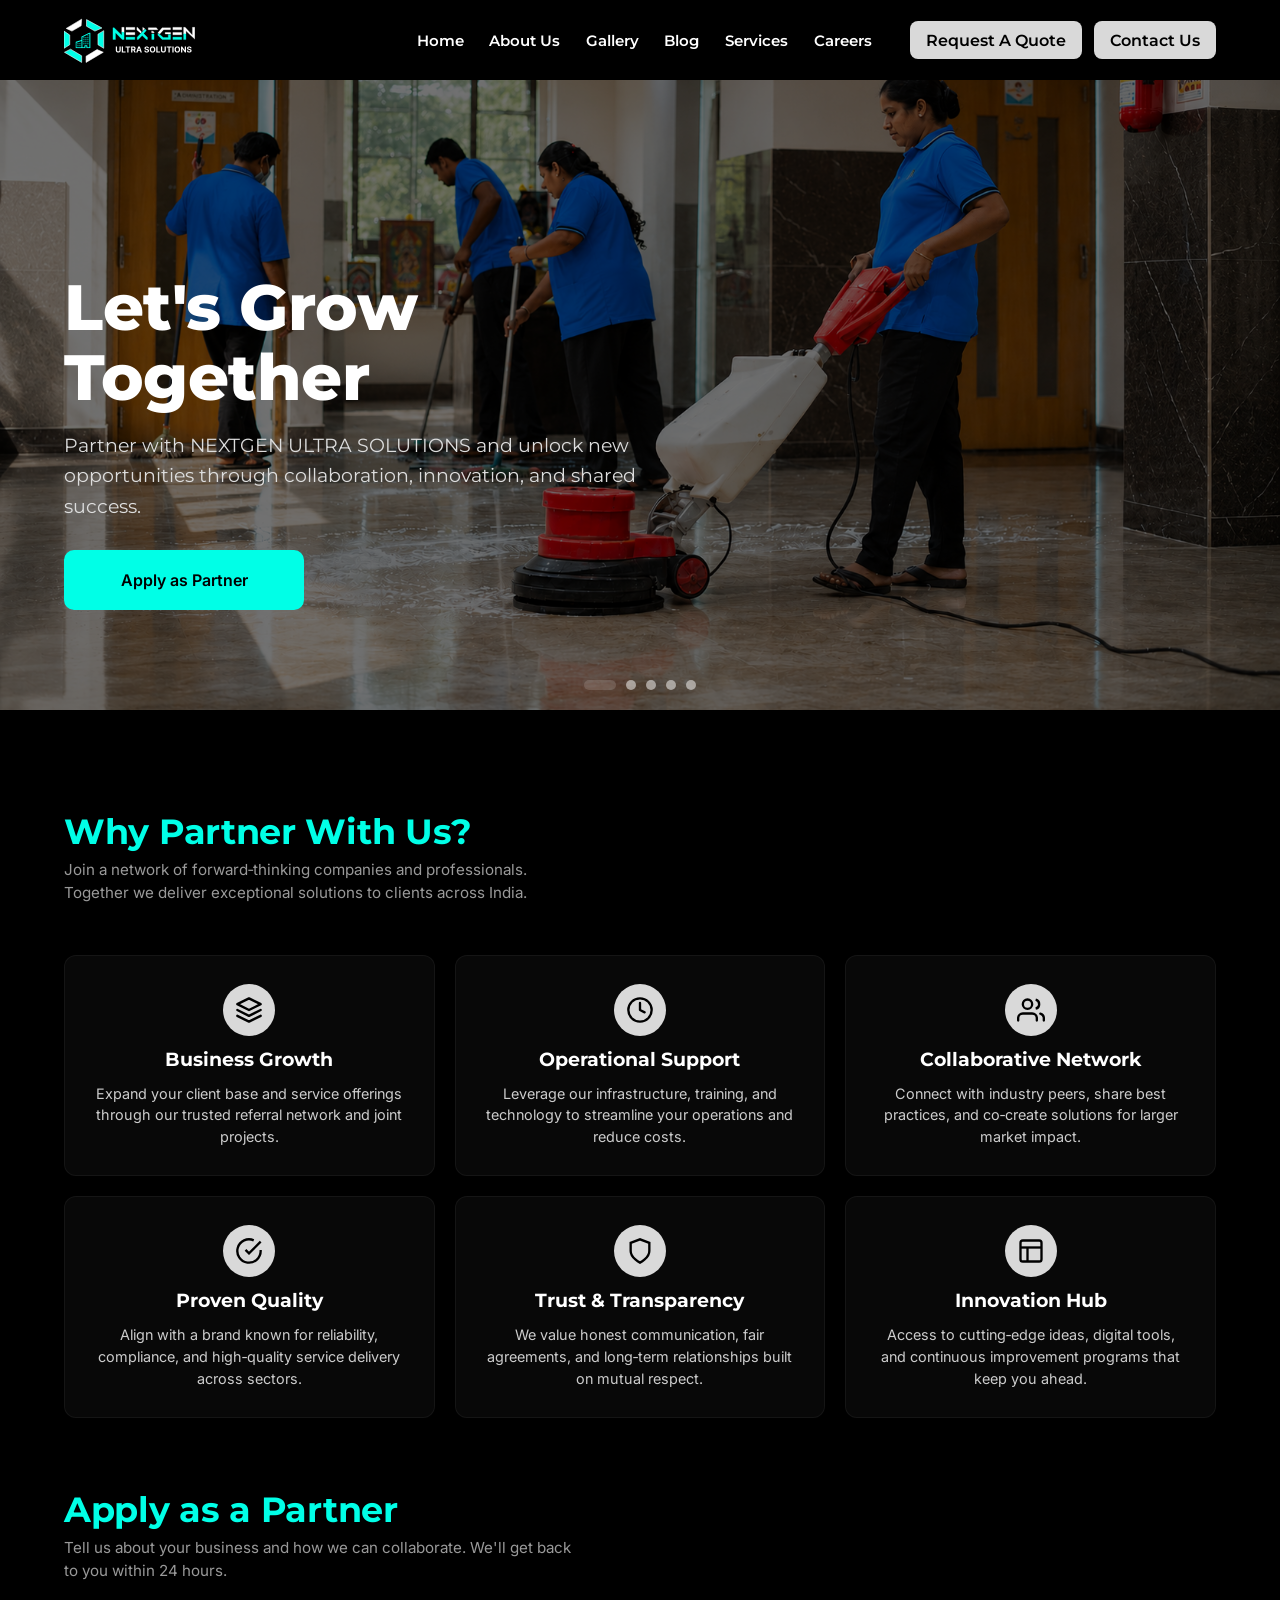
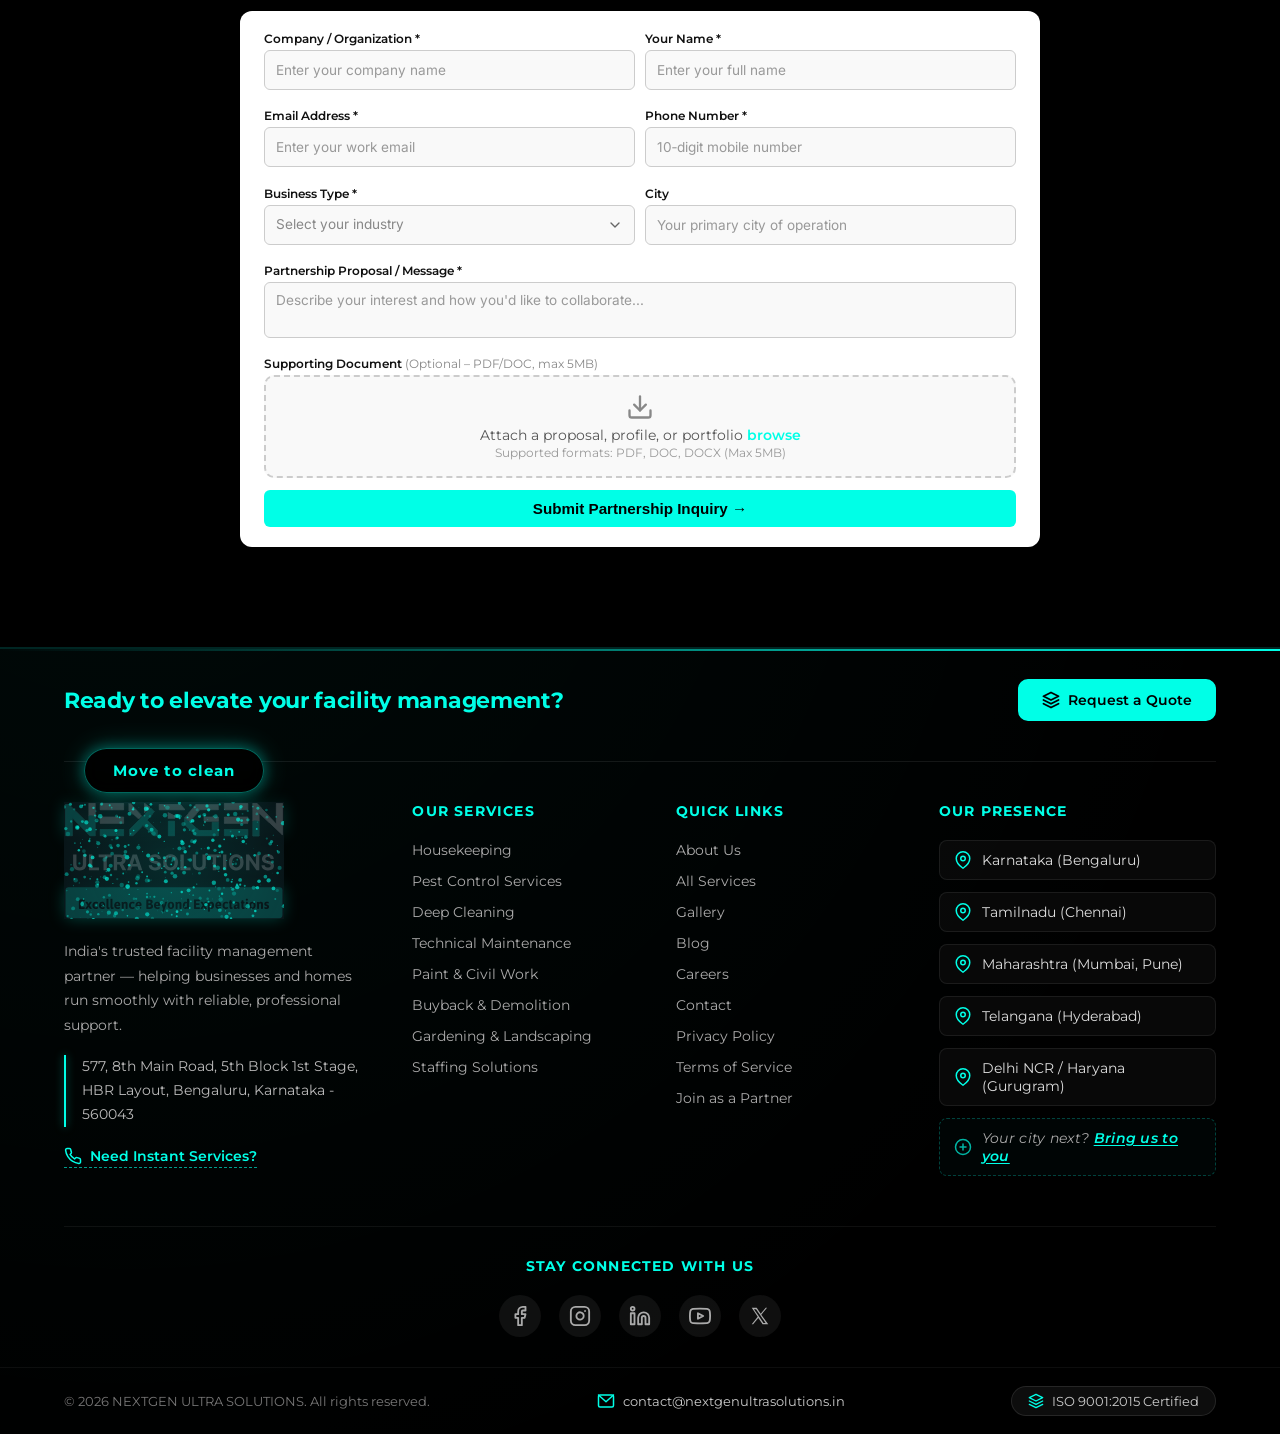
<file: JoinUsasPartner.html>
<!DOCTYPE html>
<html lang="en">
<head>
    <meta charset="UTF-8">
    <meta name="viewport" content="width=device-width, initial-scale=1.0">
    <title>Partner With Us | NEXTGEN ULTRA SOLUTIONS</title>

    <link rel="stylesheet" href="style.css">
    <link href="https://fonts.googleapis.com/css2?family=Montserrat:wght@400;600;700;800&display=swap" rel="stylesheet">
    <link href="https://fonts.googleapis.com/css2?family=Inter:wght@400;500;600;700&display=swap" rel="stylesheet">

    <style>
        html, body { overflow-x: hidden !important; width: 100%; max-width: 100vw; background: #000; scroll-behavior: smooth; }
        .logo svg { display: block; height: 45px; width: auto; }

        /* Navbar glass effect */
        .navbar {
            position: fixed;
            top: 0;
            left: 0;
            width: 100%;
            z-index: 1000;
            background: #000000;
            backdrop-filter: none;
            -webkit-backdrop-filter: none;
            box-shadow: none;
            border-bottom: none;
            transition: background 0.3s ease, backdrop-filter 0.3s ease, box-shadow 0.3s ease;
        }
        .navbar.scrolled {
            background: rgba(10, 15, 20, 0.75);
            backdrop-filter: blur(12px);
            -webkit-backdrop-filter: blur(12px);
            box-shadow: 0 8px 32px rgba(0, 0, 0, 0.3);
            border-bottom: none;
        }

        /* HERO */
        .hero { position: relative; padding-top: 80px; padding-bottom: clamp(60px, 8vw, 100px); height: calc(80px + clamp(520px, 70vh, 750px)); display: flex; align-items: flex-end; width: 100%; box-sizing: border-box; }
        .hero-content h1 { font-size: clamp(34px, 5.5vw, 64px); color: #fff; margin-bottom: clamp(12px, 2vw, 18px); font-weight: 800; letter-spacing: -0.5px; line-height: 1.1; }
        .hero-content p { font-size: clamp(14px, 1.5vw, 19px); color: #ddd; margin-bottom: clamp(20px, 3vw, 28px); line-height: 1.6; max-width: 650px; }

        /* SECTION HEADERS */
        .section-header-left { text-align: left; margin-bottom: clamp(20px, 3vw, 28px); }
        .section-header-left h2 { font-size: clamp(1.6rem, 4vw, 2.2rem); font-weight: 700; color: #00FFE7; letter-spacing: -0.3px; margin-bottom: 6px; }
        .section-header-left .section-subtitle { font-family: 'Inter', sans-serif; font-size: clamp(0.85rem, 1.3vw, 0.95rem); color: #999; line-height: 1.5; max-width: 520px; margin: 0; }

        /* WHY PARTNER CARDS */
        .partner-benefits-section { padding: var(--space-2xl) 0 var(--space-md) 0; }
        .benefits-grid { display: grid; grid-template-columns: repeat(auto-fill, minmax(280px, 1fr)); gap: var(--space-md); margin-top: var(--space-xl); }
        .benefit-card { background: rgba(255,255,255,0.03); border: 1px solid rgba(255,255,255,0.05); border-radius: 12px; padding: var(--space-lg); text-align: center; transition: background 0.3s, border-color 0.3s; display: flex; flex-direction: column; align-items: center; gap: 12px; }
        .benefit-card:hover { background: rgba(255,255,255,0.06); border-color: #00FFE7; }
        .benefit-icon-circle { width: 52px; height: 52px; border-radius: 50%; background: #d9d9d9; display: flex; align-items: center; justify-content: center; transition: background 0.3s; }
        .benefit-card:hover .benefit-icon-circle { background: #00FFE7; }
        .benefit-icon-circle svg { width: 28px; height: 28px; stroke: #000; stroke-width: 2; }
        .benefit-card h3 { font-family: 'Montserrat', sans-serif; font-weight: 700; color: #fff; margin: 0; }
        .benefit-card p { font-family: 'Inter', sans-serif; color: #ccc; font-size: 0.9rem; line-height: 1.5; margin: 0; }

        /* FORM */
        .partner-form-section { padding: var(--space-xl) 0 var(--space-2xl) 0; }
        .apply-form-wrapper { background: #fff; border-radius: 12px; padding: 20px 24px; box-shadow: 0 4px 20px rgba(0,0,0,0.06); max-width: 800px; margin: 0 auto; }
        .apply-form { display: grid; grid-template-columns: 1fr 1fr; gap: 0 10px; }
        .apply-form .full-width { grid-column: 1 / -1; }
        .apply-form .form-field { display: flex; flex-direction: column; gap: 4px; }
        .apply-form label { font-family: 'Montserrat', sans-serif; font-weight: 600; font-size: 0.78rem; color: #111; }
        .apply-form input, .apply-form select, .apply-form textarea {
            font-family: 'Inter', sans-serif; font-size: 0.85rem; padding: 0.5rem 0.7rem;
            border: 1px solid #ccc; border-radius: 6px; background: #f9f9f9; color: #333; outline: none;
            transition: border-color 0.3s; box-sizing: border-box; line-height: 1.4;
            height: 40px;
        }
        .apply-form textarea { height: auto; resize: none; min-height: 40px; max-height: 120px; overflow-y: auto; }
        .apply-form input:focus, .apply-form select:focus, .apply-form textarea:focus { border-color: #00FFE7; }

        /* Error messages collapsed */
        .form-field .error-message { display: block; font-size: 0.75rem; color: #e03030; line-height: 0; height: 0; overflow: hidden; transition: 0.2s; margin: 0; }
        .form-field .error-message.show { line-height: 1.2; height: auto; margin-top: 2px; }

        /* CUSTOM SELECT – fixed downward */
        .premium-select { position: relative; font-family: 'Inter', sans-serif; user-select: none; width: 100%; }
        .premium-select__trigger { display: flex; align-items: center; justify-content: space-between; height: 40px; padding: 0 0.7rem; border: 1px solid #ccc; border-radius: 6px; background: #f9f9f9; font-size: 0.85rem; color: #333; cursor: pointer; transition: border-color 0.3s, box-shadow 0.3s; box-sizing: border-box; }
        .premium-select__trigger:hover { border-color: #00FFE7; }
        .premium-select.open .premium-select__trigger { border-color: #00FFE7; box-shadow: 0 0 10px rgba(0, 255, 231, 0.25); }
        .premium-select__arrow { transition: transform 0.3s ease; color: #666; flex-shrink: 0; margin-left: 8px; }
        .premium-select.open .premium-select__arrow { transform: rotate(180deg); color: #00FFE7; }
        .premium-select__placeholder { color: #888; line-height: 1.4; }
        .premium-select__options {
            position: absolute; left: 0; width: 100%; background: #fff; border: 1px solid #e0e0e0;
            border-radius: 12px; box-shadow: 0 10px 30px rgba(0,0,0,0.12); padding: 6px 0;
            list-style: none; margin-top: 5px; z-index: 1000; max-height: 240px; overflow-y: auto;
            opacity: 0; visibility: hidden; transform: translateY(-8px);
            transition: opacity 0.25s, transform 0.25s, visibility 0.25s; box-sizing: border-box;
            top: 100%;
            bottom: auto;
        }
        .premium-select.open .premium-select__options { opacity: 1; visibility: visible; transform: translateY(0); }
        .premium-select__option { padding: 0.6rem 0.9rem; font-size: 0.85rem; color: #333; cursor: pointer; transition: background 0.2s; white-space: nowrap; border-left: 3px solid transparent; }
        .premium-select__option:hover { background: #00FFE7; color: #000; border-left-color: #000; }
        .premium-select__option.selected { background: #f0f0f0; font-weight: 600; }
        .premium-select__options::-webkit-scrollbar { width: 6px; }
        .premium-select__options::-webkit-scrollbar-thumb { background: #ccc; border-radius: 10px; }
        .premium-select__options::-webkit-scrollbar-thumb:hover { background: #00FFE7; }

        /* FILE UPLOAD */
        .file-upload-area { border: 2px dashed #ccc; border-radius: 10px; padding: 1rem; text-align: center; background: #f9f9f9; transition: 0.3s; cursor: pointer; position: relative; margin-bottom: 8px; }
        .file-upload-area:hover { border-color: #00FFE7; background: #f0f0f0; }
        .file-upload-area.has-file { border-color: #00FFE7; background: #fafafa; }
        .file-upload-input { position: absolute; inset: 0; opacity: 0; cursor: pointer; }
        .upload-icon { display: flex; justify-content: center; margin-bottom: 6px; }
        .upload-icon svg { width: 28px; height: 28px; stroke: #888; fill: none; stroke-width: 2; }
        .file-upload-text { font-size: 0.85rem; color: #555; margin-bottom: 2px; }
        .file-upload-hint { font-size: 0.75rem; color: #999; }
        .file-upload-name { display: none; align-items: center; justify-content: center; gap: 6px; font-size: 0.85rem; color: #111; margin-top: 10px; }
        .file-upload-name.active { display: flex; }
        .file-upload-name svg { width: 16px; height: 16px; stroke: #00FFE7; }

        .apply-submit { grid-column: 1 / -1; background: #00FFE7; color: #000; font-weight: 600; padding: 0.6rem 0; border: none; border-radius: 6px; cursor: pointer; font-size: 0.95rem; transition: 0.3s; width: 100%; margin-top: 4px; }
        .apply-submit:hover { background: #000; color: #00FFE7; box-shadow: 0 5px 15px rgba(0,255,231,0.3); }

        .form-success-msg { display: none; text-align: center; margin-top: 18px; font-family: 'Inter', sans-serif; color: #000; font-weight: 600; font-size: 0.9rem; padding: 10px 16px; background: #fff; border-radius: 8px; border: 1px solid #fff; }

        /* ── GLOBAL PAGE TRANSITION OVERLAY (for form loading & CTAs) ── */
        .page-transition-overlay {
            position: fixed; inset: 0; background: rgba(0,0,0,0.94); z-index: 9999;
            display: flex; align-items: center; justify-content: center; flex-direction: column;
            opacity: 0; visibility: hidden; pointer-events: none;
            transition: 0.35s; overflow: hidden;
        }
        .page-transition-overlay.active { opacity: 1; visibility: visible; pointer-events: auto; }
        .transition-glow {
            position: absolute; width: 260px; height: 260px; border-radius: 50%;
            background: radial-gradient(circle, rgba(0,255,231,0.12) 0%, rgba(0,255,231,0.03) 45%, transparent 70%);
            animation: glowBreathe 2.2s ease-in-out infinite;
        }
        @keyframes glowBreathe { 0%,100% { transform: scale(1); opacity: 0.7; } 50% { transform: scale(1.25); opacity: 1; } }
        .transition-particles { position: absolute; inset: 0; overflow: hidden; }
        .transition-particles .particle {
            position: absolute; width: 3px; height: 3px; background: #00FFE7; border-radius: 50%;
            opacity: 0; animation: floatUp 3s ease-in infinite;
        }
        .transition-particles .particle:nth-child(1){left:15%;bottom:-10px;animation-delay:0s;}
        .transition-particles .particle:nth-child(2){left:30%;bottom:-10px;animation-delay:0.5s;width:2px;height:2px;}
        .transition-particles .particle:nth-child(3){left:50%;bottom:-10px;animation-delay:1.0s;width:4px;height:4px;}
        .transition-particles .particle:nth-child(4){left:65%;bottom:-10px;animation-delay:0.3s;}
        .transition-particles .particle:nth-child(5){left:78%;bottom:-10px;animation-delay:0.8s;width:2px;height:2px;}
        .transition-particles .particle:nth-child(6){left:22%;bottom:-10px;animation-delay:1.4s;width:5px;height:5px;}
        .transition-particles .particle:nth-child(7){left:42%;bottom:-10px;animation-delay:0.15s;width:2px;height:2px;}
        .transition-particles .particle:nth-child(8){left:58%;bottom:-10px;animation-delay:1.1s;width:3px;height:3px;}
        @keyframes floatUp { 0% { transform: translateY(0) translateX(0) scale(1); opacity: 0; } 15% { opacity: 0.9; } 60% { opacity: 0.5; } 100% { transform: translateY(-105vh) translateX(40px) scale(0.3); opacity: 0; } }
        .transition-loader { position: relative; width: 120px; height: 120px; display: flex; align-items: center; justify-content: center; z-index: 2; }
        .loader-ring { position: absolute; border-radius: 50%; }
        .ring-1 { width: 110px; height: 110px; border: 2px solid rgba(0,255,231,0.5); border-top-color: rgba(0,255,231,0.9); border-right-color: transparent; border-bottom-color: rgba(0,255,231,0.25); animation: spinClockwise 6s linear infinite; }
        .ring-2 { width: 80px; height: 80px; border: 2px dashed rgba(0,255,231,0.6); border-top-color: rgba(0,255,231,0.95); border-left-color: transparent; animation: spinCounterClockwise 4.5s linear infinite; }
        .ring-3 { width: 52px; height: 52px; border: 2px solid rgba(0,255,231,0.7); border-bottom-color: rgba(0,255,231,1); border-left-color: transparent; border-right-color: transparent; animation: spinClockwise 3s linear infinite; }
        @keyframes spinClockwise { to { transform: rotate(360deg); } }
        @keyframes spinCounterClockwise { to { transform: rotate(-360deg); } }
        .loader-icon { z-index: 3; display: flex; align-items: center; justify-content: center; animation: iconPulse 1.6s ease-in-out infinite; }
        .loader-icon svg { display: block; filter: drop-shadow(0 0 12px rgba(0,255,231,0.7)); }
        @keyframes iconPulse { 0%, 100% { transform: scale(1); filter: drop-shadow(0 0 12px rgba(0,255,231,0.7)); } 50% { transform: scale(1.25); filter: drop-shadow(0 0 24px rgba(0,255,231,1)); } }
        .page-transition-overlay.complete .loader-icon { animation: iconBurst 0.35s ease-out forwards; }
        @keyframes iconBurst { 0% { transform: scale(1); filter: drop-shadow(0 0 12px rgba(0,255,231,0.7)); } 50% { transform: scale(1.5); filter: drop-shadow(0 0 35px rgba(0,255,231,1)); } 100% { transform: scale(0.8); filter: drop-shadow(0 0 8px rgba(0,255,231,0.4)); opacity: 0.6; } }
        .transition-text-container { position: relative; height: 30px; display: flex; align-items: center; justify-content: center; margin-top: 28px; z-index: 2; }
        .transition-text { font-family: 'Montserrat', sans-serif; font-weight: 600; color: #00FFE7; font-size: 1rem; letter-spacing: 1px; position: absolute; opacity: 0; transform: translateY(8px); transition: opacity 0.35s ease, transform 0.35s ease; pointer-events: none; white-space: nowrap; }
        .transition-text.active { opacity: 1; transform: translateY(0); }
        .transition-text.completion-text { color: #fff; font-size: 1.1rem; letter-spacing: 2px; }
        .transition-progress { position: absolute; bottom: 0; left: 0; width: 100%; height: 3px; background: rgba(255, 255, 255, 0.06); z-index: 5; }
        .transition-progress-bar { height: 100%; width: 0%; background: linear-gradient(90deg, rgba(0, 255, 231, 0.4) 0%, #00FFE7 40%, #00FFE7 80%, rgba(0, 255, 231, 0.6) 100%); box-shadow: 0 0 10px rgba(0, 255, 231, 0.5); transition: width 1.25s cubic-bezier(0.22, 0.61, 0.36, 1); border-radius: 0 2px 2px 0; }
        .page-transition-overlay.active .transition-progress-bar { width: 100%; }
        .page-transition-overlay.complete .transition-progress-bar { background: #00FFE7; box-shadow: 0 0 20px rgba(0, 255, 231, 0.9); }

        @media (max-width: 768px) {
            .apply-form { grid-template-columns: 1fr; }
            .transition-loader { width: 90px; height: 90px; }
            .ring-1 { width: 82px; height: 82px; }
            .ring-2 { width: 60px; height: 60px; }
            .ring-3 { width: 40px; height: 40px; }
            .transition-glow { width: 180px; height: 180px; }
        }

        .nav-links li a.active { color: #00FFE7 !important; }
        .nav-links li a.active::after { width: 100% !important; }
    </style>
</head>

<body>
    <!-- ================= PAGE TRANSITION OVERLAY ================= -->
    <div class="page-transition-overlay" id="pageTransitionOverlay">
        <div class="transition-glow"></div>
        <div class="transition-particles">
            <span class="particle"></span><span class="particle"></span><span class="particle"></span><span class="particle"></span>
            <span class="particle"></span><span class="particle"></span><span class="particle"></span><span class="particle"></span>
        </div>
        <div class="transition-loader">
            <div class="loader-ring ring-1"></div>
            <div class="loader-ring ring-2"></div>
            <div class="loader-ring ring-3"></div>
            <div class="loader-icon">
                <svg width="36" height="41" viewBox="0 0 68 77" fill="none" xmlns="http://www.w3.org/2000/svg">
                    <g clip-path="url(#loaderIconClip)"><g clip-path="url(#loaderIconClip2)"><path d="M44.7138 24.7757C44.8369 24.8518 44.9384 24.958 45.0089 25.0844C45.0794 25.2107 45.1164 25.353 45.1165 25.4977V50.9813C45.1165 51.2066 45.027 51.4227 44.8677 51.582C44.7084 51.7413 44.4923 51.8308 44.267 51.8308H39.1703C38.945 51.8308 38.7289 51.7413 38.5696 51.582C38.4103 51.4227 38.3208 51.2066 38.3208 50.9813V48.433H36.6219V50.9813C36.6219 51.2066 36.5324 51.4227 36.3731 51.582C36.2138 51.7413 35.9977 51.8308 35.7725 51.8308H20.4823C20.257 51.8308 20.0409 51.7413 19.8816 51.582C19.7223 51.4227 19.6328 51.2066 19.6328 50.9813V41.6373C19.6329 41.4591 19.6891 41.2855 19.7934 41.141C19.8977 40.9964 20.0448 40.8884 20.2138 40.8321L29.8263 37.6279V32.2933C29.8263 32.1357 29.8701 31.9812 29.9529 31.8471C30.0358 31.713 30.1543 31.6045 30.2952 31.5339L43.8864 24.7383C44.0161 24.6734 44.1602 24.6428 44.305 24.6493C44.4498 24.6558 44.5906 24.6993 44.7138 24.7757ZM29.8263 39.4186L21.3317 42.2489V50.1319H29.8263V39.4186ZM31.5252 50.1319H34.923V47.5835C34.923 47.3582 35.0125 47.1422 35.1718 46.9829C35.3311 46.8236 35.5472 46.7341 35.7725 46.7341H39.1703C39.3956 46.7341 39.6116 46.8236 39.7709 46.9829C39.9302 47.1422 40.0197 47.3582 40.0197 47.5835V50.1319H43.4175V26.8721L31.5252 32.8183V50.1319Z" fill="#00FFE7"/><path d="M23.0312 43.3335H24.7302V45.0324H23.0312V43.3335ZM26.4291 43.3335H28.128V45.0324H26.4291V43.3335ZM23.0312 46.7313H24.7302V48.4302H23.0312V46.7313ZM26.4291 46.7313H28.128V48.4302H26.4291V46.7313ZM33.2247 39.9356H34.9236V41.6346H33.2247V39.9356ZM36.6225 39.9356H38.3214V41.6346H36.6225V39.9356ZM33.2247 43.3335H34.9236V45.0324H33.2247V43.3335ZM36.6225 43.3335H38.3214V45.0324H36.6225V43.3335ZM40.0203 39.9356H41.7193V41.6346H40.0203V39.9356ZM40.0203 43.3335H41.7193V45.0324H40.0203V43.3335ZM33.2247 36.5378H34.9236V38.2367H33.2247V36.5378ZM36.6225 36.5378H38.3214V38.2367H36.6225V36.5378ZM40.0203 36.5378H41.7193V38.2367H40.0203V36.5378ZM33.2247 33.14H34.9236V34.8389H33.2247V33.14ZM36.6225 33.14H38.3214V34.8389H36.6225V33.14ZM40.0203 33.14H41.7193V34.8389H40.0203V33.14ZM40.0203 29.7422H41.7193V31.4411H40.0203V29.7422Z" fill="#00FFE7"/></g><path d="M13.5913 22.3869L3.77539 17.8565L30.2029 2L29.2852 13.3261L13.5913 22.3869Z" fill="white" stroke="white"/><path d="M38.5078 14.0839V2.75781L64.9353 17.1042L52.8542 22.3897L38.5078 14.0839Z" fill="#00FFE7" stroke="white"/><path d="M67.9565 21.6328L58.1406 27.6734V45.7951L67.9565 51.8357V21.6328Z" fill="#00FFE7" stroke="white"/><path d="M56.6307 54.0938L37.7539 65.4198V75.9908L67.2017 58.6242L56.6307 54.0938Z" fill="white" stroke="white"/><path d="M30.2036 64.6776L11.3269 53.3516L0.755859 58.6371L30.2036 76.0037V64.6776Z" fill="#00FFE7" stroke="white"/><path d="M9.81592 29.1785L0 22.3828V51.8306L9.81592 45.79V29.1785Z" fill="#00FFE7" stroke="white"/></g>
                    <defs><clipPath id="loaderIconClip"><rect width="68" height="77" fill="white"/></clipPath><clipPath id="loaderIconClip2"><rect width="27.1826" height="27.1826" fill="white" transform="translate(19.6328 24.6484)"/></clipPath></defs>
                </svg>
            </div>
        </div>
        <div class="transition-text-container">
            <span class="transition-text active" data-index="0">Preparing your quote…</span>
            <span class="transition-text" data-index="1">Customizing your options…</span>
            <span class="transition-text" data-index="2">Almost ready…</span>
            <span class="transition-text completion-text">✓ Ready!</span>
        </div>
        <div class="transition-progress">
            <div class="transition-progress-bar" id="transitionProgressBar"></div>
        </div>
    </div>

<!-- ================= NAVBAR ================= -->
    <nav class="navbar">
        <div class="container nav-container">
             <div class="logo">
                <svg width="224" height="77" viewBox="0 0 224 77" fill="none" xmlns="http://www.w3.org/2000/svg">
                    <g clip-path="url(#clip0_290_100)">
                        <g filter="url(#filter0_i_290_100)">
                            <path d="M160.658 29.3967V26.0469L163.945 28.0568L169.86 33.4165H178.405V28.0568H182.348V29.9714V32.5561V34.7564V36.7663H167.888L160.658 29.3967Z" fill="#00FFE7"/>
                        </g>
                        <path d="M160.658 29.3967V26.0469L163.945 28.0568L169.86 33.4165H178.405V28.0568H182.348V29.9714V32.5561V34.7564V36.7663H167.888L160.658 29.3967Z" stroke="#00FFE7" stroke-width="0.5"/>
                        <g filter="url(#filter1_i_290_100)">
                            <path d="M163.945 27.3913L160.658 25.3814L167.888 16.6719H182.348V20.0217H170.517L163.945 27.3913Z" fill="white"/>
                        </g>
                        <path d="M163.945 27.3913L160.658 25.3814L167.888 16.6719H182.348V20.0217H170.517L163.945 27.3913Z" stroke="white" stroke-width="0.35"/>
                        <g filter="url(#filter2_i_290_100)">
                            <path d="M173.146 27.3908V24.7109H182.348V27.3908H173.146Z" fill="white"/>
                        </g>
                        <path d="M173.146 27.3908V24.7109H182.348V27.3908H173.146Z" stroke="white" stroke-width="0.5"/>
                        <g filter="url(#filter3_i_290_100)">
                            <path d="M154.084 27.3906H150.141V36.7701H154.084V27.3906Z" fill="#00FFE7"/>
                        </g>
                        <path d="M154.084 27.3906H150.141V36.7701H154.084V27.3906Z" stroke="#00FFE7" stroke-width="0.5"/>
                        <g filter="url(#filter4_i_290_100)">
                            <path d="M150.141 25.3811V22.0312L154.084 24.0411V25.3811H150.141Z" fill="white"/>
                        </g>
                        <path d="M150.141 25.3811V22.0312L154.084 24.0411V25.3811H150.141Z" stroke="white" stroke-width="0.75"/>
                        <g filter="url(#filter5_i_290_100)">
                            <path d="M144.227 20.0217V16.6719H158.029L160.658 20.0217H144.227Z" fill="white"/>
                        </g>
                        <path d="M144.227 20.0217V16.6719H158.029L160.658 20.0217H144.227Z" stroke="white" stroke-width="0.5"/>
                        <g filter="url(#filter6_i_290_100)">
                            <path d="M138.759 19L125.168 32.7489V36.7687H127.14L133.713 30.0691L140.943 36.7687H142.914V33.4189L136.342 26.7193L140.943 21.3595L138.759 19Z" fill="#00FFE7"/>
                        </g>
                        <path d="M138.759 19L125.168 32.7489V36.7687H127.14L133.713 30.0691L140.943 36.7687H142.914V33.4189L136.342 26.7193L140.943 21.3595L138.759 19Z" stroke="#00FFE7" stroke-width="0.5"/>
                        <g filter="url(#filter7_i_290_100)">
                            <path d="M134.758 16V21.8376L138.258 18.5L134.758 16Z" fill="white"/>
                        </g>
                        <path d="M134.758 16V21.8376L138.258 18.5L134.758 16Z" stroke="white" stroke-width="0.5"/>
                        <g filter="url(#filter8_i_290_100)">
                            <path d="M124.51 20.6897V16H125.824L133.054 24.0396L131.083 26.0495L124.51 20.6897Z" fill="white"/>
                        </g>
                        <g filter="url(#filter9_i_290_100)">
                            <path d="M121.223 16H106.105V20.0198H121.223V16Z" fill="white"/>
                        </g>
                        <path d="M121.223 16H106.105V20.0198H121.223V16Z" stroke="white" stroke-width="0.5"/>
                        <g filter="url(#filter10_i_290_100)">
                            <path d="M121.223 24.7109H106.105V28.7307H121.223V24.7109Z" fill="white"/>
                        </g>
                        <path d="M121.223 24.7109H106.105V28.7307H121.223V24.7109Z" stroke="white" stroke-width="0.5"/>
                        <g filter="url(#filter11_i_290_100)">
                            <path d="M121.223 32.75H106.105V36.7698H121.223V32.75Z" fill="#00FFE7"/>
                        </g>
                        <path d="M121.223 32.75H106.105V36.7698H121.223V32.75Z" stroke="#00FFE7" stroke-width="0.5"/>
                        <g filter="url(#filter12_i_290_100)">
                            <path d="M201.41 16H186.293V20.0198H201.41V16Z" fill="white"/>
                        </g>
                        <path d="M201.41 16H186.293V20.0198H201.41V16Z" stroke="white" stroke-width="0.5"/>
                        <g filter="url(#filter13_i_290_100)">
                            <path d="M201.41 24.7109H186.293V28.7307H201.41V24.7109Z" fill="white"/>
                        </g>
                        <path d="M201.41 24.7109H186.293V28.7307H201.41V24.7109Z" stroke="white" stroke-width="0.5"/>
                        <g filter="url(#filter14_i_290_100)">
                            <path d="M201.41 32.75H186.293V36.7698H201.41V32.75Z" fill="#00FFE7"/>
                        </g>
                        <path d="M201.41 32.75H186.293V36.7698H201.41V32.75Z" stroke="#00FFE7" stroke-width="0.5"/>
                        <g filter="url(#filter15_i_290_100)">
                            <path d="M98.875 16V24.0396L102.819 25.1495V16H98.875Z" fill="white"/>
                        </g>
                        <path d="M98.875 16V24.0396L102.819 25.1495V16H98.875Z" stroke="white" stroke-width="0.5"/>
                        <g filter="url(#filter16_i_290_100)">
                            <path d="M207.326 16H204.697V27.2299H208.641V22.0297L216.2 29.0643L223.758 36.0989V16H219.815V29.3993L207.326 16Z" fill="white"/>
                        </g>
                        <path d="M207.326 16H204.697V27.2299H208.641V22.0297L216.2 29.0643L223.758 36.0989V16H219.815V29.3993L207.326 16Z" stroke="white" stroke-width="0.5"/>
                        <g filter="url(#filter17_i_290_100)">
                            <path d="M208.641 37.0026H204.697V27.6468C205.223 26.5749 207.545 27.3998 208.641 27.6231V37.0026Z" fill="#00FFE7"/>
                        </g>
                        <path d="M208.641 37.0026H204.697V27.6468C205.223 26.5749 207.545 27.3998 208.641 27.6231V37.0026Z" stroke="#00FFE7" stroke-width="0.5"/>
                        <g filter="url(#filter18_i_290_100)">
                            <path d="M83.7578 16.6719V36.7708H88.1009V25.1186L99.5324 36.7708H102.819V25.1186C102.819 24.0415 100.19 23.6429 98.8752 24.0415V29.4012L85.7296 16.6719H83.7578Z" fill="#00FFE7"/>
                        </g>
                        <path d="M83.7578 16.6719V36.7708H88.1009V25.1186L99.5324 36.7708H102.819V25.1186C102.819 24.0415 100.19 23.6429 98.8752 24.0415V29.4012L85.7296 16.6719H83.7578Z" stroke="#00FFE7" stroke-width="0.5"/>
                        <path d="M94.9318 48.8182H97.0845V55.4304C97.0845 56.1728 96.9072 56.8224 96.5526 57.3793C96.2012 57.9361 95.709 58.3703 95.076 58.6818C94.4429 58.9901 93.7055 59.1442 92.8636 59.1442C92.0185 59.1442 91.2794 58.9901 90.6463 58.6818C90.0133 58.3703 89.5211 57.9361 89.1697 57.3793C88.8184 56.8224 88.6428 56.1728 88.6428 55.4304V48.8182H90.7955V55.2464C90.7955 55.6342 90.88 55.9789 91.049 56.2805C91.2214 56.5821 91.4633 56.8191 91.7749 56.9915C92.0864 57.1638 92.4493 57.25 92.8636 57.25C93.2813 57.25 93.6442 57.1638 93.9524 56.9915C94.264 56.8191 94.5043 56.5821 94.6733 56.2805C94.8456 55.9789 94.9318 55.6342 94.9318 55.2464V48.8182ZM98.8556 59V48.8182H101.008V57.2251H105.373V59H98.8556ZM105.14 50.593V48.8182H113.502V50.593H110.385V59H108.257V50.593H105.14ZM114.879 59V48.8182H118.896C119.665 48.8182 120.321 48.9557 120.865 49.2308C121.412 49.5026 121.828 49.8887 122.113 50.3892C122.401 50.8864 122.545 51.4714 122.545 52.1442C122.545 52.8203 122.399 53.402 122.108 53.8892C121.816 54.3731 121.394 54.7443 120.84 55.0028C120.29 55.2614 119.624 55.3906 118.841 55.3906H116.152V53.6605H118.493C118.904 53.6605 119.246 53.6042 119.518 53.4915C119.789 53.3788 119.992 53.2098 120.124 52.9844C120.26 52.759 120.328 52.4789 120.328 52.1442C120.328 51.8061 120.26 51.5211 120.124 51.2891C119.992 51.0571 119.788 50.8814 119.513 50.7621C119.241 50.6394 118.898 50.5781 118.483 50.5781H117.032V59H114.879ZM120.378 54.3665L122.908 59H120.532L118.056 54.3665H120.378ZM125.822 59H123.515L127.03 48.8182H129.804L133.314 59H131.007L128.456 51.1449H128.377L125.822 59ZM125.677 54.9979H131.126V56.6783H125.677V54.9979ZM143.303 51.7464C143.263 51.3454 143.092 51.0339 142.791 50.8118C142.489 50.5897 142.08 50.4787 141.563 50.4787C141.212 50.4787 140.915 50.5284 140.673 50.6278C140.431 50.724 140.245 50.8582 140.116 51.0305C139.99 51.2029 139.927 51.3984 139.927 51.6172C139.921 51.7995 139.959 51.9586 140.042 52.0945C140.128 52.2304 140.245 52.348 140.395 52.4474C140.544 52.5436 140.716 52.6281 140.912 52.701C141.107 52.7706 141.316 52.8303 141.538 52.88L142.453 53.0987C142.897 53.1982 143.305 53.3307 143.676 53.4964C144.047 53.6622 144.368 53.866 144.64 54.108C144.912 54.3499 145.123 54.6349 145.272 54.9631C145.424 55.2912 145.502 55.6674 145.505 56.0916C145.502 56.7147 145.343 57.255 145.028 57.7124C144.717 58.1664 144.266 58.5194 143.676 58.7713C143.089 59.0199 142.382 59.1442 141.553 59.1442C140.731 59.1442 140.015 59.0182 139.405 58.7663C138.799 58.5144 138.325 58.1416 137.983 57.6477C137.645 57.1506 137.468 56.5357 137.451 55.8033H139.534C139.558 56.1446 139.655 56.4297 139.828 56.6584C140.003 56.8838 140.237 57.0545 140.529 57.1705C140.824 57.2831 141.157 57.3395 141.528 57.3395C141.893 57.3395 142.209 57.2865 142.478 57.1804C142.749 57.0743 142.96 56.9268 143.109 56.7379C143.258 56.549 143.333 56.3319 143.333 56.0866C143.333 55.858 143.265 55.6657 143.129 55.5099C142.996 55.3542 142.801 55.2216 142.542 55.1122C142.287 55.0028 141.974 54.9034 141.603 54.8139L140.494 54.5355C139.636 54.3267 138.958 54.0002 138.461 53.5561C137.963 53.112 137.717 52.5137 137.72 51.7614C137.717 51.1449 137.881 50.6063 138.212 50.1456C138.547 49.6849 139.006 49.3253 139.589 49.0668C140.172 48.8082 140.835 48.679 141.578 48.679C142.333 48.679 142.993 48.8082 143.556 49.0668C144.123 49.3253 144.564 49.6849 144.879 50.1456C145.194 50.6063 145.356 51.1399 145.366 51.7464H143.303ZM156.31 53.9091C156.31 55.0194 156.099 55.964 155.678 56.7429C155.261 57.5218 154.691 58.1167 153.968 58.5277C153.249 58.9354 152.44 59.1392 151.542 59.1392C150.637 59.1392 149.825 58.9337 149.106 58.5227C148.387 58.1117 147.818 57.5168 147.401 56.7379C146.983 55.959 146.774 55.0161 146.774 53.9091C146.774 52.7988 146.983 51.8542 147.401 51.0753C147.818 50.2964 148.387 49.7031 149.106 49.2955C149.825 48.8845 150.637 48.679 151.542 48.679C152.44 48.679 153.249 48.8845 153.968 49.2955C154.691 49.7031 155.261 50.2964 155.678 51.0753C156.099 51.8542 156.31 52.7988 156.31 53.9091ZM154.127 53.9091C154.127 53.1899 154.02 52.5833 153.804 52.0895C153.592 51.5956 153.292 51.2211 152.904 50.9659C152.517 50.7107 152.062 50.5831 151.542 50.5831C151.022 50.5831 150.568 50.7107 150.18 50.9659C149.792 51.2211 149.49 51.5956 149.275 52.0895C149.063 52.5833 148.957 53.1899 148.957 53.9091C148.957 54.6283 149.063 55.2348 149.275 55.7287C149.49 56.2225 149.792 56.5971 150.18 56.8523C150.568 57.1075 151.022 57.2351 151.542 57.2351C152.062 57.2351 152.517 57.1075 152.904 56.8523C153.292 56.5971 153.592 56.2225 153.804 55.7287C154.02 55.2348 154.127 54.6283 154.127 53.9091ZM157.904 59V48.8182H160.057V57.2251H164.422V59H157.904ZM172.137 48.8182H174.29V55.4304C174.29 56.1728 174.112 56.8224 173.758 57.3793C173.406 57.9361 172.914 58.3703 172.281 58.6818C171.648 58.9901 170.911 59.1442 170.069 59.1442C169.224 59.1442 168.484 58.9901 167.851 58.6818C167.218 58.3703 166.726 57.9361 166.375 57.3793C166.023 56.8224 165.848 56.1728 165.848 55.4304V48.8182H168.001V55.2464C168.001 55.6342 168.085 55.9789 168.254 56.2805C168.426 56.5821 168.668 56.8191 168.98 56.9915C169.291 57.1638 169.654 57.25 170.069 57.25C170.486 57.25 170.849 57.1638 171.157 56.9915C171.469 56.8191 171.709 56.5821 171.878 56.2805C172.051 55.9789 172.137 55.6342 172.137 55.2464V48.8182ZM175.673 50.593V48.8182H184.035V50.593H180.918V59H178.79V50.593H175.673ZM187.565 48.8182V59H185.412V48.8182H187.565ZM198.693 53.9091C198.693 55.0194 198.482 55.964 198.061 56.7429C197.644 57.5218 197.074 58.1167 196.351 58.5277C195.632 58.9354 194.823 59.1392 193.925 59.1392C193.02 59.1392 192.208 58.9337 191.489 58.5227C190.77 58.1117 190.201 57.5168 189.784 56.7379C189.366 55.959 189.157 55.0161 189.157 53.9091C189.157 52.7988 189.366 51.8542 189.784 51.0753C190.201 50.2964 190.77 49.7031 191.489 49.2955C192.208 48.8845 193.02 48.679 193.925 48.679C194.823 48.679 195.632 48.8845 196.351 49.2955C197.074 49.7031 197.644 50.2964 198.061 51.0753C198.482 51.8542 198.693 52.7988 198.693 53.9091ZM196.51 53.9091C196.51 53.1899 196.402 52.5833 196.187 52.0895C195.975 51.5956 195.675 51.2211 195.287 50.9659C194.899 50.7107 194.445 50.5831 193.925 50.5831C193.405 50.5831 192.95 50.7107 192.563 50.9659C192.175 51.2211 191.873 51.5956 191.658 52.0895C191.446 52.5833 191.34 53.1899 191.34 53.9091C191.34 54.6283 191.446 55.2348 191.658 55.7287C191.873 56.2225 192.175 56.5971 192.563 56.8523C192.95 57.1075 193.405 57.2351 193.925 57.2351C194.445 57.2351 194.899 57.1075 195.287 56.8523C195.675 56.5971 195.975 56.2225 196.187 55.7287C196.402 55.2348 196.51 54.6283 196.51 53.9091ZM208.804 48.8182V59H206.944L202.515 52.5916H202.44V59H200.287V48.8182H202.176L206.571 55.2216H206.661V48.8182H208.804ZM216.106 51.7464C216.066 51.3454 215.895 51.0339 215.594 50.8118C215.292 50.5897 214.883 50.4787 214.366 50.4787C214.014 50.4787 213.718 50.5284 213.476 50.6278C213.234 50.724 213.048 50.8582 212.919 51.0305C212.793 51.2029 212.73 51.3984 212.73 51.6172C212.723 51.7995 212.761 51.9586 212.844 52.0945C212.93 52.2304 213.048 52.348 213.197 52.4474C213.346 52.5436 213.519 52.6281 213.714 52.701C213.91 52.7706 214.119 52.8303 214.341 52.88L215.256 53.0987C215.7 53.1982 216.107 53.3307 216.479 53.4964C216.85 53.6622 217.171 53.866 217.443 54.108C217.715 54.3499 217.925 54.6349 218.074 54.9631C218.227 55.2912 218.305 55.6674 218.308 56.0916C218.305 56.7147 218.146 57.255 217.831 57.7124C217.519 58.1664 217.068 58.5194 216.479 58.7713C215.892 59.0199 215.184 59.1442 214.356 59.1442C213.534 59.1442 212.818 59.0182 212.208 58.7663C211.601 58.5144 211.127 58.1416 210.786 57.6477C210.448 57.1506 210.271 56.5357 210.254 55.8033H212.337C212.36 56.1446 212.458 56.4297 212.631 56.6584C212.806 56.8838 213.04 57.0545 213.331 57.1705C213.626 57.2831 213.96 57.3395 214.331 57.3395C214.695 57.3395 215.012 57.2865 215.28 57.1804C215.552 57.0743 215.763 56.9268 215.912 56.7379C216.061 56.549 216.135 56.3319 216.135 56.0866C216.135 55.858 216.068 55.6657 215.932 55.5099C215.799 55.3542 215.604 55.2216 215.345 55.1122C215.09 55.0028 214.777 54.9034 214.405 54.8139L213.297 54.5355C212.438 54.3267 211.76 54.0002 211.263 53.5561C210.766 53.112 210.519 52.5137 210.523 51.7614C210.519 51.1449 210.683 50.6063 211.015 50.1456C211.349 49.6849 211.809 49.3253 212.392 49.0668C212.975 48.8082 213.638 48.679 214.381 48.679C215.136 48.679 215.796 48.8082 216.359 49.0668C216.926 49.3253 217.367 49.6849 217.682 50.1456C217.997 50.6063 218.159 51.1399 218.169 51.7464H216.106Z" fill="white"/>
                        <g clip-path="url(#clip1_290_100)">
                            <path d="M44.7138 24.7757C44.8369 24.8518 44.9384 24.958 45.0089 25.0844C45.0794 25.2107 45.1164 25.353 45.1165 25.4977V50.9813C45.1165 51.2066 45.027 51.4227 44.8677 51.582C44.7084 51.7413 44.4923 51.8308 44.267 51.8308H39.1703C38.945 51.8308 38.7289 51.7413 38.5696 51.582C38.4103 51.4227 38.3208 51.2066 38.3208 50.9813V48.433H36.6219V50.9813C36.6219 51.2066 36.5324 51.4227 36.3731 51.582C36.2138 51.7413 35.9977 51.8308 35.7725 51.8308H20.4823C20.257 51.8308 20.0409 51.7413 19.8816 51.582C19.7223 51.4227 19.6328 51.2066 19.6328 50.9813V41.6373C19.6329 41.4591 19.6891 41.2855 19.7934 41.141C19.8977 40.9964 20.0448 40.8884 20.2138 40.8321L29.8263 37.6279V32.2933C29.8263 32.1357 29.8701 31.9812 29.9529 31.8471C30.0358 31.713 30.1543 31.6045 30.2952 31.5339L43.8864 24.7383C44.0161 24.6734 44.1602 24.6428 44.305 24.6493C44.4498 24.6558 44.5906 24.6993 44.7138 24.7757ZM29.8263 39.4186L21.3317 42.2489V50.1319H29.8263V39.4186ZM31.5252 50.1319H34.923V47.5835C34.923 47.3582 35.0125 47.1422 35.1718 46.9829C35.3311 46.8236 35.5472 46.7341 35.7725 46.7341H39.1703C39.3956 46.7341 39.6116 46.8236 39.7709 46.9829C39.9302 47.1422 40.0197 47.3582 40.0197 47.5835V50.1319H43.4175V26.8721L31.5252 32.8183V50.1319Z" fill="#00FFE7"/>
                            <path d="M23.0312 43.3335H24.7302V45.0324H23.0312V43.3335ZM26.4291 43.3335H28.128V45.0324H26.4291V43.3335ZM23.0312 46.7313H24.7302V48.4302H23.0312V46.7313ZM26.4291 46.7313H28.128V48.4302H26.4291V46.7313ZM33.2247 39.9356H34.9236V41.6346H33.2247V39.9356ZM36.6225 39.9356H38.3214V41.6346H36.6225V39.9356ZM33.2247 43.3335H34.9236V45.0324H33.2247V43.3335ZM36.6225 43.3335H38.3214V45.0324H36.6225V43.3335ZM40.0203 39.9356H41.7193V41.6346H40.0203V39.9356ZM40.0203 43.3335H41.7193V45.0324H40.0203V43.3335ZM33.2247 36.5378H34.9236V38.2367H33.2247V36.5378ZM36.6225 36.5378H38.3214V38.2367H36.6225V36.5378ZM40.0203 36.5378H41.7193V38.2367H40.0203V36.5378ZM33.2247 33.14H34.9236V34.8389H33.2247V33.14ZM36.6225 33.14H38.3214V34.8389H36.6225V33.14ZM40.0203 33.14H41.7193V34.8389H40.0203V33.14ZM40.0203 29.7422H41.7193V31.4411H40.0203V29.7422Z" fill="#00FFE7"/>
                        </g>
                        <path d="M13.5913 22.3869L3.77539 17.8565L30.2029 2L29.2852 13.3261L13.5913 22.3869Z" fill="white" stroke="white"/>
                        <path d="M38.5078 14.0839V2.75781L64.9353 17.1042L52.8542 22.3897L38.5078 14.0839Z" fill="#00FFE7" stroke="white"/>
                        <path d="M67.9565 21.6328L58.1406 27.6734V45.7951L67.9565 51.8357V21.6328Z" fill="#00FFE7" stroke="white"/>
                        <path d="M56.6307 54.0938L37.7539 65.4198V75.9908L67.2017 58.6242L56.6307 54.0938Z" fill="white" stroke="white"/>
                        <path d="M30.2036 64.6776L11.3269 53.3516L0.755859 58.6371L30.2036 76.0037V64.6776Z" fill="#00FFE7" stroke="white"/>
                        <path d="M9.81592 29.1785L0 22.3828V51.8306L9.81592 45.79V29.1785Z" fill="#00FFE7" stroke="white"/>
                    </g>
                    <defs>
                        <filter id="filter0_i_290_100" x="160.408" y="25.6016" width="22.1895" height="11.4141" filterUnits="userSpaceOnUse" color-interpolation-filters="sRGB"><feFlood flood-opacity="0" result="BackgroundImageFix"/><feBlend mode="normal" in="SourceGraphic" in2="BackgroundImageFix" result="shape"/><feColorMatrix in="SourceAlpha" type="matrix" values="0 0 0 0 0 0 0 0 0 0 0 0 0 0 0 0 0 0 127 0" result="hardAlpha"/><feOffset/><feGaussianBlur stdDeviation="0.7"/><feComposite in2="hardAlpha" operator="arithmetic" k2="-1" k3="1"/><feColorMatrix type="matrix" values="0 0 0 0 1 0 0 0 0 1 0 0 0 0 1 0 0 0 0.66 0"/><feBlend mode="normal" in2="shape" result="effect1_innerShadow_290_100"/></filter>
                        <filter id="filter1_i_290_100" x="160.395" y="16.5" width="22.1289" height="11.1172" filterUnits="userSpaceOnUse" color-interpolation-filters="sRGB"><feFlood flood-opacity="0" result="BackgroundImageFix"/><feBlend mode="normal" in="SourceGraphic" in2="BackgroundImageFix" result="shape"/><feColorMatrix in="SourceAlpha" type="matrix" values="0 0 0 0 0 0 0 0 0 0 0 0 0 0 0 0 0 0 127 0" result="hardAlpha"/><feOffset/><feGaussianBlur stdDeviation="0.7"/><feComposite in2="hardAlpha" operator="arithmetic" k2="-1" k3="1"/><feColorMatrix type="matrix" values="0 0 0 0 1 0 0 0 0 1 0 0 0 0 1 0 0 0 0.66 0"/><feBlend mode="normal" in2="shape" result="effect1_innerShadow_290_100"/></filter>
                        <filter id="filter2_i_290_100" x="172.896" y="24.4609" width="9.70117" height="3.17969" filterUnits="userSpaceOnUse" color-interpolation-filters="sRGB"><feFlood flood-opacity="0" result="BackgroundImageFix"/><feBlend mode="normal" in="SourceGraphic" in2="BackgroundImageFix" result="shape"/><feColorMatrix in="SourceAlpha" type="matrix" values="0 0 0 0 0 0 0 0 0 0 0 0 0 0 0 0 0 0 127 0" result="hardAlpha"/><feOffset/><feGaussianBlur stdDeviation="0.7"/><feComposite in2="hardAlpha" operator="arithmetic" k2="-1" k3="1"/><feColorMatrix type="matrix" values="0 0 0 0 1 0 0 0 0 1 0 0 0 0 1 0 0 0 0.66 0"/><feBlend mode="normal" in2="shape" result="effect1_innerShadow_290_100"/></filter>
                        <filter id="filter3_i_290_100" x="149.891" y="27.1406" width="4.44336" height="9.88281" filterUnits="userSpaceOnUse" color-interpolation-filters="sRGB"><feFlood flood-opacity="0" result="BackgroundImageFix"/><feBlend mode="normal" in="SourceGraphic" in2="BackgroundImageFix" result="shape"/><feColorMatrix in="SourceAlpha" type="matrix" values="0 0 0 0 0 0 0 0 0 0 0 0 0 0 0 0 0 0 127 0" result="hardAlpha"/><feOffset/><feGaussianBlur stdDeviation="0.7"/><feComposite in2="hardAlpha" operator="arithmetic" k2="-1" k3="1"/><feColorMatrix type="matrix" values="0 0 0 0 1 0 0 0 0 1 0 0 0 0 1 0 0 0 0.66 0"/><feBlend mode="normal" in2="shape" result="effect1_innerShadow_290_100"/></filter>
                        <filter id="filter4_i_290_100" x="149.766" y="21.4219" width="4.69336" height="4.33594" filterUnits="userSpaceOnUse" color-interpolation-filters="sRGB"><feFlood flood-opacity="0" result="BackgroundImageFix"/><feBlend mode="normal" in="SourceGraphic" in2="BackgroundImageFix" result="shape"/><feColorMatrix in="SourceAlpha" type="matrix" values="0 0 0 0 0 0 0 0 0 0 0 0 0 0 0 0 0 0 127 0" result="hardAlpha"/><feOffset/><feGaussianBlur stdDeviation="0.7"/><feComposite in2="hardAlpha" operator="arithmetic" k2="-1" k3="1"/><feColorMatrix type="matrix" values="0 0 0 0 1 0 0 0 0 1 0 0 0 0 1 0 0 0 0.66 0"/><feBlend mode="normal" in2="shape" result="effect1_innerShadow_290_100"/></filter>
                        <filter id="filter5_i_290_100" x="143.977" y="16.4219" width="17.1953" height="3.85156" filterUnits="userSpaceOnUse" color-interpolation-filters="sRGB"><feFlood flood-opacity="0" result="BackgroundImageFix"/><feBlend mode="normal" in="SourceGraphic" in2="BackgroundImageFix" result="shape"/><feColorMatrix in="SourceAlpha" type="matrix" values="0 0 0 0 0 0 0 0 0 0 0 0 0 0 0 0 0 0 127 0" result="hardAlpha"/><feOffset/><feGaussianBlur stdDeviation="0.7"/><feComposite in2="hardAlpha" operator="arithmetic" k2="-1" k3="1"/><feColorMatrix type="matrix" values="0 0 0 0 1 0 0 0 0 1 0 0 0 0 1 0 0 0 0.66 0"/><feBlend mode="normal" in2="shape" result="effect1_innerShadow_290_100"/></filter>
                        <filter id="filter6_i_290_100" x="124.918" y="18.6406" width="18.2461" height="18.375" filterUnits="userSpaceOnUse" color-interpolation-filters="sRGB"><feFlood flood-opacity="0" result="BackgroundImageFix"/><feBlend mode="normal" in="SourceGraphic" in2="BackgroundImageFix" result="shape"/><feColorMatrix in="SourceAlpha" type="matrix" values="0 0 0 0 0 0 0 0 0 0 0 0 0 0 0 0 0 0 127 0" result="hardAlpha"/><feOffset/><feGaussianBlur stdDeviation="0.7"/><feComposite in2="hardAlpha" operator="arithmetic" k2="-1" k3="1"/><feColorMatrix type="matrix" values="0 0 0 0 1 0 0 0 0 1 0 0 0 0 1 0 0 0 0.66 0"/><feBlend mode="normal" in2="shape" result="effect1_innerShadow_290_100"/></filter>
                        <filter id="filter7_i_290_100" x="134.508" y="15.5156" width="4.14062" height="6.90625" filterUnits="userSpaceOnUse" color-interpolation-filters="sRGB"><feFlood flood-opacity="0" result="BackgroundImageFix"/><feBlend mode="normal" in="SourceGraphic" in2="BackgroundImageFix" result="shape"/><feColorMatrix in="SourceAlpha" type="matrix" values="0 0 0 0 0 0 0 0 0 0 0 0 0 0 0 0 0 0 127 0" result="hardAlpha"/><feOffset/><feGaussianBlur stdDeviation="0.7"/><feComposite in2="hardAlpha" operator="arithmetic" k2="-1" k3="1"/><feColorMatrix type="matrix" values="0 0 0 0 1 0 0 0 0 1 0 0 0 0 1 0 0 0 0.66 0"/><feBlend mode="normal" in2="shape" result="effect1_innerShadow_290_100"/></filter>
                        <filter id="filter8_i_290_100" x="124.51" y="16" width="8.54492" height="10.0469" filterUnits="userSpaceOnUse" color-interpolation-filters="sRGB"><feFlood flood-opacity="0" result="BackgroundImageFix"/><feBlend mode="normal" in="SourceGraphic" in2="BackgroundImageFix" result="shape"/><feColorMatrix in="SourceAlpha" type="matrix" values="0 0 0 0 0 0 0 0 0 0 0 0 0 0 0 0 0 0 127 0" result="hardAlpha"/><feOffset/><feGaussianBlur stdDeviation="0.7"/><feComposite in2="hardAlpha" operator="arithmetic" k2="-1" k3="1"/><feColorMatrix type="matrix" values="0 0 0 0 1 0 0 0 0 1 0 0 0 0 1 0 0 0 0.66 0"/><feBlend mode="normal" in2="shape" result="effect1_innerShadow_290_100"/></filter>
                        <filter id="filter9_i_290_100" x="105.855" y="15.75" width="15.6172" height="4.52344" filterUnits="userSpaceOnUse" color-interpolation-filters="sRGB"><feFlood flood-opacity="0" result="BackgroundImageFix"/><feBlend mode="normal" in="SourceGraphic" in2="BackgroundImageFix" result="shape"/><feColorMatrix in="SourceAlpha" type="matrix" values="0 0 0 0 0 0 0 0 0 0 0 0 0 0 0 0 0 0 127 0" result="hardAlpha"/><feOffset/><feGaussianBlur stdDeviation="0.7"/><feComposite in2="hardAlpha" operator="arithmetic" k2="-1" k3="1"/><feColorMatrix type="matrix" values="0 0 0 0 1 0 0 0 0 1 0 0 0 0 1 0 0 0 0.66 0"/><feBlend mode="normal" in2="shape" result="effect1_innerShadow_290_100"/></filter>
                        <filter id="filter10_i_290_100" x="105.855" y="24.4609" width="15.6172" height="4.52344" filterUnits="userSpaceOnUse" color-interpolation-filters="sRGB"><feFlood flood-opacity="0" result="BackgroundImageFix"/><feBlend mode="normal" in="SourceGraphic" in2="BackgroundImageFix" result="shape"/><feColorMatrix in="SourceAlpha" type="matrix" values="0 0 0 0 0 0 0 0 0 0 0 0 0 0 0 0 0 0 127 0" result="hardAlpha"/><feOffset/><feGaussianBlur stdDeviation="0.7"/><feComposite in2="hardAlpha" operator="arithmetic" k2="-1" k3="1"/><feColorMatrix type="matrix" values="0 0 0 0 1 0 0 0 0 1 0 0 0 0 1 0 0 0 0.66 0"/><feBlend mode="normal" in2="shape" result="effect1_innerShadow_290_100"/></filter>
                        <filter id="filter11_i_290_100" x="105.855" y="32.5" width="15.6172" height="4.52344" filterUnits="userSpaceOnUse" color-interpolation-filters="sRGB"><feFlood flood-opacity="0" result="BackgroundImageFix"/><feBlend mode="normal" in="SourceGraphic" in2="BackgroundImageFix" result="shape"/><feColorMatrix in="SourceAlpha" type="matrix" values="0 0 0 0 0 0 0 0 0 0 0 0 0 0 0 0 0 0 127 0" result="hardAlpha"/><feOffset/><feGaussianBlur stdDeviation="0.7"/><feComposite in2="hardAlpha" operator="arithmetic" k2="-1" k3="1"/><feColorMatrix type="matrix" values="0 0 0 0 1 0 0 0 0 1 0 0 0 0 1 0 0 0 0.66 0"/><feBlend mode="normal" in2="shape" result="effect1_innerShadow_290_100"/></filter>
                        <filter id="filter12_i_290_100" x="186.043" y="15.75" width="15.6172" height="4.52344" filterUnits="userSpaceOnUse" color-interpolation-filters="sRGB"><feFlood flood-opacity="0" result="BackgroundImageFix"/><feBlend mode="normal" in="SourceGraphic" in2="BackgroundImageFix" result="shape"/><feColorMatrix in="SourceAlpha" type="matrix" values="0 0 0 0 0 0 0 0 0 0 0 0 0 0 0 0 0 0 127 0" result="hardAlpha"/><feOffset/><feGaussianBlur stdDeviation="0.7"/><feComposite in2="hardAlpha" operator="arithmetic" k2="-1" k3="1"/><feColorMatrix type="matrix" values="0 0 0 0 1 0 0 0 0 1 0 0 0 0 1 0 0 0 0.66 0"/><feBlend mode="normal" in2="shape" result="effect1_innerShadow_290_100"/></filter>
                        <filter id="filter13_i_290_100" x="186.043" y="24.4609" width="15.6172" height="4.52344" filterUnits="userSpaceOnUse" color-interpolation-filters="sRGB"><feFlood flood-opacity="0" result="BackgroundImageFix"/><feBlend mode="normal" in="SourceGraphic" in2="BackgroundImageFix" result="shape"/><feColorMatrix in="SourceAlpha" type="matrix" values="0 0 0 0 0 0 0 0 0 0 0 0 0 0 0 0 0 0 127 0" result="hardAlpha"/><feOffset/><feGaussianBlur stdDeviation="0.7"/><feComposite in2="hardAlpha" operator="arithmetic" k2="-1" k3="1"/><feColorMatrix type="matrix" values="0 0 0 0 1 0 0 0 0 1 0 0 0 0 1 0 0 0 0.66 0"/><feBlend mode="normal" in2="shape" result="effect1_innerShadow_290_100"/></filter>
                        <filter id="filter14_i_290_100" x="186.043" y="32.5" width="15.6172" height="4.52344" filterUnits="userSpaceOnUse" color-interpolation-filters="sRGB"><feFlood flood-opacity="0" result="BackgroundImageFix"/><feBlend mode="normal" in="SourceGraphic" in2="BackgroundImageFix" result="shape"/><feColorMatrix in="SourceAlpha" type="matrix" values="0 0 0 0 0 0 0 0 0 0 0 0 0 0 0 0 0 0 127 0" result="hardAlpha"/><feOffset/><feGaussianBlur stdDeviation="0.7"/><feComposite in2="hardAlpha" operator="arithmetic" k2="-1" k3="1"/><feColorMatrix type="matrix" values="0 0 0 0 1 0 0 0 0 1 0 0 0 0 1 0 0 0 0.66 0"/><feBlend mode="normal" in2="shape" result="effect1_innerShadow_290_100"/></filter>
                        <filter id="filter15_i_290_100" x="98.625" y="15.75" width="4.44336" height="9.72656" filterUnits="userSpaceOnUse" color-interpolation-filters="sRGB"><feFlood flood-opacity="0" result="BackgroundImageFix"/><feBlend mode="normal" in="SourceGraphic" in2="BackgroundImageFix" result="shape"/><feColorMatrix in="SourceAlpha" type="matrix" values="0 0 0 0 0 0 0 0 0 0 0 0 0 0 0 0 0 0 127 0" result="hardAlpha"/><feOffset/><feGaussianBlur stdDeviation="0.7"/><feComposite in2="hardAlpha" operator="arithmetic" k2="-1" k3="1"/><feColorMatrix type="matrix" values="0 0 0 0 1 0 0 0 0 1 0 0 0 0 1 0 0 0 0.66 0"/><feBlend mode="normal" in2="shape" result="effect1_innerShadow_290_100"/></filter>
                        <filter id="filter16_i_290_100" x="204.447" y="15.75" width="19.5605" height="20.9219" filterUnits="userSpaceOnUse" color-interpolation-filters="sRGB"><feFlood flood-opacity="0" result="BackgroundImageFix"/><feBlend mode="normal" in="SourceGraphic" in2="BackgroundImageFix" result="shape"/><feColorMatrix in="SourceAlpha" type="matrix" values="0 0 0 0 0 0 0 0 0 0 0 0 0 0 0 0 0 0 127 0" result="hardAlpha"/><feOffset/><feGaussianBlur stdDeviation="0.7"/><feComposite in2="hardAlpha" operator="arithmetic" k2="-1" k3="1"/><feColorMatrix type="matrix" values="0 0 0 0 1 0 0 0 0 1 0 0 0 0 1 0 0 0 0.66 0"/><feBlend mode="normal" in2="shape" result="effect1_innerShadow_290_100"/></filter>
                        <filter id="filter17_i_290_100" x="204.447" y="26.8594" width="4.44336" height="10.3906" filterUnits="userSpaceOnUse" color-interpolation-filters="sRGB"><feFlood flood-opacity="0" result="BackgroundImageFix"/><feBlend mode="normal" in="SourceGraphic" in2="BackgroundImageFix" result="shape"/><feColorMatrix in="SourceAlpha" type="matrix" values="0 0 0 0 0 0 0 0 0 0 0 0 0 0 0 0 0 0 127 0" result="hardAlpha"/><feOffset/><feGaussianBlur stdDeviation="0.7"/><feComposite in2="hardAlpha" operator="arithmetic" k2="-1" k3="1"/><feColorMatrix type="matrix" values="0 0 0 0 1 0 0 0 0 1 0 0 0 0 1 0 0 0 0.66 0"/><feBlend mode="normal" in2="shape" result="effect1_innerShadow_290_100"/></filter>
                        <filter id="filter18_i_290_100" x="83.5078" y="16.4219" width="19.5605" height="20.6016" filterUnits="userSpaceOnUse" color-interpolation-filters="sRGB"><feFlood flood-opacity="0" result="BackgroundImageFix"/><feBlend mode="normal" in="SourceGraphic" in2="BackgroundImageFix" result="shape"/><feColorMatrix in="SourceAlpha" type="matrix" values="0 0 0 0 0 0 0 0 0 0 0 0 0 0 0 0 0 0 127 0" result="hardAlpha"/><feOffset/><feGaussianBlur stdDeviation="0.7"/><feComposite in2="hardAlpha" operator="arithmetic" k2="-1" k3="1"/><feColorMatrix type="matrix" values="0 0 0 0 1 0 0 0 0 1 0 0 0 0 1 0 0 0 0.66 0"/><feBlend mode="normal" in2="shape" result="effect1_innerShadow_290_100"/></filter>
                        <clipPath id="clip0_290_100"><rect width="224" height="77" fill="white"/></clipPath>
                        <clipPath id="clip1_290_100"><rect width="27.1826" height="27.1826" fill="white" transform="translate(19.6328 24.6484)"/></clipPath>
                    </defs>
                </svg>
            </div>
            <div class="nav-menu">
                <ul class="nav-links">
                    <li><a href="index.html">Home</a></li>
                    <li><a href="About.html">About Us</a></li>
                    <li><a href="index.html" >Gallery</a></li>
                    <li><a href="index.html">Blog</a></li>
                    <li><a href="index.html">Services</a></li>
                    <li><a href="Careers.html">Careers</a></li>
                </ul>
                <div class="nav-buttons">
                    <a href="index.html#booking" class="btn" id="requestQuoteBtn">Request A Quote</a>
                    <a href="ContactUs.html" class="btn">Contact Us</a>
                </div>
            </div>
            <button class="hamburger" id="hamburger" aria-label="Toggle menu" aria-expanded="false">
                <span></span>
                <span></span>
                <span></span>
            </button>
        </div>
    </nav>

    <!-- HERO -->
    <section class="hero">
        <div class="hero-slider">
            <img src="images/DeepCleaningPage/DeepCleaningPageh1.png" class="slide active" alt="Partner Hero 1">
            <img src="images/DeepCleaningPage/DeepCleaningPageh2.png" class="slide" alt="Partner Hero 2">
            <img src="images/DeepCleaningPage/DeepCleaningPageh3.png" class="slide" alt="Partner Hero 3">
            <img src="images/aboutushero4.png" class="slide" alt="Partner Hero 4">
            <img src="images/aboutHero5.png" class="slide" alt="Partner Hero 5">
        </div>
        <div class="hero-overlay"></div>
        <div class="dots"></div>
        <div class="container">
            <div class="hero-content">
                <h1>Let's Grow <br>Together</h1>
                <p>Partner with NEXTGEN ULTRA SOLUTIONS and unlock new opportunities through collaboration, innovation, and shared success.</p>
                <div class="hero-buttons">
                    <a href="#partner-form" class="hero-btn">Apply as Partner</a>
                </div>
            </div>
        </div>
    </section>

    <!-- WHY PARTNER WITH US -->
    <section class="partner-benefits-section">
        <div class="container">
            <div class="section-header-left">
                <h2>Why Partner With Us?</h2>
                <p class="section-subtitle">Join a network of forward‑thinking companies and professionals. Together we deliver exceptional solutions to clients across India.</p>
            </div>
            <div class="benefits-grid">
                <!-- cards unchanged -->
                <div class="benefit-card"><div class="benefit-icon-circle"><svg viewBox="0 0 24 24" fill="none"><path d="M12 2L2 7l10 5 10-5-10-5zM2 17l10 5 10-5M2 12l10 5 10-5" stroke="currentColor" stroke-width="2" stroke-linecap="round" stroke-linejoin="round"/></svg></div><h3>Business Growth</h3><p>Expand your client base and service offerings through our trusted referral network and joint projects.</p></div>
                <div class="benefit-card"><div class="benefit-icon-circle"><svg viewBox="0 0 24 24" fill="none"><circle cx="12" cy="12" r="10" stroke="currentColor" stroke-width="2"/><path d="M12 6v6l4 2" stroke="currentColor" stroke-width="2" stroke-linecap="round" stroke-linejoin="round"/></svg></div><h3>Operational Support</h3><p>Leverage our infrastructure, training, and technology to streamline your operations and reduce costs.</p></div>
                <div class="benefit-card"><div class="benefit-icon-circle"><svg viewBox="0 0 24 24" fill="none"><path d="M17 21v-2a4 4 0 0 0-4-4H5a4 4 0 0 0-4 4v2" stroke="currentColor" stroke-width="2" stroke-linecap="round" stroke-linejoin="round"/><circle cx="9" cy="7" r="4" stroke="currentColor" stroke-width="2"/><path d="M23 21v-2a4 4 0 0 0-3-3.87" stroke="currentColor" stroke-width="2" stroke-linecap="round"/><path d="M16 3.13a4 4 0 0 1 0 7.75" stroke="currentColor" stroke-width="2"/></svg></div><h3>Collaborative Network</h3><p>Connect with industry peers, share best practices, and co‑create solutions for larger market impact.</p></div>
                <div class="benefit-card"><div class="benefit-icon-circle"><svg viewBox="0 0 24 24" fill="none"><path d="M22 11.08V12a10 10 0 1 1-5.93-9.14" stroke="currentColor" stroke-width="2"/><polyline points="22 4 12 14.01 9 11.01" stroke="currentColor" stroke-width="2"/></svg></div><h3>Proven Quality</h3><p>Align with a brand known for reliability, compliance, and high‑quality service delivery across sectors.</p></div>
                <div class="benefit-card"><div class="benefit-icon-circle"><svg viewBox="0 0 24 24" fill="none"><path d="M12 22s8-4 8-10V5l-8-3-8 3v7c0 6 8 10 8 10z" stroke="currentColor" stroke-width="2"/></svg></div><h3>Trust & Transparency</h3><p>We value honest communication, fair agreements, and long‑term relationships built on mutual respect.</p></div>
                <div class="benefit-card"><div class="benefit-icon-circle"><svg viewBox="0 0 24 24" fill="none"><rect x="3" y="3" width="18" height="18" rx="2" ry="2" stroke="currentColor" stroke-width="2"/><line x1="3" y1="9" x2="21" y2="9" stroke="currentColor" stroke-width="2"/><line x1="9" y1="21" x2="9" y2="9" stroke="currentColor" stroke-width="2"/></svg></div><h3>Innovation Hub</h3><p>Access to cutting‑edge ideas, digital tools, and continuous improvement programs that keep you ahead.</p></div>
            </div>
        </div>
    </section>

    <!-- PARTNER FORM -->
    <section class="partner-form-section" id="partner-form">
        <div class="container">
            <div class="section-header-left">
                <h2>Apply as a Partner</h2>
                <p class="section-subtitle">Tell us about your business and how we can collaborate. We'll get back to you within 24 hours.</p>
            </div>
            <div class="apply-form-wrapper">
                <form class="apply-form" id="partnerForm" novalidate>
                    <div class="form-field"><label for="companyName">Company / Organization *</label><input type="text" id="companyName" name="companyName" placeholder="Enter your company name" required><span class="error-message" id="companyNameError"></span></div>
                    <div class="form-field"><label for="contactPerson">Your Name *</label><input type="text" id="contactPerson" name="contactPerson" placeholder="Enter your full name" required><span class="error-message" id="contactPersonError"></span></div>
                    <div class="form-field"><label for="partnerEmail">Email Address *</label><input type="email" id="partnerEmail" name="partnerEmail" placeholder="Enter your work email" required><span class="error-message" id="partnerEmailError"></span></div>
                    <div class="form-field"><label for="partnerPhone">Phone Number *</label><input type="tel" id="partnerPhone" name="partnerPhone" placeholder="10‑digit mobile number" required pattern="[0-9]{10}" inputmode="numeric"><span class="error-message" id="partnerPhoneError"></span></div>
                    <div class="form-field">
                        <label for="businessType">Business Type *</label>
                        <div class="premium-select" id="businessTypeSelect">
                            <div class="premium-select__trigger">
                                <span class="premium-select__placeholder">Select your industry</span>
                                <svg class="premium-select__arrow" width="16" height="16" viewBox="0 0 24 24" fill="none" stroke="currentColor" stroke-width="2" stroke-linecap="round" stroke-linejoin="round"><polyline points="6 9 12 15 18 9"/></svg>
                            </div>
                            <ul class="premium-select__options" id="businessTypeOptions">
                                <li class="premium-select__option" data-value="">Select your industry</li>
                                <li class="premium-select__option" data-value="Facility Management">Facility Management</li>
                                <li class="premium-select__option" data-value="Cleaning Services">Cleaning Services</li>
                                <li class="premium-select__option" data-value="Pest Control">Pest Control</li>
                                <li class="premium-select__option" data-value="Gardening / Landscaping">Gardening / Landscaping</li>
                                <li class="premium-select__option" data-value="Civil Works / Painting">Civil Works / Painting</li>
                                <li class="premium-select__option" data-value="Real Estate / Property Management">Real Estate / Property Management</li>
                                <li class="premium-select__option" data-value="Corporate / Enterprise">Corporate / Enterprise</li>
                                <li class="premium-select__option" data-value="Other">Other</li>
                            </ul>
                            <input type="hidden" name="businessType" id="businessTypeHidden" value="" required>
                        </div>
                        <span class="error-message" id="businessTypeError"></span>
                    </div>
                    <div class="form-field"><label for="partnerCity">City</label><input type="text" id="partnerCity" name="partnerCity" placeholder="Your primary city of operation"></div>
                    <div class="form-field full-width"><label for="partnershipProposal">Partnership Proposal / Message *</label><textarea id="partnershipProposal" name="partnershipProposal" class="auto-expand" placeholder="Describe your interest and how you'd like to collaborate..." required></textarea><span class="error-message" id="partnershipProposalError"></span></div>
                    <div class="form-field full-width"><label>Supporting Document <span style="font-weight:400; color:#888;">(Optional – PDF/DOC, max 5MB)</span></label><div class="file-upload-area" id="partnerFileUploadArea"><input type="file" class="file-upload-input" id="partnerFileUpload" accept=".pdf,.doc,.docx"><div class="upload-icon"><svg xmlns="http://www.w3.org/2000/svg" width="32" height="32" viewBox="0 0 24 24" fill="none" stroke="#888" stroke-width="2" stroke-linecap="round" stroke-linejoin="round"><path d="M21 15v4a2 2 0 0 1-2 2H5a2 2 0 0 1-2-2v-4"/><polyline points="7 10 12 15 17 10"/><line x1="12" y1="15" x2="12" y2="3"/></svg></div><p class="file-upload-text">Attach a proposal, profile, or portfolio <span style="color:#00FFE7; font-weight:600;">browse</span></p><p class="file-upload-hint">Supported formats: PDF, DOC, DOCX (Max 5MB)</p><div class="file-upload-name" id="partnerFileNameDisplay"><svg xmlns="http://www.w3.org/2000/svg" width="18" height="18" viewBox="0 0 24 24" fill="none" stroke="#00FFE7" stroke-width="2" stroke-linecap="round" stroke-linejoin="round"><polyline points="20 6 9 17 4 12"/></svg><span id="uploadedPartnerFileName"></span></div></div></div>
                    <button type="submit" class="apply-submit" id="submitPartnerBtn">Submit Partnership Inquiry →</button>
                </form>
                <div class="form-success-msg" id="partnerFormSuccess">✅ Thank you! Your partnership inquiry has been submitted. Our team will reach out soon.</div>
            </div>
        </div>
    </section>

<!-- ================= NEW PREMIUM FOOTER ================= -->
<div id="premiumFooter">
    <footer class="footer">
        <div class="footer-live-line"></div>

        <div class="container">
            <div class="footer-top-strip">
                <div class="cta-text">Ready to elevate your facility management?</div>
                <a href="index.html#booking" class="footer-btn" id="footerRequestQuoteBtn">
                    <svg width="18" height="18" viewBox="0 0 24 24" fill="none" stroke="currentColor" stroke-width="2.5" stroke-linecap="round" stroke-linejoin="round">
                        <path d="M12 2L2 7l10 5 10-5-10-5zM2 17l10 5 10-5M2 12l10 5 10-5"/>
                    </svg>
                    Request a Quote
                </a>
            </div>

            <div class="footer-grid">
                <div class="footer-brand">
                    <!-- INTERACTIVE CLEAN-TO-REVEAL LOGO -->
                    <div class="footer-logo" role="button" tabindex="0">
    <!-- YOUR ACTUAL SVG LOGO (142x76) -->
    <svg width="142" height="76" viewBox="0 0 142 76" fill="none" xmlns="http://www.w3.org/2000/svg">
        <g filter="url(#filter0_i_349_100)">
            <path d="M77.9004 14.3967V11.0469L81.1868 13.0568L87.1023 18.4165H95.6469V13.0568H99.5905V14.9714V17.5561V19.7564V21.7663H85.1304L77.9004 14.3967Z" fill="#00FFE7"/>
        </g>
        <path d="M77.9004 14.3967V11.0469L81.1868 13.0568L87.1023 18.4165H95.6469V13.0568H99.5905V14.9714V17.5561V19.7564V21.7663H85.1304L77.9004 14.3967Z" stroke="#00FFE7" stroke-width="0.5"/>
        <g filter="url(#filter1_i_349_100)">
            <path d="M81.1868 12.3913L77.9004 10.3814L85.1304 1.67188H99.5905V5.02169H87.7595L81.1868 12.3913Z" fill="white"/>
        </g>
        <path d="M81.1868 12.3913L77.9004 10.3814L85.1304 1.67188H99.5905V5.02169H87.7595L81.1868 12.3913Z" stroke="white" stroke-width="0.35"/>
        <g filter="url(#filter2_i_349_100)">
            <path d="M90.3887 12.3908V9.71094H99.5905V12.3908H90.3887Z" fill="white"/>
        </g>
        <path d="M90.3887 12.3908V9.71094H99.5905V12.3908H90.3887Z" stroke="white" stroke-width="0.5"/>
        <g filter="url(#filter3_i_349_100)">
            <path d="M71.3265 12.3906H67.3828V21.7701H71.3265V12.3906Z" fill="#00FFE7"/>
        </g>
        <path d="M71.3265 12.3906H67.3828V21.7701H71.3265V12.3906Z" stroke="#00FFE7" stroke-width="0.5"/>
        <g filter="url(#filter4_i_349_100)">
            <path d="M67.3828 10.3811V7.03125L71.3265 9.04114V10.3811H67.3828Z" fill="white"/>
        </g>
        <path d="M67.3828 10.3811V7.03125L71.3265 9.04114V10.3811H67.3828Z" stroke="white" stroke-width="0.75"/>
        <g filter="url(#filter5_i_349_100)">
            <path d="M61.4688 5.02169V1.67188H75.2716L77.9007 5.02169H61.4688Z" fill="white"/>
        </g>
        <path d="M61.4688 5.02169V1.67188H75.2716L77.9007 5.02169H61.4688Z" stroke="white" stroke-width="0.5"/>
        <g filter="url(#filter6_i_349_100)">
            <path d="M56.001 4L42.4102 17.7489V21.7687H44.382L50.9548 15.0691L58.1848 21.7687H60.1566V18.4189L53.5839 11.7193L58.1848 6.35954L56.001 4Z" fill="#00FFE7"/>
        </g>
        <path d="M56.001 4L42.4102 17.7489V21.7687H44.382L50.9548 15.0691L58.1848 21.7687H60.1566V18.4189L53.5839 11.7193L58.1848 6.35954L56.001 4Z" stroke="#00FFE7" stroke-width="0.5"/>
        <g filter="url(#filter7_i_349_100)">
            <path d="M52 1V6.83764L55.5 3.5L52 1Z" fill="white"/>
        </g>
        <path d="M52 1V6.83764L55.5 3.5L52 1Z" stroke="white" stroke-width="0.5"/>
        <g filter="url(#filter8_i_349_100)">
            <path d="M41.752 5.68975V1H43.0665L50.2965 9.03956L48.3247 11.0495L41.752 5.68975Z" fill="white"/>
        </g>
        <g filter="url(#filter9_i_349_100)">
            <path d="M38.465 1H23.3477V5.01978H38.465V1Z" fill="white"/>
        </g>
        <path d="M38.465 1H23.3477V5.01978H38.465V1Z" stroke="white" stroke-width="0.5"/>
        <g filter="url(#filter10_i_349_100)">
            <path d="M38.465 9.71094H23.3477V13.7307H38.465V9.71094Z" fill="white"/>
        </g>
        <path d="M38.465 9.71094H23.3477V13.7307H38.465V9.71094Z" stroke="white" stroke-width="0.5"/>
        <g filter="url(#filter11_i_349_100)">
            <path d="M38.465 17.75H23.3477V21.7698H38.465V17.75Z" fill="#00FFE7"/>
        </g>
        <path d="M38.465 17.75H23.3477V21.7698H38.465V17.75Z" stroke="#00FFE7" stroke-width="0.5"/>
        <g filter="url(#filter12_i_349_100)">
            <path d="M118.653 1H103.535V5.01978H118.653V1Z" fill="white"/>
        </g>
        <path d="M118.653 1H103.535V5.01978H118.653V1Z" stroke="white" stroke-width="0.5"/>
        <g filter="url(#filter13_i_349_100)">
            <path d="M118.653 9.71094H103.535V13.7307H118.653V9.71094Z" fill="white"/>
        </g>
        <path d="M118.653 9.71094H103.535V13.7307H118.653V9.71094Z" stroke="white" stroke-width="0.5"/>
        <g filter="url(#filter14_i_349_100)">
            <path d="M118.653 17.75H103.535V21.7698H118.653V17.75Z" fill="#00FFE7"/>
        </g>
        <path d="M118.653 17.75H103.535V21.7698H118.653V17.75Z" stroke="#00FFE7" stroke-width="0.5"/>
        <g filter="url(#filter15_i_349_100)">
            <path d="M16.1172 1V9.03956L20.0608 10.1495V1H16.1172Z" fill="white"/>
        </g>
        <path d="M16.1172 1V9.03956L20.0608 10.1495V1H16.1172Z" stroke="white" stroke-width="0.5"/>
        <g filter="url(#filter16_i_349_100)">
            <path d="M124.569 1H121.939V12.2299H125.883V7.02967L133.442 14.0643L141 21.0989V1H137.057V14.3993L124.569 1Z" fill="white"/>
        </g>
        <path d="M124.569 1H121.939V12.2299H125.883V7.02967L133.442 14.0643L141 21.0989V1H137.057V14.3993L124.569 1Z" stroke="white" stroke-width="0.5"/>
        <g filter="url(#filter17_i_349_100)">
            <path d="M125.883 22.0026H121.939V12.6468C122.465 11.5749 124.788 12.3998 125.883 12.6231V22.0026Z" fill="#00FFE7"/>
        </g>
        <path d="M125.883 22.0026H121.939V12.6468C122.465 11.5749 124.788 12.3998 125.883 12.6231V22.0026Z" stroke="#00FFE7" stroke-width="0.5"/>
        <g filter="url(#filter18_i_349_100)">
            <path d="M1 1.67188V21.7708H5.34308V10.1186L16.7746 21.7708H20.061V10.1186C20.061 9.04148 17.4319 8.64293 16.1174 9.04148V14.4012L2.97183 1.67188H1Z" fill="#00FFE7"/>
        </g>
        <path d="M1 1.67188V21.7708H5.34308V10.1186L16.7746 21.7708H20.061V10.1186C20.061 9.04148 17.4319 8.64293 16.1174 9.04148V14.4012L2.97183 1.67188H1Z" stroke="#00FFE7" stroke-width="0.5"/>
        <rect x="1" y="55" width="140" height="20" rx="2" fill="#00FFE7"/>
        <path d="M9.94727 69C9.82682 69 9.73893 68.9723 9.68359 68.917C9.62826 68.8617 9.60059 68.7738 9.60059 68.6533V63.2676C9.60059 63.1471 9.62826 63.0609 9.68359 63.0088C9.73893 62.9535 9.82682 62.9258 9.94727 62.9258H13.126C13.2171 62.9258 13.2822 62.96 13.3213 63.0283C13.3636 63.0967 13.3848 63.2074 13.3848 63.3604V63.624C13.3848 63.777 13.3636 63.8877 13.3213 63.9561C13.2822 64.0244 13.2171 64.0586 13.126 64.0586H10.9385V65.3184H12.8916C12.9827 65.3184 13.0479 65.3525 13.0869 65.4209C13.1292 65.4893 13.1504 65.5999 13.1504 65.7529V66.0215C13.1504 66.1745 13.1292 66.2852 13.0869 66.3535C13.0479 66.4219 12.9827 66.4561 12.8916 66.4561H10.9385V67.8623H13.1309C13.222 67.8623 13.2871 67.8965 13.3262 67.9648C13.3685 68.0332 13.3896 68.1423 13.3896 68.292V68.5654C13.3896 68.7184 13.3685 68.8291 13.3262 68.8975C13.2871 68.9658 13.222 69 13.1309 69H9.94727ZM14.3369 69.0146C13.9723 69.0146 13.79 68.9626 13.79 68.8584C13.79 68.8356 13.7998 68.8063 13.8193 68.7705C13.8389 68.7314 13.8617 68.6891 13.8877 68.6436L15.1963 66.7002L13.9609 64.8252C13.8991 64.721 13.8682 64.6462 13.8682 64.6006C13.8682 64.4964 14.0505 64.4443 14.415 64.4443H14.6934C14.8464 64.4443 14.9619 64.4541 15.04 64.4736C15.1182 64.4932 15.1784 64.5387 15.2207 64.6104L15.7529 65.4648L15.8799 65.6748L16.0312 65.4502L16.5684 64.6104C16.6107 64.5387 16.6709 64.4932 16.749 64.4736C16.8271 64.4541 16.9427 64.4443 17.0957 64.4443H17.3496C17.7142 64.4443 17.8965 64.4964 17.8965 64.6006C17.8965 64.6396 17.8656 64.7113 17.8037 64.8154L16.5342 66.6904L17.8184 68.6338C17.8802 68.7314 17.9111 68.8063 17.9111 68.8584C17.9111 68.9626 17.7305 69.0146 17.3691 69.0146H17.0859C16.9362 69.0146 16.8223 69.0049 16.7441 68.9854C16.666 68.9658 16.6042 68.9202 16.5586 68.8486L15.9629 67.8965C15.9499 67.8737 15.9303 67.8444 15.9043 67.8086C15.8815 67.7728 15.862 67.7419 15.8457 67.7158C15.8327 67.7354 15.8148 67.7646 15.792 67.8037C15.7692 67.8395 15.7513 67.8704 15.7383 67.8965L15.1279 68.8486C15.0824 68.9202 15.0205 68.9658 14.9424 68.9854C14.8643 69.0049 14.7487 69.0146 14.5957 69.0146H14.3369ZM20.5039 69.0732C19.765 69.0732 19.2165 68.8828 18.8584 68.502C18.5003 68.1178 18.3213 67.5368 18.3213 66.7588C18.3213 65.9743 18.502 65.3835 18.8633 64.9863C19.2246 64.5892 19.7878 64.3906 20.5527 64.3906C20.7708 64.3906 20.9906 64.415 21.2119 64.4639C21.4365 64.5094 21.6221 64.5778 21.7686 64.6689C21.9183 64.7568 21.9932 64.8643 21.9932 64.9912C21.9932 65.0433 21.9639 65.1247 21.9053 65.2354C21.8499 65.346 21.7848 65.4453 21.71 65.5332C21.6383 65.6178 21.5781 65.6602 21.5293 65.6602C21.5065 65.6602 21.4561 65.6374 21.3779 65.5918C21.2542 65.5332 21.137 65.4876 21.0264 65.4551C20.9157 65.4193 20.7806 65.4014 20.6211 65.4014C20.2793 65.4014 20.0303 65.5104 19.874 65.7285C19.7178 65.9434 19.6396 66.2754 19.6396 66.7246C19.6396 67.1771 19.7129 67.5124 19.8594 67.7305C20.0091 67.9453 20.2467 68.0527 20.5723 68.0527C20.7513 68.0527 20.9076 68.0348 21.041 67.999C21.1745 67.96 21.3014 67.9111 21.4219 67.8525C21.4447 67.8428 21.4723 67.8314 21.5049 67.8184C21.5374 67.8053 21.5618 67.7988 21.5781 67.7988C21.6367 67.7988 21.7002 67.8411 21.7686 67.9258C21.8402 68.0072 21.9004 68.1016 21.9492 68.209C22.0013 68.3164 22.0273 68.3994 22.0273 68.458C22.0273 68.6077 21.9297 68.7282 21.7344 68.8193C21.5391 68.9105 21.321 68.9756 21.0801 69.0146C20.8392 69.0537 20.6471 69.0732 20.5039 69.0732ZM24.7959 69.0732C24.0342 69.0732 23.4661 68.8698 23.0918 68.4629C22.7174 68.0527 22.5303 67.4847 22.5303 66.7588C22.5303 65.9417 22.7174 65.3428 23.0918 64.9619C23.4661 64.5811 23.9821 64.3906 24.6396 64.3906C25.0758 64.3906 25.4323 64.4899 25.709 64.6885C25.9889 64.887 26.1924 65.154 26.3193 65.4893C26.4495 65.8245 26.5146 66.2038 26.5146 66.627C26.5146 66.6758 26.4854 66.7409 26.4268 66.8223C26.3714 66.9036 26.3079 66.9769 26.2363 67.042C26.1647 67.1071 26.1094 67.1396 26.0703 67.1396H23.8584C23.8877 67.4717 23.9854 67.7077 24.1514 67.8477C24.3206 67.9844 24.555 68.0527 24.8545 68.0527C25.0173 68.0527 25.1637 68.0348 25.2939 67.999C25.4274 67.96 25.569 67.9095 25.7188 67.8477C25.8099 67.8053 25.8717 67.7842 25.9043 67.7842C25.9629 67.7842 26.0264 67.8265 26.0947 67.9111C26.1663 67.9925 26.2266 68.0869 26.2754 68.1943C26.3275 68.3018 26.3535 68.3848 26.3535 68.4434C26.3535 68.5768 26.2624 68.6908 26.0801 68.7852C25.901 68.8796 25.6878 68.9512 25.4404 69C25.1963 69.0488 24.9814 69.0732 24.7959 69.0732ZM25.2646 66.2852C25.2646 66.0182 25.2126 65.805 25.1084 65.6455C25.0042 65.4827 24.848 65.4014 24.6396 65.4014C24.21 65.4014 23.9495 65.696 23.8584 66.2852H25.2646ZM28.668 69.0732C28.2546 69.0732 27.9388 68.9577 27.7207 68.7266C27.5059 68.4922 27.3984 68.1374 27.3984 67.6621V62.7354C27.3984 62.5465 27.5726 62.4521 27.9209 62.4521H28.165C28.3441 62.4521 28.4743 62.4766 28.5557 62.5254C28.6403 62.571 28.6826 62.641 28.6826 62.7354V67.6768C28.6826 67.8102 28.707 67.9062 28.7559 67.9648C28.8047 68.0234 28.8861 68.0527 29 68.0527C29.0293 68.0527 29.0732 68.0462 29.1318 68.0332C29.1481 68.0299 29.1644 68.0267 29.1807 68.0234C29.1969 68.0202 29.2148 68.0186 29.2344 68.0186C29.2832 68.0186 29.3271 68.0625 29.3662 68.1504C29.4085 68.235 29.4411 68.3311 29.4639 68.4385C29.4867 68.5426 29.498 68.611 29.498 68.6436C29.498 68.93 29.2214 69.0732 28.668 69.0732ZM31.2559 69.0732C30.8424 69.0732 30.5267 68.9577 30.3086 68.7266C30.0938 68.4922 29.9863 68.1374 29.9863 67.6621V62.7354C29.9863 62.5465 30.1605 62.4521 30.5088 62.4521H30.7529C30.932 62.4521 31.0622 62.4766 31.1436 62.5254C31.2282 62.571 31.2705 62.641 31.2705 62.7354V67.6768C31.2705 67.8102 31.2949 67.9062 31.3438 67.9648C31.3926 68.0234 31.474 68.0527 31.5879 68.0527C31.6172 68.0527 31.6611 68.0462 31.7197 68.0332C31.736 68.0299 31.7523 68.0267 31.7686 68.0234C31.7848 68.0202 31.8027 68.0186 31.8223 68.0186C31.8711 68.0186 31.915 68.0625 31.9541 68.1504C31.9964 68.235 32.029 68.3311 32.0518 68.4385C32.0745 68.5426 32.0859 68.611 32.0859 68.6436C32.0859 68.93 31.8092 69.0732 31.2559 69.0732ZM34.6592 69.0732C33.8975 69.0732 33.3294 68.8698 32.9551 68.4629C32.5807 68.0527 32.3936 67.4847 32.3936 66.7588C32.3936 65.9417 32.5807 65.3428 32.9551 64.9619C33.3294 64.5811 33.8454 64.3906 34.5029 64.3906C34.9391 64.3906 35.2956 64.4899 35.5723 64.6885C35.8522 64.887 36.0557 65.154 36.1826 65.4893C36.3128 65.8245 36.3779 66.2038 36.3779 66.627C36.3779 66.6758 36.3486 66.7409 36.29 66.8223C36.2347 66.9036 36.1712 66.9769 36.0996 67.042C36.028 67.1071 35.9727 67.1396 35.9336 67.1396H33.7217C33.751 67.4717 33.8486 67.7077 34.0146 67.8477C34.1839 67.9844 34.4183 68.0527 34.7178 68.0527C34.8805 68.0527 35.027 68.0348 35.1572 67.999C35.2907 67.96 35.4323 67.9095 35.582 67.8477C35.6732 67.8053 35.735 67.7842 35.7676 67.7842C35.8262 67.7842 35.8896 67.8265 35.958 67.9111C36.0296 67.9925 36.0898 68.0869 36.1387 68.1943C36.1908 68.3018 36.2168 68.3848 36.2168 68.4434C36.2168 68.5768 36.1257 68.6908 35.9434 68.7852C35.7643 68.8796 35.5511 68.9512 35.3037 69C35.0596 69.0488 34.8447 69.0732 34.6592 69.0732ZM35.1279 66.2852C35.1279 66.0182 35.0758 65.805 34.9717 65.6455C34.8675 65.4827 34.7113 65.4014 34.5029 65.4014C34.0732 65.4014 33.8128 65.696 33.7217 66.2852H35.1279ZM37.7744 69.0146C37.4294 69.0146 37.2568 68.9235 37.2568 68.7412V65.9873C37.2568 65.5706 37.2292 65.224 37.1738 64.9473C37.1576 64.8594 37.1494 64.7975 37.1494 64.7617C37.1494 64.6966 37.2096 64.6445 37.3301 64.6055C37.4538 64.5632 37.5921 64.5322 37.7451 64.5127C37.9014 64.4932 38.0267 64.4834 38.1211 64.4834C38.222 64.4834 38.292 64.5208 38.3311 64.5957C38.3734 64.6706 38.4108 64.7796 38.4434 64.9229L38.4727 65.0498C38.6094 64.8675 38.7917 64.7129 39.0195 64.5859C39.2507 64.4557 39.498 64.3906 39.7617 64.3906C40.1979 64.3906 40.5202 64.5046 40.7285 64.7324C40.9368 64.9603 41.041 65.3135 41.041 65.792V68.7412C41.041 68.9235 40.8652 69.0146 40.5137 69.0146H40.2744C39.9294 69.0146 39.7568 68.9235 39.7568 68.7412V65.9873C39.7568 65.8115 39.7145 65.6781 39.6299 65.5869C39.5485 65.4958 39.415 65.4502 39.2295 65.4502C39.0732 65.4502 38.9349 65.5023 38.8145 65.6064C38.694 65.7106 38.6029 65.8262 38.541 65.9531V68.7412C38.541 68.9235 38.3652 69.0146 38.0137 69.0146H37.7744ZM44.0977 69.0732C43.3587 69.0732 42.8102 68.8828 42.4521 68.502C42.0941 68.1178 41.915 67.5368 41.915 66.7588C41.915 65.9743 42.0957 65.3835 42.457 64.9863C42.8184 64.5892 43.3815 64.3906 44.1465 64.3906C44.3646 64.3906 44.5843 64.415 44.8057 64.4639C45.0303 64.5094 45.2158 64.5778 45.3623 64.6689C45.512 64.7568 45.5869 64.8643 45.5869 64.9912C45.5869 65.0433 45.5576 65.1247 45.499 65.2354C45.4437 65.346 45.3786 65.4453 45.3037 65.5332C45.2321 65.6178 45.1719 65.6602 45.123 65.6602C45.1003 65.6602 45.0498 65.6374 44.9717 65.5918C44.848 65.5332 44.7308 65.4876 44.6201 65.4551C44.5094 65.4193 44.3743 65.4014 44.2148 65.4014C43.873 65.4014 43.624 65.5104 43.4678 65.7285C43.3115 65.9434 43.2334 66.2754 43.2334 66.7246C43.2334 67.1771 43.3066 67.5124 43.4531 67.7305C43.6029 67.9453 43.8405 68.0527 44.166 68.0527C44.3451 68.0527 44.5013 68.0348 44.6348 67.999C44.7682 67.96 44.8952 67.9111 45.0156 67.8525C45.0384 67.8428 45.0661 67.8314 45.0986 67.8184C45.1312 67.8053 45.1556 67.7988 45.1719 67.7988C45.2305 67.7988 45.2939 67.8411 45.3623 67.9258C45.4339 68.0072 45.4941 68.1016 45.543 68.209C45.5951 68.3164 45.6211 68.3994 45.6211 68.458C45.6211 68.6077 45.5234 68.7282 45.3281 68.8193C45.1328 68.9105 44.9147 68.9756 44.6738 69.0146C44.4329 69.0537 44.2409 69.0732 44.0977 69.0732ZM48.3896 69.0732C47.6279 69.0732 47.0599 68.8698 46.6855 68.4629C46.3112 68.0527 46.124 67.4847 46.124 66.7588C46.124 65.9417 46.3112 65.3428 46.6855 64.9619C47.0599 64.5811 47.5758 64.3906 48.2334 64.3906C48.6696 64.3906 49.026 64.4899 49.3027 64.6885C49.5827 64.887 49.7861 65.154 49.9131 65.4893C50.0433 65.8245 50.1084 66.2038 50.1084 66.627C50.1084 66.6758 50.0791 66.7409 50.0205 66.8223C49.9652 66.9036 49.9017 66.9769 49.8301 67.042C49.7585 67.1071 49.7031 67.1396 49.6641 67.1396H47.4521C47.4814 67.4717 47.5791 67.7077 47.7451 67.8477C47.9144 67.9844 48.1488 68.0527 48.4482 68.0527C48.611 68.0527 48.7575 68.0348 48.8877 67.999C49.0212 67.96 49.1628 67.9095 49.3125 67.8477C49.4036 67.8053 49.4655 67.7842 49.498 67.7842C49.5566 67.7842 49.6201 67.8265 49.6885 67.9111C49.7601 67.9925 49.8203 68.0869 49.8691 68.1943C49.9212 68.3018 49.9473 68.3848 49.9473 68.4434C49.9473 68.5768 49.8561 68.6908 49.6738 68.7852C49.4948 68.8796 49.2816 68.9512 49.0342 69C48.79 69.0488 48.5752 69.0732 48.3896 69.0732ZM48.8584 66.2852C48.8584 66.0182 48.8063 65.805 48.7021 65.6455C48.598 65.4827 48.4417 65.4014 48.2334 65.4014C47.8037 65.4014 47.5433 65.696 47.4521 66.2852H48.8584ZM53.4824 69C53.362 69 53.2741 68.9723 53.2188 68.917C53.1634 68.8617 53.1357 68.7738 53.1357 68.6533V63.2676C53.1357 63.1471 53.1634 63.0609 53.2188 63.0088C53.2741 62.9535 53.362 62.9258 53.4824 62.9258H55.2012C55.9043 62.9258 56.4219 63.0625 56.7539 63.3359C57.0859 63.6061 57.252 63.9805 57.252 64.459C57.252 64.7454 57.1624 65.0091 56.9834 65.25C56.8044 65.4909 56.5798 65.6667 56.3096 65.7773L56.3193 65.8115C56.5472 65.8571 56.749 65.9499 56.9248 66.0898C57.1038 66.2298 57.2422 66.4007 57.3398 66.6025C57.4408 66.8044 57.4912 67.016 57.4912 67.2373C57.4912 67.807 57.3105 68.2432 56.9492 68.5459C56.5879 68.8486 56.0459 69 55.3232 69H53.4824ZM55.0693 65.3428C55.3232 65.3428 55.5202 65.2826 55.6602 65.1621C55.8034 65.0384 55.875 64.8822 55.875 64.6934C55.875 64.2637 55.6113 64.0488 55.084 64.0488H54.4736V65.3428H55.0693ZM55.3232 67.8623C55.5739 67.8623 55.7692 67.8021 55.9092 67.6816C56.0492 67.5579 56.1191 67.3838 56.1191 67.1592C56.1191 66.9378 56.0378 66.7702 55.875 66.6562C55.7155 66.5423 55.4844 66.4854 55.1816 66.4854H54.4736V67.8623H55.3232ZM60.3135 69.0732C59.5518 69.0732 58.9837 68.8698 58.6094 68.4629C58.235 68.0527 58.0479 67.4847 58.0479 66.7588C58.0479 65.9417 58.235 65.3428 58.6094 64.9619C58.9837 64.5811 59.4997 64.3906 60.1572 64.3906C60.5934 64.3906 60.9499 64.4899 61.2266 64.6885C61.5065 64.887 61.71 65.154 61.8369 65.4893C61.9671 65.8245 62.0322 66.2038 62.0322 66.627C62.0322 66.6758 62.0029 66.7409 61.9443 66.8223C61.889 66.9036 61.8255 66.9769 61.7539 67.042C61.6823 67.1071 61.627 67.1396 61.5879 67.1396H59.376C59.4053 67.4717 59.5029 67.7077 59.6689 67.8477C59.8382 67.9844 60.0726 68.0527 60.3721 68.0527C60.5348 68.0527 60.6813 68.0348 60.8115 67.999C60.945 67.96 61.0866 67.9095 61.2363 67.8477C61.3275 67.8053 61.3893 67.7842 61.4219 67.7842C61.4805 67.7842 61.5439 67.8265 61.6123 67.9111C61.6839 67.9925 61.7441 68.0869 61.793 68.1943C61.8451 68.3018 61.8711 68.3848 61.8711 68.4434C61.8711 68.5768 61.7799 68.6908 61.5977 68.7852C61.4186 68.8796 61.2054 68.9512 60.958 69C60.7139 69.0488 60.499 69.0732 60.3135 69.0732ZM60.7822 66.2852C60.7822 66.0182 60.7301 65.805 60.626 65.6455C60.5218 65.4827 60.3656 65.4014 60.1572 65.4014C59.7275 65.4014 59.4671 65.696 59.376 66.2852H60.7822ZM63.8633 70.792C63.515 70.792 63.3408 70.7301 63.3408 70.6064C63.3408 70.5576 63.3522 70.5055 63.375 70.4502L63.9268 69L62.4912 64.791C62.488 64.7715 62.4814 64.7454 62.4717 64.7129C62.4619 64.6771 62.457 64.651 62.457 64.6348C62.457 64.5697 62.4993 64.5225 62.584 64.4932C62.6686 64.4606 62.8021 64.4443 62.9844 64.4443H63.2676C63.4043 64.4443 63.5133 64.459 63.5947 64.4883C63.6794 64.5143 63.7314 64.5599 63.751 64.625L64.2588 66.2266C64.2913 66.3275 64.332 66.4902 64.3809 66.7148C64.4297 66.9362 64.459 67.068 64.4688 67.1104L64.5029 67.2764H64.542C64.5452 67.2536 64.5534 67.2194 64.5664 67.1738C64.6738 66.653 64.7471 66.3372 64.7861 66.2266L65.2939 64.625C65.3167 64.5566 65.3688 64.5094 65.4502 64.4834C65.5348 64.4574 65.6455 64.4443 65.7822 64.4443H65.9922C66.1712 64.4443 66.3014 64.4606 66.3828 64.4932C66.4674 64.5225 66.5098 64.5697 66.5098 64.6348C66.5098 64.6673 66.5016 64.7194 66.4854 64.791L64.4932 70.6064C64.4508 70.7301 64.2897 70.792 64.0098 70.792H63.8633ZM69.0244 69.0732C68.3376 69.0732 67.8135 68.8714 67.4521 68.4678C67.0941 68.0641 66.915 67.4831 66.915 66.7246C66.915 65.9694 67.0941 65.3916 67.4521 64.9912C67.8135 64.5908 68.3376 64.3906 69.0244 64.3906C69.7113 64.3906 70.2321 64.5908 70.5869 64.9912C70.945 65.3883 71.124 65.9661 71.124 66.7246C71.124 67.4831 70.945 68.0641 70.5869 68.4678C70.2321 68.8714 69.7113 69.0732 69.0244 69.0732ZM69.0244 68.0527C69.2979 68.0527 69.498 67.9421 69.625 67.7207C69.7552 67.4993 69.8203 67.1673 69.8203 66.7246C69.8203 66.2852 69.7552 65.9548 69.625 65.7334C69.498 65.512 69.2979 65.4014 69.0244 65.4014C68.484 65.4014 68.2139 65.8424 68.2139 66.7246C68.2139 67.1641 68.279 67.4961 68.4092 67.7207C68.5426 67.9421 68.7477 68.0527 69.0244 68.0527ZM72.5498 69.0146C72.2048 69.0146 72.0322 68.9235 72.0322 68.7412V65.9873C72.0322 65.5706 72.0046 65.224 71.9492 64.9473C71.9329 64.8594 71.9248 64.7975 71.9248 64.7617C71.9248 64.6966 71.985 64.6445 72.1055 64.6055C72.2292 64.5632 72.3675 64.5322 72.5205 64.5127C72.6768 64.4932 72.8021 64.4834 72.8965 64.4834C72.9974 64.4834 73.0674 64.5208 73.1064 64.5957C73.1488 64.6706 73.1862 64.7796 73.2188 64.9229L73.248 65.0498C73.3848 64.8675 73.5671 64.7129 73.7949 64.5859C74.026 64.4557 74.2734 64.3906 74.5371 64.3906C74.9733 64.3906 75.2956 64.5046 75.5039 64.7324C75.7122 64.9603 75.8164 65.3135 75.8164 65.792V68.7412C75.8164 68.9235 75.6406 69.0146 75.2891 69.0146H75.0498C74.7048 69.0146 74.5322 68.9235 74.5322 68.7412V65.9873C74.5322 65.8115 74.4899 65.6781 74.4053 65.5869C74.3239 65.4958 74.1904 65.4502 74.0049 65.4502C73.8486 65.4502 73.7103 65.5023 73.5898 65.6064C73.4694 65.7106 73.3783 65.8262 73.3164 65.9531V68.7412C73.3164 68.9235 73.1406 69.0146 72.7891 69.0146H72.5498ZM78.3164 69.0732C78.0007 69.0732 77.7191 68.9821 77.4717 68.7998C77.2275 68.6143 77.0355 68.3457 76.8955 67.9941C76.7588 67.6393 76.6904 67.2161 76.6904 66.7246C76.6904 66.2526 76.762 65.8408 76.9053 65.4893C77.0485 65.1377 77.2568 64.8675 77.5303 64.6787C77.807 64.4867 78.1374 64.3906 78.5215 64.3906C78.8665 64.3906 79.1611 64.4801 79.4053 64.6592V62.7354C79.4053 62.5465 79.5794 62.4521 79.9277 62.4521H80.1719C80.3509 62.4521 80.4811 62.4766 80.5625 62.5254C80.6471 62.571 80.6895 62.641 80.6895 62.7354V67.4668C80.6895 67.737 80.696 67.9469 80.709 68.0967C80.7253 68.2464 80.7464 68.3945 80.7725 68.541C80.7887 68.6289 80.7969 68.6908 80.7969 68.7266C80.7969 68.7917 80.735 68.8454 80.6113 68.8877C80.4909 68.93 80.3525 68.9609 80.1963 68.9805C80.0433 69 79.9196 69.0098 79.8252 69.0098C79.7243 69.0098 79.6527 68.9707 79.6104 68.8926C79.5713 68.8145 79.5355 68.7005 79.5029 68.5508L79.4736 68.4189C79.3695 68.611 79.2148 68.7689 79.0098 68.8926C78.8047 69.013 78.5736 69.0732 78.3164 69.0732ZM78.6973 68.0186C78.9707 68.0186 79.2067 67.8477 79.4053 67.5059V65.5674C79.2002 65.4567 78.9984 65.4014 78.7998 65.4014C78.2594 65.4014 77.9893 65.8424 77.9893 66.7246C77.9893 67.5872 78.2253 68.0186 78.6973 68.0186ZM84.2734 69C84.153 69 84.0651 68.9723 84.0098 68.917C83.9544 68.8617 83.9268 68.7738 83.9268 68.6533V63.2676C83.9268 63.1471 83.9544 63.0609 84.0098 63.0088C84.0651 62.9535 84.153 62.9258 84.2734 62.9258H87.4521C87.5433 62.9258 87.6084 62.96 87.6475 63.0283C87.6898 63.0967 87.7109 63.2074 87.7109 63.3604V63.624C87.7109 63.777 87.6898 63.8877 87.6475 63.9561C87.6084 64.0244 87.5433 64.0586 87.4521 64.0586H85.2646V65.3184H87.2178C87.3089 65.3184 87.374 65.3525 87.4131 65.4209C87.4554 65.4893 87.4766 65.5999 87.4766 65.7529V66.0215C87.4766 66.1745 87.4554 66.2852 87.4131 66.3535C87.374 66.4219 87.3089 66.4561 87.2178 66.4561H85.2646V67.8623H87.457C87.5482 67.8623 87.6133 67.8965 87.6523 67.9648C87.6947 68.0332 87.7158 68.1423 87.7158 68.292V68.5654C87.7158 68.7184 87.6947 68.8291 87.6523 68.8975C87.6133 68.9658 87.5482 69 87.457 69H84.2734ZM88.6631 69.0146C88.2985 69.0146 88.1162 68.9626 88.1162 68.8584C88.1162 68.8356 88.126 68.8063 88.1455 68.7705C88.165 68.7314 88.1878 68.6891 88.2139 68.6436L89.5225 66.7002L88.2871 64.8252C88.2253 64.721 88.1943 64.6462 88.1943 64.6006C88.1943 64.4964 88.3766 64.4443 88.7412 64.4443H89.0195C89.1725 64.4443 89.2881 64.4541 89.3662 64.4736C89.4443 64.4932 89.5046 64.5387 89.5469 64.6104L90.0791 65.4648L90.2061 65.6748L90.3574 65.4502L90.8945 64.6104C90.9368 64.5387 90.9971 64.4932 91.0752 64.4736C91.1533 64.4541 91.2689 64.4443 91.4219 64.4443H91.6758C92.0404 64.4443 92.2227 64.4964 92.2227 64.6006C92.2227 64.6396 92.1917 64.7113 92.1299 64.8154L90.8604 66.6904L92.1445 68.6338C92.2064 68.7314 92.2373 68.8063 92.2373 68.8584C92.2373 68.9626 92.0566 69.0146 91.6953 69.0146H91.4121C91.2624 69.0146 91.1484 69.0049 91.0703 68.9854C90.9922 68.9658 90.9303 68.9202 90.8848 68.8486L90.2891 67.8965C90.276 67.8737 90.2565 67.8444 90.2305 67.8086C90.2077 67.7728 90.1882 67.7419 90.1719 67.7158C90.1589 67.7354 90.141 67.7646 90.1182 67.8037C90.0954 67.8395 90.0775 67.8704 90.0645 67.8965L89.4541 68.8486C89.4085 68.9202 89.3467 68.9658 89.2686 68.9854C89.1904 69.0049 89.0749 69.0146 88.9219 69.0146H88.6631ZM93.4141 70.792C93.235 70.792 93.1032 70.7676 93.0186 70.7188C92.9339 70.6732 92.8916 70.6032 92.8916 70.5088V65.9873C92.8916 65.7269 92.8835 65.5234 92.8672 65.377C92.8542 65.2272 92.8363 65.084 92.8135 64.9473C92.7972 64.8594 92.7891 64.7975 92.7891 64.7617C92.7891 64.6966 92.8493 64.6445 92.9697 64.6055C93.0902 64.5632 93.2269 64.5322 93.3799 64.5127C93.5361 64.4932 93.6615 64.4834 93.7559 64.4834C93.86 64.4834 93.9316 64.5225 93.9707 64.6006C94.013 64.6755 94.0505 64.7845 94.083 64.9277L94.1074 65.04C94.2083 64.848 94.3613 64.6917 94.5664 64.5713C94.7747 64.4508 95.0091 64.3906 95.2695 64.3906C95.5853 64.3906 95.8652 64.4818 96.1094 64.6641C96.3535 64.8464 96.5439 65.1149 96.6807 65.4697C96.8206 65.8213 96.8906 66.2428 96.8906 66.7344C96.8906 67.2064 96.819 67.6182 96.6758 67.9697C96.5326 68.3213 96.3242 68.5931 96.0508 68.7852C95.7773 68.9772 95.4486 69.0732 95.0645 69.0732C94.7357 69.0732 94.4378 68.9821 94.1709 68.7998V70.5088C94.1709 70.6032 94.1286 70.6732 94.0439 70.7188C93.9626 70.7676 93.8324 70.792 93.6533 70.792H93.4141ZM94.7812 68.0527C95.3184 68.0527 95.5869 67.6133 95.5869 66.7344C95.5869 65.8717 95.3542 65.4404 94.8887 65.4404C94.6152 65.4404 94.376 65.6113 94.1709 65.9531V67.8867C94.3727 67.9974 94.5762 68.0527 94.7812 68.0527ZM99.8936 69.0732C99.1318 69.0732 98.5638 68.8698 98.1895 68.4629C97.8151 68.0527 97.6279 67.4847 97.6279 66.7588C97.6279 65.9417 97.8151 65.3428 98.1895 64.9619C98.5638 64.5811 99.0798 64.3906 99.7373 64.3906C100.174 64.3906 100.53 64.4899 100.807 64.6885C101.087 64.887 101.29 65.154 101.417 65.4893C101.547 65.8245 101.612 66.2038 101.612 66.627C101.612 66.6758 101.583 66.7409 101.524 66.8223C101.469 66.9036 101.406 66.9769 101.334 67.042C101.262 67.1071 101.207 67.1396 101.168 67.1396H98.9561C98.9854 67.4717 99.083 67.7077 99.249 67.8477C99.4183 67.9844 99.6527 68.0527 99.9521 68.0527C100.115 68.0527 100.261 68.0348 100.392 67.999C100.525 67.96 100.667 67.9095 100.816 67.8477C100.908 67.8053 100.969 67.7842 101.002 67.7842C101.061 67.7842 101.124 67.8265 101.192 67.9111C101.264 67.9925 101.324 68.0869 101.373 68.1943C101.425 68.3018 101.451 68.3848 101.451 68.4434C101.451 68.5768 101.36 68.6908 101.178 68.7852C100.999 68.8796 100.785 68.9512 100.538 69C100.294 69.0488 100.079 69.0732 99.8936 69.0732ZM100.362 66.2852C100.362 66.0182 100.31 65.805 100.206 65.6455C100.102 65.4827 99.9456 65.4014 99.7373 65.4014C99.3076 65.4014 99.0472 65.696 98.9561 66.2852H100.362ZM104.498 69.0732C103.759 69.0732 103.211 68.8828 102.853 68.502C102.494 68.1178 102.315 67.5368 102.315 66.7588C102.315 65.9743 102.496 65.3835 102.857 64.9863C103.219 64.5892 103.782 64.3906 104.547 64.3906C104.765 64.3906 104.985 64.415 105.206 64.4639C105.431 64.5094 105.616 64.5778 105.763 64.6689C105.912 64.7568 105.987 64.8643 105.987 64.9912C105.987 65.0433 105.958 65.1247 105.899 65.2354C105.844 65.346 105.779 65.4453 105.704 65.5332C105.632 65.6178 105.572 65.6602 105.523 65.6602C105.501 65.6602 105.45 65.6374 105.372 65.5918C105.248 65.5332 105.131 65.4876 105.021 65.4551C104.91 65.4193 104.775 65.4014 104.615 65.4014C104.273 65.4014 104.024 65.5104 103.868 65.7285C103.712 65.9434 103.634 66.2754 103.634 66.7246C103.634 67.1771 103.707 67.5124 103.854 67.7305C104.003 67.9453 104.241 68.0527 104.566 68.0527C104.745 68.0527 104.902 68.0348 105.035 67.999C105.169 67.96 105.296 67.9111 105.416 67.8525C105.439 67.8428 105.466 67.8314 105.499 67.8184C105.532 67.8053 105.556 67.7988 105.572 67.7988C105.631 67.7988 105.694 67.8411 105.763 67.9258C105.834 68.0072 105.895 68.1016 105.943 68.209C105.995 68.3164 106.021 68.3994 106.021 68.458C106.021 68.6077 105.924 68.7282 105.729 68.8193C105.533 68.9105 105.315 68.9756 105.074 69.0146C104.833 69.0537 104.641 69.0732 104.498 69.0732ZM108.097 69.0732C107.683 69.0732 107.368 68.9577 107.149 68.7266C106.935 68.4922 106.827 68.1374 106.827 67.6621V65.4746H106.69C106.599 65.4746 106.533 65.4404 106.49 65.3721C106.451 65.3037 106.432 65.193 106.432 65.04V64.8936C106.432 64.7406 106.451 64.6299 106.49 64.5615C106.533 64.4932 106.599 64.459 106.69 64.459H106.827L106.939 63.6338C106.965 63.4515 107.122 63.3604 107.408 63.3604H107.682C107.831 63.3604 107.94 63.3831 108.009 63.4287C108.08 63.4743 108.116 63.5426 108.116 63.6338V64.459H108.541C108.632 64.459 108.697 64.4932 108.736 64.5615C108.779 64.6299 108.8 64.7406 108.8 64.8936V65.04C108.8 65.193 108.779 65.3037 108.736 65.3721C108.697 65.4404 108.632 65.4746 108.541 65.4746H108.116V67.6768C108.116 67.8102 108.139 67.9062 108.185 67.9648C108.233 68.0234 108.313 68.0527 108.424 68.0527C108.456 68.0527 108.5 68.0479 108.556 68.0381C108.611 68.0251 108.645 68.0186 108.658 68.0186C108.71 68.0186 108.756 68.0625 108.795 68.1504C108.837 68.235 108.87 68.3294 108.893 68.4336C108.919 68.5378 108.932 68.6077 108.932 68.6436C108.932 68.93 108.653 69.0732 108.097 69.0732ZM110.787 69.0732C110.344 69.0732 110.019 68.9577 109.811 68.7266C109.605 68.4922 109.503 68.1829 109.503 67.7988C109.503 67.5091 109.563 67.2487 109.684 67.0176C109.804 66.7832 110.048 66.5863 110.416 66.4268C110.784 66.2673 111.31 66.1875 111.993 66.1875V65.8994C111.993 65.7301 111.939 65.6048 111.832 65.5234C111.725 65.4421 111.554 65.4014 111.319 65.4014C111.124 65.4014 110.956 65.4225 110.816 65.4648C110.676 65.5039 110.525 65.5576 110.362 65.626C110.278 65.665 110.226 65.6846 110.206 65.6846C110.147 65.6846 110.082 65.6406 110.011 65.5527C109.942 65.4648 109.882 65.3639 109.83 65.25C109.778 65.1361 109.752 65.0498 109.752 64.9912C109.752 64.8903 109.824 64.7943 109.967 64.7031C110.113 64.6087 110.313 64.5339 110.567 64.4785C110.821 64.4199 111.103 64.3906 111.412 64.3906C112.063 64.3906 112.537 64.5208 112.833 64.7812C113.129 65.0384 113.277 65.3916 113.277 65.8408V67.4668C113.277 67.737 113.284 67.9469 113.297 68.0967C113.313 68.2464 113.334 68.3945 113.36 68.541C113.377 68.6289 113.385 68.6908 113.385 68.7266C113.385 68.7917 113.323 68.8454 113.199 68.8877C113.079 68.93 112.94 68.9609 112.784 68.9805C112.628 69 112.503 69.0098 112.408 69.0098C112.307 69.0098 112.234 68.9674 112.188 68.8828C112.146 68.7949 112.112 68.6761 112.086 68.5264C112.083 68.5068 112.079 68.4873 112.076 68.4678C112.073 68.4482 112.068 68.4287 112.062 68.4092C112.029 68.471 111.959 68.554 111.852 68.6582C111.747 68.7624 111.604 68.8584 111.422 68.9463C111.24 69.0309 111.028 69.0732 110.787 69.0732ZM111.212 68.0527C111.375 68.0527 111.528 68.0023 111.671 67.9014C111.814 67.7972 111.922 67.6654 111.993 67.5059V67.0273C111.183 67.0273 110.777 67.2406 110.777 67.667C110.777 67.7809 110.815 67.8737 110.89 67.9453C110.968 68.0169 111.075 68.0527 111.212 68.0527ZM115.812 69.0732C115.398 69.0732 115.082 68.9577 114.864 68.7266C114.649 68.4922 114.542 68.1374 114.542 67.6621V65.4746H114.405C114.314 65.4746 114.247 65.4404 114.205 65.3721C114.166 65.3037 114.146 65.193 114.146 65.04V64.8936C114.146 64.7406 114.166 64.6299 114.205 64.5615C114.247 64.4932 114.314 64.459 114.405 64.459H114.542L114.654 63.6338C114.68 63.4515 114.837 63.3604 115.123 63.3604H115.396C115.546 63.3604 115.655 63.3831 115.724 63.4287C115.795 63.4743 115.831 63.5426 115.831 63.6338V64.459H116.256C116.347 64.459 116.412 64.4932 116.451 64.5615C116.493 64.6299 116.515 64.7406 116.515 64.8936V65.04C116.515 65.193 116.493 65.3037 116.451 65.3721C116.412 65.4404 116.347 65.4746 116.256 65.4746H115.831V67.6768C115.831 67.8102 115.854 67.9062 115.899 67.9648C115.948 68.0234 116.028 68.0527 116.139 68.0527C116.171 68.0527 116.215 68.0479 116.271 68.0381C116.326 68.0251 116.36 68.0186 116.373 68.0186C116.425 68.0186 116.471 68.0625 116.51 68.1504C116.552 68.235 116.585 68.3294 116.607 68.4336C116.633 68.5378 116.646 68.6077 116.646 68.6436C116.646 68.93 116.368 69.0732 115.812 69.0732ZM117.887 63.7119C117.704 63.7119 117.571 63.6891 117.486 63.6436C117.405 63.598 117.364 63.528 117.364 63.4336V62.7354C117.364 62.641 117.407 62.571 117.491 62.5254C117.576 62.4766 117.708 62.4521 117.887 62.4521H118.126C118.305 62.4521 118.437 62.4766 118.521 62.5254C118.606 62.571 118.648 62.641 118.648 62.7354V63.4336C118.648 63.528 118.606 63.598 118.521 63.6436C118.44 63.6891 118.308 63.7119 118.126 63.7119H117.887ZM117.887 69.0146C117.538 69.0146 117.364 68.9235 117.364 68.7412V64.7178C117.364 64.6266 117.407 64.5583 117.491 64.5127C117.576 64.4671 117.708 64.4443 117.887 64.4443H118.126C118.305 64.4443 118.437 64.4671 118.521 64.5127C118.606 64.5583 118.648 64.6266 118.648 64.7178V68.7412C118.648 68.9235 118.474 69.0146 118.126 69.0146H117.887ZM121.632 69.0732C120.945 69.0732 120.421 68.8714 120.06 68.4678C119.701 68.0641 119.522 67.4831 119.522 66.7246C119.522 65.9694 119.701 65.3916 120.06 64.9912C120.421 64.5908 120.945 64.3906 121.632 64.3906C122.319 64.3906 122.84 64.5908 123.194 64.9912C123.552 65.3883 123.731 65.9661 123.731 66.7246C123.731 67.4831 123.552 68.0641 123.194 68.4678C122.84 68.8714 122.319 69.0732 121.632 69.0732ZM121.632 68.0527C121.905 68.0527 122.105 67.9421 122.232 67.7207C122.363 67.4993 122.428 67.1673 122.428 66.7246C122.428 66.2852 122.363 65.9548 122.232 65.7334C122.105 65.512 121.905 65.4014 121.632 65.4014C121.091 65.4014 120.821 65.8424 120.821 66.7246C120.821 67.1641 120.886 67.4961 121.017 67.7207C121.15 67.9421 121.355 68.0527 121.632 68.0527ZM125.157 69.0146C124.812 69.0146 124.64 68.9235 124.64 68.7412V65.9873C124.64 65.5706 124.612 65.224 124.557 64.9473C124.54 64.8594 124.532 64.7975 124.532 64.7617C124.532 64.6966 124.592 64.6445 124.713 64.6055C124.837 64.5632 124.975 64.5322 125.128 64.5127C125.284 64.4932 125.41 64.4834 125.504 64.4834C125.605 64.4834 125.675 64.5208 125.714 64.5957C125.756 64.6706 125.794 64.7796 125.826 64.9229L125.855 65.0498C125.992 64.8675 126.174 64.7129 126.402 64.5859C126.633 64.4557 126.881 64.3906 127.145 64.3906C127.581 64.3906 127.903 64.5046 128.111 64.7324C128.32 64.9603 128.424 65.3135 128.424 65.792V68.7412C128.424 68.9235 128.248 69.0146 127.896 69.0146H127.657C127.312 69.0146 127.14 68.9235 127.14 68.7412V65.9873C127.14 65.8115 127.097 65.6781 127.013 65.5869C126.931 65.4958 126.798 65.4502 126.612 65.4502C126.456 65.4502 126.318 65.5023 126.197 65.6064C126.077 65.7106 125.986 65.8262 125.924 65.9531V68.7412C125.924 68.9235 125.748 69.0146 125.396 69.0146H125.157ZM130.641 69.0732C130.416 69.0732 130.193 69.0488 129.972 69C129.75 68.9512 129.566 68.8812 129.42 68.79C129.277 68.6989 129.205 68.5947 129.205 68.4775C129.205 68.4059 129.231 68.3164 129.283 68.209C129.335 68.1016 129.397 68.0088 129.469 67.9307C129.544 67.8493 129.609 67.8086 129.664 67.8086C129.693 67.8086 129.757 67.8314 129.854 67.877C129.968 67.929 130.077 67.9714 130.182 68.0039C130.286 68.0365 130.405 68.0527 130.538 68.0527C130.704 68.0527 130.829 68.0218 130.914 67.96C130.999 67.8981 131.041 67.807 131.041 67.6865C131.041 67.5954 131.015 67.5205 130.963 67.4619C130.914 67.4001 130.851 67.3496 130.772 67.3105C130.694 67.2715 130.584 67.2243 130.44 67.1689L130.299 67.1152C130.113 67.0436 129.951 66.9622 129.811 66.8711C129.671 66.7799 129.552 66.6481 129.454 66.4756C129.356 66.2998 129.308 66.0785 129.308 65.8115C129.308 65.5153 129.371 65.2614 129.498 65.0498C129.628 64.835 129.812 64.6722 130.05 64.5615C130.287 64.4476 130.567 64.3906 130.89 64.3906C131.075 64.3906 131.269 64.4085 131.471 64.4443C131.673 64.4801 131.842 64.5355 131.979 64.6104C132.118 64.6852 132.188 64.7796 132.188 64.8936C132.188 64.9587 132.167 65.0465 132.125 65.1572C132.086 65.2679 132.037 65.3656 131.979 65.4502C131.92 65.5348 131.865 65.5771 131.812 65.5771C131.796 65.5771 131.751 65.5625 131.676 65.5332C131.575 65.4909 131.477 65.4583 131.383 65.4355C131.292 65.4095 131.186 65.3965 131.065 65.3965C130.759 65.3965 130.606 65.4974 130.606 65.6992C130.606 65.7904 130.634 65.8685 130.689 65.9336C130.748 65.9987 130.82 66.0524 130.904 66.0947C130.989 66.137 131.108 66.1875 131.261 66.2461C131.437 66.3177 131.546 66.3633 131.588 66.3828C131.816 66.4967 131.998 66.6481 132.135 66.8369C132.275 67.0225 132.345 67.2715 132.345 67.584C132.345 67.8802 132.278 68.1406 132.145 68.3652C132.011 68.5898 131.816 68.764 131.559 68.8877C131.301 69.0114 130.995 69.0732 130.641 69.0732Z" fill="black"/>
        <path d="M12.174 33.8182H14.3267V40.4304C14.3267 41.1728 14.1494 41.8224 13.7947 42.3793C13.4434 42.9361 12.9512 43.3703 12.3182 43.6818C11.6851 43.9901 10.9477 44.1442 10.1058 44.1442C9.26065 44.1442 8.52154 43.9901 7.88849 43.6818C7.25545 43.3703 6.76326 42.9361 6.41193 42.3793C6.06061 41.8224 5.88494 41.1728 5.88494 40.4304V33.8182H8.03764V40.2464C8.03764 40.6342 8.12216 40.9789 8.29119 41.2805C8.46354 41.5821 8.70549 41.8191 9.01705 41.9915C9.3286 42.1638 9.69152 42.25 10.1058 42.25C10.5234 42.25 10.8864 42.1638 11.1946 41.9915C11.5062 41.8191 11.7464 41.5821 11.9155 41.2805C12.0878 40.9789 12.174 40.6342 12.174 40.2464V33.8182ZM16.0978 44V33.8182H18.2505V42.2251H22.6156V44H16.0978ZM22.3819 35.593V33.8182H30.7441V35.593H27.627V44H25.4991V35.593H22.3819ZM32.1213 44V33.8182H36.1383C36.9073 33.8182 37.5635 33.9557 38.1071 34.2308C38.6539 34.5026 39.0699 34.8887 39.3549 35.3892C39.6433 35.8864 39.7875 36.4714 39.7875 37.1442C39.7875 37.8203 39.6416 38.402 39.35 38.8892C39.0583 39.3731 38.6357 39.7443 38.0822 40.0028C37.532 40.2614 36.8658 40.3906 36.0836 40.3906H33.394V38.6605H35.7356C36.1466 38.6605 36.488 38.6042 36.7598 38.4915C37.0315 38.3788 37.2337 38.2098 37.3663 37.9844C37.5022 37.759 37.5701 37.4789 37.5701 37.1442C37.5701 36.8061 37.5022 36.5211 37.3663 36.2891C37.2337 36.0571 37.0299 35.8814 36.7548 35.7621C36.483 35.6394 36.14 35.5781 35.7257 35.5781H34.274V44H32.1213ZM37.6199 39.3665L40.1504 44H37.774L35.2981 39.3665H37.6199ZM43.0637 44H40.7569L44.2718 33.8182H47.046L50.5559 44H48.2491L45.6987 36.1449H45.6191L43.0637 44ZM42.9196 39.9979H48.3684V41.6783H42.9196V39.9979ZM60.5451 36.7464C60.5053 36.3454 60.3346 36.0339 60.033 35.8118C59.7314 35.5897 59.3221 35.4787 58.805 35.4787C58.4537 35.4787 58.1571 35.5284 57.9151 35.6278C57.6732 35.724 57.4876 35.8582 57.3583 36.0305C57.2324 36.2029 57.1694 36.3984 57.1694 36.6172C57.1628 36.7995 57.2009 36.9586 57.2837 37.0945C57.3699 37.2304 57.4876 37.348 57.6367 37.4474C57.7859 37.5436 57.9582 37.6281 58.1538 37.701C58.3493 37.7706 58.5581 37.8303 58.7802 37.88L59.695 38.0987C60.1391 38.1982 60.5468 38.3307 60.918 38.4964C61.2892 38.6622 61.6107 38.866 61.8825 39.108C62.1542 39.3499 62.3647 39.6349 62.5138 39.9631C62.6663 40.2912 62.7442 40.6674 62.7475 41.0916C62.7442 41.7147 62.5851 42.255 62.2702 42.7124C61.9587 43.1664 61.5079 43.5194 60.918 43.7713C60.3313 44.0199 59.6237 44.1442 58.7951 44.1442C57.9731 44.1442 57.2572 44.0182 56.6474 43.7663C56.0408 43.5144 55.5669 43.1416 55.2255 42.6477C54.8874 42.1506 54.7101 41.5357 54.6935 40.8033H56.7766C56.7998 41.1446 56.8976 41.4297 57.07 41.6584C57.2456 41.8838 57.4793 42.0545 57.771 42.1705C58.0659 42.2831 58.399 42.3395 58.7702 42.3395C59.1348 42.3395 59.4513 42.2865 59.7198 42.1804C59.9916 42.0743 60.2021 41.9268 60.3512 41.7379C60.5004 41.549 60.5749 41.3319 60.5749 41.0866C60.5749 40.858 60.507 40.6657 60.3711 40.5099C60.2385 40.3542 60.043 40.2216 59.7844 40.1122C59.5292 40.0028 59.216 39.9034 58.8448 39.8139L57.7362 39.5355C56.8777 39.3267 56.1999 39.0002 55.7028 38.5561C55.2056 38.112 54.9587 37.5137 54.962 36.7614C54.9587 36.1449 55.1228 35.6063 55.4542 35.1456C55.7889 34.6849 56.248 34.3253 56.8313 34.0668C57.4147 33.8082 58.0775 33.679 58.82 33.679C59.5756 33.679 60.2352 33.8082 60.7987 34.0668C61.3654 34.3253 61.8062 34.6849 62.1211 35.1456C62.436 35.6063 62.5984 36.1399 62.6083 36.7464H60.5451ZM73.552 38.9091C73.552 40.0194 73.3416 40.964 72.9206 41.7429C72.503 42.5218 71.9329 43.1167 71.2104 43.5277C70.4912 43.9354 69.6825 44.1392 68.7843 44.1392C67.8794 44.1392 67.0674 43.9337 66.3482 43.5227C65.629 43.1117 65.0605 42.5168 64.6429 41.7379C64.2253 40.959 64.0165 40.0161 64.0165 38.9091C64.0165 37.7988 64.2253 36.8542 64.6429 36.0753C65.0605 35.2964 65.629 34.7031 66.3482 34.2955C67.0674 33.8845 67.8794 33.679 68.7843 33.679C69.6825 33.679 70.4912 33.8845 71.2104 34.2955C71.9329 34.7031 72.503 35.2964 72.9206 36.0753C73.3416 36.8542 73.552 37.7988 73.552 38.9091ZM71.3695 38.9091C71.3695 38.1899 71.2618 37.5833 71.0463 37.0895C70.8342 36.5956 70.5343 36.2211 70.1465 35.9659C69.7587 35.7107 69.3046 35.5831 68.7843 35.5831C68.2639 35.5831 67.8098 35.7107 67.4221 35.9659C67.0343 36.2211 66.7327 36.5956 66.5172 37.0895C66.3051 37.5833 66.199 38.1899 66.199 38.9091C66.199 39.6283 66.3051 40.2348 66.5172 40.7287C66.7327 41.2225 67.0343 41.5971 67.4221 41.8523C67.8098 42.1075 68.2639 42.2351 68.7843 42.2351C69.3046 42.2351 69.7587 42.1075 70.1465 41.8523C70.5343 41.5971 70.8342 41.2225 71.0463 40.7287C71.2618 40.2348 71.3695 39.6283 71.3695 38.9091ZM75.1467 44V33.8182H77.2994V42.2251H81.6644V44H75.1467ZM89.3791 33.8182H91.5318V40.4304C91.5318 41.1728 91.3545 41.8224 90.9998 42.3793C90.6485 42.9361 90.1563 43.3703 89.5233 43.6818C88.8902 43.9901 88.1528 44.1442 87.3109 44.1442C86.4657 44.1442 85.7266 43.9901 85.0936 43.6818C84.4605 43.3703 83.9683 42.9361 83.617 42.3793C83.2657 41.8224 83.09 41.1728 83.09 40.4304V33.8182H85.2427V40.2464C85.2427 40.6342 85.3272 40.9789 85.4963 41.2805C85.6686 41.5821 85.9106 41.8191 86.2221 41.9915C86.5337 42.1638 86.8966 42.25 87.3109 42.25C87.7285 42.25 88.0914 42.1638 88.3997 41.9915C88.7112 41.8191 88.9515 41.5821 89.1206 41.2805C89.2929 40.9789 89.3791 40.6342 89.3791 40.2464V33.8182ZM92.9151 35.593V33.8182H101.277V35.593H98.1602V44H96.0323V35.593H92.9151ZM104.807 33.8182V44H102.654V33.8182H104.807ZM115.935 38.9091C115.935 40.0194 115.724 40.964 115.303 41.7429C114.886 42.5218 114.316 43.1167 113.593 43.5277C112.874 43.9354 112.065 44.1392 111.167 44.1392C110.262 44.1392 109.45 43.9337 108.731 43.5227C108.012 43.1117 107.443 42.5168 107.026 41.7379C106.608 40.959 106.399 40.0161 106.399 38.9091C106.399 37.7988 106.608 36.8542 107.026 36.0753C107.443 35.2964 108.012 34.7031 108.731 34.2955C109.45 33.8845 110.262 33.679 111.167 33.679C112.065 33.679 112.874 33.8845 113.593 34.2955C114.316 34.7031 114.886 35.2964 115.303 36.0753C115.724 36.8542 115.935 37.7988 115.935 38.9091ZM113.752 38.9091C113.752 38.1899 113.645 37.5833 113.429 37.0895C113.217 36.5956 112.917 36.2211 112.529 35.9659C112.142 35.7107 111.687 35.5831 111.167 35.5831C110.647 35.5831 110.193 35.7107 109.805 35.9659C109.417 36.2211 109.115 36.5956 108.9 37.0895C108.688 37.5833 108.582 38.1899 108.582 38.9091C108.582 39.6283 108.688 40.2348 108.9 40.7287C109.115 41.2225 109.417 41.5971 109.805 41.8523C110.193 42.1075 110.647 42.2351 111.167 42.2351C111.687 42.2351 112.142 42.1075 112.529 41.8523C112.917 41.5971 113.217 41.2225 113.429 40.7287C113.645 40.2348 113.752 39.6283 113.752 38.9091ZM126.046 33.8182V44H124.186L119.757 37.5916H119.682V44H117.529V33.8182H119.419L123.814 40.2216H123.903V33.8182H126.046ZM133.348 36.7464C133.308 36.3454 133.137 36.0339 132.836 35.8118C132.534 35.5897 132.125 35.4787 131.608 35.4787C131.256 35.4787 130.96 35.5284 130.718 35.6278C130.476 35.724 130.29 35.8582 130.161 36.0305C130.035 36.2029 129.972 36.3984 129.972 36.6172C129.965 36.7995 130.004 36.9586 130.086 37.0945C130.173 37.2304 130.29 37.348 130.439 37.4474C130.589 37.5436 130.761 37.6281 130.956 37.701C131.152 37.7706 131.361 37.8303 131.583 37.88L132.498 38.0987C132.942 38.1982 133.349 38.3307 133.721 38.4964C134.092 38.6622 134.413 38.866 134.685 39.108C134.957 39.3499 135.167 39.6349 135.317 39.9631C135.469 40.2912 135.547 40.6674 135.55 41.0916C135.547 41.7147 135.388 42.255 135.073 42.7124C134.761 43.1664 134.311 43.5194 133.721 43.7713C133.134 44.0199 132.426 44.1442 131.598 44.1442C130.776 44.1442 130.06 44.0182 129.45 43.7663C128.844 43.5144 128.37 43.1416 128.028 42.6477C127.69 42.1506 127.513 41.5357 127.496 40.8033H129.579C129.603 41.1446 129.7 41.4297 129.873 41.6584C130.048 41.8838 130.282 42.0545 130.574 42.1705C130.869 42.2831 131.202 42.3395 131.573 42.3395C131.938 42.3395 132.254 42.2865 132.523 42.1804C132.794 42.0743 133.005 41.9268 133.154 41.7379C133.303 41.549 133.378 41.3319 133.378 41.0866C133.378 40.858 133.31 40.6657 133.174 40.5099C133.041 40.3542 132.846 40.2216 132.587 40.1122C132.332 40.0028 132.019 39.9034 131.648 39.8139L130.539 39.5355C129.68 39.3267 129.003 39.0002 128.506 38.5561C128.008 38.112 127.761 37.5137 127.765 36.7614C127.761 36.1449 127.925 35.6063 128.257 35.1456C128.592 34.6849 129.051 34.3253 129.634 34.0668C130.217 33.8082 130.88 33.679 131.623 33.679C132.378 33.679 133.038 33.8082 133.601 34.0668C134.168 34.3253 134.609 34.6849 134.924 35.1456C135.239 35.6063 135.401 36.1399 135.411 36.7464H133.348Z" fill="white"/>
        <defs>
            <filter id="filter0_i_349_100" x="77.6504" y="10.6016" width="22.1895" height="11.4141" filterUnits="userSpaceOnUse" color-interpolation-filters="sRGB">
                <feFlood flood-opacity="0" result="BackgroundImageFix"/>
                <feBlend mode="normal" in="SourceGraphic" in2="BackgroundImageFix" result="shape"/>
                <feColorMatrix in="SourceAlpha" type="matrix" values="0 0 0 0 0 0 0 0 0 0 0 0 0 0 0 0 0 0 127 0" result="hardAlpha"/>
                <feOffset/>
                <feGaussianBlur stdDeviation="0.7"/>
                <feComposite in2="hardAlpha" operator="arithmetic" k2="-1" k3="1"/>
                <feColorMatrix type="matrix" values="0 0 0 0 1 0 0 0 0 1 0 0 0 0 1 0 0 0 0.66 0"/>
                <feBlend mode="normal" in2="shape" result="effect1_innerShadow_349_100"/>
            </filter>
            <filter id="filter1_i_349_100" x="77.6367" y="1.5" width="22.1289" height="11.1172" filterUnits="userSpaceOnUse" color-interpolation-filters="sRGB">
                <feFlood flood-opacity="0" result="BackgroundImageFix"/>
                <feBlend mode="normal" in="SourceGraphic" in2="BackgroundImageFix" result="shape"/>
                <feColorMatrix in="SourceAlpha" type="matrix" values="0 0 0 0 0 0 0 0 0 0 0 0 0 0 0 0 0 0 127 0" result="hardAlpha"/>
                <feOffset/>
                <feGaussianBlur stdDeviation="0.7"/>
                <feComposite in2="hardAlpha" operator="arithmetic" k2="-1" k3="1"/>
                <feColorMatrix type="matrix" values="0 0 0 0 1 0 0 0 0 1 0 0 0 0 1 0 0 0 0.66 0"/>
                <feBlend mode="normal" in2="shape" result="effect1_innerShadow_349_100"/>
            </filter>
            <filter id="filter2_i_349_100" x="90.1387" y="9.46094" width="9.70117" height="3.17969" filterUnits="userSpaceOnUse" color-interpolation-filters="sRGB">
                <feFlood flood-opacity="0" result="BackgroundImageFix"/>
                <feBlend mode="normal" in="SourceGraphic" in2="BackgroundImageFix" result="shape"/>
                <feColorMatrix in="SourceAlpha" type="matrix" values="0 0 0 0 0 0 0 0 0 0 0 0 0 0 0 0 0 0 127 0" result="hardAlpha"/>
                <feOffset/>
                <feGaussianBlur stdDeviation="0.7"/>
                <feComposite in2="hardAlpha" operator="arithmetic" k2="-1" k3="1"/>
                <feColorMatrix type="matrix" values="0 0 0 0 1 0 0 0 0 1 0 0 0 0 1 0 0 0 0.66 0"/>
                <feBlend mode="normal" in2="shape" result="effect1_innerShadow_349_100"/>
            </filter>
            <filter id="filter3_i_349_100" x="67.1328" y="12.1406" width="4.44336" height="9.88281" filterUnits="userSpaceOnUse" color-interpolation-filters="sRGB">
                <feFlood flood-opacity="0" result="BackgroundImageFix"/>
                <feBlend mode="normal" in="SourceGraphic" in2="BackgroundImageFix" result="shape"/>
                <feColorMatrix in="SourceAlpha" type="matrix" values="0 0 0 0 0 0 0 0 0 0 0 0 0 0 0 0 0 0 127 0" result="hardAlpha"/>
                <feOffset/>
                <feGaussianBlur stdDeviation="0.7"/>
                <feComposite in2="hardAlpha" operator="arithmetic" k2="-1" k3="1"/>
                <feColorMatrix type="matrix" values="0 0 0 0 1 0 0 0 0 1 0 0 0 0 1 0 0 0 0.66 0"/>
                <feBlend mode="normal" in2="shape" result="effect1_innerShadow_349_100"/>
            </filter>
            <filter id="filter4_i_349_100" x="67.0078" y="6.42188" width="4.69336" height="4.33594" filterUnits="userSpaceOnUse" color-interpolation-filters="sRGB">
                <feFlood flood-opacity="0" result="BackgroundImageFix"/>
                <feBlend mode="normal" in="SourceGraphic" in2="BackgroundImageFix" result="shape"/>
                <feColorMatrix in="SourceAlpha" type="matrix" values="0 0 0 0 0 0 0 0 0 0 0 0 0 0 0 0 0 0 127 0" result="hardAlpha"/>
                <feOffset/>
                <feGaussianBlur stdDeviation="0.7"/>
                <feComposite in2="hardAlpha" operator="arithmetic" k2="-1" k3="1"/>
                <feColorMatrix type="matrix" values="0 0 0 0 1 0 0 0 0 1 0 0 0 0 1 0 0 0 0.66 0"/>
                <feBlend mode="normal" in2="shape" result="effect1_innerShadow_349_100"/>
            </filter>
            <filter id="filter5_i_349_100" x="61.2188" y="1.42188" width="17.1953" height="3.85156" filterUnits="userSpaceOnUse" color-interpolation-filters="sRGB">
                <feFlood flood-opacity="0" result="BackgroundImageFix"/>
                <feBlend mode="normal" in="SourceGraphic" in2="BackgroundImageFix" result="shape"/>
                <feColorMatrix in="SourceAlpha" type="matrix" values="0 0 0 0 0 0 0 0 0 0 0 0 0 0 0 0 0 0 127 0" result="hardAlpha"/>
                <feOffset/>
                <feGaussianBlur stdDeviation="0.7"/>
                <feComposite in2="hardAlpha" operator="arithmetic" k2="-1" k3="1"/>
                <feColorMatrix type="matrix" values="0 0 0 0 1 0 0 0 0 1 0 0 0 0 1 0 0 0 0.66 0"/>
                <feBlend mode="normal" in2="shape" result="effect1_innerShadow_349_100"/>
            </filter>
            <filter id="filter6_i_349_100" x="42.1602" y="3.64062" width="18.2461" height="18.375" filterUnits="userSpaceOnUse" color-interpolation-filters="sRGB">
                <feFlood flood-opacity="0" result="BackgroundImageFix"/>
                <feBlend mode="normal" in="SourceGraphic" in2="BackgroundImageFix" result="shape"/>
                <feColorMatrix in="SourceAlpha" type="matrix" values="0 0 0 0 0 0 0 0 0 0 0 0 0 0 0 0 0 0 127 0" result="hardAlpha"/>
                <feOffset/>
                <feGaussianBlur stdDeviation="0.7"/>
                <feComposite in2="hardAlpha" operator="arithmetic" k2="-1" k3="1"/>
                <feColorMatrix type="matrix" values="0 0 0 0 1 0 0 0 0 1 0 0 0 0 1 0 0 0 0.66 0"/>
                <feBlend mode="normal" in2="shape" result="effect1_innerShadow_349_100"/>
            </filter>
            <filter id="filter7_i_349_100" x="51.75" y="0.515625" width="4.14062" height="6.90625" filterUnits="userSpaceOnUse" color-interpolation-filters="sRGB">
                <feFlood flood-opacity="0" result="BackgroundImageFix"/>
                <feBlend mode="normal" in="SourceGraphic" in2="BackgroundImageFix" result="shape"/>
                <feColorMatrix in="SourceAlpha" type="matrix" values="0 0 0 0 0 0 0 0 0 0 0 0 0 0 0 0 0 0 127 0" result="hardAlpha"/>
                <feOffset/>
                <feGaussianBlur stdDeviation="0.7"/>
                <feComposite in2="hardAlpha" operator="arithmetic" k2="-1" k3="1"/>
                <feColorMatrix type="matrix" values="0 0 0 0 1 0 0 0 0 1 0 0 0 0 1 0 0 0 0.66 0"/>
                <feBlend mode="normal" in2="shape" result="effect1_innerShadow_349_100"/>
            </filter>
            <filter id="filter8_i_349_100" x="41.752" y="1" width="8.54492" height="10.0469" filterUnits="userSpaceOnUse" color-interpolation-filters="sRGB">
                <feFlood flood-opacity="0" result="BackgroundImageFix"/>
                <feBlend mode="normal" in="SourceGraphic" in2="BackgroundImageFix" result="shape"/>
                <feColorMatrix in="SourceAlpha" type="matrix" values="0 0 0 0 0 0 0 0 0 0 0 0 0 0 0 0 0 0 127 0" result="hardAlpha"/>
                <feOffset/>
                <feGaussianBlur stdDeviation="0.7"/>
                <feComposite in2="hardAlpha" operator="arithmetic" k2="-1" k3="1"/>
                <feColorMatrix type="matrix" values="0 0 0 0 1 0 0 0 0 1 0 0 0 0 1 0 0 0 0.66 0"/>
                <feBlend mode="normal" in2="shape" result="effect1_innerShadow_349_100"/>
            </filter>
            <filter id="filter9_i_349_100" x="23.0977" y="0.75" width="15.6172" height="4.52344" filterUnits="userSpaceOnUse" color-interpolation-filters="sRGB">
                <feFlood flood-opacity="0" result="BackgroundImageFix"/>
                <feBlend mode="normal" in="SourceGraphic" in2="BackgroundImageFix" result="shape"/>
                <feColorMatrix in="SourceAlpha" type="matrix" values="0 0 0 0 0 0 0 0 0 0 0 0 0 0 0 0 0 0 127 0" result="hardAlpha"/>
                <feOffset/>
                <feGaussianBlur stdDeviation="0.7"/>
                <feComposite in2="hardAlpha" operator="arithmetic" k2="-1" k3="1"/>
                <feColorMatrix type="matrix" values="0 0 0 0 1 0 0 0 0 1 0 0 0 0 1 0 0 0 0.66 0"/>
                <feBlend mode="normal" in2="shape" result="effect1_innerShadow_349_100"/>
            </filter>
            <filter id="filter10_i_349_100" x="23.0977" y="9.46094" width="15.6172" height="4.52344" filterUnits="userSpaceOnUse" color-interpolation-filters="sRGB">
                <feFlood flood-opacity="0" result="BackgroundImageFix"/>
                <feBlend mode="normal" in="SourceGraphic" in2="BackgroundImageFix" result="shape"/>
                <feColorMatrix in="SourceAlpha" type="matrix" values="0 0 0 0 0 0 0 0 0 0 0 0 0 0 0 0 0 0 127 0" result="hardAlpha"/>
                <feOffset/>
                <feGaussianBlur stdDeviation="0.7"/>
                <feComposite in2="hardAlpha" operator="arithmetic" k2="-1" k3="1"/>
                <feColorMatrix type="matrix" values="0 0 0 0 1 0 0 0 0 1 0 0 0 0 1 0 0 0 0.66 0"/>
                <feBlend mode="normal" in2="shape" result="effect1_innerShadow_349_100"/>
            </filter>
            <filter id="filter11_i_349_100" x="23.0977" y="17.5" width="15.6172" height="4.52344" filterUnits="userSpaceOnUse" color-interpolation-filters="sRGB">
                <feFlood flood-opacity="0" result="BackgroundImageFix"/>
                <feBlend mode="normal" in="SourceGraphic" in2="BackgroundImageFix" result="shape"/>
                <feColorMatrix in="SourceAlpha" type="matrix" values="0 0 0 0 0 0 0 0 0 0 0 0 0 0 0 0 0 0 127 0" result="hardAlpha"/>
                <feOffset/>
                <feGaussianBlur stdDeviation="0.7"/>
                <feComposite in2="hardAlpha" operator="arithmetic" k2="-1" k3="1"/>
                <feColorMatrix type="matrix" values="0 0 0 0 1 0 0 0 0 1 0 0 0 0 1 0 0 0 0.66 0"/>
                <feBlend mode="normal" in2="shape" result="effect1_innerShadow_349_100"/>
            </filter>
            <filter id="filter12_i_349_100" x="103.285" y="0.75" width="15.6172" height="4.52344" filterUnits="userSpaceOnUse" color-interpolation-filters="sRGB">
                <feFlood flood-opacity="0" result="BackgroundImageFix"/>
                <feBlend mode="normal" in="SourceGraphic" in2="BackgroundImageFix" result="shape"/>
                <feColorMatrix in="SourceAlpha" type="matrix" values="0 0 0 0 0 0 0 0 0 0 0 0 0 0 0 0 0 0 127 0" result="hardAlpha"/>
                <feOffset/>
                <feGaussianBlur stdDeviation="0.7"/>
                <feComposite in2="hardAlpha" operator="arithmetic" k2="-1" k3="1"/>
                <feColorMatrix type="matrix" values="0 0 0 0 1 0 0 0 0 1 0 0 0 0 1 0 0 0 0.66 0"/>
                <feBlend mode="normal" in2="shape" result="effect1_innerShadow_349_100"/>
            </filter>
            <filter id="filter13_i_349_100" x="103.285" y="9.46094" width="15.6172" height="4.52344" filterUnits="userSpaceOnUse" color-interpolation-filters="sRGB">
                <feFlood flood-opacity="0" result="BackgroundImageFix"/>
                <feBlend mode="normal" in="SourceGraphic" in2="BackgroundImageFix" result="shape"/>
                <feColorMatrix in="SourceAlpha" type="matrix" values="0 0 0 0 0 0 0 0 0 0 0 0 0 0 0 0 0 0 127 0" result="hardAlpha"/>
                <feOffset/>
                <feGaussianBlur stdDeviation="0.7"/>
                <feComposite in2="hardAlpha" operator="arithmetic" k2="-1" k3="1"/>
                <feColorMatrix type="matrix" values="0 0 0 0 1 0 0 0 0 1 0 0 0 0 1 0 0 0 0.66 0"/>
                <feBlend mode="normal" in2="shape" result="effect1_innerShadow_349_100"/>
            </filter>
            <filter id="filter14_i_349_100" x="103.285" y="17.5" width="15.6172" height="4.52344" filterUnits="userSpaceOnUse" color-interpolation-filters="sRGB">
                <feFlood flood-opacity="0" result="BackgroundImageFix"/>
                <feBlend mode="normal" in="SourceGraphic" in2="BackgroundImageFix" result="shape"/>
                <feColorMatrix in="SourceAlpha" type="matrix" values="0 0 0 0 0 0 0 0 0 0 0 0 0 0 0 0 0 0 127 0" result="hardAlpha"/>
                <feOffset/>
                <feGaussianBlur stdDeviation="0.7"/>
                <feComposite in2="hardAlpha" operator="arithmetic" k2="-1" k3="1"/>
                <feColorMatrix type="matrix" values="0 0 0 0 1 0 0 0 0 1 0 0 0 0 1 0 0 0 0.66 0"/>
                <feBlend mode="normal" in2="shape" result="effect1_innerShadow_349_100"/>
            </filter>
            <filter id="filter15_i_349_100" x="15.8672" y="0.75" width="4.44336" height="9.72656" filterUnits="userSpaceOnUse" color-interpolation-filters="sRGB">
                <feFlood flood-opacity="0" result="BackgroundImageFix"/>
                <feBlend mode="normal" in="SourceGraphic" in2="BackgroundImageFix" result="shape"/>
                <feColorMatrix in="SourceAlpha" type="matrix" values="0 0 0 0 0 0 0 0 0 0 0 0 0 0 0 0 0 0 127 0" result="hardAlpha"/>
                <feOffset/>
                <feGaussianBlur stdDeviation="0.7"/>
                <feComposite in2="hardAlpha" operator="arithmetic" k2="-1" k3="1"/>
                <feColorMatrix type="matrix" values="0 0 0 0 1 0 0 0 0 1 0 0 0 0 1 0 0 0 0.66 0"/>
                <feBlend mode="normal" in2="shape" result="effect1_innerShadow_349_100"/>
            </filter>
            <filter id="filter16_i_349_100" x="121.689" y="0.75" width="19.5605" height="20.9219" filterUnits="userSpaceOnUse" color-interpolation-filters="sRGB">
                <feFlood flood-opacity="0" result="BackgroundImageFix"/>
                <feBlend mode="normal" in="SourceGraphic" in2="BackgroundImageFix" result="shape"/>
                <feColorMatrix in="SourceAlpha" type="matrix" values="0 0 0 0 0 0 0 0 0 0 0 0 0 0 0 0 0 0 127 0" result="hardAlpha"/>
                <feOffset/>
                <feGaussianBlur stdDeviation="0.7"/>
                <feComposite in2="hardAlpha" operator="arithmetic" k2="-1" k3="1"/>
                <feColorMatrix type="matrix" values="0 0 0 0 1 0 0 0 0 1 0 0 0 0 1 0 0 0 0.66 0"/>
                <feBlend mode="normal" in2="shape" result="effect1_innerShadow_349_100"/>
            </filter>
            <filter id="filter17_i_349_100" x="121.689" y="11.8594" width="4.44336" height="10.3906" filterUnits="userSpaceOnUse" color-interpolation-filters="sRGB">
                <feFlood flood-opacity="0" result="BackgroundImageFix"/>
                <feBlend mode="normal" in="SourceGraphic" in2="BackgroundImageFix" result="shape"/>
                <feColorMatrix in="SourceAlpha" type="matrix" values="0 0 0 0 0 0 0 0 0 0 0 0 0 0 0 0 0 0 127 0" result="hardAlpha"/>
                <feOffset/>
                <feGaussianBlur stdDeviation="0.7"/>
                <feComposite in2="hardAlpha" operator="arithmetic" k2="-1" k3="1"/>
                <feColorMatrix type="matrix" values="0 0 0 0 1 0 0 0 0 1 0 0 0 0 1 0 0 0 0.66 0"/>
                <feBlend mode="normal" in2="shape" result="effect1_innerShadow_349_100"/>
            </filter>
            <filter id="filter18_i_349_100" x="0.75" y="1.42188" width="19.5605" height="20.6016" filterUnits="userSpaceOnUse" color-interpolation-filters="sRGB">
                <feFlood flood-opacity="0" result="BackgroundImageFix"/>
                <feBlend mode="normal" in="SourceGraphic" in2="BackgroundImageFix" result="shape"/>
                <feColorMatrix in="SourceAlpha" type="matrix" values="0 0 0 0 0 0 0 0 0 0 0 0 0 0 0 0 0 0 127 0" result="hardAlpha"/>
                <feOffset/>
                <feGaussianBlur stdDeviation="0.7"/>
                <feComposite in2="hardAlpha" operator="arithmetic" k2="-1" k3="1"/>
                <feColorMatrix type="matrix" values="0 0 0 0 1 0 0 0 0 1 0 0 0 0 1 0 0 0 0.66 0"/>
                <feBlend mode="normal" in2="shape" result="effect1_innerShadow_349_100"/>
            </filter>
        </defs>
    </svg>

                        <!-- Dirt overlay canvas -->
                        <canvas id="dirtCanvas"></canvas>
                        <!-- Water droplets canvas -->
                        <canvas id="waterCanvas"></canvas>
                        <!-- Premium glowing hint -->
                        <div class="clean-hint">Move to clean</div>
                    </div>
                    <p>India's trusted facility management partner — helping businesses and homes run smoothly with reliable, professional support.</p>
                    <div class="footer-address">
                        577, 8th Main Road, 5th Block 1st Stage,<br>HBR Layout, Bengaluru, Karnataka - 560043
                    </div>
                    <a href="index.html#booking" class="footer-instant-cta" id="footerInstantCta">
                        <svg width="18" height="18" viewBox="0 0 24 24" fill="none" stroke-width="2" stroke-linecap="round" stroke-linejoin="round">
                            <path d="M22 16.92v3a2 2 0 0 1-2.18 2 19.79 19.79 0 0 1-8.63-3.07 19.5 19.5 0 0 1-6-6 19.79 19.79 0 0 1-3.07-8.67A2 2 0 0 1 4.11 2h3a2 2 0 0 1 2 1.72c.127.96.361 1.903.7 2.81a2 2 0 0 1-.45 2.11L8.09 9.91a16 16 0 0 0 6 6l1.27-1.27a2 2 0 0 1 2.11-.45c.907.339 1.85.573 2.81.7A2 2 0 0 1 22 16.92z"/>
                        </svg>
                        Need Instant Services?
                    </a>
                </div>

                <div>
                    <h3 class="footer-heading">Our Services</h3>
                    <ul class="footer-links">
                        <li><a href="index.html">Housekeeping</a></li>
                        <li><a href="PestControl.html">Pest Control Services</a></li>
                        <li><a href="DeepCleaning.html">Deep Cleaning</a></li>
                        <li><a href="TechnicalMaintenance.html">Technical Maintenance</a></li>
                        <li><a href="index.html">Paint & Civil Work</a></li>
                        <li><a href="BuyBack&Demolition.html">Buyback & Demolition</a></li>
                        <li><a href="index.html">Gardening & Landscaping</a></li>
                        <li><a href="index.html">Staffing Solutions</a></li>
                    </ul>
                </div>

                <div>
                    <h3 class="footer-heading">Quick Links</h3>
                    <ul class="footer-links">
                        <li><a href="About.html">About Us</a></li>
                        <li><a href="index.html">All Services</a></li>
                        <li><a href="index.html">Gallery</a></li>
                        <li><a href="index.html">Blog</a></li>
                        <li><a href="Careers.html">Careers</a></li>
                        <li><a href="ContactUs.html">Contact</a></li>
                        <li><a href="PrivacyPolicy.html">Privacy Policy</a></li>
                        <li><a href="TermsofService.html">Terms of Service</a></li>
                        <li><a href="JoinUsasPartner.html">Join as a Partner</a></li>
                    </ul>
                </div>

                <div>
                    <h3 class="footer-heading">Our Presence</h3>
                    <div class="footer-locations">
                        <div class="location-badge">
                            <svg width="18" height="18" viewBox="0 0 24 24" fill="none" stroke-width="2" stroke-linecap="round" stroke-linejoin="round"><path d="M21 10c0 7-9 13-9 13s-9-6-9-13a9 9 0 0 1 18 0z"/><circle cx="12" cy="10" r="3"/></svg>
                            Karnataka (Bengaluru)
                        </div>
                        <div class="location-badge">
                            <svg width="18" height="18" viewBox="0 0 24 24" fill="none" stroke-width="2" stroke-linecap="round" stroke-linejoin="round"><path d="M21 10c0 7-9 13-9 13s-9-6-9-13a9 9 0 0 1 18 0z"/><circle cx="12" cy="10" r="3"/></svg>
                            Tamilnadu (Chennai)
                        </div>
                        <div class="location-badge">
                            <svg width="18" height="18" viewBox="0 0 24 24" fill="none" stroke-width="2" stroke-linecap="round" stroke-linejoin="round"><path d="M21 10c0 7-9 13-9 13s-9-6-9-13a9 9 0 0 1 18 0z"/><circle cx="12" cy="10" r="3"/></svg>
                            Maharashtra (Mumbai, Pune)
                        </div>
                        <div class="location-badge">
                            <svg width="18" height="18" viewBox="0 0 24 24" fill="none" stroke-width="2" stroke-linecap="round" stroke-linejoin="round"><path d="M21 10c0 7-9 13-9 13s-9-6-9-13a9 9 0 0 1 18 0z"/><circle cx="12" cy="10" r="3"/></svg>
                            Telangana (Hyderabad)
                        </div>
                        <div class="location-badge">
                            <svg width="18" height="18" viewBox="0 0 24 24" fill="none" stroke-width="2" stroke-linecap="round" stroke-linejoin="round"><path d="M21 10c0 7-9 13-9 13s-9-6-9-13a9 9 0 0 1 18 0z"/><circle cx="12" cy="10" r="3"/></svg>
                            Delhi NCR / Haryana (Gurugram)
                        </div>
                        <a href="ContactUs.html" class="location-badge location-future">
                            <svg width="18" height="18" viewBox="0 0 24 24" fill="none" stroke-width="2" stroke-linecap="round" stroke-linejoin="round"><circle cx="12" cy="12" r="10"/><line x1="12" y1="8" x2="12" y2="16"/><line x1="8" y1="12" x2="16" y2="12"/></svg>
                            <span class="location-future-text">Your city next? <strong>Bring us to you</strong></span>
                        </a>
                    </div>
                </div>
            </div>

            <div class="footer-social-section">
                <h3 class="footer-heading">Stay Connected With Us</h3>
                <div class="footer-social">
                    <a href="https://www.facebook.com/profile.php?id=61586370574364" aria-label="Facebook" class="social-icon"><svg width="22" height="22" viewBox="0 0 24 24" fill="none" stroke="currentColor" stroke-width="2" stroke-linecap="round" stroke-linejoin="round"><path d="M18 2h-3a5 5 0 0 0-5 5v3H7v4h3v8h4v-8h3l1-4h-4V7a1 1 0 0 1 1-1h3z"/></svg></a>
                    <a href="https://www.instagram.com/nextgen_ultra_solutions/" aria-label="Instagram" class="social-icon"><svg width="22" height="22" viewBox="0 0 24 24" fill="none" stroke="currentColor" stroke-width="2" stroke-linecap="round" stroke-linejoin="round"><rect x="2" y="2" width="20" height="20" rx="5" ry="5"/><path d="M16 11.37A4 4 0 1 1 12.63 8 4 4 0 0 1 16 11.37z"/><line x1="17.5" y1="6.5" x2="17.51" y2="6.5"/></svg></a>
                    <a href="#" aria-label="LinkedIn" class="social-icon"><svg width="22" height="22" viewBox="0 0 24 24" fill="none" stroke="currentColor" stroke-width="2" stroke-linecap="round" stroke-linejoin="round"><path d="M16 8a6 6 0 0 1 6 6v7h-4v-7a2 2 0 0 0-2-2 2 2 0 0 0-2 2v7h-4v-7a6 6 0 0 1 6-6z"/><rect x="2" y="9" width="4" height="12"/><circle cx="4" cy="4" r="2"/></svg></a>
                    <a href="#" aria-label="YouTube" class="social-icon"><svg width="22" height="22" viewBox="0 0 24 24" fill="none" stroke="currentColor" stroke-width="2" stroke-linecap="round" stroke-linejoin="round"><path d="M22.54 6.42a2.78 2.78 0 0 0-1.94-2C18.88 4 12 4 12 4s-6.88 0-8.6.46a2.78 2.78 0 0 0-1.94 2A29.94 29.94 0 0 0 1 12a29.94 29.94 0 0 0 .46 5.58 2.78 2.78 0 0 0 1.94 2C5.12 20 12 20 12 20s6.88 0 8.6-.46a2.78 2.78 0 0 0 1.94-2A29.94 29.94 0 0 0 23 12a29.94 29.94 0 0 0-.46-5.58z"/><polygon points="9.75 15.02 15.5 12 9.75 8.98 9.75 15.02"/></svg></a>
                    <a href="#" aria-label="X (Twitter)" class="social-icon"><svg width="22" height="22" viewBox="0 0 24 24" fill="currentColor" stroke="none"><path d="M13.4 10.6 19.7 3h-1.5l-5.4 6.5L8.4 3H3l6.5 9.7L3 21h1.5l5.7-6.8 4.6 6.8H21L13.4 10.6Zm-2.1 2.5-.7-1-5.2-7.6h2.3l4.2 6.1.7 1 5.5 8h-2.3l-4.5-6.5Z"/></svg></a>
                </div>
            </div>
        </div>

        <div class="footer-bottom">
            <div class="container footer-bottom-content">
                <p class="footer-copy">© 2026 NEXTGEN ULTRA SOLUTIONS. All rights reserved.</p>
                <a href="mailto:contact@nextgenultrasolutions.in" class="footer-bottom-email">
                    <svg width="18" height="18" viewBox="0 0 24 24" fill="none" stroke-width="2" stroke-linecap="round" stroke-linejoin="round"><rect x="2" y="4" width="20" height="16" rx="2"/><path d="M22 4L12 13 2 4"/></svg>
                    contact@nextgenultrasolutions.in
                </a>
                <span class="footer-cert">
                    <svg width="16" height="16" viewBox="0 0 24 24" fill="none" stroke-width="2" stroke-linecap="round" stroke-linejoin="round"><path d="M12 2L2 7l10 5 10-5-10-5zM2 17l10 5 10-5M2 12l10 5 10-5"/></svg>
                    ISO 9001:2015 Certified
                </span>
            </div>
        </div>
    </footer>
</div>

    <script src="script.js"></script>

    <!-- Navbar glass effect on scroll -->
    <script>
        (function() {
            const navbar = document.getElementById('mainNavbar');
            if (!navbar) return;
            function onScroll() {
                if (window.scrollY > 10) {
                    navbar.classList.add('scrolled');
                } else {
                    navbar.classList.remove('scrolled');
                }
            }
            window.addEventListener('scroll', onScroll, { passive: true });
            onScroll();
        })();
    </script>

    <!-- Page transition overlay script for navbar "Request A Quote" -->
    <script>
        (function() {
            const btn = document.getElementById('requestQuoteBtn');
            const overlay = document.getElementById('pageTransitionOverlay');
            const progressBar = document.getElementById('transitionProgressBar');
            if (!btn || !overlay || !progressBar) return;

            let isTransitioning = false;
            const textSpans = overlay.querySelectorAll('.transition-text:not(.completion-text)');
            const completionText = overlay.querySelector('.transition-text.completion-text');
            let textCycleInterval = null;
            let currentTextIndex = 0;

            function startTextCycling() {
                textSpans.forEach(t => t.classList.remove('active'));
                if (textSpans.length > 0) textSpans[0].classList.add('active');
                currentTextIndex = 0;
                textCycleInterval = setInterval(() => {
                    textSpans.forEach(t => t.classList.remove('active'));
                    currentTextIndex = (currentTextIndex + 1) % textSpans.length;
                    textSpans[currentTextIndex].classList.add('active');
                }, 420);
            }
            function stopTextCycling() {
                if (textCycleInterval) { clearInterval(textCycleInterval); textCycleInterval = null; }
            }

            btn.addEventListener('click', function(e) {
                if (isTransitioning) return;
                isTransitioning = true;
                e.preventDefault();
                const targetUrl = btn.getAttribute('href');

                overlay.classList.remove('complete');
                progressBar.style.width = '0%';
                if (completionText) completionText.classList.remove('active');
                textSpans.forEach(t => t.classList.remove('active'));

                overlay.classList.add('active');
                startTextCycling();

                requestAnimationFrame(() => {
                    requestAnimationFrame(() => { progressBar.style.width = '100%'; });
                });

                const completeDelay = 1250;
                setTimeout(() => {
                    stopTextCycling();
                    textSpans.forEach(t => t.classList.remove('active'));
                    if (completionText) completionText.classList.add('active');
                    overlay.classList.add('complete');
                }, completeDelay);

                const navigateDelay = 1550;
                setTimeout(() => { window.location.href = targetUrl; }, navigateDelay);
            });

            window.addEventListener('pageshow', function() {
                overlay.classList.remove('active', 'complete');
                progressBar.style.width = '0%';
                stopTextCycling();
                textSpans.forEach(t => t.classList.remove('active'));
                if (completionText) completionText.classList.remove('active');
                isTransitioning = false;
            });
        })();
    </script>

    <!-- Footer "Request a Quote" button – same loading animation -->
    <script>
        (function() {
            const btn = document.getElementById('footerRequestQuoteBtn');
            const overlay = document.getElementById('pageTransitionOverlay');
            const progressBar = document.getElementById('transitionProgressBar');
            if (!btn || !overlay || !progressBar) return;

            let isTransitioning = false;
            const textSpans = overlay.querySelectorAll('.transition-text:not(.completion-text)');
            const completionText = overlay.querySelector('.transition-text.completion-text');
            let textCycleInterval = null;
            let currentTextIndex = 0;

            function startTextCycling() {
                textSpans.forEach(t => t.classList.remove('active'));
                if (textSpans.length > 0) textSpans[0].classList.add('active');
                currentTextIndex = 0;
                textCycleInterval = setInterval(() => {
                    textSpans.forEach(t => t.classList.remove('active'));
                    currentTextIndex = (currentTextIndex + 1) % textSpans.length;
                    textSpans[currentTextIndex].classList.add('active');
                }, 420);
            }
            function stopTextCycling() {
                if (textCycleInterval) { clearInterval(textCycleInterval); textCycleInterval = null; }
            }

            btn.addEventListener('click', function(e) {
                if (isTransitioning) return;
                isTransitioning = true;
                e.preventDefault();
                const targetUrl = btn.getAttribute('href');

                overlay.classList.remove('complete');
                progressBar.style.width = '0%';
                if (completionText) completionText.classList.remove('active');
                textSpans.forEach(t => t.classList.remove('active'));

                overlay.classList.add('active');
                startTextCycling();

                requestAnimationFrame(() => {
                    requestAnimationFrame(() => { progressBar.style.width = '100%'; });
                });

                const completeDelay = 1250;
                setTimeout(() => {
                    stopTextCycling();
                    textSpans.forEach(t => t.classList.remove('active'));
                    if (completionText) completionText.classList.add('active');
                    overlay.classList.add('complete');
                }, completeDelay);

                const navigateDelay = 1550;
                setTimeout(() => { window.location.href = targetUrl; }, navigateDelay);
            });

            window.addEventListener('pageshow', function() {
                overlay.classList.remove('active', 'complete');
                progressBar.style.width = '0%';
                stopTextCycling();
                textSpans.forEach(t => t.classList.remove('active'));
                if (completionText) completionText.classList.remove('active');
                isTransitioning = false;
            });
        })();
    </script>

    <!-- ================= FORM HANDLING (WITH GLOBAL LOADING OVERLAY) ================= -->
    <script>
        document.addEventListener('DOMContentLoaded', function() {
            const form = document.getElementById('partnerForm');
            const companyName = document.getElementById('companyName');
            const contactPerson = document.getElementById('contactPerson');
            const partnerEmail = document.getElementById('partnerEmail');
            const partnerPhone = document.getElementById('partnerPhone');
            const businessTypeHidden = document.getElementById('businessTypeHidden');
            const partnerCity = document.getElementById('partnerCity');
            const partnershipProposal = document.getElementById('partnershipProposal');
            const fileInput = document.getElementById('partnerFileUpload');
            const successMessage = document.getElementById('partnerFormSuccess');
            const submitBtn = document.getElementById('submitPartnerBtn');
            const overlay = document.getElementById('pageTransitionOverlay');
            const progressBar = document.getElementById('transitionProgressBar');
            const textSpans = overlay.querySelectorAll('.transition-text:not(.completion-text)');
            const completionText = overlay.querySelector('.transition-text.completion-text');
            let textCycleInterval = null;
            let currentTextIndex = 0;

            // Loading animation functions
            function startFormLoadingTextCycling() {
                textSpans.forEach(t => t.classList.remove('active'));
                if (textSpans.length > 0) textSpans[0].classList.add('active');
                currentTextIndex = 0;
                textCycleInterval = setInterval(() => {
                    textSpans.forEach(t => t.classList.remove('active'));
                    currentTextIndex = (currentTextIndex + 1) % textSpans.length;
                    textSpans[currentTextIndex].classList.add('active');
                }, 420);
            }
            function stopFormLoadingTextCycling() {
                if (textCycleInterval) { clearInterval(textCycleInterval); textCycleInterval = null; }
            }

            function showFormLoading() {
                overlay.classList.remove('complete');
                if (progressBar) progressBar.style.width = '0%';
                if (completionText) completionText.classList.remove('active');
                textSpans.forEach(t => t.classList.remove('active'));
                overlay.classList.add('active');
                startFormLoadingTextCycling();
                requestAnimationFrame(() => {
                    requestAnimationFrame(() => {
                        if (progressBar) progressBar.style.width = '100%';
                    });
                });
            }
            function hideFormLoading(callback) {
                stopFormLoadingTextCycling();
                textSpans.forEach(t => t.classList.remove('active'));
                if (completionText) completionText.classList.add('active');
                overlay.classList.add('complete');
                setTimeout(() => {
                    overlay.classList.remove('active', 'complete');
                    if (progressBar) progressBar.style.width = '0%';
                    if (callback) callback();
                }, 400);
            }

            // Phone filtering
            partnerPhone.addEventListener('input', function() { this.value = this.value.replace(/\D/g, '').slice(0, 10); });

            // Clear errors on input
            [companyName, contactPerson, partnerEmail, partnerPhone, partnershipProposal].forEach(input => {
                input.addEventListener('input', function() {
                    const errorEl = document.getElementById(input.id + 'Error');
                    if (errorEl) { errorEl.textContent = ''; errorEl.classList.remove('show'); }
                    input.classList.remove('input-error');
                });
            });

            // Textarea auto-resize
            partnershipProposal.addEventListener('input', function() {
                this.style.height = 'auto';
                this.style.height = Math.min(this.scrollHeight, 120) + 'px';
            });

            // File upload display
            fileInput.addEventListener('change', function() {
                const display = document.getElementById('partnerFileNameDisplay');
                const nameSpan = document.getElementById('uploadedPartnerFileName');
                const area = document.getElementById('partnerFileUploadArea');
                if (this.files.length > 0) {
                    nameSpan.textContent = this.files[0].name;
                    display.classList.add('active');
                    area.classList.add('has-file');
                } else {
                    display.classList.remove('active');
                    area.classList.remove('has-file');
                }
            });
            document.getElementById('partnerFileUploadArea').addEventListener('click', function(e) { fileInput.click(); });
            fileInput.addEventListener('click', function(e) { e.stopPropagation(); });

            // Form submission
            form.addEventListener('submit', async function(e) {
                e.preventDefault();
                let valid = true;
                ['companyNameError','contactPersonError','partnerEmailError','partnerPhoneError','businessTypeError','partnershipProposalError'].forEach(id => {
                    const el = document.getElementById(id);
                    el.textContent = ''; el.classList.remove('show');
                });
                [companyName, contactPerson, partnerEmail, partnerPhone, partnershipProposal].forEach(el => el.classList.remove('input-error'));

                if (!companyName.value.trim()) { document.getElementById('companyNameError').textContent = 'Please enter your company name.'; document.getElementById('companyNameError').classList.add('show'); companyName.classList.add('input-error'); valid = false; }
                if (!contactPerson.value.trim()) { document.getElementById('contactPersonError').textContent = 'Contact person is required.'; document.getElementById('contactPersonError').classList.add('show'); contactPerson.classList.add('input-error'); valid = false; }
                if (!/^[^\s@]+@[^\s@]+\.[^\s@]+$/.test(partnerEmail.value.trim())) { document.getElementById('partnerEmailError').textContent = 'Please enter a valid email address.'; document.getElementById('partnerEmailError').classList.add('show'); partnerEmail.classList.add('input-error'); valid = false; }
                if (!/^\d{10}$/.test(partnerPhone.value.trim())) { document.getElementById('partnerPhoneError').textContent = 'Enter a valid 10‑digit mobile number.'; document.getElementById('partnerPhoneError').classList.add('show'); partnerPhone.classList.add('input-error'); valid = false; }
                if (!businessTypeHidden.value) { document.getElementById('businessTypeError').textContent = 'Please select a business type.'; document.getElementById('businessTypeError').classList.add('show'); valid = false; }
                if (!partnershipProposal.value.trim()) { document.getElementById('partnershipProposalError').textContent = 'Please provide a brief proposal.'; document.getElementById('partnershipProposalError').classList.add('show'); partnershipProposal.classList.add('input-error'); valid = false; }
                if (!valid) return;

                async function submitPayload(fileData, fileName) {
                    const payload = {
                        companyName: companyName.value.trim(),
                        contactPerson: contactPerson.value.trim(),
                        partnerEmail: partnerEmail.value.trim(),
                        partnerPhone: partnerPhone.value.trim(),
                        businessType: businessTypeHidden.value,
                        partnerCity: partnerCity.value.trim(),
                        partnershipProposal: partnershipProposal.value.trim(),
                        fileName: fileName,
                        fileData: fileData
                    };

                    submitBtn.disabled = true;
                    showFormLoading();

                    try {
                        await fetch('https://script.google.com/macros/s/AKfycbxl4AjOS-94grUiKUqwJzTMNccEH8Md-5bhLscxN8icE_eXbHuriqB9ircZIZNSDG29/exec', {
                            method: 'POST', mode: 'no-cors',
                            headers: { 'Content-Type': 'text/plain' },
                            body: JSON.stringify(payload)
                        });

                        hideFormLoading(() => {
                            successMessage.style.display = 'block';
                            form.reset();
                            document.getElementById('partnerFileNameDisplay').classList.remove('active');
                            document.getElementById('partnerFileUploadArea').classList.remove('has-file');
                            document.querySelector('#businessTypeSelect .premium-select__placeholder').textContent = 'Select your industry';
                            document.querySelector('#businessTypeSelect .premium-select__placeholder').style.color = '#888';
                            document.querySelectorAll('#businessTypeOptions .premium-select__option').forEach(o => o.classList.remove('selected'));
                            businessTypeHidden.value = '';
                            setTimeout(() => successMessage.style.display = 'none', 6000);
                        });
                    } catch (err) {
                        hideFormLoading();
                        alert('Network error. Please try again.');
                        console.error(err);
                    } finally {
                        submitBtn.disabled = false;
                    }
                }

                if (fileInput.files.length > 0) {
                    const file = fileInput.files[0];
                    if (file.size > 5 * 1024 * 1024) {
                        alert('File size must be less than 5MB.');
                        return;
                    }
                    const reader = new FileReader();
                    reader.readAsDataURL(file);
                    reader.onload = function() {
                        const base64 = reader.result.split(',')[1];
                        submitPayload(base64, file.name);
                    };
                    reader.onerror = function() { alert('Failed to read file. Please try another file.'); };
                } else {
                    submitPayload('', '');
                }
            });

            // Custom select logic (FIXED)
            document.querySelectorAll('.premium-select').forEach(wrapper => {
                const trigger = wrapper.querySelector('.premium-select__trigger');
                const optionsContainer = wrapper.querySelector('.premium-select__options');
                const options = optionsContainer.querySelectorAll('.premium-select__option');
                const hiddenInput = wrapper.querySelector('input[type="hidden"]');
                const placeholderSpan = trigger.querySelector('.premium-select__placeholder');

                if (hiddenInput.value) {
                    const selected = [...options].find(opt => opt.dataset.value === hiddenInput.value);
                    if (selected) { placeholderSpan.textContent = selected.textContent; placeholderSpan.style.color = '#333'; selected.classList.add('selected'); }
                }

                trigger.addEventListener('click', (e) => {
                    e.stopPropagation();
                    document.querySelectorAll('.premium-select.open').forEach(s => s !== wrapper && s.classList.remove('open'));
                    wrapper.classList.toggle('open');
                });

                options.forEach(option => {
                    option.addEventListener('click', (e) => {
                        e.stopPropagation();
                        const value = option.dataset.value;
                        hiddenInput.value = value;
                        placeholderSpan.textContent = option.textContent;
                        placeholderSpan.style.color = '#333';
                        options.forEach(o => o.classList.remove('selected'));
                        option.classList.add('selected');
                        wrapper.classList.remove('open');
                        hiddenInput.dispatchEvent(new Event('change', { bubbles: true }));
                        const errorEl = document.getElementById('businessTypeError');
                        if (errorEl) { errorEl.textContent = ''; errorEl.classList.remove('show'); }
                    });
                });

                document.addEventListener('click', (e) => { if (!wrapper.contains(e.target)) wrapper.classList.remove('open'); });
            });
        });
    </script>
</body>
</html>
</file>
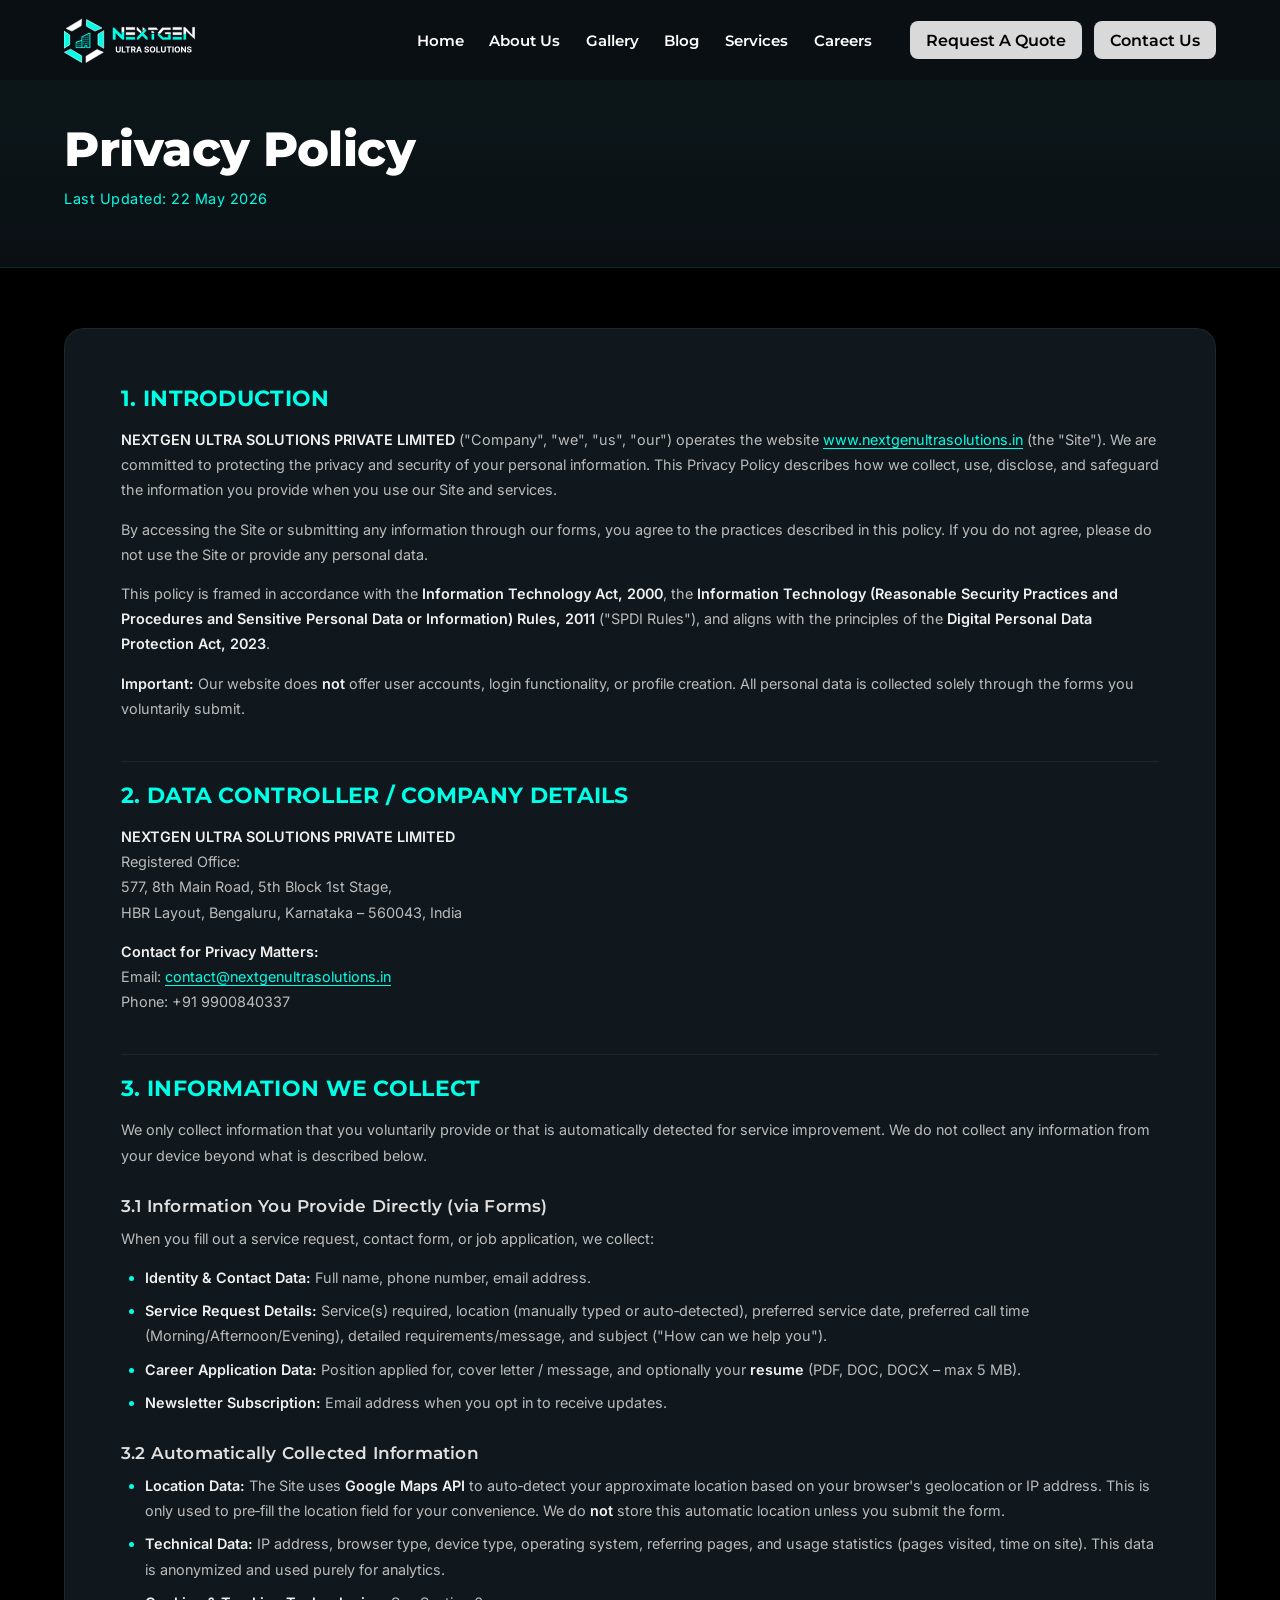
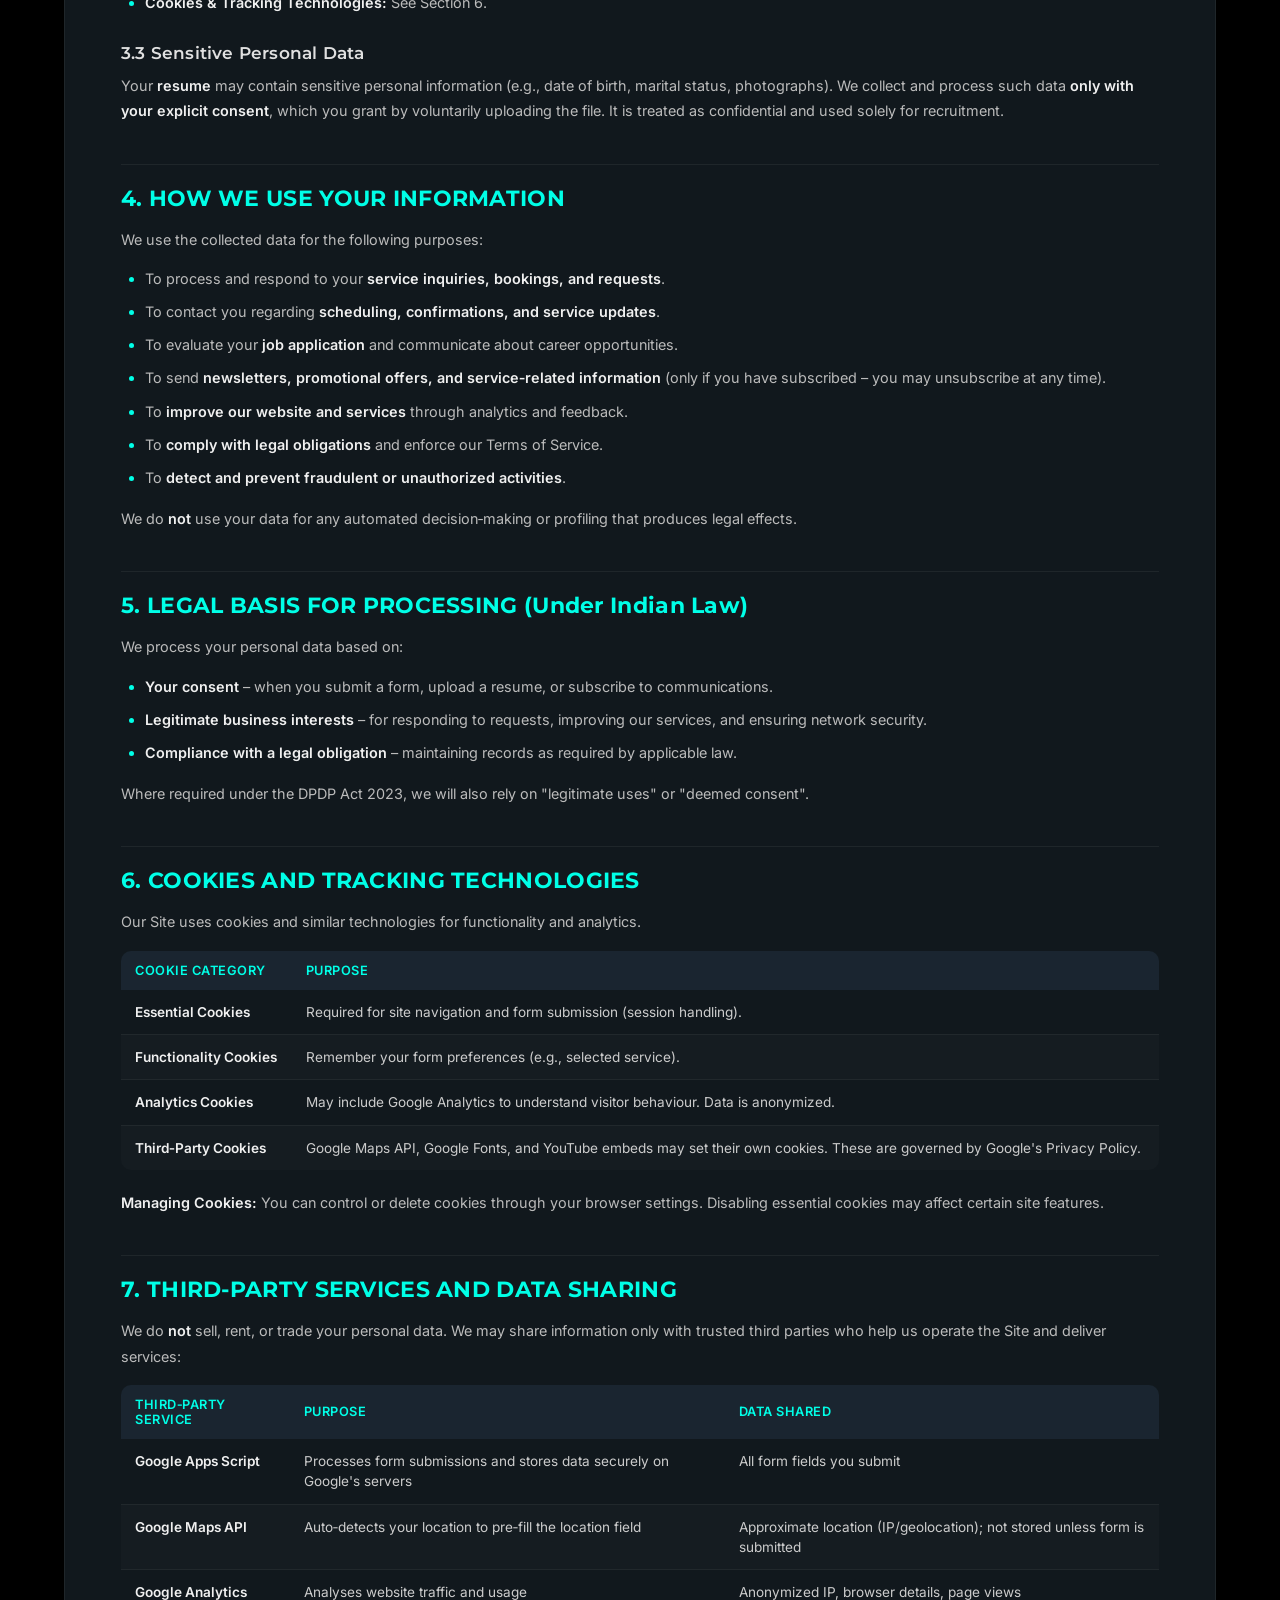
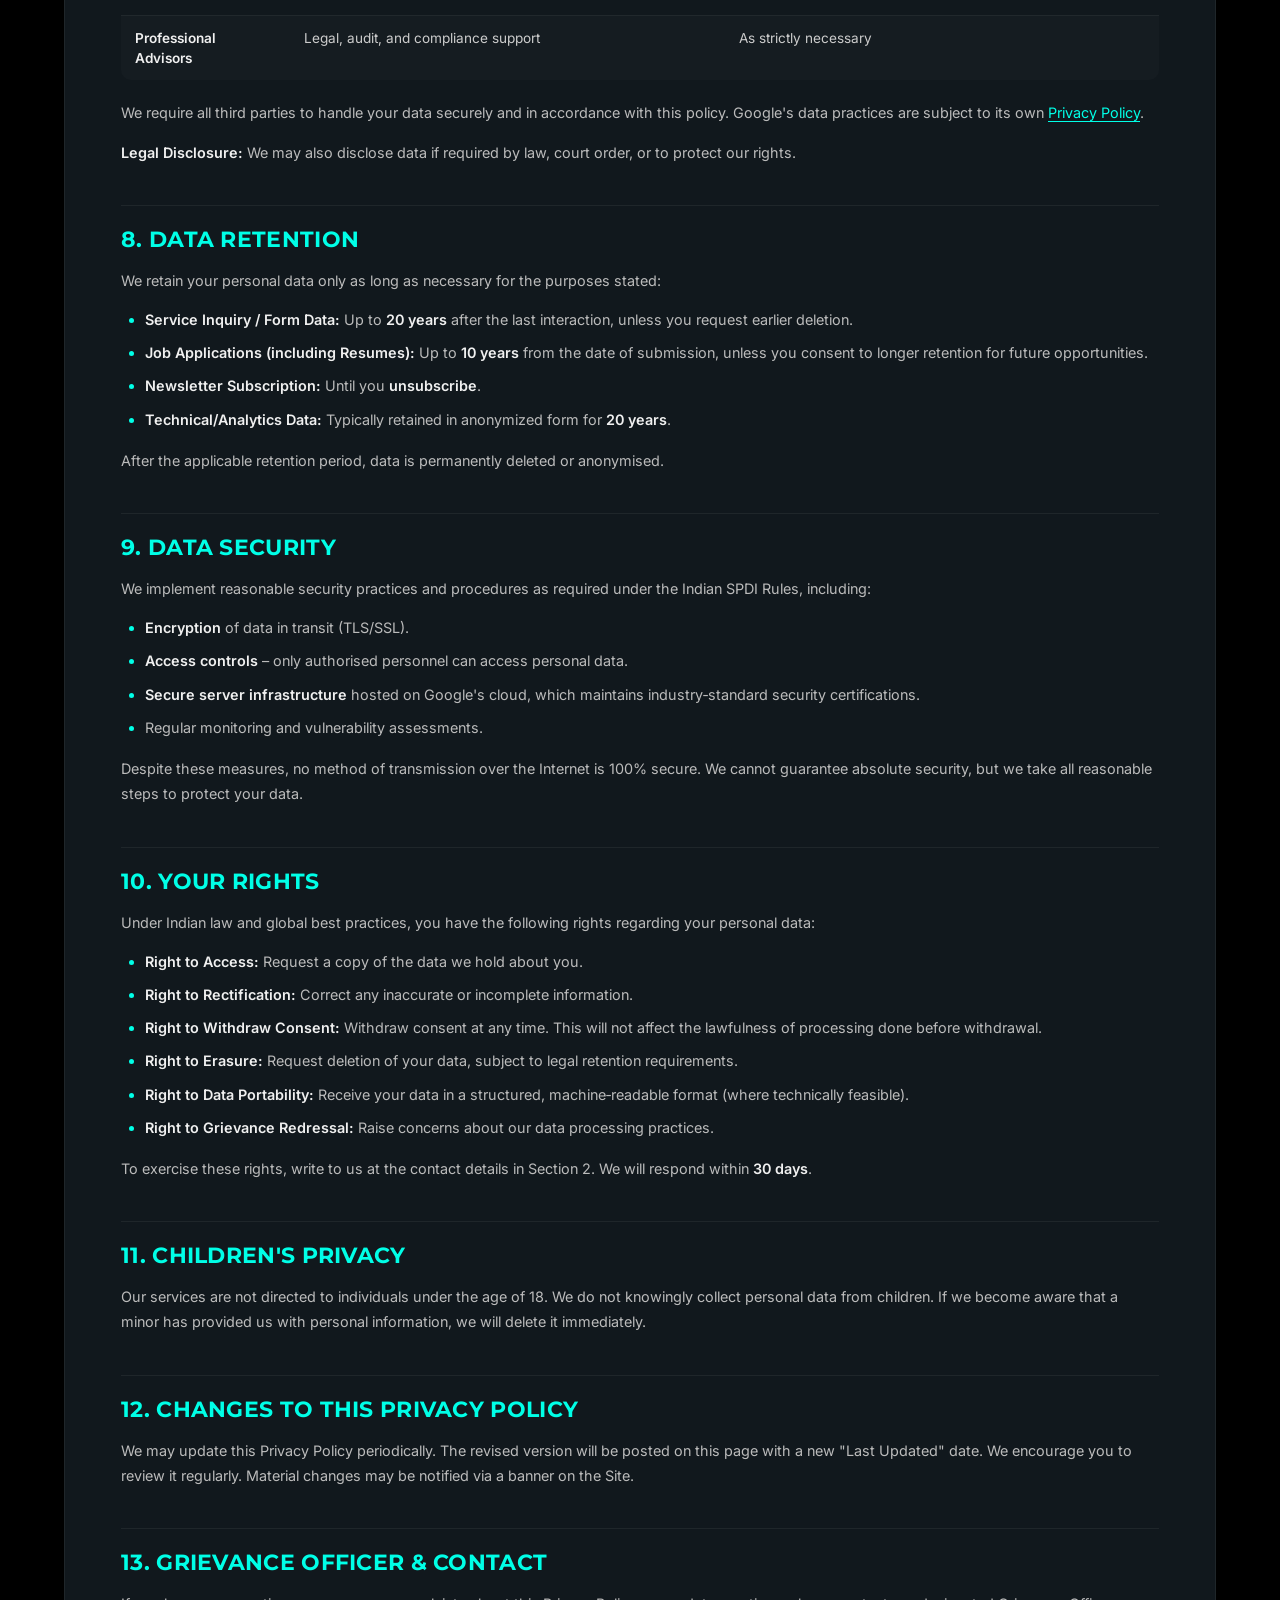
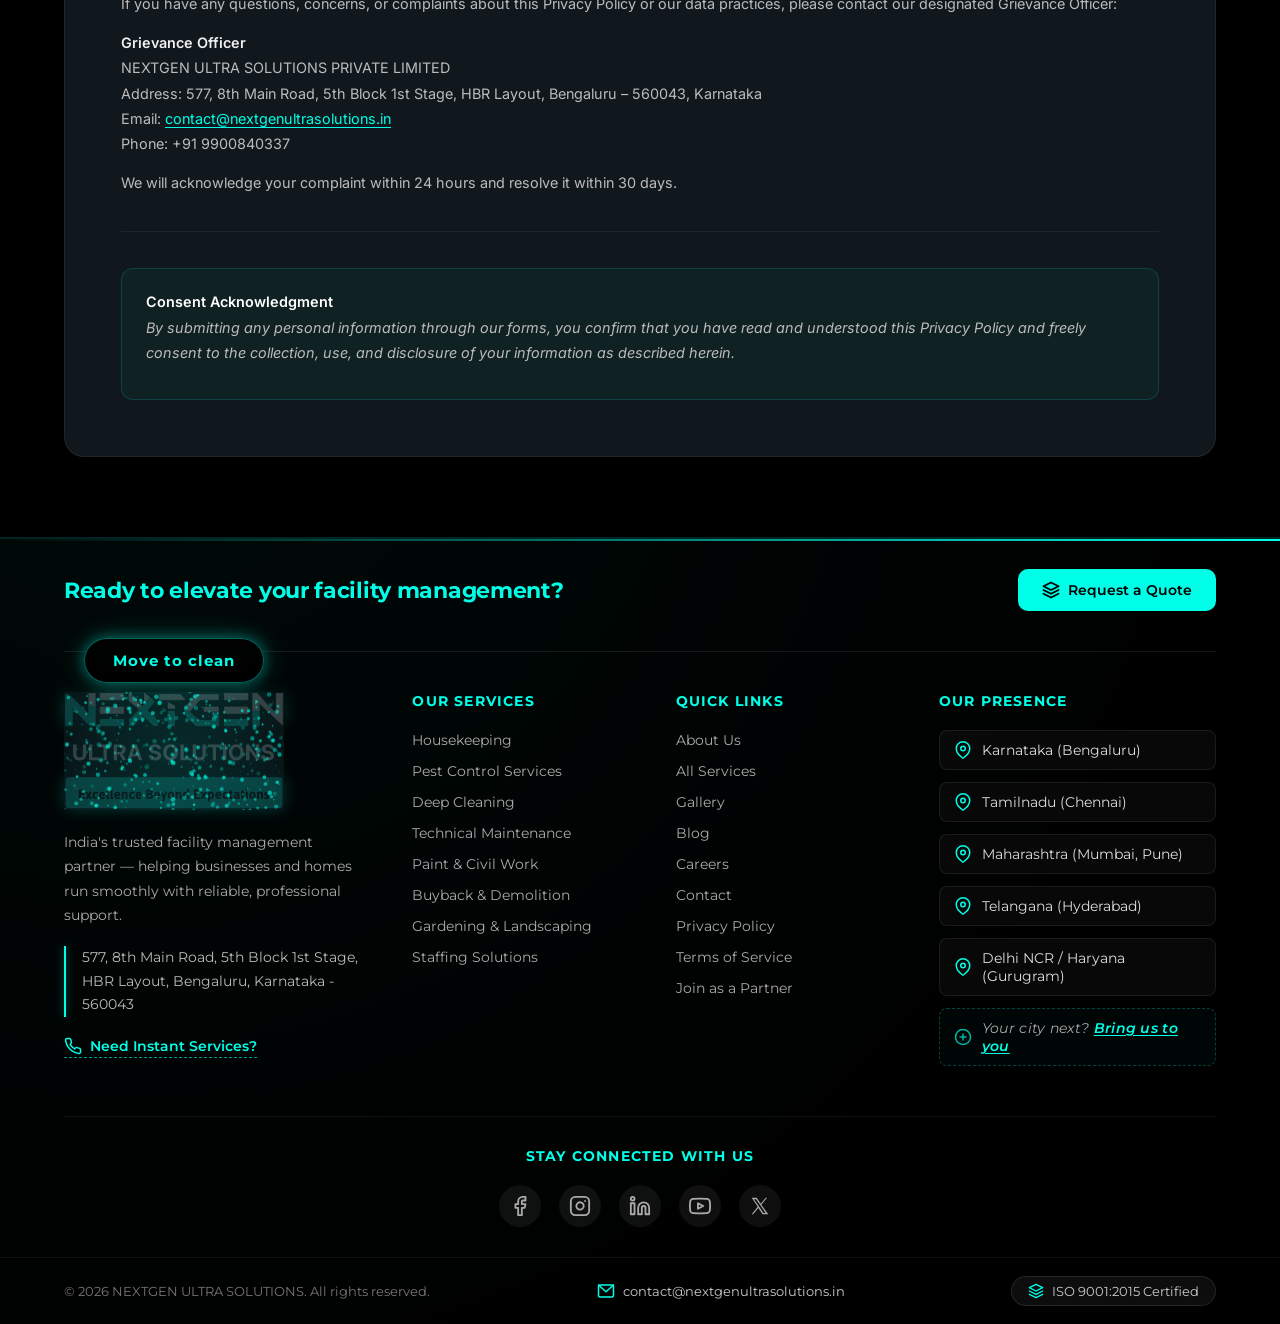
<file: PrivacyPolicy.html>
<!DOCTYPE html>
<html lang="en">
<head>
    <meta charset="UTF-8">
    <meta name="viewport" content="width=device-width, initial-scale=1.0">
    <title>Privacy Policy – NEXTGEN ULTRA SOLUTIONS</title>

    <!-- CSS -->
    <link rel="stylesheet" href="style.css">

    <!-- Fonts -->
    <link href="https://fonts.googleapis.com/css2?family=Montserrat:wght@400;600;800&display=swap" rel="stylesheet">
    <link href="https://fonts.googleapis.com/css2?family=Inter:wght@400;600&display=swap" rel="stylesheet">

    <style>
        /* ========== PRIVACY POLICY – PAGE‑SPECIFIC STYLES ONLY ========== */
        html,
        body {
            overflow-x: hidden !important;
            width: 100%;
            max-width: 100vw;
        }
        html {
            scroll-behavior: smooth;
        }

        .logo svg {
            display: block;
            height: 45px;
            width: auto;
        }

        /* ========== NAVBAR – initially black, glass on scroll, no strokes ========== */
        .navbar {
            position: fixed;
            top: 0;
            left: 0;
            width: 100%;
            z-index: 1000;
            background: #0a0f14;
            backdrop-filter: none;
            -webkit-backdrop-filter: none;
            box-shadow: none;
            border-bottom: none;
            transition: background 0.3s ease, backdrop-filter 0.3s ease, box-shadow 0.3s ease;
        }
        .navbar.scrolled {
            background: rgba(10, 15, 20, 0.75);
            backdrop-filter: blur(12px);
            -webkit-backdrop-filter: blur(12px);
            box-shadow: 0 8px 32px rgba(0, 0, 0, 0.3);
            border-bottom: none;
        }

        /* ========== PRIVACY POLICY CONTENT STYLES ========== */
        .privacy-page-wrapper {
            background: #000000;
            min-height: 100vh;
        }
        .privacy-hero {
            padding-top: 120px;
            padding-bottom: 60px;
            text-align: left;
            background: linear-gradient(180deg, #0d1a1c 0%, #0a0f14 100%);
            border-bottom: 1px solid rgba(0, 255, 231, 0.08);
        }
        .privacy-hero h1 {
            font-family: 'Montserrat', sans-serif;
            font-weight: 800;
            font-size: clamp(2rem, 4vw, 3rem);
            color: #fff;
            margin: 0 0 12px 0;
            letter-spacing: -0.5px;
        }
        .privacy-hero .last-updated {
            font-family: 'Inter', sans-serif;
            font-size: 0.9rem;
            color: #00FFE7;
            letter-spacing: 0.5px;
        }
        .privacy-content-section {
            padding: 60px 0 80px;
        }
        .privacy-content-card {
            background: #11181d;
            border: 1px solid rgba(255, 255, 255, 0.06);
            border-radius: 20px;
            padding: clamp(28px, 5vw, 56px);
            box-shadow: 0 20px 50px rgba(0, 0, 0, 0.5);
            width: 100%;
            box-sizing: border-box;
        }
        .privacy-content-card h2 {
            font-family: 'Montserrat', sans-serif;
            font-weight: 700;
            font-size: 1.35rem;
            color: #00FFE7;
            margin: 40px 0 16px 0;
            padding-top: 20px;
            border-top: 1px solid rgba(255, 255, 255, 0.06);
            letter-spacing: 0.3px;
        }
        .privacy-content-card h2:first-of-type {
            margin-top: 0;
            padding-top: 0;
            border-top: none;
        }
        .privacy-content-card h3 {
            font-family: 'Montserrat', sans-serif;
            font-weight: 600;
            font-size: 1.05rem;
            color: #e0e0e0;
            margin: 28px 0 10px 0;
            letter-spacing: 0.2px;
        }
        .privacy-content-card p {
            font-family: 'Inter', sans-serif;
            font-size: 0.9rem;
            line-height: 1.75;
            color: #bbb;
            margin: 0 0 14px 0;
        }
        .privacy-content-card strong {
            color: #f0f0f0;
            font-weight: 600;
        }
        .privacy-content-card ul,
        .privacy-content-card ol {
            font-family: 'Inter', sans-serif;
            font-size: 0.9rem;
            line-height: 1.75;
            color: #bbb;
            margin: 0 0 16px 0;
            padding-left: 24px;
        }
        .privacy-content-card ul li,
        .privacy-content-card ol li {
            margin-bottom: 8px;
        }
        .privacy-content-card ul li::marker {
            color: #00FFE7;
        }
        .privacy-content-card a {
            color: #00FFE7;
            text-decoration: underline;
            text-underline-offset: 3px;
            transition: color 0.3s;
        }
        .privacy-content-card a:hover {
            color: #fff;
        }
        .privacy-content-card table {
            width: 100%;
            border-collapse: collapse;
            margin: 16px 0 20px;
            font-family: 'Inter', sans-serif;
            font-size: 0.85rem;
            color: #ccc;
            border-radius: 10px;
            overflow: hidden;
        }
        .privacy-content-card table th {
            background: #1a2530;
            color: #00FFE7;
            font-weight: 600;
            padding: 12px 14px;
            text-align: left;
            font-size: 0.8rem;
            letter-spacing: 0.5px;
            text-transform: uppercase;
        }
        .privacy-content-card table td {
            padding: 12px 14px;
            border-bottom: 1px solid rgba(255, 255, 255, 0.05);
            vertical-align: top;
            line-height: 1.5;
        }
        .privacy-content-card table tr:last-child td {
            border-bottom: none;
        }
        .privacy-content-card table tr:nth-child(even) td {
            background: rgba(255, 255, 255, 0.015);
        }
        .privacy-content-card hr {
            border: none;
            border-top: 1px solid rgba(255, 255, 255, 0.06);
            margin: 36px 0;
        }
        .consent-block {
            background: rgba(0, 255, 231, 0.04);
            border: 1px solid rgba(0, 255, 231, 0.15);
            border-radius: 12px;
            padding: 20px 24px;
            margin-top: 32px;
            font-style: italic;
            color: #ccc;
        }
        .consent-block strong {
            color: #fff;
            font-style: normal;
        }

        @media (max-width: 768px) {
            .privacy-content-card {
                padding: 24px 18px;
                border-radius: 14px;
            }
            .privacy-content-card table {
                font-size: 0.75rem;
            }
            .privacy-content-card table th,
            .privacy-content-card table td {
                padding: 8px 10px;
            }
            .privacy-hero {
                padding-top: 100px;
                padding-bottom: 40px;
            }
        }
        /* No overlay, modal or loading styles – global style.css handles them */
    </style>
</head>

<body>
  <!-- ================= PAGE TRANSITION OVERLAY ================= -->
    <div class="page-transition-overlay" id="pageTransitionOverlay">
        <div class="transition-glow"></div>
        <div class="transition-particles">
            <span class="particle"></span>
            <span class="particle"></span>
            <span class="particle"></span>
            <span class="particle"></span>
            <span class="particle"></span>
            <span class="particle"></span>
            <span class="particle"></span>
            <span class="particle"></span>
        </div>
        <div class="transition-loader">
            <div class="loader-ring ring-1"></div>
            <div class="loader-ring ring-2"></div>
            <div class="loader-ring ring-3"></div>
            <div class="loader-icon">
                <svg width="36" height="41" viewBox="0 0 68 77" fill="none" xmlns="http://www.w3.org/2000/svg">
                    <g clip-path="url(#loaderIconClip)">
                        <g clip-path="url(#loaderIconClip2)">
                            <path d="M44.7138 24.7757C44.8369 24.8518 44.9384 24.958 45.0089 25.0844C45.0794 25.2107 45.1164 25.353 45.1165 25.4977V50.9813C45.1165 51.2066 45.027 51.4227 44.8677 51.582C44.7084 51.7413 44.4923 51.8308 44.267 51.8308H39.1703C38.945 51.8308 38.7289 51.7413 38.5696 51.582C38.4103 51.4227 38.3208 51.2066 38.3208 50.9813V48.433H36.6219V50.9813C36.6219 51.2066 36.5324 51.4227 36.3731 51.582C36.2138 51.7413 35.9977 51.8308 35.7725 51.8308H20.4823C20.257 51.8308 20.0409 51.7413 19.8816 51.582C19.7223 51.4227 19.6328 51.2066 19.6328 50.9813V41.6373C19.6329 41.4591 19.6891 41.2855 19.7934 41.141C19.8977 40.9964 20.0448 40.8884 20.2138 40.8321L29.8263 37.6279V32.2933C29.8263 32.1357 29.8701 31.9812 29.9529 31.8471C30.0358 31.713 30.1543 31.6045 30.2952 31.5339L43.8864 24.7383C44.0161 24.6734 44.1602 24.6428 44.305 24.6493C44.4498 24.6558 44.5906 24.6993 44.7138 24.7757ZM29.8263 39.4186L21.3317 42.2489V50.1319H29.8263V39.4186ZM31.5252 50.1319H34.923V47.5835C34.923 47.3582 35.0125 47.1422 35.1718 46.9829C35.3311 46.8236 35.5472 46.7341 35.7725 46.7341H39.1703C39.3956 46.7341 39.6116 46.8236 39.7709 46.9829C39.9302 47.1422 40.0197 47.3582 40.0197 47.5835V50.1319H43.4175V26.8721L31.5252 32.8183V50.1319Z" fill="#00FFE7"/>
                            <path d="M23.0312 43.3335H24.7302V45.0324H23.0312V43.3335ZM26.4291 43.3335H28.128V45.0324H26.4291V43.3335ZM23.0312 46.7313H24.7302V48.4302H23.0312V46.7313ZM26.4291 46.7313H28.128V48.4302H26.4291V46.7313ZM33.2247 39.9356H34.9236V41.6346H33.2247V39.9356ZM36.6225 39.9356H38.3214V41.6346H36.6225V39.9356ZM33.2247 43.3335H34.9236V45.0324H33.2247V43.3335ZM36.6225 43.3335H38.3214V45.0324H36.6225V43.3335ZM40.0203 39.9356H41.7193V41.6346H40.0203V39.9356ZM40.0203 43.3335H41.7193V45.0324H40.0203V43.3335ZM33.2247 36.5378H34.9236V38.2367H33.2247V36.5378ZM36.6225 36.5378H38.3214V38.2367H36.6225V36.5378ZM40.0203 36.5378H41.7193V38.2367H40.0203V36.5378ZM33.2247 33.14H34.9236V34.8389H33.2247V33.14ZM36.6225 33.14H38.3214V34.8389H36.6225V33.14ZM40.0203 33.14H41.7193V34.8389H40.0203V33.14ZM40.0203 29.7422H41.7193V31.4411H40.0203V29.7422Z" fill="#00FFE7"/>
                        </g>
                        <path d="M13.5913 22.3869L3.77539 17.8565L30.2029 2L29.2852 13.3261L13.5913 22.3869Z" fill="white" stroke="white"/>
                        <path d="M38.5078 14.0839V2.75781L64.9353 17.1042L52.8542 22.3897L38.5078 14.0839Z" fill="#00FFE7" stroke="white"/>
                        <path d="M67.9565 21.6328L58.1406 27.6734V45.7951L67.9565 51.8357V21.6328Z" fill="#00FFE7" stroke="white"/>
                        <path d="M56.6307 54.0938L37.7539 65.4198V75.9908L67.2017 58.6242L56.6307 54.0938Z" fill="white" stroke="white"/>
                        <path d="M30.2036 64.6776L11.3269 53.3516L0.755859 58.6371L30.2036 76.0037V64.6776Z" fill="#00FFE7" stroke="white"/>
                        <path d="M9.81592 29.1785L0 22.3828V51.8306L9.81592 45.79V29.1785Z" fill="#00FFE7" stroke="white"/>
                    </g>
                    <defs>
                        <clipPath id="loaderIconClip"><rect width="68" height="77" fill="white"/></clipPath>
                        <clipPath id="loaderIconClip2"><rect width="27.1826" height="27.1826" fill="white" transform="translate(19.6328 24.6484)"/></clipPath>
                    </defs>
                </svg>
            </div>
        </div>
        <div class="transition-text-container">
            <span class="transition-text active" data-index="0">Preparing your quote…</span>
            <span class="transition-text" data-index="1">Customizing your options…</span>
            <span class="transition-text" data-index="2">Almost ready…</span>
            <span class="transition-text completion-text">✓ Ready!</span>
        </div>
        <div class="transition-progress">
            <div class="transition-progress-bar" id="transitionProgressBar"></div>
        </div>
    </div>

    <!-- ================= REUSABLE LOADING OVERLAY (minimal, global JS injects text/progress) ================= -->
    <div class="page-transition-overlay" id="loadingOverlay" style="display: none;">
        <div class="transition-glow"></div>
        <div class="transition-particles">
            <span class="particle"></span>
            <span class="particle"></span>
            <span class="particle"></span>
            <span class="particle"></span>
            <span class="particle"></span>
            <span class="particle"></span>
            <span class="particle"></span>
            <span class="particle"></span>
        </div>
        <div class="transition-loader">
            <div class="loader-ring ring-1"></div>
            <div class="loader-ring ring-2"></div>
            <div class="loader-ring ring-3"></div>
            <div class="loader-icon">
                <svg width="36" height="41" viewBox="0 0 68 77" fill="none" xmlns="http://www.w3.org/2000/svg">
                    <g clip-path="url(#loaderIconClipReuse)">
                        <g clip-path="url(#loaderIconClipReuse2)">
                            <path d="M44.7138 24.7757C44.8369 24.8518 44.9384 24.958 45.0089 25.0844C45.0794 25.2107 45.1164 25.353 45.1165 25.4977V50.9813C45.1165 51.2066 45.027 51.4227 44.8677 51.582C44.7084 51.7413 44.4923 51.8308 44.267 51.8308H39.1703C38.945 51.8308 38.7289 51.7413 38.5696 51.582C38.4103 51.4227 38.3208 51.2066 38.3208 50.9813V48.433H36.6219V50.9813C36.6219 51.2066 36.5324 51.4227 36.3731 51.582C36.2138 51.7413 35.9977 51.8308 35.7725 51.8308H20.4823C20.257 51.8308 20.0409 51.7413 19.8816 51.582C19.7223 51.4227 19.6328 51.2066 19.6328 50.9813V41.6373C19.6329 41.4591 19.6891 41.2855 19.7934 41.141C19.8977 40.9964 20.0448 40.8884 20.2138 40.8321L29.8263 37.6279V32.2933C29.8263 32.1357 29.8701 31.9812 29.9529 31.8471C30.0358 31.713 30.1543 31.6045 30.2952 31.5339L43.8864 24.7383C44.0161 24.6734 44.1602 24.6428 44.305 24.6493C44.4498 24.6558 44.5906 24.6993 44.7138 24.7757ZM29.8263 39.4186L21.3317 42.2489V50.1319H29.8263V39.4186ZM31.5252 50.1319H34.923V47.5835C34.923 47.3582 35.0125 47.1422 35.1718 46.9829C35.3311 46.8236 35.5472 46.7341 35.7725 46.7341H39.1703C39.3956 46.7341 39.6116 46.8236 39.7709 46.9829C39.9302 47.1422 40.0197 47.3582 40.0197 47.5835V50.1319H43.4175V26.8721L31.5252 32.8183V50.1319Z" fill="#00FFE7"/>
                            <path d="M23.0312 43.3335H24.7302V45.0324H23.0312V43.3335ZM26.4291 43.3335H28.128V45.0324H26.4291V43.3335ZM23.0312 46.7313H24.7302V48.4302H23.0312V46.7313ZM26.4291 46.7313H28.128V48.4302H26.4291V46.7313ZM33.2247 39.9356H34.9236V41.6346H33.2247V39.9356ZM36.6225 39.9356H38.3214V41.6346H36.6225V39.9356ZM33.2247 43.3335H34.9236V45.0324H33.2247V43.3335ZM36.6225 43.3335H38.3214V45.0324H36.6225V43.3335ZM40.0203 39.9356H41.7193V41.6346H40.0203V39.9356ZM40.0203 43.3335H41.7193V45.0324H40.0203V43.3335ZM33.2247 36.5378H34.9236V38.2367H33.2247V36.5378ZM36.6225 36.5378H38.3214V38.2367H36.6225V36.5378ZM40.0203 36.5378H41.7193V38.2367H40.0203V36.5378ZM33.2247 33.14H34.9236V34.8389H33.2247V33.14ZM36.6225 33.14H38.3214V34.8389H36.6225V33.14ZM40.0203 33.14H41.7193V34.8389H40.0203V33.14ZM40.0203 29.7422H41.7193V31.4411H40.0203V29.7422Z" fill="#00FFE7"/>
                        </g>
                        <path d="M13.5913 22.3869L3.77539 17.8565L30.2029 2L29.2852 13.3261L13.5913 22.3869Z" fill="white" stroke="white"/>
                        <path d="M38.5078 14.0839V2.75781L64.9353 17.1042L52.8542 22.3897L38.5078 14.0839Z" fill="#00FFE7" stroke="white"/>
                        <path d="M67.9565 21.6328L58.1406 27.6734V45.7951L67.9565 51.8357V21.6328Z" fill="#00FFE7" stroke="white"/>
                        <path d="M56.6307 54.0938L37.7539 65.4198V75.9908L67.2017 58.6242L56.6307 54.0938Z" fill="white" stroke="white"/>
                        <path d="M30.2036 64.6776L11.3269 53.3516L0.755859 58.6371L30.2036 76.0037V64.6776Z" fill="#00FFE7" stroke="white"/>
                        <path d="M9.81592 29.1785L0 22.3828V51.8306L9.81592 45.79V29.1785Z" fill="#00FFE7" stroke="white"/>
                    </g>
                    <defs>
                        <clipPath id="loaderIconClipReuse"><rect width="68" height="77" fill="white"/></clipPath>
                        <clipPath id="loaderIconClipReuse2"><rect width="27.1826" height="27.1826" fill="white" transform="translate(19.6328 24.6484)"/></clipPath>
                    </defs>
                </svg>
            </div>
        </div>
    </div>

       <!-- ================= NAVBAR ================= -->
    <nav class="navbar" id="mainNavbar">
        <div class="container nav-container">
             <div class="logo">
                <svg width="224" height="77" viewBox="0 0 224 77" fill="none" xmlns="http://www.w3.org/2000/svg">
                    <g clip-path="url(#clip0_290_100)">
                        <g filter="url(#filter0_i_290_100)">
                            <path d="M160.658 29.3967V26.0469L163.945 28.0568L169.86 33.4165H178.405V28.0568H182.348V29.9714V32.5561V34.7564V36.7663H167.888L160.658 29.3967Z" fill="#00FFE7"/>
                        </g>
                        <path d="M160.658 29.3967V26.0469L163.945 28.0568L169.86 33.4165H178.405V28.0568H182.348V29.9714V32.5561V34.7564V36.7663H167.888L160.658 29.3967Z" stroke="#00FFE7" stroke-width="0.5"/>
                        <g filter="url(#filter1_i_290_100)">
                            <path d="M163.945 27.3913L160.658 25.3814L167.888 16.6719H182.348V20.0217H170.517L163.945 27.3913Z" fill="white"/>
                        </g>
                        <path d="M163.945 27.3913L160.658 25.3814L167.888 16.6719H182.348V20.0217H170.517L163.945 27.3913Z" stroke="white" stroke-width="0.35"/>
                        <g filter="url(#filter2_i_290_100)">
                            <path d="M173.146 27.3908V24.7109H182.348V27.3908H173.146Z" fill="white"/>
                        </g>
                        <path d="M173.146 27.3908V24.7109H182.348V27.3908H173.146Z" stroke="white" stroke-width="0.5"/>
                        <g filter="url(#filter3_i_290_100)">
                            <path d="M154.084 27.3906H150.141V36.7701H154.084V27.3906Z" fill="#00FFE7"/>
                        </g>
                        <path d="M154.084 27.3906H150.141V36.7701H154.084V27.3906Z" stroke="#00FFE7" stroke-width="0.5"/>
                        <g filter="url(#filter4_i_290_100)">
                            <path d="M150.141 25.3811V22.0312L154.084 24.0411V25.3811H150.141Z" fill="white"/>
                        </g>
                        <path d="M150.141 25.3811V22.0312L154.084 24.0411V25.3811H150.141Z" stroke="white" stroke-width="0.75"/>
                        <g filter="url(#filter5_i_290_100)">
                            <path d="M144.227 20.0217V16.6719H158.029L160.658 20.0217H144.227Z" fill="white"/>
                        </g>
                        <path d="M144.227 20.0217V16.6719H158.029L160.658 20.0217H144.227Z" stroke="white" stroke-width="0.5"/>
                        <g filter="url(#filter6_i_290_100)">
                            <path d="M138.759 19L125.168 32.7489V36.7687H127.14L133.713 30.0691L140.943 36.7687H142.914V33.4189L136.342 26.7193L140.943 21.3595L138.759 19Z" fill="#00FFE7"/>
                        </g>
                        <path d="M138.759 19L125.168 32.7489V36.7687H127.14L133.713 30.0691L140.943 36.7687H142.914V33.4189L136.342 26.7193L140.943 21.3595L138.759 19Z" stroke="#00FFE7" stroke-width="0.5"/>
                        <g filter="url(#filter7_i_290_100)">
                            <path d="M134.758 16V21.8376L138.258 18.5L134.758 16Z" fill="white"/>
                        </g>
                        <path d="M134.758 16V21.8376L138.258 18.5L134.758 16Z" stroke="white" stroke-width="0.5"/>
                        <g filter="url(#filter8_i_290_100)">
                            <path d="M124.51 20.6897V16H125.824L133.054 24.0396L131.083 26.0495L124.51 20.6897Z" fill="white"/>
                        </g>
                        <g filter="url(#filter9_i_290_100)">
                            <path d="M121.223 16H106.105V20.0198H121.223V16Z" fill="white"/>
                        </g>
                        <path d="M121.223 16H106.105V20.0198H121.223V16Z" stroke="white" stroke-width="0.5"/>
                        <g filter="url(#filter10_i_290_100)">
                            <path d="M121.223 24.7109H106.105V28.7307H121.223V24.7109Z" fill="white"/>
                        </g>
                        <path d="M121.223 24.7109H106.105V28.7307H121.223V24.7109Z" stroke="white" stroke-width="0.5"/>
                        <g filter="url(#filter11_i_290_100)">
                            <path d="M121.223 32.75H106.105V36.7698H121.223V32.75Z" fill="#00FFE7"/>
                        </g>
                        <path d="M121.223 32.75H106.105V36.7698H121.223V32.75Z" stroke="#00FFE7" stroke-width="0.5"/>
                        <g filter="url(#filter12_i_290_100)">
                            <path d="M201.41 16H186.293V20.0198H201.41V16Z" fill="white"/>
                        </g>
                        <path d="M201.41 16H186.293V20.0198H201.41V16Z" stroke="white" stroke-width="0.5"/>
                        <g filter="url(#filter13_i_290_100)">
                            <path d="M201.41 24.7109H186.293V28.7307H201.41V24.7109Z" fill="white"/>
                        </g>
                        <path d="M201.41 24.7109H186.293V28.7307H201.41V24.7109Z" stroke="white" stroke-width="0.5"/>
                        <g filter="url(#filter14_i_290_100)">
                            <path d="M201.41 32.75H186.293V36.7698H201.41V32.75Z" fill="#00FFE7"/>
                        </g>
                        <path d="M201.41 32.75H186.293V36.7698H201.41V32.75Z" stroke="#00FFE7" stroke-width="0.5"/>
                        <g filter="url(#filter15_i_290_100)">
                            <path d="M98.875 16V24.0396L102.819 25.1495V16H98.875Z" fill="white"/>
                        </g>
                        <path d="M98.875 16V24.0396L102.819 25.1495V16H98.875Z" stroke="white" stroke-width="0.5"/>
                        <g filter="url(#filter16_i_290_100)">
                            <path d="M207.326 16H204.697V27.2299H208.641V22.0297L216.2 29.0643L223.758 36.0989V16H219.815V29.3993L207.326 16Z" fill="white"/>
                        </g>
                        <path d="M207.326 16H204.697V27.2299H208.641V22.0297L216.2 29.0643L223.758 36.0989V16H219.815V29.3993L207.326 16Z" stroke="white" stroke-width="0.5"/>
                        <g filter="url(#filter17_i_290_100)">
                            <path d="M208.641 37.0026H204.697V27.6468C205.223 26.5749 207.545 27.3998 208.641 27.6231V37.0026Z" fill="#00FFE7"/>
                        </g>
                        <path d="M208.641 37.0026H204.697V27.6468C205.223 26.5749 207.545 27.3998 208.641 27.6231V37.0026Z" stroke="#00FFE7" stroke-width="0.5"/>
                        <g filter="url(#filter18_i_290_100)">
                            <path d="M83.7578 16.6719V36.7708H88.1009V25.1186L99.5324 36.7708H102.819V25.1186C102.819 24.0415 100.19 23.6429 98.8752 24.0415V29.4012L85.7296 16.6719H83.7578Z" fill="#00FFE7"/>
                        </g>
                        <path d="M83.7578 16.6719V36.7708H88.1009V25.1186L99.5324 36.7708H102.819V25.1186C102.819 24.0415 100.19 23.6429 98.8752 24.0415V29.4012L85.7296 16.6719H83.7578Z" stroke="#00FFE7" stroke-width="0.5"/>
                        <path d="M94.9318 48.8182H97.0845V55.4304C97.0845 56.1728 96.9072 56.8224 96.5526 57.3793C96.2012 57.9361 95.709 58.3703 95.076 58.6818C94.4429 58.9901 93.7055 59.1442 92.8636 59.1442C92.0185 59.1442 91.2794 58.9901 90.6463 58.6818C90.0133 58.3703 89.5211 57.9361 89.1697 57.3793C88.8184 56.8224 88.6428 56.1728 88.6428 55.4304V48.8182H90.7955V55.2464C90.7955 55.6342 90.88 55.9789 91.049 56.2805C91.2214 56.5821 91.4633 56.8191 91.7749 56.9915C92.0864 57.1638 92.4493 57.25 92.8636 57.25C93.2813 57.25 93.6442 57.1638 93.9524 56.9915C94.264 56.8191 94.5043 56.5821 94.6733 56.2805C94.8456 55.9789 94.9318 55.6342 94.9318 55.2464V48.8182ZM98.8556 59V48.8182H101.008V57.2251H105.373V59H98.8556ZM105.14 50.593V48.8182H113.502V50.593H110.385V59H108.257V50.593H105.14ZM114.879 59V48.8182H118.896C119.665 48.8182 120.321 48.9557 120.865 49.2308C121.412 49.5026 121.828 49.8887 122.113 50.3892C122.401 50.8864 122.545 51.4714 122.545 52.1442C122.545 52.8203 122.399 53.402 122.108 53.8892C121.816 54.3731 121.394 54.7443 120.84 55.0028C120.29 55.2614 119.624 55.3906 118.841 55.3906H116.152V53.6605H118.493C118.904 53.6605 119.246 53.6042 119.518 53.4915C119.789 53.3788 119.992 53.2098 120.124 52.9844C120.26 52.759 120.328 52.4789 120.328 52.1442C120.328 51.8061 120.26 51.5211 120.124 51.2891C119.992 51.0571 119.788 50.8814 119.513 50.7621C119.241 50.6394 118.898 50.5781 118.483 50.5781H117.032V59H114.879ZM120.378 54.3665L122.908 59H120.532L118.056 54.3665H120.378ZM125.822 59H123.515L127.03 48.8182H129.804L133.314 59H131.007L128.456 51.1449H128.377L125.822 59ZM125.677 54.9979H131.126V56.6783H125.677V54.9979ZM143.303 51.7464C143.263 51.3454 143.092 51.0339 142.791 50.8118C142.489 50.5897 142.08 50.4787 141.563 50.4787C141.212 50.4787 140.915 50.5284 140.673 50.6278C140.431 50.724 140.245 50.8582 140.116 51.0305C139.99 51.2029 139.927 51.3984 139.927 51.6172C139.921 51.7995 139.959 51.9586 140.042 52.0945C140.128 52.2304 140.245 52.348 140.395 52.4474C140.544 52.5436 140.716 52.6281 140.912 52.701C141.107 52.7706 141.316 52.8303 141.538 52.88L142.453 53.0987C142.897 53.1982 143.305 53.3307 143.676 53.4964C144.047 53.6622 144.368 53.866 144.64 54.108C144.912 54.3499 145.123 54.6349 145.272 54.9631C145.424 55.2912 145.502 55.6674 145.505 56.0916C145.502 56.7147 145.343 57.255 145.028 57.7124C144.717 58.1664 144.266 58.5194 143.676 58.7713C143.089 59.0199 142.382 59.1442 141.553 59.1442C140.731 59.1442 140.015 59.0182 139.405 58.7663C138.799 58.5144 138.325 58.1416 137.983 57.6477C137.645 57.1506 137.468 56.5357 137.451 55.8033H139.534C139.558 56.1446 139.655 56.4297 139.828 56.6584C140.003 56.8838 140.237 57.0545 140.529 57.1705C140.824 57.2831 141.157 57.3395 141.528 57.3395C141.893 57.3395 142.209 57.2865 142.478 57.1804C142.749 57.0743 142.96 56.9268 143.109 56.7379C143.258 56.549 143.333 56.3319 143.333 56.0866C143.333 55.858 143.265 55.6657 143.129 55.5099C142.996 55.3542 142.801 55.2216 142.542 55.1122C142.287 55.0028 141.974 54.9034 141.603 54.8139L140.494 54.5355C139.636 54.3267 138.958 54.0002 138.461 53.5561C137.963 53.112 137.717 52.5137 137.72 51.7614C137.717 51.1449 137.881 50.6063 138.212 50.1456C138.547 49.6849 139.006 49.3253 139.589 49.0668C140.172 48.8082 140.835 48.679 141.578 48.679C142.333 48.679 142.993 48.8082 143.556 49.0668C144.123 49.3253 144.564 49.6849 144.879 50.1456C145.194 50.6063 145.356 51.1399 145.366 51.7464H143.303ZM156.31 53.9091C156.31 55.0194 156.099 55.964 155.678 56.7429C155.261 57.5218 154.691 58.1167 153.968 58.5277C153.249 58.9354 152.44 59.1392 151.542 59.1392C150.637 59.1392 149.825 58.9337 149.106 58.5227C148.387 58.1117 147.818 57.5168 147.401 56.7379C146.983 55.959 146.774 55.0161 146.774 53.9091C146.774 52.7988 146.983 51.8542 147.401 51.0753C147.818 50.2964 148.387 49.7031 149.106 49.2955C149.825 48.8845 150.637 48.679 151.542 48.679C152.44 48.679 153.249 48.8845 153.968 49.2955C154.691 49.7031 155.261 50.2964 155.678 51.0753C156.099 51.8542 156.31 52.7988 156.31 53.9091ZM154.127 53.9091C154.127 53.1899 154.02 52.5833 153.804 52.0895C153.592 51.5956 153.292 51.2211 152.904 50.9659C152.517 50.7107 152.062 50.5831 151.542 50.5831C151.022 50.5831 150.568 50.7107 150.18 50.9659C149.792 51.2211 149.49 51.5956 149.275 52.0895C149.063 52.5833 148.957 53.1899 148.957 53.9091C148.957 54.6283 149.063 55.2348 149.275 55.7287C149.49 56.2225 149.792 56.5971 150.18 56.8523C150.568 57.1075 151.022 57.2351 151.542 57.2351C152.062 57.2351 152.517 57.1075 152.904 56.8523C153.292 56.5971 153.592 56.2225 153.804 55.7287C154.02 55.2348 154.127 54.6283 154.127 53.9091ZM157.904 59V48.8182H160.057V57.2251H164.422V59H157.904ZM172.137 48.8182H174.29V55.4304C174.29 56.1728 174.112 56.8224 173.758 57.3793C173.406 57.9361 172.914 58.3703 172.281 58.6818C171.648 58.9901 170.911 59.1442 170.069 59.1442C169.224 59.1442 168.484 58.9901 167.851 58.6818C167.218 58.3703 166.726 57.9361 166.375 57.3793C166.023 56.8224 165.848 56.1728 165.848 55.4304V48.8182H168.001V55.2464C168.001 55.6342 168.085 55.9789 168.254 56.2805C168.426 56.5821 168.668 56.8191 168.98 56.9915C169.291 57.1638 169.654 57.25 170.069 57.25C170.486 57.25 170.849 57.1638 171.157 56.9915C171.469 56.8191 171.709 56.5821 171.878 56.2805C172.051 55.9789 172.137 55.6342 172.137 55.2464V48.8182ZM175.673 50.593V48.8182H184.035V50.593H180.918V59H178.79V50.593H175.673ZM187.565 48.8182V59H185.412V48.8182H187.565ZM198.693 53.9091C198.693 55.0194 198.482 55.964 198.061 56.7429C197.644 57.5218 197.074 58.1167 196.351 58.5277C195.632 58.9354 194.823 59.1392 193.925 59.1392C193.02 59.1392 192.208 58.9337 191.489 58.5227C190.77 58.1117 190.201 57.5168 189.784 56.7379C189.366 55.959 189.157 55.0161 189.157 53.9091C189.157 52.7988 189.366 51.8542 189.784 51.0753C190.201 50.2964 190.77 49.7031 191.489 49.2955C192.208 48.8845 193.02 48.679 193.925 48.679C194.823 48.679 195.632 48.8845 196.351 49.2955C197.074 49.7031 197.644 50.2964 198.061 51.0753C198.482 51.8542 198.693 52.7988 198.693 53.9091ZM196.51 53.9091C196.51 53.1899 196.402 52.5833 196.187 52.0895C195.975 51.5956 195.675 51.2211 195.287 50.9659C194.899 50.7107 194.445 50.5831 193.925 50.5831C193.405 50.5831 192.95 50.7107 192.563 50.9659C192.175 51.2211 191.873 51.5956 191.658 52.0895C191.446 52.5833 191.34 53.1899 191.34 53.9091C191.34 54.6283 191.446 55.2348 191.658 55.7287C191.873 56.2225 192.175 56.5971 192.563 56.8523C192.95 57.1075 193.405 57.2351 193.925 57.2351C194.445 57.2351 194.899 57.1075 195.287 56.8523C195.675 56.5971 195.975 56.2225 196.187 55.7287C196.402 55.2348 196.51 54.6283 196.51 53.9091ZM208.804 48.8182V59H206.944L202.515 52.5916H202.44V59H200.287V48.8182H202.176L206.571 55.2216H206.661V48.8182H208.804ZM216.106 51.7464C216.066 51.3454 215.895 51.0339 215.594 50.8118C215.292 50.5897 214.883 50.4787 214.366 50.4787C214.014 50.4787 213.718 50.5284 213.476 50.6278C213.234 50.724 213.048 50.8582 212.919 51.0305C212.793 51.2029 212.73 51.3984 212.73 51.6172C212.723 51.7995 212.761 51.9586 212.844 52.0945C212.93 52.2304 213.048 52.348 213.197 52.4474C213.346 52.5436 213.519 52.6281 213.714 52.701C213.91 52.7706 214.119 52.8303 214.341 52.88L215.256 53.0987C215.7 53.1982 216.107 53.3307 216.479 53.4964C216.85 53.6622 217.171 53.866 217.443 54.108C217.715 54.3499 217.925 54.6349 218.074 54.9631C218.227 55.2912 218.305 55.6674 218.308 56.0916C218.305 56.7147 218.146 57.255 217.831 57.7124C217.519 58.1664 217.068 58.5194 216.479 58.7713C215.892 59.0199 215.184 59.1442 214.356 59.1442C213.534 59.1442 212.818 59.0182 212.208 58.7663C211.601 58.5144 211.127 58.1416 210.786 57.6477C210.448 57.1506 210.271 56.5357 210.254 55.8033H212.337C212.36 56.1446 212.458 56.4297 212.631 56.6584C212.806 56.8838 213.04 57.0545 213.331 57.1705C213.626 57.2831 213.96 57.3395 214.331 57.3395C214.695 57.3395 215.012 57.2865 215.28 57.1804C215.552 57.0743 215.763 56.9268 215.912 56.7379C216.061 56.549 216.135 56.3319 216.135 56.0866C216.135 55.858 216.068 55.6657 215.932 55.5099C215.799 55.3542 215.604 55.2216 215.345 55.1122C215.09 55.0028 214.777 54.9034 214.405 54.8139L213.297 54.5355C212.438 54.3267 211.76 54.0002 211.263 53.5561C210.766 53.112 210.519 52.5137 210.523 51.7614C210.519 51.1449 210.683 50.6063 211.015 50.1456C211.349 49.6849 211.809 49.3253 212.392 49.0668C212.975 48.8082 213.638 48.679 214.381 48.679C215.136 48.679 215.796 48.8082 216.359 49.0668C216.926 49.3253 217.367 49.6849 217.682 50.1456C217.997 50.6063 218.159 51.1399 218.169 51.7464H216.106Z" fill="white"/>
                        <g clip-path="url(#clip1_290_100)">
                            <path d="M44.7138 24.7757C44.8369 24.8518 44.9384 24.958 45.0089 25.0844C45.0794 25.2107 45.1164 25.353 45.1165 25.4977V50.9813C45.1165 51.2066 45.027 51.4227 44.8677 51.582C44.7084 51.7413 44.4923 51.8308 44.267 51.8308H39.1703C38.945 51.8308 38.7289 51.7413 38.5696 51.582C38.4103 51.4227 38.3208 51.2066 38.3208 50.9813V48.433H36.6219V50.9813C36.6219 51.2066 36.5324 51.4227 36.3731 51.582C36.2138 51.7413 35.9977 51.8308 35.7725 51.8308H20.4823C20.257 51.8308 20.0409 51.7413 19.8816 51.582C19.7223 51.4227 19.6328 51.2066 19.6328 50.9813V41.6373C19.6329 41.4591 19.6891 41.2855 19.7934 41.141C19.8977 40.9964 20.0448 40.8884 20.2138 40.8321L29.8263 37.6279V32.2933C29.8263 32.1357 29.8701 31.9812 29.9529 31.8471C30.0358 31.713 30.1543 31.6045 30.2952 31.5339L43.8864 24.7383C44.0161 24.6734 44.1602 24.6428 44.305 24.6493C44.4498 24.6558 44.5906 24.6993 44.7138 24.7757ZM29.8263 39.4186L21.3317 42.2489V50.1319H29.8263V39.4186ZM31.5252 50.1319H34.923V47.5835C34.923 47.3582 35.0125 47.1422 35.1718 46.9829C35.3311 46.8236 35.5472 46.7341 35.7725 46.7341H39.1703C39.3956 46.7341 39.6116 46.8236 39.7709 46.9829C39.9302 47.1422 40.0197 47.3582 40.0197 47.5835V50.1319H43.4175V26.8721L31.5252 32.8183V50.1319Z" fill="#00FFE7"/>
                            <path d="M23.0312 43.3335H24.7302V45.0324H23.0312V43.3335ZM26.4291 43.3335H28.128V45.0324H26.4291V43.3335ZM23.0312 46.7313H24.7302V48.4302H23.0312V46.7313ZM26.4291 46.7313H28.128V48.4302H26.4291V46.7313ZM33.2247 39.9356H34.9236V41.6346H33.2247V39.9356ZM36.6225 39.9356H38.3214V41.6346H36.6225V39.9356ZM33.2247 43.3335H34.9236V45.0324H33.2247V43.3335ZM36.6225 43.3335H38.3214V45.0324H36.6225V43.3335ZM40.0203 39.9356H41.7193V41.6346H40.0203V39.9356ZM40.0203 43.3335H41.7193V45.0324H40.0203V43.3335ZM33.2247 36.5378H34.9236V38.2367H33.2247V36.5378ZM36.6225 36.5378H38.3214V38.2367H36.6225V36.5378ZM40.0203 36.5378H41.7193V38.2367H40.0203V36.5378ZM33.2247 33.14H34.9236V34.8389H33.2247V33.14ZM36.6225 33.14H38.3214V34.8389H36.6225V33.14ZM40.0203 33.14H41.7193V34.8389H40.0203V33.14ZM40.0203 29.7422H41.7193V31.4411H40.0203V29.7422Z" fill="#00FFE7"/>
                        </g>
                        <path d="M13.5913 22.3869L3.77539 17.8565L30.2029 2L29.2852 13.3261L13.5913 22.3869Z" fill="white" stroke="white"/>
                        <path d="M38.5078 14.0839V2.75781L64.9353 17.1042L52.8542 22.3897L38.5078 14.0839Z" fill="#00FFE7" stroke="white"/>
                        <path d="M67.9565 21.6328L58.1406 27.6734V45.7951L67.9565 51.8357V21.6328Z" fill="#00FFE7" stroke="white"/>
                        <path d="M56.6307 54.0938L37.7539 65.4198V75.9908L67.2017 58.6242L56.6307 54.0938Z" fill="white" stroke="white"/>
                        <path d="M30.2036 64.6776L11.3269 53.3516L0.755859 58.6371L30.2036 76.0037V64.6776Z" fill="#00FFE7" stroke="white"/>
                        <path d="M9.81592 29.1785L0 22.3828V51.8306L9.81592 45.79V29.1785Z" fill="#00FFE7" stroke="white"/>
                    </g>
                    <defs>
                        <filter id="filter0_i_290_100" x="160.408" y="25.6016" width="22.1895" height="11.4141" filterUnits="userSpaceOnUse" color-interpolation-filters="sRGB"><feFlood flood-opacity="0" result="BackgroundImageFix"/><feBlend mode="normal" in="SourceGraphic" in2="BackgroundImageFix" result="shape"/><feColorMatrix in="SourceAlpha" type="matrix" values="0 0 0 0 0 0 0 0 0 0 0 0 0 0 0 0 0 0 127 0" result="hardAlpha"/><feOffset/><feGaussianBlur stdDeviation="0.7"/><feComposite in2="hardAlpha" operator="arithmetic" k2="-1" k3="1"/><feColorMatrix type="matrix" values="0 0 0 0 1 0 0 0 0 1 0 0 0 0 1 0 0 0 0.66 0"/><feBlend mode="normal" in2="shape" result="effect1_innerShadow_290_100"/></filter>
                        <filter id="filter1_i_290_100" x="160.395" y="16.5" width="22.1289" height="11.1172" filterUnits="userSpaceOnUse" color-interpolation-filters="sRGB"><feFlood flood-opacity="0" result="BackgroundImageFix"/><feBlend mode="normal" in="SourceGraphic" in2="BackgroundImageFix" result="shape"/><feColorMatrix in="SourceAlpha" type="matrix" values="0 0 0 0 0 0 0 0 0 0 0 0 0 0 0 0 0 0 127 0" result="hardAlpha"/><feOffset/><feGaussianBlur stdDeviation="0.7"/><feComposite in2="hardAlpha" operator="arithmetic" k2="-1" k3="1"/><feColorMatrix type="matrix" values="0 0 0 0 1 0 0 0 0 1 0 0 0 0 1 0 0 0 0.66 0"/><feBlend mode="normal" in2="shape" result="effect1_innerShadow_290_100"/></filter>
                        <filter id="filter2_i_290_100" x="172.896" y="24.4609" width="9.70117" height="3.17969" filterUnits="userSpaceOnUse" color-interpolation-filters="sRGB"><feFlood flood-opacity="0" result="BackgroundImageFix"/><feBlend mode="normal" in="SourceGraphic" in2="BackgroundImageFix" result="shape"/><feColorMatrix in="SourceAlpha" type="matrix" values="0 0 0 0 0 0 0 0 0 0 0 0 0 0 0 0 0 0 127 0" result="hardAlpha"/><feOffset/><feGaussianBlur stdDeviation="0.7"/><feComposite in2="hardAlpha" operator="arithmetic" k2="-1" k3="1"/><feColorMatrix type="matrix" values="0 0 0 0 1 0 0 0 0 1 0 0 0 0 1 0 0 0 0.66 0"/><feBlend mode="normal" in2="shape" result="effect1_innerShadow_290_100"/></filter>
                        <filter id="filter3_i_290_100" x="149.891" y="27.1406" width="4.44336" height="9.88281" filterUnits="userSpaceOnUse" color-interpolation-filters="sRGB"><feFlood flood-opacity="0" result="BackgroundImageFix"/><feBlend mode="normal" in="SourceGraphic" in2="BackgroundImageFix" result="shape"/><feColorMatrix in="SourceAlpha" type="matrix" values="0 0 0 0 0 0 0 0 0 0 0 0 0 0 0 0 0 0 127 0" result="hardAlpha"/><feOffset/><feGaussianBlur stdDeviation="0.7"/><feComposite in2="hardAlpha" operator="arithmetic" k2="-1" k3="1"/><feColorMatrix type="matrix" values="0 0 0 0 1 0 0 0 0 1 0 0 0 0 1 0 0 0 0.66 0"/><feBlend mode="normal" in2="shape" result="effect1_innerShadow_290_100"/></filter>
                        <filter id="filter4_i_290_100" x="149.766" y="21.4219" width="4.69336" height="4.33594" filterUnits="userSpaceOnUse" color-interpolation-filters="sRGB"><feFlood flood-opacity="0" result="BackgroundImageFix"/><feBlend mode="normal" in="SourceGraphic" in2="BackgroundImageFix" result="shape"/><feColorMatrix in="SourceAlpha" type="matrix" values="0 0 0 0 0 0 0 0 0 0 0 0 0 0 0 0 0 0 127 0" result="hardAlpha"/><feOffset/><feGaussianBlur stdDeviation="0.7"/><feComposite in2="hardAlpha" operator="arithmetic" k2="-1" k3="1"/><feColorMatrix type="matrix" values="0 0 0 0 1 0 0 0 0 1 0 0 0 0 1 0 0 0 0.66 0"/><feBlend mode="normal" in2="shape" result="effect1_innerShadow_290_100"/></filter>
                        <filter id="filter5_i_290_100" x="143.977" y="16.4219" width="17.1953" height="3.85156" filterUnits="userSpaceOnUse" color-interpolation-filters="sRGB"><feFlood flood-opacity="0" result="BackgroundImageFix"/><feBlend mode="normal" in="SourceGraphic" in2="BackgroundImageFix" result="shape"/><feColorMatrix in="SourceAlpha" type="matrix" values="0 0 0 0 0 0 0 0 0 0 0 0 0 0 0 0 0 0 127 0" result="hardAlpha"/><feOffset/><feGaussianBlur stdDeviation="0.7"/><feComposite in2="hardAlpha" operator="arithmetic" k2="-1" k3="1"/><feColorMatrix type="matrix" values="0 0 0 0 1 0 0 0 0 1 0 0 0 0 1 0 0 0 0.66 0"/><feBlend mode="normal" in2="shape" result="effect1_innerShadow_290_100"/></filter>
                        <filter id="filter6_i_290_100" x="124.918" y="18.6406" width="18.2461" height="18.375" filterUnits="userSpaceOnUse" color-interpolation-filters="sRGB"><feFlood flood-opacity="0" result="BackgroundImageFix"/><feBlend mode="normal" in="SourceGraphic" in2="BackgroundImageFix" result="shape"/><feColorMatrix in="SourceAlpha" type="matrix" values="0 0 0 0 0 0 0 0 0 0 0 0 0 0 0 0 0 0 127 0" result="hardAlpha"/><feOffset/><feGaussianBlur stdDeviation="0.7"/><feComposite in2="hardAlpha" operator="arithmetic" k2="-1" k3="1"/><feColorMatrix type="matrix" values="0 0 0 0 1 0 0 0 0 1 0 0 0 0 1 0 0 0 0.66 0"/><feBlend mode="normal" in2="shape" result="effect1_innerShadow_290_100"/></filter>
                        <filter id="filter7_i_290_100" x="134.508" y="15.5156" width="4.14062" height="6.90625" filterUnits="userSpaceOnUse" color-interpolation-filters="sRGB"><feFlood flood-opacity="0" result="BackgroundImageFix"/><feBlend mode="normal" in="SourceGraphic" in2="BackgroundImageFix" result="shape"/><feColorMatrix in="SourceAlpha" type="matrix" values="0 0 0 0 0 0 0 0 0 0 0 0 0 0 0 0 0 0 127 0" result="hardAlpha"/><feOffset/><feGaussianBlur stdDeviation="0.7"/><feComposite in2="hardAlpha" operator="arithmetic" k2="-1" k3="1"/><feColorMatrix type="matrix" values="0 0 0 0 1 0 0 0 0 1 0 0 0 0 1 0 0 0 0.66 0"/><feBlend mode="normal" in2="shape" result="effect1_innerShadow_290_100"/></filter>
                        <filter id="filter8_i_290_100" x="124.51" y="16" width="8.54492" height="10.0469" filterUnits="userSpaceOnUse" color-interpolation-filters="sRGB"><feFlood flood-opacity="0" result="BackgroundImageFix"/><feBlend mode="normal" in="SourceGraphic" in2="BackgroundImageFix" result="shape"/><feColorMatrix in="SourceAlpha" type="matrix" values="0 0 0 0 0 0 0 0 0 0 0 0 0 0 0 0 0 0 127 0" result="hardAlpha"/><feOffset/><feGaussianBlur stdDeviation="0.7"/><feComposite in2="hardAlpha" operator="arithmetic" k2="-1" k3="1"/><feColorMatrix type="matrix" values="0 0 0 0 1 0 0 0 0 1 0 0 0 0 1 0 0 0 0.66 0"/><feBlend mode="normal" in2="shape" result="effect1_innerShadow_290_100"/></filter>
                        <filter id="filter9_i_290_100" x="105.855" y="15.75" width="15.6172" height="4.52344" filterUnits="userSpaceOnUse" color-interpolation-filters="sRGB"><feFlood flood-opacity="0" result="BackgroundImageFix"/><feBlend mode="normal" in="SourceGraphic" in2="BackgroundImageFix" result="shape"/><feColorMatrix in="SourceAlpha" type="matrix" values="0 0 0 0 0 0 0 0 0 0 0 0 0 0 0 0 0 0 127 0" result="hardAlpha"/><feOffset/><feGaussianBlur stdDeviation="0.7"/><feComposite in2="hardAlpha" operator="arithmetic" k2="-1" k3="1"/><feColorMatrix type="matrix" values="0 0 0 0 1 0 0 0 0 1 0 0 0 0 1 0 0 0 0.66 0"/><feBlend mode="normal" in2="shape" result="effect1_innerShadow_290_100"/></filter>
                        <filter id="filter10_i_290_100" x="105.855" y="24.4609" width="15.6172" height="4.52344" filterUnits="userSpaceOnUse" color-interpolation-filters="sRGB"><feFlood flood-opacity="0" result="BackgroundImageFix"/><feBlend mode="normal" in="SourceGraphic" in2="BackgroundImageFix" result="shape"/><feColorMatrix in="SourceAlpha" type="matrix" values="0 0 0 0 0 0 0 0 0 0 0 0 0 0 0 0 0 0 127 0" result="hardAlpha"/><feOffset/><feGaussianBlur stdDeviation="0.7"/><feComposite in2="hardAlpha" operator="arithmetic" k2="-1" k3="1"/><feColorMatrix type="matrix" values="0 0 0 0 1 0 0 0 0 1 0 0 0 0 1 0 0 0 0.66 0"/><feBlend mode="normal" in2="shape" result="effect1_innerShadow_290_100"/></filter>
                        <filter id="filter11_i_290_100" x="105.855" y="32.5" width="15.6172" height="4.52344" filterUnits="userSpaceOnUse" color-interpolation-filters="sRGB"><feFlood flood-opacity="0" result="BackgroundImageFix"/><feBlend mode="normal" in="SourceGraphic" in2="BackgroundImageFix" result="shape"/><feColorMatrix in="SourceAlpha" type="matrix" values="0 0 0 0 0 0 0 0 0 0 0 0 0 0 0 0 0 0 127 0" result="hardAlpha"/><feOffset/><feGaussianBlur stdDeviation="0.7"/><feComposite in2="hardAlpha" operator="arithmetic" k2="-1" k3="1"/><feColorMatrix type="matrix" values="0 0 0 0 1 0 0 0 0 1 0 0 0 0 1 0 0 0 0.66 0"/><feBlend mode="normal" in2="shape" result="effect1_innerShadow_290_100"/></filter>
                        <filter id="filter12_i_290_100" x="186.043" y="15.75" width="15.6172" height="4.52344" filterUnits="userSpaceOnUse" color-interpolation-filters="sRGB"><feFlood flood-opacity="0" result="BackgroundImageFix"/><feBlend mode="normal" in="SourceGraphic" in2="BackgroundImageFix" result="shape"/><feColorMatrix in="SourceAlpha" type="matrix" values="0 0 0 0 0 0 0 0 0 0 0 0 0 0 0 0 0 0 127 0" result="hardAlpha"/><feOffset/><feGaussianBlur stdDeviation="0.7"/><feComposite in2="hardAlpha" operator="arithmetic" k2="-1" k3="1"/><feColorMatrix type="matrix" values="0 0 0 0 1 0 0 0 0 1 0 0 0 0 1 0 0 0 0.66 0"/><feBlend mode="normal" in2="shape" result="effect1_innerShadow_290_100"/></filter>
                        <filter id="filter13_i_290_100" x="186.043" y="24.4609" width="15.6172" height="4.52344" filterUnits="userSpaceOnUse" color-interpolation-filters="sRGB"><feFlood flood-opacity="0" result="BackgroundImageFix"/><feBlend mode="normal" in="SourceGraphic" in2="BackgroundImageFix" result="shape"/><feColorMatrix in="SourceAlpha" type="matrix" values="0 0 0 0 0 0 0 0 0 0 0 0 0 0 0 0 0 0 127 0" result="hardAlpha"/><feOffset/><feGaussianBlur stdDeviation="0.7"/><feComposite in2="hardAlpha" operator="arithmetic" k2="-1" k3="1"/><feColorMatrix type="matrix" values="0 0 0 0 1 0 0 0 0 1 0 0 0 0 1 0 0 0 0.66 0"/><feBlend mode="normal" in2="shape" result="effect1_innerShadow_290_100"/></filter>
                        <filter id="filter14_i_290_100" x="186.043" y="32.5" width="15.6172" height="4.52344" filterUnits="userSpaceOnUse" color-interpolation-filters="sRGB"><feFlood flood-opacity="0" result="BackgroundImageFix"/><feBlend mode="normal" in="SourceGraphic" in2="BackgroundImageFix" result="shape"/><feColorMatrix in="SourceAlpha" type="matrix" values="0 0 0 0 0 0 0 0 0 0 0 0 0 0 0 0 0 0 127 0" result="hardAlpha"/><feOffset/><feGaussianBlur stdDeviation="0.7"/><feComposite in2="hardAlpha" operator="arithmetic" k2="-1" k3="1"/><feColorMatrix type="matrix" values="0 0 0 0 1 0 0 0 0 1 0 0 0 0 1 0 0 0 0.66 0"/><feBlend mode="normal" in2="shape" result="effect1_innerShadow_290_100"/></filter>
                        <filter id="filter15_i_290_100" x="98.625" y="15.75" width="4.44336" height="9.72656" filterUnits="userSpaceOnUse" color-interpolation-filters="sRGB"><feFlood flood-opacity="0" result="BackgroundImageFix"/><feBlend mode="normal" in="SourceGraphic" in2="BackgroundImageFix" result="shape"/><feColorMatrix in="SourceAlpha" type="matrix" values="0 0 0 0 0 0 0 0 0 0 0 0 0 0 0 0 0 0 127 0" result="hardAlpha"/><feOffset/><feGaussianBlur stdDeviation="0.7"/><feComposite in2="hardAlpha" operator="arithmetic" k2="-1" k3="1"/><feColorMatrix type="matrix" values="0 0 0 0 1 0 0 0 0 1 0 0 0 0 1 0 0 0 0.66 0"/><feBlend mode="normal" in2="shape" result="effect1_innerShadow_290_100"/></filter>
                        <filter id="filter16_i_290_100" x="204.447" y="15.75" width="19.5605" height="20.9219" filterUnits="userSpaceOnUse" color-interpolation-filters="sRGB"><feFlood flood-opacity="0" result="BackgroundImageFix"/><feBlend mode="normal" in="SourceGraphic" in2="BackgroundImageFix" result="shape"/><feColorMatrix in="SourceAlpha" type="matrix" values="0 0 0 0 0 0 0 0 0 0 0 0 0 0 0 0 0 0 127 0" result="hardAlpha"/><feOffset/><feGaussianBlur stdDeviation="0.7"/><feComposite in2="hardAlpha" operator="arithmetic" k2="-1" k3="1"/><feColorMatrix type="matrix" values="0 0 0 0 1 0 0 0 0 1 0 0 0 0 1 0 0 0 0.66 0"/><feBlend mode="normal" in2="shape" result="effect1_innerShadow_290_100"/></filter>
                        <filter id="filter17_i_290_100" x="204.447" y="26.8594" width="4.44336" height="10.3906" filterUnits="userSpaceOnUse" color-interpolation-filters="sRGB"><feFlood flood-opacity="0" result="BackgroundImageFix"/><feBlend mode="normal" in="SourceGraphic" in2="BackgroundImageFix" result="shape"/><feColorMatrix in="SourceAlpha" type="matrix" values="0 0 0 0 0 0 0 0 0 0 0 0 0 0 0 0 0 0 127 0" result="hardAlpha"/><feOffset/><feGaussianBlur stdDeviation="0.7"/><feComposite in2="hardAlpha" operator="arithmetic" k2="-1" k3="1"/><feColorMatrix type="matrix" values="0 0 0 0 1 0 0 0 0 1 0 0 0 0 1 0 0 0 0.66 0"/><feBlend mode="normal" in2="shape" result="effect1_innerShadow_290_100"/></filter>
                        <filter id="filter18_i_290_100" x="83.5078" y="16.4219" width="19.5605" height="20.6016" filterUnits="userSpaceOnUse" color-interpolation-filters="sRGB"><feFlood flood-opacity="0" result="BackgroundImageFix"/><feBlend mode="normal" in="SourceGraphic" in2="BackgroundImageFix" result="shape"/><feColorMatrix in="SourceAlpha" type="matrix" values="0 0 0 0 0 0 0 0 0 0 0 0 0 0 0 0 0 0 127 0" result="hardAlpha"/><feOffset/><feGaussianBlur stdDeviation="0.7"/><feComposite in2="hardAlpha" operator="arithmetic" k2="-1" k3="1"/><feColorMatrix type="matrix" values="0 0 0 0 1 0 0 0 0 1 0 0 0 0 1 0 0 0 0.66 0"/><feBlend mode="normal" in2="shape" result="effect1_innerShadow_290_100"/></filter>
                        <clipPath id="clip0_290_100"><rect width="224" height="77" fill="white"/></clipPath>
                        <clipPath id="clip1_290_100"><rect width="27.1826" height="27.1826" fill="white" transform="translate(19.6328 24.6484)"/></clipPath>
                    </defs>
                </svg>
            </div>
            <div class="nav-menu">
                <ul class="nav-links">
                    <li><a href="index.html">Home</a></li>
                    <li><a href="About.html">About Us</a></li>
                    <li><a href="index.html">Gallery</a></li>
                    <li><a href="index.html">Blog</a></li>
                    <li><a href="index.html">Services</a></li>
                    <li><a href="Careers.html">Careers</a></li>
                </ul>
                <div class="nav-buttons">
                    <a href="index.html#booking" class="btn" id="requestQuoteBtn">Request A Quote</a>
                    <a href="ContactUs.html" class="btn">Contact Us</a>
                </div>
            </div>
            <button class="hamburger" id="hamburger" aria-label="Toggle menu" aria-expanded="false">
                <span></span>
                <span></span>
                <span></span>
            </button>
        </div>
    </nav>
        <!-- ================= PRIVACY POLICY HERO ================= -->
        <section class="privacy-hero">
            <div class="container">
                <h1>Privacy Policy</h1>
                <p class="last-updated">Last Updated: 22 May 2026</p>
            </div>
        </section>

        <!-- ================= PRIVACY POLICY CONTENT (unchanged) ================= -->
        <section class="privacy-content-section">
            <div class="container">
                <div class="privacy-content-card">
                    <!-- 1. INTRODUCTION -->
                    <h2>1. INTRODUCTION</h2>
                    <p><strong>NEXTGEN ULTRA SOLUTIONS PRIVATE LIMITED</strong> ("Company", "we", "us", "our") operates the website <a href="http://www.nextgenultrasolutions.in">www.nextgenultrasolutions.in</a> (the "Site"). We are committed to protecting the privacy and security of your personal information. This Privacy Policy describes how we collect, use, disclose, and safeguard the information you provide when you use our Site and services.</p>
                    <p>By accessing the Site or submitting any information through our forms, you agree to the practices described in this policy. If you do not agree, please do not use the Site or provide any personal data.</p>
                    <p>This policy is framed in accordance with the <strong>Information Technology Act, 2000</strong>, the <strong>Information Technology (Reasonable Security Practices and Procedures and Sensitive Personal Data or Information) Rules, 2011</strong> ("SPDI Rules"), and aligns with the principles of the <strong>Digital Personal Data Protection Act, 2023</strong>.</p>
                    <p><strong>Important:</strong> Our website does <strong>not</strong> offer user accounts, login functionality, or profile creation. All personal data is collected solely through the forms you voluntarily submit.</p>

                    <!-- 2. DATA CONTROLLER -->
                    <h2>2. DATA CONTROLLER / COMPANY DETAILS</h2>
                    <p><strong>NEXTGEN ULTRA SOLUTIONS PRIVATE LIMITED</strong><br>
                        Registered Office:<br>
                        577, 8th Main Road, 5th Block 1st Stage,<br>
                        HBR Layout, Bengaluru, Karnataka – 560043, India</p>
                    <p><strong>Contact for Privacy Matters:</strong><br>
                        Email: <a href="mailto:contact@nextgenultrasolutions.in">contact@nextgenultrasolutions.in</a><br>
                        Phone: +91 9900840337</p>

                    <!-- 3. INFORMATION WE COLLECT -->
                    <h2>3. INFORMATION WE COLLECT</h2>
                    <p>We only collect information that you voluntarily provide or that is automatically detected for service improvement. We do not collect any information from your device beyond what is described below.</p>
                    <h3>3.1 Information You Provide Directly (via Forms)</h3>
                    <p>When you fill out a service request, contact form, or job application, we collect:</p>
                    <ul>
                        <li><strong>Identity &amp; Contact Data:</strong> Full name, phone number, email address.</li>
                        <li><strong>Service Request Details:</strong> Service(s) required, location (manually typed or auto‑detected), preferred service date, preferred call time (Morning/Afternoon/Evening), detailed requirements/message, and subject ("How can we help you").</li>
                        <li><strong>Career Application Data:</strong> Position applied for, cover letter / message, and optionally your <strong>resume</strong> (PDF, DOC, DOCX – max 5 MB).</li>
                        <li><strong>Newsletter Subscription:</strong> Email address when you opt in to receive updates.</li>
                    </ul>
                    <h3>3.2 Automatically Collected Information</h3>
                    <ul>
                        <li><strong>Location Data:</strong> The Site uses <strong>Google Maps API</strong> to auto‑detect your approximate location based on your browser's geolocation or IP address. This is only used to pre‑fill the location field for your convenience. We do <strong>not</strong> store this automatic location unless you submit the form.</li>
                        <li><strong>Technical Data:</strong> IP address, browser type, device type, operating system, referring pages, and usage statistics (pages visited, time on site). This data is anonymized and used purely for analytics.</li>
                        <li><strong>Cookies &amp; Tracking Technologies:</strong> See Section 6.</li>
                    </ul>
                    <h3>3.3 Sensitive Personal Data</h3>
                    <p>Your <strong>resume</strong> may contain sensitive personal information (e.g., date of birth, marital status, photographs). We collect and process such data <strong>only with your explicit consent</strong>, which you grant by voluntarily uploading the file. It is treated as confidential and used solely for recruitment.</p>

                    <!-- 4. HOW WE USE YOUR INFORMATION -->
                    <h2>4. HOW WE USE YOUR INFORMATION</h2>
                    <p>We use the collected data for the following purposes:</p>
                    <ul>
                        <li>To process and respond to your <strong>service inquiries, bookings, and requests</strong>.</li>
                        <li>To contact you regarding <strong>scheduling, confirmations, and service updates</strong>.</li>
                        <li>To evaluate your <strong>job application</strong> and communicate about career opportunities.</li>
                        <li>To send <strong>newsletters, promotional offers, and service‑related information</strong> (only if you have subscribed – you may unsubscribe at any time).</li>
                        <li>To <strong>improve our website and services</strong> through analytics and feedback.</li>
                        <li>To <strong>comply with legal obligations</strong> and enforce our Terms of Service.</li>
                        <li>To <strong>detect and prevent fraudulent or unauthorized activities</strong>.</li>
                    </ul>
                    <p>We do <strong>not</strong> use your data for any automated decision‑making or profiling that produces legal effects.</p>

                    <!-- 5. LEGAL BASIS -->
                    <h2>5. LEGAL BASIS FOR PROCESSING (Under Indian Law)</h2>
                    <p>We process your personal data based on:</p>
                    <ul>
                        <li><strong>Your consent</strong> – when you submit a form, upload a resume, or subscribe to communications.</li>
                        <li><strong>Legitimate business interests</strong> – for responding to requests, improving our services, and ensuring network security.</li>
                        <li><strong>Compliance with a legal obligation</strong> – maintaining records as required by applicable law.</li>
                    </ul>
                    <p>Where required under the DPDP Act 2023, we will also rely on "legitimate uses" or "deemed consent".</p>

                    <!-- 6. COOKIES -->
                    <h2>6. COOKIES AND TRACKING TECHNOLOGIES</h2>
                    <p>Our Site uses cookies and similar technologies for functionality and analytics.</p>
                    <table>
                        <thead><tr><th>Cookie Category</th><th>Purpose</th></tr></thead>
                        <tbody>
                            <tr><td><strong>Essential Cookies</strong></td><td>Required for site navigation and form submission (session handling).</td></tr>
                            <tr><td><strong>Functionality Cookies</strong></td><td>Remember your form preferences (e.g., selected service).</td></tr>
                            <tr><td><strong>Analytics Cookies</strong></td><td>May include Google Analytics to understand visitor behaviour. Data is anonymized.</td></tr>
                            <tr><td><strong>Third‑Party Cookies</strong></td><td>Google Maps API, Google Fonts, and YouTube embeds may set their own cookies. These are governed by Google's Privacy Policy.</td></tr>
                        </tbody>
                    </table>
                    <p><strong>Managing Cookies:</strong> You can control or delete cookies through your browser settings. Disabling essential cookies may affect certain site features.</p>

                    <!-- 7. THIRD-PARTY SERVICES -->
                    <h2>7. THIRD‑PARTY SERVICES AND DATA SHARING</h2>
                    <p>We do <strong>not</strong> sell, rent, or trade your personal data. We may share information only with trusted third parties who help us operate the Site and deliver services:</p>
                    <table>
                        <thead><tr><th>Third‑Party Service</th><th>Purpose</th><th>Data Shared</th></tr></thead>
                        <tbody>
                            <tr><td><strong>Google Apps Script</strong></td><td>Processes form submissions and stores data securely on Google's servers</td><td>All form fields you submit</td></tr>
                            <tr><td><strong>Google Maps API</strong></td><td>Auto‑detects your location to pre‑fill the location field</td><td>Approximate location (IP/geolocation); not stored unless form is submitted</td></tr>
                            <tr><td><strong>Google Analytics</strong></td><td>Analyses website traffic and usage</td><td>Anonymized IP, browser details, page views</td></tr>
                            <tr><td><strong>Professional Advisors</strong></td><td>Legal, audit, and compliance support</td><td>As strictly necessary</td></tr>
                        </tbody>
                    </table>
                    <p>We require all third parties to handle your data securely and in accordance with this policy. Google's data practices are subject to its own <a href="https://policies.google.com/privacy" target="_blank" rel="noopener">Privacy Policy</a>.</p>
                    <p><strong>Legal Disclosure:</strong> We may also disclose data if required by law, court order, or to protect our rights.</p>

                    <!-- 8. DATA RETENTION -->
                    <h2>8. DATA RETENTION</h2>
                    <p>We retain your personal data only as long as necessary for the purposes stated:</p>
                    <ul>
                        <li><strong>Service Inquiry / Form Data:</strong> Up to <strong>20 years</strong> after the last interaction, unless you request earlier deletion.</li>
                        <li><strong>Job Applications (including Resumes):</strong> Up to <strong>10 years</strong> from the date of submission, unless you consent to longer retention for future opportunities.</li>
                        <li><strong>Newsletter Subscription:</strong> Until you <strong>unsubscribe</strong>.</li>
                        <li><strong>Technical/Analytics Data:</strong> Typically retained in anonymized form for <strong>20 years</strong>.</li>
                    </ul>
                    <p>After the applicable retention period, data is permanently deleted or anonymised.</p>

                    <!-- 9. DATA SECURITY -->
                    <h2>9. DATA SECURITY</h2>
                    <p>We implement reasonable security practices and procedures as required under the Indian SPDI Rules, including:</p>
                    <ul>
                        <li><strong>Encryption</strong> of data in transit (TLS/SSL).</li>
                        <li><strong>Access controls</strong> – only authorised personnel can access personal data.</li>
                        <li><strong>Secure server infrastructure</strong> hosted on Google's cloud, which maintains industry‑standard security certifications.</li>
                        <li>Regular monitoring and vulnerability assessments.</li>
                    </ul>
                    <p>Despite these measures, no method of transmission over the Internet is 100% secure. We cannot guarantee absolute security, but we take all reasonable steps to protect your data.</p>

                    <!-- 10. YOUR RIGHTS -->
                    <h2>10. YOUR RIGHTS</h2>
                    <p>Under Indian law and global best practices, you have the following rights regarding your personal data:</p>
                    <ul>
                        <li><strong>Right to Access:</strong> Request a copy of the data we hold about you.</li>
                        <li><strong>Right to Rectification:</strong> Correct any inaccurate or incomplete information.</li>
                        <li><strong>Right to Withdraw Consent:</strong> Withdraw consent at any time. This will not affect the lawfulness of processing done before withdrawal.</li>
                        <li><strong>Right to Erasure:</strong> Request deletion of your data, subject to legal retention requirements.</li>
                        <li><strong>Right to Data Portability:</strong> Receive your data in a structured, machine‑readable format (where technically feasible).</li>
                        <li><strong>Right to Grievance Redressal:</strong> Raise concerns about our data processing practices.</li>
                    </ul>
                    <p>To exercise these rights, write to us at the contact details in Section 2. We will respond within <strong>30 days</strong>.</p>

                    <!-- 11. CHILDREN'S PRIVACY -->
                    <h2>11. CHILDREN'S PRIVACY</h2>
                    <p>Our services are not directed to individuals under the age of 18. We do not knowingly collect personal data from children. If we become aware that a minor has provided us with personal information, we will delete it immediately.</p>

                    <!-- 12. CHANGES -->
                    <h2>12. CHANGES TO THIS PRIVACY POLICY</h2>
                    <p>We may update this Privacy Policy periodically. The revised version will be posted on this page with a new "Last Updated" date. We encourage you to review it regularly. Material changes may be notified via a banner on the Site.</p>

                    <!-- 13. GRIEVANCE OFFICER -->
                    <h2>13. GRIEVANCE OFFICER &amp; CONTACT</h2>
                    <p>If you have any questions, concerns, or complaints about this Privacy Policy or our data practices, please contact our designated Grievance Officer:</p>
                    <p><strong>Grievance Officer</strong><br>
                        NEXTGEN ULTRA SOLUTIONS PRIVATE LIMITED<br>
                        Address: 577, 8th Main Road, 5th Block 1st Stage, HBR Layout, Bengaluru – 560043, Karnataka<br>
                        Email: <a href="mailto:contact@nextgenultrasolutions.in">contact@nextgenultrasolutions.in</a><br>
                        Phone: +91 9900840337</p>
                    <p>We will acknowledge your complaint within 24 hours and resolve it within 30 days.</p>

                    <hr>
                    <div class="consent-block">
                        <p><strong>Consent Acknowledgment</strong><br>
                            <em>By submitting any personal information through our forms, you confirm that you have read and understood this Privacy Policy and freely consent to the collection, use, and disclosure of your information as described herein.</em></p>
                    </div>
                </div>
            </div>
        </section>

<!-- ================= NEW PREMIUM FOOTER ================= -->
<div id="premiumFooter">
    <footer class="footer">
        <div class="footer-live-line"></div>

        <div class="container">
            <div class="footer-top-strip">
                <div class="cta-text">Ready to elevate your facility management?</div>
                <a href="index.html#booking" class="footer-btn" id="footerRequestQuoteBtn">
                    <svg width="18" height="18" viewBox="0 0 24 24" fill="none" stroke="currentColor" stroke-width="2.5" stroke-linecap="round" stroke-linejoin="round">
                        <path d="M12 2L2 7l10 5 10-5-10-5zM2 17l10 5 10-5M2 12l10 5 10-5"/>
                    </svg>
                    Request a Quote
                </a>
            </div>

            <div class="footer-grid">
                <div class="footer-brand">
                    <!-- INTERACTIVE CLEAN-TO-REVEAL LOGO -->
                    <div class="footer-logo" role="button" tabindex="0">
    <!-- YOUR ACTUAL SVG LOGO (142x76) -->
    <svg width="142" height="76" viewBox="0 0 142 76" fill="none" xmlns="http://www.w3.org/2000/svg">
        <g filter="url(#filter0_i_349_100)">
            <path d="M77.9004 14.3967V11.0469L81.1868 13.0568L87.1023 18.4165H95.6469V13.0568H99.5905V14.9714V17.5561V19.7564V21.7663H85.1304L77.9004 14.3967Z" fill="#00FFE7"/>
        </g>
        <path d="M77.9004 14.3967V11.0469L81.1868 13.0568L87.1023 18.4165H95.6469V13.0568H99.5905V14.9714V17.5561V19.7564V21.7663H85.1304L77.9004 14.3967Z" stroke="#00FFE7" stroke-width="0.5"/>
        <g filter="url(#filter1_i_349_100)">
            <path d="M81.1868 12.3913L77.9004 10.3814L85.1304 1.67188H99.5905V5.02169H87.7595L81.1868 12.3913Z" fill="white"/>
        </g>
        <path d="M81.1868 12.3913L77.9004 10.3814L85.1304 1.67188H99.5905V5.02169H87.7595L81.1868 12.3913Z" stroke="white" stroke-width="0.35"/>
        <g filter="url(#filter2_i_349_100)">
            <path d="M90.3887 12.3908V9.71094H99.5905V12.3908H90.3887Z" fill="white"/>
        </g>
        <path d="M90.3887 12.3908V9.71094H99.5905V12.3908H90.3887Z" stroke="white" stroke-width="0.5"/>
        <g filter="url(#filter3_i_349_100)">
            <path d="M71.3265 12.3906H67.3828V21.7701H71.3265V12.3906Z" fill="#00FFE7"/>
        </g>
        <path d="M71.3265 12.3906H67.3828V21.7701H71.3265V12.3906Z" stroke="#00FFE7" stroke-width="0.5"/>
        <g filter="url(#filter4_i_349_100)">
            <path d="M67.3828 10.3811V7.03125L71.3265 9.04114V10.3811H67.3828Z" fill="white"/>
        </g>
        <path d="M67.3828 10.3811V7.03125L71.3265 9.04114V10.3811H67.3828Z" stroke="white" stroke-width="0.75"/>
        <g filter="url(#filter5_i_349_100)">
            <path d="M61.4688 5.02169V1.67188H75.2716L77.9007 5.02169H61.4688Z" fill="white"/>
        </g>
        <path d="M61.4688 5.02169V1.67188H75.2716L77.9007 5.02169H61.4688Z" stroke="white" stroke-width="0.5"/>
        <g filter="url(#filter6_i_349_100)">
            <path d="M56.001 4L42.4102 17.7489V21.7687H44.382L50.9548 15.0691L58.1848 21.7687H60.1566V18.4189L53.5839 11.7193L58.1848 6.35954L56.001 4Z" fill="#00FFE7"/>
        </g>
        <path d="M56.001 4L42.4102 17.7489V21.7687H44.382L50.9548 15.0691L58.1848 21.7687H60.1566V18.4189L53.5839 11.7193L58.1848 6.35954L56.001 4Z" stroke="#00FFE7" stroke-width="0.5"/>
        <g filter="url(#filter7_i_349_100)">
            <path d="M52 1V6.83764L55.5 3.5L52 1Z" fill="white"/>
        </g>
        <path d="M52 1V6.83764L55.5 3.5L52 1Z" stroke="white" stroke-width="0.5"/>
        <g filter="url(#filter8_i_349_100)">
            <path d="M41.752 5.68975V1H43.0665L50.2965 9.03956L48.3247 11.0495L41.752 5.68975Z" fill="white"/>
        </g>
        <g filter="url(#filter9_i_349_100)">
            <path d="M38.465 1H23.3477V5.01978H38.465V1Z" fill="white"/>
        </g>
        <path d="M38.465 1H23.3477V5.01978H38.465V1Z" stroke="white" stroke-width="0.5"/>
        <g filter="url(#filter10_i_349_100)">
            <path d="M38.465 9.71094H23.3477V13.7307H38.465V9.71094Z" fill="white"/>
        </g>
        <path d="M38.465 9.71094H23.3477V13.7307H38.465V9.71094Z" stroke="white" stroke-width="0.5"/>
        <g filter="url(#filter11_i_349_100)">
            <path d="M38.465 17.75H23.3477V21.7698H38.465V17.75Z" fill="#00FFE7"/>
        </g>
        <path d="M38.465 17.75H23.3477V21.7698H38.465V17.75Z" stroke="#00FFE7" stroke-width="0.5"/>
        <g filter="url(#filter12_i_349_100)">
            <path d="M118.653 1H103.535V5.01978H118.653V1Z" fill="white"/>
        </g>
        <path d="M118.653 1H103.535V5.01978H118.653V1Z" stroke="white" stroke-width="0.5"/>
        <g filter="url(#filter13_i_349_100)">
            <path d="M118.653 9.71094H103.535V13.7307H118.653V9.71094Z" fill="white"/>
        </g>
        <path d="M118.653 9.71094H103.535V13.7307H118.653V9.71094Z" stroke="white" stroke-width="0.5"/>
        <g filter="url(#filter14_i_349_100)">
            <path d="M118.653 17.75H103.535V21.7698H118.653V17.75Z" fill="#00FFE7"/>
        </g>
        <path d="M118.653 17.75H103.535V21.7698H118.653V17.75Z" stroke="#00FFE7" stroke-width="0.5"/>
        <g filter="url(#filter15_i_349_100)">
            <path d="M16.1172 1V9.03956L20.0608 10.1495V1H16.1172Z" fill="white"/>
        </g>
        <path d="M16.1172 1V9.03956L20.0608 10.1495V1H16.1172Z" stroke="white" stroke-width="0.5"/>
        <g filter="url(#filter16_i_349_100)">
            <path d="M124.569 1H121.939V12.2299H125.883V7.02967L133.442 14.0643L141 21.0989V1H137.057V14.3993L124.569 1Z" fill="white"/>
        </g>
        <path d="M124.569 1H121.939V12.2299H125.883V7.02967L133.442 14.0643L141 21.0989V1H137.057V14.3993L124.569 1Z" stroke="white" stroke-width="0.5"/>
        <g filter="url(#filter17_i_349_100)">
            <path d="M125.883 22.0026H121.939V12.6468C122.465 11.5749 124.788 12.3998 125.883 12.6231V22.0026Z" fill="#00FFE7"/>
        </g>
        <path d="M125.883 22.0026H121.939V12.6468C122.465 11.5749 124.788 12.3998 125.883 12.6231V22.0026Z" stroke="#00FFE7" stroke-width="0.5"/>
        <g filter="url(#filter18_i_349_100)">
            <path d="M1 1.67188V21.7708H5.34308V10.1186L16.7746 21.7708H20.061V10.1186C20.061 9.04148 17.4319 8.64293 16.1174 9.04148V14.4012L2.97183 1.67188H1Z" fill="#00FFE7"/>
        </g>
        <path d="M1 1.67188V21.7708H5.34308V10.1186L16.7746 21.7708H20.061V10.1186C20.061 9.04148 17.4319 8.64293 16.1174 9.04148V14.4012L2.97183 1.67188H1Z" stroke="#00FFE7" stroke-width="0.5"/>
        <rect x="1" y="55" width="140" height="20" rx="2" fill="#00FFE7"/>
        <path d="M9.94727 69C9.82682 69 9.73893 68.9723 9.68359 68.917C9.62826 68.8617 9.60059 68.7738 9.60059 68.6533V63.2676C9.60059 63.1471 9.62826 63.0609 9.68359 63.0088C9.73893 62.9535 9.82682 62.9258 9.94727 62.9258H13.126C13.2171 62.9258 13.2822 62.96 13.3213 63.0283C13.3636 63.0967 13.3848 63.2074 13.3848 63.3604V63.624C13.3848 63.777 13.3636 63.8877 13.3213 63.9561C13.2822 64.0244 13.2171 64.0586 13.126 64.0586H10.9385V65.3184H12.8916C12.9827 65.3184 13.0479 65.3525 13.0869 65.4209C13.1292 65.4893 13.1504 65.5999 13.1504 65.7529V66.0215C13.1504 66.1745 13.1292 66.2852 13.0869 66.3535C13.0479 66.4219 12.9827 66.4561 12.8916 66.4561H10.9385V67.8623H13.1309C13.222 67.8623 13.2871 67.8965 13.3262 67.9648C13.3685 68.0332 13.3896 68.1423 13.3896 68.292V68.5654C13.3896 68.7184 13.3685 68.8291 13.3262 68.8975C13.2871 68.9658 13.222 69 13.1309 69H9.94727ZM14.3369 69.0146C13.9723 69.0146 13.79 68.9626 13.79 68.8584C13.79 68.8356 13.7998 68.8063 13.8193 68.7705C13.8389 68.7314 13.8617 68.6891 13.8877 68.6436L15.1963 66.7002L13.9609 64.8252C13.8991 64.721 13.8682 64.6462 13.8682 64.6006C13.8682 64.4964 14.0505 64.4443 14.415 64.4443H14.6934C14.8464 64.4443 14.9619 64.4541 15.04 64.4736C15.1182 64.4932 15.1784 64.5387 15.2207 64.6104L15.7529 65.4648L15.8799 65.6748L16.0312 65.4502L16.5684 64.6104C16.6107 64.5387 16.6709 64.4932 16.749 64.4736C16.8271 64.4541 16.9427 64.4443 17.0957 64.4443H17.3496C17.7142 64.4443 17.8965 64.4964 17.8965 64.6006C17.8965 64.6396 17.8656 64.7113 17.8037 64.8154L16.5342 66.6904L17.8184 68.6338C17.8802 68.7314 17.9111 68.8063 17.9111 68.8584C17.9111 68.9626 17.7305 69.0146 17.3691 69.0146H17.0859C16.9362 69.0146 16.8223 69.0049 16.7441 68.9854C16.666 68.9658 16.6042 68.9202 16.5586 68.8486L15.9629 67.8965C15.9499 67.8737 15.9303 67.8444 15.9043 67.8086C15.8815 67.7728 15.862 67.7419 15.8457 67.7158C15.8327 67.7354 15.8148 67.7646 15.792 67.8037C15.7692 67.8395 15.7513 67.8704 15.7383 67.8965L15.1279 68.8486C15.0824 68.9202 15.0205 68.9658 14.9424 68.9854C14.8643 69.0049 14.7487 69.0146 14.5957 69.0146H14.3369ZM20.5039 69.0732C19.765 69.0732 19.2165 68.8828 18.8584 68.502C18.5003 68.1178 18.3213 67.5368 18.3213 66.7588C18.3213 65.9743 18.502 65.3835 18.8633 64.9863C19.2246 64.5892 19.7878 64.3906 20.5527 64.3906C20.7708 64.3906 20.9906 64.415 21.2119 64.4639C21.4365 64.5094 21.6221 64.5778 21.7686 64.6689C21.9183 64.7568 21.9932 64.8643 21.9932 64.9912C21.9932 65.0433 21.9639 65.1247 21.9053 65.2354C21.8499 65.346 21.7848 65.4453 21.71 65.5332C21.6383 65.6178 21.5781 65.6602 21.5293 65.6602C21.5065 65.6602 21.4561 65.6374 21.3779 65.5918C21.2542 65.5332 21.137 65.4876 21.0264 65.4551C20.9157 65.4193 20.7806 65.4014 20.6211 65.4014C20.2793 65.4014 20.0303 65.5104 19.874 65.7285C19.7178 65.9434 19.6396 66.2754 19.6396 66.7246C19.6396 67.1771 19.7129 67.5124 19.8594 67.7305C20.0091 67.9453 20.2467 68.0527 20.5723 68.0527C20.7513 68.0527 20.9076 68.0348 21.041 67.999C21.1745 67.96 21.3014 67.9111 21.4219 67.8525C21.4447 67.8428 21.4723 67.8314 21.5049 67.8184C21.5374 67.8053 21.5618 67.7988 21.5781 67.7988C21.6367 67.7988 21.7002 67.8411 21.7686 67.9258C21.8402 68.0072 21.9004 68.1016 21.9492 68.209C22.0013 68.3164 22.0273 68.3994 22.0273 68.458C22.0273 68.6077 21.9297 68.7282 21.7344 68.8193C21.5391 68.9105 21.321 68.9756 21.0801 69.0146C20.8392 69.0537 20.6471 69.0732 20.5039 69.0732ZM24.7959 69.0732C24.0342 69.0732 23.4661 68.8698 23.0918 68.4629C22.7174 68.0527 22.5303 67.4847 22.5303 66.7588C22.5303 65.9417 22.7174 65.3428 23.0918 64.9619C23.4661 64.5811 23.9821 64.3906 24.6396 64.3906C25.0758 64.3906 25.4323 64.4899 25.709 64.6885C25.9889 64.887 26.1924 65.154 26.3193 65.4893C26.4495 65.8245 26.5146 66.2038 26.5146 66.627C26.5146 66.6758 26.4854 66.7409 26.4268 66.8223C26.3714 66.9036 26.3079 66.9769 26.2363 67.042C26.1647 67.1071 26.1094 67.1396 26.0703 67.1396H23.8584C23.8877 67.4717 23.9854 67.7077 24.1514 67.8477C24.3206 67.9844 24.555 68.0527 24.8545 68.0527C25.0173 68.0527 25.1637 68.0348 25.2939 67.999C25.4274 67.96 25.569 67.9095 25.7188 67.8477C25.8099 67.8053 25.8717 67.7842 25.9043 67.7842C25.9629 67.7842 26.0264 67.8265 26.0947 67.9111C26.1663 67.9925 26.2266 68.0869 26.2754 68.1943C26.3275 68.3018 26.3535 68.3848 26.3535 68.4434C26.3535 68.5768 26.2624 68.6908 26.0801 68.7852C25.901 68.8796 25.6878 68.9512 25.4404 69C25.1963 69.0488 24.9814 69.0732 24.7959 69.0732ZM25.2646 66.2852C25.2646 66.0182 25.2126 65.805 25.1084 65.6455C25.0042 65.4827 24.848 65.4014 24.6396 65.4014C24.21 65.4014 23.9495 65.696 23.8584 66.2852H25.2646ZM28.668 69.0732C28.2546 69.0732 27.9388 68.9577 27.7207 68.7266C27.5059 68.4922 27.3984 68.1374 27.3984 67.6621V62.7354C27.3984 62.5465 27.5726 62.4521 27.9209 62.4521H28.165C28.3441 62.4521 28.4743 62.4766 28.5557 62.5254C28.6403 62.571 28.6826 62.641 28.6826 62.7354V67.6768C28.6826 67.8102 28.707 67.9062 28.7559 67.9648C28.8047 68.0234 28.8861 68.0527 29 68.0527C29.0293 68.0527 29.0732 68.0462 29.1318 68.0332C29.1481 68.0299 29.1644 68.0267 29.1807 68.0234C29.1969 68.0202 29.2148 68.0186 29.2344 68.0186C29.2832 68.0186 29.3271 68.0625 29.3662 68.1504C29.4085 68.235 29.4411 68.3311 29.4639 68.4385C29.4867 68.5426 29.498 68.611 29.498 68.6436C29.498 68.93 29.2214 69.0732 28.668 69.0732ZM31.2559 69.0732C30.8424 69.0732 30.5267 68.9577 30.3086 68.7266C30.0938 68.4922 29.9863 68.1374 29.9863 67.6621V62.7354C29.9863 62.5465 30.1605 62.4521 30.5088 62.4521H30.7529C30.932 62.4521 31.0622 62.4766 31.1436 62.5254C31.2282 62.571 31.2705 62.641 31.2705 62.7354V67.6768C31.2705 67.8102 31.2949 67.9062 31.3438 67.9648C31.3926 68.0234 31.474 68.0527 31.5879 68.0527C31.6172 68.0527 31.6611 68.0462 31.7197 68.0332C31.736 68.0299 31.7523 68.0267 31.7686 68.0234C31.7848 68.0202 31.8027 68.0186 31.8223 68.0186C31.8711 68.0186 31.915 68.0625 31.9541 68.1504C31.9964 68.235 32.029 68.3311 32.0518 68.4385C32.0745 68.5426 32.0859 68.611 32.0859 68.6436C32.0859 68.93 31.8092 69.0732 31.2559 69.0732ZM34.6592 69.0732C33.8975 69.0732 33.3294 68.8698 32.9551 68.4629C32.5807 68.0527 32.3936 67.4847 32.3936 66.7588C32.3936 65.9417 32.5807 65.3428 32.9551 64.9619C33.3294 64.5811 33.8454 64.3906 34.5029 64.3906C34.9391 64.3906 35.2956 64.4899 35.5723 64.6885C35.8522 64.887 36.0557 65.154 36.1826 65.4893C36.3128 65.8245 36.3779 66.2038 36.3779 66.627C36.3779 66.6758 36.3486 66.7409 36.29 66.8223C36.2347 66.9036 36.1712 66.9769 36.0996 67.042C36.028 67.1071 35.9727 67.1396 35.9336 67.1396H33.7217C33.751 67.4717 33.8486 67.7077 34.0146 67.8477C34.1839 67.9844 34.4183 68.0527 34.7178 68.0527C34.8805 68.0527 35.027 68.0348 35.1572 67.999C35.2907 67.96 35.4323 67.9095 35.582 67.8477C35.6732 67.8053 35.735 67.7842 35.7676 67.7842C35.8262 67.7842 35.8896 67.8265 35.958 67.9111C36.0296 67.9925 36.0898 68.0869 36.1387 68.1943C36.1908 68.3018 36.2168 68.3848 36.2168 68.4434C36.2168 68.5768 36.1257 68.6908 35.9434 68.7852C35.7643 68.8796 35.5511 68.9512 35.3037 69C35.0596 69.0488 34.8447 69.0732 34.6592 69.0732ZM35.1279 66.2852C35.1279 66.0182 35.0758 65.805 34.9717 65.6455C34.8675 65.4827 34.7113 65.4014 34.5029 65.4014C34.0732 65.4014 33.8128 65.696 33.7217 66.2852H35.1279ZM37.7744 69.0146C37.4294 69.0146 37.2568 68.9235 37.2568 68.7412V65.9873C37.2568 65.5706 37.2292 65.224 37.1738 64.9473C37.1576 64.8594 37.1494 64.7975 37.1494 64.7617C37.1494 64.6966 37.2096 64.6445 37.3301 64.6055C37.4538 64.5632 37.5921 64.5322 37.7451 64.5127C37.9014 64.4932 38.0267 64.4834 38.1211 64.4834C38.222 64.4834 38.292 64.5208 38.3311 64.5957C38.3734 64.6706 38.4108 64.7796 38.4434 64.9229L38.4727 65.0498C38.6094 64.8675 38.7917 64.7129 39.0195 64.5859C39.2507 64.4557 39.498 64.3906 39.7617 64.3906C40.1979 64.3906 40.5202 64.5046 40.7285 64.7324C40.9368 64.9603 41.041 65.3135 41.041 65.792V68.7412C41.041 68.9235 40.8652 69.0146 40.5137 69.0146H40.2744C39.9294 69.0146 39.7568 68.9235 39.7568 68.7412V65.9873C39.7568 65.8115 39.7145 65.6781 39.6299 65.5869C39.5485 65.4958 39.415 65.4502 39.2295 65.4502C39.0732 65.4502 38.9349 65.5023 38.8145 65.6064C38.694 65.7106 38.6029 65.8262 38.541 65.9531V68.7412C38.541 68.9235 38.3652 69.0146 38.0137 69.0146H37.7744ZM44.0977 69.0732C43.3587 69.0732 42.8102 68.8828 42.4521 68.502C42.0941 68.1178 41.915 67.5368 41.915 66.7588C41.915 65.9743 42.0957 65.3835 42.457 64.9863C42.8184 64.5892 43.3815 64.3906 44.1465 64.3906C44.3646 64.3906 44.5843 64.415 44.8057 64.4639C45.0303 64.5094 45.2158 64.5778 45.3623 64.6689C45.512 64.7568 45.5869 64.8643 45.5869 64.9912C45.5869 65.0433 45.5576 65.1247 45.499 65.2354C45.4437 65.346 45.3786 65.4453 45.3037 65.5332C45.2321 65.6178 45.1719 65.6602 45.123 65.6602C45.1003 65.6602 45.0498 65.6374 44.9717 65.5918C44.848 65.5332 44.7308 65.4876 44.6201 65.4551C44.5094 65.4193 44.3743 65.4014 44.2148 65.4014C43.873 65.4014 43.624 65.5104 43.4678 65.7285C43.3115 65.9434 43.2334 66.2754 43.2334 66.7246C43.2334 67.1771 43.3066 67.5124 43.4531 67.7305C43.6029 67.9453 43.8405 68.0527 44.166 68.0527C44.3451 68.0527 44.5013 68.0348 44.6348 67.999C44.7682 67.96 44.8952 67.9111 45.0156 67.8525C45.0384 67.8428 45.0661 67.8314 45.0986 67.8184C45.1312 67.8053 45.1556 67.7988 45.1719 67.7988C45.2305 67.7988 45.2939 67.8411 45.3623 67.9258C45.4339 68.0072 45.4941 68.1016 45.543 68.209C45.5951 68.3164 45.6211 68.3994 45.6211 68.458C45.6211 68.6077 45.5234 68.7282 45.3281 68.8193C45.1328 68.9105 44.9147 68.9756 44.6738 69.0146C44.4329 69.0537 44.2409 69.0732 44.0977 69.0732ZM48.3896 69.0732C47.6279 69.0732 47.0599 68.8698 46.6855 68.4629C46.3112 68.0527 46.124 67.4847 46.124 66.7588C46.124 65.9417 46.3112 65.3428 46.6855 64.9619C47.0599 64.5811 47.5758 64.3906 48.2334 64.3906C48.6696 64.3906 49.026 64.4899 49.3027 64.6885C49.5827 64.887 49.7861 65.154 49.9131 65.4893C50.0433 65.8245 50.1084 66.2038 50.1084 66.627C50.1084 66.6758 50.0791 66.7409 50.0205 66.8223C49.9652 66.9036 49.9017 66.9769 49.8301 67.042C49.7585 67.1071 49.7031 67.1396 49.6641 67.1396H47.4521C47.4814 67.4717 47.5791 67.7077 47.7451 67.8477C47.9144 67.9844 48.1488 68.0527 48.4482 68.0527C48.611 68.0527 48.7575 68.0348 48.8877 67.999C49.0212 67.96 49.1628 67.9095 49.3125 67.8477C49.4036 67.8053 49.4655 67.7842 49.498 67.7842C49.5566 67.7842 49.6201 67.8265 49.6885 67.9111C49.7601 67.9925 49.8203 68.0869 49.8691 68.1943C49.9212 68.3018 49.9473 68.3848 49.9473 68.4434C49.9473 68.5768 49.8561 68.6908 49.6738 68.7852C49.4948 68.8796 49.2816 68.9512 49.0342 69C48.79 69.0488 48.5752 69.0732 48.3896 69.0732ZM48.8584 66.2852C48.8584 66.0182 48.8063 65.805 48.7021 65.6455C48.598 65.4827 48.4417 65.4014 48.2334 65.4014C47.8037 65.4014 47.5433 65.696 47.4521 66.2852H48.8584ZM53.4824 69C53.362 69 53.2741 68.9723 53.2188 68.917C53.1634 68.8617 53.1357 68.7738 53.1357 68.6533V63.2676C53.1357 63.1471 53.1634 63.0609 53.2188 63.0088C53.2741 62.9535 53.362 62.9258 53.4824 62.9258H55.2012C55.9043 62.9258 56.4219 63.0625 56.7539 63.3359C57.0859 63.6061 57.252 63.9805 57.252 64.459C57.252 64.7454 57.1624 65.0091 56.9834 65.25C56.8044 65.4909 56.5798 65.6667 56.3096 65.7773L56.3193 65.8115C56.5472 65.8571 56.749 65.9499 56.9248 66.0898C57.1038 66.2298 57.2422 66.4007 57.3398 66.6025C57.4408 66.8044 57.4912 67.016 57.4912 67.2373C57.4912 67.807 57.3105 68.2432 56.9492 68.5459C56.5879 68.8486 56.0459 69 55.3232 69H53.4824ZM55.0693 65.3428C55.3232 65.3428 55.5202 65.2826 55.6602 65.1621C55.8034 65.0384 55.875 64.8822 55.875 64.6934C55.875 64.2637 55.6113 64.0488 55.084 64.0488H54.4736V65.3428H55.0693ZM55.3232 67.8623C55.5739 67.8623 55.7692 67.8021 55.9092 67.6816C56.0492 67.5579 56.1191 67.3838 56.1191 67.1592C56.1191 66.9378 56.0378 66.7702 55.875 66.6562C55.7155 66.5423 55.4844 66.4854 55.1816 66.4854H54.4736V67.8623H55.3232ZM60.3135 69.0732C59.5518 69.0732 58.9837 68.8698 58.6094 68.4629C58.235 68.0527 58.0479 67.4847 58.0479 66.7588C58.0479 65.9417 58.235 65.3428 58.6094 64.9619C58.9837 64.5811 59.4997 64.3906 60.1572 64.3906C60.5934 64.3906 60.9499 64.4899 61.2266 64.6885C61.5065 64.887 61.71 65.154 61.8369 65.4893C61.9671 65.8245 62.0322 66.2038 62.0322 66.627C62.0322 66.6758 62.0029 66.7409 61.9443 66.8223C61.889 66.9036 61.8255 66.9769 61.7539 67.042C61.6823 67.1071 61.627 67.1396 61.5879 67.1396H59.376C59.4053 67.4717 59.5029 67.7077 59.6689 67.8477C59.8382 67.9844 60.0726 68.0527 60.3721 68.0527C60.5348 68.0527 60.6813 68.0348 60.8115 67.999C60.945 67.96 61.0866 67.9095 61.2363 67.8477C61.3275 67.8053 61.3893 67.7842 61.4219 67.7842C61.4805 67.7842 61.5439 67.8265 61.6123 67.9111C61.6839 67.9925 61.7441 68.0869 61.793 68.1943C61.8451 68.3018 61.8711 68.3848 61.8711 68.4434C61.8711 68.5768 61.7799 68.6908 61.5977 68.7852C61.4186 68.8796 61.2054 68.9512 60.958 69C60.7139 69.0488 60.499 69.0732 60.3135 69.0732ZM60.7822 66.2852C60.7822 66.0182 60.7301 65.805 60.626 65.6455C60.5218 65.4827 60.3656 65.4014 60.1572 65.4014C59.7275 65.4014 59.4671 65.696 59.376 66.2852H60.7822ZM63.8633 70.792C63.515 70.792 63.3408 70.7301 63.3408 70.6064C63.3408 70.5576 63.3522 70.5055 63.375 70.4502L63.9268 69L62.4912 64.791C62.488 64.7715 62.4814 64.7454 62.4717 64.7129C62.4619 64.6771 62.457 64.651 62.457 64.6348C62.457 64.5697 62.4993 64.5225 62.584 64.4932C62.6686 64.4606 62.8021 64.4443 62.9844 64.4443H63.2676C63.4043 64.4443 63.5133 64.459 63.5947 64.4883C63.6794 64.5143 63.7314 64.5599 63.751 64.625L64.2588 66.2266C64.2913 66.3275 64.332 66.4902 64.3809 66.7148C64.4297 66.9362 64.459 67.068 64.4688 67.1104L64.5029 67.2764H64.542C64.5452 67.2536 64.5534 67.2194 64.5664 67.1738C64.6738 66.653 64.7471 66.3372 64.7861 66.2266L65.2939 64.625C65.3167 64.5566 65.3688 64.5094 65.4502 64.4834C65.5348 64.4574 65.6455 64.4443 65.7822 64.4443H65.9922C66.1712 64.4443 66.3014 64.4606 66.3828 64.4932C66.4674 64.5225 66.5098 64.5697 66.5098 64.6348C66.5098 64.6673 66.5016 64.7194 66.4854 64.791L64.4932 70.6064C64.4508 70.7301 64.2897 70.792 64.0098 70.792H63.8633ZM69.0244 69.0732C68.3376 69.0732 67.8135 68.8714 67.4521 68.4678C67.0941 68.0641 66.915 67.4831 66.915 66.7246C66.915 65.9694 67.0941 65.3916 67.4521 64.9912C67.8135 64.5908 68.3376 64.3906 69.0244 64.3906C69.7113 64.3906 70.2321 64.5908 70.5869 64.9912C70.945 65.3883 71.124 65.9661 71.124 66.7246C71.124 67.4831 70.945 68.0641 70.5869 68.4678C70.2321 68.8714 69.7113 69.0732 69.0244 69.0732ZM69.0244 68.0527C69.2979 68.0527 69.498 67.9421 69.625 67.7207C69.7552 67.4993 69.8203 67.1673 69.8203 66.7246C69.8203 66.2852 69.7552 65.9548 69.625 65.7334C69.498 65.512 69.2979 65.4014 69.0244 65.4014C68.484 65.4014 68.2139 65.8424 68.2139 66.7246C68.2139 67.1641 68.279 67.4961 68.4092 67.7207C68.5426 67.9421 68.7477 68.0527 69.0244 68.0527ZM72.5498 69.0146C72.2048 69.0146 72.0322 68.9235 72.0322 68.7412V65.9873C72.0322 65.5706 72.0046 65.224 71.9492 64.9473C71.9329 64.8594 71.9248 64.7975 71.9248 64.7617C71.9248 64.6966 71.985 64.6445 72.1055 64.6055C72.2292 64.5632 72.3675 64.5322 72.5205 64.5127C72.6768 64.4932 72.8021 64.4834 72.8965 64.4834C72.9974 64.4834 73.0674 64.5208 73.1064 64.5957C73.1488 64.6706 73.1862 64.7796 73.2188 64.9229L73.248 65.0498C73.3848 64.8675 73.5671 64.7129 73.7949 64.5859C74.026 64.4557 74.2734 64.3906 74.5371 64.3906C74.9733 64.3906 75.2956 64.5046 75.5039 64.7324C75.7122 64.9603 75.8164 65.3135 75.8164 65.792V68.7412C75.8164 68.9235 75.6406 69.0146 75.2891 69.0146H75.0498C74.7048 69.0146 74.5322 68.9235 74.5322 68.7412V65.9873C74.5322 65.8115 74.4899 65.6781 74.4053 65.5869C74.3239 65.4958 74.1904 65.4502 74.0049 65.4502C73.8486 65.4502 73.7103 65.5023 73.5898 65.6064C73.4694 65.7106 73.3783 65.8262 73.3164 65.9531V68.7412C73.3164 68.9235 73.1406 69.0146 72.7891 69.0146H72.5498ZM78.3164 69.0732C78.0007 69.0732 77.7191 68.9821 77.4717 68.7998C77.2275 68.6143 77.0355 68.3457 76.8955 67.9941C76.7588 67.6393 76.6904 67.2161 76.6904 66.7246C76.6904 66.2526 76.762 65.8408 76.9053 65.4893C77.0485 65.1377 77.2568 64.8675 77.5303 64.6787C77.807 64.4867 78.1374 64.3906 78.5215 64.3906C78.8665 64.3906 79.1611 64.4801 79.4053 64.6592V62.7354C79.4053 62.5465 79.5794 62.4521 79.9277 62.4521H80.1719C80.3509 62.4521 80.4811 62.4766 80.5625 62.5254C80.6471 62.571 80.6895 62.641 80.6895 62.7354V67.4668C80.6895 67.737 80.696 67.9469 80.709 68.0967C80.7253 68.2464 80.7464 68.3945 80.7725 68.541C80.7887 68.6289 80.7969 68.6908 80.7969 68.7266C80.7969 68.7917 80.735 68.8454 80.6113 68.8877C80.4909 68.93 80.3525 68.9609 80.1963 68.9805C80.0433 69 79.9196 69.0098 79.8252 69.0098C79.7243 69.0098 79.6527 68.9707 79.6104 68.8926C79.5713 68.8145 79.5355 68.7005 79.5029 68.5508L79.4736 68.4189C79.3695 68.611 79.2148 68.7689 79.0098 68.8926C78.8047 69.013 78.5736 69.0732 78.3164 69.0732ZM78.6973 68.0186C78.9707 68.0186 79.2067 67.8477 79.4053 67.5059V65.5674C79.2002 65.4567 78.9984 65.4014 78.7998 65.4014C78.2594 65.4014 77.9893 65.8424 77.9893 66.7246C77.9893 67.5872 78.2253 68.0186 78.6973 68.0186ZM84.2734 69C84.153 69 84.0651 68.9723 84.0098 68.917C83.9544 68.8617 83.9268 68.7738 83.9268 68.6533V63.2676C83.9268 63.1471 83.9544 63.0609 84.0098 63.0088C84.0651 62.9535 84.153 62.9258 84.2734 62.9258H87.4521C87.5433 62.9258 87.6084 62.96 87.6475 63.0283C87.6898 63.0967 87.7109 63.2074 87.7109 63.3604V63.624C87.7109 63.777 87.6898 63.8877 87.6475 63.9561C87.6084 64.0244 87.5433 64.0586 87.4521 64.0586H85.2646V65.3184H87.2178C87.3089 65.3184 87.374 65.3525 87.4131 65.4209C87.4554 65.4893 87.4766 65.5999 87.4766 65.7529V66.0215C87.4766 66.1745 87.4554 66.2852 87.4131 66.3535C87.374 66.4219 87.3089 66.4561 87.2178 66.4561H85.2646V67.8623H87.457C87.5482 67.8623 87.6133 67.8965 87.6523 67.9648C87.6947 68.0332 87.7158 68.1423 87.7158 68.292V68.5654C87.7158 68.7184 87.6947 68.8291 87.6523 68.8975C87.6133 68.9658 87.5482 69 87.457 69H84.2734ZM88.6631 69.0146C88.2985 69.0146 88.1162 68.9626 88.1162 68.8584C88.1162 68.8356 88.126 68.8063 88.1455 68.7705C88.165 68.7314 88.1878 68.6891 88.2139 68.6436L89.5225 66.7002L88.2871 64.8252C88.2253 64.721 88.1943 64.6462 88.1943 64.6006C88.1943 64.4964 88.3766 64.4443 88.7412 64.4443H89.0195C89.1725 64.4443 89.2881 64.4541 89.3662 64.4736C89.4443 64.4932 89.5046 64.5387 89.5469 64.6104L90.0791 65.4648L90.2061 65.6748L90.3574 65.4502L90.8945 64.6104C90.9368 64.5387 90.9971 64.4932 91.0752 64.4736C91.1533 64.4541 91.2689 64.4443 91.4219 64.4443H91.6758C92.0404 64.4443 92.2227 64.4964 92.2227 64.6006C92.2227 64.6396 92.1917 64.7113 92.1299 64.8154L90.8604 66.6904L92.1445 68.6338C92.2064 68.7314 92.2373 68.8063 92.2373 68.8584C92.2373 68.9626 92.0566 69.0146 91.6953 69.0146H91.4121C91.2624 69.0146 91.1484 69.0049 91.0703 68.9854C90.9922 68.9658 90.9303 68.9202 90.8848 68.8486L90.2891 67.8965C90.276 67.8737 90.2565 67.8444 90.2305 67.8086C90.2077 67.7728 90.1882 67.7419 90.1719 67.7158C90.1589 67.7354 90.141 67.7646 90.1182 67.8037C90.0954 67.8395 90.0775 67.8704 90.0645 67.8965L89.4541 68.8486C89.4085 68.9202 89.3467 68.9658 89.2686 68.9854C89.1904 69.0049 89.0749 69.0146 88.9219 69.0146H88.6631ZM93.4141 70.792C93.235 70.792 93.1032 70.7676 93.0186 70.7188C92.9339 70.6732 92.8916 70.6032 92.8916 70.5088V65.9873C92.8916 65.7269 92.8835 65.5234 92.8672 65.377C92.8542 65.2272 92.8363 65.084 92.8135 64.9473C92.7972 64.8594 92.7891 64.7975 92.7891 64.7617C92.7891 64.6966 92.8493 64.6445 92.9697 64.6055C93.0902 64.5632 93.2269 64.5322 93.3799 64.5127C93.5361 64.4932 93.6615 64.4834 93.7559 64.4834C93.86 64.4834 93.9316 64.5225 93.9707 64.6006C94.013 64.6755 94.0505 64.7845 94.083 64.9277L94.1074 65.04C94.2083 64.848 94.3613 64.6917 94.5664 64.5713C94.7747 64.4508 95.0091 64.3906 95.2695 64.3906C95.5853 64.3906 95.8652 64.4818 96.1094 64.6641C96.3535 64.8464 96.5439 65.1149 96.6807 65.4697C96.8206 65.8213 96.8906 66.2428 96.8906 66.7344C96.8906 67.2064 96.819 67.6182 96.6758 67.9697C96.5326 68.3213 96.3242 68.5931 96.0508 68.7852C95.7773 68.9772 95.4486 69.0732 95.0645 69.0732C94.7357 69.0732 94.4378 68.9821 94.1709 68.7998V70.5088C94.1709 70.6032 94.1286 70.6732 94.0439 70.7188C93.9626 70.7676 93.8324 70.792 93.6533 70.792H93.4141ZM94.7812 68.0527C95.3184 68.0527 95.5869 67.6133 95.5869 66.7344C95.5869 65.8717 95.3542 65.4404 94.8887 65.4404C94.6152 65.4404 94.376 65.6113 94.1709 65.9531V67.8867C94.3727 67.9974 94.5762 68.0527 94.7812 68.0527ZM99.8936 69.0732C99.1318 69.0732 98.5638 68.8698 98.1895 68.4629C97.8151 68.0527 97.6279 67.4847 97.6279 66.7588C97.6279 65.9417 97.8151 65.3428 98.1895 64.9619C98.5638 64.5811 99.0798 64.3906 99.7373 64.3906C100.174 64.3906 100.53 64.4899 100.807 64.6885C101.087 64.887 101.29 65.154 101.417 65.4893C101.547 65.8245 101.612 66.2038 101.612 66.627C101.612 66.6758 101.583 66.7409 101.524 66.8223C101.469 66.9036 101.406 66.9769 101.334 67.042C101.262 67.1071 101.207 67.1396 101.168 67.1396H98.9561C98.9854 67.4717 99.083 67.7077 99.249 67.8477C99.4183 67.9844 99.6527 68.0527 99.9521 68.0527C100.115 68.0527 100.261 68.0348 100.392 67.999C100.525 67.96 100.667 67.9095 100.816 67.8477C100.908 67.8053 100.969 67.7842 101.002 67.7842C101.061 67.7842 101.124 67.8265 101.192 67.9111C101.264 67.9925 101.324 68.0869 101.373 68.1943C101.425 68.3018 101.451 68.3848 101.451 68.4434C101.451 68.5768 101.36 68.6908 101.178 68.7852C100.999 68.8796 100.785 68.9512 100.538 69C100.294 69.0488 100.079 69.0732 99.8936 69.0732ZM100.362 66.2852C100.362 66.0182 100.31 65.805 100.206 65.6455C100.102 65.4827 99.9456 65.4014 99.7373 65.4014C99.3076 65.4014 99.0472 65.696 98.9561 66.2852H100.362ZM104.498 69.0732C103.759 69.0732 103.211 68.8828 102.853 68.502C102.494 68.1178 102.315 67.5368 102.315 66.7588C102.315 65.9743 102.496 65.3835 102.857 64.9863C103.219 64.5892 103.782 64.3906 104.547 64.3906C104.765 64.3906 104.985 64.415 105.206 64.4639C105.431 64.5094 105.616 64.5778 105.763 64.6689C105.912 64.7568 105.987 64.8643 105.987 64.9912C105.987 65.0433 105.958 65.1247 105.899 65.2354C105.844 65.346 105.779 65.4453 105.704 65.5332C105.632 65.6178 105.572 65.6602 105.523 65.6602C105.501 65.6602 105.45 65.6374 105.372 65.5918C105.248 65.5332 105.131 65.4876 105.021 65.4551C104.91 65.4193 104.775 65.4014 104.615 65.4014C104.273 65.4014 104.024 65.5104 103.868 65.7285C103.712 65.9434 103.634 66.2754 103.634 66.7246C103.634 67.1771 103.707 67.5124 103.854 67.7305C104.003 67.9453 104.241 68.0527 104.566 68.0527C104.745 68.0527 104.902 68.0348 105.035 67.999C105.169 67.96 105.296 67.9111 105.416 67.8525C105.439 67.8428 105.466 67.8314 105.499 67.8184C105.532 67.8053 105.556 67.7988 105.572 67.7988C105.631 67.7988 105.694 67.8411 105.763 67.9258C105.834 68.0072 105.895 68.1016 105.943 68.209C105.995 68.3164 106.021 68.3994 106.021 68.458C106.021 68.6077 105.924 68.7282 105.729 68.8193C105.533 68.9105 105.315 68.9756 105.074 69.0146C104.833 69.0537 104.641 69.0732 104.498 69.0732ZM108.097 69.0732C107.683 69.0732 107.368 68.9577 107.149 68.7266C106.935 68.4922 106.827 68.1374 106.827 67.6621V65.4746H106.69C106.599 65.4746 106.533 65.4404 106.49 65.3721C106.451 65.3037 106.432 65.193 106.432 65.04V64.8936C106.432 64.7406 106.451 64.6299 106.49 64.5615C106.533 64.4932 106.599 64.459 106.69 64.459H106.827L106.939 63.6338C106.965 63.4515 107.122 63.3604 107.408 63.3604H107.682C107.831 63.3604 107.94 63.3831 108.009 63.4287C108.08 63.4743 108.116 63.5426 108.116 63.6338V64.459H108.541C108.632 64.459 108.697 64.4932 108.736 64.5615C108.779 64.6299 108.8 64.7406 108.8 64.8936V65.04C108.8 65.193 108.779 65.3037 108.736 65.3721C108.697 65.4404 108.632 65.4746 108.541 65.4746H108.116V67.6768C108.116 67.8102 108.139 67.9062 108.185 67.9648C108.233 68.0234 108.313 68.0527 108.424 68.0527C108.456 68.0527 108.5 68.0479 108.556 68.0381C108.611 68.0251 108.645 68.0186 108.658 68.0186C108.71 68.0186 108.756 68.0625 108.795 68.1504C108.837 68.235 108.87 68.3294 108.893 68.4336C108.919 68.5378 108.932 68.6077 108.932 68.6436C108.932 68.93 108.653 69.0732 108.097 69.0732ZM110.787 69.0732C110.344 69.0732 110.019 68.9577 109.811 68.7266C109.605 68.4922 109.503 68.1829 109.503 67.7988C109.503 67.5091 109.563 67.2487 109.684 67.0176C109.804 66.7832 110.048 66.5863 110.416 66.4268C110.784 66.2673 111.31 66.1875 111.993 66.1875V65.8994C111.993 65.7301 111.939 65.6048 111.832 65.5234C111.725 65.4421 111.554 65.4014 111.319 65.4014C111.124 65.4014 110.956 65.4225 110.816 65.4648C110.676 65.5039 110.525 65.5576 110.362 65.626C110.278 65.665 110.226 65.6846 110.206 65.6846C110.147 65.6846 110.082 65.6406 110.011 65.5527C109.942 65.4648 109.882 65.3639 109.83 65.25C109.778 65.1361 109.752 65.0498 109.752 64.9912C109.752 64.8903 109.824 64.7943 109.967 64.7031C110.113 64.6087 110.313 64.5339 110.567 64.4785C110.821 64.4199 111.103 64.3906 111.412 64.3906C112.063 64.3906 112.537 64.5208 112.833 64.7812C113.129 65.0384 113.277 65.3916 113.277 65.8408V67.4668C113.277 67.737 113.284 67.9469 113.297 68.0967C113.313 68.2464 113.334 68.3945 113.36 68.541C113.377 68.6289 113.385 68.6908 113.385 68.7266C113.385 68.7917 113.323 68.8454 113.199 68.8877C113.079 68.93 112.94 68.9609 112.784 68.9805C112.628 69 112.503 69.0098 112.408 69.0098C112.307 69.0098 112.234 68.9674 112.188 68.8828C112.146 68.7949 112.112 68.6761 112.086 68.5264C112.083 68.5068 112.079 68.4873 112.076 68.4678C112.073 68.4482 112.068 68.4287 112.062 68.4092C112.029 68.471 111.959 68.554 111.852 68.6582C111.747 68.7624 111.604 68.8584 111.422 68.9463C111.24 69.0309 111.028 69.0732 110.787 69.0732ZM111.212 68.0527C111.375 68.0527 111.528 68.0023 111.671 67.9014C111.814 67.7972 111.922 67.6654 111.993 67.5059V67.0273C111.183 67.0273 110.777 67.2406 110.777 67.667C110.777 67.7809 110.815 67.8737 110.89 67.9453C110.968 68.0169 111.075 68.0527 111.212 68.0527ZM115.812 69.0732C115.398 69.0732 115.082 68.9577 114.864 68.7266C114.649 68.4922 114.542 68.1374 114.542 67.6621V65.4746H114.405C114.314 65.4746 114.247 65.4404 114.205 65.3721C114.166 65.3037 114.146 65.193 114.146 65.04V64.8936C114.146 64.7406 114.166 64.6299 114.205 64.5615C114.247 64.4932 114.314 64.459 114.405 64.459H114.542L114.654 63.6338C114.68 63.4515 114.837 63.3604 115.123 63.3604H115.396C115.546 63.3604 115.655 63.3831 115.724 63.4287C115.795 63.4743 115.831 63.5426 115.831 63.6338V64.459H116.256C116.347 64.459 116.412 64.4932 116.451 64.5615C116.493 64.6299 116.515 64.7406 116.515 64.8936V65.04C116.515 65.193 116.493 65.3037 116.451 65.3721C116.412 65.4404 116.347 65.4746 116.256 65.4746H115.831V67.6768C115.831 67.8102 115.854 67.9062 115.899 67.9648C115.948 68.0234 116.028 68.0527 116.139 68.0527C116.171 68.0527 116.215 68.0479 116.271 68.0381C116.326 68.0251 116.36 68.0186 116.373 68.0186C116.425 68.0186 116.471 68.0625 116.51 68.1504C116.552 68.235 116.585 68.3294 116.607 68.4336C116.633 68.5378 116.646 68.6077 116.646 68.6436C116.646 68.93 116.368 69.0732 115.812 69.0732ZM117.887 63.7119C117.704 63.7119 117.571 63.6891 117.486 63.6436C117.405 63.598 117.364 63.528 117.364 63.4336V62.7354C117.364 62.641 117.407 62.571 117.491 62.5254C117.576 62.4766 117.708 62.4521 117.887 62.4521H118.126C118.305 62.4521 118.437 62.4766 118.521 62.5254C118.606 62.571 118.648 62.641 118.648 62.7354V63.4336C118.648 63.528 118.606 63.598 118.521 63.6436C118.44 63.6891 118.308 63.7119 118.126 63.7119H117.887ZM117.887 69.0146C117.538 69.0146 117.364 68.9235 117.364 68.7412V64.7178C117.364 64.6266 117.407 64.5583 117.491 64.5127C117.576 64.4671 117.708 64.4443 117.887 64.4443H118.126C118.305 64.4443 118.437 64.4671 118.521 64.5127C118.606 64.5583 118.648 64.6266 118.648 64.7178V68.7412C118.648 68.9235 118.474 69.0146 118.126 69.0146H117.887ZM121.632 69.0732C120.945 69.0732 120.421 68.8714 120.06 68.4678C119.701 68.0641 119.522 67.4831 119.522 66.7246C119.522 65.9694 119.701 65.3916 120.06 64.9912C120.421 64.5908 120.945 64.3906 121.632 64.3906C122.319 64.3906 122.84 64.5908 123.194 64.9912C123.552 65.3883 123.731 65.9661 123.731 66.7246C123.731 67.4831 123.552 68.0641 123.194 68.4678C122.84 68.8714 122.319 69.0732 121.632 69.0732ZM121.632 68.0527C121.905 68.0527 122.105 67.9421 122.232 67.7207C122.363 67.4993 122.428 67.1673 122.428 66.7246C122.428 66.2852 122.363 65.9548 122.232 65.7334C122.105 65.512 121.905 65.4014 121.632 65.4014C121.091 65.4014 120.821 65.8424 120.821 66.7246C120.821 67.1641 120.886 67.4961 121.017 67.7207C121.15 67.9421 121.355 68.0527 121.632 68.0527ZM125.157 69.0146C124.812 69.0146 124.64 68.9235 124.64 68.7412V65.9873C124.64 65.5706 124.612 65.224 124.557 64.9473C124.54 64.8594 124.532 64.7975 124.532 64.7617C124.532 64.6966 124.592 64.6445 124.713 64.6055C124.837 64.5632 124.975 64.5322 125.128 64.5127C125.284 64.4932 125.41 64.4834 125.504 64.4834C125.605 64.4834 125.675 64.5208 125.714 64.5957C125.756 64.6706 125.794 64.7796 125.826 64.9229L125.855 65.0498C125.992 64.8675 126.174 64.7129 126.402 64.5859C126.633 64.4557 126.881 64.3906 127.145 64.3906C127.581 64.3906 127.903 64.5046 128.111 64.7324C128.32 64.9603 128.424 65.3135 128.424 65.792V68.7412C128.424 68.9235 128.248 69.0146 127.896 69.0146H127.657C127.312 69.0146 127.14 68.9235 127.14 68.7412V65.9873C127.14 65.8115 127.097 65.6781 127.013 65.5869C126.931 65.4958 126.798 65.4502 126.612 65.4502C126.456 65.4502 126.318 65.5023 126.197 65.6064C126.077 65.7106 125.986 65.8262 125.924 65.9531V68.7412C125.924 68.9235 125.748 69.0146 125.396 69.0146H125.157ZM130.641 69.0732C130.416 69.0732 130.193 69.0488 129.972 69C129.75 68.9512 129.566 68.8812 129.42 68.79C129.277 68.6989 129.205 68.5947 129.205 68.4775C129.205 68.4059 129.231 68.3164 129.283 68.209C129.335 68.1016 129.397 68.0088 129.469 67.9307C129.544 67.8493 129.609 67.8086 129.664 67.8086C129.693 67.8086 129.757 67.8314 129.854 67.877C129.968 67.929 130.077 67.9714 130.182 68.0039C130.286 68.0365 130.405 68.0527 130.538 68.0527C130.704 68.0527 130.829 68.0218 130.914 67.96C130.999 67.8981 131.041 67.807 131.041 67.6865C131.041 67.5954 131.015 67.5205 130.963 67.4619C130.914 67.4001 130.851 67.3496 130.772 67.3105C130.694 67.2715 130.584 67.2243 130.44 67.1689L130.299 67.1152C130.113 67.0436 129.951 66.9622 129.811 66.8711C129.671 66.7799 129.552 66.6481 129.454 66.4756C129.356 66.2998 129.308 66.0785 129.308 65.8115C129.308 65.5153 129.371 65.2614 129.498 65.0498C129.628 64.835 129.812 64.6722 130.05 64.5615C130.287 64.4476 130.567 64.3906 130.89 64.3906C131.075 64.3906 131.269 64.4085 131.471 64.4443C131.673 64.4801 131.842 64.5355 131.979 64.6104C132.118 64.6852 132.188 64.7796 132.188 64.8936C132.188 64.9587 132.167 65.0465 132.125 65.1572C132.086 65.2679 132.037 65.3656 131.979 65.4502C131.92 65.5348 131.865 65.5771 131.812 65.5771C131.796 65.5771 131.751 65.5625 131.676 65.5332C131.575 65.4909 131.477 65.4583 131.383 65.4355C131.292 65.4095 131.186 65.3965 131.065 65.3965C130.759 65.3965 130.606 65.4974 130.606 65.6992C130.606 65.7904 130.634 65.8685 130.689 65.9336C130.748 65.9987 130.82 66.0524 130.904 66.0947C130.989 66.137 131.108 66.1875 131.261 66.2461C131.437 66.3177 131.546 66.3633 131.588 66.3828C131.816 66.4967 131.998 66.6481 132.135 66.8369C132.275 67.0225 132.345 67.2715 132.345 67.584C132.345 67.8802 132.278 68.1406 132.145 68.3652C132.011 68.5898 131.816 68.764 131.559 68.8877C131.301 69.0114 130.995 69.0732 130.641 69.0732Z" fill="black"/>
        <path d="M12.174 33.8182H14.3267V40.4304C14.3267 41.1728 14.1494 41.8224 13.7947 42.3793C13.4434 42.9361 12.9512 43.3703 12.3182 43.6818C11.6851 43.9901 10.9477 44.1442 10.1058 44.1442C9.26065 44.1442 8.52154 43.9901 7.88849 43.6818C7.25545 43.3703 6.76326 42.9361 6.41193 42.3793C6.06061 41.8224 5.88494 41.1728 5.88494 40.4304V33.8182H8.03764V40.2464C8.03764 40.6342 8.12216 40.9789 8.29119 41.2805C8.46354 41.5821 8.70549 41.8191 9.01705 41.9915C9.3286 42.1638 9.69152 42.25 10.1058 42.25C10.5234 42.25 10.8864 42.1638 11.1946 41.9915C11.5062 41.8191 11.7464 41.5821 11.9155 41.2805C12.0878 40.9789 12.174 40.6342 12.174 40.2464V33.8182ZM16.0978 44V33.8182H18.2505V42.2251H22.6156V44H16.0978ZM22.3819 35.593V33.8182H30.7441V35.593H27.627V44H25.4991V35.593H22.3819ZM32.1213 44V33.8182H36.1383C36.9073 33.8182 37.5635 33.9557 38.1071 34.2308C38.6539 34.5026 39.0699 34.8887 39.3549 35.3892C39.6433 35.8864 39.7875 36.4714 39.7875 37.1442C39.7875 37.8203 39.6416 38.402 39.35 38.8892C39.0583 39.3731 38.6357 39.7443 38.0822 40.0028C37.532 40.2614 36.8658 40.3906 36.0836 40.3906H33.394V38.6605H35.7356C36.1466 38.6605 36.488 38.6042 36.7598 38.4915C37.0315 38.3788 37.2337 38.2098 37.3663 37.9844C37.5022 37.759 37.5701 37.4789 37.5701 37.1442C37.5701 36.8061 37.5022 36.5211 37.3663 36.2891C37.2337 36.0571 37.0299 35.8814 36.7548 35.7621C36.483 35.6394 36.14 35.5781 35.7257 35.5781H34.274V44H32.1213ZM37.6199 39.3665L40.1504 44H37.774L35.2981 39.3665H37.6199ZM43.0637 44H40.7569L44.2718 33.8182H47.046L50.5559 44H48.2491L45.6987 36.1449H45.6191L43.0637 44ZM42.9196 39.9979H48.3684V41.6783H42.9196V39.9979ZM60.5451 36.7464C60.5053 36.3454 60.3346 36.0339 60.033 35.8118C59.7314 35.5897 59.3221 35.4787 58.805 35.4787C58.4537 35.4787 58.1571 35.5284 57.9151 35.6278C57.6732 35.724 57.4876 35.8582 57.3583 36.0305C57.2324 36.2029 57.1694 36.3984 57.1694 36.6172C57.1628 36.7995 57.2009 36.9586 57.2837 37.0945C57.3699 37.2304 57.4876 37.348 57.6367 37.4474C57.7859 37.5436 57.9582 37.6281 58.1538 37.701C58.3493 37.7706 58.5581 37.8303 58.7802 37.88L59.695 38.0987C60.1391 38.1982 60.5468 38.3307 60.918 38.4964C61.2892 38.6622 61.6107 38.866 61.8825 39.108C62.1542 39.3499 62.3647 39.6349 62.5138 39.9631C62.6663 40.2912 62.7442 40.6674 62.7475 41.0916C62.7442 41.7147 62.5851 42.255 62.2702 42.7124C61.9587 43.1664 61.5079 43.5194 60.918 43.7713C60.3313 44.0199 59.6237 44.1442 58.7951 44.1442C57.9731 44.1442 57.2572 44.0182 56.6474 43.7663C56.0408 43.5144 55.5669 43.1416 55.2255 42.6477C54.8874 42.1506 54.7101 41.5357 54.6935 40.8033H56.7766C56.7998 41.1446 56.8976 41.4297 57.07 41.6584C57.2456 41.8838 57.4793 42.0545 57.771 42.1705C58.0659 42.2831 58.399 42.3395 58.7702 42.3395C59.1348 42.3395 59.4513 42.2865 59.7198 42.1804C59.9916 42.0743 60.2021 41.9268 60.3512 41.7379C60.5004 41.549 60.5749 41.3319 60.5749 41.0866C60.5749 40.858 60.507 40.6657 60.3711 40.5099C60.2385 40.3542 60.043 40.2216 59.7844 40.1122C59.5292 40.0028 59.216 39.9034 58.8448 39.8139L57.7362 39.5355C56.8777 39.3267 56.1999 39.0002 55.7028 38.5561C55.2056 38.112 54.9587 37.5137 54.962 36.7614C54.9587 36.1449 55.1228 35.6063 55.4542 35.1456C55.7889 34.6849 56.248 34.3253 56.8313 34.0668C57.4147 33.8082 58.0775 33.679 58.82 33.679C59.5756 33.679 60.2352 33.8082 60.7987 34.0668C61.3654 34.3253 61.8062 34.6849 62.1211 35.1456C62.436 35.6063 62.5984 36.1399 62.6083 36.7464H60.5451ZM73.552 38.9091C73.552 40.0194 73.3416 40.964 72.9206 41.7429C72.503 42.5218 71.9329 43.1167 71.2104 43.5277C70.4912 43.9354 69.6825 44.1392 68.7843 44.1392C67.8794 44.1392 67.0674 43.9337 66.3482 43.5227C65.629 43.1117 65.0605 42.5168 64.6429 41.7379C64.2253 40.959 64.0165 40.0161 64.0165 38.9091C64.0165 37.7988 64.2253 36.8542 64.6429 36.0753C65.0605 35.2964 65.629 34.7031 66.3482 34.2955C67.0674 33.8845 67.8794 33.679 68.7843 33.679C69.6825 33.679 70.4912 33.8845 71.2104 34.2955C71.9329 34.7031 72.503 35.2964 72.9206 36.0753C73.3416 36.8542 73.552 37.7988 73.552 38.9091ZM71.3695 38.9091C71.3695 38.1899 71.2618 37.5833 71.0463 37.0895C70.8342 36.5956 70.5343 36.2211 70.1465 35.9659C69.7587 35.7107 69.3046 35.5831 68.7843 35.5831C68.2639 35.5831 67.8098 35.7107 67.4221 35.9659C67.0343 36.2211 66.7327 36.5956 66.5172 37.0895C66.3051 37.5833 66.199 38.1899 66.199 38.9091C66.199 39.6283 66.3051 40.2348 66.5172 40.7287C66.7327 41.2225 67.0343 41.5971 67.4221 41.8523C67.8098 42.1075 68.2639 42.2351 68.7843 42.2351C69.3046 42.2351 69.7587 42.1075 70.1465 41.8523C70.5343 41.5971 70.8342 41.2225 71.0463 40.7287C71.2618 40.2348 71.3695 39.6283 71.3695 38.9091ZM75.1467 44V33.8182H77.2994V42.2251H81.6644V44H75.1467ZM89.3791 33.8182H91.5318V40.4304C91.5318 41.1728 91.3545 41.8224 90.9998 42.3793C90.6485 42.9361 90.1563 43.3703 89.5233 43.6818C88.8902 43.9901 88.1528 44.1442 87.3109 44.1442C86.4657 44.1442 85.7266 43.9901 85.0936 43.6818C84.4605 43.3703 83.9683 42.9361 83.617 42.3793C83.2657 41.8224 83.09 41.1728 83.09 40.4304V33.8182H85.2427V40.2464C85.2427 40.6342 85.3272 40.9789 85.4963 41.2805C85.6686 41.5821 85.9106 41.8191 86.2221 41.9915C86.5337 42.1638 86.8966 42.25 87.3109 42.25C87.7285 42.25 88.0914 42.1638 88.3997 41.9915C88.7112 41.8191 88.9515 41.5821 89.1206 41.2805C89.2929 40.9789 89.3791 40.6342 89.3791 40.2464V33.8182ZM92.9151 35.593V33.8182H101.277V35.593H98.1602V44H96.0323V35.593H92.9151ZM104.807 33.8182V44H102.654V33.8182H104.807ZM115.935 38.9091C115.935 40.0194 115.724 40.964 115.303 41.7429C114.886 42.5218 114.316 43.1167 113.593 43.5277C112.874 43.9354 112.065 44.1392 111.167 44.1392C110.262 44.1392 109.45 43.9337 108.731 43.5227C108.012 43.1117 107.443 42.5168 107.026 41.7379C106.608 40.959 106.399 40.0161 106.399 38.9091C106.399 37.7988 106.608 36.8542 107.026 36.0753C107.443 35.2964 108.012 34.7031 108.731 34.2955C109.45 33.8845 110.262 33.679 111.167 33.679C112.065 33.679 112.874 33.8845 113.593 34.2955C114.316 34.7031 114.886 35.2964 115.303 36.0753C115.724 36.8542 115.935 37.7988 115.935 38.9091ZM113.752 38.9091C113.752 38.1899 113.645 37.5833 113.429 37.0895C113.217 36.5956 112.917 36.2211 112.529 35.9659C112.142 35.7107 111.687 35.5831 111.167 35.5831C110.647 35.5831 110.193 35.7107 109.805 35.9659C109.417 36.2211 109.115 36.5956 108.9 37.0895C108.688 37.5833 108.582 38.1899 108.582 38.9091C108.582 39.6283 108.688 40.2348 108.9 40.7287C109.115 41.2225 109.417 41.5971 109.805 41.8523C110.193 42.1075 110.647 42.2351 111.167 42.2351C111.687 42.2351 112.142 42.1075 112.529 41.8523C112.917 41.5971 113.217 41.2225 113.429 40.7287C113.645 40.2348 113.752 39.6283 113.752 38.9091ZM126.046 33.8182V44H124.186L119.757 37.5916H119.682V44H117.529V33.8182H119.419L123.814 40.2216H123.903V33.8182H126.046ZM133.348 36.7464C133.308 36.3454 133.137 36.0339 132.836 35.8118C132.534 35.5897 132.125 35.4787 131.608 35.4787C131.256 35.4787 130.96 35.5284 130.718 35.6278C130.476 35.724 130.29 35.8582 130.161 36.0305C130.035 36.2029 129.972 36.3984 129.972 36.6172C129.965 36.7995 130.004 36.9586 130.086 37.0945C130.173 37.2304 130.29 37.348 130.439 37.4474C130.589 37.5436 130.761 37.6281 130.956 37.701C131.152 37.7706 131.361 37.8303 131.583 37.88L132.498 38.0987C132.942 38.1982 133.349 38.3307 133.721 38.4964C134.092 38.6622 134.413 38.866 134.685 39.108C134.957 39.3499 135.167 39.6349 135.317 39.9631C135.469 40.2912 135.547 40.6674 135.55 41.0916C135.547 41.7147 135.388 42.255 135.073 42.7124C134.761 43.1664 134.311 43.5194 133.721 43.7713C133.134 44.0199 132.426 44.1442 131.598 44.1442C130.776 44.1442 130.06 44.0182 129.45 43.7663C128.844 43.5144 128.37 43.1416 128.028 42.6477C127.69 42.1506 127.513 41.5357 127.496 40.8033H129.579C129.603 41.1446 129.7 41.4297 129.873 41.6584C130.048 41.8838 130.282 42.0545 130.574 42.1705C130.869 42.2831 131.202 42.3395 131.573 42.3395C131.938 42.3395 132.254 42.2865 132.523 42.1804C132.794 42.0743 133.005 41.9268 133.154 41.7379C133.303 41.549 133.378 41.3319 133.378 41.0866C133.378 40.858 133.31 40.6657 133.174 40.5099C133.041 40.3542 132.846 40.2216 132.587 40.1122C132.332 40.0028 132.019 39.9034 131.648 39.8139L130.539 39.5355C129.68 39.3267 129.003 39.0002 128.506 38.5561C128.008 38.112 127.761 37.5137 127.765 36.7614C127.761 36.1449 127.925 35.6063 128.257 35.1456C128.592 34.6849 129.051 34.3253 129.634 34.0668C130.217 33.8082 130.88 33.679 131.623 33.679C132.378 33.679 133.038 33.8082 133.601 34.0668C134.168 34.3253 134.609 34.6849 134.924 35.1456C135.239 35.6063 135.401 36.1399 135.411 36.7464H133.348Z" fill="white"/>
        <defs>
            <filter id="filter0_i_349_100" x="77.6504" y="10.6016" width="22.1895" height="11.4141" filterUnits="userSpaceOnUse" color-interpolation-filters="sRGB">
                <feFlood flood-opacity="0" result="BackgroundImageFix"/>
                <feBlend mode="normal" in="SourceGraphic" in2="BackgroundImageFix" result="shape"/>
                <feColorMatrix in="SourceAlpha" type="matrix" values="0 0 0 0 0 0 0 0 0 0 0 0 0 0 0 0 0 0 127 0" result="hardAlpha"/>
                <feOffset/>
                <feGaussianBlur stdDeviation="0.7"/>
                <feComposite in2="hardAlpha" operator="arithmetic" k2="-1" k3="1"/>
                <feColorMatrix type="matrix" values="0 0 0 0 1 0 0 0 0 1 0 0 0 0 1 0 0 0 0.66 0"/>
                <feBlend mode="normal" in2="shape" result="effect1_innerShadow_349_100"/>
            </filter>
            <filter id="filter1_i_349_100" x="77.6367" y="1.5" width="22.1289" height="11.1172" filterUnits="userSpaceOnUse" color-interpolation-filters="sRGB">
                <feFlood flood-opacity="0" result="BackgroundImageFix"/>
                <feBlend mode="normal" in="SourceGraphic" in2="BackgroundImageFix" result="shape"/>
                <feColorMatrix in="SourceAlpha" type="matrix" values="0 0 0 0 0 0 0 0 0 0 0 0 0 0 0 0 0 0 127 0" result="hardAlpha"/>
                <feOffset/>
                <feGaussianBlur stdDeviation="0.7"/>
                <feComposite in2="hardAlpha" operator="arithmetic" k2="-1" k3="1"/>
                <feColorMatrix type="matrix" values="0 0 0 0 1 0 0 0 0 1 0 0 0 0 1 0 0 0 0.66 0"/>
                <feBlend mode="normal" in2="shape" result="effect1_innerShadow_349_100"/>
            </filter>
            <filter id="filter2_i_349_100" x="90.1387" y="9.46094" width="9.70117" height="3.17969" filterUnits="userSpaceOnUse" color-interpolation-filters="sRGB">
                <feFlood flood-opacity="0" result="BackgroundImageFix"/>
                <feBlend mode="normal" in="SourceGraphic" in2="BackgroundImageFix" result="shape"/>
                <feColorMatrix in="SourceAlpha" type="matrix" values="0 0 0 0 0 0 0 0 0 0 0 0 0 0 0 0 0 0 127 0" result="hardAlpha"/>
                <feOffset/>
                <feGaussianBlur stdDeviation="0.7"/>
                <feComposite in2="hardAlpha" operator="arithmetic" k2="-1" k3="1"/>
                <feColorMatrix type="matrix" values="0 0 0 0 1 0 0 0 0 1 0 0 0 0 1 0 0 0 0.66 0"/>
                <feBlend mode="normal" in2="shape" result="effect1_innerShadow_349_100"/>
            </filter>
            <filter id="filter3_i_349_100" x="67.1328" y="12.1406" width="4.44336" height="9.88281" filterUnits="userSpaceOnUse" color-interpolation-filters="sRGB">
                <feFlood flood-opacity="0" result="BackgroundImageFix"/>
                <feBlend mode="normal" in="SourceGraphic" in2="BackgroundImageFix" result="shape"/>
                <feColorMatrix in="SourceAlpha" type="matrix" values="0 0 0 0 0 0 0 0 0 0 0 0 0 0 0 0 0 0 127 0" result="hardAlpha"/>
                <feOffset/>
                <feGaussianBlur stdDeviation="0.7"/>
                <feComposite in2="hardAlpha" operator="arithmetic" k2="-1" k3="1"/>
                <feColorMatrix type="matrix" values="0 0 0 0 1 0 0 0 0 1 0 0 0 0 1 0 0 0 0.66 0"/>
                <feBlend mode="normal" in2="shape" result="effect1_innerShadow_349_100"/>
            </filter>
            <filter id="filter4_i_349_100" x="67.0078" y="6.42188" width="4.69336" height="4.33594" filterUnits="userSpaceOnUse" color-interpolation-filters="sRGB">
                <feFlood flood-opacity="0" result="BackgroundImageFix"/>
                <feBlend mode="normal" in="SourceGraphic" in2="BackgroundImageFix" result="shape"/>
                <feColorMatrix in="SourceAlpha" type="matrix" values="0 0 0 0 0 0 0 0 0 0 0 0 0 0 0 0 0 0 127 0" result="hardAlpha"/>
                <feOffset/>
                <feGaussianBlur stdDeviation="0.7"/>
                <feComposite in2="hardAlpha" operator="arithmetic" k2="-1" k3="1"/>
                <feColorMatrix type="matrix" values="0 0 0 0 1 0 0 0 0 1 0 0 0 0 1 0 0 0 0.66 0"/>
                <feBlend mode="normal" in2="shape" result="effect1_innerShadow_349_100"/>
            </filter>
            <filter id="filter5_i_349_100" x="61.2188" y="1.42188" width="17.1953" height="3.85156" filterUnits="userSpaceOnUse" color-interpolation-filters="sRGB">
                <feFlood flood-opacity="0" result="BackgroundImageFix"/>
                <feBlend mode="normal" in="SourceGraphic" in2="BackgroundImageFix" result="shape"/>
                <feColorMatrix in="SourceAlpha" type="matrix" values="0 0 0 0 0 0 0 0 0 0 0 0 0 0 0 0 0 0 127 0" result="hardAlpha"/>
                <feOffset/>
                <feGaussianBlur stdDeviation="0.7"/>
                <feComposite in2="hardAlpha" operator="arithmetic" k2="-1" k3="1"/>
                <feColorMatrix type="matrix" values="0 0 0 0 1 0 0 0 0 1 0 0 0 0 1 0 0 0 0.66 0"/>
                <feBlend mode="normal" in2="shape" result="effect1_innerShadow_349_100"/>
            </filter>
            <filter id="filter6_i_349_100" x="42.1602" y="3.64062" width="18.2461" height="18.375" filterUnits="userSpaceOnUse" color-interpolation-filters="sRGB">
                <feFlood flood-opacity="0" result="BackgroundImageFix"/>
                <feBlend mode="normal" in="SourceGraphic" in2="BackgroundImageFix" result="shape"/>
                <feColorMatrix in="SourceAlpha" type="matrix" values="0 0 0 0 0 0 0 0 0 0 0 0 0 0 0 0 0 0 127 0" result="hardAlpha"/>
                <feOffset/>
                <feGaussianBlur stdDeviation="0.7"/>
                <feComposite in2="hardAlpha" operator="arithmetic" k2="-1" k3="1"/>
                <feColorMatrix type="matrix" values="0 0 0 0 1 0 0 0 0 1 0 0 0 0 1 0 0 0 0.66 0"/>
                <feBlend mode="normal" in2="shape" result="effect1_innerShadow_349_100"/>
            </filter>
            <filter id="filter7_i_349_100" x="51.75" y="0.515625" width="4.14062" height="6.90625" filterUnits="userSpaceOnUse" color-interpolation-filters="sRGB">
                <feFlood flood-opacity="0" result="BackgroundImageFix"/>
                <feBlend mode="normal" in="SourceGraphic" in2="BackgroundImageFix" result="shape"/>
                <feColorMatrix in="SourceAlpha" type="matrix" values="0 0 0 0 0 0 0 0 0 0 0 0 0 0 0 0 0 0 127 0" result="hardAlpha"/>
                <feOffset/>
                <feGaussianBlur stdDeviation="0.7"/>
                <feComposite in2="hardAlpha" operator="arithmetic" k2="-1" k3="1"/>
                <feColorMatrix type="matrix" values="0 0 0 0 1 0 0 0 0 1 0 0 0 0 1 0 0 0 0.66 0"/>
                <feBlend mode="normal" in2="shape" result="effect1_innerShadow_349_100"/>
            </filter>
            <filter id="filter8_i_349_100" x="41.752" y="1" width="8.54492" height="10.0469" filterUnits="userSpaceOnUse" color-interpolation-filters="sRGB">
                <feFlood flood-opacity="0" result="BackgroundImageFix"/>
                <feBlend mode="normal" in="SourceGraphic" in2="BackgroundImageFix" result="shape"/>
                <feColorMatrix in="SourceAlpha" type="matrix" values="0 0 0 0 0 0 0 0 0 0 0 0 0 0 0 0 0 0 127 0" result="hardAlpha"/>
                <feOffset/>
                <feGaussianBlur stdDeviation="0.7"/>
                <feComposite in2="hardAlpha" operator="arithmetic" k2="-1" k3="1"/>
                <feColorMatrix type="matrix" values="0 0 0 0 1 0 0 0 0 1 0 0 0 0 1 0 0 0 0.66 0"/>
                <feBlend mode="normal" in2="shape" result="effect1_innerShadow_349_100"/>
            </filter>
            <filter id="filter9_i_349_100" x="23.0977" y="0.75" width="15.6172" height="4.52344" filterUnits="userSpaceOnUse" color-interpolation-filters="sRGB">
                <feFlood flood-opacity="0" result="BackgroundImageFix"/>
                <feBlend mode="normal" in="SourceGraphic" in2="BackgroundImageFix" result="shape"/>
                <feColorMatrix in="SourceAlpha" type="matrix" values="0 0 0 0 0 0 0 0 0 0 0 0 0 0 0 0 0 0 127 0" result="hardAlpha"/>
                <feOffset/>
                <feGaussianBlur stdDeviation="0.7"/>
                <feComposite in2="hardAlpha" operator="arithmetic" k2="-1" k3="1"/>
                <feColorMatrix type="matrix" values="0 0 0 0 1 0 0 0 0 1 0 0 0 0 1 0 0 0 0.66 0"/>
                <feBlend mode="normal" in2="shape" result="effect1_innerShadow_349_100"/>
            </filter>
            <filter id="filter10_i_349_100" x="23.0977" y="9.46094" width="15.6172" height="4.52344" filterUnits="userSpaceOnUse" color-interpolation-filters="sRGB">
                <feFlood flood-opacity="0" result="BackgroundImageFix"/>
                <feBlend mode="normal" in="SourceGraphic" in2="BackgroundImageFix" result="shape"/>
                <feColorMatrix in="SourceAlpha" type="matrix" values="0 0 0 0 0 0 0 0 0 0 0 0 0 0 0 0 0 0 127 0" result="hardAlpha"/>
                <feOffset/>
                <feGaussianBlur stdDeviation="0.7"/>
                <feComposite in2="hardAlpha" operator="arithmetic" k2="-1" k3="1"/>
                <feColorMatrix type="matrix" values="0 0 0 0 1 0 0 0 0 1 0 0 0 0 1 0 0 0 0.66 0"/>
                <feBlend mode="normal" in2="shape" result="effect1_innerShadow_349_100"/>
            </filter>
            <filter id="filter11_i_349_100" x="23.0977" y="17.5" width="15.6172" height="4.52344" filterUnits="userSpaceOnUse" color-interpolation-filters="sRGB">
                <feFlood flood-opacity="0" result="BackgroundImageFix"/>
                <feBlend mode="normal" in="SourceGraphic" in2="BackgroundImageFix" result="shape"/>
                <feColorMatrix in="SourceAlpha" type="matrix" values="0 0 0 0 0 0 0 0 0 0 0 0 0 0 0 0 0 0 127 0" result="hardAlpha"/>
                <feOffset/>
                <feGaussianBlur stdDeviation="0.7"/>
                <feComposite in2="hardAlpha" operator="arithmetic" k2="-1" k3="1"/>
                <feColorMatrix type="matrix" values="0 0 0 0 1 0 0 0 0 1 0 0 0 0 1 0 0 0 0.66 0"/>
                <feBlend mode="normal" in2="shape" result="effect1_innerShadow_349_100"/>
            </filter>
            <filter id="filter12_i_349_100" x="103.285" y="0.75" width="15.6172" height="4.52344" filterUnits="userSpaceOnUse" color-interpolation-filters="sRGB">
                <feFlood flood-opacity="0" result="BackgroundImageFix"/>
                <feBlend mode="normal" in="SourceGraphic" in2="BackgroundImageFix" result="shape"/>
                <feColorMatrix in="SourceAlpha" type="matrix" values="0 0 0 0 0 0 0 0 0 0 0 0 0 0 0 0 0 0 127 0" result="hardAlpha"/>
                <feOffset/>
                <feGaussianBlur stdDeviation="0.7"/>
                <feComposite in2="hardAlpha" operator="arithmetic" k2="-1" k3="1"/>
                <feColorMatrix type="matrix" values="0 0 0 0 1 0 0 0 0 1 0 0 0 0 1 0 0 0 0.66 0"/>
                <feBlend mode="normal" in2="shape" result="effect1_innerShadow_349_100"/>
            </filter>
            <filter id="filter13_i_349_100" x="103.285" y="9.46094" width="15.6172" height="4.52344" filterUnits="userSpaceOnUse" color-interpolation-filters="sRGB">
                <feFlood flood-opacity="0" result="BackgroundImageFix"/>
                <feBlend mode="normal" in="SourceGraphic" in2="BackgroundImageFix" result="shape"/>
                <feColorMatrix in="SourceAlpha" type="matrix" values="0 0 0 0 0 0 0 0 0 0 0 0 0 0 0 0 0 0 127 0" result="hardAlpha"/>
                <feOffset/>
                <feGaussianBlur stdDeviation="0.7"/>
                <feComposite in2="hardAlpha" operator="arithmetic" k2="-1" k3="1"/>
                <feColorMatrix type="matrix" values="0 0 0 0 1 0 0 0 0 1 0 0 0 0 1 0 0 0 0.66 0"/>
                <feBlend mode="normal" in2="shape" result="effect1_innerShadow_349_100"/>
            </filter>
            <filter id="filter14_i_349_100" x="103.285" y="17.5" width="15.6172" height="4.52344" filterUnits="userSpaceOnUse" color-interpolation-filters="sRGB">
                <feFlood flood-opacity="0" result="BackgroundImageFix"/>
                <feBlend mode="normal" in="SourceGraphic" in2="BackgroundImageFix" result="shape"/>
                <feColorMatrix in="SourceAlpha" type="matrix" values="0 0 0 0 0 0 0 0 0 0 0 0 0 0 0 0 0 0 127 0" result="hardAlpha"/>
                <feOffset/>
                <feGaussianBlur stdDeviation="0.7"/>
                <feComposite in2="hardAlpha" operator="arithmetic" k2="-1" k3="1"/>
                <feColorMatrix type="matrix" values="0 0 0 0 1 0 0 0 0 1 0 0 0 0 1 0 0 0 0.66 0"/>
                <feBlend mode="normal" in2="shape" result="effect1_innerShadow_349_100"/>
            </filter>
            <filter id="filter15_i_349_100" x="15.8672" y="0.75" width="4.44336" height="9.72656" filterUnits="userSpaceOnUse" color-interpolation-filters="sRGB">
                <feFlood flood-opacity="0" result="BackgroundImageFix"/>
                <feBlend mode="normal" in="SourceGraphic" in2="BackgroundImageFix" result="shape"/>
                <feColorMatrix in="SourceAlpha" type="matrix" values="0 0 0 0 0 0 0 0 0 0 0 0 0 0 0 0 0 0 127 0" result="hardAlpha"/>
                <feOffset/>
                <feGaussianBlur stdDeviation="0.7"/>
                <feComposite in2="hardAlpha" operator="arithmetic" k2="-1" k3="1"/>
                <feColorMatrix type="matrix" values="0 0 0 0 1 0 0 0 0 1 0 0 0 0 1 0 0 0 0.66 0"/>
                <feBlend mode="normal" in2="shape" result="effect1_innerShadow_349_100"/>
            </filter>
            <filter id="filter16_i_349_100" x="121.689" y="0.75" width="19.5605" height="20.9219" filterUnits="userSpaceOnUse" color-interpolation-filters="sRGB">
                <feFlood flood-opacity="0" result="BackgroundImageFix"/>
                <feBlend mode="normal" in="SourceGraphic" in2="BackgroundImageFix" result="shape"/>
                <feColorMatrix in="SourceAlpha" type="matrix" values="0 0 0 0 0 0 0 0 0 0 0 0 0 0 0 0 0 0 127 0" result="hardAlpha"/>
                <feOffset/>
                <feGaussianBlur stdDeviation="0.7"/>
                <feComposite in2="hardAlpha" operator="arithmetic" k2="-1" k3="1"/>
                <feColorMatrix type="matrix" values="0 0 0 0 1 0 0 0 0 1 0 0 0 0 1 0 0 0 0.66 0"/>
                <feBlend mode="normal" in2="shape" result="effect1_innerShadow_349_100"/>
            </filter>
            <filter id="filter17_i_349_100" x="121.689" y="11.8594" width="4.44336" height="10.3906" filterUnits="userSpaceOnUse" color-interpolation-filters="sRGB">
                <feFlood flood-opacity="0" result="BackgroundImageFix"/>
                <feBlend mode="normal" in="SourceGraphic" in2="BackgroundImageFix" result="shape"/>
                <feColorMatrix in="SourceAlpha" type="matrix" values="0 0 0 0 0 0 0 0 0 0 0 0 0 0 0 0 0 0 127 0" result="hardAlpha"/>
                <feOffset/>
                <feGaussianBlur stdDeviation="0.7"/>
                <feComposite in2="hardAlpha" operator="arithmetic" k2="-1" k3="1"/>
                <feColorMatrix type="matrix" values="0 0 0 0 1 0 0 0 0 1 0 0 0 0 1 0 0 0 0.66 0"/>
                <feBlend mode="normal" in2="shape" result="effect1_innerShadow_349_100"/>
            </filter>
            <filter id="filter18_i_349_100" x="0.75" y="1.42188" width="19.5605" height="20.6016" filterUnits="userSpaceOnUse" color-interpolation-filters="sRGB">
                <feFlood flood-opacity="0" result="BackgroundImageFix"/>
                <feBlend mode="normal" in="SourceGraphic" in2="BackgroundImageFix" result="shape"/>
                <feColorMatrix in="SourceAlpha" type="matrix" values="0 0 0 0 0 0 0 0 0 0 0 0 0 0 0 0 0 0 127 0" result="hardAlpha"/>
                <feOffset/>
                <feGaussianBlur stdDeviation="0.7"/>
                <feComposite in2="hardAlpha" operator="arithmetic" k2="-1" k3="1"/>
                <feColorMatrix type="matrix" values="0 0 0 0 1 0 0 0 0 1 0 0 0 0 1 0 0 0 0.66 0"/>
                <feBlend mode="normal" in2="shape" result="effect1_innerShadow_349_100"/>
            </filter>
        </defs>
    </svg>

                        <!-- Dirt overlay canvas -->
                        <canvas id="dirtCanvas"></canvas>
                        <!-- Water droplets canvas -->
                        <canvas id="waterCanvas"></canvas>
                        <!-- Premium glowing hint -->
                        <div class="clean-hint">Move to clean</div>
                    </div>
                    <p>India's trusted facility management partner — helping businesses and homes run smoothly with reliable, professional support.</p>
                    <div class="footer-address">
                        577, 8th Main Road, 5th Block 1st Stage,<br>HBR Layout, Bengaluru, Karnataka - 560043
                    </div>
                    <a href="index.html#booking" class="footer-instant-cta" id="footerInstantCta">
                        <svg width="18" height="18" viewBox="0 0 24 24" fill="none" stroke-width="2" stroke-linecap="round" stroke-linejoin="round">
                            <path d="M22 16.92v3a2 2 0 0 1-2.18 2 19.79 19.79 0 0 1-8.63-3.07 19.5 19.5 0 0 1-6-6 19.79 19.79 0 0 1-3.07-8.67A2 2 0 0 1 4.11 2h3a2 2 0 0 1 2 1.72c.127.96.361 1.903.7 2.81a2 2 0 0 1-.45 2.11L8.09 9.91a16 16 0 0 0 6 6l1.27-1.27a2 2 0 0 1 2.11-.45c.907.339 1.85.573 2.81.7A2 2 0 0 1 22 16.92z"/>
                        </svg>
                        Need Instant Services?
                    </a>
                </div>

                <div>
                    <h3 class="footer-heading">Our Services</h3>
                    <ul class="footer-links">
                        <li><a href="index.html">Housekeeping</a></li>
                        <li><a href="PestControl.html">Pest Control Services</a></li>
                        <li><a href="DeepCleaning.html">Deep Cleaning</a></li>
                        <li><a href="TechnicalMaintenance.html">Technical Maintenance</a></li>
                        <li><a href="index.html">Paint & Civil Work</a></li>
                        <li><a href="BuyBack&Demolition.html">Buyback & Demolition</a></li>
                        <li><a href="index.html">Gardening & Landscaping</a></li>
                        <li><a href="index.html">Staffing Solutions</a></li>
                    </ul>
                </div>

                <div>
                    <h3 class="footer-heading">Quick Links</h3>
                    <ul class="footer-links">
                        <li><a href="About.html">About Us</a></li>
                        <li><a href="index.html">All Services</a></li>
                        <li><a href="index.html">Gallery</a></li>
                        <li><a href="index.html">Blog</a></li>
                        <li><a href="Careers.html">Careers</a></li>
                        <li><a href="ContactUs.html">Contact</a></li>
                        <li><a href="PrivacyPolicy.html">Privacy Policy</a></li>
                        <li><a href="TermsofService.html">Terms of Service</a></li>
                        <li><a href="JoinUsasPartner.html">Join as a Partner</a></li>
                    </ul>
                </div>

                <div>
                    <h3 class="footer-heading">Our Presence</h3>
                    <div class="footer-locations">
                        <div class="location-badge">
                            <svg width="18" height="18" viewBox="0 0 24 24" fill="none" stroke-width="2" stroke-linecap="round" stroke-linejoin="round"><path d="M21 10c0 7-9 13-9 13s-9-6-9-13a9 9 0 0 1 18 0z"/><circle cx="12" cy="10" r="3"/></svg>
                            Karnataka (Bengaluru)
                        </div>
                        <div class="location-badge">
                            <svg width="18" height="18" viewBox="0 0 24 24" fill="none" stroke-width="2" stroke-linecap="round" stroke-linejoin="round"><path d="M21 10c0 7-9 13-9 13s-9-6-9-13a9 9 0 0 1 18 0z"/><circle cx="12" cy="10" r="3"/></svg>
                            Tamilnadu (Chennai)
                        </div>
                        <div class="location-badge">
                            <svg width="18" height="18" viewBox="0 0 24 24" fill="none" stroke-width="2" stroke-linecap="round" stroke-linejoin="round"><path d="M21 10c0 7-9 13-9 13s-9-6-9-13a9 9 0 0 1 18 0z"/><circle cx="12" cy="10" r="3"/></svg>
                            Maharashtra (Mumbai, Pune)
                        </div>
                        <div class="location-badge">
                            <svg width="18" height="18" viewBox="0 0 24 24" fill="none" stroke-width="2" stroke-linecap="round" stroke-linejoin="round"><path d="M21 10c0 7-9 13-9 13s-9-6-9-13a9 9 0 0 1 18 0z"/><circle cx="12" cy="10" r="3"/></svg>
                            Telangana (Hyderabad)
                        </div>
                        <div class="location-badge">
                            <svg width="18" height="18" viewBox="0 0 24 24" fill="none" stroke-width="2" stroke-linecap="round" stroke-linejoin="round"><path d="M21 10c0 7-9 13-9 13s-9-6-9-13a9 9 0 0 1 18 0z"/><circle cx="12" cy="10" r="3"/></svg>
                            Delhi NCR / Haryana (Gurugram)
                        </div>
                        <a href="ContactUs.html" class="location-badge location-future">
                            <svg width="18" height="18" viewBox="0 0 24 24" fill="none" stroke-width="2" stroke-linecap="round" stroke-linejoin="round"><circle cx="12" cy="12" r="10"/><line x1="12" y1="8" x2="12" y2="16"/><line x1="8" y1="12" x2="16" y2="12"/></svg>
                            <span class="location-future-text">Your city next? <strong>Bring us to you</strong></span>
                        </a>
                    </div>
                </div>
            </div>

            <div class="footer-social-section">
                <h3 class="footer-heading">Stay Connected With Us</h3>
                <div class="footer-social">
                    <a href="https://www.facebook.com/profile.php?id=61586370574364" aria-label="Facebook" class="social-icon"><svg width="22" height="22" viewBox="0 0 24 24" fill="none" stroke="currentColor" stroke-width="2" stroke-linecap="round" stroke-linejoin="round"><path d="M18 2h-3a5 5 0 0 0-5 5v3H7v4h3v8h4v-8h3l1-4h-4V7a1 1 0 0 1 1-1h3z"/></svg></a>
                    <a href="https://www.instagram.com/nextgen_ultra_solutions/" aria-label="Instagram" class="social-icon"><svg width="22" height="22" viewBox="0 0 24 24" fill="none" stroke="currentColor" stroke-width="2" stroke-linecap="round" stroke-linejoin="round"><rect x="2" y="2" width="20" height="20" rx="5" ry="5"/><path d="M16 11.37A4 4 0 1 1 12.63 8 4 4 0 0 1 16 11.37z"/><line x1="17.5" y1="6.5" x2="17.51" y2="6.5"/></svg></a>
                    <a href="#" aria-label="LinkedIn" class="social-icon"><svg width="22" height="22" viewBox="0 0 24 24" fill="none" stroke="currentColor" stroke-width="2" stroke-linecap="round" stroke-linejoin="round"><path d="M16 8a6 6 0 0 1 6 6v7h-4v-7a2 2 0 0 0-2-2 2 2 0 0 0-2 2v7h-4v-7a6 6 0 0 1 6-6z"/><rect x="2" y="9" width="4" height="12"/><circle cx="4" cy="4" r="2"/></svg></a>
                    <a href="#" aria-label="YouTube" class="social-icon"><svg width="22" height="22" viewBox="0 0 24 24" fill="none" stroke="currentColor" stroke-width="2" stroke-linecap="round" stroke-linejoin="round"><path d="M22.54 6.42a2.78 2.78 0 0 0-1.94-2C18.88 4 12 4 12 4s-6.88 0-8.6.46a2.78 2.78 0 0 0-1.94 2A29.94 29.94 0 0 0 1 12a29.94 29.94 0 0 0 .46 5.58 2.78 2.78 0 0 0 1.94 2C5.12 20 12 20 12 20s6.88 0 8.6-.46a2.78 2.78 0 0 0 1.94-2A29.94 29.94 0 0 0 23 12a29.94 29.94 0 0 0-.46-5.58z"/><polygon points="9.75 15.02 15.5 12 9.75 8.98 9.75 15.02"/></svg></a>
                    <a href="#" aria-label="X (Twitter)" class="social-icon"><svg width="22" height="22" viewBox="0 0 24 24" fill="currentColor" stroke="none"><path d="M13.4 10.6 19.7 3h-1.5l-5.4 6.5L8.4 3H3l6.5 9.7L3 21h1.5l5.7-6.8 4.6 6.8H21L13.4 10.6Zm-2.1 2.5-.7-1-5.2-7.6h2.3l4.2 6.1.7 1 5.5 8h-2.3l-4.5-6.5Z"/></svg></a>
                </div>
            </div>
        </div>

        <div class="footer-bottom">
            <div class="container footer-bottom-content">
                <p class="footer-copy">© 2026 NEXTGEN ULTRA SOLUTIONS. All rights reserved.</p>
                <a href="mailto:contact@nextgenultrasolutions.in" class="footer-bottom-email">
                    <svg width="18" height="18" viewBox="0 0 24 24" fill="none" stroke-width="2" stroke-linecap="round" stroke-linejoin="round"><rect x="2" y="4" width="20" height="16" rx="2"/><path d="M22 4L12 13 2 4"/></svg>
                    contact@nextgenultrasolutions.in
                </a>
                <span class="footer-cert">
                    <svg width="16" height="16" viewBox="0 0 24 24" fill="none" stroke-width="2" stroke-linecap="round" stroke-linejoin="round"><path d="M12 2L2 7l10 5 10-5-10-5zM2 17l10 5 10-5M2 12l10 5 10-5"/></svg>
                    ISO 9001:2015 Certified
                </span>
            </div>
        </div>
    </footer>
</div>

    <!-- ================= ALL PAGE SCRIPTS ================= -->
    <script src="script.js"></script>

    <!-- Navbar glass effect on scroll -->
    <script>
        (function() {
            const navbar = document.getElementById('mainNavbar');
            if (!navbar) return;
            function onScroll() {
                if (window.scrollY > 10) {
                    navbar.classList.add('scrolled');
                } else {
                    navbar.classList.remove('scrolled');
                }
            }
            window.addEventListener('scroll', onScroll, { passive: true });
            onScroll();
        })();
    </script>

    <!-- “Request A Quote” button – global loading animation -->
    <script>
        (function() {
            const btn = document.getElementById('requestQuoteBtn');
            if (!btn) return;

            btn.addEventListener('click', function(e) {
                e.preventDefault();
                const targetUrl = btn.getAttribute('href');

                // Use global loading animation
                if (window.startLoadingAnimation) {
                    window.startLoadingAnimation();
                } else {
                    // Fallback: manually show overlay
                    const overlay = document.getElementById('loadingOverlay');
                    if (overlay) {
                        overlay.style.display = 'flex';
                        overlay.classList.add('active');
                    }
                }

                // Navigate after a short delay (mimics the transition feel)
                setTimeout(function() {
                    window.location.href = targetUrl;
                }, 1200);
            });
        })();
    </script>
</body>
</html>
</file>
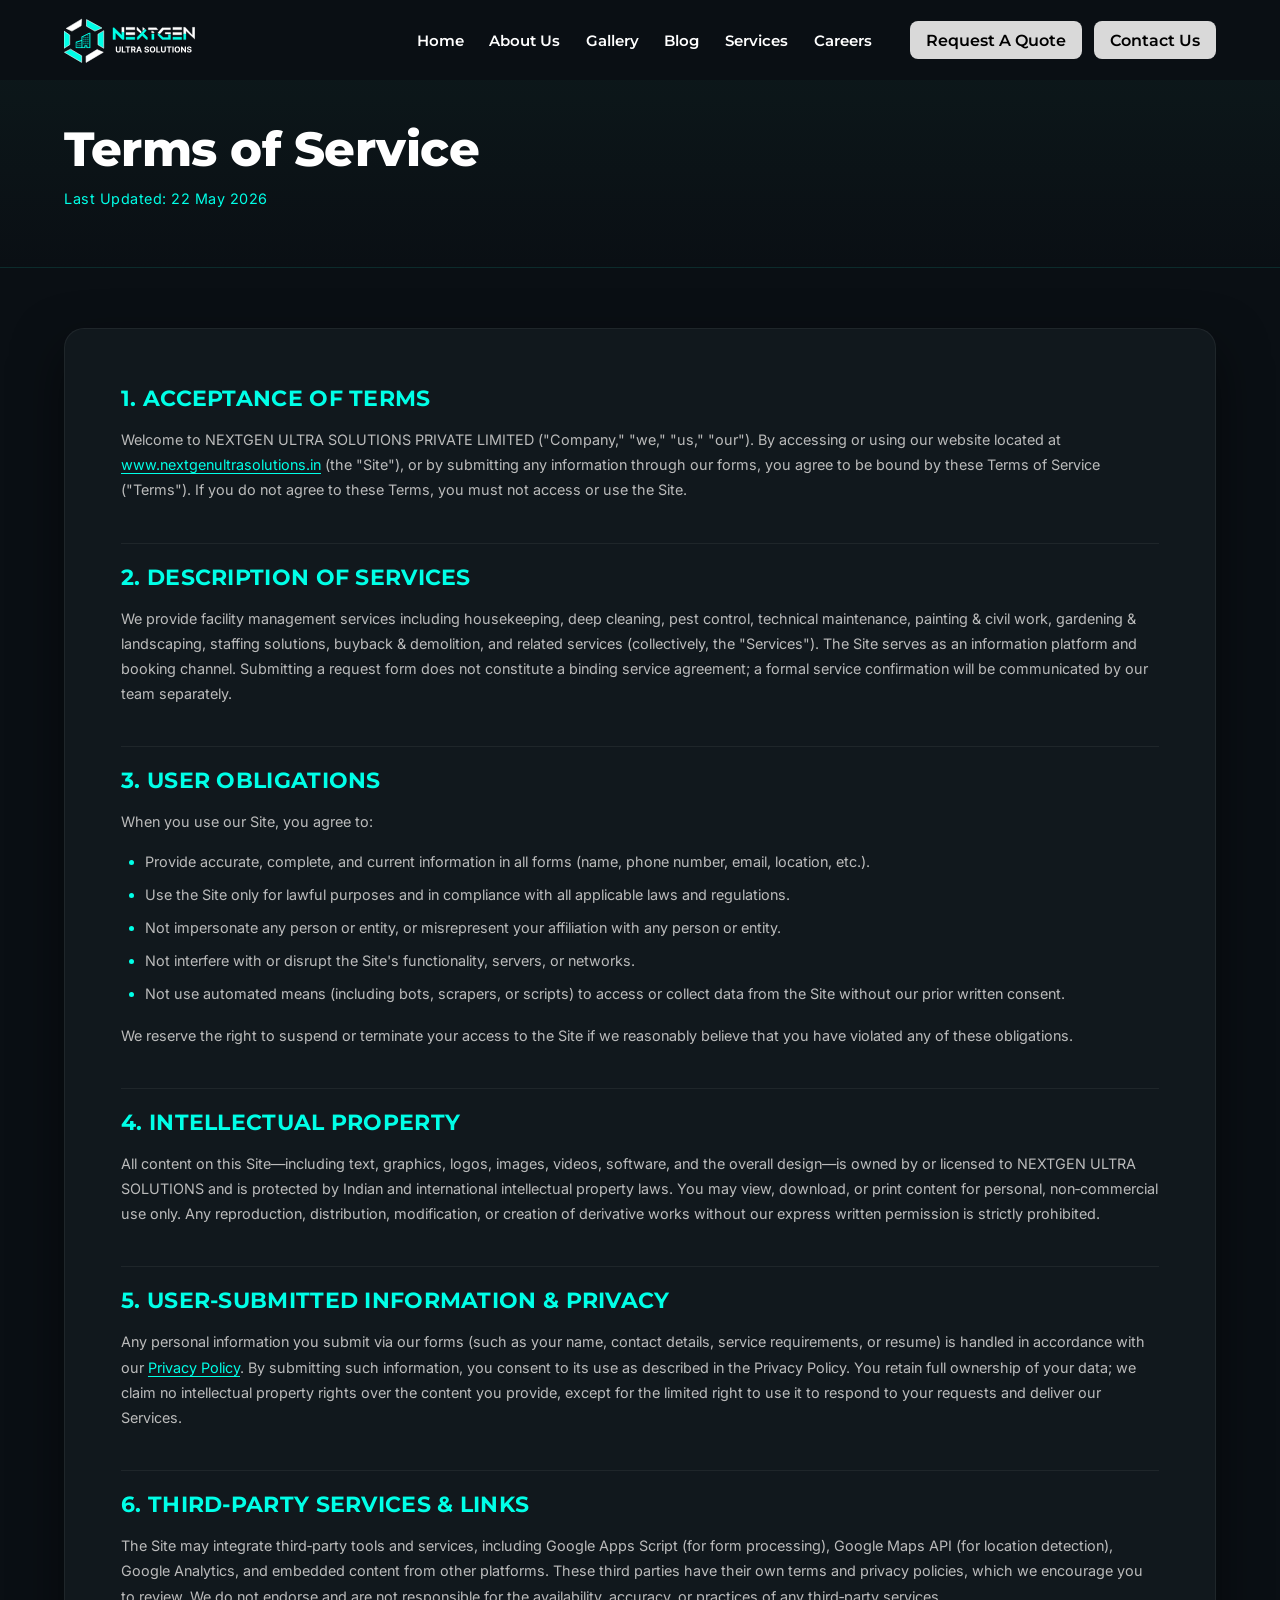
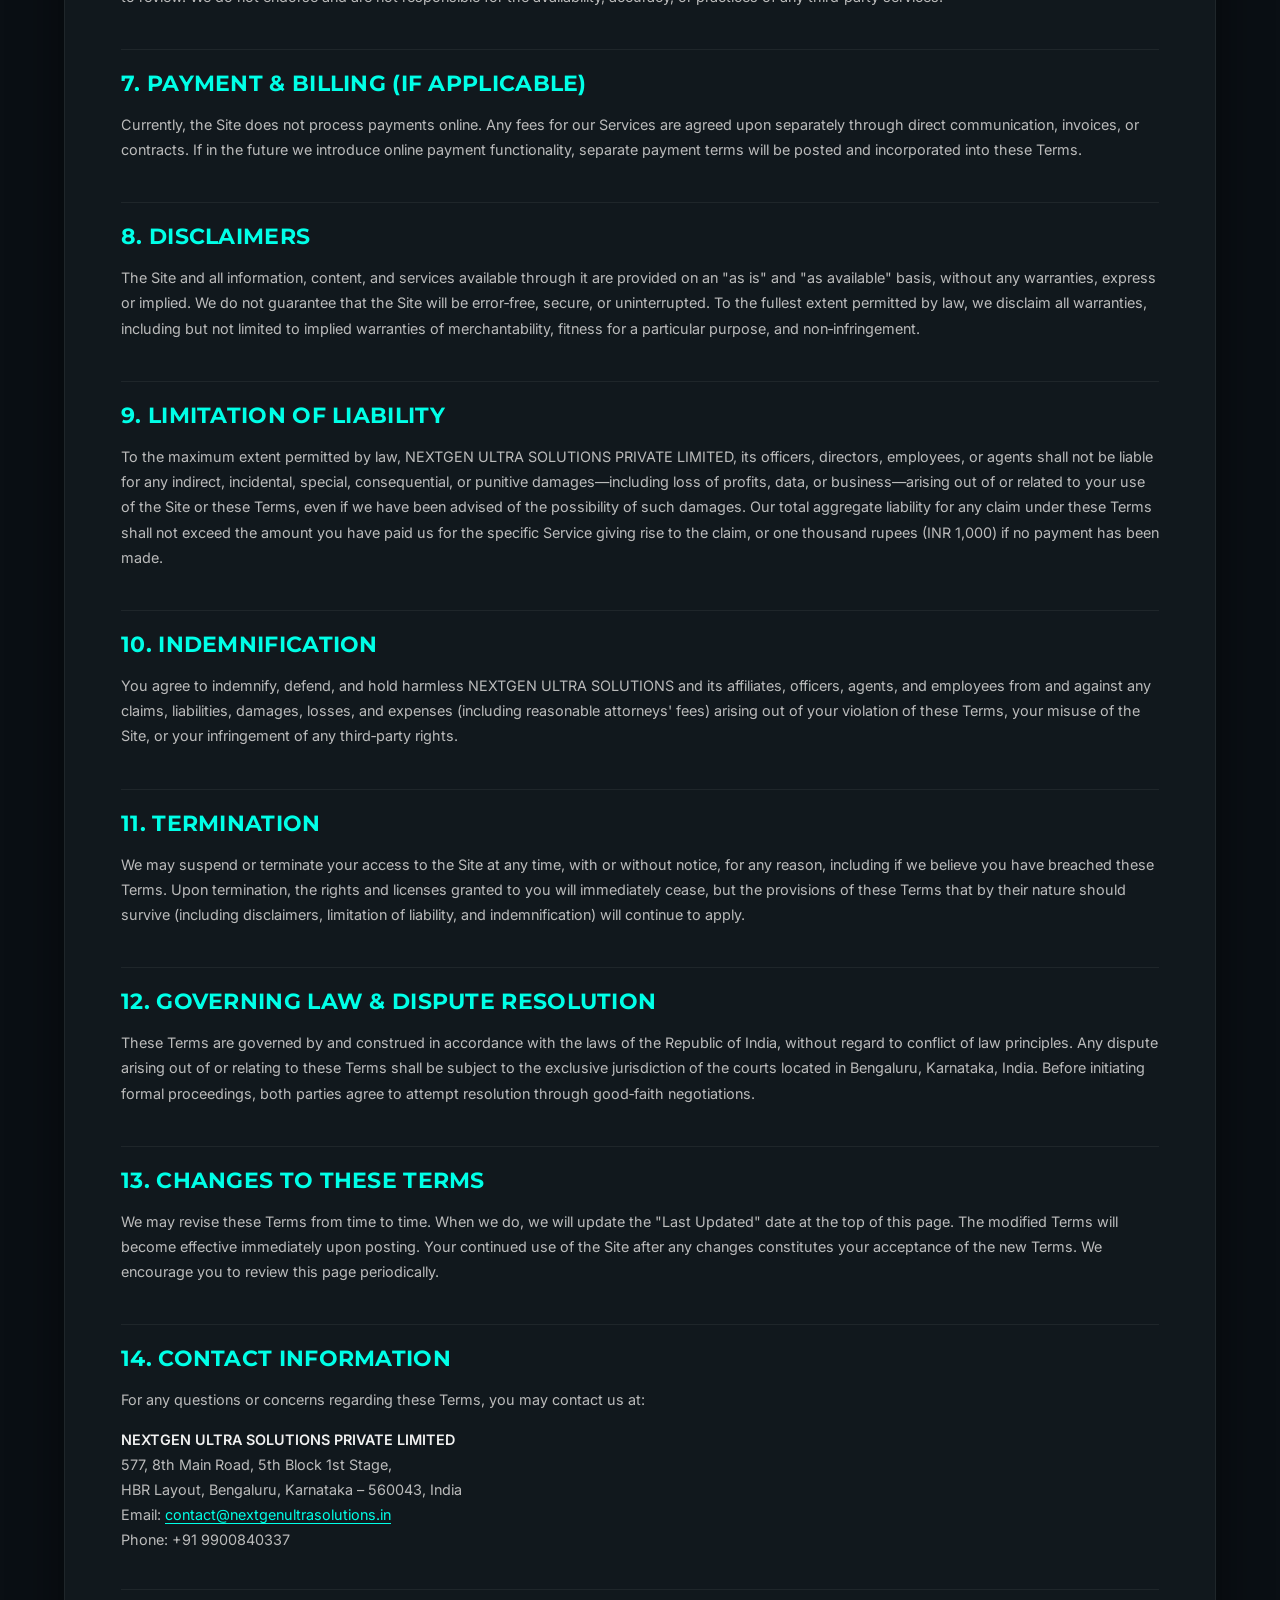
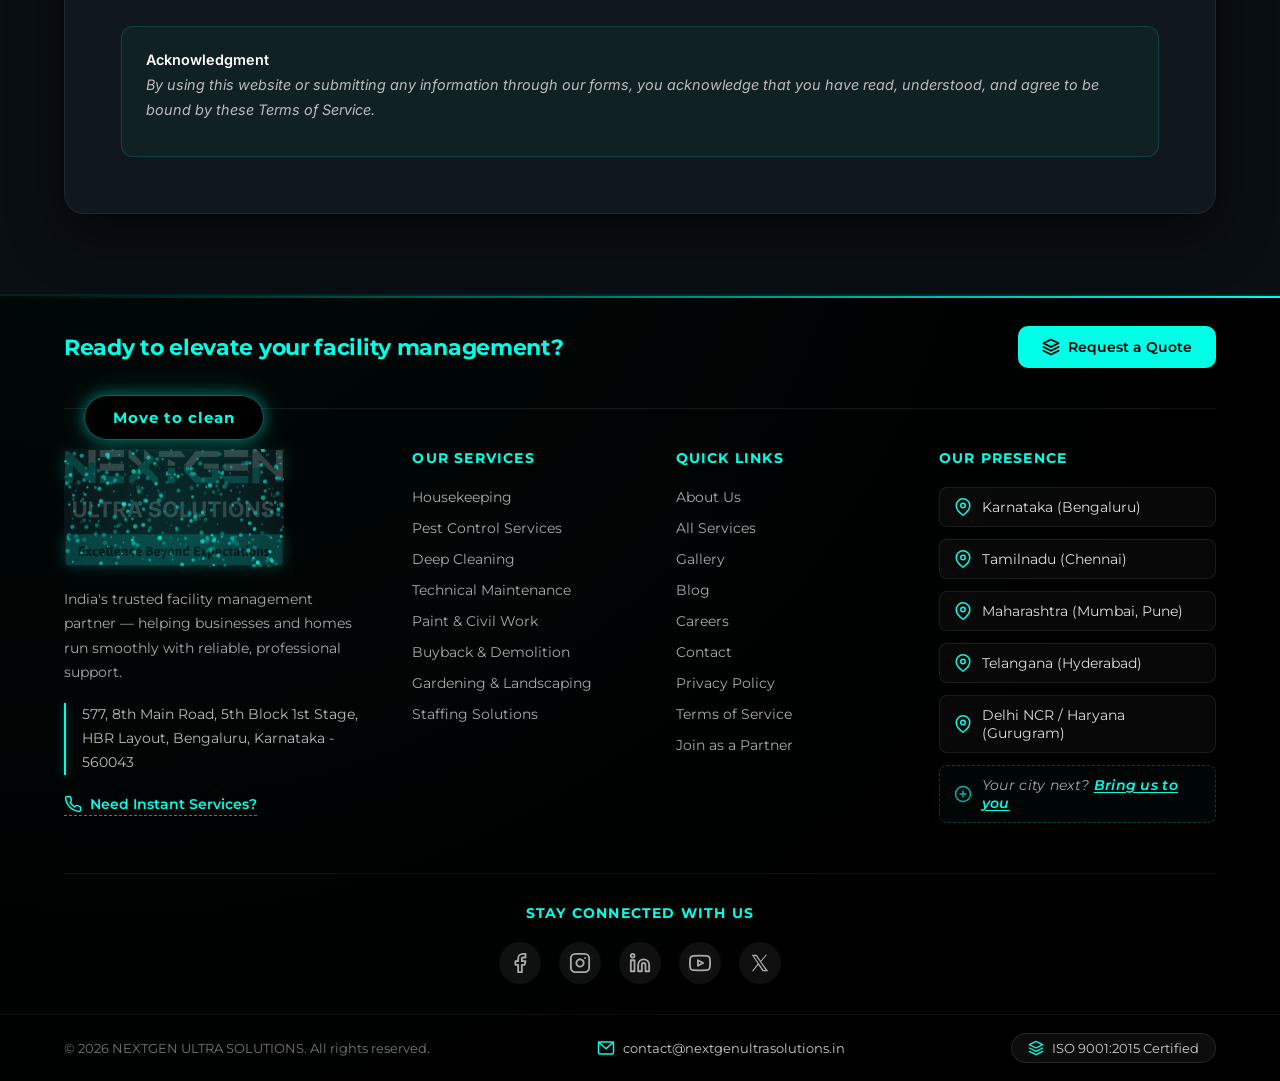
<file: TermsofService.html>
<!DOCTYPE html>
<html lang="en">
<head>
    <meta charset="UTF-8">
    <meta name="viewport" content="width=device-width, initial-scale=1.0">
    <title>Terms of Service – NEXTGEN ULTRA SOLUTIONS</title>

    <!-- CSS -->
    <link rel="stylesheet" href="style.css">

    <!-- Fonts -->
    <link href="https://fonts.googleapis.com/css2?family=Montserrat:wght@400;600;800&display=swap" rel="stylesheet">
    <link href="https://fonts.googleapis.com/css2?family=Inter:wght@400;600&display=swap" rel="stylesheet">

    <style>
        html, body {
            overflow-x: hidden !important;
            width: 100%;
            max-width: 100vw;
        }
        html {
            scroll-behavior: smooth;
        }
        .logo svg {
            display: block;
            height: 45px;
            width: auto;
        }

        /* Navbar – black initially, glass on scroll */
        .navbar {
            position: fixed;
            top: 0;
            left: 0;
            width: 100%;
            z-index: 1000;
            background: #0a0f14;
            backdrop-filter: none;
            -webkit-backdrop-filter: none;
            box-shadow: none;
            border-bottom: none;
            transition: background 0.3s ease, backdrop-filter 0.3s ease, box-shadow 0.3s ease;
        }
        .navbar.scrolled {
            background: rgba(10, 15, 20, 0.75);
            backdrop-filter: blur(12px);
            -webkit-backdrop-filter: blur(12px);
            box-shadow: 0 8px 32px rgba(0, 0, 0, 0.3);
            border-bottom: none;
        }

        /* ========== PAGE TRANSITION OVERLAY ========== */
        .page-transition-overlay {
            position: fixed;
            inset: 0;
            background: rgba(0, 0, 0, 0.94);
            z-index: 9999;
            display: flex;
            align-items: center;
            justify-content: center;
            flex-direction: column;
            opacity: 0;
            visibility: hidden;
            pointer-events: none;
            transition: opacity 0.35s cubic-bezier(0.4, 0, 0.2, 1), visibility 0.35s;
            overflow: hidden;
        }
        .page-transition-overlay.active {
            opacity: 1;
            visibility: visible;
            pointer-events: auto;
        }
        .transition-glow {
            position: absolute;
            width: 260px;
            height: 260px;
            border-radius: 50%;
            background: radial-gradient(circle,
                    rgba(0, 255, 231, 0.12) 0%,
                    rgba(0, 255, 231, 0.03) 45%,
                    transparent 70%);
            animation: glowBreathe 2.2s ease-in-out infinite;
        }
        @keyframes glowBreathe {
            0%, 100% { transform: scale(1); opacity: 0.7; }
            50% { transform: scale(1.25); opacity: 1; }
        }
        .transition-particles {
            position: absolute;
            inset: 0;
            pointer-events: none;
            overflow: hidden;
        }
        .transition-particles .particle {
            position: absolute;
            width: 3px;
            height: 3px;
            background: #00FFE7;
            border-radius: 50%;
            opacity: 0;
            animation: floatUp 3s ease-in infinite;
        }
        .particle:nth-child(1){left:15%;bottom:-10px;animation-delay:0s;}
        .particle:nth-child(2){left:30%;bottom:-10px;animation-delay:0.5s;width:2px;height:2px;}
        .particle:nth-child(3){left:50%;bottom:-10px;animation-delay:1.0s;width:4px;height:4px;}
        .particle:nth-child(4){left:65%;bottom:-10px;animation-delay:0.3s;}
        .particle:nth-child(5){left:78%;bottom:-10px;animation-delay:0.8s;width:2px;height:2px;}
        .particle:nth-child(6){left:22%;bottom:-10px;animation-delay:1.4s;width:5px;height:5px;}
        .particle:nth-child(7){left:42%;bottom:-10px;animation-delay:0.15s;width:2px;height:2px;}
        .particle:nth-child(8){left:58%;bottom:-10px;animation-delay:1.1s;width:3px;height:3px;}
        @keyframes floatUp {
            0% { transform: translateY(0) translateX(0) scale(1); opacity: 0; }
            15% { opacity: 0.9; }
            60% { opacity: 0.5; }
            100% { transform: translateY(-105vh) translateX(40px) scale(0.3); opacity: 0; }
        }
        .transition-loader {
            position: relative;
            width: 120px;
            height: 120px;
            display: flex;
            align-items: center;
            justify-content: center;
            z-index: 2;
        }
        .loader-ring {
            position: absolute;
            border-radius: 50%;
            pointer-events: none;
            animation-timing-function: linear;
            animation-iteration-count: infinite;
        }
        .ring-1 {
            width: 110px; height: 110px;
            border: 2px solid rgba(0, 255, 231, 0.5);
            border-top-color: rgba(0, 255, 231, 0.9);
            border-right-color: transparent;
            border-bottom-color: rgba(0, 255, 231, 0.25);
            animation: spinClockwise 6s linear infinite;
        }
        .ring-2 {
            width: 80px; height: 80px;
            border: 2px dashed rgba(0, 255, 231, 0.6);
            border-top-color: rgba(0, 255, 231, 0.95);
            border-left-color: transparent;
            animation: spinCounterClockwise 4.5s linear infinite;
        }
        .ring-3 {
            width: 52px; height: 52px;
            border: 2px solid rgba(0, 255, 231, 0.7);
            border-bottom-color: rgba(0, 255, 231, 1);
            border-left-color: transparent;
            border-right-color: transparent;
            animation: spinClockwise 3s linear infinite;
        }
        @keyframes spinClockwise { to { transform: rotate(360deg); } }
        @keyframes spinCounterClockwise { to { transform: rotate(-360deg); } }
        .loader-icon {
            z-index: 3;
            display: flex;
            align-items: center;
            justify-content: center;
            animation: iconPulse 1.6s ease-in-out infinite;
        }
        .loader-icon svg {
            display: block;
            filter: drop-shadow(0 0 12px rgba(0, 255, 231, 0.7));
        }
        @keyframes iconPulse {
            0%, 100% { transform: scale(1); filter: drop-shadow(0 0 12px rgba(0, 255, 231, 0.7)); }
            50% { transform: scale(1.25); filter: drop-shadow(0 0 24px rgba(0, 255, 231, 1)); }
        }
        .page-transition-overlay.complete .loader-icon {
            animation: iconBurst 0.35s ease-out forwards;
        }
        @keyframes iconBurst {
            0% { transform: scale(1); filter: drop-shadow(0 0 12px rgba(0, 255, 231, 0.7)); }
            50% { transform: scale(1.5); filter: drop-shadow(0 0 35px rgba(0, 255, 231, 1)); }
            100% { transform: scale(0.8); filter: drop-shadow(0 0 8px rgba(0, 255, 231, 0.4)); opacity: 0.6; }
        }
        .transition-text-container {
            position: relative;
            height: 30px;
            display: flex;
            align-items: center;
            justify-content: center;
            margin-top: 28px;
            z-index: 2;
        }
        .transition-text {
            font-family: 'Montserrat', sans-serif;
            font-weight: 600;
            color: #00FFE7;
            font-size: 1rem;
            letter-spacing: 1px;
            position: absolute;
            opacity: 0;
            transform: translateY(8px);
            transition: opacity 0.35s ease, transform 0.35s ease;
            pointer-events: none;
            white-space: nowrap;
        }
        .transition-text.active {
            opacity: 1;
            transform: translateY(0);
        }
        .transition-text.completion-text {
            color: #fff;
            font-size: 1.1rem;
            letter-spacing: 2px;
        }
        .transition-progress {
            position: absolute;
            bottom: 0;
            left: 0;
            width: 100%;
            height: 3px;
            background: rgba(255, 255, 255, 0.06);
            z-index: 5;
        }
        .transition-progress-bar {
            height: 100%;
            width: 0%;
            background: linear-gradient(90deg,
                    rgba(0, 255, 231, 0.4) 0%,
                    #00FFE7 40%,
                    #00FFE7 80%,
                    rgba(0, 255, 231, 0.6) 100%);
            box-shadow: 0 0 10px rgba(0, 255, 231, 0.5);
            transition: width 1.25s cubic-bezier(0.22, 0.61, 0.36, 1);
            border-radius: 0 2px 2px 0;
        }

        /* ========== TERMS CONTENT STYLES ========== */
        .terms-page-wrapper {
            background: #0a0f14;
            min-height: 100vh;
        }
        .terms-hero {
            padding-top: 120px;
            padding-bottom: 60px;
            text-align: left;
            background: linear-gradient(180deg, #0d1a1c 0%, #0a0f14 100%);
            border-bottom: 1px solid rgba(0, 255, 231, 0.08);
        }
        .terms-hero h1 {
            font-family: 'Montserrat', sans-serif;
            font-weight: 800;
            font-size: clamp(2rem, 4vw, 3rem);
            color: #fff;
            margin: 0 0 12px 0;
            letter-spacing: -0.5px;
        }
        .terms-hero .last-updated {
            font-family: 'Inter', sans-serif;
            font-size: 0.9rem;
            color: #00FFE7;
            letter-spacing: 0.5px;
        }
        .terms-content-section {
            padding: 60px 0 80px;
        }
        .terms-content-card {
            background: #11181d;
            border: 1px solid rgba(255, 255, 255, 0.06);
            border-radius: 20px;
            padding: clamp(28px, 5vw, 56px);
            box-shadow: 0 20px 50px rgba(0, 0, 0, 0.5);
            width: 100%;
            box-sizing: border-box;
        }
        .terms-content-card h2 {
            font-family: 'Montserrat', sans-serif;
            font-weight: 700;
            font-size: 1.35rem;
            color: #00FFE7;
            margin: 40px 0 16px 0;
            padding-top: 20px;
            border-top: 1px solid rgba(255, 255, 255, 0.06);
            letter-spacing: 0.3px;
        }
        .terms-content-card h2:first-of-type {
            margin-top: 0;
            padding-top: 0;
            border-top: none;
        }
        .terms-content-card h3 {
            font-family: 'Montserrat', sans-serif;
            font-weight: 600;
            font-size: 1.05rem;
            color: #e0e0e0;
            margin: 28px 0 10px 0;
            letter-spacing: 0.2px;
        }
        .terms-content-card p {
            font-family: 'Inter', sans-serif;
            font-size: 0.9rem;
            line-height: 1.75;
            color: #bbb;
            margin: 0 0 14px 0;
        }
        .terms-content-card strong {
            color: #f0f0f0;
            font-weight: 600;
        }
        .terms-content-card ul, .terms-content-card ol {
            font-family: 'Inter', sans-serif;
            font-size: 0.9rem;
            line-height: 1.75;
            color: #bbb;
            margin: 0 0 16px 0;
            padding-left: 24px;
        }
        .terms-content-card ul li, .terms-content-card ol li {
            margin-bottom: 8px;
        }
        .terms-content-card ul li::marker { color: #00FFE7; }
        .terms-content-card a {
            color: #00FFE7;
            text-decoration: underline;
            text-underline-offset: 3px;
            transition: color 0.3s;
        }
        .terms-content-card a:hover { color: #fff; }
        .terms-content-card table {
            width: 100%;
            border-collapse: collapse;
            margin: 16px 0 20px;
            font-family: 'Inter', sans-serif;
            font-size: 0.85rem;
            color: #ccc;
            border-radius: 10px;
            overflow: hidden;
        }
        .terms-content-card table th {
            background: #1a2530;
            color: #00FFE7;
            font-weight: 600;
            padding: 12px 14px;
            text-align: left;
            font-size: 0.8rem;
            letter-spacing: 0.5px;
            text-transform: uppercase;
        }
        .terms-content-card table td {
            padding: 12px 14px;
            border-bottom: 1px solid rgba(255, 255, 255, 0.05);
            vertical-align: top;
            line-height: 1.5;
        }
        .terms-content-card table tr:last-child td { border-bottom: none; }
        .terms-content-card table tr:nth-child(even) td { background: rgba(255, 255, 255, 0.015); }
        .terms-content-card hr {
            border: none;
            border-top: 1px solid rgba(255, 255, 255, 0.06);
            margin: 36px 0;
        }
        .terms-consent-block {
            background: rgba(0, 255, 231, 0.04);
            border: 1px solid rgba(0, 255, 231, 0.15);
            border-radius: 12px;
            padding: 20px 24px;
            margin-top: 32px;
            font-style: italic;
            color: #ccc;
        }
        .terms-consent-block strong { color: #fff; font-style: normal; }

        @media (max-width: 768px) {
            .terms-content-card {
                padding: 24px 18px;
                border-radius: 14px;
            }
            .terms-content-card table { font-size: 0.75rem; }
            .terms-content-card table th, .terms-content-card table td { padding: 8px 10px; }
            .terms-hero { padding-top: 100px; padding-bottom: 40px; }
        }
    </style>
</head>

<body>
    <!-- ================= PAGE TRANSITION OVERLAY ================= -->
    <div class="page-transition-overlay" id="pageTransitionOverlay">
        <div class="transition-glow"></div>
        <div class="transition-particles">
            <span class="particle"></span><span class="particle"></span><span class="particle"></span><span class="particle"></span>
            <span class="particle"></span><span class="particle"></span><span class="particle"></span><span class="particle"></span>
        </div>
        <div class="transition-loader">
            <div class="loader-ring ring-1"></div>
            <div class="loader-ring ring-2"></div>
            <div class="loader-ring ring-3"></div>
            <div class="loader-icon">
                <svg width="36" height="41" viewBox="0 0 68 77" fill="none" xmlns="http://www.w3.org/2000/svg">
                    <g clip-path="url(#loaderIconClipMain)">
                        <g clip-path="url(#loaderIconClipMain2)">
                            <path d="M44.7138 24.7757C44.8369 24.8518 44.9384 24.958 45.0089 25.0844C45.0794 25.2107 45.1164 25.353 45.1165 25.4977V50.9813C45.1165 51.2066 45.027 51.4227 44.8677 51.582C44.7084 51.7413 44.4923 51.8308 44.267 51.8308H39.1703C38.945 51.8308 38.7289 51.7413 38.5696 51.582C38.4103 51.4227 38.3208 51.2066 38.3208 50.9813V48.433H36.6219V50.9813C36.6219 51.2066 36.5324 51.4227 36.3731 51.582C36.2138 51.7413 35.9977 51.8308 35.7725 51.8308H20.4823C20.257 51.8308 20.0409 51.7413 19.8816 51.582C19.7223 51.4227 19.6328 51.2066 19.6328 50.9813V41.6373C19.6329 41.4591 19.6891 41.2855 19.7934 41.141C19.8977 40.9964 20.0448 40.8884 20.2138 40.8321L29.8263 37.6279V32.2933C29.8263 32.1357 29.8701 31.9812 29.9529 31.8471C30.0358 31.713 30.1543 31.6045 30.2952 31.5339L43.8864 24.7383C44.0161 24.6734 44.1602 24.6428 44.305 24.6493C44.4498 24.6558 44.5906 24.6993 44.7138 24.7757ZM29.8263 39.4186L21.3317 42.2489V50.1319H29.8263V39.4186ZM31.5252 50.1319H34.923V47.5835C34.923 47.3582 35.0125 47.1422 35.1718 46.9829C35.3311 46.8236 35.5472 46.7341 35.7725 46.7341H39.1703C39.3956 46.7341 39.6116 46.8236 39.7709 46.9829C39.9302 47.1422 40.0197 47.3582 40.0197 47.5835V50.1319H43.4175V26.8721L31.5252 32.8183V50.1319Z" fill="#00FFE7"/>
                            <path d="M23.0312 43.3335H24.7302V45.0324H23.0312V43.3335ZM26.4291 43.3335H28.128V45.0324H26.4291V43.3335ZM23.0312 46.7313H24.7302V48.4302H23.0312V46.7313ZM26.4291 46.7313H28.128V48.4302H26.4291V46.7313ZM33.2247 39.9356H34.9236V41.6346H33.2247V39.9356ZM36.6225 39.9356H38.3214V41.6346H36.6225V39.9356ZM33.2247 43.3335H34.9236V45.0324H33.2247V43.3335ZM36.6225 43.3335H38.3214V45.0324H36.6225V43.3335ZM40.0203 39.9356H41.7193V41.6346H40.0203V39.9356ZM40.0203 43.3335H41.7193V45.0324H40.0203V43.3335ZM33.2247 36.5378H34.9236V38.2367H33.2247V36.5378ZM36.6225 36.5378H38.3214V38.2367H36.6225V36.5378ZM40.0203 36.5378H41.7193V38.2367H40.0203V36.5378ZM33.2247 33.14H34.9236V34.8389H33.2247V33.14ZM36.6225 33.14H38.3214V34.8389H36.6225V33.14ZM40.0203 33.14H41.7193V34.8389H40.0203V33.14ZM40.0203 29.7422H41.7193V31.4411H40.0203V29.7422Z" fill="#00FFE7"/>
                        </g>
                        <path d="M13.5913 22.3869L3.77539 17.8565L30.2029 2L29.2852 13.3261L13.5913 22.3869Z" fill="white" stroke="white"/>
                        <path d="M38.5078 14.0839V2.75781L64.9353 17.1042L52.8542 22.3897L38.5078 14.0839Z" fill="#00FFE7" stroke="white"/>
                        <path d="M67.9565 21.6328L58.1406 27.6734V45.7951L67.9565 51.8357V21.6328Z" fill="#00FFE7" stroke="white"/>
                        <path d="M56.6307 54.0938L37.7539 65.4198V75.9908L67.2017 58.6242L56.6307 54.0938Z" fill="white" stroke="white"/>
                        <path d="M30.2036 64.6776L11.3269 53.3516L0.755859 58.6371L30.2036 76.0037V64.6776Z" fill="#00FFE7" stroke="white"/>
                        <path d="M9.81592 29.1785L0 22.3828V51.8306L9.81592 45.79V29.1785Z" fill="#00FFE7" stroke="white"/>
                    </g>
                    <defs>
                        <clipPath id="loaderIconClipMain"><rect width="68" height="77" fill="white"/></clipPath>
                        <clipPath id="loaderIconClipMain2"><rect width="27.1826" height="27.1826" fill="white" transform="translate(19.6328 24.6484)"/></clipPath>
                    </defs>
                </svg>
            </div>
        </div>
        <div class="transition-text-container">
            <span class="transition-text active" data-index="0">Preparing your quote…</span>
            <span class="transition-text" data-index="1">Customizing your options…</span>
            <span class="transition-text" data-index="2">Almost ready…</span>
            <span class="transition-text completion-text">✓ Ready!</span>
        </div>
        <div class="transition-progress">
            <div class="transition-progress-bar" id="transitionProgressBar"></div>
        </div>
    </div>

    <div class="terms-page-wrapper">
        <!-- ================= NAVBAR ================= -->
        <nav class="navbar" id="mainNavbar">
            <div class="container nav-container">
                <div class="logo">
                    <svg width="224" height="77" viewBox="0 0 224 77" fill="none" xmlns="http://www.w3.org/2000/svg">
                        <g clip-path="url(#clip0_290_100)">
                            <g filter="url(#filter0_i_290_100)">
                                <path d="M160.658 29.3967V26.0469L163.945 28.0568L169.86 33.4165H178.405V28.0568H182.348V29.9714V32.5561V34.7564V36.7663H167.888L160.658 29.3967Z" fill="#00FFE7"/>
                            </g>
                            <path d="M160.658 29.3967V26.0469L163.945 28.0568L169.86 33.4165H178.405V28.0568H182.348V29.9714V32.5561V34.7564V36.7663H167.888L160.658 29.3967Z" stroke="#00FFE7" stroke-width="0.5"/>
                            <g filter="url(#filter1_i_290_100)">
                                <path d="M163.945 27.3913L160.658 25.3814L167.888 16.6719H182.348V20.0217H170.517L163.945 27.3913Z" fill="white"/>
                            </g>
                            <path d="M163.945 27.3913L160.658 25.3814L167.888 16.6719H182.348V20.0217H170.517L163.945 27.3913Z" stroke="white" stroke-width="0.35"/>
                            <g filter="url(#filter2_i_290_100)">
                                <path d="M173.146 27.3908V24.7109H182.348V27.3908H173.146Z" fill="white"/>
                            </g>
                            <path d="M173.146 27.3908V24.7109H182.348V27.3908H173.146Z" stroke="white" stroke-width="0.5"/>
                            <g filter="url(#filter3_i_290_100)">
                                <path d="M154.084 27.3906H150.141V36.7701H154.084V27.3906Z" fill="#00FFE7"/>
                            </g>
                            <path d="M154.084 27.3906H150.141V36.7701H154.084V27.3906Z" stroke="#00FFE7" stroke-width="0.5"/>
                            <g filter="url(#filter4_i_290_100)">
                                <path d="M150.141 25.3811V22.0312L154.084 24.0411V25.3811H150.141Z" fill="white"/>
                            </g>
                            <path d="M150.141 25.3811V22.0312L154.084 24.0411V25.3811H150.141Z" stroke="white" stroke-width="0.75"/>
                            <g filter="url(#filter5_i_290_100)">
                                <path d="M144.227 20.0217V16.6719H158.029L160.658 20.0217H144.227Z" fill="white"/>
                            </g>
                            <path d="M144.227 20.0217V16.6719H158.029L160.658 20.0217H144.227Z" stroke="white" stroke-width="0.5"/>
                            <g filter="url(#filter6_i_290_100)">
                                <path d="M138.759 19L125.168 32.7489V36.7687H127.14L133.713 30.0691L140.943 36.7687H142.914V33.4189L136.342 26.7193L140.943 21.3595L138.759 19Z" fill="#00FFE7"/>
                            </g>
                            <path d="M138.759 19L125.168 32.7489V36.7687H127.14L133.713 30.0691L140.943 36.7687H142.914V33.4189L136.342 26.7193L140.943 21.3595L138.759 19Z" stroke="#00FFE7" stroke-width="0.5"/>
                            <g filter="url(#filter7_i_290_100)">
                                <path d="M134.758 16V21.8376L138.258 18.5L134.758 16Z" fill="white"/>
                            </g>
                            <path d="M134.758 16V21.8376L138.258 18.5L134.758 16Z" stroke="white" stroke-width="0.5"/>
                            <g filter="url(#filter8_i_290_100)">
                                <path d="M124.51 20.6897V16H125.824L133.054 24.0396L131.083 26.0495L124.51 20.6897Z" fill="white"/>
                            </g>
                            <g filter="url(#filter9_i_290_100)">
                                <path d="M121.223 16H106.105V20.0198H121.223V16Z" fill="white"/>
                            </g>
                            <path d="M121.223 16H106.105V20.0198H121.223V16Z" stroke="white" stroke-width="0.5"/>
                            <g filter="url(#filter10_i_290_100)">
                                <path d="M121.223 24.7109H106.105V28.7307H121.223V24.7109Z" fill="white"/>
                            </g>
                            <path d="M121.223 24.7109H106.105V28.7307H121.223V24.7109Z" stroke="white" stroke-width="0.5"/>
                            <g filter="url(#filter11_i_290_100)">
                                <path d="M121.223 32.75H106.105V36.7698H121.223V32.75Z" fill="#00FFE7"/>
                            </g>
                            <path d="M121.223 32.75H106.105V36.7698H121.223V32.75Z" stroke="#00FFE7" stroke-width="0.5"/>
                            <g filter="url(#filter12_i_290_100)">
                                <path d="M201.41 16H186.293V20.0198H201.41V16Z" fill="white"/>
                            </g>
                            <path d="M201.41 16H186.293V20.0198H201.41V16Z" stroke="white" stroke-width="0.5"/>
                            <g filter="url(#filter13_i_290_100)">
                                <path d="M201.41 24.7109H186.293V28.7307H201.41V24.7109Z" fill="white"/>
                            </g>
                            <path d="M201.41 24.7109H186.293V28.7307H201.41V24.7109Z" stroke="white" stroke-width="0.5"/>
                            <g filter="url(#filter14_i_290_100)">
                                <path d="M201.41 32.75H186.293V36.7698H201.41V32.75Z" fill="#00FFE7"/>
                            </g>
                            <path d="M201.41 32.75H186.293V36.7698H201.41V32.75Z" stroke="#00FFE7" stroke-width="0.5"/>
                            <g filter="url(#filter15_i_290_100)">
                                <path d="M98.875 16V24.0396L102.819 25.1495V16H98.875Z" fill="white"/>
                            </g>
                            <path d="M98.875 16V24.0396L102.819 25.1495V16H98.875Z" stroke="white" stroke-width="0.5"/>
                            <g filter="url(#filter16_i_290_100)">
                                <path d="M207.326 16H204.697V27.2299H208.641V22.0297L216.2 29.0643L223.758 36.0989V16H219.815V29.3993L207.326 16Z" fill="white"/>
                            </g>
                            <path d="M207.326 16H204.697V27.2299H208.641V22.0297L216.2 29.0643L223.758 36.0989V16H219.815V29.3993L207.326 16Z" stroke="white" stroke-width="0.5"/>
                            <g filter="url(#filter17_i_290_100)">
                                <path d="M208.641 37.0026H204.697V27.6468C205.223 26.5749 207.545 27.3998 208.641 27.6231V37.0026Z" fill="#00FFE7"/>
                            </g>
                            <path d="M208.641 37.0026H204.697V27.6468C205.223 26.5749 207.545 27.3998 208.641 27.6231V37.0026Z" stroke="#00FFE7" stroke-width="0.5"/>
                            <g filter="url(#filter18_i_290_100)">
                                <path d="M83.7578 16.6719V36.7708H88.1009V25.1186L99.5324 36.7708H102.819V25.1186C102.819 24.0415 100.19 23.6429 98.8752 24.0415V29.4012L85.7296 16.6719H83.7578Z" fill="#00FFE7"/>
                            </g>
                            <path d="M83.7578 16.6719V36.7708H88.1009V25.1186L99.5324 36.7708H102.819V25.1186C102.819 24.0415 100.19 23.6429 98.8752 24.0415V29.4012L85.7296 16.6719H83.7578Z" stroke="#00FFE7" stroke-width="0.5"/>
                            <path d="M94.9318 48.8182H97.0845V55.4304C97.0845 56.1728 96.9072 56.8224 96.5526 57.3793C96.2012 57.9361 95.709 58.3703 95.076 58.6818C94.4429 58.9901 93.7055 59.1442 92.8636 59.1442C92.0185 59.1442 91.2794 58.9901 90.6463 58.6818C90.0133 58.3703 89.5211 57.9361 89.1697 57.3793C88.8184 56.8224 88.6428 56.1728 88.6428 55.4304V48.8182H90.7955V55.2464C90.7955 55.6342 90.88 55.9789 91.049 56.2805C91.2214 56.5821 91.4633 56.8191 91.7749 56.9915C92.0864 57.1638 92.4493 57.25 92.8636 57.25C93.2813 57.25 93.6442 57.1638 93.9524 56.9915C94.264 56.8191 94.5043 56.5821 94.6733 56.2805C94.8456 55.9789 94.9318 55.6342 94.9318 55.2464V48.8182ZM98.8556 59V48.8182H101.008V57.2251H105.373V59H98.8556ZM105.14 50.593V48.8182H113.502V50.593H110.385V59H108.257V50.593H105.14ZM114.879 59V48.8182H118.896C119.665 48.8182 120.321 48.9557 120.865 49.2308C121.412 49.5026 121.828 49.8887 122.113 50.3892C122.401 50.8864 122.545 51.4714 122.545 52.1442C122.545 52.8203 122.399 53.402 122.108 53.8892C121.816 54.3731 121.394 54.7443 120.84 55.0028C120.29 55.2614 119.624 55.3906 118.841 55.3906H116.152V53.6605H118.493C118.904 53.6605 119.246 53.6042 119.518 53.4915C119.789 53.3788 119.992 53.2098 120.124 52.9844C120.26 52.759 120.328 52.4789 120.328 52.1442C120.328 51.8061 120.26 51.5211 120.124 51.2891C119.992 51.0571 119.788 50.8814 119.513 50.7621C119.241 50.6394 118.898 50.5781 118.483 50.5781H117.032V59H114.879ZM120.378 54.3665L122.908 59H120.532L118.056 54.3665H120.378ZM125.822 59H123.515L127.03 48.8182H129.804L133.314 59H131.007L128.456 51.1449H128.377L125.822 59ZM125.677 54.9979H131.126V56.6783H125.677V54.9979ZM143.303 51.7464C143.263 51.3454 143.092 51.0339 142.791 50.8118C142.489 50.5897 142.08 50.4787 141.563 50.4787C141.212 50.4787 140.915 50.5284 140.673 50.6278C140.431 50.724 140.245 50.8582 140.116 51.0305C139.99 51.2029 139.927 51.3984 139.927 51.6172C139.921 51.7995 139.959 51.9586 140.042 52.0945C140.128 52.2304 140.245 52.348 140.395 52.4474C140.544 52.5436 140.716 52.6281 140.912 52.701C141.107 52.7706 141.316 52.8303 141.538 52.88L142.453 53.0987C142.897 53.1982 143.305 53.3307 143.676 53.4964C144.047 53.6622 144.368 53.866 144.64 54.108C144.912 54.3499 145.123 54.6349 145.272 54.9631C145.424 55.2912 145.502 55.6674 145.505 56.0916C145.502 56.7147 145.343 57.255 145.028 57.7124C144.717 58.1664 144.266 58.5194 143.676 58.7713C143.089 59.0199 142.382 59.1442 141.553 59.1442C140.731 59.1442 140.015 59.0182 139.405 58.7663C138.799 58.5144 138.325 58.1416 137.983 57.6477C137.645 57.1506 137.468 56.5357 137.451 55.8033H139.534C139.558 56.1446 139.655 56.4297 139.828 56.6584C140.003 56.8838 140.237 57.0545 140.529 57.1705C140.824 57.2831 141.157 57.3395 141.528 57.3395C141.893 57.3395 142.209 57.2865 142.478 57.1804C142.749 57.0743 142.96 56.9268 143.109 56.7379C143.258 56.549 143.333 56.3319 143.333 56.0866C143.333 55.858 143.265 55.6657 143.129 55.5099C142.996 55.3542 142.801 55.2216 142.542 55.1122C142.287 55.0028 141.974 54.9034 141.603 54.8139L140.494 54.5355C139.636 54.3267 138.958 54.0002 138.461 53.5561C137.963 53.112 137.717 52.5137 137.72 51.7614C137.717 51.1449 137.881 50.6063 138.212 50.1456C138.547 49.6849 139.006 49.3253 139.589 49.0668C140.172 48.8082 140.835 48.679 141.578 48.679C142.333 48.679 142.993 48.8082 143.556 49.0668C144.123 49.3253 144.564 49.6849 144.879 50.1456C145.194 50.6063 145.356 51.1399 145.366 51.7464H143.303ZM156.31 53.9091C156.31 55.0194 156.099 55.964 155.678 56.7429C155.261 57.5218 154.691 58.1167 153.968 58.5277C153.249 58.9354 152.44 59.1392 151.542 59.1392C150.637 59.1392 149.825 58.9337 149.106 58.5227C148.387 58.1117 147.818 57.5168 147.401 56.7379C146.983 55.959 146.774 55.0161 146.774 53.9091C146.774 52.7988 146.983 51.8542 147.401 51.0753C147.818 50.2964 148.387 49.7031 149.106 49.2955C149.825 48.8845 150.637 48.679 151.542 48.679C152.44 48.679 153.249 48.8845 153.968 49.2955C154.691 49.7031 155.261 50.2964 155.678 51.0753C156.099 51.8542 156.31 52.7988 156.31 53.9091ZM154.127 53.9091C154.127 53.1899 154.02 52.5833 153.804 52.0895C153.592 51.5956 153.292 51.2211 152.904 50.9659C152.517 50.7107 152.062 50.5831 151.542 50.5831C151.022 50.5831 150.568 50.7107 150.18 50.9659C149.792 51.2211 149.49 51.5956 149.275 52.0895C149.063 52.5833 148.957 53.1899 148.957 53.9091C148.957 54.6283 149.063 55.2348 149.275 55.7287C149.49 56.2225 149.792 56.5971 150.18 56.8523C150.568 57.1075 151.022 57.2351 151.542 57.2351C152.062 57.2351 152.517 57.1075 152.904 56.8523C153.292 56.5971 153.592 56.2225 153.804 55.7287C154.02 55.2348 154.127 54.6283 154.127 53.9091ZM157.904 59V48.8182H160.057V57.2251H164.422V59H157.904ZM172.137 48.8182H174.29V55.4304C174.29 56.1728 174.112 56.8224 173.758 57.3793C173.406 57.9361 172.914 58.3703 172.281 58.6818C171.648 58.9901 170.911 59.1442 170.069 59.1442C169.224 59.1442 168.484 58.9901 167.851 58.6818C167.218 58.3703 166.726 57.9361 166.375 57.3793C166.023 56.8224 165.848 56.1728 165.848 55.4304V48.8182H168.001V55.2464C168.001 55.6342 168.085 55.9789 168.254 56.2805C168.426 56.5821 168.668 56.8191 168.98 56.9915C169.291 57.1638 169.654 57.25 170.069 57.25C170.486 57.25 170.849 57.1638 171.157 56.9915C171.469 56.8191 171.709 56.5821 171.878 56.2805C172.051 55.9789 172.137 55.6342 172.137 55.2464V48.8182ZM175.673 50.593V48.8182H184.035V50.593H180.918V59H178.79V50.593H175.673ZM187.565 48.8182V59H185.412V48.8182H187.565ZM198.693 53.9091C198.693 55.0194 198.482 55.964 198.061 56.7429C197.644 57.5218 197.074 58.1167 196.351 58.5277C195.632 58.9354 194.823 59.1392 193.925 59.1392C193.02 59.1392 192.208 58.9337 191.489 58.5227C190.77 58.1117 190.201 57.5168 189.784 56.7379C189.366 55.959 189.157 55.0161 189.157 53.9091C189.157 52.7988 189.366 51.8542 189.784 51.0753C190.201 50.2964 190.77 49.7031 191.489 49.2955C192.208 48.8845 193.02 48.679 193.925 48.679C194.823 48.679 195.632 48.8845 196.351 49.2955C197.074 49.7031 197.644 50.2964 198.061 51.0753C198.482 51.8542 198.693 52.7988 198.693 53.9091ZM196.51 53.9091C196.51 53.1899 196.402 52.5833 196.187 52.0895C195.975 51.5956 195.675 51.2211 195.287 50.9659C194.899 50.7107 194.445 50.5831 193.925 50.5831C193.405 50.5831 192.95 50.7107 192.563 50.9659C192.175 51.2211 191.873 51.5956 191.658 52.0895C191.446 52.5833 191.34 53.1899 191.34 53.9091C191.34 54.6283 191.446 55.2348 191.658 55.7287C191.873 56.2225 192.175 56.5971 192.563 56.8523C192.95 57.1075 193.405 57.2351 193.925 57.2351C194.445 57.2351 194.899 57.1075 195.287 56.8523C195.675 56.5971 195.975 56.2225 196.187 55.7287C196.402 55.2348 196.51 54.6283 196.51 53.9091ZM208.804 48.8182V59H206.944L202.515 52.5916H202.44V59H200.287V48.8182H202.176L206.571 55.2216H206.661V48.8182H208.804ZM216.106 51.7464C216.066 51.3454 215.895 51.0339 215.594 50.8118C215.292 50.5897 214.883 50.4787 214.366 50.4787C214.014 50.4787 213.718 50.5284 213.476 50.6278C213.234 50.724 213.048 50.8582 212.919 51.0305C212.793 51.2029 212.73 51.3984 212.73 51.6172C212.723 51.7995 212.761 51.9586 212.844 52.0945C212.93 52.2304 213.048 52.348 213.197 52.4474C213.346 52.5436 213.519 52.6281 213.714 52.701C213.91 52.7706 214.119 52.8303 214.341 52.88L215.256 53.0987C215.7 53.1982 216.107 53.3307 216.479 53.4964C216.85 53.6622 217.171 53.866 217.443 54.108C217.715 54.3499 217.925 54.6349 218.074 54.9631C218.227 55.2912 218.305 55.6674 218.308 56.0916C218.305 56.7147 218.146 57.255 217.831 57.7124C217.519 58.1664 217.068 58.5194 216.479 58.7713C215.892 59.0199 215.184 59.1442 214.356 59.1442C213.534 59.1442 212.818 59.0182 212.208 58.7663C211.601 58.5144 211.127 58.1416 210.786 57.6477C210.448 57.1506 210.271 56.5357 210.254 55.8033H212.337C212.36 56.1446 212.458 56.4297 212.631 56.6584C212.806 56.8838 213.04 57.0545 213.331 57.1705C213.626 57.2831 213.96 57.3395 214.331 57.3395C214.695 57.3395 215.012 57.2865 215.28 57.1804C215.552 57.0743 215.763 56.9268 215.912 56.7379C216.061 56.549 216.135 56.3319 216.135 56.0866C216.135 55.858 216.068 55.6657 215.932 55.5099C215.799 55.3542 215.604 55.2216 215.345 55.1122C215.09 55.0028 214.777 54.9034 214.405 54.8139L213.297 54.5355C212.438 54.3267 211.76 54.0002 211.263 53.5561C210.766 53.112 210.519 52.5137 210.523 51.7614C210.519 51.1449 210.683 50.6063 211.015 50.1456C211.349 49.6849 211.809 49.3253 212.392 49.0668C212.975 48.8082 213.638 48.679 214.381 48.679C215.136 48.679 215.796 48.8082 216.359 49.0668C216.926 49.3253 217.367 49.6849 217.682 50.1456C217.997 50.6063 218.159 51.1399 218.169 51.7464H216.106Z" fill="white"/>
                            <g clip-path="url(#clip1_290_100)">
                                <path d="M44.7138 24.7757C44.8369 24.8518 44.9384 24.958 45.0089 25.0844C45.0794 25.2107 45.1164 25.353 45.1165 25.4977V50.9813C45.1165 51.2066 45.027 51.4227 44.8677 51.582C44.7084 51.7413 44.4923 51.8308 44.267 51.8308H39.1703C38.945 51.8308 38.7289 51.7413 38.5696 51.582C38.4103 51.4227 38.3208 51.2066 38.3208 50.9813V48.433H36.6219V50.9813C36.6219 51.2066 36.5324 51.4227 36.3731 51.582C36.2138 51.7413 35.9977 51.8308 35.7725 51.8308H20.4823C20.257 51.8308 20.0409 51.7413 19.8816 51.582C19.7223 51.4227 19.6328 51.2066 19.6328 50.9813V41.6373C19.6329 41.4591 19.6891 41.2855 19.7934 41.141C19.8977 40.9964 20.0448 40.8884 20.2138 40.8321L29.8263 37.6279V32.2933C29.8263 32.1357 29.8701 31.9812 29.9529 31.8471C30.0358 31.713 30.1543 31.6045 30.2952 31.5339L43.8864 24.7383C44.0161 24.6734 44.1602 24.6428 44.305 24.6493C44.4498 24.6558 44.5906 24.6993 44.7138 24.7757ZM29.8263 39.4186L21.3317 42.2489V50.1319H29.8263V39.4186ZM31.5252 50.1319H34.923V47.5835C34.923 47.3582 35.0125 47.1422 35.1718 46.9829C35.3311 46.8236 35.5472 46.7341 35.7725 46.7341H39.1703C39.3956 46.7341 39.6116 46.8236 39.7709 46.9829C39.9302 47.1422 40.0197 47.3582 40.0197 47.5835V50.1319H43.4175V26.8721L31.5252 32.8183V50.1319Z" fill="#00FFE7"/>
                                <path d="M23.0312 43.3335H24.7302V45.0324H23.0312V43.3335ZM26.4291 43.3335H28.128V45.0324H26.4291V43.3335ZM23.0312 46.7313H24.7302V48.4302H23.0312V46.7313ZM26.4291 46.7313H28.128V48.4302H26.4291V46.7313ZM33.2247 39.9356H34.9236V41.6346H33.2247V39.9356ZM36.6225 39.9356H38.3214V41.6346H36.6225V39.9356ZM33.2247 43.3335H34.9236V45.0324H33.2247V43.3335ZM36.6225 43.3335H38.3214V45.0324H36.6225V43.3335ZM40.0203 39.9356H41.7193V41.6346H40.0203V39.9356ZM40.0203 43.3335H41.7193V45.0324H40.0203V43.3335ZM33.2247 36.5378H34.9236V38.2367H33.2247V36.5378ZM36.6225 36.5378H38.3214V38.2367H36.6225V36.5378ZM40.0203 36.5378H41.7193V38.2367H40.0203V36.5378ZM33.2247 33.14H34.9236V34.8389H33.2247V33.14ZM36.6225 33.14H38.3214V34.8389H36.6225V33.14ZM40.0203 33.14H41.7193V34.8389H40.0203V33.14ZM40.0203 29.7422H41.7193V31.4411H40.0203V29.7422Z" fill="#00FFE7"/>
                            </g>
                            <path d="M13.5913 22.3869L3.77539 17.8565L30.2029 2L29.2852 13.3261L13.5913 22.3869Z" fill="white" stroke="white"/>
                            <path d="M38.5078 14.0839V2.75781L64.9353 17.1042L52.8542 22.3897L38.5078 14.0839Z" fill="#00FFE7" stroke="white"/>
                            <path d="M67.9565 21.6328L58.1406 27.6734V45.7951L67.9565 51.8357V21.6328Z" fill="#00FFE7" stroke="white"/>
                            <path d="M56.6307 54.0938L37.7539 65.4198V75.9908L67.2017 58.6242L56.6307 54.0938Z" fill="white" stroke="white"/>
                            <path d="M30.2036 64.6776L11.3269 53.3516L0.755859 58.6371L30.2036 76.0037V64.6776Z" fill="#00FFE7" stroke="white"/>
                            <path d="M9.81592 29.1785L0 22.3828V51.8306L9.81592 45.79V29.1785Z" fill="#00FFE7" stroke="white"/>
                        </g>
                        <defs>
                            <filter id="filter0_i_290_100" x="160.408" y="25.6016" width="22.1895" height="11.4141" filterUnits="userSpaceOnUse" color-interpolation-filters="sRGB"><feFlood flood-opacity="0" result="BackgroundImageFix"/><feBlend mode="normal" in="SourceGraphic" in2="BackgroundImageFix" result="shape"/><feColorMatrix in="SourceAlpha" type="matrix" values="0 0 0 0 0 0 0 0 0 0 0 0 0 0 0 0 0 0 127 0" result="hardAlpha"/><feOffset/><feGaussianBlur stdDeviation="0.7"/><feComposite in2="hardAlpha" operator="arithmetic" k2="-1" k3="1"/><feColorMatrix type="matrix" values="0 0 0 0 1 0 0 0 0 1 0 0 0 0 1 0 0 0 0.66 0"/><feBlend mode="normal" in2="shape" result="effect1_innerShadow_290_100"/></filter>
                            <filter id="filter1_i_290_100" x="160.395" y="16.5" width="22.1289" height="11.1172" filterUnits="userSpaceOnUse" color-interpolation-filters="sRGB"><feFlood flood-opacity="0" result="BackgroundImageFix"/><feBlend mode="normal" in="SourceGraphic" in2="BackgroundImageFix" result="shape"/><feColorMatrix in="SourceAlpha" type="matrix" values="0 0 0 0 0 0 0 0 0 0 0 0 0 0 0 0 0 0 127 0" result="hardAlpha"/><feOffset/><feGaussianBlur stdDeviation="0.7"/><feComposite in2="hardAlpha" operator="arithmetic" k2="-1" k3="1"/><feColorMatrix type="matrix" values="0 0 0 0 1 0 0 0 0 1 0 0 0 0 1 0 0 0 0.66 0"/><feBlend mode="normal" in2="shape" result="effect1_innerShadow_290_100"/></filter>
                            <filter id="filter2_i_290_100" x="172.896" y="24.4609" width="9.70117" height="3.17969" filterUnits="userSpaceOnUse" color-interpolation-filters="sRGB"><feFlood flood-opacity="0" result="BackgroundImageFix"/><feBlend mode="normal" in="SourceGraphic" in2="BackgroundImageFix" result="shape"/><feColorMatrix in="SourceAlpha" type="matrix" values="0 0 0 0 0 0 0 0 0 0 0 0 0 0 0 0 0 0 127 0" result="hardAlpha"/><feOffset/><feGaussianBlur stdDeviation="0.7"/><feComposite in2="hardAlpha" operator="arithmetic" k2="-1" k3="1"/><feColorMatrix type="matrix" values="0 0 0 0 1 0 0 0 0 1 0 0 0 0 1 0 0 0 0.66 0"/><feBlend mode="normal" in2="shape" result="effect1_innerShadow_290_100"/></filter>
                            <filter id="filter3_i_290_100" x="149.891" y="27.1406" width="4.44336" height="9.88281" filterUnits="userSpaceOnUse" color-interpolation-filters="sRGB"><feFlood flood-opacity="0" result="BackgroundImageFix"/><feBlend mode="normal" in="SourceGraphic" in2="BackgroundImageFix" result="shape"/><feColorMatrix in="SourceAlpha" type="matrix" values="0 0 0 0 0 0 0 0 0 0 0 0 0 0 0 0 0 0 127 0" result="hardAlpha"/><feOffset/><feGaussianBlur stdDeviation="0.7"/><feComposite in2="hardAlpha" operator="arithmetic" k2="-1" k3="1"/><feColorMatrix type="matrix" values="0 0 0 0 1 0 0 0 0 1 0 0 0 0 1 0 0 0 0.66 0"/><feBlend mode="normal" in2="shape" result="effect1_innerShadow_290_100"/></filter>
                            <filter id="filter4_i_290_100" x="149.766" y="21.4219" width="4.69336" height="4.33594" filterUnits="userSpaceOnUse" color-interpolation-filters="sRGB"><feFlood flood-opacity="0" result="BackgroundImageFix"/><feBlend mode="normal" in="SourceGraphic" in2="BackgroundImageFix" result="shape"/><feColorMatrix in="SourceAlpha" type="matrix" values="0 0 0 0 0 0 0 0 0 0 0 0 0 0 0 0 0 0 127 0" result="hardAlpha"/><feOffset/><feGaussianBlur stdDeviation="0.7"/><feComposite in2="hardAlpha" operator="arithmetic" k2="-1" k3="1"/><feColorMatrix type="matrix" values="0 0 0 0 1 0 0 0 0 1 0 0 0 0 1 0 0 0 0.66 0"/><feBlend mode="normal" in2="shape" result="effect1_innerShadow_290_100"/></filter>
                            <filter id="filter5_i_290_100" x="143.977" y="16.4219" width="17.1953" height="3.85156" filterUnits="userSpaceOnUse" color-interpolation-filters="sRGB"><feFlood flood-opacity="0" result="BackgroundImageFix"/><feBlend mode="normal" in="SourceGraphic" in2="BackgroundImageFix" result="shape"/><feColorMatrix in="SourceAlpha" type="matrix" values="0 0 0 0 0 0 0 0 0 0 0 0 0 0 0 0 0 0 127 0" result="hardAlpha"/><feOffset/><feGaussianBlur stdDeviation="0.7"/><feComposite in2="hardAlpha" operator="arithmetic" k2="-1" k3="1"/><feColorMatrix type="matrix" values="0 0 0 0 1 0 0 0 0 1 0 0 0 0 1 0 0 0 0.66 0"/><feBlend mode="normal" in2="shape" result="effect1_innerShadow_290_100"/></filter>
                            <filter id="filter6_i_290_100" x="124.918" y="18.6406" width="18.2461" height="18.375" filterUnits="userSpaceOnUse" color-interpolation-filters="sRGB"><feFlood flood-opacity="0" result="BackgroundImageFix"/><feBlend mode="normal" in="SourceGraphic" in2="BackgroundImageFix" result="shape"/><feColorMatrix in="SourceAlpha" type="matrix" values="0 0 0 0 0 0 0 0 0 0 0 0 0 0 0 0 0 0 127 0" result="hardAlpha"/><feOffset/><feGaussianBlur stdDeviation="0.7"/><feComposite in2="hardAlpha" operator="arithmetic" k2="-1" k3="1"/><feColorMatrix type="matrix" values="0 0 0 0 1 0 0 0 0 1 0 0 0 0 1 0 0 0 0.66 0"/><feBlend mode="normal" in2="shape" result="effect1_innerShadow_290_100"/></filter>
                            <filter id="filter7_i_290_100" x="134.508" y="15.5156" width="4.14062" height="6.90625" filterUnits="userSpaceOnUse" color-interpolation-filters="sRGB"><feFlood flood-opacity="0" result="BackgroundImageFix"/><feBlend mode="normal" in="SourceGraphic" in2="BackgroundImageFix" result="shape"/><feColorMatrix in="SourceAlpha" type="matrix" values="0 0 0 0 0 0 0 0 0 0 0 0 0 0 0 0 0 0 127 0" result="hardAlpha"/><feOffset/><feGaussianBlur stdDeviation="0.7"/><feComposite in2="hardAlpha" operator="arithmetic" k2="-1" k3="1"/><feColorMatrix type="matrix" values="0 0 0 0 1 0 0 0 0 1 0 0 0 0 1 0 0 0 0.66 0"/><feBlend mode="normal" in2="shape" result="effect1_innerShadow_290_100"/></filter>
                            <filter id="filter8_i_290_100" x="124.51" y="16" width="8.54492" height="10.0469" filterUnits="userSpaceOnUse" color-interpolation-filters="sRGB"><feFlood flood-opacity="0" result="BackgroundImageFix"/><feBlend mode="normal" in="SourceGraphic" in2="BackgroundImageFix" result="shape"/><feColorMatrix in="SourceAlpha" type="matrix" values="0 0 0 0 0 0 0 0 0 0 0 0 0 0 0 0 0 0 127 0" result="hardAlpha"/><feOffset/><feGaussianBlur stdDeviation="0.7"/><feComposite in2="hardAlpha" operator="arithmetic" k2="-1" k3="1"/><feColorMatrix type="matrix" values="0 0 0 0 1 0 0 0 0 1 0 0 0 0 1 0 0 0 0.66 0"/><feBlend mode="normal" in2="shape" result="effect1_innerShadow_290_100"/></filter>
                            <filter id="filter9_i_290_100" x="105.855" y="15.75" width="15.6172" height="4.52344" filterUnits="userSpaceOnUse" color-interpolation-filters="sRGB"><feFlood flood-opacity="0" result="BackgroundImageFix"/><feBlend mode="normal" in="SourceGraphic" in2="BackgroundImageFix" result="shape"/><feColorMatrix in="SourceAlpha" type="matrix" values="0 0 0 0 0 0 0 0 0 0 0 0 0 0 0 0 0 0 127 0" result="hardAlpha"/><feOffset/><feGaussianBlur stdDeviation="0.7"/><feComposite in2="hardAlpha" operator="arithmetic" k2="-1" k3="1"/><feColorMatrix type="matrix" values="0 0 0 0 1 0 0 0 0 1 0 0 0 0 1 0 0 0 0.66 0"/><feBlend mode="normal" in2="shape" result="effect1_innerShadow_290_100"/></filter>
                            <filter id="filter10_i_290_100" x="105.855" y="24.4609" width="15.6172" height="4.52344" filterUnits="userSpaceOnUse" color-interpolation-filters="sRGB"><feFlood flood-opacity="0" result="BackgroundImageFix"/><feBlend mode="normal" in="SourceGraphic" in2="BackgroundImageFix" result="shape"/><feColorMatrix in="SourceAlpha" type="matrix" values="0 0 0 0 0 0 0 0 0 0 0 0 0 0 0 0 0 0 127 0" result="hardAlpha"/><feOffset/><feGaussianBlur stdDeviation="0.7"/><feComposite in2="hardAlpha" operator="arithmetic" k2="-1" k3="1"/><feColorMatrix type="matrix" values="0 0 0 0 1 0 0 0 0 1 0 0 0 0 1 0 0 0 0.66 0"/><feBlend mode="normal" in2="shape" result="effect1_innerShadow_290_100"/></filter>
                            <filter id="filter11_i_290_100" x="105.855" y="32.5" width="15.6172" height="4.52344" filterUnits="userSpaceOnUse" color-interpolation-filters="sRGB"><feFlood flood-opacity="0" result="BackgroundImageFix"/><feBlend mode="normal" in="SourceGraphic" in2="BackgroundImageFix" result="shape"/><feColorMatrix in="SourceAlpha" type="matrix" values="0 0 0 0 0 0 0 0 0 0 0 0 0 0 0 0 0 0 127 0" result="hardAlpha"/><feOffset/><feGaussianBlur stdDeviation="0.7"/><feComposite in2="hardAlpha" operator="arithmetic" k2="-1" k3="1"/><feColorMatrix type="matrix" values="0 0 0 0 1 0 0 0 0 1 0 0 0 0 1 0 0 0 0.66 0"/><feBlend mode="normal" in2="shape" result="effect1_innerShadow_290_100"/></filter>
                            <filter id="filter12_i_290_100" x="186.043" y="15.75" width="15.6172" height="4.52344" filterUnits="userSpaceOnUse" color-interpolation-filters="sRGB"><feFlood flood-opacity="0" result="BackgroundImageFix"/><feBlend mode="normal" in="SourceGraphic" in2="BackgroundImageFix" result="shape"/><feColorMatrix in="SourceAlpha" type="matrix" values="0 0 0 0 0 0 0 0 0 0 0 0 0 0 0 0 0 0 127 0" result="hardAlpha"/><feOffset/><feGaussianBlur stdDeviation="0.7"/><feComposite in2="hardAlpha" operator="arithmetic" k2="-1" k3="1"/><feColorMatrix type="matrix" values="0 0 0 0 1 0 0 0 0 1 0 0 0 0 1 0 0 0 0.66 0"/><feBlend mode="normal" in2="shape" result="effect1_innerShadow_290_100"/></filter>
                            <filter id="filter13_i_290_100" x="186.043" y="24.4609" width="15.6172" height="4.52344" filterUnits="userSpaceOnUse" color-interpolation-filters="sRGB"><feFlood flood-opacity="0" result="BackgroundImageFix"/><feBlend mode="normal" in="SourceGraphic" in2="BackgroundImageFix" result="shape"/><feColorMatrix in="SourceAlpha" type="matrix" values="0 0 0 0 0 0 0 0 0 0 0 0 0 0 0 0 0 0 127 0" result="hardAlpha"/><feOffset/><feGaussianBlur stdDeviation="0.7"/><feComposite in2="hardAlpha" operator="arithmetic" k2="-1" k3="1"/><feColorMatrix type="matrix" values="0 0 0 0 1 0 0 0 0 1 0 0 0 0 1 0 0 0 0.66 0"/><feBlend mode="normal" in2="shape" result="effect1_innerShadow_290_100"/></filter>
                            <filter id="filter14_i_290_100" x="186.043" y="32.5" width="15.6172" height="4.52344" filterUnits="userSpaceOnUse" color-interpolation-filters="sRGB"><feFlood flood-opacity="0" result="BackgroundImageFix"/><feBlend mode="normal" in="SourceGraphic" in2="BackgroundImageFix" result="shape"/><feColorMatrix in="SourceAlpha" type="matrix" values="0 0 0 0 0 0 0 0 0 0 0 0 0 0 0 0 0 0 127 0" result="hardAlpha"/><feOffset/><feGaussianBlur stdDeviation="0.7"/><feComposite in2="hardAlpha" operator="arithmetic" k2="-1" k3="1"/><feColorMatrix type="matrix" values="0 0 0 0 1 0 0 0 0 1 0 0 0 0 1 0 0 0 0.66 0"/><feBlend mode="normal" in2="shape" result="effect1_innerShadow_290_100"/></filter>
                            <filter id="filter15_i_290_100" x="98.625" y="15.75" width="4.44336" height="9.72656" filterUnits="userSpaceOnUse" color-interpolation-filters="sRGB"><feFlood flood-opacity="0" result="BackgroundImageFix"/><feBlend mode="normal" in="SourceGraphic" in2="BackgroundImageFix" result="shape"/><feColorMatrix in="SourceAlpha" type="matrix" values="0 0 0 0 0 0 0 0 0 0 0 0 0 0 0 0 0 0 127 0" result="hardAlpha"/><feOffset/><feGaussianBlur stdDeviation="0.7"/><feComposite in2="hardAlpha" operator="arithmetic" k2="-1" k3="1"/><feColorMatrix type="matrix" values="0 0 0 0 1 0 0 0 0 1 0 0 0 0 1 0 0 0 0.66 0"/><feBlend mode="normal" in2="shape" result="effect1_innerShadow_290_100"/></filter>
                            <filter id="filter16_i_290_100" x="204.447" y="15.75" width="19.5605" height="20.9219" filterUnits="userSpaceOnUse" color-interpolation-filters="sRGB"><feFlood flood-opacity="0" result="BackgroundImageFix"/><feBlend mode="normal" in="SourceGraphic" in2="BackgroundImageFix" result="shape"/><feColorMatrix in="SourceAlpha" type="matrix" values="0 0 0 0 0 0 0 0 0 0 0 0 0 0 0 0 0 0 127 0" result="hardAlpha"/><feOffset/><feGaussianBlur stdDeviation="0.7"/><feComposite in2="hardAlpha" operator="arithmetic" k2="-1" k3="1"/><feColorMatrix type="matrix" values="0 0 0 0 1 0 0 0 0 1 0 0 0 0 1 0 0 0 0.66 0"/><feBlend mode="normal" in2="shape" result="effect1_innerShadow_290_100"/></filter>
                            <filter id="filter17_i_290_100" x="204.447" y="26.8594" width="4.44336" height="10.3906" filterUnits="userSpaceOnUse" color-interpolation-filters="sRGB"><feFlood flood-opacity="0" result="BackgroundImageFix"/><feBlend mode="normal" in="SourceGraphic" in2="BackgroundImageFix" result="shape"/><feColorMatrix in="SourceAlpha" type="matrix" values="0 0 0 0 0 0 0 0 0 0 0 0 0 0 0 0 0 0 127 0" result="hardAlpha"/><feOffset/><feGaussianBlur stdDeviation="0.7"/><feComposite in2="hardAlpha" operator="arithmetic" k2="-1" k3="1"/><feColorMatrix type="matrix" values="0 0 0 0 1 0 0 0 0 1 0 0 0 0 1 0 0 0 0.66 0"/><feBlend mode="normal" in2="shape" result="effect1_innerShadow_290_100"/></filter>
                            <filter id="filter18_i_290_100" x="83.5078" y="16.4219" width="19.5605" height="20.6016" filterUnits="userSpaceOnUse" color-interpolation-filters="sRGB"><feFlood flood-opacity="0" result="BackgroundImageFix"/><feBlend mode="normal" in="SourceGraphic" in2="BackgroundImageFix" result="shape"/><feColorMatrix in="SourceAlpha" type="matrix" values="0 0 0 0 0 0 0 0 0 0 0 0 0 0 0 0 0 0 127 0" result="hardAlpha"/><feOffset/><feGaussianBlur stdDeviation="0.7"/><feComposite in2="hardAlpha" operator="arithmetic" k2="-1" k3="1"/><feColorMatrix type="matrix" values="0 0 0 0 1 0 0 0 0 1 0 0 0 0 1 0 0 0 0.66 0"/><feBlend mode="normal" in2="shape" result="effect1_innerShadow_290_100"/></filter>
                            <clipPath id="clip0_290_100"><rect width="224" height="77" fill="white"/></clipPath>
                            <clipPath id="clip1_290_100"><rect width="27.1826" height="27.1826" fill="white" transform="translate(19.6328 24.6484)"/></clipPath>
                        </defs>
                    </svg>
                </div>

                <div class="nav-menu">
                    <ul class="nav-links">
                        <li><a href="index.html">Home</a></li>
                        <li><a href="About.html">About Us</a></li>
                        <li><a href="index.html">Gallery</a></li>
                        <li><a href="index.html">Blog</a></li>
                        <li><a href="index.html">Services</a></li>
                        <li><a href="careers.html">Careers</a></li>
                    </ul>
                    <div class="nav-buttons">
                        <a href="index.html#booking" class="btn" id="requestQuoteBtn">Request A Quote</a>
                        <a href="ContactUs.html" class="btn">Contact Us</a>
                    </div>
                </div>

                <button class="hamburger" id="hamburger" aria-label="Toggle menu" aria-expanded="false">
                    <span></span><span></span><span></span>
                </button>
            </div>
        </nav>

        <!-- ================= TERMS HERO ================= -->
        <section class="terms-hero">
            <div class="container">
                <h1>Terms of Service</h1>
                <p class="last-updated">Last Updated: 22 May 2026</p>
            </div>
        </section>

        <!-- ================= TERMS CONTENT ================= -->
        <section class="terms-content-section">
            <div class="container">
                <div class="terms-content-card">
                    <h2>1. ACCEPTANCE OF TERMS</h2>
                    <p>Welcome to NEXTGEN ULTRA SOLUTIONS PRIVATE LIMITED ("Company," "we," "us," "our"). By accessing or using our website located at <a href="http://www.nextgenultrasolutions.in">www.nextgenultrasolutions.in</a> (the "Site"), or by submitting any information through our forms, you agree to be bound by these Terms of Service ("Terms"). If you do not agree to these Terms, you must not access or use the Site.</p>

                    <h2>2. DESCRIPTION OF SERVICES</h2>
                    <p>We provide facility management services including housekeeping, deep cleaning, pest control, technical maintenance, painting & civil work, gardening & landscaping, staffing solutions, buyback & demolition, and related services (collectively, the "Services"). The Site serves as an information platform and booking channel. Submitting a request form does not constitute a binding service agreement; a formal service confirmation will be communicated by our team separately.</p>

                    <h2>3. USER OBLIGATIONS</h2>
                    <p>When you use our Site, you agree to:</p>
                    <ul>
                        <li>Provide accurate, complete, and current information in all forms (name, phone number, email, location, etc.).</li>
                        <li>Use the Site only for lawful purposes and in compliance with all applicable laws and regulations.</li>
                        <li>Not impersonate any person or entity, or misrepresent your affiliation with any person or entity.</li>
                        <li>Not interfere with or disrupt the Site's functionality, servers, or networks.</li>
                        <li>Not use automated means (including bots, scrapers, or scripts) to access or collect data from the Site without our prior written consent.</li>
                    </ul>
                    <p>We reserve the right to suspend or terminate your access to the Site if we reasonably believe that you have violated any of these obligations.</p>

                    <h2>4. INTELLECTUAL PROPERTY</h2>
                    <p>All content on this Site—including text, graphics, logos, images, videos, software, and the overall design—is owned by or licensed to NEXTGEN ULTRA SOLUTIONS and is protected by Indian and international intellectual property laws. You may view, download, or print content for personal, non‑commercial use only. Any reproduction, distribution, modification, or creation of derivative works without our express written permission is strictly prohibited.</p>

                    <h2>5. USER‑SUBMITTED INFORMATION & PRIVACY</h2>
                    <p>Any personal information you submit via our forms (such as your name, contact details, service requirements, or resume) is handled in accordance with our <a href="PrivacyPolicy.html">Privacy Policy</a>. By submitting such information, you consent to its use as described in the Privacy Policy. You retain full ownership of your data; we claim no intellectual property rights over the content you provide, except for the limited right to use it to respond to your requests and deliver our Services.</p>

                    <h2>6. THIRD‑PARTY SERVICES & LINKS</h2>
                    <p>The Site may integrate third‑party tools and services, including Google Apps Script (for form processing), Google Maps API (for location detection), Google Analytics, and embedded content from other platforms. These third parties have their own terms and privacy policies, which we encourage you to review. We do not endorse and are not responsible for the availability, accuracy, or practices of any third‑party services.</p>

                    <h2>7. PAYMENT & BILLING (IF APPLICABLE)</h2>
                    <p>Currently, the Site does not process payments online. Any fees for our Services are agreed upon separately through direct communication, invoices, or contracts. If in the future we introduce online payment functionality, separate payment terms will be posted and incorporated into these Terms.</p>

                    <h2>8. DISCLAIMERS</h2>
                    <p>The Site and all information, content, and services available through it are provided on an "as is" and "as available" basis, without any warranties, express or implied. We do not guarantee that the Site will be error‑free, secure, or uninterrupted. To the fullest extent permitted by law, we disclaim all warranties, including but not limited to implied warranties of merchantability, fitness for a particular purpose, and non‑infringement.</p>

                    <h2>9. LIMITATION OF LIABILITY</h2>
                    <p>To the maximum extent permitted by law, NEXTGEN ULTRA SOLUTIONS PRIVATE LIMITED, its officers, directors, employees, or agents shall not be liable for any indirect, incidental, special, consequential, or punitive damages—including loss of profits, data, or business—arising out of or related to your use of the Site or these Terms, even if we have been advised of the possibility of such damages. Our total aggregate liability for any claim under these Terms shall not exceed the amount you have paid us for the specific Service giving rise to the claim, or one thousand rupees (INR 1,000) if no payment has been made.</p>

                    <h2>10. INDEMNIFICATION</h2>
                    <p>You agree to indemnify, defend, and hold harmless NEXTGEN ULTRA SOLUTIONS and its affiliates, officers, agents, and employees from and against any claims, liabilities, damages, losses, and expenses (including reasonable attorneys' fees) arising out of your violation of these Terms, your misuse of the Site, or your infringement of any third‑party rights.</p>

                    <h2>11. TERMINATION</h2>
                    <p>We may suspend or terminate your access to the Site at any time, with or without notice, for any reason, including if we believe you have breached these Terms. Upon termination, the rights and licenses granted to you will immediately cease, but the provisions of these Terms that by their nature should survive (including disclaimers, limitation of liability, and indemnification) will continue to apply.</p>

                    <h2>12. GOVERNING LAW & DISPUTE RESOLUTION</h2>
                    <p>These Terms are governed by and construed in accordance with the laws of the Republic of India, without regard to conflict of law principles. Any dispute arising out of or relating to these Terms shall be subject to the exclusive jurisdiction of the courts located in Bengaluru, Karnataka, India. Before initiating formal proceedings, both parties agree to attempt resolution through good‑faith negotiations.</p>

                    <h2>13. CHANGES TO THESE TERMS</h2>
                    <p>We may revise these Terms from time to time. When we do, we will update the "Last Updated" date at the top of this page. The modified Terms will become effective immediately upon posting. Your continued use of the Site after any changes constitutes your acceptance of the new Terms. We encourage you to review this page periodically.</p>

                    <h2>14. CONTACT INFORMATION</h2>
                    <p>For any questions or concerns regarding these Terms, you may contact us at:</p>
                    <p><strong>NEXTGEN ULTRA SOLUTIONS PRIVATE LIMITED</strong><br>
                        577, 8th Main Road, 5th Block 1st Stage,<br>
                        HBR Layout, Bengaluru, Karnataka – 560043, India<br>
                        Email: <a href="mailto:contact@nextgenultrasolutions.in">contact@nextgenultrasolutions.in</a><br>
                        Phone: +91 9900840337</p>

                    <hr>
                    <div class="terms-consent-block">
                        <p><strong>Acknowledgment</strong><br>
                            <em>By using this website or submitting any information through our forms, you acknowledge that you have read, understood, and agree to be bound by these Terms of Service.</em></p>
                    </div>
                </div>
            </div>
        </section>

<!-- ================= NEW PREMIUM FOOTER ================= -->
<div id="premiumFooter">
    <footer class="footer">
        <div class="footer-live-line"></div>

        <div class="container">
            <div class="footer-top-strip">
                <div class="cta-text">Ready to elevate your facility management?</div>
                <a href="index.html#booking" class="footer-btn" id="footerRequestQuoteBtn">
                    <svg width="18" height="18" viewBox="0 0 24 24" fill="none" stroke="currentColor" stroke-width="2.5" stroke-linecap="round" stroke-linejoin="round">
                        <path d="M12 2L2 7l10 5 10-5-10-5zM2 17l10 5 10-5M2 12l10 5 10-5"/>
                    </svg>
                    Request a Quote
                </a>
            </div>

            <div class="footer-grid">
                <div class="footer-brand">
                    <!-- INTERACTIVE CLEAN-TO-REVEAL LOGO -->
                    <div class="footer-logo" role="button" tabindex="0">
    <!-- YOUR ACTUAL SVG LOGO (142x76) -->
    <svg width="142" height="76" viewBox="0 0 142 76" fill="none" xmlns="http://www.w3.org/2000/svg">
        <g filter="url(#filter0_i_349_100)">
            <path d="M77.9004 14.3967V11.0469L81.1868 13.0568L87.1023 18.4165H95.6469V13.0568H99.5905V14.9714V17.5561V19.7564V21.7663H85.1304L77.9004 14.3967Z" fill="#00FFE7"/>
        </g>
        <path d="M77.9004 14.3967V11.0469L81.1868 13.0568L87.1023 18.4165H95.6469V13.0568H99.5905V14.9714V17.5561V19.7564V21.7663H85.1304L77.9004 14.3967Z" stroke="#00FFE7" stroke-width="0.5"/>
        <g filter="url(#filter1_i_349_100)">
            <path d="M81.1868 12.3913L77.9004 10.3814L85.1304 1.67188H99.5905V5.02169H87.7595L81.1868 12.3913Z" fill="white"/>
        </g>
        <path d="M81.1868 12.3913L77.9004 10.3814L85.1304 1.67188H99.5905V5.02169H87.7595L81.1868 12.3913Z" stroke="white" stroke-width="0.35"/>
        <g filter="url(#filter2_i_349_100)">
            <path d="M90.3887 12.3908V9.71094H99.5905V12.3908H90.3887Z" fill="white"/>
        </g>
        <path d="M90.3887 12.3908V9.71094H99.5905V12.3908H90.3887Z" stroke="white" stroke-width="0.5"/>
        <g filter="url(#filter3_i_349_100)">
            <path d="M71.3265 12.3906H67.3828V21.7701H71.3265V12.3906Z" fill="#00FFE7"/>
        </g>
        <path d="M71.3265 12.3906H67.3828V21.7701H71.3265V12.3906Z" stroke="#00FFE7" stroke-width="0.5"/>
        <g filter="url(#filter4_i_349_100)">
            <path d="M67.3828 10.3811V7.03125L71.3265 9.04114V10.3811H67.3828Z" fill="white"/>
        </g>
        <path d="M67.3828 10.3811V7.03125L71.3265 9.04114V10.3811H67.3828Z" stroke="white" stroke-width="0.75"/>
        <g filter="url(#filter5_i_349_100)">
            <path d="M61.4688 5.02169V1.67188H75.2716L77.9007 5.02169H61.4688Z" fill="white"/>
        </g>
        <path d="M61.4688 5.02169V1.67188H75.2716L77.9007 5.02169H61.4688Z" stroke="white" stroke-width="0.5"/>
        <g filter="url(#filter6_i_349_100)">
            <path d="M56.001 4L42.4102 17.7489V21.7687H44.382L50.9548 15.0691L58.1848 21.7687H60.1566V18.4189L53.5839 11.7193L58.1848 6.35954L56.001 4Z" fill="#00FFE7"/>
        </g>
        <path d="M56.001 4L42.4102 17.7489V21.7687H44.382L50.9548 15.0691L58.1848 21.7687H60.1566V18.4189L53.5839 11.7193L58.1848 6.35954L56.001 4Z" stroke="#00FFE7" stroke-width="0.5"/>
        <g filter="url(#filter7_i_349_100)">
            <path d="M52 1V6.83764L55.5 3.5L52 1Z" fill="white"/>
        </g>
        <path d="M52 1V6.83764L55.5 3.5L52 1Z" stroke="white" stroke-width="0.5"/>
        <g filter="url(#filter8_i_349_100)">
            <path d="M41.752 5.68975V1H43.0665L50.2965 9.03956L48.3247 11.0495L41.752 5.68975Z" fill="white"/>
        </g>
        <g filter="url(#filter9_i_349_100)">
            <path d="M38.465 1H23.3477V5.01978H38.465V1Z" fill="white"/>
        </g>
        <path d="M38.465 1H23.3477V5.01978H38.465V1Z" stroke="white" stroke-width="0.5"/>
        <g filter="url(#filter10_i_349_100)">
            <path d="M38.465 9.71094H23.3477V13.7307H38.465V9.71094Z" fill="white"/>
        </g>
        <path d="M38.465 9.71094H23.3477V13.7307H38.465V9.71094Z" stroke="white" stroke-width="0.5"/>
        <g filter="url(#filter11_i_349_100)">
            <path d="M38.465 17.75H23.3477V21.7698H38.465V17.75Z" fill="#00FFE7"/>
        </g>
        <path d="M38.465 17.75H23.3477V21.7698H38.465V17.75Z" stroke="#00FFE7" stroke-width="0.5"/>
        <g filter="url(#filter12_i_349_100)">
            <path d="M118.653 1H103.535V5.01978H118.653V1Z" fill="white"/>
        </g>
        <path d="M118.653 1H103.535V5.01978H118.653V1Z" stroke="white" stroke-width="0.5"/>
        <g filter="url(#filter13_i_349_100)">
            <path d="M118.653 9.71094H103.535V13.7307H118.653V9.71094Z" fill="white"/>
        </g>
        <path d="M118.653 9.71094H103.535V13.7307H118.653V9.71094Z" stroke="white" stroke-width="0.5"/>
        <g filter="url(#filter14_i_349_100)">
            <path d="M118.653 17.75H103.535V21.7698H118.653V17.75Z" fill="#00FFE7"/>
        </g>
        <path d="M118.653 17.75H103.535V21.7698H118.653V17.75Z" stroke="#00FFE7" stroke-width="0.5"/>
        <g filter="url(#filter15_i_349_100)">
            <path d="M16.1172 1V9.03956L20.0608 10.1495V1H16.1172Z" fill="white"/>
        </g>
        <path d="M16.1172 1V9.03956L20.0608 10.1495V1H16.1172Z" stroke="white" stroke-width="0.5"/>
        <g filter="url(#filter16_i_349_100)">
            <path d="M124.569 1H121.939V12.2299H125.883V7.02967L133.442 14.0643L141 21.0989V1H137.057V14.3993L124.569 1Z" fill="white"/>
        </g>
        <path d="M124.569 1H121.939V12.2299H125.883V7.02967L133.442 14.0643L141 21.0989V1H137.057V14.3993L124.569 1Z" stroke="white" stroke-width="0.5"/>
        <g filter="url(#filter17_i_349_100)">
            <path d="M125.883 22.0026H121.939V12.6468C122.465 11.5749 124.788 12.3998 125.883 12.6231V22.0026Z" fill="#00FFE7"/>
        </g>
        <path d="M125.883 22.0026H121.939V12.6468C122.465 11.5749 124.788 12.3998 125.883 12.6231V22.0026Z" stroke="#00FFE7" stroke-width="0.5"/>
        <g filter="url(#filter18_i_349_100)">
            <path d="M1 1.67188V21.7708H5.34308V10.1186L16.7746 21.7708H20.061V10.1186C20.061 9.04148 17.4319 8.64293 16.1174 9.04148V14.4012L2.97183 1.67188H1Z" fill="#00FFE7"/>
        </g>
        <path d="M1 1.67188V21.7708H5.34308V10.1186L16.7746 21.7708H20.061V10.1186C20.061 9.04148 17.4319 8.64293 16.1174 9.04148V14.4012L2.97183 1.67188H1Z" stroke="#00FFE7" stroke-width="0.5"/>
        <rect x="1" y="55" width="140" height="20" rx="2" fill="#00FFE7"/>
        <path d="M9.94727 69C9.82682 69 9.73893 68.9723 9.68359 68.917C9.62826 68.8617 9.60059 68.7738 9.60059 68.6533V63.2676C9.60059 63.1471 9.62826 63.0609 9.68359 63.0088C9.73893 62.9535 9.82682 62.9258 9.94727 62.9258H13.126C13.2171 62.9258 13.2822 62.96 13.3213 63.0283C13.3636 63.0967 13.3848 63.2074 13.3848 63.3604V63.624C13.3848 63.777 13.3636 63.8877 13.3213 63.9561C13.2822 64.0244 13.2171 64.0586 13.126 64.0586H10.9385V65.3184H12.8916C12.9827 65.3184 13.0479 65.3525 13.0869 65.4209C13.1292 65.4893 13.1504 65.5999 13.1504 65.7529V66.0215C13.1504 66.1745 13.1292 66.2852 13.0869 66.3535C13.0479 66.4219 12.9827 66.4561 12.8916 66.4561H10.9385V67.8623H13.1309C13.222 67.8623 13.2871 67.8965 13.3262 67.9648C13.3685 68.0332 13.3896 68.1423 13.3896 68.292V68.5654C13.3896 68.7184 13.3685 68.8291 13.3262 68.8975C13.2871 68.9658 13.222 69 13.1309 69H9.94727ZM14.3369 69.0146C13.9723 69.0146 13.79 68.9626 13.79 68.8584C13.79 68.8356 13.7998 68.8063 13.8193 68.7705C13.8389 68.7314 13.8617 68.6891 13.8877 68.6436L15.1963 66.7002L13.9609 64.8252C13.8991 64.721 13.8682 64.6462 13.8682 64.6006C13.8682 64.4964 14.0505 64.4443 14.415 64.4443H14.6934C14.8464 64.4443 14.9619 64.4541 15.04 64.4736C15.1182 64.4932 15.1784 64.5387 15.2207 64.6104L15.7529 65.4648L15.8799 65.6748L16.0312 65.4502L16.5684 64.6104C16.6107 64.5387 16.6709 64.4932 16.749 64.4736C16.8271 64.4541 16.9427 64.4443 17.0957 64.4443H17.3496C17.7142 64.4443 17.8965 64.4964 17.8965 64.6006C17.8965 64.6396 17.8656 64.7113 17.8037 64.8154L16.5342 66.6904L17.8184 68.6338C17.8802 68.7314 17.9111 68.8063 17.9111 68.8584C17.9111 68.9626 17.7305 69.0146 17.3691 69.0146H17.0859C16.9362 69.0146 16.8223 69.0049 16.7441 68.9854C16.666 68.9658 16.6042 68.9202 16.5586 68.8486L15.9629 67.8965C15.9499 67.8737 15.9303 67.8444 15.9043 67.8086C15.8815 67.7728 15.862 67.7419 15.8457 67.7158C15.8327 67.7354 15.8148 67.7646 15.792 67.8037C15.7692 67.8395 15.7513 67.8704 15.7383 67.8965L15.1279 68.8486C15.0824 68.9202 15.0205 68.9658 14.9424 68.9854C14.8643 69.0049 14.7487 69.0146 14.5957 69.0146H14.3369ZM20.5039 69.0732C19.765 69.0732 19.2165 68.8828 18.8584 68.502C18.5003 68.1178 18.3213 67.5368 18.3213 66.7588C18.3213 65.9743 18.502 65.3835 18.8633 64.9863C19.2246 64.5892 19.7878 64.3906 20.5527 64.3906C20.7708 64.3906 20.9906 64.415 21.2119 64.4639C21.4365 64.5094 21.6221 64.5778 21.7686 64.6689C21.9183 64.7568 21.9932 64.8643 21.9932 64.9912C21.9932 65.0433 21.9639 65.1247 21.9053 65.2354C21.8499 65.346 21.7848 65.4453 21.71 65.5332C21.6383 65.6178 21.5781 65.6602 21.5293 65.6602C21.5065 65.6602 21.4561 65.6374 21.3779 65.5918C21.2542 65.5332 21.137 65.4876 21.0264 65.4551C20.9157 65.4193 20.7806 65.4014 20.6211 65.4014C20.2793 65.4014 20.0303 65.5104 19.874 65.7285C19.7178 65.9434 19.6396 66.2754 19.6396 66.7246C19.6396 67.1771 19.7129 67.5124 19.8594 67.7305C20.0091 67.9453 20.2467 68.0527 20.5723 68.0527C20.7513 68.0527 20.9076 68.0348 21.041 67.999C21.1745 67.96 21.3014 67.9111 21.4219 67.8525C21.4447 67.8428 21.4723 67.8314 21.5049 67.8184C21.5374 67.8053 21.5618 67.7988 21.5781 67.7988C21.6367 67.7988 21.7002 67.8411 21.7686 67.9258C21.8402 68.0072 21.9004 68.1016 21.9492 68.209C22.0013 68.3164 22.0273 68.3994 22.0273 68.458C22.0273 68.6077 21.9297 68.7282 21.7344 68.8193C21.5391 68.9105 21.321 68.9756 21.0801 69.0146C20.8392 69.0537 20.6471 69.0732 20.5039 69.0732ZM24.7959 69.0732C24.0342 69.0732 23.4661 68.8698 23.0918 68.4629C22.7174 68.0527 22.5303 67.4847 22.5303 66.7588C22.5303 65.9417 22.7174 65.3428 23.0918 64.9619C23.4661 64.5811 23.9821 64.3906 24.6396 64.3906C25.0758 64.3906 25.4323 64.4899 25.709 64.6885C25.9889 64.887 26.1924 65.154 26.3193 65.4893C26.4495 65.8245 26.5146 66.2038 26.5146 66.627C26.5146 66.6758 26.4854 66.7409 26.4268 66.8223C26.3714 66.9036 26.3079 66.9769 26.2363 67.042C26.1647 67.1071 26.1094 67.1396 26.0703 67.1396H23.8584C23.8877 67.4717 23.9854 67.7077 24.1514 67.8477C24.3206 67.9844 24.555 68.0527 24.8545 68.0527C25.0173 68.0527 25.1637 68.0348 25.2939 67.999C25.4274 67.96 25.569 67.9095 25.7188 67.8477C25.8099 67.8053 25.8717 67.7842 25.9043 67.7842C25.9629 67.7842 26.0264 67.8265 26.0947 67.9111C26.1663 67.9925 26.2266 68.0869 26.2754 68.1943C26.3275 68.3018 26.3535 68.3848 26.3535 68.4434C26.3535 68.5768 26.2624 68.6908 26.0801 68.7852C25.901 68.8796 25.6878 68.9512 25.4404 69C25.1963 69.0488 24.9814 69.0732 24.7959 69.0732ZM25.2646 66.2852C25.2646 66.0182 25.2126 65.805 25.1084 65.6455C25.0042 65.4827 24.848 65.4014 24.6396 65.4014C24.21 65.4014 23.9495 65.696 23.8584 66.2852H25.2646ZM28.668 69.0732C28.2546 69.0732 27.9388 68.9577 27.7207 68.7266C27.5059 68.4922 27.3984 68.1374 27.3984 67.6621V62.7354C27.3984 62.5465 27.5726 62.4521 27.9209 62.4521H28.165C28.3441 62.4521 28.4743 62.4766 28.5557 62.5254C28.6403 62.571 28.6826 62.641 28.6826 62.7354V67.6768C28.6826 67.8102 28.707 67.9062 28.7559 67.9648C28.8047 68.0234 28.8861 68.0527 29 68.0527C29.0293 68.0527 29.0732 68.0462 29.1318 68.0332C29.1481 68.0299 29.1644 68.0267 29.1807 68.0234C29.1969 68.0202 29.2148 68.0186 29.2344 68.0186C29.2832 68.0186 29.3271 68.0625 29.3662 68.1504C29.4085 68.235 29.4411 68.3311 29.4639 68.4385C29.4867 68.5426 29.498 68.611 29.498 68.6436C29.498 68.93 29.2214 69.0732 28.668 69.0732ZM31.2559 69.0732C30.8424 69.0732 30.5267 68.9577 30.3086 68.7266C30.0938 68.4922 29.9863 68.1374 29.9863 67.6621V62.7354C29.9863 62.5465 30.1605 62.4521 30.5088 62.4521H30.7529C30.932 62.4521 31.0622 62.4766 31.1436 62.5254C31.2282 62.571 31.2705 62.641 31.2705 62.7354V67.6768C31.2705 67.8102 31.2949 67.9062 31.3438 67.9648C31.3926 68.0234 31.474 68.0527 31.5879 68.0527C31.6172 68.0527 31.6611 68.0462 31.7197 68.0332C31.736 68.0299 31.7523 68.0267 31.7686 68.0234C31.7848 68.0202 31.8027 68.0186 31.8223 68.0186C31.8711 68.0186 31.915 68.0625 31.9541 68.1504C31.9964 68.235 32.029 68.3311 32.0518 68.4385C32.0745 68.5426 32.0859 68.611 32.0859 68.6436C32.0859 68.93 31.8092 69.0732 31.2559 69.0732ZM34.6592 69.0732C33.8975 69.0732 33.3294 68.8698 32.9551 68.4629C32.5807 68.0527 32.3936 67.4847 32.3936 66.7588C32.3936 65.9417 32.5807 65.3428 32.9551 64.9619C33.3294 64.5811 33.8454 64.3906 34.5029 64.3906C34.9391 64.3906 35.2956 64.4899 35.5723 64.6885C35.8522 64.887 36.0557 65.154 36.1826 65.4893C36.3128 65.8245 36.3779 66.2038 36.3779 66.627C36.3779 66.6758 36.3486 66.7409 36.29 66.8223C36.2347 66.9036 36.1712 66.9769 36.0996 67.042C36.028 67.1071 35.9727 67.1396 35.9336 67.1396H33.7217C33.751 67.4717 33.8486 67.7077 34.0146 67.8477C34.1839 67.9844 34.4183 68.0527 34.7178 68.0527C34.8805 68.0527 35.027 68.0348 35.1572 67.999C35.2907 67.96 35.4323 67.9095 35.582 67.8477C35.6732 67.8053 35.735 67.7842 35.7676 67.7842C35.8262 67.7842 35.8896 67.8265 35.958 67.9111C36.0296 67.9925 36.0898 68.0869 36.1387 68.1943C36.1908 68.3018 36.2168 68.3848 36.2168 68.4434C36.2168 68.5768 36.1257 68.6908 35.9434 68.7852C35.7643 68.8796 35.5511 68.9512 35.3037 69C35.0596 69.0488 34.8447 69.0732 34.6592 69.0732ZM35.1279 66.2852C35.1279 66.0182 35.0758 65.805 34.9717 65.6455C34.8675 65.4827 34.7113 65.4014 34.5029 65.4014C34.0732 65.4014 33.8128 65.696 33.7217 66.2852H35.1279ZM37.7744 69.0146C37.4294 69.0146 37.2568 68.9235 37.2568 68.7412V65.9873C37.2568 65.5706 37.2292 65.224 37.1738 64.9473C37.1576 64.8594 37.1494 64.7975 37.1494 64.7617C37.1494 64.6966 37.2096 64.6445 37.3301 64.6055C37.4538 64.5632 37.5921 64.5322 37.7451 64.5127C37.9014 64.4932 38.0267 64.4834 38.1211 64.4834C38.222 64.4834 38.292 64.5208 38.3311 64.5957C38.3734 64.6706 38.4108 64.7796 38.4434 64.9229L38.4727 65.0498C38.6094 64.8675 38.7917 64.7129 39.0195 64.5859C39.2507 64.4557 39.498 64.3906 39.7617 64.3906C40.1979 64.3906 40.5202 64.5046 40.7285 64.7324C40.9368 64.9603 41.041 65.3135 41.041 65.792V68.7412C41.041 68.9235 40.8652 69.0146 40.5137 69.0146H40.2744C39.9294 69.0146 39.7568 68.9235 39.7568 68.7412V65.9873C39.7568 65.8115 39.7145 65.6781 39.6299 65.5869C39.5485 65.4958 39.415 65.4502 39.2295 65.4502C39.0732 65.4502 38.9349 65.5023 38.8145 65.6064C38.694 65.7106 38.6029 65.8262 38.541 65.9531V68.7412C38.541 68.9235 38.3652 69.0146 38.0137 69.0146H37.7744ZM44.0977 69.0732C43.3587 69.0732 42.8102 68.8828 42.4521 68.502C42.0941 68.1178 41.915 67.5368 41.915 66.7588C41.915 65.9743 42.0957 65.3835 42.457 64.9863C42.8184 64.5892 43.3815 64.3906 44.1465 64.3906C44.3646 64.3906 44.5843 64.415 44.8057 64.4639C45.0303 64.5094 45.2158 64.5778 45.3623 64.6689C45.512 64.7568 45.5869 64.8643 45.5869 64.9912C45.5869 65.0433 45.5576 65.1247 45.499 65.2354C45.4437 65.346 45.3786 65.4453 45.3037 65.5332C45.2321 65.6178 45.1719 65.6602 45.123 65.6602C45.1003 65.6602 45.0498 65.6374 44.9717 65.5918C44.848 65.5332 44.7308 65.4876 44.6201 65.4551C44.5094 65.4193 44.3743 65.4014 44.2148 65.4014C43.873 65.4014 43.624 65.5104 43.4678 65.7285C43.3115 65.9434 43.2334 66.2754 43.2334 66.7246C43.2334 67.1771 43.3066 67.5124 43.4531 67.7305C43.6029 67.9453 43.8405 68.0527 44.166 68.0527C44.3451 68.0527 44.5013 68.0348 44.6348 67.999C44.7682 67.96 44.8952 67.9111 45.0156 67.8525C45.0384 67.8428 45.0661 67.8314 45.0986 67.8184C45.1312 67.8053 45.1556 67.7988 45.1719 67.7988C45.2305 67.7988 45.2939 67.8411 45.3623 67.9258C45.4339 68.0072 45.4941 68.1016 45.543 68.209C45.5951 68.3164 45.6211 68.3994 45.6211 68.458C45.6211 68.6077 45.5234 68.7282 45.3281 68.8193C45.1328 68.9105 44.9147 68.9756 44.6738 69.0146C44.4329 69.0537 44.2409 69.0732 44.0977 69.0732ZM48.3896 69.0732C47.6279 69.0732 47.0599 68.8698 46.6855 68.4629C46.3112 68.0527 46.124 67.4847 46.124 66.7588C46.124 65.9417 46.3112 65.3428 46.6855 64.9619C47.0599 64.5811 47.5758 64.3906 48.2334 64.3906C48.6696 64.3906 49.026 64.4899 49.3027 64.6885C49.5827 64.887 49.7861 65.154 49.9131 65.4893C50.0433 65.8245 50.1084 66.2038 50.1084 66.627C50.1084 66.6758 50.0791 66.7409 50.0205 66.8223C49.9652 66.9036 49.9017 66.9769 49.8301 67.042C49.7585 67.1071 49.7031 67.1396 49.6641 67.1396H47.4521C47.4814 67.4717 47.5791 67.7077 47.7451 67.8477C47.9144 67.9844 48.1488 68.0527 48.4482 68.0527C48.611 68.0527 48.7575 68.0348 48.8877 67.999C49.0212 67.96 49.1628 67.9095 49.3125 67.8477C49.4036 67.8053 49.4655 67.7842 49.498 67.7842C49.5566 67.7842 49.6201 67.8265 49.6885 67.9111C49.7601 67.9925 49.8203 68.0869 49.8691 68.1943C49.9212 68.3018 49.9473 68.3848 49.9473 68.4434C49.9473 68.5768 49.8561 68.6908 49.6738 68.7852C49.4948 68.8796 49.2816 68.9512 49.0342 69C48.79 69.0488 48.5752 69.0732 48.3896 69.0732ZM48.8584 66.2852C48.8584 66.0182 48.8063 65.805 48.7021 65.6455C48.598 65.4827 48.4417 65.4014 48.2334 65.4014C47.8037 65.4014 47.5433 65.696 47.4521 66.2852H48.8584ZM53.4824 69C53.362 69 53.2741 68.9723 53.2188 68.917C53.1634 68.8617 53.1357 68.7738 53.1357 68.6533V63.2676C53.1357 63.1471 53.1634 63.0609 53.2188 63.0088C53.2741 62.9535 53.362 62.9258 53.4824 62.9258H55.2012C55.9043 62.9258 56.4219 63.0625 56.7539 63.3359C57.0859 63.6061 57.252 63.9805 57.252 64.459C57.252 64.7454 57.1624 65.0091 56.9834 65.25C56.8044 65.4909 56.5798 65.6667 56.3096 65.7773L56.3193 65.8115C56.5472 65.8571 56.749 65.9499 56.9248 66.0898C57.1038 66.2298 57.2422 66.4007 57.3398 66.6025C57.4408 66.8044 57.4912 67.016 57.4912 67.2373C57.4912 67.807 57.3105 68.2432 56.9492 68.5459C56.5879 68.8486 56.0459 69 55.3232 69H53.4824ZM55.0693 65.3428C55.3232 65.3428 55.5202 65.2826 55.6602 65.1621C55.8034 65.0384 55.875 64.8822 55.875 64.6934C55.875 64.2637 55.6113 64.0488 55.084 64.0488H54.4736V65.3428H55.0693ZM55.3232 67.8623C55.5739 67.8623 55.7692 67.8021 55.9092 67.6816C56.0492 67.5579 56.1191 67.3838 56.1191 67.1592C56.1191 66.9378 56.0378 66.7702 55.875 66.6562C55.7155 66.5423 55.4844 66.4854 55.1816 66.4854H54.4736V67.8623H55.3232ZM60.3135 69.0732C59.5518 69.0732 58.9837 68.8698 58.6094 68.4629C58.235 68.0527 58.0479 67.4847 58.0479 66.7588C58.0479 65.9417 58.235 65.3428 58.6094 64.9619C58.9837 64.5811 59.4997 64.3906 60.1572 64.3906C60.5934 64.3906 60.9499 64.4899 61.2266 64.6885C61.5065 64.887 61.71 65.154 61.8369 65.4893C61.9671 65.8245 62.0322 66.2038 62.0322 66.627C62.0322 66.6758 62.0029 66.7409 61.9443 66.8223C61.889 66.9036 61.8255 66.9769 61.7539 67.042C61.6823 67.1071 61.627 67.1396 61.5879 67.1396H59.376C59.4053 67.4717 59.5029 67.7077 59.6689 67.8477C59.8382 67.9844 60.0726 68.0527 60.3721 68.0527C60.5348 68.0527 60.6813 68.0348 60.8115 67.999C60.945 67.96 61.0866 67.9095 61.2363 67.8477C61.3275 67.8053 61.3893 67.7842 61.4219 67.7842C61.4805 67.7842 61.5439 67.8265 61.6123 67.9111C61.6839 67.9925 61.7441 68.0869 61.793 68.1943C61.8451 68.3018 61.8711 68.3848 61.8711 68.4434C61.8711 68.5768 61.7799 68.6908 61.5977 68.7852C61.4186 68.8796 61.2054 68.9512 60.958 69C60.7139 69.0488 60.499 69.0732 60.3135 69.0732ZM60.7822 66.2852C60.7822 66.0182 60.7301 65.805 60.626 65.6455C60.5218 65.4827 60.3656 65.4014 60.1572 65.4014C59.7275 65.4014 59.4671 65.696 59.376 66.2852H60.7822ZM63.8633 70.792C63.515 70.792 63.3408 70.7301 63.3408 70.6064C63.3408 70.5576 63.3522 70.5055 63.375 70.4502L63.9268 69L62.4912 64.791C62.488 64.7715 62.4814 64.7454 62.4717 64.7129C62.4619 64.6771 62.457 64.651 62.457 64.6348C62.457 64.5697 62.4993 64.5225 62.584 64.4932C62.6686 64.4606 62.8021 64.4443 62.9844 64.4443H63.2676C63.4043 64.4443 63.5133 64.459 63.5947 64.4883C63.6794 64.5143 63.7314 64.5599 63.751 64.625L64.2588 66.2266C64.2913 66.3275 64.332 66.4902 64.3809 66.7148C64.4297 66.9362 64.459 67.068 64.4688 67.1104L64.5029 67.2764H64.542C64.5452 67.2536 64.5534 67.2194 64.5664 67.1738C64.6738 66.653 64.7471 66.3372 64.7861 66.2266L65.2939 64.625C65.3167 64.5566 65.3688 64.5094 65.4502 64.4834C65.5348 64.4574 65.6455 64.4443 65.7822 64.4443H65.9922C66.1712 64.4443 66.3014 64.4606 66.3828 64.4932C66.4674 64.5225 66.5098 64.5697 66.5098 64.6348C66.5098 64.6673 66.5016 64.7194 66.4854 64.791L64.4932 70.6064C64.4508 70.7301 64.2897 70.792 64.0098 70.792H63.8633ZM69.0244 69.0732C68.3376 69.0732 67.8135 68.8714 67.4521 68.4678C67.0941 68.0641 66.915 67.4831 66.915 66.7246C66.915 65.9694 67.0941 65.3916 67.4521 64.9912C67.8135 64.5908 68.3376 64.3906 69.0244 64.3906C69.7113 64.3906 70.2321 64.5908 70.5869 64.9912C70.945 65.3883 71.124 65.9661 71.124 66.7246C71.124 67.4831 70.945 68.0641 70.5869 68.4678C70.2321 68.8714 69.7113 69.0732 69.0244 69.0732ZM69.0244 68.0527C69.2979 68.0527 69.498 67.9421 69.625 67.7207C69.7552 67.4993 69.8203 67.1673 69.8203 66.7246C69.8203 66.2852 69.7552 65.9548 69.625 65.7334C69.498 65.512 69.2979 65.4014 69.0244 65.4014C68.484 65.4014 68.2139 65.8424 68.2139 66.7246C68.2139 67.1641 68.279 67.4961 68.4092 67.7207C68.5426 67.9421 68.7477 68.0527 69.0244 68.0527ZM72.5498 69.0146C72.2048 69.0146 72.0322 68.9235 72.0322 68.7412V65.9873C72.0322 65.5706 72.0046 65.224 71.9492 64.9473C71.9329 64.8594 71.9248 64.7975 71.9248 64.7617C71.9248 64.6966 71.985 64.6445 72.1055 64.6055C72.2292 64.5632 72.3675 64.5322 72.5205 64.5127C72.6768 64.4932 72.8021 64.4834 72.8965 64.4834C72.9974 64.4834 73.0674 64.5208 73.1064 64.5957C73.1488 64.6706 73.1862 64.7796 73.2188 64.9229L73.248 65.0498C73.3848 64.8675 73.5671 64.7129 73.7949 64.5859C74.026 64.4557 74.2734 64.3906 74.5371 64.3906C74.9733 64.3906 75.2956 64.5046 75.5039 64.7324C75.7122 64.9603 75.8164 65.3135 75.8164 65.792V68.7412C75.8164 68.9235 75.6406 69.0146 75.2891 69.0146H75.0498C74.7048 69.0146 74.5322 68.9235 74.5322 68.7412V65.9873C74.5322 65.8115 74.4899 65.6781 74.4053 65.5869C74.3239 65.4958 74.1904 65.4502 74.0049 65.4502C73.8486 65.4502 73.7103 65.5023 73.5898 65.6064C73.4694 65.7106 73.3783 65.8262 73.3164 65.9531V68.7412C73.3164 68.9235 73.1406 69.0146 72.7891 69.0146H72.5498ZM78.3164 69.0732C78.0007 69.0732 77.7191 68.9821 77.4717 68.7998C77.2275 68.6143 77.0355 68.3457 76.8955 67.9941C76.7588 67.6393 76.6904 67.2161 76.6904 66.7246C76.6904 66.2526 76.762 65.8408 76.9053 65.4893C77.0485 65.1377 77.2568 64.8675 77.5303 64.6787C77.807 64.4867 78.1374 64.3906 78.5215 64.3906C78.8665 64.3906 79.1611 64.4801 79.4053 64.6592V62.7354C79.4053 62.5465 79.5794 62.4521 79.9277 62.4521H80.1719C80.3509 62.4521 80.4811 62.4766 80.5625 62.5254C80.6471 62.571 80.6895 62.641 80.6895 62.7354V67.4668C80.6895 67.737 80.696 67.9469 80.709 68.0967C80.7253 68.2464 80.7464 68.3945 80.7725 68.541C80.7887 68.6289 80.7969 68.6908 80.7969 68.7266C80.7969 68.7917 80.735 68.8454 80.6113 68.8877C80.4909 68.93 80.3525 68.9609 80.1963 68.9805C80.0433 69 79.9196 69.0098 79.8252 69.0098C79.7243 69.0098 79.6527 68.9707 79.6104 68.8926C79.5713 68.8145 79.5355 68.7005 79.5029 68.5508L79.4736 68.4189C79.3695 68.611 79.2148 68.7689 79.0098 68.8926C78.8047 69.013 78.5736 69.0732 78.3164 69.0732ZM78.6973 68.0186C78.9707 68.0186 79.2067 67.8477 79.4053 67.5059V65.5674C79.2002 65.4567 78.9984 65.4014 78.7998 65.4014C78.2594 65.4014 77.9893 65.8424 77.9893 66.7246C77.9893 67.5872 78.2253 68.0186 78.6973 68.0186ZM84.2734 69C84.153 69 84.0651 68.9723 84.0098 68.917C83.9544 68.8617 83.9268 68.7738 83.9268 68.6533V63.2676C83.9268 63.1471 83.9544 63.0609 84.0098 63.0088C84.0651 62.9535 84.153 62.9258 84.2734 62.9258H87.4521C87.5433 62.9258 87.6084 62.96 87.6475 63.0283C87.6898 63.0967 87.7109 63.2074 87.7109 63.3604V63.624C87.7109 63.777 87.6898 63.8877 87.6475 63.9561C87.6084 64.0244 87.5433 64.0586 87.4521 64.0586H85.2646V65.3184H87.2178C87.3089 65.3184 87.374 65.3525 87.4131 65.4209C87.4554 65.4893 87.4766 65.5999 87.4766 65.7529V66.0215C87.4766 66.1745 87.4554 66.2852 87.4131 66.3535C87.374 66.4219 87.3089 66.4561 87.2178 66.4561H85.2646V67.8623H87.457C87.5482 67.8623 87.6133 67.8965 87.6523 67.9648C87.6947 68.0332 87.7158 68.1423 87.7158 68.292V68.5654C87.7158 68.7184 87.6947 68.8291 87.6523 68.8975C87.6133 68.9658 87.5482 69 87.457 69H84.2734ZM88.6631 69.0146C88.2985 69.0146 88.1162 68.9626 88.1162 68.8584C88.1162 68.8356 88.126 68.8063 88.1455 68.7705C88.165 68.7314 88.1878 68.6891 88.2139 68.6436L89.5225 66.7002L88.2871 64.8252C88.2253 64.721 88.1943 64.6462 88.1943 64.6006C88.1943 64.4964 88.3766 64.4443 88.7412 64.4443H89.0195C89.1725 64.4443 89.2881 64.4541 89.3662 64.4736C89.4443 64.4932 89.5046 64.5387 89.5469 64.6104L90.0791 65.4648L90.2061 65.6748L90.3574 65.4502L90.8945 64.6104C90.9368 64.5387 90.9971 64.4932 91.0752 64.4736C91.1533 64.4541 91.2689 64.4443 91.4219 64.4443H91.6758C92.0404 64.4443 92.2227 64.4964 92.2227 64.6006C92.2227 64.6396 92.1917 64.7113 92.1299 64.8154L90.8604 66.6904L92.1445 68.6338C92.2064 68.7314 92.2373 68.8063 92.2373 68.8584C92.2373 68.9626 92.0566 69.0146 91.6953 69.0146H91.4121C91.2624 69.0146 91.1484 69.0049 91.0703 68.9854C90.9922 68.9658 90.9303 68.9202 90.8848 68.8486L90.2891 67.8965C90.276 67.8737 90.2565 67.8444 90.2305 67.8086C90.2077 67.7728 90.1882 67.7419 90.1719 67.7158C90.1589 67.7354 90.141 67.7646 90.1182 67.8037C90.0954 67.8395 90.0775 67.8704 90.0645 67.8965L89.4541 68.8486C89.4085 68.9202 89.3467 68.9658 89.2686 68.9854C89.1904 69.0049 89.0749 69.0146 88.9219 69.0146H88.6631ZM93.4141 70.792C93.235 70.792 93.1032 70.7676 93.0186 70.7188C92.9339 70.6732 92.8916 70.6032 92.8916 70.5088V65.9873C92.8916 65.7269 92.8835 65.5234 92.8672 65.377C92.8542 65.2272 92.8363 65.084 92.8135 64.9473C92.7972 64.8594 92.7891 64.7975 92.7891 64.7617C92.7891 64.6966 92.8493 64.6445 92.9697 64.6055C93.0902 64.5632 93.2269 64.5322 93.3799 64.5127C93.5361 64.4932 93.6615 64.4834 93.7559 64.4834C93.86 64.4834 93.9316 64.5225 93.9707 64.6006C94.013 64.6755 94.0505 64.7845 94.083 64.9277L94.1074 65.04C94.2083 64.848 94.3613 64.6917 94.5664 64.5713C94.7747 64.4508 95.0091 64.3906 95.2695 64.3906C95.5853 64.3906 95.8652 64.4818 96.1094 64.6641C96.3535 64.8464 96.5439 65.1149 96.6807 65.4697C96.8206 65.8213 96.8906 66.2428 96.8906 66.7344C96.8906 67.2064 96.819 67.6182 96.6758 67.9697C96.5326 68.3213 96.3242 68.5931 96.0508 68.7852C95.7773 68.9772 95.4486 69.0732 95.0645 69.0732C94.7357 69.0732 94.4378 68.9821 94.1709 68.7998V70.5088C94.1709 70.6032 94.1286 70.6732 94.0439 70.7188C93.9626 70.7676 93.8324 70.792 93.6533 70.792H93.4141ZM94.7812 68.0527C95.3184 68.0527 95.5869 67.6133 95.5869 66.7344C95.5869 65.8717 95.3542 65.4404 94.8887 65.4404C94.6152 65.4404 94.376 65.6113 94.1709 65.9531V67.8867C94.3727 67.9974 94.5762 68.0527 94.7812 68.0527ZM99.8936 69.0732C99.1318 69.0732 98.5638 68.8698 98.1895 68.4629C97.8151 68.0527 97.6279 67.4847 97.6279 66.7588C97.6279 65.9417 97.8151 65.3428 98.1895 64.9619C98.5638 64.5811 99.0798 64.3906 99.7373 64.3906C100.174 64.3906 100.53 64.4899 100.807 64.6885C101.087 64.887 101.29 65.154 101.417 65.4893C101.547 65.8245 101.612 66.2038 101.612 66.627C101.612 66.6758 101.583 66.7409 101.524 66.8223C101.469 66.9036 101.406 66.9769 101.334 67.042C101.262 67.1071 101.207 67.1396 101.168 67.1396H98.9561C98.9854 67.4717 99.083 67.7077 99.249 67.8477C99.4183 67.9844 99.6527 68.0527 99.9521 68.0527C100.115 68.0527 100.261 68.0348 100.392 67.999C100.525 67.96 100.667 67.9095 100.816 67.8477C100.908 67.8053 100.969 67.7842 101.002 67.7842C101.061 67.7842 101.124 67.8265 101.192 67.9111C101.264 67.9925 101.324 68.0869 101.373 68.1943C101.425 68.3018 101.451 68.3848 101.451 68.4434C101.451 68.5768 101.36 68.6908 101.178 68.7852C100.999 68.8796 100.785 68.9512 100.538 69C100.294 69.0488 100.079 69.0732 99.8936 69.0732ZM100.362 66.2852C100.362 66.0182 100.31 65.805 100.206 65.6455C100.102 65.4827 99.9456 65.4014 99.7373 65.4014C99.3076 65.4014 99.0472 65.696 98.9561 66.2852H100.362ZM104.498 69.0732C103.759 69.0732 103.211 68.8828 102.853 68.502C102.494 68.1178 102.315 67.5368 102.315 66.7588C102.315 65.9743 102.496 65.3835 102.857 64.9863C103.219 64.5892 103.782 64.3906 104.547 64.3906C104.765 64.3906 104.985 64.415 105.206 64.4639C105.431 64.5094 105.616 64.5778 105.763 64.6689C105.912 64.7568 105.987 64.8643 105.987 64.9912C105.987 65.0433 105.958 65.1247 105.899 65.2354C105.844 65.346 105.779 65.4453 105.704 65.5332C105.632 65.6178 105.572 65.6602 105.523 65.6602C105.501 65.6602 105.45 65.6374 105.372 65.5918C105.248 65.5332 105.131 65.4876 105.021 65.4551C104.91 65.4193 104.775 65.4014 104.615 65.4014C104.273 65.4014 104.024 65.5104 103.868 65.7285C103.712 65.9434 103.634 66.2754 103.634 66.7246C103.634 67.1771 103.707 67.5124 103.854 67.7305C104.003 67.9453 104.241 68.0527 104.566 68.0527C104.745 68.0527 104.902 68.0348 105.035 67.999C105.169 67.96 105.296 67.9111 105.416 67.8525C105.439 67.8428 105.466 67.8314 105.499 67.8184C105.532 67.8053 105.556 67.7988 105.572 67.7988C105.631 67.7988 105.694 67.8411 105.763 67.9258C105.834 68.0072 105.895 68.1016 105.943 68.209C105.995 68.3164 106.021 68.3994 106.021 68.458C106.021 68.6077 105.924 68.7282 105.729 68.8193C105.533 68.9105 105.315 68.9756 105.074 69.0146C104.833 69.0537 104.641 69.0732 104.498 69.0732ZM108.097 69.0732C107.683 69.0732 107.368 68.9577 107.149 68.7266C106.935 68.4922 106.827 68.1374 106.827 67.6621V65.4746H106.69C106.599 65.4746 106.533 65.4404 106.49 65.3721C106.451 65.3037 106.432 65.193 106.432 65.04V64.8936C106.432 64.7406 106.451 64.6299 106.49 64.5615C106.533 64.4932 106.599 64.459 106.69 64.459H106.827L106.939 63.6338C106.965 63.4515 107.122 63.3604 107.408 63.3604H107.682C107.831 63.3604 107.94 63.3831 108.009 63.4287C108.08 63.4743 108.116 63.5426 108.116 63.6338V64.459H108.541C108.632 64.459 108.697 64.4932 108.736 64.5615C108.779 64.6299 108.8 64.7406 108.8 64.8936V65.04C108.8 65.193 108.779 65.3037 108.736 65.3721C108.697 65.4404 108.632 65.4746 108.541 65.4746H108.116V67.6768C108.116 67.8102 108.139 67.9062 108.185 67.9648C108.233 68.0234 108.313 68.0527 108.424 68.0527C108.456 68.0527 108.5 68.0479 108.556 68.0381C108.611 68.0251 108.645 68.0186 108.658 68.0186C108.71 68.0186 108.756 68.0625 108.795 68.1504C108.837 68.235 108.87 68.3294 108.893 68.4336C108.919 68.5378 108.932 68.6077 108.932 68.6436C108.932 68.93 108.653 69.0732 108.097 69.0732ZM110.787 69.0732C110.344 69.0732 110.019 68.9577 109.811 68.7266C109.605 68.4922 109.503 68.1829 109.503 67.7988C109.503 67.5091 109.563 67.2487 109.684 67.0176C109.804 66.7832 110.048 66.5863 110.416 66.4268C110.784 66.2673 111.31 66.1875 111.993 66.1875V65.8994C111.993 65.7301 111.939 65.6048 111.832 65.5234C111.725 65.4421 111.554 65.4014 111.319 65.4014C111.124 65.4014 110.956 65.4225 110.816 65.4648C110.676 65.5039 110.525 65.5576 110.362 65.626C110.278 65.665 110.226 65.6846 110.206 65.6846C110.147 65.6846 110.082 65.6406 110.011 65.5527C109.942 65.4648 109.882 65.3639 109.83 65.25C109.778 65.1361 109.752 65.0498 109.752 64.9912C109.752 64.8903 109.824 64.7943 109.967 64.7031C110.113 64.6087 110.313 64.5339 110.567 64.4785C110.821 64.4199 111.103 64.3906 111.412 64.3906C112.063 64.3906 112.537 64.5208 112.833 64.7812C113.129 65.0384 113.277 65.3916 113.277 65.8408V67.4668C113.277 67.737 113.284 67.9469 113.297 68.0967C113.313 68.2464 113.334 68.3945 113.36 68.541C113.377 68.6289 113.385 68.6908 113.385 68.7266C113.385 68.7917 113.323 68.8454 113.199 68.8877C113.079 68.93 112.94 68.9609 112.784 68.9805C112.628 69 112.503 69.0098 112.408 69.0098C112.307 69.0098 112.234 68.9674 112.188 68.8828C112.146 68.7949 112.112 68.6761 112.086 68.5264C112.083 68.5068 112.079 68.4873 112.076 68.4678C112.073 68.4482 112.068 68.4287 112.062 68.4092C112.029 68.471 111.959 68.554 111.852 68.6582C111.747 68.7624 111.604 68.8584 111.422 68.9463C111.24 69.0309 111.028 69.0732 110.787 69.0732ZM111.212 68.0527C111.375 68.0527 111.528 68.0023 111.671 67.9014C111.814 67.7972 111.922 67.6654 111.993 67.5059V67.0273C111.183 67.0273 110.777 67.2406 110.777 67.667C110.777 67.7809 110.815 67.8737 110.89 67.9453C110.968 68.0169 111.075 68.0527 111.212 68.0527ZM115.812 69.0732C115.398 69.0732 115.082 68.9577 114.864 68.7266C114.649 68.4922 114.542 68.1374 114.542 67.6621V65.4746H114.405C114.314 65.4746 114.247 65.4404 114.205 65.3721C114.166 65.3037 114.146 65.193 114.146 65.04V64.8936C114.146 64.7406 114.166 64.6299 114.205 64.5615C114.247 64.4932 114.314 64.459 114.405 64.459H114.542L114.654 63.6338C114.68 63.4515 114.837 63.3604 115.123 63.3604H115.396C115.546 63.3604 115.655 63.3831 115.724 63.4287C115.795 63.4743 115.831 63.5426 115.831 63.6338V64.459H116.256C116.347 64.459 116.412 64.4932 116.451 64.5615C116.493 64.6299 116.515 64.7406 116.515 64.8936V65.04C116.515 65.193 116.493 65.3037 116.451 65.3721C116.412 65.4404 116.347 65.4746 116.256 65.4746H115.831V67.6768C115.831 67.8102 115.854 67.9062 115.899 67.9648C115.948 68.0234 116.028 68.0527 116.139 68.0527C116.171 68.0527 116.215 68.0479 116.271 68.0381C116.326 68.0251 116.36 68.0186 116.373 68.0186C116.425 68.0186 116.471 68.0625 116.51 68.1504C116.552 68.235 116.585 68.3294 116.607 68.4336C116.633 68.5378 116.646 68.6077 116.646 68.6436C116.646 68.93 116.368 69.0732 115.812 69.0732ZM117.887 63.7119C117.704 63.7119 117.571 63.6891 117.486 63.6436C117.405 63.598 117.364 63.528 117.364 63.4336V62.7354C117.364 62.641 117.407 62.571 117.491 62.5254C117.576 62.4766 117.708 62.4521 117.887 62.4521H118.126C118.305 62.4521 118.437 62.4766 118.521 62.5254C118.606 62.571 118.648 62.641 118.648 62.7354V63.4336C118.648 63.528 118.606 63.598 118.521 63.6436C118.44 63.6891 118.308 63.7119 118.126 63.7119H117.887ZM117.887 69.0146C117.538 69.0146 117.364 68.9235 117.364 68.7412V64.7178C117.364 64.6266 117.407 64.5583 117.491 64.5127C117.576 64.4671 117.708 64.4443 117.887 64.4443H118.126C118.305 64.4443 118.437 64.4671 118.521 64.5127C118.606 64.5583 118.648 64.6266 118.648 64.7178V68.7412C118.648 68.9235 118.474 69.0146 118.126 69.0146H117.887ZM121.632 69.0732C120.945 69.0732 120.421 68.8714 120.06 68.4678C119.701 68.0641 119.522 67.4831 119.522 66.7246C119.522 65.9694 119.701 65.3916 120.06 64.9912C120.421 64.5908 120.945 64.3906 121.632 64.3906C122.319 64.3906 122.84 64.5908 123.194 64.9912C123.552 65.3883 123.731 65.9661 123.731 66.7246C123.731 67.4831 123.552 68.0641 123.194 68.4678C122.84 68.8714 122.319 69.0732 121.632 69.0732ZM121.632 68.0527C121.905 68.0527 122.105 67.9421 122.232 67.7207C122.363 67.4993 122.428 67.1673 122.428 66.7246C122.428 66.2852 122.363 65.9548 122.232 65.7334C122.105 65.512 121.905 65.4014 121.632 65.4014C121.091 65.4014 120.821 65.8424 120.821 66.7246C120.821 67.1641 120.886 67.4961 121.017 67.7207C121.15 67.9421 121.355 68.0527 121.632 68.0527ZM125.157 69.0146C124.812 69.0146 124.64 68.9235 124.64 68.7412V65.9873C124.64 65.5706 124.612 65.224 124.557 64.9473C124.54 64.8594 124.532 64.7975 124.532 64.7617C124.532 64.6966 124.592 64.6445 124.713 64.6055C124.837 64.5632 124.975 64.5322 125.128 64.5127C125.284 64.4932 125.41 64.4834 125.504 64.4834C125.605 64.4834 125.675 64.5208 125.714 64.5957C125.756 64.6706 125.794 64.7796 125.826 64.9229L125.855 65.0498C125.992 64.8675 126.174 64.7129 126.402 64.5859C126.633 64.4557 126.881 64.3906 127.145 64.3906C127.581 64.3906 127.903 64.5046 128.111 64.7324C128.32 64.9603 128.424 65.3135 128.424 65.792V68.7412C128.424 68.9235 128.248 69.0146 127.896 69.0146H127.657C127.312 69.0146 127.14 68.9235 127.14 68.7412V65.9873C127.14 65.8115 127.097 65.6781 127.013 65.5869C126.931 65.4958 126.798 65.4502 126.612 65.4502C126.456 65.4502 126.318 65.5023 126.197 65.6064C126.077 65.7106 125.986 65.8262 125.924 65.9531V68.7412C125.924 68.9235 125.748 69.0146 125.396 69.0146H125.157ZM130.641 69.0732C130.416 69.0732 130.193 69.0488 129.972 69C129.75 68.9512 129.566 68.8812 129.42 68.79C129.277 68.6989 129.205 68.5947 129.205 68.4775C129.205 68.4059 129.231 68.3164 129.283 68.209C129.335 68.1016 129.397 68.0088 129.469 67.9307C129.544 67.8493 129.609 67.8086 129.664 67.8086C129.693 67.8086 129.757 67.8314 129.854 67.877C129.968 67.929 130.077 67.9714 130.182 68.0039C130.286 68.0365 130.405 68.0527 130.538 68.0527C130.704 68.0527 130.829 68.0218 130.914 67.96C130.999 67.8981 131.041 67.807 131.041 67.6865C131.041 67.5954 131.015 67.5205 130.963 67.4619C130.914 67.4001 130.851 67.3496 130.772 67.3105C130.694 67.2715 130.584 67.2243 130.44 67.1689L130.299 67.1152C130.113 67.0436 129.951 66.9622 129.811 66.8711C129.671 66.7799 129.552 66.6481 129.454 66.4756C129.356 66.2998 129.308 66.0785 129.308 65.8115C129.308 65.5153 129.371 65.2614 129.498 65.0498C129.628 64.835 129.812 64.6722 130.05 64.5615C130.287 64.4476 130.567 64.3906 130.89 64.3906C131.075 64.3906 131.269 64.4085 131.471 64.4443C131.673 64.4801 131.842 64.5355 131.979 64.6104C132.118 64.6852 132.188 64.7796 132.188 64.8936C132.188 64.9587 132.167 65.0465 132.125 65.1572C132.086 65.2679 132.037 65.3656 131.979 65.4502C131.92 65.5348 131.865 65.5771 131.812 65.5771C131.796 65.5771 131.751 65.5625 131.676 65.5332C131.575 65.4909 131.477 65.4583 131.383 65.4355C131.292 65.4095 131.186 65.3965 131.065 65.3965C130.759 65.3965 130.606 65.4974 130.606 65.6992C130.606 65.7904 130.634 65.8685 130.689 65.9336C130.748 65.9987 130.82 66.0524 130.904 66.0947C130.989 66.137 131.108 66.1875 131.261 66.2461C131.437 66.3177 131.546 66.3633 131.588 66.3828C131.816 66.4967 131.998 66.6481 132.135 66.8369C132.275 67.0225 132.345 67.2715 132.345 67.584C132.345 67.8802 132.278 68.1406 132.145 68.3652C132.011 68.5898 131.816 68.764 131.559 68.8877C131.301 69.0114 130.995 69.0732 130.641 69.0732Z" fill="black"/>
        <path d="M12.174 33.8182H14.3267V40.4304C14.3267 41.1728 14.1494 41.8224 13.7947 42.3793C13.4434 42.9361 12.9512 43.3703 12.3182 43.6818C11.6851 43.9901 10.9477 44.1442 10.1058 44.1442C9.26065 44.1442 8.52154 43.9901 7.88849 43.6818C7.25545 43.3703 6.76326 42.9361 6.41193 42.3793C6.06061 41.8224 5.88494 41.1728 5.88494 40.4304V33.8182H8.03764V40.2464C8.03764 40.6342 8.12216 40.9789 8.29119 41.2805C8.46354 41.5821 8.70549 41.8191 9.01705 41.9915C9.3286 42.1638 9.69152 42.25 10.1058 42.25C10.5234 42.25 10.8864 42.1638 11.1946 41.9915C11.5062 41.8191 11.7464 41.5821 11.9155 41.2805C12.0878 40.9789 12.174 40.6342 12.174 40.2464V33.8182ZM16.0978 44V33.8182H18.2505V42.2251H22.6156V44H16.0978ZM22.3819 35.593V33.8182H30.7441V35.593H27.627V44H25.4991V35.593H22.3819ZM32.1213 44V33.8182H36.1383C36.9073 33.8182 37.5635 33.9557 38.1071 34.2308C38.6539 34.5026 39.0699 34.8887 39.3549 35.3892C39.6433 35.8864 39.7875 36.4714 39.7875 37.1442C39.7875 37.8203 39.6416 38.402 39.35 38.8892C39.0583 39.3731 38.6357 39.7443 38.0822 40.0028C37.532 40.2614 36.8658 40.3906 36.0836 40.3906H33.394V38.6605H35.7356C36.1466 38.6605 36.488 38.6042 36.7598 38.4915C37.0315 38.3788 37.2337 38.2098 37.3663 37.9844C37.5022 37.759 37.5701 37.4789 37.5701 37.1442C37.5701 36.8061 37.5022 36.5211 37.3663 36.2891C37.2337 36.0571 37.0299 35.8814 36.7548 35.7621C36.483 35.6394 36.14 35.5781 35.7257 35.5781H34.274V44H32.1213ZM37.6199 39.3665L40.1504 44H37.774L35.2981 39.3665H37.6199ZM43.0637 44H40.7569L44.2718 33.8182H47.046L50.5559 44H48.2491L45.6987 36.1449H45.6191L43.0637 44ZM42.9196 39.9979H48.3684V41.6783H42.9196V39.9979ZM60.5451 36.7464C60.5053 36.3454 60.3346 36.0339 60.033 35.8118C59.7314 35.5897 59.3221 35.4787 58.805 35.4787C58.4537 35.4787 58.1571 35.5284 57.9151 35.6278C57.6732 35.724 57.4876 35.8582 57.3583 36.0305C57.2324 36.2029 57.1694 36.3984 57.1694 36.6172C57.1628 36.7995 57.2009 36.9586 57.2837 37.0945C57.3699 37.2304 57.4876 37.348 57.6367 37.4474C57.7859 37.5436 57.9582 37.6281 58.1538 37.701C58.3493 37.7706 58.5581 37.8303 58.7802 37.88L59.695 38.0987C60.1391 38.1982 60.5468 38.3307 60.918 38.4964C61.2892 38.6622 61.6107 38.866 61.8825 39.108C62.1542 39.3499 62.3647 39.6349 62.5138 39.9631C62.6663 40.2912 62.7442 40.6674 62.7475 41.0916C62.7442 41.7147 62.5851 42.255 62.2702 42.7124C61.9587 43.1664 61.5079 43.5194 60.918 43.7713C60.3313 44.0199 59.6237 44.1442 58.7951 44.1442C57.9731 44.1442 57.2572 44.0182 56.6474 43.7663C56.0408 43.5144 55.5669 43.1416 55.2255 42.6477C54.8874 42.1506 54.7101 41.5357 54.6935 40.8033H56.7766C56.7998 41.1446 56.8976 41.4297 57.07 41.6584C57.2456 41.8838 57.4793 42.0545 57.771 42.1705C58.0659 42.2831 58.399 42.3395 58.7702 42.3395C59.1348 42.3395 59.4513 42.2865 59.7198 42.1804C59.9916 42.0743 60.2021 41.9268 60.3512 41.7379C60.5004 41.549 60.5749 41.3319 60.5749 41.0866C60.5749 40.858 60.507 40.6657 60.3711 40.5099C60.2385 40.3542 60.043 40.2216 59.7844 40.1122C59.5292 40.0028 59.216 39.9034 58.8448 39.8139L57.7362 39.5355C56.8777 39.3267 56.1999 39.0002 55.7028 38.5561C55.2056 38.112 54.9587 37.5137 54.962 36.7614C54.9587 36.1449 55.1228 35.6063 55.4542 35.1456C55.7889 34.6849 56.248 34.3253 56.8313 34.0668C57.4147 33.8082 58.0775 33.679 58.82 33.679C59.5756 33.679 60.2352 33.8082 60.7987 34.0668C61.3654 34.3253 61.8062 34.6849 62.1211 35.1456C62.436 35.6063 62.5984 36.1399 62.6083 36.7464H60.5451ZM73.552 38.9091C73.552 40.0194 73.3416 40.964 72.9206 41.7429C72.503 42.5218 71.9329 43.1167 71.2104 43.5277C70.4912 43.9354 69.6825 44.1392 68.7843 44.1392C67.8794 44.1392 67.0674 43.9337 66.3482 43.5227C65.629 43.1117 65.0605 42.5168 64.6429 41.7379C64.2253 40.959 64.0165 40.0161 64.0165 38.9091C64.0165 37.7988 64.2253 36.8542 64.6429 36.0753C65.0605 35.2964 65.629 34.7031 66.3482 34.2955C67.0674 33.8845 67.8794 33.679 68.7843 33.679C69.6825 33.679 70.4912 33.8845 71.2104 34.2955C71.9329 34.7031 72.503 35.2964 72.9206 36.0753C73.3416 36.8542 73.552 37.7988 73.552 38.9091ZM71.3695 38.9091C71.3695 38.1899 71.2618 37.5833 71.0463 37.0895C70.8342 36.5956 70.5343 36.2211 70.1465 35.9659C69.7587 35.7107 69.3046 35.5831 68.7843 35.5831C68.2639 35.5831 67.8098 35.7107 67.4221 35.9659C67.0343 36.2211 66.7327 36.5956 66.5172 37.0895C66.3051 37.5833 66.199 38.1899 66.199 38.9091C66.199 39.6283 66.3051 40.2348 66.5172 40.7287C66.7327 41.2225 67.0343 41.5971 67.4221 41.8523C67.8098 42.1075 68.2639 42.2351 68.7843 42.2351C69.3046 42.2351 69.7587 42.1075 70.1465 41.8523C70.5343 41.5971 70.8342 41.2225 71.0463 40.7287C71.2618 40.2348 71.3695 39.6283 71.3695 38.9091ZM75.1467 44V33.8182H77.2994V42.2251H81.6644V44H75.1467ZM89.3791 33.8182H91.5318V40.4304C91.5318 41.1728 91.3545 41.8224 90.9998 42.3793C90.6485 42.9361 90.1563 43.3703 89.5233 43.6818C88.8902 43.9901 88.1528 44.1442 87.3109 44.1442C86.4657 44.1442 85.7266 43.9901 85.0936 43.6818C84.4605 43.3703 83.9683 42.9361 83.617 42.3793C83.2657 41.8224 83.09 41.1728 83.09 40.4304V33.8182H85.2427V40.2464C85.2427 40.6342 85.3272 40.9789 85.4963 41.2805C85.6686 41.5821 85.9106 41.8191 86.2221 41.9915C86.5337 42.1638 86.8966 42.25 87.3109 42.25C87.7285 42.25 88.0914 42.1638 88.3997 41.9915C88.7112 41.8191 88.9515 41.5821 89.1206 41.2805C89.2929 40.9789 89.3791 40.6342 89.3791 40.2464V33.8182ZM92.9151 35.593V33.8182H101.277V35.593H98.1602V44H96.0323V35.593H92.9151ZM104.807 33.8182V44H102.654V33.8182H104.807ZM115.935 38.9091C115.935 40.0194 115.724 40.964 115.303 41.7429C114.886 42.5218 114.316 43.1167 113.593 43.5277C112.874 43.9354 112.065 44.1392 111.167 44.1392C110.262 44.1392 109.45 43.9337 108.731 43.5227C108.012 43.1117 107.443 42.5168 107.026 41.7379C106.608 40.959 106.399 40.0161 106.399 38.9091C106.399 37.7988 106.608 36.8542 107.026 36.0753C107.443 35.2964 108.012 34.7031 108.731 34.2955C109.45 33.8845 110.262 33.679 111.167 33.679C112.065 33.679 112.874 33.8845 113.593 34.2955C114.316 34.7031 114.886 35.2964 115.303 36.0753C115.724 36.8542 115.935 37.7988 115.935 38.9091ZM113.752 38.9091C113.752 38.1899 113.645 37.5833 113.429 37.0895C113.217 36.5956 112.917 36.2211 112.529 35.9659C112.142 35.7107 111.687 35.5831 111.167 35.5831C110.647 35.5831 110.193 35.7107 109.805 35.9659C109.417 36.2211 109.115 36.5956 108.9 37.0895C108.688 37.5833 108.582 38.1899 108.582 38.9091C108.582 39.6283 108.688 40.2348 108.9 40.7287C109.115 41.2225 109.417 41.5971 109.805 41.8523C110.193 42.1075 110.647 42.2351 111.167 42.2351C111.687 42.2351 112.142 42.1075 112.529 41.8523C112.917 41.5971 113.217 41.2225 113.429 40.7287C113.645 40.2348 113.752 39.6283 113.752 38.9091ZM126.046 33.8182V44H124.186L119.757 37.5916H119.682V44H117.529V33.8182H119.419L123.814 40.2216H123.903V33.8182H126.046ZM133.348 36.7464C133.308 36.3454 133.137 36.0339 132.836 35.8118C132.534 35.5897 132.125 35.4787 131.608 35.4787C131.256 35.4787 130.96 35.5284 130.718 35.6278C130.476 35.724 130.29 35.8582 130.161 36.0305C130.035 36.2029 129.972 36.3984 129.972 36.6172C129.965 36.7995 130.004 36.9586 130.086 37.0945C130.173 37.2304 130.29 37.348 130.439 37.4474C130.589 37.5436 130.761 37.6281 130.956 37.701C131.152 37.7706 131.361 37.8303 131.583 37.88L132.498 38.0987C132.942 38.1982 133.349 38.3307 133.721 38.4964C134.092 38.6622 134.413 38.866 134.685 39.108C134.957 39.3499 135.167 39.6349 135.317 39.9631C135.469 40.2912 135.547 40.6674 135.55 41.0916C135.547 41.7147 135.388 42.255 135.073 42.7124C134.761 43.1664 134.311 43.5194 133.721 43.7713C133.134 44.0199 132.426 44.1442 131.598 44.1442C130.776 44.1442 130.06 44.0182 129.45 43.7663C128.844 43.5144 128.37 43.1416 128.028 42.6477C127.69 42.1506 127.513 41.5357 127.496 40.8033H129.579C129.603 41.1446 129.7 41.4297 129.873 41.6584C130.048 41.8838 130.282 42.0545 130.574 42.1705C130.869 42.2831 131.202 42.3395 131.573 42.3395C131.938 42.3395 132.254 42.2865 132.523 42.1804C132.794 42.0743 133.005 41.9268 133.154 41.7379C133.303 41.549 133.378 41.3319 133.378 41.0866C133.378 40.858 133.31 40.6657 133.174 40.5099C133.041 40.3542 132.846 40.2216 132.587 40.1122C132.332 40.0028 132.019 39.9034 131.648 39.8139L130.539 39.5355C129.68 39.3267 129.003 39.0002 128.506 38.5561C128.008 38.112 127.761 37.5137 127.765 36.7614C127.761 36.1449 127.925 35.6063 128.257 35.1456C128.592 34.6849 129.051 34.3253 129.634 34.0668C130.217 33.8082 130.88 33.679 131.623 33.679C132.378 33.679 133.038 33.8082 133.601 34.0668C134.168 34.3253 134.609 34.6849 134.924 35.1456C135.239 35.6063 135.401 36.1399 135.411 36.7464H133.348Z" fill="white"/>
        <defs>
            <filter id="filter0_i_349_100" x="77.6504" y="10.6016" width="22.1895" height="11.4141" filterUnits="userSpaceOnUse" color-interpolation-filters="sRGB">
                <feFlood flood-opacity="0" result="BackgroundImageFix"/>
                <feBlend mode="normal" in="SourceGraphic" in2="BackgroundImageFix" result="shape"/>
                <feColorMatrix in="SourceAlpha" type="matrix" values="0 0 0 0 0 0 0 0 0 0 0 0 0 0 0 0 0 0 127 0" result="hardAlpha"/>
                <feOffset/>
                <feGaussianBlur stdDeviation="0.7"/>
                <feComposite in2="hardAlpha" operator="arithmetic" k2="-1" k3="1"/>
                <feColorMatrix type="matrix" values="0 0 0 0 1 0 0 0 0 1 0 0 0 0 1 0 0 0 0.66 0"/>
                <feBlend mode="normal" in2="shape" result="effect1_innerShadow_349_100"/>
            </filter>
            <filter id="filter1_i_349_100" x="77.6367" y="1.5" width="22.1289" height="11.1172" filterUnits="userSpaceOnUse" color-interpolation-filters="sRGB">
                <feFlood flood-opacity="0" result="BackgroundImageFix"/>
                <feBlend mode="normal" in="SourceGraphic" in2="BackgroundImageFix" result="shape"/>
                <feColorMatrix in="SourceAlpha" type="matrix" values="0 0 0 0 0 0 0 0 0 0 0 0 0 0 0 0 0 0 127 0" result="hardAlpha"/>
                <feOffset/>
                <feGaussianBlur stdDeviation="0.7"/>
                <feComposite in2="hardAlpha" operator="arithmetic" k2="-1" k3="1"/>
                <feColorMatrix type="matrix" values="0 0 0 0 1 0 0 0 0 1 0 0 0 0 1 0 0 0 0.66 0"/>
                <feBlend mode="normal" in2="shape" result="effect1_innerShadow_349_100"/>
            </filter>
            <filter id="filter2_i_349_100" x="90.1387" y="9.46094" width="9.70117" height="3.17969" filterUnits="userSpaceOnUse" color-interpolation-filters="sRGB">
                <feFlood flood-opacity="0" result="BackgroundImageFix"/>
                <feBlend mode="normal" in="SourceGraphic" in2="BackgroundImageFix" result="shape"/>
                <feColorMatrix in="SourceAlpha" type="matrix" values="0 0 0 0 0 0 0 0 0 0 0 0 0 0 0 0 0 0 127 0" result="hardAlpha"/>
                <feOffset/>
                <feGaussianBlur stdDeviation="0.7"/>
                <feComposite in2="hardAlpha" operator="arithmetic" k2="-1" k3="1"/>
                <feColorMatrix type="matrix" values="0 0 0 0 1 0 0 0 0 1 0 0 0 0 1 0 0 0 0.66 0"/>
                <feBlend mode="normal" in2="shape" result="effect1_innerShadow_349_100"/>
            </filter>
            <filter id="filter3_i_349_100" x="67.1328" y="12.1406" width="4.44336" height="9.88281" filterUnits="userSpaceOnUse" color-interpolation-filters="sRGB">
                <feFlood flood-opacity="0" result="BackgroundImageFix"/>
                <feBlend mode="normal" in="SourceGraphic" in2="BackgroundImageFix" result="shape"/>
                <feColorMatrix in="SourceAlpha" type="matrix" values="0 0 0 0 0 0 0 0 0 0 0 0 0 0 0 0 0 0 127 0" result="hardAlpha"/>
                <feOffset/>
                <feGaussianBlur stdDeviation="0.7"/>
                <feComposite in2="hardAlpha" operator="arithmetic" k2="-1" k3="1"/>
                <feColorMatrix type="matrix" values="0 0 0 0 1 0 0 0 0 1 0 0 0 0 1 0 0 0 0.66 0"/>
                <feBlend mode="normal" in2="shape" result="effect1_innerShadow_349_100"/>
            </filter>
            <filter id="filter4_i_349_100" x="67.0078" y="6.42188" width="4.69336" height="4.33594" filterUnits="userSpaceOnUse" color-interpolation-filters="sRGB">
                <feFlood flood-opacity="0" result="BackgroundImageFix"/>
                <feBlend mode="normal" in="SourceGraphic" in2="BackgroundImageFix" result="shape"/>
                <feColorMatrix in="SourceAlpha" type="matrix" values="0 0 0 0 0 0 0 0 0 0 0 0 0 0 0 0 0 0 127 0" result="hardAlpha"/>
                <feOffset/>
                <feGaussianBlur stdDeviation="0.7"/>
                <feComposite in2="hardAlpha" operator="arithmetic" k2="-1" k3="1"/>
                <feColorMatrix type="matrix" values="0 0 0 0 1 0 0 0 0 1 0 0 0 0 1 0 0 0 0.66 0"/>
                <feBlend mode="normal" in2="shape" result="effect1_innerShadow_349_100"/>
            </filter>
            <filter id="filter5_i_349_100" x="61.2188" y="1.42188" width="17.1953" height="3.85156" filterUnits="userSpaceOnUse" color-interpolation-filters="sRGB">
                <feFlood flood-opacity="0" result="BackgroundImageFix"/>
                <feBlend mode="normal" in="SourceGraphic" in2="BackgroundImageFix" result="shape"/>
                <feColorMatrix in="SourceAlpha" type="matrix" values="0 0 0 0 0 0 0 0 0 0 0 0 0 0 0 0 0 0 127 0" result="hardAlpha"/>
                <feOffset/>
                <feGaussianBlur stdDeviation="0.7"/>
                <feComposite in2="hardAlpha" operator="arithmetic" k2="-1" k3="1"/>
                <feColorMatrix type="matrix" values="0 0 0 0 1 0 0 0 0 1 0 0 0 0 1 0 0 0 0.66 0"/>
                <feBlend mode="normal" in2="shape" result="effect1_innerShadow_349_100"/>
            </filter>
            <filter id="filter6_i_349_100" x="42.1602" y="3.64062" width="18.2461" height="18.375" filterUnits="userSpaceOnUse" color-interpolation-filters="sRGB">
                <feFlood flood-opacity="0" result="BackgroundImageFix"/>
                <feBlend mode="normal" in="SourceGraphic" in2="BackgroundImageFix" result="shape"/>
                <feColorMatrix in="SourceAlpha" type="matrix" values="0 0 0 0 0 0 0 0 0 0 0 0 0 0 0 0 0 0 127 0" result="hardAlpha"/>
                <feOffset/>
                <feGaussianBlur stdDeviation="0.7"/>
                <feComposite in2="hardAlpha" operator="arithmetic" k2="-1" k3="1"/>
                <feColorMatrix type="matrix" values="0 0 0 0 1 0 0 0 0 1 0 0 0 0 1 0 0 0 0.66 0"/>
                <feBlend mode="normal" in2="shape" result="effect1_innerShadow_349_100"/>
            </filter>
            <filter id="filter7_i_349_100" x="51.75" y="0.515625" width="4.14062" height="6.90625" filterUnits="userSpaceOnUse" color-interpolation-filters="sRGB">
                <feFlood flood-opacity="0" result="BackgroundImageFix"/>
                <feBlend mode="normal" in="SourceGraphic" in2="BackgroundImageFix" result="shape"/>
                <feColorMatrix in="SourceAlpha" type="matrix" values="0 0 0 0 0 0 0 0 0 0 0 0 0 0 0 0 0 0 127 0" result="hardAlpha"/>
                <feOffset/>
                <feGaussianBlur stdDeviation="0.7"/>
                <feComposite in2="hardAlpha" operator="arithmetic" k2="-1" k3="1"/>
                <feColorMatrix type="matrix" values="0 0 0 0 1 0 0 0 0 1 0 0 0 0 1 0 0 0 0.66 0"/>
                <feBlend mode="normal" in2="shape" result="effect1_innerShadow_349_100"/>
            </filter>
            <filter id="filter8_i_349_100" x="41.752" y="1" width="8.54492" height="10.0469" filterUnits="userSpaceOnUse" color-interpolation-filters="sRGB">
                <feFlood flood-opacity="0" result="BackgroundImageFix"/>
                <feBlend mode="normal" in="SourceGraphic" in2="BackgroundImageFix" result="shape"/>
                <feColorMatrix in="SourceAlpha" type="matrix" values="0 0 0 0 0 0 0 0 0 0 0 0 0 0 0 0 0 0 127 0" result="hardAlpha"/>
                <feOffset/>
                <feGaussianBlur stdDeviation="0.7"/>
                <feComposite in2="hardAlpha" operator="arithmetic" k2="-1" k3="1"/>
                <feColorMatrix type="matrix" values="0 0 0 0 1 0 0 0 0 1 0 0 0 0 1 0 0 0 0.66 0"/>
                <feBlend mode="normal" in2="shape" result="effect1_innerShadow_349_100"/>
            </filter>
            <filter id="filter9_i_349_100" x="23.0977" y="0.75" width="15.6172" height="4.52344" filterUnits="userSpaceOnUse" color-interpolation-filters="sRGB">
                <feFlood flood-opacity="0" result="BackgroundImageFix"/>
                <feBlend mode="normal" in="SourceGraphic" in2="BackgroundImageFix" result="shape"/>
                <feColorMatrix in="SourceAlpha" type="matrix" values="0 0 0 0 0 0 0 0 0 0 0 0 0 0 0 0 0 0 127 0" result="hardAlpha"/>
                <feOffset/>
                <feGaussianBlur stdDeviation="0.7"/>
                <feComposite in2="hardAlpha" operator="arithmetic" k2="-1" k3="1"/>
                <feColorMatrix type="matrix" values="0 0 0 0 1 0 0 0 0 1 0 0 0 0 1 0 0 0 0.66 0"/>
                <feBlend mode="normal" in2="shape" result="effect1_innerShadow_349_100"/>
            </filter>
            <filter id="filter10_i_349_100" x="23.0977" y="9.46094" width="15.6172" height="4.52344" filterUnits="userSpaceOnUse" color-interpolation-filters="sRGB">
                <feFlood flood-opacity="0" result="BackgroundImageFix"/>
                <feBlend mode="normal" in="SourceGraphic" in2="BackgroundImageFix" result="shape"/>
                <feColorMatrix in="SourceAlpha" type="matrix" values="0 0 0 0 0 0 0 0 0 0 0 0 0 0 0 0 0 0 127 0" result="hardAlpha"/>
                <feOffset/>
                <feGaussianBlur stdDeviation="0.7"/>
                <feComposite in2="hardAlpha" operator="arithmetic" k2="-1" k3="1"/>
                <feColorMatrix type="matrix" values="0 0 0 0 1 0 0 0 0 1 0 0 0 0 1 0 0 0 0.66 0"/>
                <feBlend mode="normal" in2="shape" result="effect1_innerShadow_349_100"/>
            </filter>
            <filter id="filter11_i_349_100" x="23.0977" y="17.5" width="15.6172" height="4.52344" filterUnits="userSpaceOnUse" color-interpolation-filters="sRGB">
                <feFlood flood-opacity="0" result="BackgroundImageFix"/>
                <feBlend mode="normal" in="SourceGraphic" in2="BackgroundImageFix" result="shape"/>
                <feColorMatrix in="SourceAlpha" type="matrix" values="0 0 0 0 0 0 0 0 0 0 0 0 0 0 0 0 0 0 127 0" result="hardAlpha"/>
                <feOffset/>
                <feGaussianBlur stdDeviation="0.7"/>
                <feComposite in2="hardAlpha" operator="arithmetic" k2="-1" k3="1"/>
                <feColorMatrix type="matrix" values="0 0 0 0 1 0 0 0 0 1 0 0 0 0 1 0 0 0 0.66 0"/>
                <feBlend mode="normal" in2="shape" result="effect1_innerShadow_349_100"/>
            </filter>
            <filter id="filter12_i_349_100" x="103.285" y="0.75" width="15.6172" height="4.52344" filterUnits="userSpaceOnUse" color-interpolation-filters="sRGB">
                <feFlood flood-opacity="0" result="BackgroundImageFix"/>
                <feBlend mode="normal" in="SourceGraphic" in2="BackgroundImageFix" result="shape"/>
                <feColorMatrix in="SourceAlpha" type="matrix" values="0 0 0 0 0 0 0 0 0 0 0 0 0 0 0 0 0 0 127 0" result="hardAlpha"/>
                <feOffset/>
                <feGaussianBlur stdDeviation="0.7"/>
                <feComposite in2="hardAlpha" operator="arithmetic" k2="-1" k3="1"/>
                <feColorMatrix type="matrix" values="0 0 0 0 1 0 0 0 0 1 0 0 0 0 1 0 0 0 0.66 0"/>
                <feBlend mode="normal" in2="shape" result="effect1_innerShadow_349_100"/>
            </filter>
            <filter id="filter13_i_349_100" x="103.285" y="9.46094" width="15.6172" height="4.52344" filterUnits="userSpaceOnUse" color-interpolation-filters="sRGB">
                <feFlood flood-opacity="0" result="BackgroundImageFix"/>
                <feBlend mode="normal" in="SourceGraphic" in2="BackgroundImageFix" result="shape"/>
                <feColorMatrix in="SourceAlpha" type="matrix" values="0 0 0 0 0 0 0 0 0 0 0 0 0 0 0 0 0 0 127 0" result="hardAlpha"/>
                <feOffset/>
                <feGaussianBlur stdDeviation="0.7"/>
                <feComposite in2="hardAlpha" operator="arithmetic" k2="-1" k3="1"/>
                <feColorMatrix type="matrix" values="0 0 0 0 1 0 0 0 0 1 0 0 0 0 1 0 0 0 0.66 0"/>
                <feBlend mode="normal" in2="shape" result="effect1_innerShadow_349_100"/>
            </filter>
            <filter id="filter14_i_349_100" x="103.285" y="17.5" width="15.6172" height="4.52344" filterUnits="userSpaceOnUse" color-interpolation-filters="sRGB">
                <feFlood flood-opacity="0" result="BackgroundImageFix"/>
                <feBlend mode="normal" in="SourceGraphic" in2="BackgroundImageFix" result="shape"/>
                <feColorMatrix in="SourceAlpha" type="matrix" values="0 0 0 0 0 0 0 0 0 0 0 0 0 0 0 0 0 0 127 0" result="hardAlpha"/>
                <feOffset/>
                <feGaussianBlur stdDeviation="0.7"/>
                <feComposite in2="hardAlpha" operator="arithmetic" k2="-1" k3="1"/>
                <feColorMatrix type="matrix" values="0 0 0 0 1 0 0 0 0 1 0 0 0 0 1 0 0 0 0.66 0"/>
                <feBlend mode="normal" in2="shape" result="effect1_innerShadow_349_100"/>
            </filter>
            <filter id="filter15_i_349_100" x="15.8672" y="0.75" width="4.44336" height="9.72656" filterUnits="userSpaceOnUse" color-interpolation-filters="sRGB">
                <feFlood flood-opacity="0" result="BackgroundImageFix"/>
                <feBlend mode="normal" in="SourceGraphic" in2="BackgroundImageFix" result="shape"/>
                <feColorMatrix in="SourceAlpha" type="matrix" values="0 0 0 0 0 0 0 0 0 0 0 0 0 0 0 0 0 0 127 0" result="hardAlpha"/>
                <feOffset/>
                <feGaussianBlur stdDeviation="0.7"/>
                <feComposite in2="hardAlpha" operator="arithmetic" k2="-1" k3="1"/>
                <feColorMatrix type="matrix" values="0 0 0 0 1 0 0 0 0 1 0 0 0 0 1 0 0 0 0.66 0"/>
                <feBlend mode="normal" in2="shape" result="effect1_innerShadow_349_100"/>
            </filter>
            <filter id="filter16_i_349_100" x="121.689" y="0.75" width="19.5605" height="20.9219" filterUnits="userSpaceOnUse" color-interpolation-filters="sRGB">
                <feFlood flood-opacity="0" result="BackgroundImageFix"/>
                <feBlend mode="normal" in="SourceGraphic" in2="BackgroundImageFix" result="shape"/>
                <feColorMatrix in="SourceAlpha" type="matrix" values="0 0 0 0 0 0 0 0 0 0 0 0 0 0 0 0 0 0 127 0" result="hardAlpha"/>
                <feOffset/>
                <feGaussianBlur stdDeviation="0.7"/>
                <feComposite in2="hardAlpha" operator="arithmetic" k2="-1" k3="1"/>
                <feColorMatrix type="matrix" values="0 0 0 0 1 0 0 0 0 1 0 0 0 0 1 0 0 0 0.66 0"/>
                <feBlend mode="normal" in2="shape" result="effect1_innerShadow_349_100"/>
            </filter>
            <filter id="filter17_i_349_100" x="121.689" y="11.8594" width="4.44336" height="10.3906" filterUnits="userSpaceOnUse" color-interpolation-filters="sRGB">
                <feFlood flood-opacity="0" result="BackgroundImageFix"/>
                <feBlend mode="normal" in="SourceGraphic" in2="BackgroundImageFix" result="shape"/>
                <feColorMatrix in="SourceAlpha" type="matrix" values="0 0 0 0 0 0 0 0 0 0 0 0 0 0 0 0 0 0 127 0" result="hardAlpha"/>
                <feOffset/>
                <feGaussianBlur stdDeviation="0.7"/>
                <feComposite in2="hardAlpha" operator="arithmetic" k2="-1" k3="1"/>
                <feColorMatrix type="matrix" values="0 0 0 0 1 0 0 0 0 1 0 0 0 0 1 0 0 0 0.66 0"/>
                <feBlend mode="normal" in2="shape" result="effect1_innerShadow_349_100"/>
            </filter>
            <filter id="filter18_i_349_100" x="0.75" y="1.42188" width="19.5605" height="20.6016" filterUnits="userSpaceOnUse" color-interpolation-filters="sRGB">
                <feFlood flood-opacity="0" result="BackgroundImageFix"/>
                <feBlend mode="normal" in="SourceGraphic" in2="BackgroundImageFix" result="shape"/>
                <feColorMatrix in="SourceAlpha" type="matrix" values="0 0 0 0 0 0 0 0 0 0 0 0 0 0 0 0 0 0 127 0" result="hardAlpha"/>
                <feOffset/>
                <feGaussianBlur stdDeviation="0.7"/>
                <feComposite in2="hardAlpha" operator="arithmetic" k2="-1" k3="1"/>
                <feColorMatrix type="matrix" values="0 0 0 0 1 0 0 0 0 1 0 0 0 0 1 0 0 0 0.66 0"/>
                <feBlend mode="normal" in2="shape" result="effect1_innerShadow_349_100"/>
            </filter>
        </defs>
    </svg>

                        <!-- Dirt overlay canvas -->
                        <canvas id="dirtCanvas"></canvas>
                        <!-- Water droplets canvas -->
                        <canvas id="waterCanvas"></canvas>
                        <!-- Premium glowing hint -->
                        <div class="clean-hint">Move to clean</div>
                    </div>
                    <p>India's trusted facility management partner — helping businesses and homes run smoothly with reliable, professional support.</p>
                    <div class="footer-address">
                        577, 8th Main Road, 5th Block 1st Stage,<br>HBR Layout, Bengaluru, Karnataka - 560043
                    </div>
                    <a href="index.html#booking" class="footer-instant-cta" id="footerInstantCta">
                        <svg width="18" height="18" viewBox="0 0 24 24" fill="none" stroke-width="2" stroke-linecap="round" stroke-linejoin="round">
                            <path d="M22 16.92v3a2 2 0 0 1-2.18 2 19.79 19.79 0 0 1-8.63-3.07 19.5 19.5 0 0 1-6-6 19.79 19.79 0 0 1-3.07-8.67A2 2 0 0 1 4.11 2h3a2 2 0 0 1 2 1.72c.127.96.361 1.903.7 2.81a2 2 0 0 1-.45 2.11L8.09 9.91a16 16 0 0 0 6 6l1.27-1.27a2 2 0 0 1 2.11-.45c.907.339 1.85.573 2.81.7A2 2 0 0 1 22 16.92z"/>
                        </svg>
                        Need Instant Services?
                    </a>
                </div>

                <div>
                    <h3 class="footer-heading">Our Services</h3>
                    <ul class="footer-links">
                        <li><a href="index.html">Housekeeping</a></li>
                        <li><a href="PestControl.html">Pest Control Services</a></li>
                        <li><a href="DeepCleaning.html">Deep Cleaning</a></li>
                        <li><a href="TechnicalMaintenance.html">Technical Maintenance</a></li>
                        <li><a href="index.html">Paint & Civil Work</a></li>
                        <li><a href="BuyBack&Demolition.html">Buyback & Demolition</a></li>
                        <li><a href="index.html">Gardening & Landscaping</a></li>
                        <li><a href="index.html">Staffing Solutions</a></li>
                    </ul>
                </div>

                <div>
                    <h3 class="footer-heading">Quick Links</h3>
                    <ul class="footer-links">
                        <li><a href="About.html">About Us</a></li>
                        <li><a href="index.html">All Services</a></li>
                        <li><a href="index.html">Gallery</a></li>
                        <li><a href="index.html">Blog</a></li>
                        <li><a href="Careers.html">Careers</a></li>
                        <li><a href="ContactUs.html">Contact</a></li>
                        <li><a href="PrivacyPolicy.html">Privacy Policy</a></li>
                        <li><a href="TermsofService.html">Terms of Service</a></li>
                        <li><a href="JoinUsasPartner.html">Join as a Partner</a></li>
                    </ul>
                </div>

                <div>
                    <h3 class="footer-heading">Our Presence</h3>
                    <div class="footer-locations">
                        <div class="location-badge">
                            <svg width="18" height="18" viewBox="0 0 24 24" fill="none" stroke-width="2" stroke-linecap="round" stroke-linejoin="round"><path d="M21 10c0 7-9 13-9 13s-9-6-9-13a9 9 0 0 1 18 0z"/><circle cx="12" cy="10" r="3"/></svg>
                            Karnataka (Bengaluru)
                        </div>
                        <div class="location-badge">
                            <svg width="18" height="18" viewBox="0 0 24 24" fill="none" stroke-width="2" stroke-linecap="round" stroke-linejoin="round"><path d="M21 10c0 7-9 13-9 13s-9-6-9-13a9 9 0 0 1 18 0z"/><circle cx="12" cy="10" r="3"/></svg>
                            Tamilnadu (Chennai)
                        </div>
                        <div class="location-badge">
                            <svg width="18" height="18" viewBox="0 0 24 24" fill="none" stroke-width="2" stroke-linecap="round" stroke-linejoin="round"><path d="M21 10c0 7-9 13-9 13s-9-6-9-13a9 9 0 0 1 18 0z"/><circle cx="12" cy="10" r="3"/></svg>
                            Maharashtra (Mumbai, Pune)
                        </div>
                        <div class="location-badge">
                            <svg width="18" height="18" viewBox="0 0 24 24" fill="none" stroke-width="2" stroke-linecap="round" stroke-linejoin="round"><path d="M21 10c0 7-9 13-9 13s-9-6-9-13a9 9 0 0 1 18 0z"/><circle cx="12" cy="10" r="3"/></svg>
                            Telangana (Hyderabad)
                        </div>
                        <div class="location-badge">
                            <svg width="18" height="18" viewBox="0 0 24 24" fill="none" stroke-width="2" stroke-linecap="round" stroke-linejoin="round"><path d="M21 10c0 7-9 13-9 13s-9-6-9-13a9 9 0 0 1 18 0z"/><circle cx="12" cy="10" r="3"/></svg>
                            Delhi NCR / Haryana (Gurugram)
                        </div>
                        <a href="ContactUs.html" class="location-badge location-future">
                            <svg width="18" height="18" viewBox="0 0 24 24" fill="none" stroke-width="2" stroke-linecap="round" stroke-linejoin="round"><circle cx="12" cy="12" r="10"/><line x1="12" y1="8" x2="12" y2="16"/><line x1="8" y1="12" x2="16" y2="12"/></svg>
                            <span class="location-future-text">Your city next? <strong>Bring us to you</strong></span>
                        </a>
                    </div>
                </div>
            </div>

            <div class="footer-social-section">
                <h3 class="footer-heading">Stay Connected With Us</h3>
                <div class="footer-social">
                    <a href="#" aria-label="Facebook" class="social-icon"><svg width="22" height="22" viewBox="0 0 24 24" fill="none" stroke="currentColor" stroke-width="2" stroke-linecap="round" stroke-linejoin="round"><path d="M18 2h-3a5 5 0 0 0-5 5v3H7v4h3v8h4v-8h3l1-4h-4V7a1 1 0 0 1 1-1h3z"/></svg></a>
                    <a href="#" aria-label="Instagram" class="social-icon"><svg width="22" height="22" viewBox="0 0 24 24" fill="none" stroke="currentColor" stroke-width="2" stroke-linecap="round" stroke-linejoin="round"><rect x="2" y="2" width="20" height="20" rx="5" ry="5"/><path d="M16 11.37A4 4 0 1 1 12.63 8 4 4 0 0 1 16 11.37z"/><line x1="17.5" y1="6.5" x2="17.51" y2="6.5"/></svg></a>
                    <a href="#" aria-label="LinkedIn" class="social-icon"><svg width="22" height="22" viewBox="0 0 24 24" fill="none" stroke="currentColor" stroke-width="2" stroke-linecap="round" stroke-linejoin="round"><path d="M16 8a6 6 0 0 1 6 6v7h-4v-7a2 2 0 0 0-2-2 2 2 0 0 0-2 2v7h-4v-7a6 6 0 0 1 6-6z"/><rect x="2" y="9" width="4" height="12"/><circle cx="4" cy="4" r="2"/></svg></a>
                    <a href="#" aria-label="YouTube" class="social-icon"><svg width="22" height="22" viewBox="0 0 24 24" fill="none" stroke="currentColor" stroke-width="2" stroke-linecap="round" stroke-linejoin="round"><path d="M22.54 6.42a2.78 2.78 0 0 0-1.94-2C18.88 4 12 4 12 4s-6.88 0-8.6.46a2.78 2.78 0 0 0-1.94 2A29.94 29.94 0 0 0 1 12a29.94 29.94 0 0 0 .46 5.58 2.78 2.78 0 0 0 1.94 2C5.12 20 12 20 12 20s6.88 0 8.6-.46a2.78 2.78 0 0 0 1.94-2A29.94 29.94 0 0 0 23 12a29.94 29.94 0 0 0-.46-5.58z"/><polygon points="9.75 15.02 15.5 12 9.75 8.98 9.75 15.02"/></svg></a>
                    <a href="#" aria-label="X (Twitter)" class="social-icon"><svg width="22" height="22" viewBox="0 0 24 24" fill="currentColor" stroke="none"><path d="M13.4 10.6 19.7 3h-1.5l-5.4 6.5L8.4 3H3l6.5 9.7L3 21h1.5l5.7-6.8 4.6 6.8H21L13.4 10.6Zm-2.1 2.5-.7-1-5.2-7.6h2.3l4.2 6.1.7 1 5.5 8h-2.3l-4.5-6.5Z"/></svg></a>
                </div>
            </div>
        </div>

        <div class="footer-bottom">
            <div class="container footer-bottom-content">
                <p class="footer-copy">© 2026 NEXTGEN ULTRA SOLUTIONS. All rights reserved.</p>
                <a href="mailto:contact@nextgenultrasolutions.in" class="footer-bottom-email">
                    <svg width="18" height="18" viewBox="0 0 24 24" fill="none" stroke-width="2" stroke-linecap="round" stroke-linejoin="round"><rect x="2" y="4" width="20" height="16" rx="2"/><path d="M22 4L12 13 2 4"/></svg>
                    contact@nextgenultrasolutions.in
                </a>
                <span class="footer-cert">
                    <svg width="16" height="16" viewBox="0 0 24 24" fill="none" stroke-width="2" stroke-linecap="round" stroke-linejoin="round"><path d="M12 2L2 7l10 5 10-5-10-5zM2 17l10 5 10-5M2 12l10 5 10-5"/></svg>
                    ISO 9001:2015 Certified
                </span>
            </div>
        </div>
    </footer>
</div>

    <!-- ================= SCRIPTS ================= -->
    <script src="script.js"></script>

    <!-- Navbar glass effect on scroll -->
    <script>
        (function() {
            const navbar = document.getElementById('mainNavbar');
            if (!navbar) return;
            function onScroll() {
                if (window.scrollY > 10) {
                    navbar.classList.add('scrolled');
                } else {
                    navbar.classList.remove('scrolled');
                }
            }
            window.addEventListener('scroll', onScroll, { passive: true });
            onScroll();
        })();
    </script>

    <!-- Page transition overlay script for navbar "Request A Quote" -->
    <script>
        (function() {
            const btn = document.getElementById('requestQuoteBtn');
            const overlay = document.getElementById('pageTransitionOverlay');
            const progressBar = document.getElementById('transitionProgressBar');

            if (!btn || !overlay || !progressBar) return;

            let isTransitioning = false;
            const textSpans = overlay.querySelectorAll('.transition-text:not(.completion-text)');
            const completionText = overlay.querySelector('.transition-text.completion-text');
            let textCycleInterval = null;
            let currentTextIndex = 0;

            function startTextCycling() {
                textSpans.forEach(t => t.classList.remove('active'));
                if (textSpans.length > 0) textSpans[0].classList.add('active');
                currentTextIndex = 0;
                textCycleInterval = setInterval(() => {
                    textSpans.forEach(t => t.classList.remove('active'));
                    currentTextIndex = (currentTextIndex + 1) % textSpans.length;
                    textSpans[currentTextIndex].classList.add('active');
                }, 420);
            }

            function stopTextCycling() {
                if (textCycleInterval) {
                    clearInterval(textCycleInterval);
                    textCycleInterval = null;
                }
            }

            btn.addEventListener('click', function(e) {
                if (isTransitioning) return;
                isTransitioning = true;

                e.preventDefault();
                const targetUrl = btn.getAttribute('href');

                overlay.classList.remove('complete');
                progressBar.style.width = '0%';
                if (completionText) completionText.classList.remove('active');
                textSpans.forEach(t => t.classList.remove('active'));

                overlay.classList.add('active');
                startTextCycling();

                requestAnimationFrame(() => {
                    requestAnimationFrame(() => {
                        progressBar.style.width = '100%';
                    });
                });

                const completeDelay = 1250;
                setTimeout(() => {
                    stopTextCycling();
                    textSpans.forEach(t => t.classList.remove('active'));
                    if (completionText) completionText.classList.add('active');
                    overlay.classList.add('complete');
                }, completeDelay);

                const navigateDelay = 1550;
                setTimeout(() => {
                    window.location.href = targetUrl;
                }, navigateDelay);
            });

            window.addEventListener('pageshow', function() {
                overlay.classList.remove('active', 'complete');
                progressBar.style.width = '0%';
                stopTextCycling();
                textSpans.forEach(t => t.classList.remove('active'));
                if (completionText) completionText.classList.remove('active');
                isTransitioning = false;
            });
        })();
    </script>

    <!-- Footer "Request a Quote" button – same loading animation -->
    <script>
        (function() {
            const btn = document.getElementById('footerRequestQuoteBtn');
            const overlay = document.getElementById('pageTransitionOverlay');
            const progressBar = document.getElementById('transitionProgressBar');

            if (!btn || !overlay || !progressBar) return;

            let isTransitioning = false;
            const textSpans = overlay.querySelectorAll('.transition-text:not(.completion-text)');
            const completionText = overlay.querySelector('.transition-text.completion-text');
            let textCycleInterval = null;
            let currentTextIndex = 0;

            function startTextCycling() {
                textSpans.forEach(t => t.classList.remove('active'));
                if (textSpans.length > 0) textSpans[0].classList.add('active');
                currentTextIndex = 0;
                textCycleInterval = setInterval(() => {
                    textSpans.forEach(t => t.classList.remove('active'));
                    currentTextIndex = (currentTextIndex + 1) % textSpans.length;
                    textSpans[currentTextIndex].classList.add('active');
                }, 420);
            }

            function stopTextCycling() {
                if (textCycleInterval) {
                    clearInterval(textCycleInterval);
                    textCycleInterval = null;
                }
            }

            btn.addEventListener('click', function(e) {
                if (isTransitioning) return;
                isTransitioning = true;

                e.preventDefault();
                const targetUrl = btn.getAttribute('href');

                overlay.classList.remove('complete');
                progressBar.style.width = '0%';
                if (completionText) completionText.classList.remove('active');
                textSpans.forEach(t => t.classList.remove('active'));

                overlay.classList.add('active');
                startTextCycling();

                requestAnimationFrame(() => {
                    requestAnimationFrame(() => {
                        progressBar.style.width = '100%';
                    });
                });

                const completeDelay = 1250;
                setTimeout(() => {
                    stopTextCycling();
                    textSpans.forEach(t => t.classList.remove('active'));
                    if (completionText) completionText.classList.add('active');
                    overlay.classList.add('complete');
                }, completeDelay);

                const navigateDelay = 1550;
                setTimeout(() => {
                    window.location.href = targetUrl;
                }, navigateDelay);
            });

            window.addEventListener('pageshow', function() {
                overlay.classList.remove('active', 'complete');
                progressBar.style.width = '0%';
                stopTextCycling();
                textSpans.forEach(t => t.classList.remove('active'));
                if (completionText) completionText.classList.remove('active');
                isTransitioning = false;
            });
        })();
    </script>
</body>
</html>
</file>
<file: style.css>
/* ================= RESET ================= */
* {
  margin: 0;
  padding: 0;
  box-sizing: border-box;
}

body {
  font-family: 'Montserrat', sans-serif;
  overflow-x: hidden;
  padding-top: 0;
  background: #000;
}

img {
  display: block;
  max-width: 100%;
}

/* ================= GLOBAL SPACING ================= */
section {
  padding: clamp(60px, 8vw, 100px) 0;
}

.section-header {
  text-align: center;
  margin-bottom: clamp(30px, 5vw, 50px);
}

/* ================= CONTAINER ================= */
.container {
  width: 100%;
  max-width: 1200px;
  margin: 0 auto;
  padding: 0 24px;
}

@media (min-width: 1600px) {
  .container {
    max-width: 1400px;
  }
}

/* ================= NAVBAR ================= */
.navbar {
  position: fixed;
  top: 0;
  left: 0;
  width: 100%;
  height: 80px;
  background: #000;
  z-index: 1000;
  transition: background 0.3s ease, backdrop-filter 0.3s ease, -webkit-backdrop-filter 0.3s ease;
}

.navbar.scrolled {
  background: rgba(0, 0, 0, 0.55);
  backdrop-filter: blur(12px);
  -webkit-backdrop-filter: blur(12px);
}

.nav-container {
  display: flex;
  align-items: center;
  justify-content: space-between;
  height: 100%;
}

.logo img {
  height: 55px;
}

.nav-menu {
  display: flex;
  align-items: center;
  gap: clamp(20px, 3vw, 40px);
}

.nav-links {
  display: flex;
  list-style: none;
  gap: clamp(18px, 2vw, 30px);
}

.nav-links a {
  color: #fff;
  text-decoration: none;
  font-size: 15px;
  font-weight: 600;
  position: relative;
  transition: 0.3s ease;
}

.nav-links a::after {
  content: "";
  position: absolute;
  left: 0;
  bottom: -6px;
  width: 0%;
  height: 2px;
  background: #00FFE7;
  transition: 0.3s ease;
}

.nav-links a:hover {
  color: #00FFE7;
}

.nav-links a:hover::after {
  width: 100%;
}

.nav-buttons {
  display: flex;
  gap: 12px;
}

.btn {
  height: 38px;
  padding: 0 16px;
  border-radius: 8px;
  background: #d9d9d9;
  color: #000;
  display: flex;
  align-items: center;
  text-decoration: none;
  font-weight: 600;
  cursor: pointer;
  transition: all 0.3s ease;
}

.btn:hover {
  background: #00FFE7;
  transform: translateY(-2px);
  box-shadow: 0 5px 15px rgba(0, 255, 231, 0.3);
}

.hamburger {
  display: none;
  flex-direction: column;
  gap: 5px;
  cursor: pointer;
}

.hamburger span {
  width: 25px;
  height: 3px;
  background: #00ffe7;
}

.hamburger:focus-visible {
  outline: 2px solid #00FFE7;
  outline-offset: 4px;
}

/* ---------- LOGO SIZE FIX ---------- */
        .logo svg {
            display: block;
            height: 45px;      /* adjust to your preferred navbar height */
            width: auto;
        }

        /* Active navigation link */
.nav-links a.active {
  color: #00FFE7;
}
.nav-links a.active::after {
  width: 100%;
}
/* ================= HERO ================= */
.hero {
  position: relative;   /* Contain the absolute slider */
  padding-top: clamp(120px, 15vw, 180px);
  padding-bottom: clamp(30px, 5vw, 60px);
  height: calc(clamp(520px, 85vh, 900px) + 80px);
  display: flex;
  align-items: flex-end;       /* text moves to bottom, near dots */
}
.hero-slider {
  position: absolute;
  inset: 0;
  z-index: 1;
}

.slide {
  object-position: top right;   /* Keep the top and show the right portion */
  position: absolute;
  width: 100%;
  height: 100%;
  object-fit: cover;
  opacity: 0;
  transition: opacity 1s ease;
}

.slide.active {
  opacity: 1;
}

.hero-overlay {
  position: absolute;
  inset: 0;
  background: rgba(0, 0, 0, 0.55);
  z-index: 2;
}

.hero-content {
  position: relative;
  z-index: 3;
  max-width: 800px;
}

.hero-content h1 {
  font-size: clamp(28px, 4vw, 56px);
  color: #fff;
  margin-bottom: clamp(12px, 2vw, 18px);
}

.hero-content p {
  font-size: clamp(14px, 1.5vw, 20px);
  color: #fff;
  margin-bottom: clamp(20px, 3vw, 28px);
  line-height: 1.5;
}

.hero-buttons {
  display: flex;
}

.hero-btn {
  margin-right: clamp(8px, 1.5vw, 12px);
}

.hero-btn:last-child {
  margin-right: 0;
}

@media (max-width: 768px) {
  .slide {
    object-position: 70% top;   /* Adjust this value to taste */
  }

  /* … your other mobile styles … */
}

/* ================= HERO BUTTON ================= */
.hero-btn {
  width: 100%;
  max-width: 240px;
  height: clamp(45px, 6vw, 60px);
  background: transparent;
  border: 2px solid #00FFE7;
  color: #00FFE7;
  display: flex;
  align-items: center;
  justify-content: center;
  text-decoration: none;
  font-family: 'Inter', sans-serif;
  font-weight: 600;
  border-radius: 10px;
  transition: all 0.35s ease;
}

.hero-btn:first-child {
  background: #00FFE7;
  color: #000;
}

.hero-btn:hover {
  background: #00FFE7;
  color: #000;
  transform: translateY(-5px) scale(1.04);
  box-shadow: 0 12px 30px rgba(0, 255, 231, 0.45);
}

.hero-btn:active {
  transform: translateY(-2px) scale(0.98);
  box-shadow: 0 6px 15px rgba(0, 255, 231, 0.3);
}

/* ================= DOTS ================= */
.dots {
  position: absolute;
  bottom: 20px;
  width: 100%;
  display: flex;
  justify-content: center;
  gap: 10px;
  z-index: 5;
}

.dot {
  width: 10px;
  height: 10px;
  background: #fff;
  opacity: 0.5;
  border-radius: 50%;
  position: relative;
  overflow: hidden;
  cursor: pointer;
}

.dot.active {
  width: 32px;
  border-radius: 20px;
  background: rgba(255, 255, 255, 0.3);
}

.dot.active::after {
  content: "";
  position: absolute;
  inset: 0;
  width: 0%;
  background: #00FFE7;
  animation: progress 3s linear;
}

@keyframes progress {
  from { width: 0%; }
  to { width: 100%; }
}

/* ================= MOBILE ================= */
@media (max-width: 768px) {
  .nav-menu {
    position: absolute;
    top: 80px;
    left: 0;
    width: 100%;
    background: #000;
    flex-direction: column;
    align-items: center;
    display: none;
    padding: 25px 0;
    gap: 20px;
    transition: all 0.3s ease;
  }

  .nav-menu.active {
    display: flex;
  }

  .navbar.scrolled .nav-menu {
    background: rgba(0, 0, 0, 0.55);
    backdrop-filter: blur(12px);
    -webkit-backdrop-filter: blur(12px);
  }

  .nav-links {
    flex-direction: column;
    gap: 18px;
    text-align: center;
  }

  .nav-buttons {
    flex-direction: column;
    gap: 15px;
  }

  .hamburger {
    display: flex;
    background: transparent;
  }
}

/* ================= DESIGN SYSTEM SPACING VARIABLES ================= */
:root {
  --space-xs: 0.5rem;
  --space-sm: 0.75rem;
  --space-md: 1rem;
  --space-lg: 1.25rem;
  --space-xl: 1.75rem;
  --space-2xl: 3.75rem;
}
@media (min-width: 768px) {
  :root {
    --space-sm: 0.875rem;
    --space-md: 1.125rem;
    --space-lg: 1.5rem;
    --space-xl: 2.25rem;
    --space-2xl: 5rem;
  }
}
@media (min-width: 1200px) {
  :root {
    --space-xs: 0.625rem;
    --space-sm: 1rem;
    --space-md: 1.25rem;
    --space-lg: 1.75rem;
    --space-xl: 3.125rem;
    --space-2xl: 6.25rem;
  }
}

/* ================= SERVICES SECTION ================= */
.services {
  padding: var(--space-2xl) 0;
}

.section-header-left {
  text-align: left;
  margin-bottom: var(--space-xl);
}
.section-header-left h2 {
  font-size: clamp(1.75rem, 5vw, 2.625rem);
  font-weight: 700;
  margin-bottom: var(--space-sm);
  color: #00FFE7;
}

.services-grid {
  display: grid;
  grid-template-columns: repeat(auto-fill, minmax(260px, 1fr));
  gap: var(--space-md);
}

.service-card {
  background: #fff;
  border-radius: 0.75rem;
  overflow: hidden;
  cursor: pointer;
  display: flex;
  flex-direction: column;
  height: 100%;
  border: 1px solid #000;
  box-shadow: 0 4px 12px rgba(0,0,0,0.08);
  transition: box-shadow 0.3s ease, border-color 0.3s ease;
}

.service-card:hover {
  border-color: #00FFE7;
  box-shadow: 0 0 20px rgba(0, 255, 231, 0.5), 0 0 8px rgba(0, 255, 231, 0.3);
}

/* ----- Card image ----- */
.service-card img {
  width: 100%;
  aspect-ratio: 4 / 3;          /* ← adapt this ratio to match your actual images */
  object-fit: cover;
  display: block;
  transition: transform 0.4s ease;   /* enables the zoom‑in */
}

/* ✨ Zoom‑in on card hover */
.service-card:hover img {
  transform: scale(1.05);
}

/* ❌ Removed all previous fixed-height rules and their media queries */

.card-content {
  padding: var(--space-sm) var(--space-sm) var(--space-md) var(--space-sm);
  display: flex;
  flex-direction: column;
  flex: 1;
  background: #fff;
}

.service-card h3 {
  font-family: 'Montserrat', sans-serif;
  font-size: clamp(1rem, 3vw, 1.2rem);
  font-weight: 600;
  margin-bottom: 4px;
  color: #111;
  line-height: 1.3;
  transition: transform 0.3s ease, letter-spacing 0.3s ease;
  display: inline-block;
  transform-origin: left center;
}
.service-card:hover h3 {
  transform: scale(1.02);
  letter-spacing: 0.5px;
}

.service-card p {
  font-size: clamp(0.75rem, 2vw, 0.85rem);
  line-height: 1.4;
  color: #444;
  margin-bottom: var(--space-sm);
  flex: 1;
}

.card-cta {
  display: inline-block;
  background: #00FFE7;
  color: #000;
  text-decoration: none;
  font-weight: 600;
  padding: 8px 20px;
  border-radius: 8px;
  font-size: 0.85rem;
  text-align: center;
  transition: all 0.3s ease;
  opacity: 0;
  transform: translateY(5px);
  visibility: hidden;
  pointer-events: none;
  align-self: flex-start;
}

.service-card:hover .card-cta {
  opacity: 1;
  transform: translateY(0);
  visibility: visible;
  pointer-events: auto;
}

.card-cta:hover {
  background: #00FFE7;
  color: #000;
  transform: translateY(-2px) !important;
  box-shadow: 0 5px 15px rgba(0, 255, 231, 0.3);
}

/* ================= VIEW MORE BUTTON ================= */
.view-more-wrapper {
  display: flex;
  justify-content: center;
  margin-top: var(--space-xl);
}

.view-more-btn {
  height: auto;
  padding: 0.8em 2em;
  font-size: clamp(0.9rem, 1.5vw, 1rem);
  font-family: 'Montserrat', sans-serif;
  background: #d9d9d9;
  color: #000;
  border-radius: 8px;
  display: inline-flex;
  align-items: center;
  justify-content: center;
  text-decoration: none;
  font-weight: 600;
  transition: all 0.3s ease;
  cursor: pointer;
}

.view-more-btn:hover {
  background: #00FFE7;
  transform: translateY(-2px);
  box-shadow: 0 5px 15px rgba(0, 255, 231, 0.3);
}

@media (max-width: 768px) {
  .view-more-btn {
    padding: 0.9em 2.2em;
    font-size: 0.95rem;
    min-width: 160px;
  }
}

/* ================= WHY CHOOSE US SECTION ================= */
.why-choose-us {
  padding: 0 0 var(--space-2xl) 0;
}

.features-grid {
  display: grid;
  grid-template-columns: 1fr 1fr;
  gap: var(--space-md);
}

.feature-item {
  display: flex;
  align-items: flex-start;
  gap: var(--space-md);
  padding: var(--space-lg);
  border-radius: 12px;
  background: transparent;
  border: 1px solid transparent;
  transition: background 0.3s ease, box-shadow 0.3s ease, border-color 0.3s ease;
}

.feature-item:hover {
  background: rgba(255, 255, 255, 0.03);
  box-shadow: 0 8px 25px rgba(0, 255, 231, 0.1);
  border-color: #00FFE7;
}

.feature-icon {
  flex-shrink: 0;
  width: 52px;
  height: 52px;
  border-radius: 50%;
  background-color: #d9d9d9;
  display: flex;
  align-items: center;
  justify-content: center;
  transition: background-color 0.3s ease, transform 0.3s ease;
  color: #000;
}

.feature-icon svg {
  width: 32px;
  height: 32px;
  display: block;
}

.feature-item:hover .feature-icon {
  background-color: #00FFE7;
  transform: scale(1.05);
  color: #000;
}

.feature-item:active .feature-icon {
  transform: scale(0.96);
  transition: transform 0.1s ease;
}

.feature-text h3 {
  font-family: 'Montserrat', sans-serif;
  font-size: clamp(1rem, 2.5vw, 1.15rem);
  font-weight: 700;
  color: #fff;
  margin-bottom: var(--space-xs);
  line-height: 1.3;
  transition: color 0.3s ease, transform 0.3s ease;
  transform-origin: left center;
}

.feature-text p {
  font-family: 'Inter', sans-serif;
  font-size: clamp(0.85rem, 1.8vw, 0.95rem);
  color: #ccc;
  line-height: 1.5;
  margin: 0;
}

.feature-item:hover .feature-text h3 {
  color: #00FFE7;
  transform: scale(1.05);
}

@media (max-width: 767px) {
  .features-grid {
    grid-template-columns: 1fr;
  }
  .feature-item {
    flex-direction: row;
  }
  .feature-icon {
    width: 48px;
    height: 48px;
  }
  .feature-icon svg {
    width: 28px;
    height: 28px;
  }
}

/* ================= HOW WE WORK SECTION ================= */
.process {
  padding: 0 0 var(--space-2xl) 0;
}

.gradient-box {
  background: linear-gradient(
    to bottom,
    #00FFE7 0%,
    #00FFE7 5%,
    #004040 35%,
    #00FFE7 100%
  );
  border-radius: 24px;
  padding: var(--space-xl);
  box-shadow: 0 12px 40px rgba(0, 255, 231, 0.15);
}
.process-grid {
  display: grid;
  grid-template-columns: repeat(4, 1fr);
  gap: 0;
  align-items: start;
}

.medal-wrapper {
  display: flex;
  flex-direction: column;
  align-items: center;
  text-align: center;
  position: relative;
  padding: 0 var(--space-sm);
}

.hexagon-container {
  position: relative;
  width: clamp(120px, 14vw, 160px);
  height: auto;
  margin-bottom: var(--space-sm);
}

.hexagon-svg {
  width: 100%;
  height: auto;
  display: block;
  transition: filter 0.3s ease;
}

.hexagon-svg polygon {
  transition: fill 0.3s ease;
}

.medal-icon {
  position: absolute;
  top: 50%;
  left: 50%;
  transform: translate(-50%, -50%);
  width: 30%;
  height: 30%;
  color: #000;
  transition: color 0.3s ease;
  pointer-events: none;
}

.medal-icon svg {
  width: 100%;
  height: 100%;
  display: block;
}

.medal-wrapper:hover .hexagon-svg polygon {
  fill: #000;
}

.medal-wrapper:hover .hexagon-svg {
  filter: drop-shadow(0 0 12px rgba(0, 255, 231, 0.6));
}

.medal-wrapper:hover .medal-icon {
  color: #00FFE7;
}

.medal-wrapper:hover .medal-heading {
  color: #000;
}

.medal-wrapper:hover .medal-subtext {
  color: #000;
}

.medal-heading {
  font-family: 'Montserrat', sans-serif;
  font-weight: 700;
  font-size: clamp(0.9rem, 1.8vw, 1.1rem);
  color: #fff;
  margin-bottom: var(--space-xs);
  transition: color 0.3s ease;
}

.medal-subtext {
  font-family: 'Inter', sans-serif;
  font-size: clamp(0.8rem, 1.5vw, 0.95rem);
  color: #ccc;
  line-height: 1.5;
  margin-bottom: 0;
  max-width: 180px;
  transition: color 0.3s ease;
}

.medal-wrapper:not(:last-child)::after {
  content: "";
  position: absolute;
  right: -22px;
  top: 35%;
  transform: translateY(-50%);
  width: clamp(40px, 4.5vw, 56px);
  height: clamp(40px, 4.5vw, 56px);
  background: url("data:image/svg+xml,%3Csvg width='101' height='101' viewBox='0 0 101 101' fill='none' xmlns='http://www.w3.org/2000/svg'%3E%3Cpath d='M57.1648 28.7353L79.9537 46.6352C80.2019 46.8303 80.4025 47.0793 80.5404 47.3633C80.6783 47.6473 80.75 47.9589 80.75 48.2746C80.75 48.5903 80.6783 48.9019 80.5404 49.1858C80.4025 49.4698 80.2019 49.7188 79.9537 49.914L57.1648 67.818C56.8322 68.0795 56.4279 68.2335 56.0056 68.2598C55.5834 68.2861 55.1631 68.1834 54.8006 67.9653C54.4381 67.7471 54.1505 67.4239 53.976 67.0385C53.8014 66.6531 53.7483 66.2237 53.8235 65.8074L55.3043 57.6521C34.3801 52.6296 25.6533 63.8843 22.2911 71.1469C21.7989 72.2064 19.7298 72.002 19.6214 70.8424C16.9307 40.8034 36.6494 36.4526 55.3711 39.2767L53.8235 30.7418C53.7492 30.3261 53.8028 29.8977 53.9772 29.5132C54.1516 29.1287 54.4386 28.8062 54.8003 28.5883C55.1619 28.3704 55.5812 28.2674 56.0027 28.2929C56.4241 28.3184 56.8279 28.4712 57.1607 28.7311' stroke='white' stroke-width='4' stroke-linecap='round' stroke-linejoin='round'/%3E%3C/svg%3E") no-repeat center / contain;
  opacity: 0.9;
  transition: opacity 0.3s ease;
}

@media (max-width: 1024px) {
  .medal-wrapper:not(:last-child)::after {
    display: none;
  }
  .process-grid {
    gap: var(--space-md);
  }
  .medal-wrapper {
    padding: 0;
  }
}

.gradient-box .view-more-btn:hover {
  background: #000;
  color: #00FFE7;
  transform: translateY(-2px);
  box-shadow: 0 5px 15px rgba(0, 255, 231, 0.3);
}

@media (max-width: 640px) {
  .process-grid {
    grid-template-columns: 1fr;
  }
  .gradient-box {
    padding: var(--space-lg);
  }
}

/* ================= CLIENTS SECTION ================= */
.clients-section {
  padding-top: 0;
  padding-bottom: var(--space-2xl);
}

.clients-section .section-header-left {
  margin-bottom: var(--space-xl);
}

.clients-white-bg {
  background: #ffffff;
  padding-top: var(--space-xl);
  padding-bottom: var(--space-xl);
  width: 100%;
  overflow: hidden;
}

.clients-row {
  overflow: hidden;
  width: 100%;
  margin-bottom: var(--space-xl);
}

.clients-row + .clients-row {
  margin-top: var(--space-xl);
}

.clients-row:last-child {
  margin-bottom: 0;
}

.clients-track {
  display: flex;
  width: max-content;
  will-change: transform;
}

.logo-group {
  display: flex;
}

.logo-item {
  width: calc((100vw - 48px) / 7);
  min-width: 80px;
  height: clamp(60px, 10vw, 100px);
  display: flex;
  align-items: center;
  justify-content: center;
  padding: 0 var(--space-sm);
  flex-shrink: 0;
}

.logo-item img {
  max-width: 100%;
  max-height: 100%;
  object-fit: contain;
  display: block;
}

.clients-row[data-direction="left-to-right"] .clients-track {
  animation: scrollRight 30s linear infinite;
}
.clients-row[data-direction="right-to-left"] .clients-track {
  animation: scrollLeft 30s linear infinite;
}

.clients-row:hover .clients-track {
  animation-play-state: paused;
}

@keyframes scrollRight {
  0%   { transform: translateX(-50%); }
  100% { transform: translateX(0); }
}
@keyframes scrollLeft {
  0%   { transform: translateX(0); }
  100% { transform: translateX(-50%); }
}

/* ================= TESTIMONIALS SECTION ================= */
.testimonials-section {
  padding: 0 0 var(--space-2xl) 0;
}

.testimonials-section .section-header-left {
  margin-bottom: var(--space-xl);
}

.testimonials-section .section-header-left h2 {
  color: #00FFE7;
}

.testimonials-slider-wrapper {
  position: relative;
  overflow: hidden;
}

.slider-overlay {
  position: absolute;
  top: 0;
  bottom: 0;
  width: 60px;
  z-index: 2;
  display: flex;
  align-items: center;
  justify-content: center;
  cursor: pointer;
  background: rgba(255, 255, 255, 0.1);
  backdrop-filter: blur(8px);
  -webkit-backdrop-filter: blur(8px);
  color: #000000;
  border: none;
  outline: none;
  transition: transform 0.15s ease;
}
.slider-overlay:active {
  transform: scale(0.96);
}
.slider-overlay--left {
  left: 0;
  border-radius: 0 12px 12px 0;
}
.slider-overlay--right {
  right: 0;
  border-radius: 12px 0 0 12px;
}
.slider-overlay svg {
  width: 24px;
  height: 24px;
  pointer-events: none;
}

.testimonials-track-container {
  width: 100%;
  overflow: hidden;
}

.testimonials-track {
  display: flex;
  gap: var(--space-md);
  width: max-content;
  padding: 65px 0 10px;
  will-change: transform;
}

.testimonial-card {
  background: #ffffff;
  border-radius: 12px;
  border: 2px solid #000000;
  box-shadow: 0 4px 20px rgba(0,0,0,0.06);
  width: calc((100% - 3 * var(--space-md)) / 4);
  min-width: 250px;
  max-width: 300px;
  flex-shrink: 0;
  position: relative;
  padding-top: 55px;
  display: flex;
  flex-direction: column;
  align-items: center;
  text-align: center;
  transition: border-color 0.3s ease, box-shadow 0.3s ease;
}
.testimonial-card:hover {
  border-color: #00FFE7;
  box-shadow: 0 8px 30px rgba(0, 255, 231, 0.25);
}

.card-crest {
  position: absolute;
  top: -55px;
  left: 50%;
  transform: translateX(-50%);
  width: 110px;
  height: 110px;
}

.crest-inner {
  position: absolute;
  inset: 0;
  width: 100%;
  height: 100%;
  z-index: 1;
}

.crest-image {
  width: 100%;
  height: 100%;
  background-size: cover;
  background-position: center top;
  background-repeat: no-repeat;
  clip-path: polygon(50% 0%, 100% 25%, 100% 75%, 50% 100%, 0% 75%, 0% 25%);
}

.crest-outer {
  position: absolute;
  inset: 0;
  width: 100%;
  height: 100%;
  z-index: 2;
  overflow: visible;
}

.crest-outer polygon {
  transition: stroke 0.3s ease;
  stroke: #000000;
  stroke-width: 3;
  fill: transparent;
}

.testimonial-card:hover .crest-outer polygon {
  stroke: #00FFE7;
}

.card-body {
  padding: var(--space-lg) var(--space-md) var(--space-md);
  flex: 1;
  display: flex;
  flex-direction: column;
  align-items: center;
  justify-content: flex-start;
  min-height: 160px;
}
.card-body h3 {
  font-family: 'Montserrat', sans-serif;
  font-weight: 700;
  font-size: clamp(1rem, 2.2vw, 1.15rem);
  color: #111;
  margin-bottom: var(--space-sm);
  line-height: 1.3;
}
.card-body p {
  font-family: 'Inter', sans-serif;
  font-size: clamp(0.8rem, 1.8vw, 0.9rem);
  color: #444;
  line-height: 1.5;
  margin: 0;
}

@media (max-width: 1023px) and (min-width: 640px) {
  .testimonial-card {
    width: calc((100% - var(--space-md)) / 2);
    min-width: 240px;
    max-width: 360px;
  }
  .slider-overlay {
    width: 50px;
  }
}
@media (max-width: 639px) {
  .testimonial-card {
    width: 85%;
    max-width: 400px;
    flex: none;
  }
  .slider-overlay {
    width: 45px;
  }
  .slider-overlay svg {
    width: 20px;
    height: 20px;
  }
}

/* ================= BOOKING SECTION (tightened) ================= */
.booking-section {
  padding: 0 0 var(--space-2xl) 0;
}

/* 🎯 Visually equalises gap with other sections – only affects booking heading */
.booking-section .section-header-left {
  margin-top: calc(-1 * var(--space-sm));   /* pulls heading up by ~12-16px */
}

.booking-grid {
  display: grid;
  grid-template-columns: 1fr 1fr;
  gap: var(--space-xl);
  align-items: start;
}

/* --- Left info column --- */
/* --- Left info column --- */
.booking-info {
  display: flex;
  flex-direction: column;
}

/* Subtitle */
.booking-subtitle {
  font-family: 'Inter', sans-serif;
  font-weight: 600;
  font-size: clamp(1rem, 1.8vw, 1.25rem);
  color: #fff;
  line-height: 1.5;
  margin-bottom: var(--space-lg);          /* consistent gap */
}

/* Benefits list */
.booking-benefits {
  list-style: none;
  padding: 0;
  margin: 0 0 var(--space-lg) 0;          /* bottom gap matches others */
}
.booking-benefits li {
  font-family: 'Inter', sans-serif;
  font-size: clamp(0.95rem, 1.5vw, 1.1rem);
  color: #ddd;
  line-height: 1.8;
  display: flex;
  align-items: center;
  gap: var(--space-sm);
  margin-bottom: var(--space-xs);          /* same small gap between items */
  transition: color 0.25s ease;
  cursor: default;
}
.booking-benefits li:last-child {
  margin-bottom: 0;                        /* no extra gap after last item */
}
.booking-benefits li:hover {
  color: #00FFE7;
}

/* Check icon */
.check-icon {
  width: clamp(20px, 2.5vw, 28px);
  height: clamp(20px, 2.5vw, 28px);
  border-radius: 50%;
  background: #00FFE7;
  display: flex;
  align-items: center;
  justify-content: center;
  flex-shrink: 0;
  transition: background 0.25s ease;
}
.check-icon svg {
  width: 70%;
  height: 70%;
  display: block;
}
.booking-benefits li:hover .check-icon {
  background: #00FFE7;                     /* stays brand cyan on hover */
}

/* Trusted line */
.booking-trusted {
  font-family: 'Montserrat', sans-serif;
  font-weight: 600;
  font-size: clamp(0.9rem, 1.3vw, 1rem);
  color: #fff;
  display: flex;
  align-items: center;
  gap: var(--space-sm);
  margin-bottom: var(--space-md);          /* breathing before urgent */
}

/* Star icon */
.star-icon {
  width: clamp(20px, 2.5vw, 28px);
  height: clamp(20px, 2.5vw, 28px);
  display: flex;
  align-items: center;
  justify-content: center;
  flex-shrink: 0;
}
.star-icon svg {
  width: 100%;
  height: 100%;
  display: block;
}

/* Big number inside trusted */
.big-number {
  font-size: clamp(1.5rem, 2.5vw, 1.8rem);
  font-weight: 800;
  color: #ffffff;
  white-space: nowrap;
}

/* Urgent line */
.booking-urgent {
  font-family: 'Montserrat', sans-serif;
  font-weight: 700;
  font-size: clamp(1.1rem, 1.8vw, 1.3rem);
  color: #FF0000;
  display: flex;
  align-items: center;
  gap: var(--space-sm);
  margin-bottom: 0;
  cursor: pointer;
  transition: transform 0.2s ease;
  transform-origin: left center;
  padding: 0;
  border: none;
  background: transparent;
  text-decoration: none;
}

.booking-urgent:hover {
  transform: scale(1.05);
  border: none;
  background: transparent;
  text-decoration: none;
  color: #FF0000;
}

/* Urgent icon */
.urgent-icon {
  width: clamp(20px, 2.5vw, 28px);
  height: clamp(20px, 2.5vw, 28px);
  display: flex;
  align-items: center;
  justify-content: center;
  flex-shrink: 0;
}
.urgent-icon svg {
  width: 100%;
  height: 100%;
  display: block;
}
/* --- Right form wrapper --- */
.booking-form-wrapper {
  background: #ffffff;
  border-radius: 12px;
  padding: var(--space-lg);          /* ← tightened from XL to LG */
  box-shadow: 0 4px 20px rgba(0,0,0,0.06);
}

.booking-form {
  display: grid;
  grid-template-columns: 1fr 1fr;
  gap: var(--space-sm);              /* ← tightened from MD to SM */
}

/* --- Location input with detect button --- */
.location-input-wrapper {
  position: relative;
  display: flex;
  align-items: center;
  width: 100%;
}

.location-input-wrapper input {
  flex: 1;
  padding-right: 50px;
}

.location-detect-btn {
  position: absolute;
  right: 8px;
  top: 50%;
  transform: translateY(-50%);
  width: 36px;
  height: 36px;
  border-radius: 50%;
  border: none;
  background: #d9d9d9;
  color: #000;
  display: flex;
  align-items: center;
  justify-content: center;
  cursor: pointer;
  transition: all 0.3s ease;
  flex-shrink: 0;
}

.location-detect-btn:hover {
  background: #00FFE7;
  transform: translateY(-50%) scale(1.05);
}

.location-detect-btn:active {
  transform: translateY(-50%) scale(0.95);
}

.location-detect-btn.detecting {
  background: #00FFE7;
  animation: pulse 1s infinite;
}

@keyframes pulse {
  0%, 100% { opacity: 1; }
  50% { opacity: 0.6; }
}

/* --- Full‑width fields --- */
.booking-form .full-width {
  grid-column: 1 / -1;
}

/* --- Form fields --- */
.form-field {
  display: flex;
  flex-direction: column;
  gap: var(--space-xs);
}

.form-field label {
  font-family: 'Montserrat', sans-serif;
  font-weight: 600;
  font-size: clamp(0.8rem, 1.2vw, 0.85rem);
  color: #111;
}

.form-field input,
.form-field select,
.form-field textarea {
  font-family: 'Inter', sans-serif;
  font-size: clamp(0.8rem, 1.2vw, 0.9rem);
  padding: var(--space-sm) var(--space-md);
  border: 1px solid #ccc;
  border-radius: 8px;
  background: #f9f9f9;
  color: #333;
  outline: none;
  transition: border-color 0.3s ease;
}

.form-field input:focus,
.form-field select:focus,
.form-field textarea:focus {
  border-color: #00FFE7;
}

.form-field input::placeholder,
.form-field textarea::placeholder {
  color: #999;
}

.form-field textarea {
  resize: vertical;
}

/* --- Submit button --- */
.booking-submit {
  grid-column: 1 / -1;
  height: auto;
  padding: var(--space-sm) var(--space-xl);
  font-size: clamp(0.9rem, 1.3vw, 1rem);
  font-family: 'Montserrat', sans-serif;
  background: #d9d9d9;
  color: #000;
  border-radius: 8px;
  display: inline-flex;
  align-items: center;
  justify-content: center;
  text-decoration: none;
  font-weight: 600;
  cursor: pointer;
  transition: all 0.3s ease;
  border: none;
  margin-top: var(--space-sm);
}

.booking-submit:hover {
  background: #00FFE7;
  transform: translateY(-2px);
  box-shadow: 0 5px 15px rgba(0, 255, 231, 0.3);
}

/* --- Responsive stacking --- */
@media (max-width: 767px) {
  .booking-grid {
    grid-template-columns: 1fr;
    gap: var(--space-lg);
  }
  .booking-form {
    grid-template-columns: 1fr;
  }
}

/* ================= URGENT POPUP MODAL ================= */
.urgent-modal-overlay {
  position: fixed;
  inset: 0;
  background: rgba(0, 0, 0, 0.7);
  backdrop-filter: blur(4px);
  display: flex;
  align-items: center;
  justify-content: center;
  z-index: 2000;
  opacity: 0;
  visibility: hidden;
  transition: opacity 0.3s ease, visibility 0.3s ease;
}
.urgent-modal-overlay.active {
  opacity: 1;
  visibility: visible;
}

.urgent-modal {
  background: #fff;
  border-radius: 16px;
  padding: 40px 30px 30px;
  max-width: 420px;
  width: 90%;
  position: relative;
  box-shadow: 0 20px 40px rgba(0,0,0,0.3);
  text-align: center;
}

.urgent-modal-close {
  position: absolute;
  top: 12px;
  right: 16px;
  background: none;
  border: none;
  font-size: 28px;
  cursor: pointer;
  color: #333;
  transition: color 0.2s;
}
.urgent-modal-close:hover {
  color: #FF0000;
}

.urgent-modal-title {
  font-family: 'Montserrat', sans-serif;
  font-weight: 700;
  font-size: 1.4rem;
  color: #111;
  margin-bottom: 20px;
}

/* Form */
.urgent-popup-form {
  display: flex;
  flex-direction: column;
  gap: var(--space-md);
}
.urgent-popup-form .form-field {
  text-align: left;
}
.urgent-popup-form input {
  width: 100%;
}

/* Error messages */
.error-message {
  display: block;
  color: #FF0000;
  font-size: 0.8rem;
  margin-top: 4px;
  min-height: 1.2em;
}

/* Phone input group */
.phone-input-group {
  display: flex;
  align-items: center;
  border: 1px solid #ccc;
  border-radius: 8px;
  overflow: hidden;
  background: #f9f9f9;
  transition: border-color 0.3s ease;
}
.phone-input-group:focus-within {
  border-color: #00FFE7;
}

/* Country picker wrapper */
.country-picker {
  position: relative;
  min-width: 110px;
  flex-shrink: 0;
}

/* Make native select invisible and absolutely positioned to cover the area */
.country-code-select {
  position: absolute;
  inset: 0;
  width: 100%;
  height: 100%;
  opacity: 0;
  cursor: pointer;
  z-index: 2;
}

/* Visual display (flag + code) */
.country-display {
  display: flex;
  align-items: center;
  justify-content: center;
  height: 100%;
  padding: var(--space-sm) var(--space-sm);
  font-family: 'Inter', sans-serif;
  font-size: clamp(0.8rem, 1.2vw, 0.9rem);
  color: #333;
  background: #f0f0f0;
  border-radius: 0;
  white-space: nowrap;
  pointer-events: none; /* allows click to pass through to the hidden select */
}


/* Success state */
.urgent-success-icon {
  font-size: 3rem;
  margin-bottom: 10px;
}
.urgent-success-text {
  font-family: 'Inter', sans-serif;
  color: #333;
  margin-bottom: 20px;
}
.urgent-contact-details {
  background: #f9f9f9;
  border-radius: 8px;
  padding: 15px;
  text-align: center;
}
.urgent-contact-details p {
  font-family: 'Inter', sans-serif;
  font-size: 0.95rem;
  margin: 8px 0;
  color: #111;
}

/* Hidden utility */
.hidden {
  display: none;
}

/* ================= BROCHURE & SUBSCRIBE SECTION ================= */
.brochure-section {
  padding: 0 0 var(--space-2xl) 0;
}

.brochure-section .section-header-left {
  margin-bottom: var(--space-xl);
}

/* ----- Two‑column grid ----- */
.brochure-grid {
  display: grid;
  grid-template-columns: 1fr 1fr;
  gap: var(--space-xl);
  align-items: start;
}

/* ===== LEFT: Brochure visual ===== */
.brochure-visual {
  display: flex;
  flex-direction: column;
  align-items: center;
  text-align: center;
}

.brochure-image-wrapper {
  background: #fff;
  border-radius: 12px;
  padding: var(--space-lg);
  box-shadow: 0 8px 25px rgba(0, 255, 231, 0.1);
  margin-bottom: var(--space-lg);
  max-width: 350px;
  width: 100%;
}

.brochure-image {
  width: 100%;
  height: auto;
  display: block;
  border-radius: 8px;
  border: 1px solid #eee;
}

.brochure-download-btn {
  min-width: 180px;
}

/* ===== RIGHT: Subscribe panel ===== */
.subscribe-panel {
  background: rgba(255, 255, 255, 0.03);
  border: 1px solid rgba(255, 255, 255, 0.1);
  border-radius: 12px;
  padding: var(--space-xl);
  display: flex;
  flex-direction: column;
  justify-content: center;
  transition: border-color 0.3s ease;
}
.subscribe-panel:hover {
  border-color: #00FFE7;
}

.subscribe-heading {
  font-family: 'Montserrat', sans-serif;
  font-weight: 700;
  font-size: clamp(1.1rem, 2vw, 1.4rem);
  color: #fff;
  margin-bottom: var(--space-lg);
}

.subscribe-form {
  display: flex;
  flex-direction: column;
  gap: var(--space-md);
  width: 100%;
}

.subscribe-form .form-field {
  gap: var(--space-xs);
}

.subscribe-form .form-field label {
  font-family: 'Montserrat', sans-serif;
  font-weight: 600;
  font-size: clamp(0.8rem, 1.2vw, 0.85rem);
  color: #fff;
}

.subscribe-form .form-field input {
  width: 100%;
  font-family: 'Inter', sans-serif;
  font-size: clamp(0.8rem, 1.2vw, 0.9rem);
  padding: var(--space-sm) var(--space-md);
  border: 1px solid #ccc;
  border-radius: 8px;
  background: #f9f9f9;
  color: #333;
  outline: none;
  transition: border-color 0.3s ease;
}

.subscribe-form .form-field input:focus {
  border-color: #00FFE7;
}

.subscribe-btn {
  width: 100%;
}

.subscribe-privacy {
  font-family: 'Inter', sans-serif;
  font-size: clamp(0.7rem, 1.1vw, 0.8rem);
  color: #aaa;
  margin-top: var(--space-sm);
  line-height: 1.5;
}

/* ----- Responsive ----- */
@media (max-width: 767px) {
  .brochure-grid {
    grid-template-columns: 1fr;
    gap: var(--space-lg);
  }

  .brochure-visual {
    order: -1;   /* brochure on top */
  }
}

/* ================= NEW PREMIUM FOOTER (scoped under #premiumFooter) ================= */
#premiumFooter * { margin: 0; padding: 0; box-sizing: border-box; }

#premiumFooter .footer {
    background: #000;
    color: #fff;
    width: 100%;
    position: relative;
    overflow: hidden;
    border-top: 2px solid rgba(0, 255, 231, 0.15);
}

#premiumFooter .footer-live-line {
    width: 100%;
    height: 2px;
    background: transparent;
    margin-bottom: 28px;
    position: relative;
}

#premiumFooter .footer-live-line::after {
    content: "";
    position: absolute;
    top: 0;
    left: 0;
    width: 100%;
    height: 100%;
    background: linear-gradient(90deg,
        transparent 0%,
        rgba(0, 255, 231, 0.6) 30%,
        #00FFE7 50%,
        rgba(0, 255, 231, 0.6) 70%,
        transparent 100%
    );
    background-size: 200% 100%;
    animation: breatheLine 6s ease-in-out infinite alternate;
}

@keyframes breatheLine {
    0% { opacity: 0.3; background-position: 0% 0; }
    100% { opacity: 1; background-position: 100% 0; }
}

#premiumFooter .container {
    max-width: 1200px;          /* ← match the site’s global container */
    margin: 0 auto;
    padding: 0 24px;
    position: relative;
    z-index: 1;
}

#premiumFooter .footer::before {
    content: "";
    position: absolute;
    top: -50%;
    left: -50%;
    width: 200%;
    height: 200%;
    background: radial-gradient(circle at 30% 10%, rgba(0,255,231,0.04) 0%, transparent 50%);
    pointer-events: none;
    z-index: 0;
}

#premiumFooter .footer-top-strip {
    display: flex;
    flex-wrap: wrap;
    align-items: center;
    justify-content: space-between;
    gap: 20px;
    padding-bottom: 40px;
    border-bottom: 1px solid rgba(255,255,255,0.08);
    margin-bottom: 40px;
}

#premiumFooter .footer-top-strip .cta-text {
    font-family: 'Montserrat', sans-serif;
    font-weight: 700;
    font-size: clamp(1.1rem, 2vw, 1.4rem);
    color: #00FFE7;
    letter-spacing: -0.3px;
}

#premiumFooter .footer-btn {
    display: inline-flex;
    align-items: center;
    gap: 8px;
    background: #00FFE7;
    color: #000;
    font-weight: 600;
    font-family: 'Montserrat', sans-serif;
    font-size: 0.9rem;
    padding: 10px 22px;
    border-radius: 10px;
    text-decoration: none;
    transition: all 0.3s ease;
    border: 2px solid #00FFE7;
}

#premiumFooter .footer-btn:hover {
    background: #000;
    color: #00FFE7;
    box-shadow: 0 0 18px rgba(0,255,231,0.4);
}

#premiumFooter .footer-grid {
    display: grid;
    grid-template-columns: 1.4fr 1fr 1fr 1.3fr;
    gap: clamp(30px, 4vw, 50px);
    margin-bottom: 50px;
}

#premiumFooter .footer-brand .footer-logo {
    display: inline-block;      /* prevents full‑width stretch */
    margin-bottom: 16px;
    cursor: pointer;
    user-select: none;
    position: relative;
    outline: none;
    -webkit-tap-highlight-color: transparent;
}

#premiumFooter .footer-brand p {
    color: #aaa;
    font-size: 0.9rem;
    line-height: 1.7;
    margin-bottom: 18px;
}

#premiumFooter .footer-address {
    font-style: normal;
    color: #bbb;
    font-size: 0.88rem;
    line-height: 1.7;
    padding-left: 16px;
    border-left: 2px solid rgba(0, 255, 231, 0.4);
    margin-bottom: 20px;
    position: relative;
}

#premiumFooter .footer-address::before {
    content: "";
    position: absolute;
    left: -2px;
    top: 0;
    height: 100%;
    width: 2px;
    background: #00FFE7;
    box-shadow: 0 0 8px rgba(0,255,231,0.5);
}

#premiumFooter .footer-instant-cta {
    display: inline-flex;
    align-items: center;
    gap: 8px;
    color: #00FFE7;
    font-weight: 600;
    font-size: 0.9rem;
    text-decoration: none;
    border-bottom: 1px dashed rgba(0,255,231,0.6);
    padding-bottom: 2px;
    transition: all 0.3s ease;
}

#premiumFooter .footer-instant-cta:hover {
    color: #fff;
    border-bottom-color: #00FFE7;
    transform: translateY(-2px);
    text-shadow: 0 0 8px rgba(0, 255, 231, 0.5);
    
}

#premiumFooter .footer-instant-cta svg {
    stroke: #00FFE7;
    transition: stroke 0.3s;
}

#premiumFooter .footer-instant-cta:hover svg { stroke: #fff; }

/* === HEADINGS – NO HOVER UNDERLINE OR EFFECT === */
#premiumFooter .footer-heading {
    font-family: 'Montserrat', sans-serif;
    font-weight: 700;
    font-size: 0.9rem;
    letter-spacing: 1.2px;
    color: #00FFE7;
    text-transform: uppercase;
    margin-bottom: 20px;
    position: relative;
}
#premiumFooter .footer-heading::after,
#premiumFooter .footer-heading:hover::after {
    display: none !important;
    width: 0 !important;
}

#premiumFooter .footer-links {
    list-style: none;
    display: flex;
    flex-direction: column;
    gap: 12px;
}

#premiumFooter .footer-links li a {
    color: #aaa;
    text-decoration: none;
    font-size: 0.9rem;
    transition: all 0.3s ease;
    display: inline-block;
    position: relative;
}

#premiumFooter .footer-links li a::after {
    content: "";
    position: absolute;
    bottom: -2px;
    left: 0;
    width: 0;
    height: 1px;
    background: #00FFE7;
    transition: width 0.3s ease;
}

#premiumFooter .footer-links li a:hover { color: #00FFE7; }
#premiumFooter .footer-links li a:hover::after { width: 100%; }

#premiumFooter .footer-locations { display: flex; flex-direction: column; gap: 12px; }

#premiumFooter .location-badge {
    display: flex;
    align-items: center;
    gap: 10px;
    background: rgba(255,255,255,0.03);
    border: 1px solid rgba(255,255,255,0.08);
    border-radius: 8px;
    padding: 10px 14px;
    font-size: 0.88rem;
    color: #ddd;
    transition: all 0.3s ease;
    cursor: default;
}

#premiumFooter .location-badge:hover {
    border-color: #00FFE7;
    background: rgba(0,255,231,0.04);
    box-shadow: 0 4px 15px rgba(0,255,231,0.1);
    transform: translateY(-2px);
}

#premiumFooter .location-badge svg { stroke: #00FFE7; flex-shrink: 0; }

#premiumFooter .location-future {
    background: rgba(0,255,231,0.02);
    border: 1px dashed rgba(0,255,231,0.25);
    color: #aaa;
    transition: all 0.3s ease;
    cursor: pointer;
    text-decoration: none;
    display: flex;
    align-items: center;
}

#premiumFooter .location-future:hover {
    border-style: solid;
    border-color: #00FFE7;
    background: rgba(0,255,231,0.06);
    color: #fff;
    box-shadow: 0 4px 15px rgba(0,255,231,0.12);
    transform: translateY(-2px);
}

#premiumFooter .location-future svg { stroke: #00FFE7; opacity: 0.7; transition: opacity 0.3s; }
#premiumFooter .location-future:hover svg { opacity: 1; }

#premiumFooter .location-future-text { font-style: italic; letter-spacing: 0.3px; }
#premiumFooter .location-future-text strong { color: #00FFE7; font-weight: 600; text-decoration: underline; text-underline-offset: 2px; }

#premiumFooter .footer-social-section {
    border-top: 1px solid rgba(255,255,255,0.06);
    padding: 30px 0;
    text-align: center;
}

#premiumFooter .footer-social-section .footer-heading { text-align: center; margin-bottom: 20px; }

#premiumFooter .footer-social {
    display: flex;
    justify-content: center;
    gap: 18px;
    flex-wrap: wrap;
}

#premiumFooter .social-icon {
    display: flex;
    align-items: center;
    justify-content: center;
    width: 42px;
    height: 42px;
    border-radius: 50%;
    background: rgba(255,255,255,0.06);
    transition: all 0.3s ease;
    color: #aaa;
}

#premiumFooter .social-icon:hover {
    background: #00FFE7;
    color: #000;
    box-shadow: 0 0 16px rgba(0,255,231,0.4);
    transform: translateY(-3px);
}

#premiumFooter .footer-bottom {
    background: rgba(0,0,0,0.4);
    border-top: 1px solid rgba(255,255,255,0.05);
    padding: 18px 0;
}

#premiumFooter .footer-bottom-content {
    display: flex;
    flex-wrap: wrap;
    justify-content: space-between;
    align-items: center;
    gap: 12px;
    font-size: 0.82rem;
    color: #777;
}

#premiumFooter .footer-copy { color: #777; }

#premiumFooter .footer-bottom-email {
    display: flex;
    align-items: center;
    gap: 8px;
    color: #ccc;
    text-decoration: none;
    transition: color 0.3s;
}

#premiumFooter .footer-bottom-email:hover { color: #00FFE7; }
#premiumFooter .footer-bottom-email svg { stroke: #00FFE7; flex-shrink: 0; }

#premiumFooter .footer-cert {
    display: inline-flex;
    align-items: center;
    gap: 8px;
    background: rgba(255,255,255,0.05);
    border-radius: 20px;
    padding: 6px 16px;
    color: #ccc;
    border: 1px solid rgba(255,255,255,0.1);
}

#premiumFooter .footer-cert svg { stroke: #00FFE7; }

@media (max-width: 900px) {
    #premiumFooter .footer-grid { grid-template-columns: 1fr 1fr; }
    #premiumFooter .footer-top-strip { flex-direction: column; align-items: flex-start; }
}

@media (max-width: 600px) {
    #premiumFooter .footer-grid { grid-template-columns: 1fr; }
    #premiumFooter .footer-bottom-content { flex-direction: column; text-align: center; }
}

/* ===== LOADING OVERLAY TEXT & PROGRESS BAR (scoped to #loadingOverlay) ===== */
#loadingOverlay .transition-text-container {
    position: relative;
    z-index: 10;
    height: 30px;
    display: flex;
    align-items: center;
    justify-content: center;
    margin-top: 28px;
}
#loadingOverlay .transition-text {
    font-family: 'Montserrat', sans-serif;
    font-weight: 600;
    color: #00FFE7;
    font-size: 1rem;
    letter-spacing: 1px;
    position: absolute;
    top: 50%;
    left: 50%;
    transform: translate(-50%, -50%);
    opacity: 0;
    transition: opacity 0.35s ease, transform 0.35s ease;
    will-change: opacity, transform;
    white-space: nowrap;
    pointer-events: none;
}
#loadingOverlay .transition-text.active {
    opacity: 1 !important;
    transform: translate(-50%, -50%);
}
#loadingOverlay .transition-text.completion-text {
    color: #fff;
    font-size: 1.1rem;
    letter-spacing: 2px;
}
#loadingOverlay .transition-progress {
    width: 200px;
    height: 4px;
    background: rgba(255, 255, 255, 0.15);
    border-radius: 4px;
    margin: 30px auto 0;
    overflow: hidden;
}
#loadingOverlay .transition-progress-bar {
    height: 100%;
    width: 0%;
    background: #00FFE7;
    transition: width 1.2s ease-in-out;
}

/* ===== BRAND SPINNER (from Contact Us page) ===== */
.page-transition-overlay {
    position: fixed;
    inset: 0;
    background: rgba(0, 0, 0, 0.94);
    z-index: 9999;
    display: flex;
    align-items: center;
    justify-content: center;
    flex-direction: column;
    opacity: 0;
    visibility: hidden;
    pointer-events: none;
    transition: opacity 0.35s cubic-bezier(0.4, 0, 0.2, 1), visibility 0.35s cubic-bezier(0.4, 0, 0.2, 1);
    overflow: hidden;
}
.page-transition-overlay.active {
    opacity: 1;
    visibility: visible;
    pointer-events: auto;
}
.page-transition-overlay::before {
    content: '';
    position: absolute;
    inset: 0;
    background-image: linear-gradient(rgba(0,255,231,0.03) 1px, transparent 1px),
                      linear-gradient(90deg, rgba(0,255,231,0.03) 1px, transparent 1px);
    background-size: 40px 40px;
    animation: gridShift 20s linear infinite;
    pointer-events: none;
}
@keyframes gridShift {
    0% { background-position: 0 0, 0 0; }
    100% { background-position: 40px 40px, 40px 40px; }
}

.transition-glow {
    position: absolute;
    width: 260px;
    height: 260px;
    border-radius: 50%;
    background: radial-gradient(circle, rgba(0,255,231,0.12) 0%, rgba(0,255,231,0.03) 45%, transparent 70%);
    pointer-events: none;
    animation: glowBreathe 2.2s ease-in-out infinite;
}
@keyframes glowBreathe {
    0%, 100% { transform: scale(1); opacity: 0.7; }
    50% { transform: scale(1.25); opacity: 1; }
}

.transition-particles {
    position: absolute;
    inset: 0;
    pointer-events: none;
    overflow: hidden;
}
.transition-particles .particle {
    position: absolute;
    width: 3px;
    height: 3px;
    background: #00FFE7;
    border-radius: 50%;
    opacity: 0;
    animation: floatUp 3s ease-in infinite;
}
.transition-particles .particle:nth-child(1) { left: 15%; bottom: -10px; animation-delay: 0s; }
.transition-particles .particle:nth-child(2) { left: 30%; bottom: -10px; animation-delay: 0.5s; width: 2px; height: 2px; }
.transition-particles .particle:nth-child(3) { left: 50%; bottom: -10px; animation-delay: 1.0s; width: 4px; height: 4px; }
.transition-particles .particle:nth-child(4) { left: 65%; bottom: -10px; animation-delay: 0.3s; }
.transition-particles .particle:nth-child(5) { left: 78%; bottom: -10px; animation-delay: 0.8s; width: 2px; height: 2px; }
.transition-particles .particle:nth-child(6) { left: 22%; bottom: -10px; animation-delay: 1.4s; width: 5px; height: 5px; }
.transition-particles .particle:nth-child(7) { left: 42%; bottom: -10px; animation-delay: 0.15s; width: 2px; height: 2px; }
.transition-particles .particle:nth-child(8) { left: 58%; bottom: -10px; animation-delay: 1.1s; width: 3px; height: 3px; }
@keyframes floatUp {
    0% { transform: translateY(0) translateX(0) scale(1); opacity: 0; }
    15% { opacity: 0.9; }
    60% { opacity: 0.5; }
    100% { transform: translateY(-105vh) translateX(40px) scale(0.3); opacity: 0; }
}

.transition-loader {
    position: relative;
    width: 120px;
    height: 120px;
    display: flex;
    align-items: center;
    justify-content: center;
    z-index: 2;
}
.loader-ring {
    position: absolute;
    border-radius: 50%;
    pointer-events: none;
    animation-timing-function: linear;
    animation-iteration-count: infinite;
}
.ring-1 { width: 110px; height: 110px; border: 2px solid rgba(0,255,231,0.5); border-top-color: rgba(0,255,231,0.9); border-right-color: transparent; border-bottom-color: rgba(0,255,231,0.25); animation: spinClockwise 6s linear infinite; }
.ring-2 { width: 80px; height: 80px; border: 2px dashed rgba(0,255,231,0.6); border-top-color: rgba(0,255,231,0.95); border-left-color: transparent; animation: spinCounterClockwise 4.5s linear infinite; }
.ring-3 { width: 52px; height: 52px; border: 2px solid rgba(0,255,231,0.7); border-bottom-color: rgba(0,255,231,1); border-left-color: transparent; border-right-color: transparent; animation: spinClockwise 3s linear infinite; }
@keyframes spinClockwise { to { transform: rotate(360deg); } }
@keyframes spinCounterClockwise { to { transform: rotate(-360deg); } }

.loader-icon {
    z-index: 3;
    display: flex;
    align-items: center;
    justify-content: center;
    animation: iconPulse 1.6s ease-in-out infinite;
}
.loader-icon svg {
    display: block;
    filter: drop-shadow(0 0 12px rgba(0,255,231,0.7));
}
@keyframes iconPulse {
    0%, 100% { transform: scale(1); filter: drop-shadow(0 0 12px rgba(0,255,231,0.7)); }
    50% { transform: scale(1.25); filter: drop-shadow(0 0 24px rgba(0,255,231,1)); }
}
/* ===== LOADING OVERLAY (form submissions) – full‑width bottom bar ===== */
#loadingOverlay .transition-text-container {
    position: relative;
    z-index: 10;
    height: 30px;
    display: flex;
    align-items: center;
    justify-content: center;
    margin-top: 28px;
}
#loadingOverlay .transition-text {
    font-family: 'Montserrat', sans-serif;
    font-weight: 600;
    color: #00FFE7;
    font-size: 1rem;
    letter-spacing: 1px;
    position: absolute;
    top: 50%;
    left: 50%;
    transform: translate(-50%, -50%);
    opacity: 0;
    transition: opacity 0.35s ease, transform 0.35s ease;
    will-change: opacity, transform;
    white-space: nowrap;
    pointer-events: none;
}
#loadingOverlay .transition-text.active {
    opacity: 1 !important;
    transform: translate(-50%, -50%);
}
#loadingOverlay .transition-text.completion-text {
    color: #fff;
    font-size: 1.1rem;
    letter-spacing: 2px;
}
#loadingOverlay .transition-progress {
    position: absolute;
    bottom: 0;
    left: 0;
    width: 100%;
    height: 3px;
    background: rgba(255, 255, 255, 0.06);
    z-index: 5;
    margin: 0;
    border-radius: 0;
}
#loadingOverlay .transition-progress-bar {
    height: 100%;
    width: 0%;
    background: linear-gradient(90deg, rgba(0, 255, 231, 0.4) 0%, #00FFE7 40%, #00FFE7 80%, rgba(0, 255, 231, 0.6) 100%);
    box-shadow: 0 0 10px rgba(0, 255, 231, 0.5);
    transition: width 1.25s cubic-bezier(0.22, 0.61, 0.36, 1);
    border-radius: 0 2px 2px 0;
}

/* ===== PAGE‑TRANSITION OVERLAY (footer) – text styles ===== */
#pageTransitionOverlay .transition-text-container {
    position: relative;
    height: 30px;
    display: flex;
    align-items: center;
    justify-content: center;
    margin-top: 28px;
    z-index: 2;
}
#pageTransitionOverlay .transition-text {
    font-family: 'Montserrat', sans-serif;
    font-weight: 600;
    color: #00FFE7;
    font-size: 1rem;
    letter-spacing: 1px;
    position: absolute;
    opacity: 0;
    transform: translateY(8px);
    transition: opacity 0.35s ease, transform 0.35s ease;
    pointer-events: none;
    white-space: nowrap;
}
#pageTransitionOverlay .transition-text.active {
    opacity: 1;
    transform: translateY(0);
}
#pageTransitionOverlay .transition-text.completion-text {
    color: #fff;
    font-size: 1.1rem;
    letter-spacing: 2px;
}
#pageTransitionOverlay.complete .transition-text.completion-text {
    opacity: 1;
    transform: translateY(0);
}
#pageTransitionOverlay.complete .transition-text:not(.completion-text) {
    opacity: 0;
}

/* ===== BRAND SPINNER (common to both overlays) ===== */
/* (your existing brand spinner rules remain unchanged) */
/* ===== INTERACTIVE CLEAN-TO-REVEAL LOGO (FOOTER) ===== */

/* Canvases – sit exactly on top of the SVG */
#dirtCanvas,
#waterCanvas {
  position: absolute;
  top: 0;
  left: 0;
  width: 100%;
  height: 100%;
  pointer-events: none;
  z-index: 2;
}
#dirtCanvas {
  pointer-events: auto;
  transition: opacity 0.6s ease;
  opacity: 1;
}
#dirtCanvas.clean {
  opacity: 0;
  pointer-events: none;
}
#waterCanvas {
  z-index: 3;
  opacity: 0;
  transition: opacity 0.3s;
}
.footer-logo:hover #waterCanvas {
  opacity: 1;
}
/* Scale the footer logo SVG to the same size as the trial */
#premiumFooter .footer-logo svg {
    display: block;
    width: 220px;
    height: auto;
    filter: drop-shadow(0 0 8px rgba(0, 255, 231, 0.25));
}
/* Custom brush cursor */
#dirtCanvas.dirty {
  cursor: url('data:image/svg+xml;utf8,<svg xmlns="http://www.w3.org/2000/svg" shape-rendering="geometricPrecision" text-rendering="geometricPrecision" image-rendering="optimizeQuality" fill-rule="evenodd" clip-rule="evenodd" viewBox="0 0 512 337.053" width="40" height="40"><path fill="%2300FFE7" fill-rule="nonzero" d="M37.022 160.47c-4.398-9.32-6.599-18.27-6.499-26.822.104-8.884 2.667-17.165 7.802-24.799l.315-.436c5.338-6.889 12.741-12.638 22.252-17.206 9.052-4.35 20.033-7.641 32.982-9.837a7.955 7.955 0 011.7-.1c18.865-.293 29.463-9.359 40.49-18.797 11.912-10.194 24.266-20.767 46.456-24.276 26.195-4.141 38.583 5.222 51.144 14.719 10.344 7.823 20.853 15.764 43.163 11.949l1.021-.109c11.419-1.006 25.056 4.65 36.453 15.184 9.937 9.184 18.431 22.205 22.353 37.746 5.633 22.315 1.187 33.089-4.35 46.506-2.188 5.301-4.58 11.097-6.382 18.436-2.12 8.639-3.105 17.277-3.252 25.884-.15 8.712.561 17.536 1.809 26.393l.05.467c.821 9.861-1.051 18.407-5.819 25.517-4.647 6.937-11.884 12.175-21.892 15.568a439.089 439.089 0 01-38.023 14.389c.706-5.866 1.059-11.673 1.191-17.229a419.162 419.162 0 0030.815-11.929l.657-.25c6.658-2.213 11.28-5.385 13.99-9.431 2.639-3.938 3.649-9.08 3.147-15.314-1.302-9.372-2.037-18.847-1.874-28.43.168-9.829 1.284-19.662 3.688-29.452 2.058-8.39 4.709-14.81 7.134-20.687 4.415-10.693 7.957-19.285 3.597-36.562-3.106-12.313-9.816-22.614-17.659-29.862-8.116-7.501-17.134-11.61-24.13-11.045-29.001 4.911-42.263-5.106-55.318-14.98-9.856-7.45-19.576-14.796-39.076-11.715-17.64 2.79-28.262 11.88-38.509 20.649-13.221 11.317-25.925 22.185-50.422 22.605-11.297 1.952-20.704 4.75-28.254 8.381-7.108 3.415-12.549 7.552-16.353 12.389-3.257 4.937-4.881 10.227-4.947 15.851-.07 6.047 1.622 12.67 4.99 19.82 2.726 5.424 6.237 10.712 9.849 16.153 5.068 7.63 10.323 15.55 14.676 25.356-5.807-1.021-11.462-.513-16.938 1.802-3.431-6.849-7.303-12.681-11.059-18.339-3.839-5.784-7.573-11.403-10.882-17.998l-.086-.159zm-1.863-91.25h-1.112C34.047 50.872 18.35 35.17 0 35.17v-1.11c18.348 0 34.047-15.715 34.047-34.06h1.112c0 18.348 15.7 34.047 34.047 34.047v1.112c-18.354 0-34.047 15.711-34.047 34.061zm88.201-24.95h-.658c0-10.809-9.266-20.067-20.073-20.067v-.663c10.798 0 20.073-9.252 20.073-20.055h.658c0 5.356 2.008 10.051 6.016 14.057 4.005 4.003 8.685 6.016 14.056 6.016v.658c-10.804 0-20.072 9.245-20.072 20.054zm128.683-5.206h-.515c0-4.166-1.564-7.82-4.679-10.938-3.118-3.118-6.76-4.682-10.941-4.682v-.512c4.169 0 7.823-1.566 10.941-4.682 3.115-3.13 4.679-6.772 4.679-10.929l.515.002c0 4.166 1.566 7.822 4.682 10.938 3.118 3.118 6.76 4.682 10.941 4.682v.515c-4.169 0-7.823 1.564-10.941 4.682-3.13 3.104-4.682 6.747-4.682 10.924zM118.335 243.342a5.891 5.891 0 01-.812-.499 808.368 808.368 0 01-10.048-8.115c-4.557-3.745-9.802-8.054-13.487-11.113-2.497-2.059-5.367-3.497-8.052-4.058-1.747-.313-3.309-.313-4.557.186-.998.441-1.872 1.251-2.435 2.499-.751 1.686-1.125 4.057-.937 7.305.186 2.871 1.187 5.991 2.498 9.052 1.936 4.43 4.619 8.554 6.618 11.175.125.186.249.311.313.499l39.516 56.434c.5.749.813 1.562.874 2.374.812 6.49 2.185 11.424 4.182 14.483 1.498 2.249 3.373 3.372 5.805 3.308h62.181c3.869-.061 7.366-1.184 10.611-3.433 3.558-2.435 6.744-6.243 9.677-11.363.063-.061.124-.186.188-.249a478.555 478.555 0 014.058-6.804c6.306-10.364 11.798-19.414 12.422-32.277l-.374-17.728c-.062-.249-.062-.499-.062-.749 0-.249 0-1.938.062-4.184.124-11.735.313-35.972-10.426-37.783h-6.928c-.064 3.309-.25 16.435-.438 19.68-.186 2.932-.375 5.68-.375 8.365a5.17 5.17 0 01-5.183 5.183 5.17 5.17 0 01-5.179-5.183c0-2.685.187-5.808.375-9.053.685-11.051 1.498-33.475-7.305-35.036h-6.867c-.375 0-.749-.061-1.124-.125.062 3.994-.188 15.947-.438 19.941-.186 2.936-.374 7.604-.374 10.289a5.167 5.167 0 01-5.181 5.181 5.17 5.17 0 01-5.183-5.181c0-2.685.188-7.727.374-10.975.69-11.049 1.5-31.555-7.303-33.114h-6.867c-.499 0-.934-.064-1.372-.188v27.994a5.17 5.17 0 01-5.181 5.184 5.173 5.173 0 01-5.184-5.184v-29.851c0-9.05-3.683-14.796-8.428-17.169-1.747-.874-3.62-1.31-5.43-1.31-1.811 0-3.683.436-5.431 1.31-4.684 2.373-8.304 8.119-8.304 17.419v72.478a5.169 5.169 0 01-5.181 5.181 5.171 5.171 0 01-5.183-5.181v-9.615h-.125zm48.447-71.307a4.86 4.86 0 011.372-.186h7.181c.374 0 .812.061 1.184.125 9.552 1.497 13.859 7.055 15.609 14.294a5.293 5.293 0 012.183-.499h7.18c.375 0 .813.061 1.187.125 10.299 1.624 14.422 7.929 15.92 15.919.249-.064.499-.064.81-.064h7.18c.375 0 .81.064 1.185.126 19.729 3.061 19.48 32.415 19.291 48.21v4.12l.438 18.23v.561c-.749 15.545-6.867 25.596-13.922 37.208a489.918 489.918 0 00-3.996 6.681c-.064.061-.064.125-.125.186-3.683 6.429-7.929 11.363-12.797 14.733-4.933 3.433-10.428 5.181-16.419 5.244h-62.117c-6.181.125-10.985-2.559-14.546-7.865-2.871-4.244-4.743-10.237-5.744-17.731l-38.704-55.311-.188-.188c-2.31-3.057-5.43-7.865-7.802-13.173-1.75-3.995-3.061-8.302-3.372-12.545-.313-5.059.374-9.053 1.808-12.239 1.75-3.931 4.621-6.493 8.055-7.866 3.183-1.309 6.805-1.497 10.427-.749 4.369.874 8.864 3.062 12.67 6.243 3.125 2.622 8.367 6.867 13.486 11.05l4.244 3.497v-49.628c0-13.798 6.118-22.662 14.047-26.659a22.173 22.173 0 0110.115-2.435c3.495 0 6.928.813 10.112 2.435 8.914 4.494 14.172 18.337 14.172 18.214l-.124-.063zm208.8 101.88c-4.933.057-8.982-3.896-9.038-8.83-.057-4.934 3.896-8.982 8.83-9.039 9.138-.127 20.458.24 32.488 2.628 12.349 2.453 25.53 7.024 38.118 15.302 4.121 2.71 5.267 8.249 2.557 12.371-2.709 4.121-8.249 5.267-12.37 2.557-10.319-6.785-21.332-10.575-31.741-12.642-10.732-2.132-20.762-2.458-28.844-2.347zm-3.247-70.947c-4.875-.851-8.14-5.496-7.289-10.371.851-4.874 5.496-8.14 10.371-7.289 24.18 4.291 42.076 9.804 57.87 18.064 15.818 8.276 29.114 19.101 44.148 34.049 3.502 3.482 3.518 9.148.037 12.65-3.482 3.501-9.148 3.517-12.65.036-13.829-13.75-25.866-23.605-39.804-30.899-13.961-7.303-30.262-12.259-52.683-16.24zm12.304-69.605c-4.874-.792-8.185-5.392-7.393-10.267.792-4.874 5.392-8.185 10.266-7.393 24.285 3.955 46.629 12.61 66.819 25.119 21.076 13.058 39.739 30.262 55.754 50.652 3.056 3.887 2.38 9.52-1.507 12.577-3.888 3.057-9.52 2.38-12.577-1.507-14.794-18.836-31.894-34.639-51.06-46.517-18.214-11.286-38.378-19.092-60.302-22.664z"/></svg>') 20 20, auto;
}

/* Glowing hint */
#premiumFooter .clean-hint {
  position: absolute;
  top: -54px;
  left: 50%;
  transform: translateX(-50%);
  background: rgba(0, 0, 0, 0.85);
  backdrop-filter: blur(8px);
  color: #00FFE7;
  font-size: 0.95rem;
  font-weight: 700;
  letter-spacing: 1px;
  padding: 12px 28px;
  border-radius: 30px;
  white-space: nowrap;
  pointer-events: none;
  z-index: 5;
  border: 1px solid rgba(0, 255, 231, 0.4);
  box-shadow: 0 0 14px rgba(0, 255, 231, 0.35), 0 0 30px rgba(0, 255, 231, 0.2);
  animation: hintGlowPulse 2s ease-in-out infinite;
}

@keyframes hintGlowPulse {
  0%, 100% {
    opacity: 0.7;
    transform: translateX(-50%) scale(1);
    box-shadow: 0 0 14px rgba(0, 255, 231, 0.35), 0 0 30px rgba(0, 255, 231, 0.2);
    text-shadow: 0 0 6px rgba(0,255,231,0.5);
  }
  50% {
    opacity: 1;
    transform: translateX(-50%) scale(1.07);
    box-shadow: 0 0 22px rgba(0, 255, 231, 0.6), 0 0 45px rgba(0, 255, 231, 0.35);
    text-shadow: 0 0 12px rgba(0,255,231,0.9);
  }
}
/* Premium reveal animation after cleaning */
.footer-logo.premium-reveal svg {
  animation: logoPremiumReveal 1s ease-out forwards,
             logoPremiumGlow 3s ease-in-out 1s infinite;
}
@keyframes logoPremiumReveal {
  0% {
    transform: scale(0.9);
    filter: drop-shadow(0 0 5px rgba(0, 255, 231, 0.3));
  }
  50% {
    transform: scale(1.03);
    filter: drop-shadow(0 0 25px rgba(0, 255, 231, 0.65)) drop-shadow(0 0 15px rgba(255, 255, 255, 0.4));
  }
  100% {
    transform: scale(1);
    filter: drop-shadow(0 0 12px rgba(0, 255, 231, 0.4)) drop-shadow(0 0 20px rgba(255, 255, 255, 0.2));
  }
}
@keyframes logoPremiumGlow {
  0%, 100% {
    filter: drop-shadow(0 0 10px rgba(0, 255, 231, 0.35)) drop-shadow(0 0 20px rgba(255, 255, 255, 0.15));
  }
  50% {
    filter: drop-shadow(0 0 20px rgba(0, 255, 231, 0.6)) drop-shadow(0 0 35px rgba(255, 255, 255, 0.25));
  }
}
/* ===== PAGE‑TRANSITION OVERLAY (footer) – progress bar ===== */
#pageTransitionOverlay .transition-progress {
    position: absolute;
    bottom: 0;
    left: 0;
    width: 100%;
    height: 3px;
    background: rgba(255, 255, 255, 0.06);
    z-index: 5;
    margin: 0;
    border-radius: 0;
}

#pageTransitionOverlay .transition-progress-bar {
    height: 100%;
    width: 0%;
    background: linear-gradient(90deg, rgba(0, 255, 231, 0.4) 0%, #00FFE7 40%, #00FFE7 80%, rgba(0, 255, 231, 0.6) 100%);
    box-shadow: 0 0 10px rgba(0, 255, 231, 0.5);
    transition: width 1.25s cubic-bezier(0.22, 0.61, 0.36, 1);
    border-radius: 0 2px 2px 0;
}
</file>
